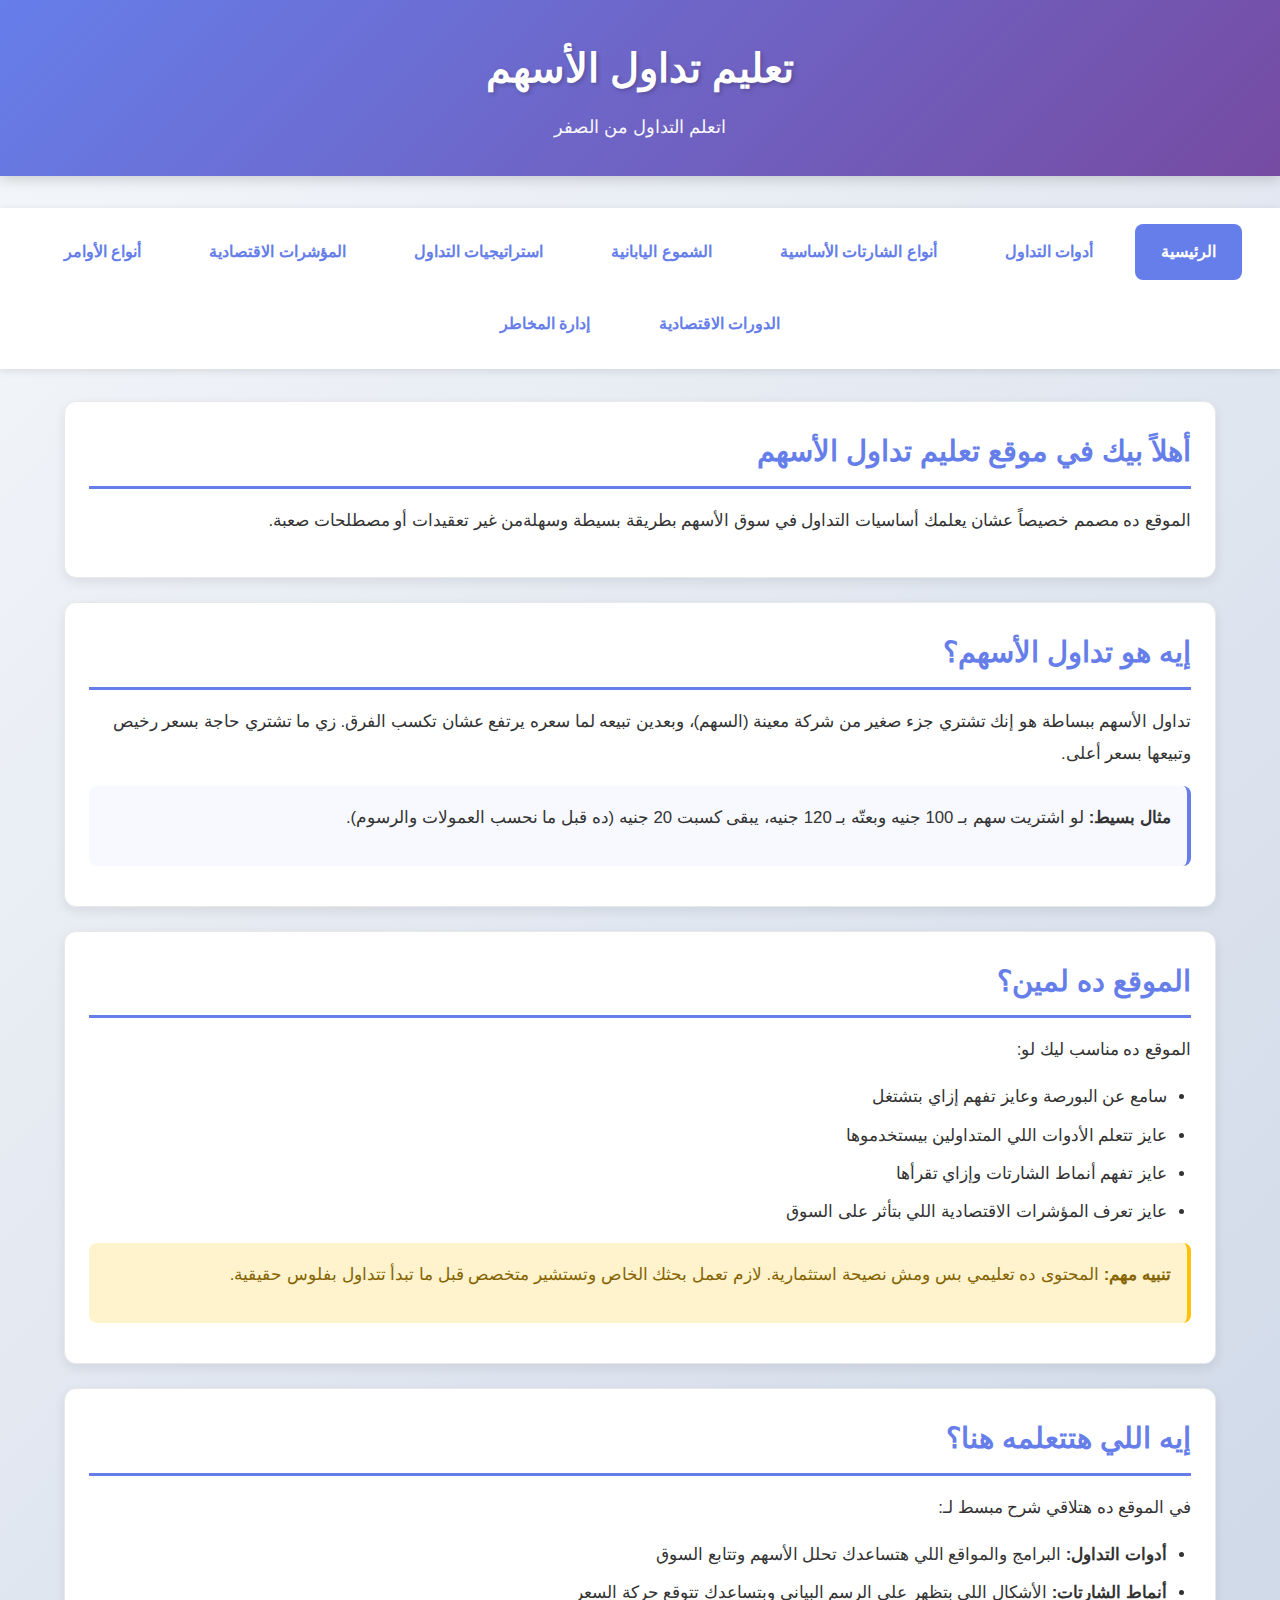
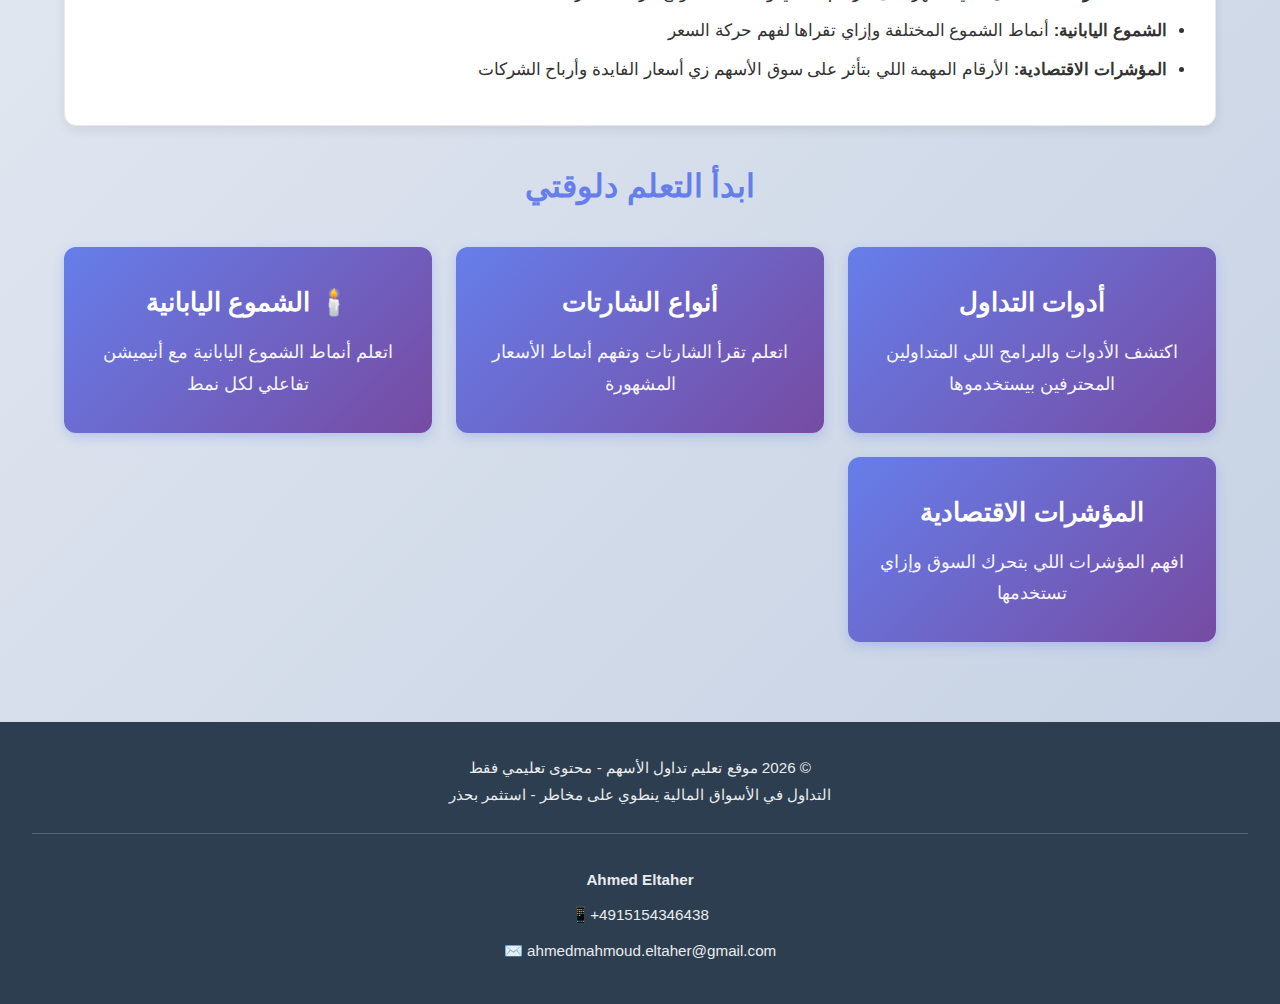
<file: index.html>
<!DOCTYPE html>
<html lang="ar" dir="rtl">
<head>
    <meta charset="UTF-8">
    <meta name="viewport" content="width=device-width, initial-scale=1.0">
    <title>تعليم تداول الأسهم - الصفحة الرئيسية</title>
    <link rel="stylesheet" href="assets/css/styles.css">
</head>
<body>
    <header>
        <h1>تعليم تداول الأسهم</h1>
        <p>اتعلم التداول من الصفر</p>
    </header>

    <nav>
      <ul>
            <li><a href="index.html"  class="active">الرئيسية</a></li>
            <li><a href="tools.html">أدوات التداول</a></li>
            <li><a href="trading-charts.html">أنواع الشارتات الأساسية</a></li>
            <li><a href="candlesticks.html">الشموع اليابانية</a></li>
            <li><a href="strategies.html">استراتيجيات التداول</a></li>
            <li><a href="indicators.html">المؤشرات الاقتصادية</a></li>           
            <li><a href="orders.html">أنواع الأوامر</a></li>
            <li><a href="cycles-hub.html">الدورات الاقتصادية</a></li>
            <li><a href="risk-management.html">إدارة المخاطر</a></li>
        </ul>
    </nav>

    <div class="container">
        <div class="card">
            <h2>أهلاً بيك في موقع تعليم تداول الأسهم</h2>
            <p>الموقع ده مصمم خصيصاً عشان يعلمك أساسيات التداول في سوق الأسهم بطريقة بسيطة وسهلةمن غير تعقيدات أو مصطلحات صعبة.</p>
        </div>

        <div class="card">
            <h2>إيه هو تداول الأسهم؟</h2>
            <p>تداول الأسهم ببساطة هو إنك تشتري جزء صغير من شركة معينة (السهم)، وبعدين تبيعه لما سعره يرتفع عشان تكسب الفرق. زي ما تشتري حاجة بسعر رخيص وتبيعها بسعر أعلى.</p>
            
            <div class="highlight-box">
                <p><strong>مثال بسيط:</strong> لو اشتريت سهم بـ 100 جنيه وبعتّه بـ 120 جنيه، يبقى كسبت 20 جنيه (ده قبل ما نحسب العمولات والرسوم).</p>
            </div>
        </div>

        <div class="card">
            <h2>الموقع ده لمين؟</h2>
            <p>الموقع ده مناسب ليك لو:</p>
            <ul>
                <li>سامع عن البورصة وعايز تفهم إزاي بتشتغل</li>
                <li>عايز تتعلم الأدوات اللي المتداولين بيستخدموها</li>
                <li>عايز تفهم أنماط الشارتات وإزاي تقرأها</li>
                <li>عايز تعرف المؤشرات الاقتصادية اللي بتأثر على السوق</li>
            </ul>
            
            <div class="note-box">
                <p><strong>تنبيه مهم:</strong> المحتوى ده تعليمي بس ومش نصيحة استثمارية. لازم تعمل بحثك الخاص وتستشير متخصص قبل ما تبدأ تتداول بفلوس حقيقية.</p>
            </div>
        </div>

        <div class="card">
            <h2>إيه اللي هتتعلمه هنا؟</h2>
            <p>في الموقع ده هتلاقي شرح مبسط لـ:</p>
            <ul>
                <li><strong>أدوات التداول:</strong> البرامج والمواقع اللي هتساعدك تحلل الأسهم وتتابع السوق</li>
                <li><strong>أنماط الشارتات:</strong> الأشكال اللي بتظهر على الرسم البياني وبتساعدك تتوقع حركة السعر</li>
                <li><strong>الشموع اليابانية:</strong> أنماط الشموع المختلفة وإزاي تقراها لفهم حركة السعر</li>
                <li><strong>المؤشرات الاقتصادية:</strong> الأرقام المهمة اللي بتأثر على سوق الأسهم زي أسعار الفايدة وأرباح الشركات</li>
            </ul>
        </div>

        <h2 style="text-align: center; color: #667eea; margin: 2rem 0 1rem 0; font-size: 2rem;">ابدأ التعلم دلوقتي</h2>
        
        <div class="nav-cards">
            <a href="tools.html" class="nav-card">
                <h3>أدوات التداول</h3>
                <p>اكتشف الأدوات والبرامج اللي المتداولين المحترفين بيستخدموها</p>
            </a>

            <a href="trading-charts.html" class="nav-card">
                <h3>أنواع الشارتات</h3>
                <p>اتعلم تقرأ الشارتات وتفهم أنماط الأسعار المشهورة</p>
            </a>

            <a href="candlesticks.html" class="nav-card">
                <h3>🕯️ الشموع اليابانية</h3>
                <p>اتعلم أنماط الشموع اليابانية مع أنيميشن تفاعلي لكل نمط</p>
            </a>

            <a href="indicators.html" class="nav-card">
                <h3>المؤشرات الاقتصادية</h3>
                <p>افهم المؤشرات اللي بتحرك السوق وإزاي تستخدمها</p>
            </a>
        </div>
    </div>

    <footer>
        <p>© 2026 موقع تعليم تداول الأسهم - محتوى تعليمي فقط</p>
        <p>التداول في الأسواق المالية ينطوي على مخاطر - استثمر بحذر</p>
        <div style="margin-top: 1.5rem; padding-top: 1.5rem; border-top: 1px solid rgba(255,255,255,0.2);">
            <p style="margin: 0.5rem 0;"><strong>Ahmed Eltaher</strong></p>
            <p style="margin: 0.5rem 0;">
                <a href="https://wa.me/+4915154346438" target="_blank" style="color: white; text-decoration: none;">
                    4915154346438+📱
                </a>
            </p>
            <p style="margin: 0.5rem 0;">
                <a href="mailto:ahmedmahmoud.eltaher@gmail.com" style="color: white; text-decoration: none;">
                    ahmedmahmoud.eltaher@gmail.com ✉️
                </a>
            </p>
        </div>
    </footer>

    <script src="assets/js/main.js"></script>
</body>
</html>
</file>
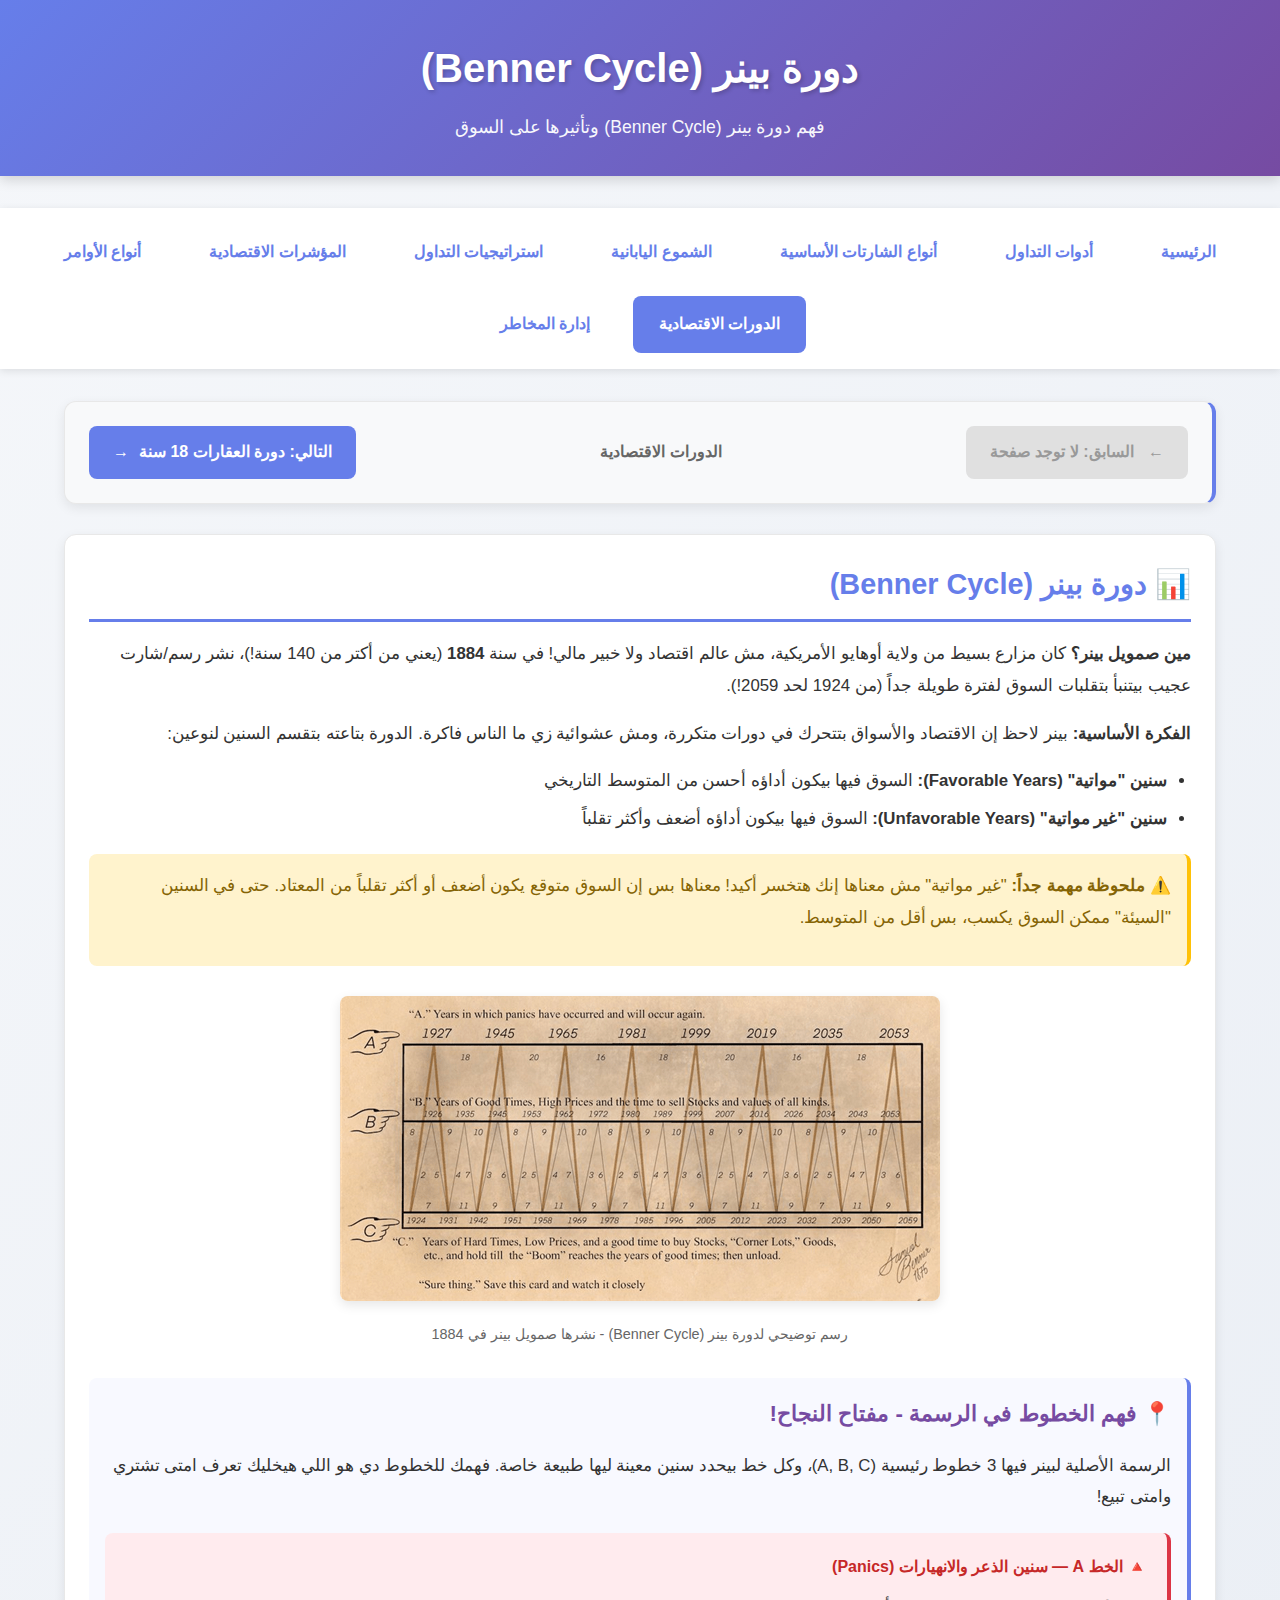
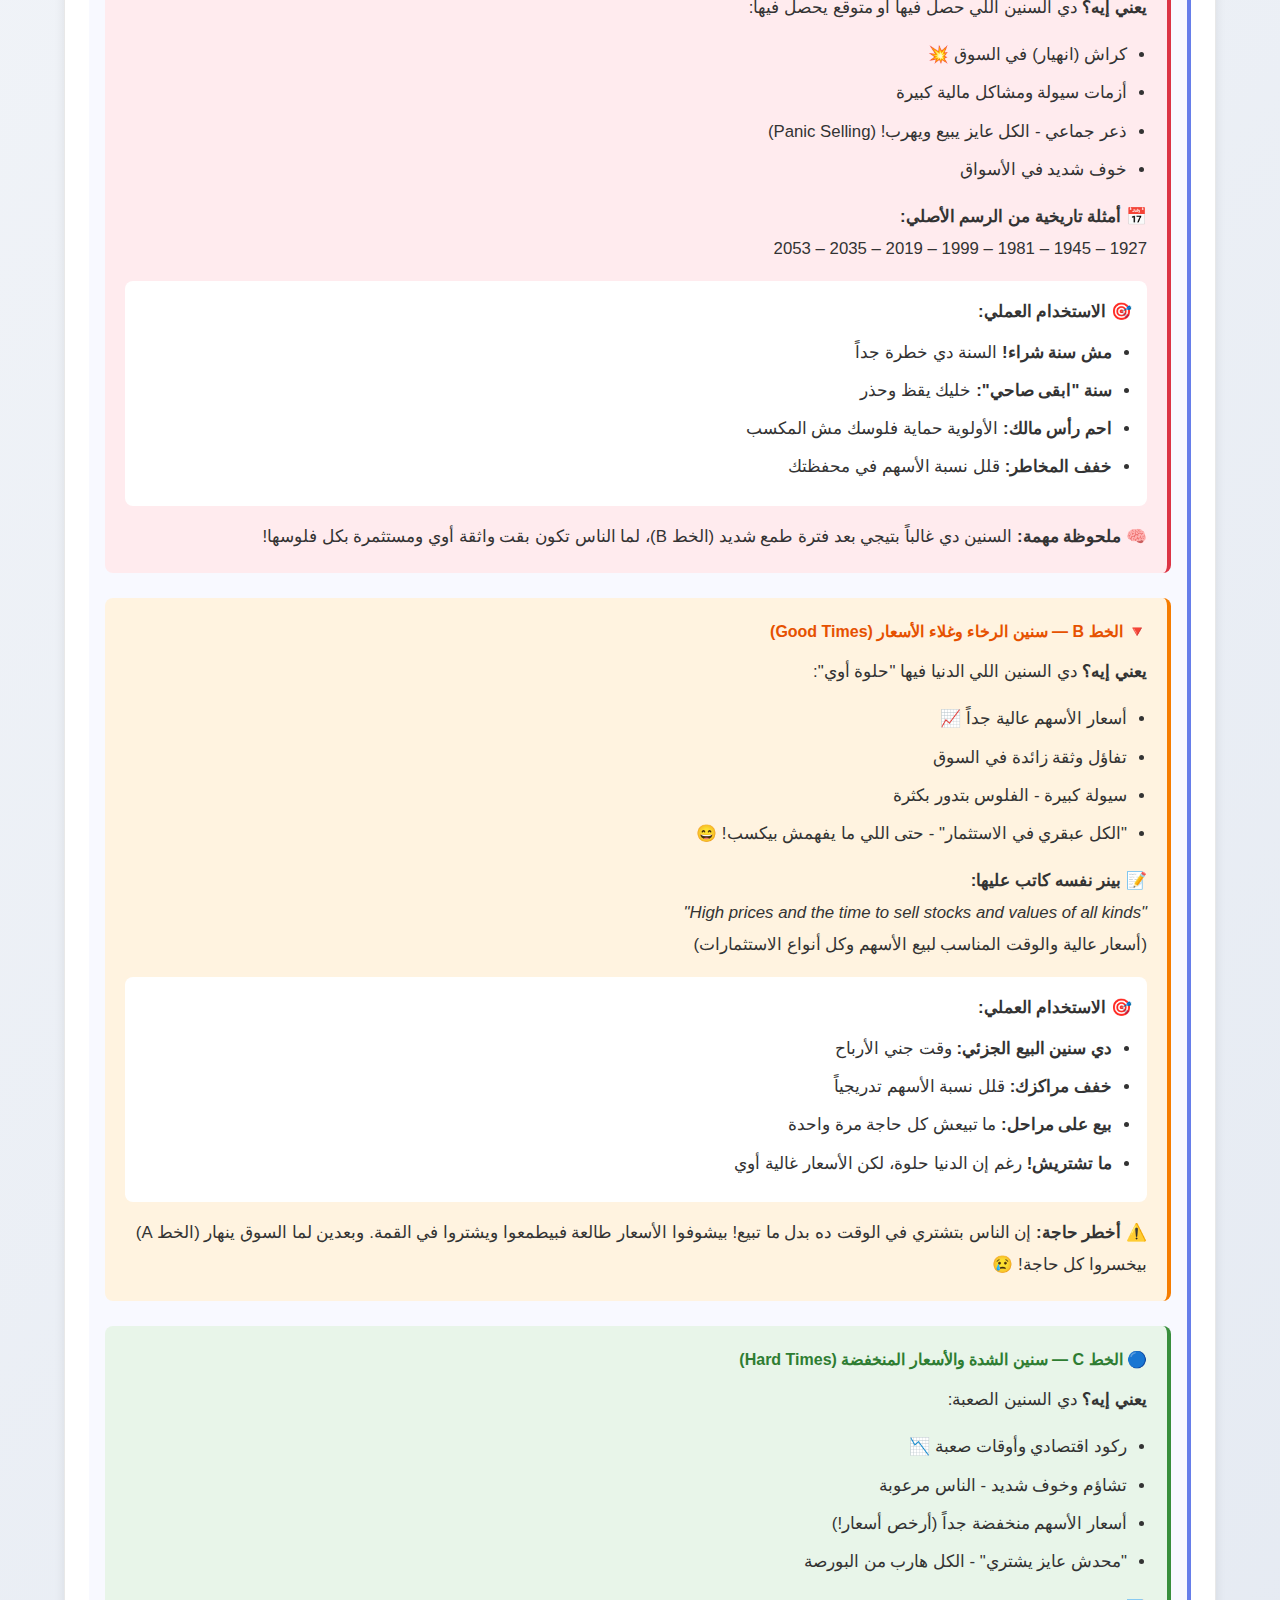
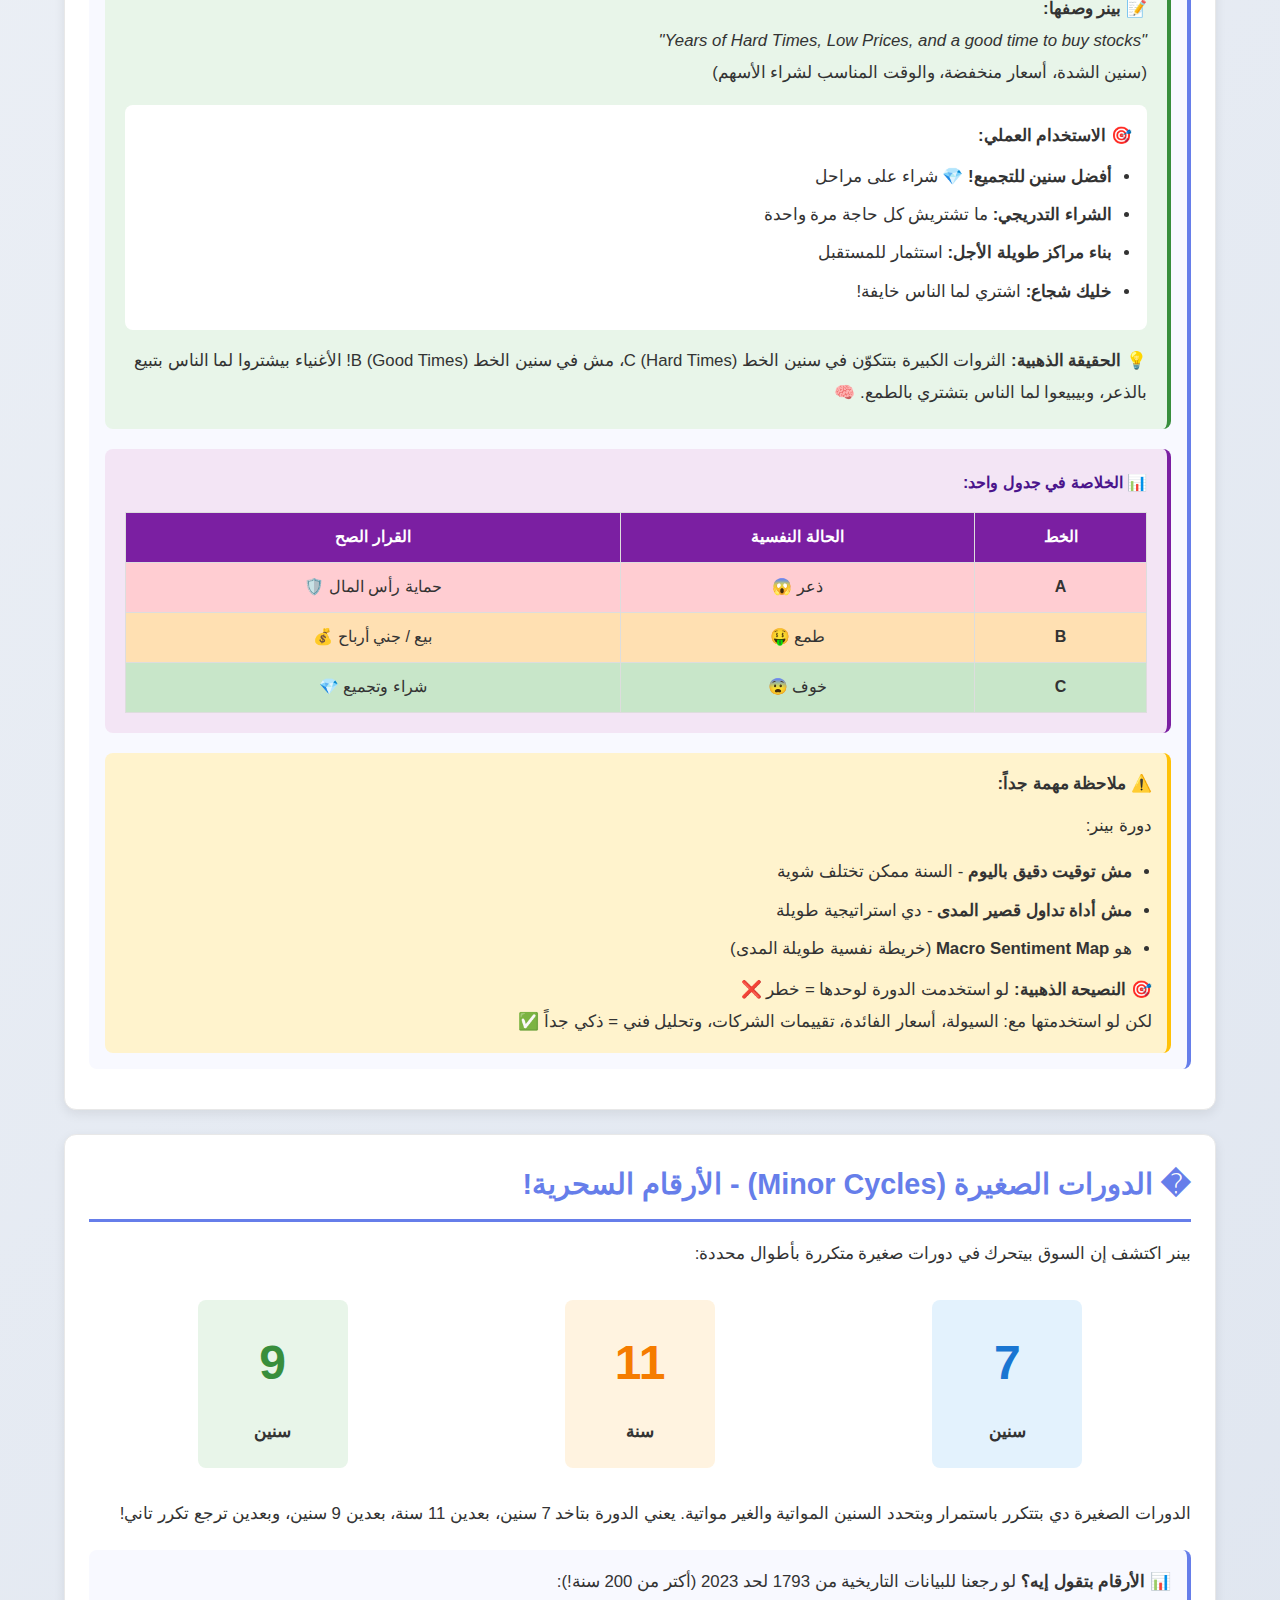
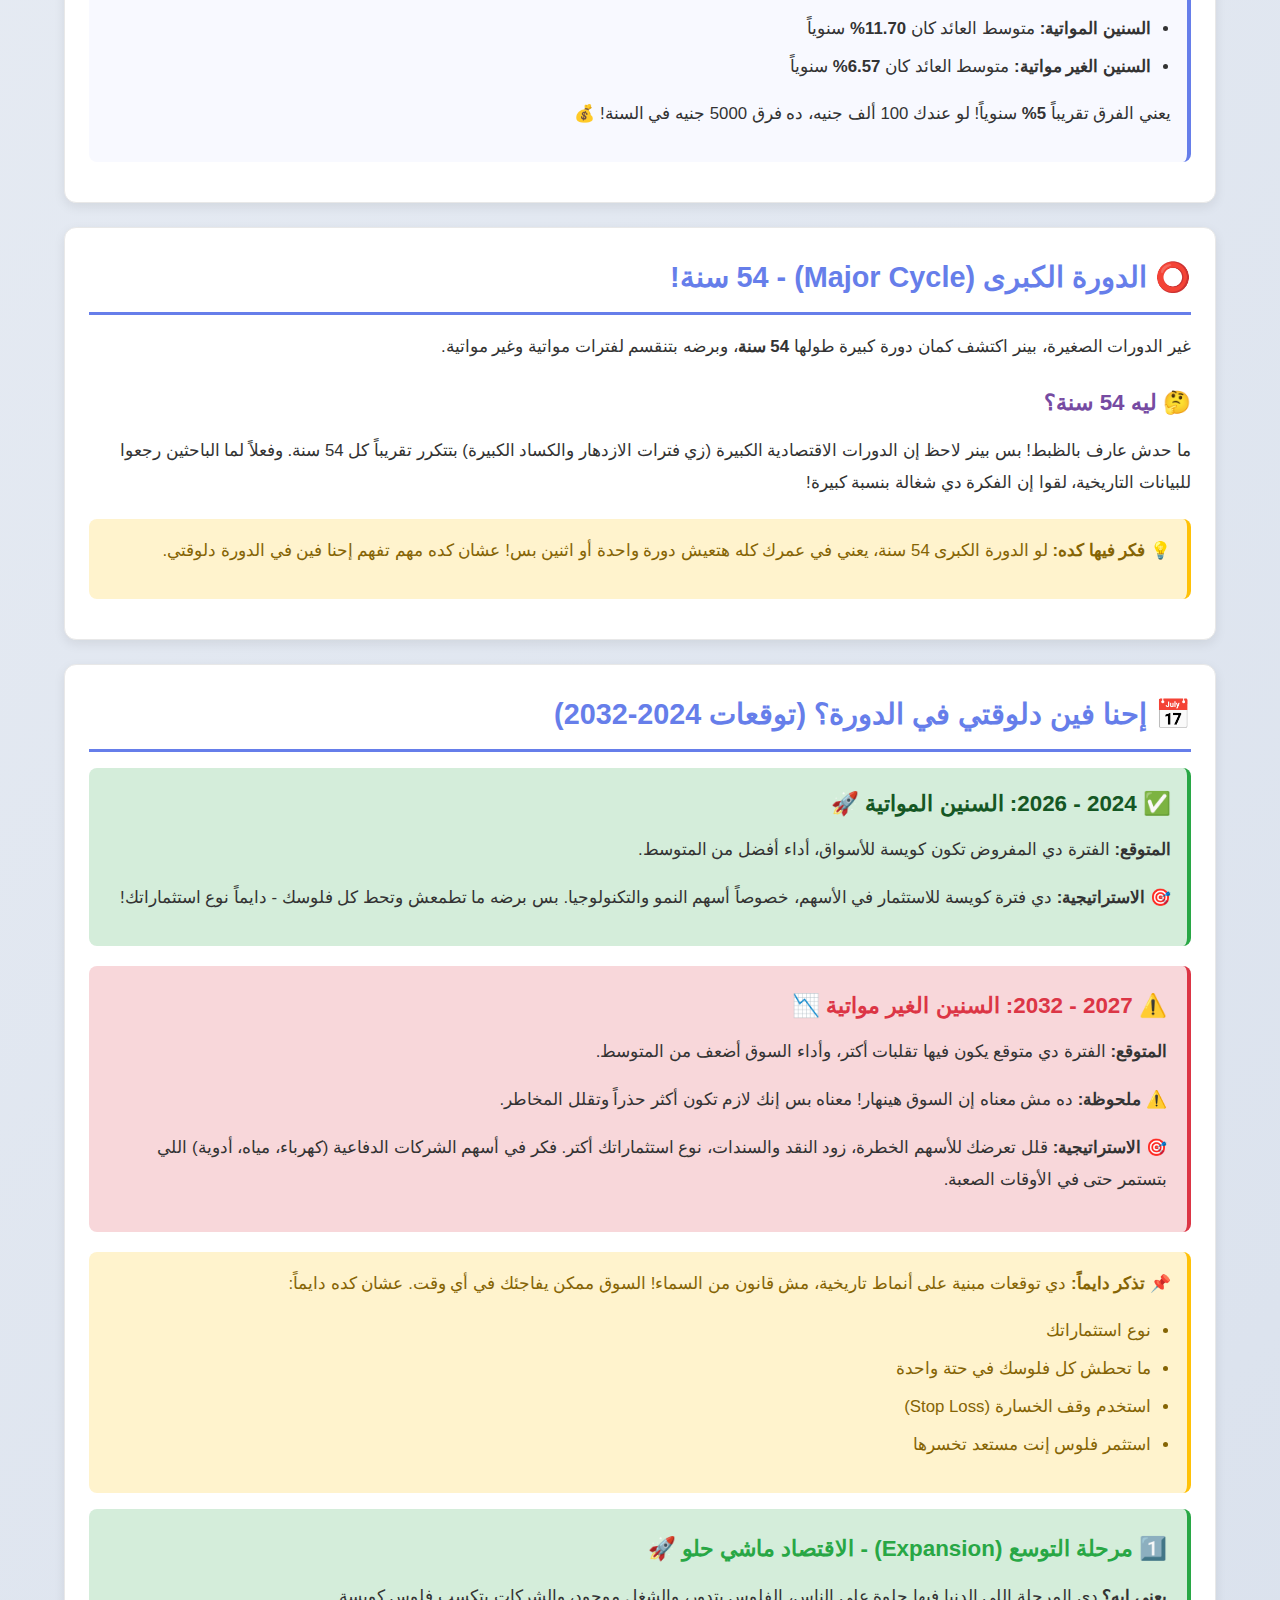
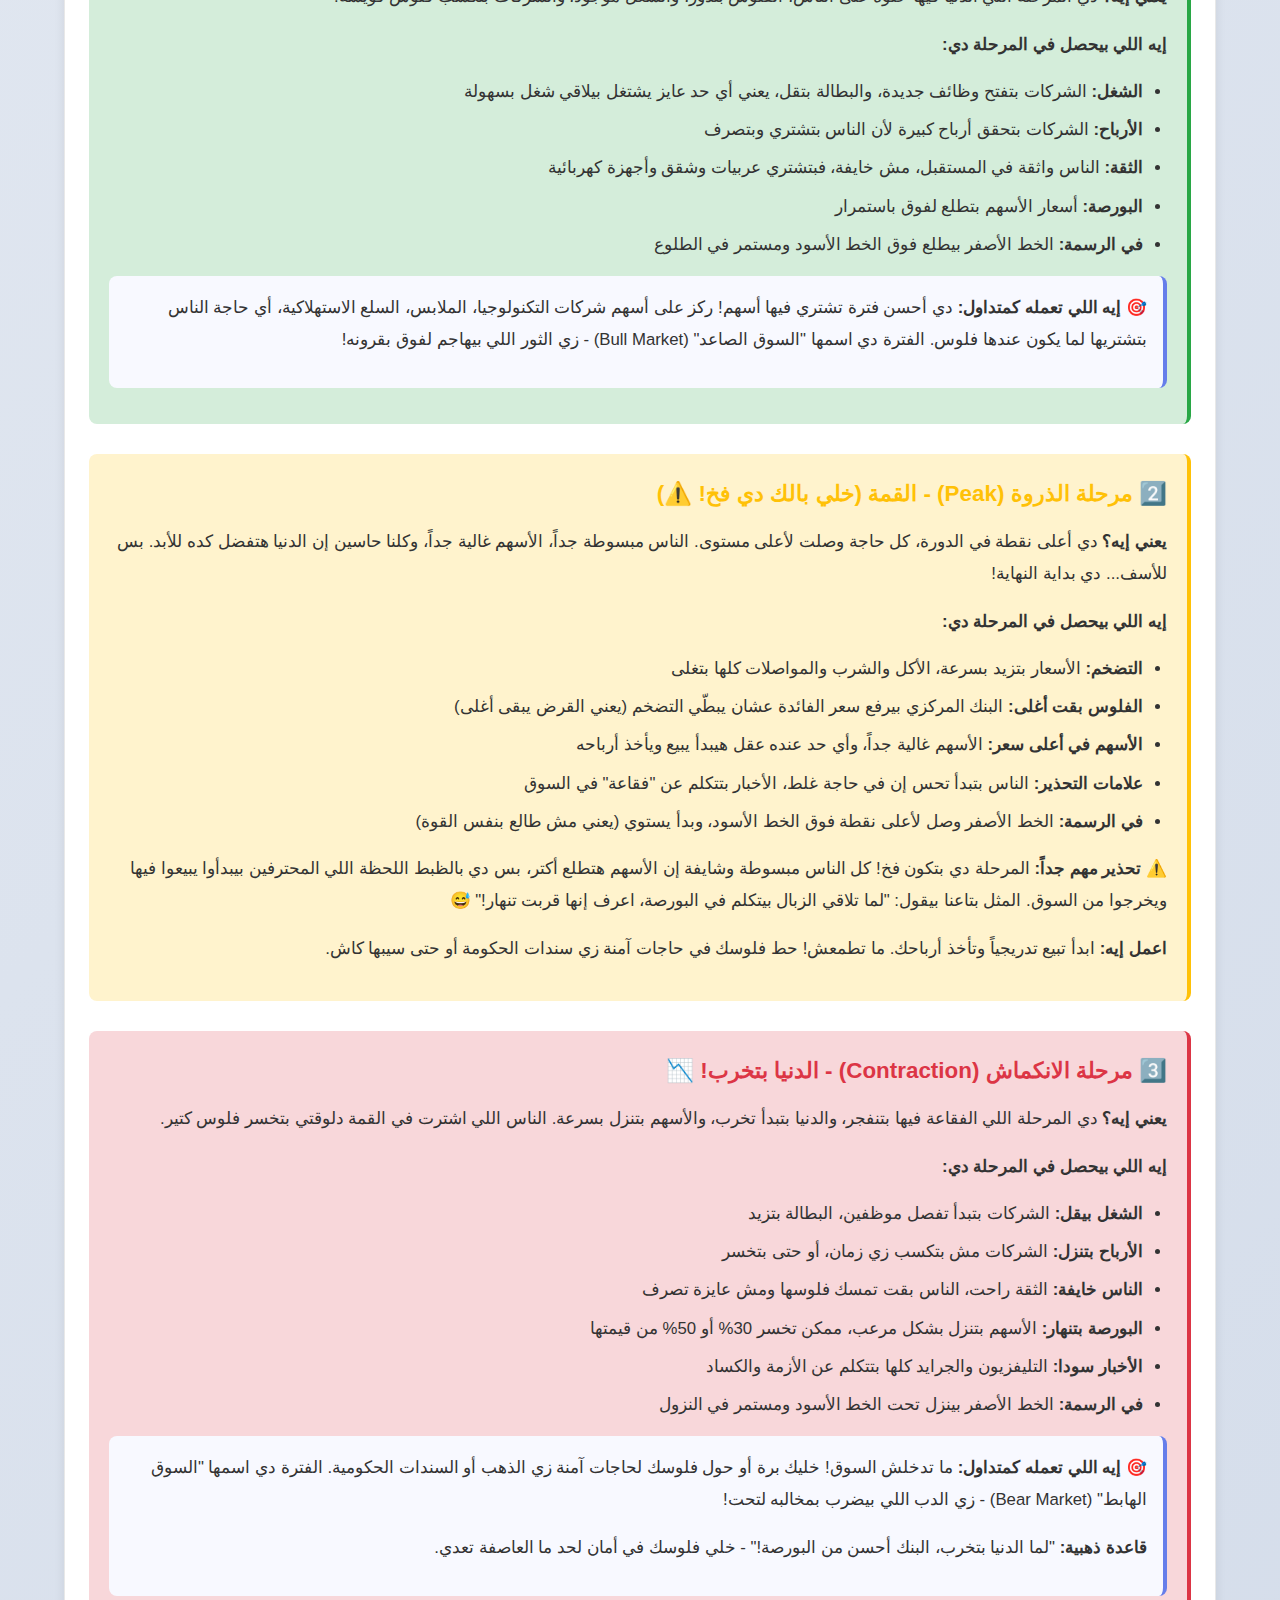
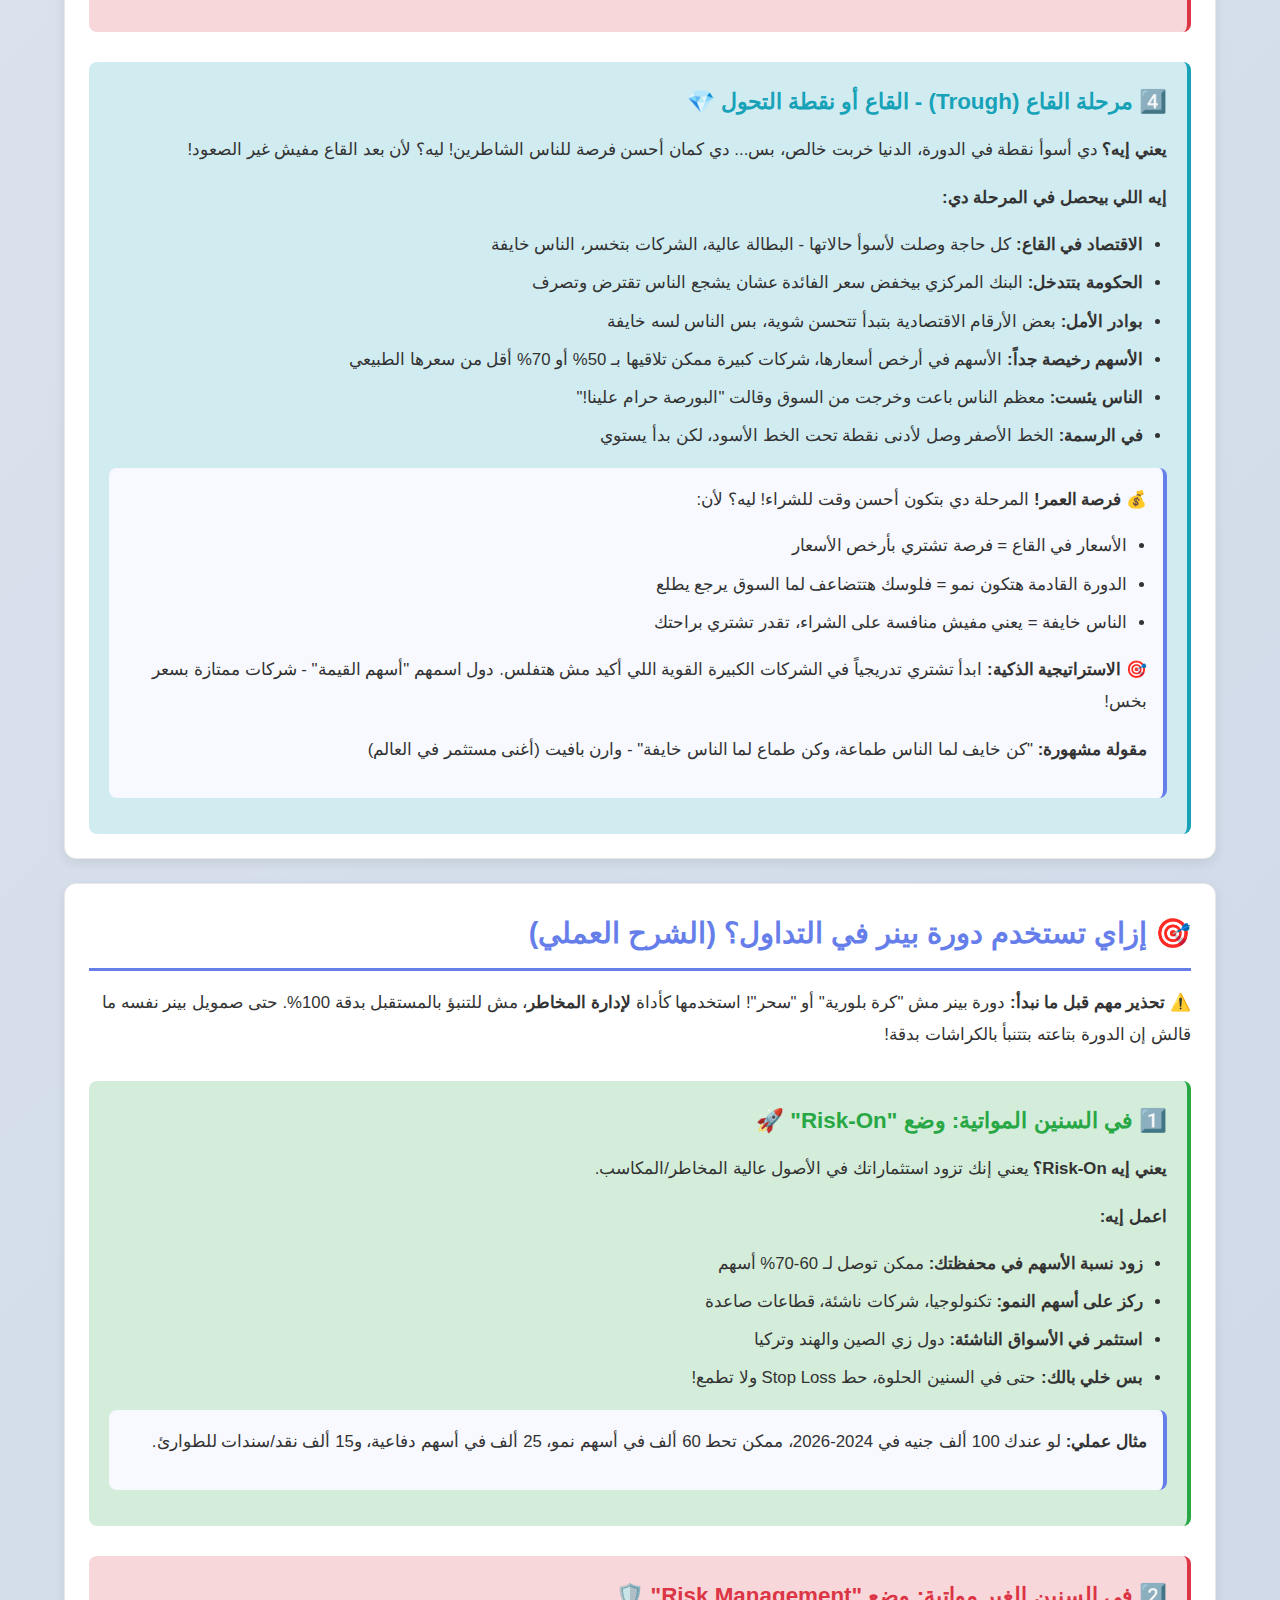
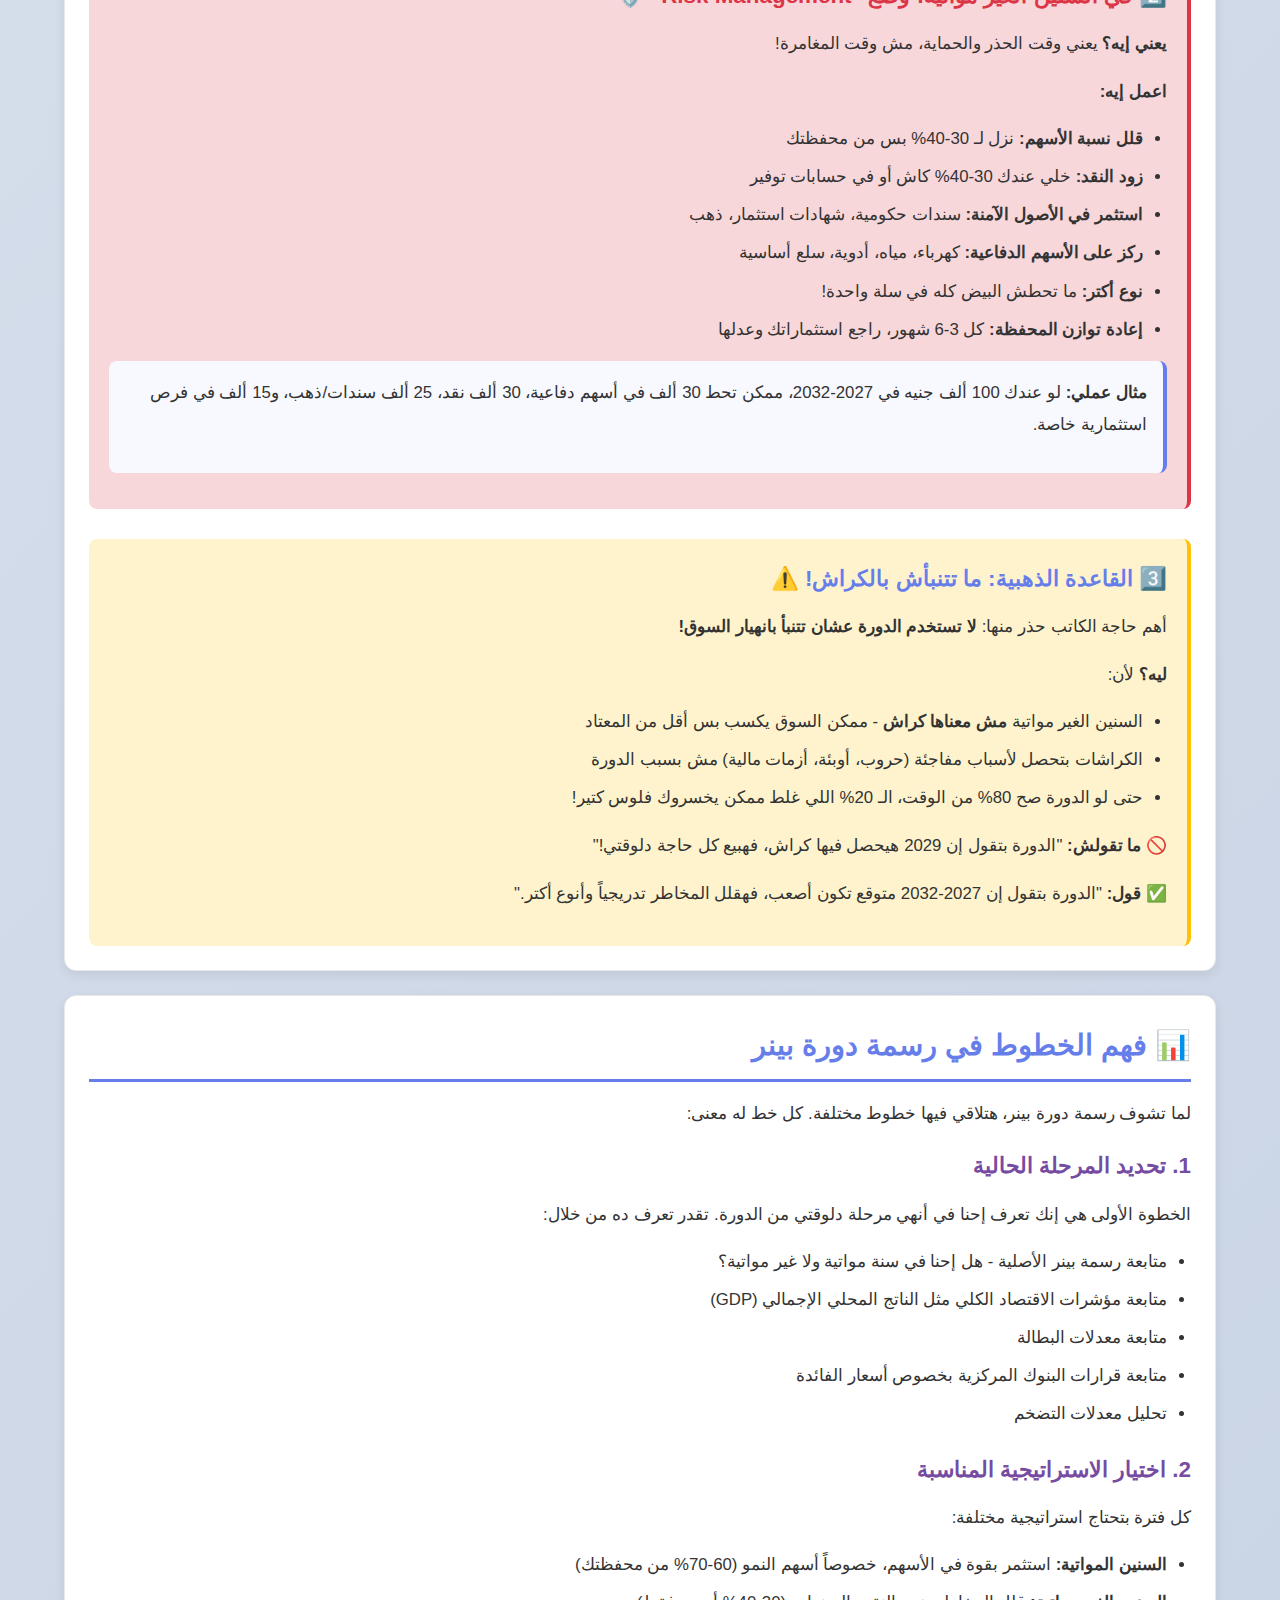
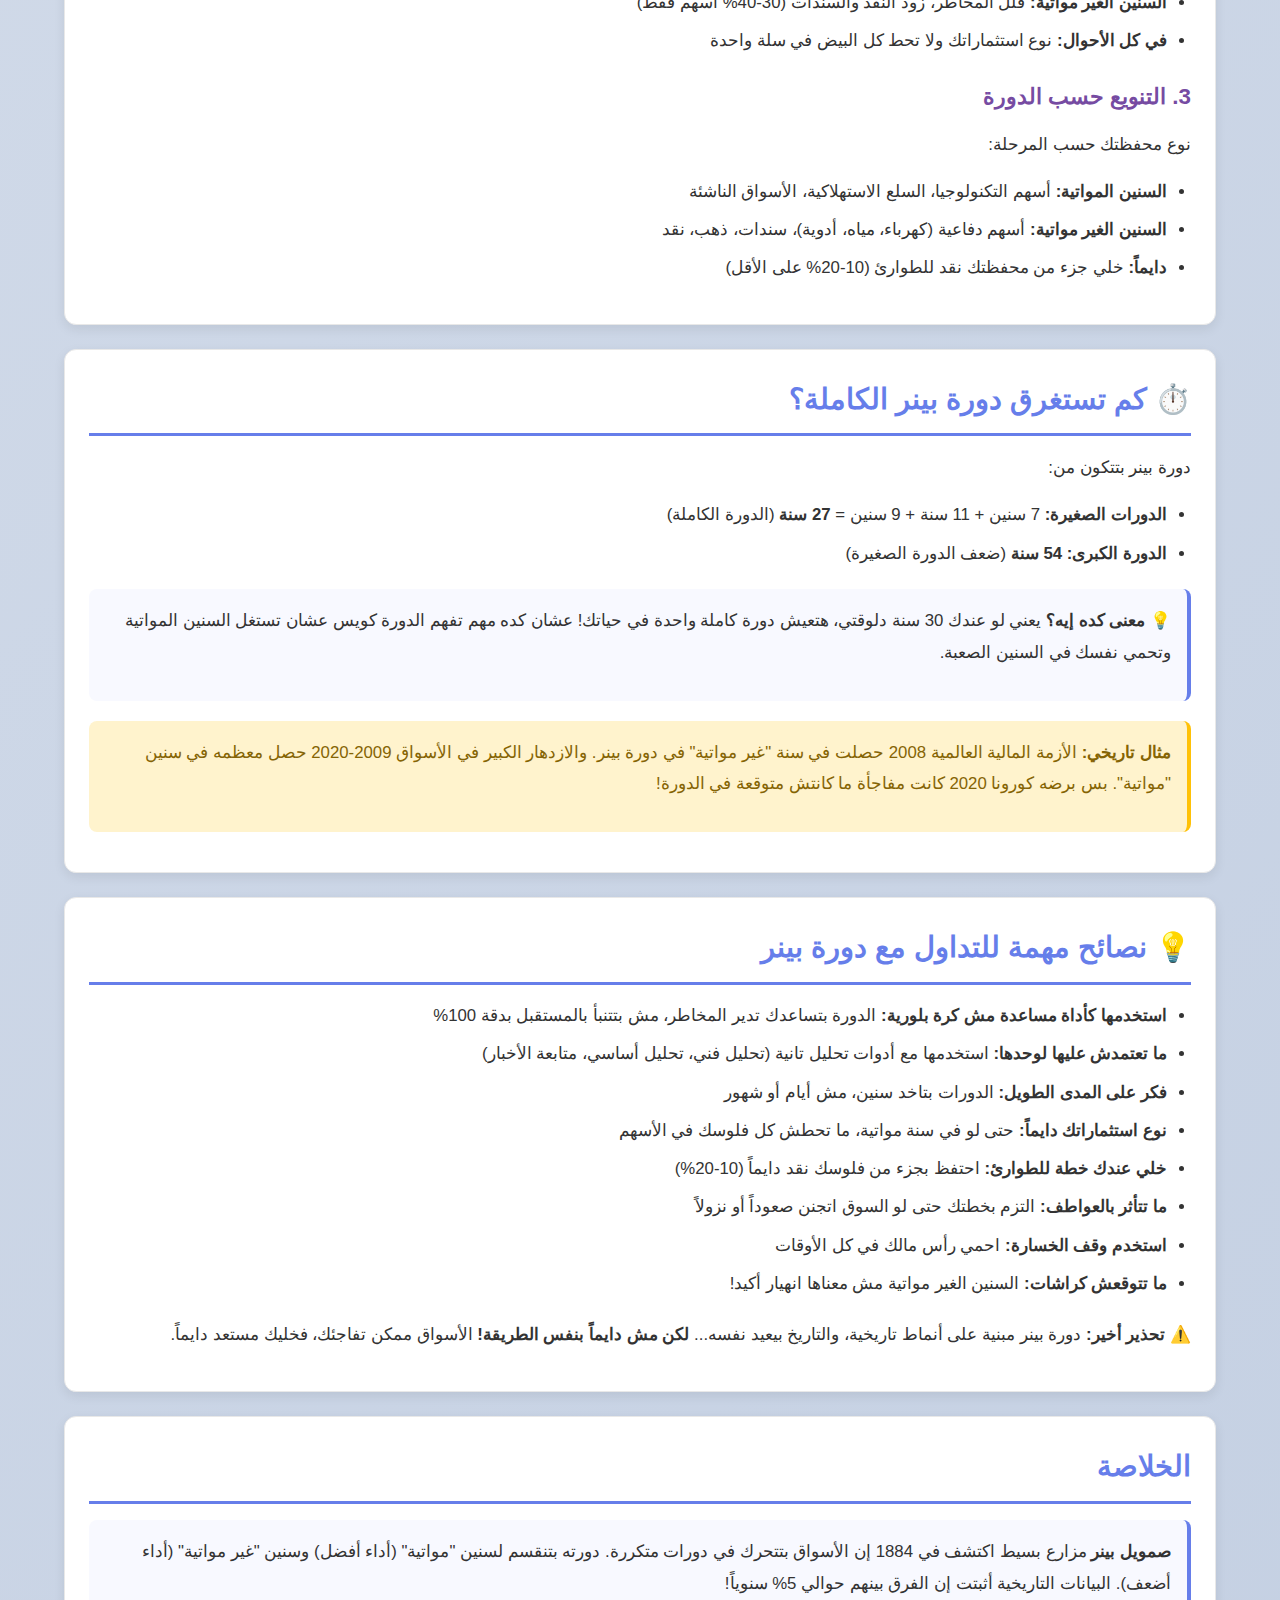
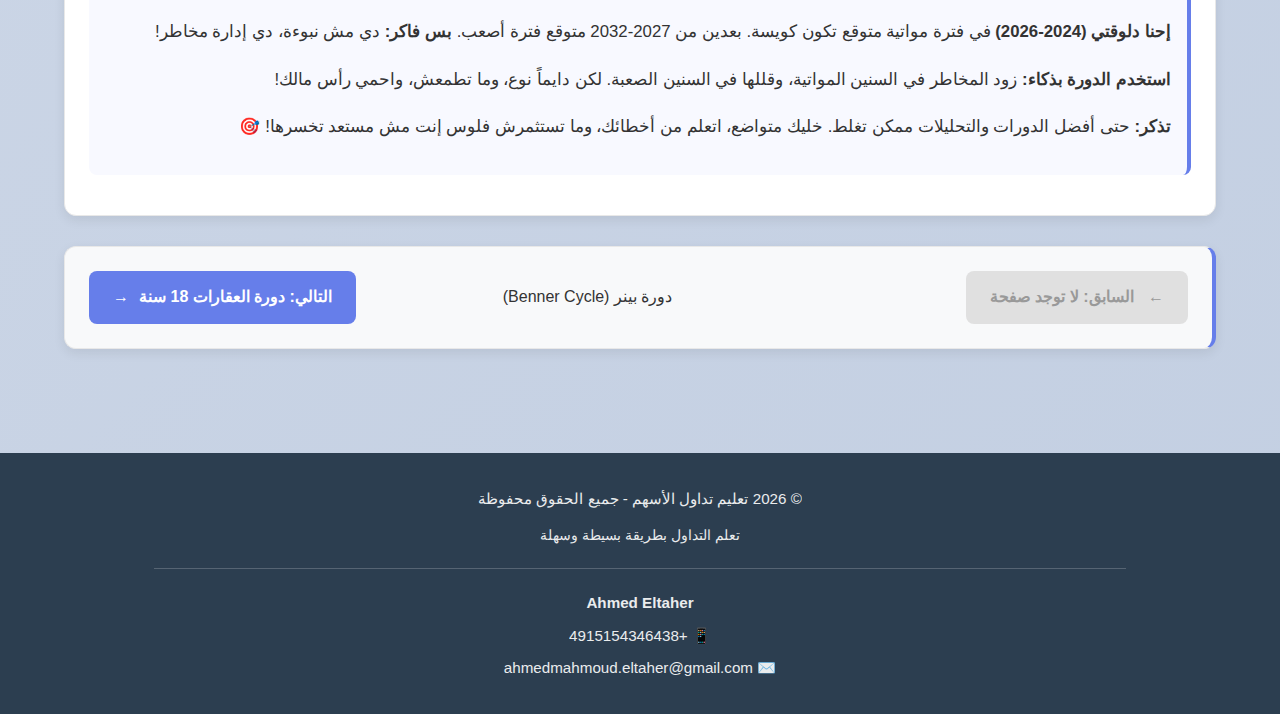
<file: Banner-cycles.html>
<!DOCTYPE html>
<html lang="ar" dir="rtl">
<head>
    <meta charset="UTF-8">
    <meta name="viewport" content="width=device-width, initial-scale=1.0">
    <title>الدورات الاقتصادية - دورة بينر (Benner Cycle)</title>
    <link rel="stylesheet" href="assets/css/styles.css">
</head>
<body>
    <header>
        <h1>دورة بينر (Benner Cycle)</h1>
        <p>فهم دورة بينر (Benner Cycle) وتأثيرها على السوق</p>
    </header>

    <nav>
        <ul>
            <li><a href="index.html">الرئيسية</a></li>
            <li><a href="tools.html">أدوات التداول</a></li>
            <li><a href="trading-charts.html">أنواع الشارتات الأساسية</a></li>
            <li><a href="candlesticks.html">الشموع اليابانية</a></li>
            <li><a href="strategies.html">استراتيجيات التداول</a></li>
            <li><a href="indicators.html">المؤشرات الاقتصادية</a></li>
            <li><a href="orders.html">أنواع الأوامر</a></li>
            <li><a href="economic-cycles.html" class="active">الدورات الاقتصادية</a></li>             
            <li><a href="risk-management.html">إدارة المخاطر</a></li>
        </ul>
    </nav>

    <div class="container">
        <!-- Navigation -->
        <div class="card" style="background: #f8f9fa; border-right: 4px solid #667eea; margin-bottom: 30px;">
            <div style="display: flex; justify-content: space-between; align-items: center; flex-wrap: wrap; gap: 15px;">
                <div style="padding: 12px 24px; background: #e0e0e0; color: #999; border-radius: 8px; font-weight: bold; cursor: not-allowed;">
                    <span style="margin-left: 10px;">←</span>
                    السابق: لا توجد صفحة
                </div>
                <span style="color: #666; font-weight: bold;">الدورات الاقتصادية</span>
                <a href="real-estate-cycle.html" style="display: inline-flex; align-items: center; padding: 12px 24px; background: #667eea; color: white; text-decoration: none; border-radius: 8px; font-weight: bold; transition: background 0.3s;">
                    التالي: دورة العقارات 18 سنة
                    <span style="margin-right: 10px;">→</span>
                </a>
            </div>
        </div>

        <div class="card">
            <h2>📊 دورة بينر (Benner Cycle)</h2>
            <p><strong>مين صمويل بينر؟</strong> كان مزارع بسيط من ولاية أوهايو الأمريكية، مش عالم اقتصاد ولا خبير مالي! في سنة <strong>1884</strong> (يعني من أكتر من 140 سنة!)، نشر رسم/شارت عجيب بيتنبأ بتقلبات السوق لفترة طويلة جداً (من 1924 لحد 2059!).</p>
            
            <p style="margin-top: 15px;"><strong>الفكرة الأساسية:</strong> بينر لاحظ إن الاقتصاد والأسواق بتتحرك في دورات متكررة، ومش عشوائية زي ما الناس فاكرة. الدورة بتاعته بتقسم السنين لنوعين:</p>
            <ul>
                <li><strong>سنين "مواتية" (Favorable Years):</strong> السوق فيها بيكون أداؤه أحسن من المتوسط التاريخي</li>
                <li><strong>سنين "غير مواتية" (Unfavorable Years):</strong> السوق فيها بيكون أداؤه أضعف وأكثر تقلباً</li>
            </ul>

            <div class="note-box" style="margin-top: 20px;">
                <p><strong>⚠️ ملحوظة مهمة جداً:</strong> "غير مواتية" مش معناها إنك هتخسر أكيد! معناها بس إن السوق متوقع يكون أضعف أو أكثر تقلباً من المعتاد. حتى في السنين "السيئة" ممكن السوق يكسب، بس أقل من المتوسط.</p>
            </div>
            
            <div class="image-container" style="text-align: center; margin: 30px 0;">
                <img src="resources/Banner cycle.png" alt="دورة بينر الاقتصادية" style="max-width: 100%; height: auto; border-radius: 8px; box-shadow: 0 4px 12px rgba(0,0,0,0.1); margin: 20px auto; display: block;">
                <p style="text-align: center; color: #666; font-size: 0.9rem; margin-top: 10px;">رسم توضيحي لدورة بينر (Benner Cycle) - نشرها صمويل بينر في 1884</p>
            </div>

            <div class="highlight-box" style="margin-top: 30px;">
                <h3 style="margin-bottom: 15px;">📍 فهم الخطوط في الرسمة - مفتاح النجاح!</h3>
                
                <p style="margin-bottom: 20px;">الرسمة الأصلية لبينر فيها 3 خطوط رئيسية (A, B, C)، وكل خط بيحدد سنين معينة ليها طبيعة خاصة. فهمك للخطوط دي هو اللي هيخليك تعرف امتى تشتري وامتى تبيع!</p>

                <div style="margin-bottom: 25px; padding: 20px; background: #ffebee; border-radius: 8px; border-right: 4px solid #dc3545;">
                    <h4 style="color: #c62828; margin-bottom: 10px;">🔺 الخط A — سنين الذعر والانهيارات (Panics)</h4>
                    <p><strong>يعني إيه؟</strong> دي السنين اللي حصل فيها أو متوقع يحصل فيها:</p>
                    <ul style="margin-top: 10px; margin-right: 20px;">
                        <li>كراش (انهيار) في السوق 💥</li>
                        <li>أزمات سيولة ومشاكل مالية كبيرة</li>
                        <li>ذعر جماعي - الكل عايز يبيع ويهرب! (Panic Selling)</li>
                        <li>خوف شديد في الأسواق</li>
                    </ul>
                    
                    <p style="margin-top: 15px;"><strong>📅 أمثلة تاريخية من الرسم الأصلي:</strong><br>
                    1927 – 1945 – 1981 – 1999 – 2019 – 2035 – 2053</p>
                    
                    <div style="background: #fff; padding: 15px; border-radius: 8px; margin-top: 15px;">
                        <p style="margin: 0;"><strong>🎯 الاستخدام العملي:</strong></p>
                        <ul style="margin-top: 10px; margin-right: 20px; margin-bottom: 0;">
                            <li><strong>مش سنة شراء!</strong> السنة دي خطرة جداً</li>
                            <li><strong>سنة "ابقى صاحي":</strong> خليك يقظ وحذر</li>
                            <li><strong>احم رأس مالك:</strong> الأولوية حماية فلوسك مش المكسب</li>
                            <li><strong>خفف المخاطر:</strong> قلل نسبة الأسهم في محفظتك</li>
                        </ul>
                    </div>
                    
                    <p style="margin-top: 15px; margin-bottom: 0;"><strong>🧠 ملحوظة مهمة:</strong> السنين دي غالباً بتيجي بعد فترة طمع شديد (الخط B)، لما الناس تكون بقت واثقة أوي ومستثمرة بكل فلوسها!</p>
                </div>

                <div style="margin-bottom: 25px; padding: 20px; background: #fff3e0; border-radius: 8px; border-right: 4px solid #f57c00;">
                    <h4 style="color: #e65100; margin-bottom: 10px;">🔻 الخط B — سنين الرخاء وغلاء الأسعار (Good Times)</h4>
                    <p><strong>يعني إيه؟</strong> دي السنين اللي الدنيا فيها "حلوة أوي":</p>
                    <ul style="margin-top: 10px; margin-right: 20px;">
                        <li>أسعار الأسهم عالية جداً 📈</li>
                        <li>تفاؤل وثقة زائدة في السوق</li>
                        <li>سيولة كبيرة - الفلوس بتدور بكثرة</li>
                        <li>"الكل عبقري في الاستثمار" - حتى اللي ما يفهمش بيكسب! 😄</li>
                    </ul>
                    
                    <p style="margin-top: 15px;"><strong>📝 بينر نفسه كاتب عليها:</strong><br>
                    <em>"High prices and the time to sell stocks and values of all kinds"</em><br>
                    (أسعار عالية والوقت المناسب لبيع الأسهم وكل أنواع الاستثمارات)</p>
                    
                    <div style="background: #fff; padding: 15px; border-radius: 8px; margin-top: 15px;">
                        <p style="margin: 0;"><strong>🎯 الاستخدام العملي:</strong></p>
                        <ul style="margin-top: 10px; margin-right: 20px; margin-bottom: 0;">
                            <li><strong>دي سنين البيع الجزئي:</strong> وقت جني الأرباح</li>
                            <li><strong>خفف مراكزك:</strong> قلل نسبة الأسهم تدريجياً</li>
                            <li><strong>بيع على مراحل:</strong> ما تبيعش كل حاجة مرة واحدة</li>
                            <li><strong>ما تشتريش!</strong> رغم إن الدنيا حلوة، لكن الأسعار غالية أوي</li>
                        </ul>
                    </div>
                    
                    <p style="margin-top: 15px; margin-bottom: 0;"><strong>⚠️ أخطر حاجة:</strong> إن الناس بتشتري في الوقت ده بدل ما تبيع! بيشوفوا الأسعار طالعة فبيطمعوا ويشتروا في القمة. وبعدين لما السوق ينهار (الخط A) بيخسروا كل حاجة! 😢</p>
                </div>

                <div style="margin-bottom: 20px; padding: 20px; background: #e8f5e9; border-radius: 8px; border-right: 4px solid #388e3c;">
                    <h4 style="color: #2e7d32; margin-bottom: 10px;">🔵 الخط C — سنين الشدة والأسعار المنخفضة (Hard Times)</h4>
                    <p><strong>يعني إيه؟</strong> دي السنين الصعبة:</p>
                    <ul style="margin-top: 10px; margin-right: 20px;">
                        <li>ركود اقتصادي وأوقات صعبة 📉</li>
                        <li>تشاؤم وخوف شديد - الناس مرعوبة</li>
                        <li>أسعار الأسهم منخفضة جداً (أرخص أسعار!)</li>
                        <li>"محدش عايز يشتري" - الكل هارب من البورصة</li>
                    </ul>
                    
                    <p style="margin-top: 15px;"><strong>📝 بينر وصفها:</strong><br>
                    <em>"Years of Hard Times, Low Prices, and a good time to buy stocks"</em><br>
                    (سنين الشدة، أسعار منخفضة، والوقت المناسب لشراء الأسهم)</p>
                    
                    <div style="background: #fff; padding: 15px; border-radius: 8px; margin-top: 15px;">
                        <p style="margin: 0;"><strong>🎯 الاستخدام العملي:</strong></p>
                        <ul style="margin-top: 10px; margin-right: 20px; margin-bottom: 0;">
                            <li><strong>أفضل سنين للتجميع! 💎</strong> شراء على مراحل</li>
                            <li><strong>الشراء التدريجي:</strong> ما تشتريش كل حاجة مرة واحدة</li>
                            <li><strong>بناء مراكز طويلة الأجل:</strong> استثمار للمستقبل</li>
                            <li><strong>خليك شجاع:</strong> اشتري لما الناس خايفة!</li>
                        </ul>
                    </div>
                    
                    <p style="margin-top: 15px; margin-bottom: 0;"><strong>💡 الحقيقة الذهبية:</strong> الثروات الكبيرة بتتكوّن في سنين الخط C (Hard Times)، مش في سنين الخط B (Good Times)! الأغنياء بيشتروا لما الناس بتبيع بالذعر، وبيبيعوا لما الناس بتشتري بالطمع. 🧠</p>
                </div>

                <div style="background: #f3e5f5; padding: 20px; border-radius: 8px; border-right: 4px solid #7b1fa2;">
                    <h4 style="color: #4a148c; margin-bottom: 15px;">📊 الخلاصة في جدول واحد:</h4>
                    <table style="width: 100%; border-collapse: collapse; margin-top: 10px;">
                        <thead>
                            <tr style="background: #7b1fa2; color: white;">
                                <th style="padding: 10px; text-align: center; border: 1px solid #ddd;">الخط</th>
                                <th style="padding: 10px; text-align: center; border: 1px solid #ddd;">الحالة النفسية</th>
                                <th style="padding: 10px; text-align: center; border: 1px solid #ddd;">القرار الصح</th>
                            </tr>
                        </thead>
                        <tbody>
                            <tr style="background: #ffcdd2;">
                                <td style="padding: 10px; text-align: center; border: 1px solid #ddd; font-weight: bold;">A</td>
                                <td style="padding: 10px; text-align: center; border: 1px solid #ddd;">ذعر 😱</td>
                                <td style="padding: 10px; text-align: center; border: 1px solid #ddd;">حماية رأس المال 🛡️</td>
                            </tr>
                            <tr style="background: #ffe0b2;">
                                <td style="padding: 10px; text-align: center; border: 1px solid #ddd; font-weight: bold;">B</td>
                                <td style="padding: 10px; text-align: center; border: 1px solid #ddd;">طمع 🤑</td>
                                <td style="padding: 10px; text-align: center; border: 1px solid #ddd;">بيع / جني أرباح 💰</td>
                            </tr>
                            <tr style="background: #c8e6c9;">
                                <td style="padding: 10px; text-align: center; border: 1px solid #ddd; font-weight: bold;">C</td>
                                <td style="padding: 10px; text-align: center; border: 1px solid #ddd;">خوف 😨</td>
                                <td style="padding: 10px; text-align: center; border: 1px solid #ddd;">شراء وتجميع 💎</td>
                            </tr>
                        </tbody>
                    </table>
                </div>

                <div style="background: #fff3cd; padding: 15px; border-radius: 8px; border-right: 4px solid #ffc107; margin-top: 20px;">
                    <p style="margin: 0;"><strong>⚠️ ملاحظة مهمة جداً:</strong></p>
                    <p style="margin-top: 10px;">دورة بينر:</p>
                    <ul style="margin-top: 5px; margin-right: 20px; margin-bottom: 10px;">
                        <li><strong>مش توقيت دقيق باليوم</strong> - السنة ممكن تختلف شوية</li>
                        <li><strong>مش أداة تداول قصير المدى</strong> - دي استراتيجية طويلة</li>
                        <li>هو <strong>Macro Sentiment Map</strong> (خريطة نفسية طويلة المدى)</li>
                    </ul>
                    <p style="margin: 0;"><strong>🎯 النصيحة الذهبية:</strong> لو استخدمت الدورة لوحدها = خطر ❌<br>
                    لكن لو استخدمتها مع: السيولة، أسعار الفائدة، تقييمات الشركات، وتحليل فني = ذكي جداً ✅</p>
                </div>
            </div>
        </div>

        <div class="card">
            <h2>� الدورات الصغيرة (Minor Cycles) - الأرقام السحرية!</h2>
            <p>بينر اكتشف إن السوق بيتحرك في دورات صغيرة متكررة بأطوال محددة:</p>
            
            <div style="display: flex; justify-content: space-around; margin: 20px 0; flex-wrap: wrap;">
                <div style="text-align: center; padding: 20px; background: #e3f2fd; border-radius: 8px; margin: 10px; min-width: 150px;">
                    <h3 style="color: #1976d2; font-size: 3rem; margin: 0;">7</h3>
                    <p style="margin: 10px 0 0 0; font-weight: bold;">سنين</p>
                </div>
                <div style="text-align: center; padding: 20px; background: #fff3e0; border-radius: 8px; margin: 10px; min-width: 150px;">
                    <h3 style="color: #f57c00; font-size: 3rem; margin: 0;">11</h3>
                    <p style="margin: 10px 0 0 0; font-weight: bold;">سنة</p>
                </div>
                <div style="text-align: center; padding: 20px; background: #e8f5e9; border-radius: 8px; margin: 10px; min-width: 150px;">
                    <h3 style="color: #388e3c; font-size: 3rem; margin: 0;">9</h3>
                    <p style="margin: 10px 0 0 0; font-weight: bold;">سنين</p>
                </div>
            </div>

            <p>الدورات الصغيرة دي بتتكرر باستمرار وبتحدد السنين المواتية والغير مواتية. يعني الدورة بتاخد 7 سنين، بعدين 11 سنة، بعدين 9 سنين، وبعدين ترجع تكرر تاني!</p>

            <div class="highlight-box" style="margin-top: 20px;">
                <p><strong>📊 الأرقام بتقول إيه؟</strong> لو رجعنا للبيانات التاريخية من 1793 لحد 2023 (أكتر من 200 سنة!):</p>
                <ul style="margin-top: 10px; margin-right: 20px;">
                    <li><strong>السنين المواتية:</strong> متوسط العائد كان <strong>11.70%</strong> سنوياً</li>
                    <li><strong>السنين الغير مواتية:</strong> متوسط العائد كان <strong>6.57%</strong> سنوياً</li>
                </ul>
                <p style="margin-top: 15px;">يعني الفرق تقريباً <strong>5%</strong> سنوياً! لو عندك 100 ألف جنيه، ده فرق 5000 جنيه في السنة! 💰</p>
            </div>
        </div>

        <div class="card">
            <h2>⭕ الدورة الكبرى (Major Cycle) - 54 سنة!</h2>
            <p>غير الدورات الصغيرة، بينر اكتشف كمان دورة كبيرة طولها <strong>54 سنة</strong>، وبرضه بتنقسم لفترات مواتية وغير مواتية.</p>
            
            <div class="strategy-section" style="margin-top: 20px;">
                <h3>🤔 ليه 54 سنة؟</h3>
                <p>ما حدش عارف بالظبط! بس بينر لاحظ إن الدورات الاقتصادية الكبيرة (زي فترات الازدهار والكساد الكبيرة) بتتكرر تقريباً كل 54 سنة. وفعلاً لما الباحثين رجعوا للبيانات التاريخية، لقوا إن الفكرة دي شغالة بنسبة كبيرة!</p>
            </div>

            <div class="note-box" style="margin-top: 20px;">
                <p><strong>💡 فكر فيها كده:</strong> لو الدورة الكبرى 54 سنة، يعني في عمرك كله هتعيش دورة واحدة أو اثنين بس! عشان كده مهم تفهم إحنا فين في الدورة دلوقتي.</p>
            </div>
        </div>

        <div class="card">
            <h2>📅 إحنا فين دلوقتي في الدورة؟ (توقعات 2024-2032)</h2>
            
            <div class="highlight-box" style="background: #d4edda; border-right: 4px solid #28a745;">
                <h3 style="color: #155724; margin-bottom: 10px;">✅ 2024 - 2026: السنين المواتية 🚀</h3>
                <p><strong>المتوقع:</strong> الفترة دي المفروض تكون كويسة للأسواق، أداء أفضل من المتوسط.</p>
                <p style="margin-top: 10px;"><strong>🎯 الاستراتيجية:</strong> دي فترة كويسة للاستثمار في الأسهم، خصوصاً أسهم النمو والتكنولوجيا. بس برضه ما تطمعش وتحط كل فلوسك - دايماً نوع استثماراتك!</p>
            </div>

            <div class="warning-box" style="margin-top: 20px; background: #f8d7da; padding: 20px; border-radius: 8px; border-right: 4px solid #dc3545;">
                <h3 style="color: #dc3545; margin-bottom: 10px;">⚠️ 2027 - 2032: السنين الغير مواتية 📉</h3>
                <p><strong>المتوقع:</strong> الفترة دي متوقع يكون فيها تقلبات أكتر، وأداء السوق أضعف من المتوسط.</p>
                <p style="margin-top: 10px;"><strong>⚠️ ملحوظة:</strong> ده مش معناه إن السوق هينهار! معناه بس إنك لازم تكون أكثر حذراً وتقلل المخاطر.</p>
                <p style="margin-top: 10px;"><strong>🎯 الاستراتيجية:</strong> قلل تعرضك للأسهم الخطرة، زود النقد والسندات، نوع استثماراتك أكتر. فكر في أسهم الشركات الدفاعية (كهرباء، مياه، أدوية) اللي بتستمر حتى في الأوقات الصعبة.</p>
            </div>

            <div class="note-box" style="margin-top: 20px;">
                <p><strong>📌 تذكر دايماً:</strong> دي توقعات مبنية على أنماط تاريخية، مش قانون من السماء! السوق ممكن يفاجئك في أي وقت. عشان كده دايماً:</p>
                <ul style="margin-top: 10px; margin-right: 20px;">
                    <li>نوع استثماراتك</li>
                    <li>ما تحطش كل فلوسك في حتة واحدة</li>
                    <li>استخدم وقف الخسارة (Stop Loss)</li>
                    <li>استثمر فلوس إنت مستعد تخسرها</li>
                </ul>
            </div>
            
            <div class="strategy-section" style="background: #d4edda; padding: 20px; border-radius: 8px; border-right: 4px solid #28a745;">
                <h3 style="color: #28a745;">1️⃣ مرحلة التوسع (Expansion) - الاقتصاد ماشي حلو 🚀</h3>
                <p><strong>يعني إيه؟</strong> دي المرحلة اللي الدنيا فيها حلوة على الناس، الفلوس بتدور، والشغل موجود، والشركات بتكسب فلوس كويسة.</p>
                
                <p style="margin-top: 15px;"><strong>إيه اللي بيحصل في المرحلة دي:</strong></p>
                <ul>
                    <li><strong>الشغل:</strong> الشركات بتفتح وظائف جديدة، والبطالة بتقل، يعني أي حد عايز يشتغل بيلاقي شغل بسهولة</li>
                    <li><strong>الأرباح:</strong> الشركات بتحقق أرباح كبيرة لأن الناس بتشتري وبتصرف</li>
                    <li><strong>الثقة:</strong> الناس واثقة في المستقبل، مش خايفة، فبتشتري عربيات وشقق وأجهزة كهربائية</li>
                    <li><strong>البورصة:</strong> أسعار الأسهم بتطلع لفوق باستمرار</li>
                    <li><strong>في الرسمة:</strong> الخط الأصفر بيطلع فوق الخط الأسود ومستمر في الطلوع</li>
                </ul>
                
                <div class="highlight-box">
                    <p><strong>🎯 إيه اللي تعمله كمتداول:</strong> دي أحسن فترة تشتري فيها أسهم! ركز على أسهم شركات التكنولوجيا، الملابس، السلع الاستهلاكية، أي حاجة الناس بتشتريها لما يكون عندها فلوس. الفترة دي اسمها "السوق الصاعد" (Bull Market) - زي الثور اللي بيهاجم لفوق بقرونه!</p>
                </div>
            </div>

            <div class="strategy-section" style="margin-top: 30px; background: #fff3cd; padding: 20px; border-radius: 8px; border-right: 4px solid #ffc107;">
                <h3 style="color: #ffc107;">2️⃣ مرحلة الذروة (Peak) - القمة (خلي بالك دي فخ! ⚠️)</h3>
                <p><strong>يعني إيه؟</strong> دي أعلى نقطة في الدورة، كل حاجة وصلت لأعلى مستوى. الناس مبسوطة جداً، الأسهم غالية جداً، وكلنا حاسين إن الدنيا هتفضل كده للأبد. بس للأسف... دي بداية النهاية!</p>
                
                <p style="margin-top: 15px;"><strong>إيه اللي بيحصل في المرحلة دي:</strong></p>
                <ul>
                    <li><strong>التضخم:</strong> الأسعار بتزيد بسرعة، الأكل والشرب والمواصلات كلها بتغلى</li>
                    <li><strong>الفلوس بقت أغلى:</strong> البنك المركزي بيرفع سعر الفائدة عشان يبطّي التضخم (يعني القرض يبقى أغلى)</li>
                    <li><strong>الأسهم في أعلى سعر:</strong> الأسهم غالية جداً، وأي حد عنده عقل هيبدأ يبيع ويأخذ أرباحه</li>
                    <li><strong>علامات التحذير:</strong> الناس بتبدأ تحس إن في حاجة غلط، الأخبار بتتكلم عن "فقاعة" في السوق</li>
                    <li><strong>في الرسمة:</strong> الخط الأصفر وصل لأعلى نقطة فوق الخط الأسود، وبدأ يستوي (يعني مش طالع بنفس القوة)</li>
                </ul>
                
                <div class="warning-box">
                    <p><strong>⚠️ تحذير مهم جداً:</strong> المرحلة دي بتكون فخ! كل الناس مبسوطة وشايفة إن الأسهم هتطلع أكتر، بس دي بالظبط اللحظة اللي المحترفين بيبدأوا يبيعوا فيها ويخرجوا من السوق. المثل بتاعنا بيقول: "لما تلاقي الزبال بيتكلم في البورصة، اعرف إنها قربت تنهار!" 😅</p>
                    <p style="margin-top: 10px;"><strong>اعمل إيه:</strong> ابدأ تبيع تدريجياً وتأخذ أرباحك. ما تطمعش! حط فلوسك في حاجات آمنة زي سندات الحكومة أو حتى سيبها كاش.</p>
                </div>
            </div>

            <div class="strategy-section" style="margin-top: 30px; background: #f8d7da; padding: 20px; border-radius: 8px; border-right: 4px solid #dc3545;">
                <h3 style="color: #dc3545;">3️⃣ مرحلة الانكماش (Contraction) - الدنيا بتخرب! 📉</h3>
                <p><strong>يعني إيه؟</strong> دي المرحلة اللي الفقاعة فيها بتنفجر، والدنيا بتبدأ تخرب، والأسهم بتنزل بسرعة. الناس اللي اشترت في القمة دلوقتي بتخسر فلوس كتير.</p>
                
                <p style="margin-top: 15px;"><strong>إيه اللي بيحصل في المرحلة دي:</strong></p>
                <ul>
                    <li><strong>الشغل بيقل:</strong> الشركات بتبدأ تفصل موظفين، البطالة بتزيد</li>
                    <li><strong>الأرباح بتنزل:</strong> الشركات مش بتكسب زي زمان، أو حتى بتخسر</li>
                    <li><strong>الناس خايفة:</strong> الثقة راحت، الناس بقت تمسك فلوسها ومش عايزة تصرف</li>
                    <li><strong>البورصة بتنهار:</strong> الأسهم بتنزل بشكل مرعب، ممكن تخسر 30% أو 50% من قيمتها</li>
                    <li><strong>الأخبار سودا:</strong> التليفزيون والجرايد كلها بتتكلم عن الأزمة والكساد</li>
                    <li><strong>في الرسمة:</strong> الخط الأصفر بينزل تحت الخط الأسود ومستمر في النزول</li>
                </ul>
                
                <div class="highlight-box">
                    <p><strong>🎯 إيه اللي تعمله كمتداول:</strong> ما تدخلش السوق! خليك برة أو حول فلوسك لحاجات آمنة زي الذهب أو السندات الحكومية. الفترة دي اسمها "السوق الهابط" (Bear Market) - زي الدب اللي بيضرب بمخالبه لتحت!</p>
                    <p style="margin-top: 10px;"><strong>قاعدة ذهبية:</strong> "لما الدنيا بتخرب، البنك أحسن من البورصة!" - خلي فلوسك في أمان لحد ما العاصفة تعدي.</p>
                </div>
            </div>

            <div class="strategy-section" style="margin-top: 30px; background: #d1ecf1; padding: 20px; border-radius: 8px; border-right: 4px solid #17a2b8;">
                <h3 style="color: #17a2b8;">4️⃣ مرحلة القاع (Trough) - القاع أو نقطة التحول 💎</h3>
                <p><strong>يعني إيه؟</strong> دي أسوأ نقطة في الدورة، الدنيا خربت خالص، بس... دي كمان أحسن فرصة للناس الشاطرين! ليه؟ لأن بعد القاع مفيش غير الصعود!</p>
                
                <p style="margin-top: 15px;"><strong>إيه اللي بيحصل في المرحلة دي:</strong></p>
                <ul>
                    <li><strong>الاقتصاد في القاع:</strong> كل حاجة وصلت لأسوأ حالاتها - البطالة عالية، الشركات بتخسر، الناس خايفة</li>
                    <li><strong>الحكومة بتتدخل:</strong> البنك المركزي بيخفض سعر الفائدة عشان يشجع الناس تقترض وتصرف</li>
                    <li><strong>بوادر الأمل:</strong> بعض الأرقام الاقتصادية بتبدأ تتحسن شوية، بس الناس لسه خايفة</li>
                    <li><strong>الأسهم رخيصة جداً:</strong> الأسهم في أرخص أسعارها، شركات كبيرة ممكن تلاقيها بـ 50% أو 70% أقل من سعرها الطبيعي</li>
                    <li><strong>الناس يئست:</strong> معظم الناس باعت وخرجت من السوق وقالت "البورصة حرام علينا!"</li>
                    <li><strong>في الرسمة:</strong> الخط الأصفر وصل لأدنى نقطة تحت الخط الأسود، لكن بدأ يستوي</li>
                </ul>
                
                <div class="highlight-box">
                    <p><strong>💰 فرصة العمر!</strong> المرحلة دي بتكون أحسن وقت للشراء! ليه؟ لأن:</p>
                    <ul style="margin-top: 10px; margin-right: 20px;">
                        <li>الأسعار في القاع = فرصة تشتري بأرخص الأسعار</li>
                        <li>الدورة القادمة هتكون نمو = فلوسك هتتضاعف لما السوق يرجع يطلع</li>
                        <li>الناس خايفة = يعني مفيش منافسة على الشراء، تقدر تشتري براحتك</li>
                    </ul>
                    <p style="margin-top: 15px;"><strong>🎯 الاستراتيجية الذكية:</strong> ابدأ تشتري تدريجياً في الشركات الكبيرة القوية اللي أكيد مش هتفلس. دول اسمهم "أسهم القيمة" - شركات ممتازة بسعر بخس!</p>
                    <p style="margin-top: 10px;"><strong>مقولة مشهورة:</strong> "كن خايف لما الناس طماعة، وكن طماع لما الناس خايفة" - وارن بافيت (أغنى مستثمر في العالم)</p>
                </div>
            </div>
        </div>

        <div class="card">
            <h2>🎯 إزاي تستخدم دورة بينر في التداول؟ (الشرح العملي)</h2>
            
            <div class="warning-box" style="margin-bottom: 30px;">
                <p><strong>⚠️ تحذير مهم قبل ما نبدأ:</strong> دورة بينر مش "كرة بلورية" أو "سحر"! استخدمها كأداة <strong>لإدارة المخاطر</strong>، مش للتنبؤ بالمستقبل بدقة 100%. حتى صمويل بينر نفسه ما قالش إن الدورة بتاعته بتتنبأ بالكراشات بدقة!</p>
            </div>

            <div class="strategy-section" style="background: #d4edda; padding: 20px; border-radius: 8px; border-right: 4px solid #28a745;">
                <h3 style="color: #28a745;">1️⃣ في السنين المواتية: وضع "Risk-On" 🚀</h3>
                <p><strong>يعني إيه Risk-On؟</strong> يعني إنك تزود استثماراتك في الأصول عالية المخاطر/المكاسب.</p>
                
                <p style="margin-top: 15px;"><strong>اعمل إيه:</strong></p>
                <ul>
                    <li><strong>زود نسبة الأسهم في محفظتك:</strong> ممكن توصل لـ 60-70% أسهم</li>
                    <li><strong>ركز على أسهم النمو:</strong> تكنولوجيا، شركات ناشئة، قطاعات صاعدة</li>
                    <li><strong>استثمر في الأسواق الناشئة:</strong> دول زي الصين والهند وتركيا</li>
                    <li><strong>بس خلي بالك:</strong> حتى في السنين الحلوة، حط Stop Loss ولا تطمع!</li>
                </ul>
                
                <div class="highlight-box" style="margin-top: 15px;">
                    <p><strong>مثال عملي:</strong> لو عندك 100 ألف جنيه في 2024-2026، ممكن تحط 60 ألف في أسهم نمو، 25 ألف في أسهم دفاعية، و15 ألف نقد/سندات للطوارئ.</p>
                </div>
            </div>

            <div class="strategy-section" style="margin-top: 30px; background: #f8d7da; padding: 20px; border-radius: 8px; border-right: 4px solid #dc3545;">
                <h3 style="color: #dc3545;">2️⃣ في السنين الغير مواتية: وضع "Risk Management" 🛡️</h3>
                <p><strong>يعني إيه؟</strong> يعني وقت الحذر والحماية، مش وقت المغامرة!</p>
                
                <p style="margin-top: 15px;"><strong>اعمل إيه:</strong></p>
                <ul>
                    <li><strong>قلل نسبة الأسهم:</strong> نزل لـ 30-40% بس من محفظتك</li>
                    <li><strong>زود النقد:</strong> خلي عندك 30-40% كاش أو في حسابات توفير</li>
                    <li><strong>استثمر في الأصول الآمنة:</strong> سندات حكومية، شهادات استثمار، ذهب</li>
                    <li><strong>ركز على الأسهم الدفاعية:</strong> كهرباء، مياه، أدوية، سلع أساسية</li>
                    <li><strong>نوع أكتر:</strong> ما تحطش البيض كله في سلة واحدة!</li>
                    <li><strong>إعادة توازن المحفظة:</strong> كل 3-6 شهور، راجع استثماراتك وعدلها</li>
                </ul>
                
                <div class="highlight-box" style="margin-top: 15px;">
                    <p><strong>مثال عملي:</strong> لو عندك 100 ألف جنيه في 2027-2032، ممكن تحط 30 ألف في أسهم دفاعية، 30 ألف نقد، 25 ألف سندات/ذهب، و15 ألف في فرص استثمارية خاصة.</p>
                </div>
            </div>

            <div class="strategy-section" style="margin-top: 30px; background: #fff3cd; padding: 20px; border-radius: 8px; border-right: 4px solid #ffc107;">
                <h3 style="color: #667eea;">3️⃣ القاعدة الذهبية: ما تتنبأش بالكراش! ⚠️</h3>
                <p>أهم حاجة الكاتب حذر منها: <strong>لا تستخدم الدورة عشان تتنبأ بانهيار السوق!</strong></p>
                
                <p style="margin-top: 15px;"><strong>ليه؟</strong> لأن:</p>
                <ul>
                    <li>السنين الغير مواتية <strong>مش معناها كراش</strong> - ممكن السوق يكسب بس أقل من المعتاد</li>
                    <li>الكراشات بتحصل لأسباب مفاجئة (حروب، أوبئة، أزمات مالية) مش بسبب الدورة</li>
                    <li>حتى لو الدورة صح 80% من الوقت، الـ 20% اللي غلط ممكن يخسروك فلوس كتير!</li>
                </ul>
                
                <div class="warning-box" style="margin-top: 15px;">
                    <p><strong>🚫 ما تقولش:</strong> "الدورة بتقول إن 2029 هيحصل فيها كراش، فهبيع كل حاجة دلوقتي!"</p>
                    <p style="margin-top: 10px;"><strong>✅ قول:</strong> "الدورة بتقول إن 2027-2032 متوقع تكون أصعب، فهقلل المخاطر تدريجياً وأنوع أكتر."</p>
                </div>
            </div>
        </div>

        <div class="card">
            <h2>📊 فهم الخطوط في رسمة دورة بينر</h2>
            <p>لما تشوف رسمة دورة بينر، هتلاقي فيها خطوط مختلفة. كل خط له معنى:</p>
            
            <div class="strategy-section">
                <h3>1. تحديد المرحلة الحالية</h3>
                <p>الخطوة الأولى هي إنك تعرف إحنا في أنهي مرحلة دلوقتي من الدورة. تقدر تعرف ده من خلال:</p>
                <ul>
                    <li>متابعة رسمة بينر الأصلية - هل إحنا في سنة مواتية ولا غير مواتية؟</li>
                    <li>متابعة مؤشرات الاقتصاد الكلي مثل الناتج المحلي الإجمالي (GDP)</li>
                    <li>متابعة معدلات البطالة</li>
                    <li>متابعة قرارات البنوك المركزية بخصوص أسعار الفائدة</li>
                    <li>تحليل معدلات التضخم</li>
                </ul>
            </div>

            <div class="strategy-section" style="margin-top: 20px;">
                <h3>2. اختيار الاستراتيجية المناسبة</h3>
                <p>كل فترة بتحتاج استراتيجية مختلفة:</p>
                <ul>
                    <li><strong>السنين المواتية:</strong> استثمر بقوة في الأسهم، خصوصاً أسهم النمو (60-70% من محفظتك)</li>
                    <li><strong>السنين الغير مواتية:</strong> قلل المخاطر، زود النقد والسندات (30-40% أسهم فقط)</li>
                    <li><strong>في كل الأحوال:</strong> نوع استثماراتك ولا تحط كل البيض في سلة واحدة</li>
                </ul>
            </div>

            <div class="strategy-section" style="margin-top: 20px;">
                <h3>3. التنويع حسب الدورة</h3>
                <p>نوع محفظتك حسب المرحلة:</p>
                <ul>
                    <li><strong>السنين المواتية:</strong> أسهم التكنولوجيا، السلع الاستهلاكية، الأسواق الناشئة</li>
                    <li><strong>السنين الغير مواتية:</strong> أسهم دفاعية (كهرباء، مياه، أدوية)، سندات، ذهب، نقد</li>
                    <li><strong>دايماً:</strong> خلي جزء من محفظتك نقد للطوارئ (10-20% على الأقل)</li>
                </ul>
            </div>
        </div>

        <div class="card">
            <h2>⏱️ كم تستغرق دورة بينر الكاملة؟</h2>
            <p>دورة بينر بتتكون من:</p>
            <ul>
                <li><strong>الدورات الصغيرة:</strong> 7 سنين + 11 سنة + 9 سنين = <strong>27 سنة</strong> (الدورة الكاملة)</li>
                <li><strong>الدورة الكبرى:</strong> <strong>54 سنة</strong> (ضعف الدورة الصغيرة)</li>
            </ul>
            
            <div class="highlight-box" style="margin-top: 20px;">
                <p><strong>💡 معنى كده إيه؟</strong> يعني لو عندك 30 سنة دلوقتي، هتعيش دورة كاملة واحدة في حياتك! عشان كده مهم تفهم الدورة كويس عشان تستغل السنين المواتية وتحمي نفسك في السنين الصعبة.</p>
            </div>

            <div class="note-box" style="margin-top: 20px;">
                <p><strong>مثال تاريخي:</strong> الأزمة المالية العالمية 2008 حصلت في سنة "غير مواتية" في دورة بينر. والازدهار الكبير في الأسواق 2009-2020 حصل معظمه في سنين "مواتية". بس برضه كورونا 2020 كانت مفاجأة ما كانتش متوقعة في الدورة!</p>
            </div>
        </div>

        <div class="card">
            <h2>💡 نصائح مهمة للتداول مع دورة بينر</h2>
            <ul>
                <li><strong>استخدمها كأداة مساعدة مش كرة بلورية:</strong> الدورة بتساعدك تدير المخاطر، مش بتتنبأ بالمستقبل بدقة 100%</li>
                <li><strong>ما تعتمدش عليها لوحدها:</strong> استخدمها مع أدوات تحليل تانية (تحليل فني، تحليل أساسي، متابعة الأخبار)</li>
                <li><strong>فكر على المدى الطويل:</strong> الدورات بتاخد سنين، مش أيام أو شهور</li>
                <li><strong>نوع استثماراتك دايماً:</strong> حتى لو في سنة مواتية، ما تحطش كل فلوسك في الأسهم</li>
                <li><strong>خلي عندك خطة للطوارئ:</strong> احتفظ بجزء من فلوسك نقد دايماً (10-20%)</li>
                <li><strong>ما تتأثر بالعواطف:</strong> التزم بخطتك حتى لو السوق اتجنن صعوداً أو نزولاً</li>
                <li><strong>استخدم وقف الخسارة:</strong> احمي رأس مالك في كل الأوقات</li>
                <li><strong>ما تتوقعش كراشات:</strong> السنين الغير مواتية مش معناها انهيار أكيد!</li>
            </ul>
            
            <div class="warning-box" style="margin-top: 20px;">
                <p><strong>⚠️ تحذير أخير:</strong> دورة بينر مبنية على أنماط تاريخية، والتاريخ بيعيد نفسه... <strong>لكن مش دايماً بنفس الطريقة!</strong> الأسواق ممكن تفاجئك، فخليك مستعد دايماً.</p>
            </div>
        </div>

        <div class="card">
            <h2>الخلاصة</h2>
            <div class="highlight-box">
                <p><strong>صمويل بينر</strong> مزارع بسيط اكتشف في 1884 إن الأسواق بتتحرك في دورات متكررة. دورته بتنقسم لسنين "مواتية" (أداء أفضل) وسنين "غير مواتية" (أداء أضعف). البيانات التاريخية أثبتت إن الفرق بينهم حوالي 5% سنوياً!</p>
                
                <p style="margin-top: 15px;"><strong>إحنا دلوقتي (2024-2026)</strong> في فترة مواتية متوقع تكون كويسة. بعدين من 2027-2032 متوقع فترة أصعب. <strong>بس فاكر:</strong> دي مش نبوءة، دي إدارة مخاطر!</p>
                
                <p style="margin-top: 15px;"><strong>استخدم الدورة بذكاء:</strong> زود المخاطر في السنين المواتية، وقللها في السنين الصعبة. لكن دايماً نوع، وما تطمعش، واحمي رأس مالك!</p>
                
                <p style="margin-top: 15px;"><strong>تذكر:</strong> حتى أفضل الدورات والتحليلات ممكن تغلط. خليك متواضع، اتعلم من أخطائك، وما تستثمرش فلوس إنت مش مستعد تخسرها! 🎯</p>
            </div>
        </div>

        <!-- Navigation -->
        <div class="card" style="background: #f8f9fa; border-right: 4px solid #667eea; margin-top: 30px;">
            <div style="display: flex; justify-content: space-between; align-items: center; flex-wrap: wrap; gap: 15px;">
                <div style="padding: 12px 24px; background: #e0e0e0; color: #999; border-radius: 8px; font-weight: bold; cursor: not-allowed;">
                    <span style="margin-left: 10px;">←</span>
                    السابق: لا توجد صفحة
                </div>
                <span style="color: #666; font-weight: bold;"></span>دورة بينر (Benner Cycle)</span>
                <a href="real-estate-cycle.html" style="display: inline-flex; align-items: center; padding: 12px 24px; background: #667eea; color: white; text-decoration: none; border-radius: 8px; font-weight: bold; transition: background 0.3s;">
                    التالي: دورة العقارات 18 سنة
                    <span style="margin-right: 10px;">→</span>
                </a>
            </div>
        </div>

    </div>

    <footer style="background: #2c3e50; color: white; text-align: center; padding: 2rem; margin-top: 3rem;">
        <p>&copy; 2026 تعليم تداول الأسهم - جميع الحقوق محفوظة</p>
        <p style="margin-top: 10px; font-size: 0.9rem;">تعلم التداول بطريقة بسيطة وسهلة</p>
        <hr style="border: none; border-top: 1px solid rgba(255,255,255,0.2); margin: 20px auto; width: 80%;">
        <p style="margin-top: 15px; font-weight: bold;">Ahmed Eltaher</p>
        <p style="margin-top: 5px;">📱 +4915154346438</p>
        <p style="margin-top: 5px;">✉️ ahmedmahmoud.eltaher@gmail.com</p>
    </footer>

</body>
</html>
</file>
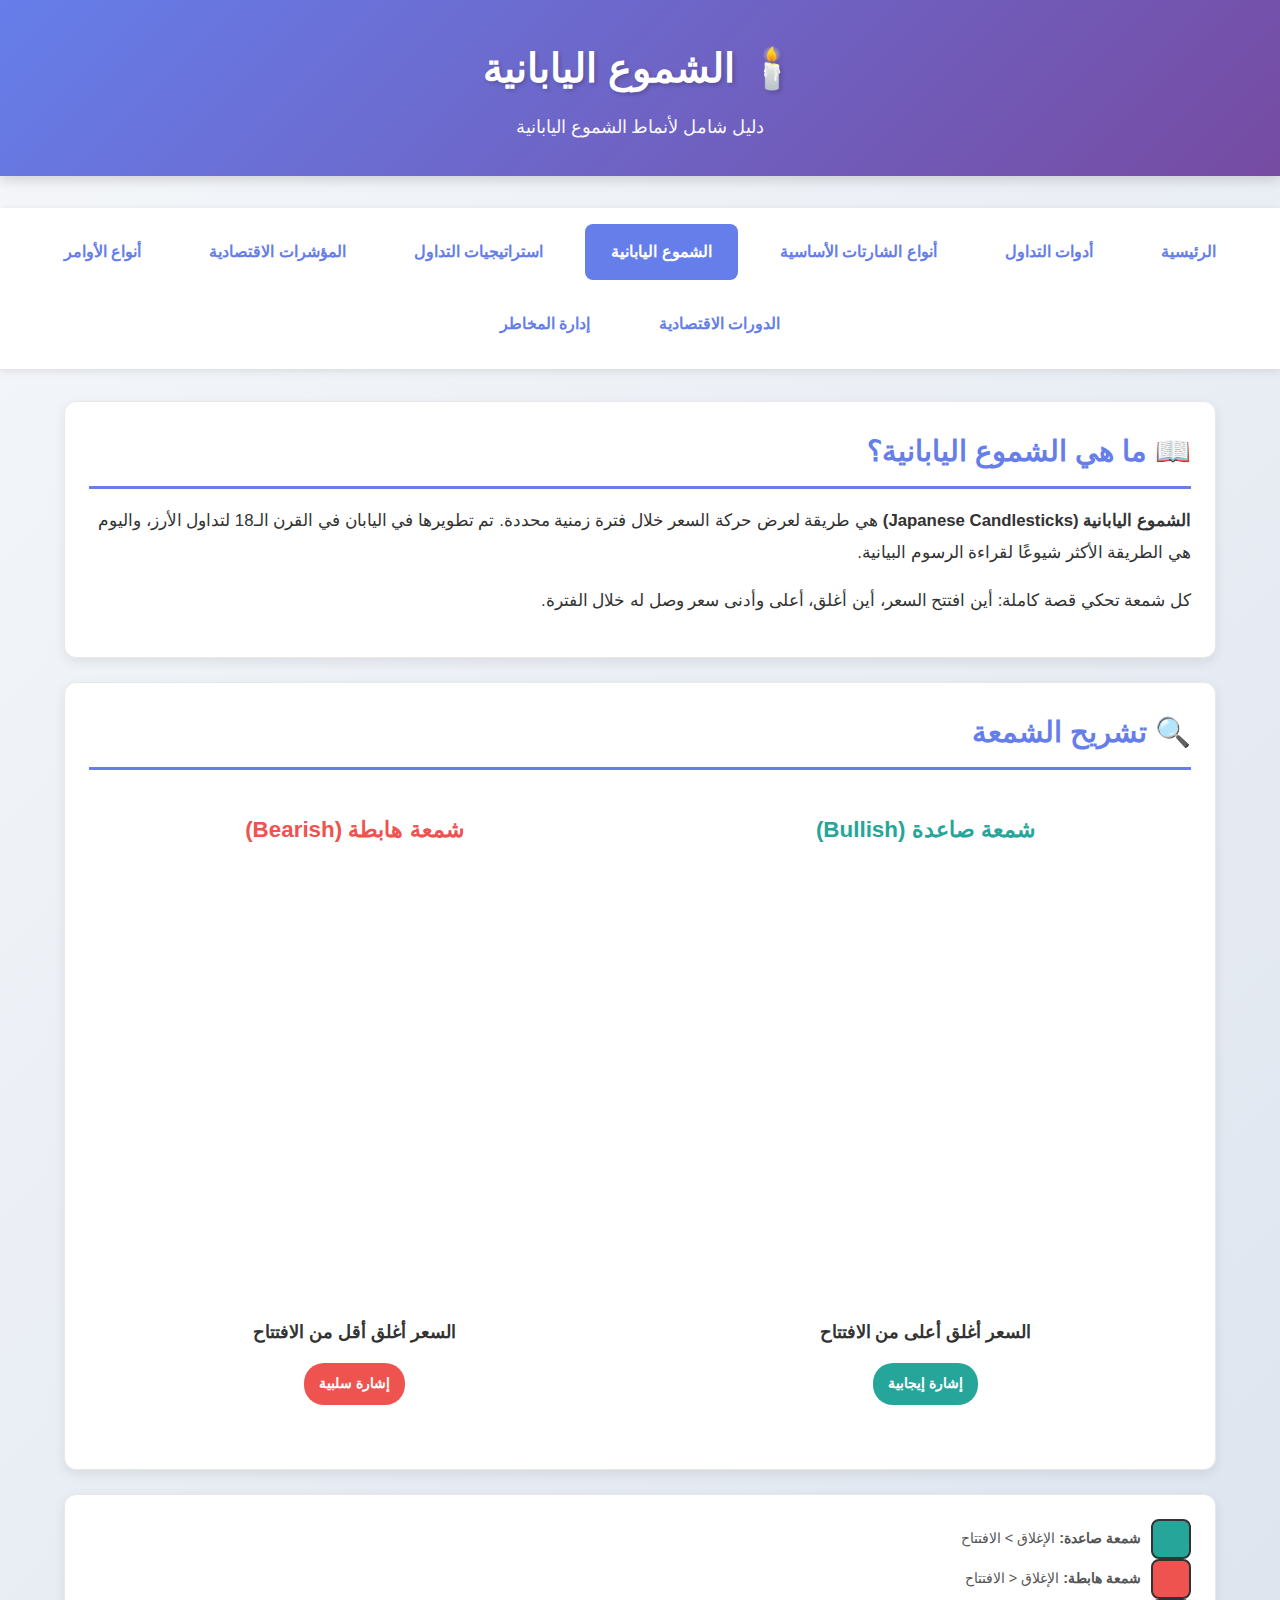
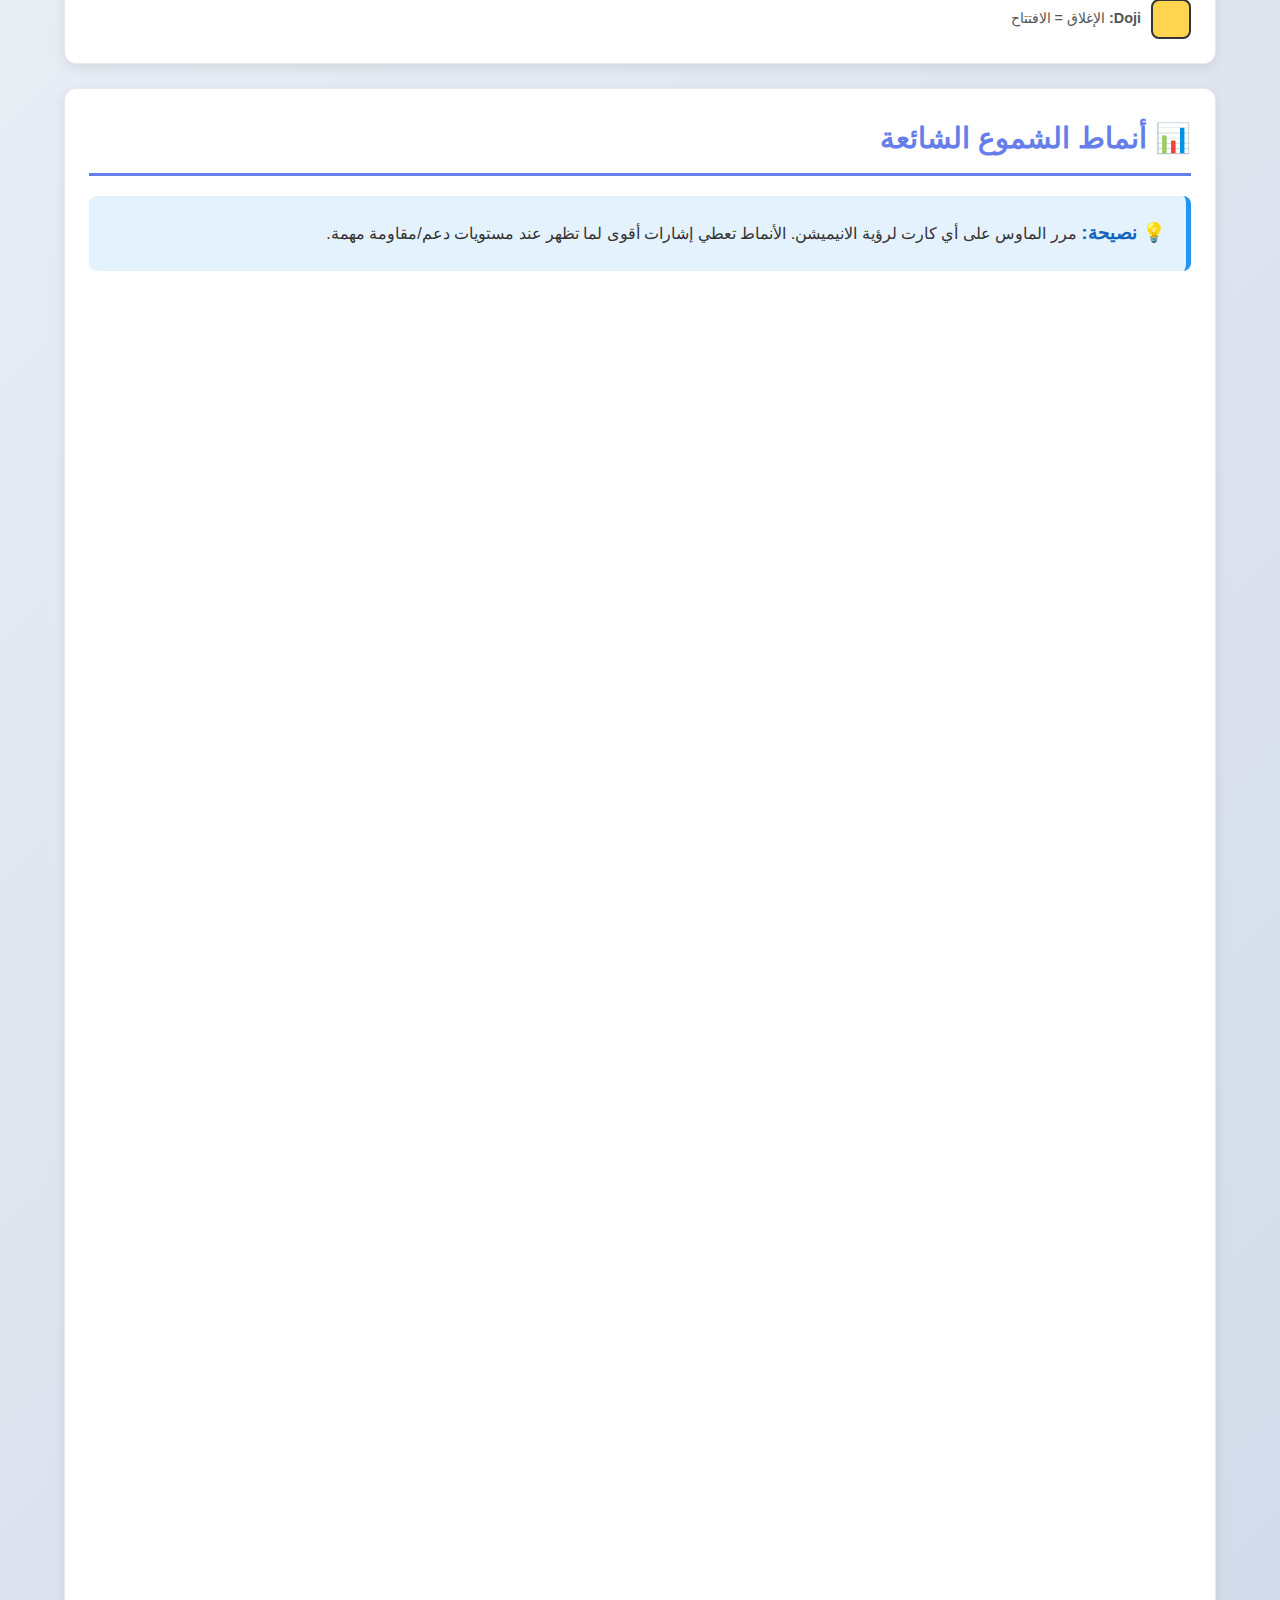
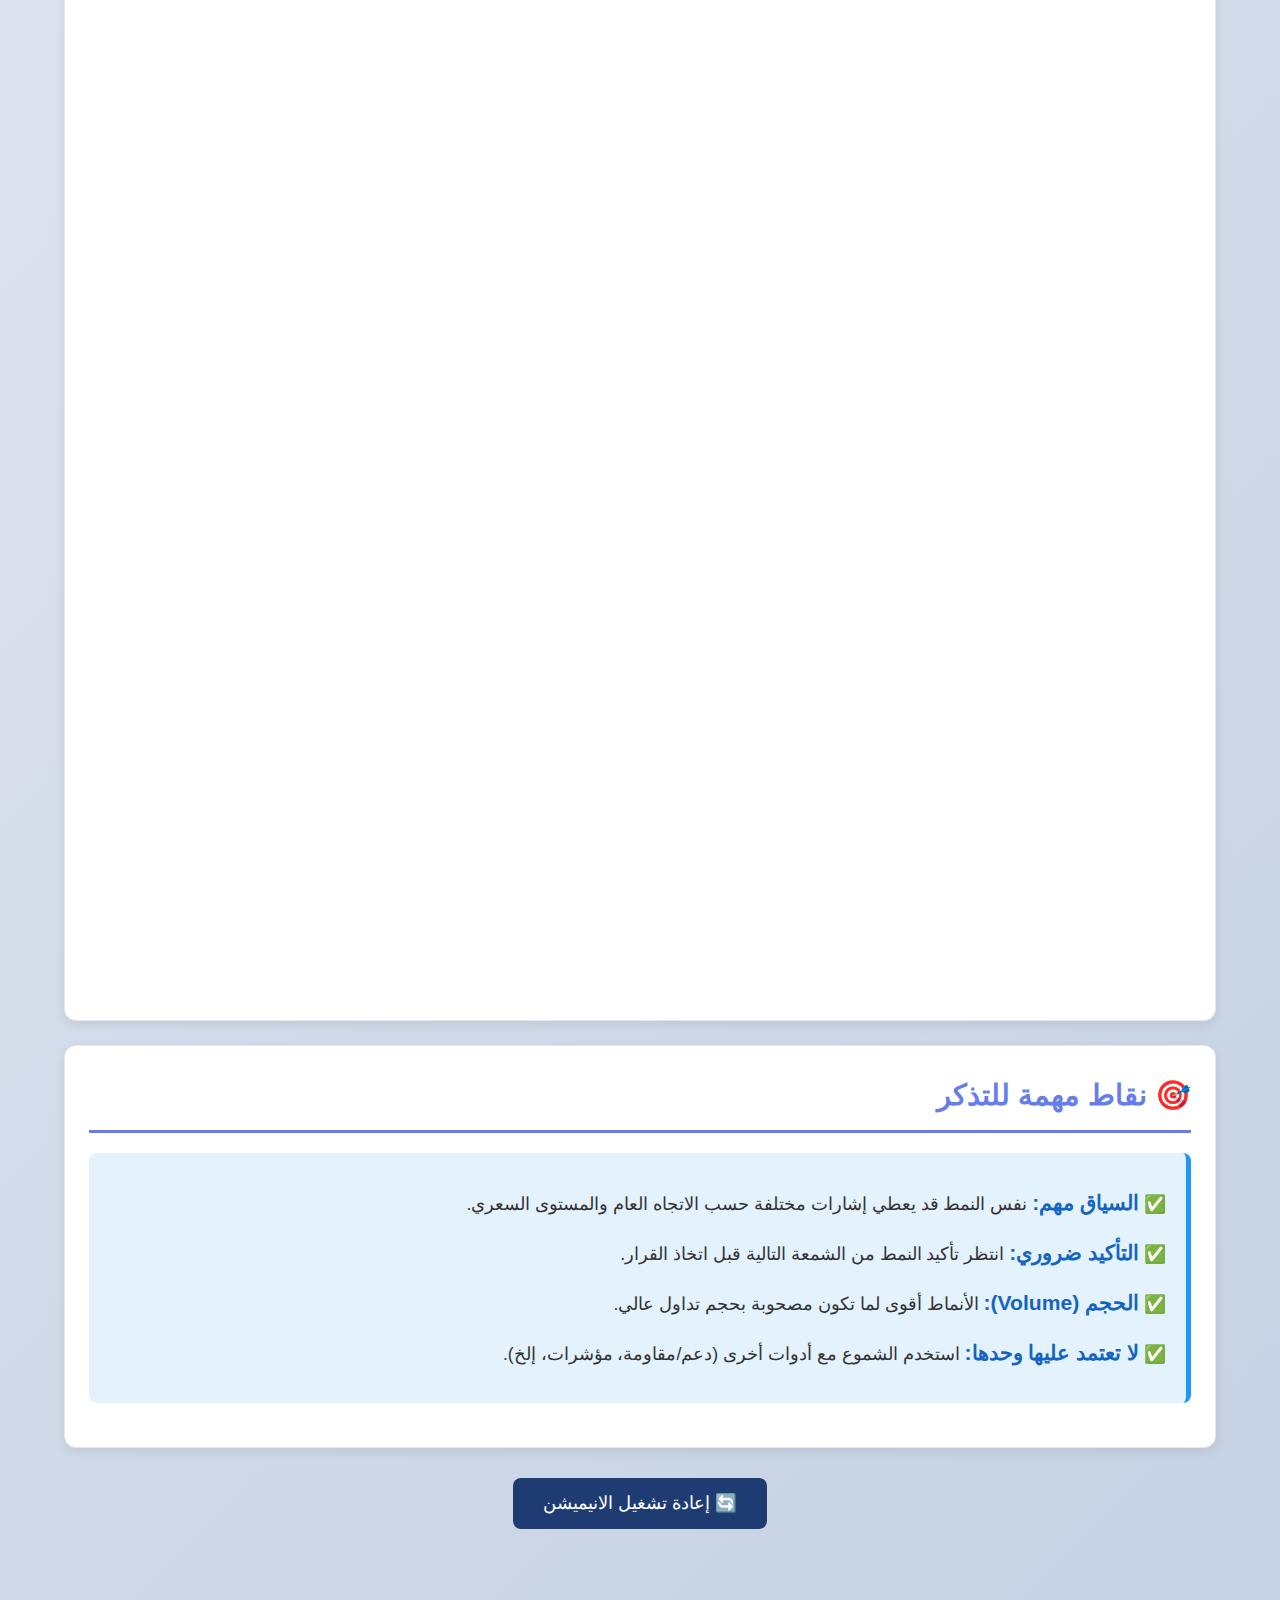
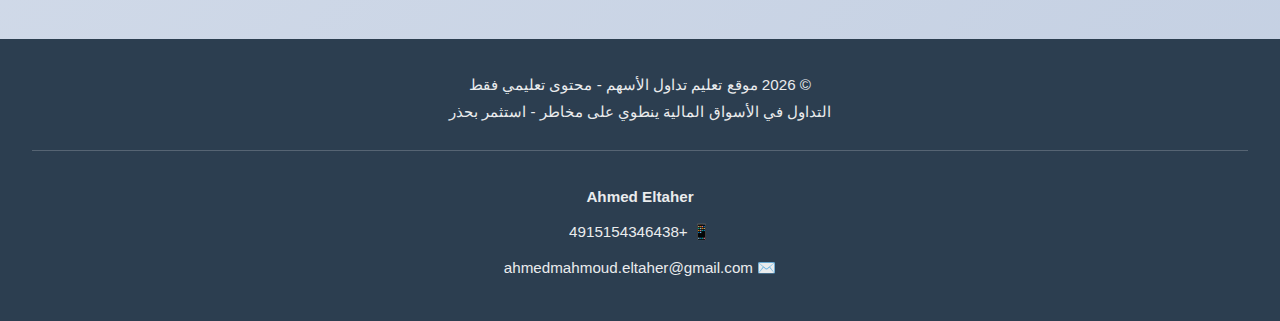
<file: candlesticks.html>
<!DOCTYPE html>
<html lang="ar" dir="rtl">
<head>
    <meta charset="UTF-8">
    <meta name="viewport" content="width=device-width, initial-scale=1.0">
    <title>الشموع اليابانية - تعليم تداول الأسهم</title>
    <link rel="stylesheet" href="assets/css/styles.css">
    <style>

        /* Candlestick Anatomy */
        .anatomy-container {
            display: flex;
            justify-content: space-around;
            align-items: center;
            margin: 40px 0;
            flex-wrap: wrap;
            gap: 40px;
        }

        .candle-anatomy {
            text-align: center;
        }

        .candle-svg {
            width: 200px;
            height: 400px;
            margin: 20px auto;
        }

        .candle-part {
            animation: fadeInUp 1s ease-out forwards;
            opacity: 0;
        }

        @keyframes fadeInUp {
            to {
                opacity: 1;
                transform: translateY(0);
            }
        }

        .candle-part:nth-child(1) { animation-delay: 0.2s; }
        .candle-part:nth-child(2) { animation-delay: 0.5s; }
        .candle-part:nth-child(3) { animation-delay: 0.8s; }
        .candle-part:nth-child(4) { animation-delay: 1.1s; }

        .label {
            font-size: 1.1em;
            font-weight: bold;
            margin: 5px 0;
        }

        /* Candlestick Patterns Grid */
        .patterns-grid {
            display: grid;
            grid-template-columns: repeat(auto-fit, minmax(320px, 1fr));
            gap: 30px;
            margin: 30px 0;
        }

        .pattern-card {
            background: white;
            border: 2px solid #e0e0e0;
            border-radius: 15px;
            padding: 25px;
            box-shadow: 0 4px 15px rgba(0, 0, 0, 0.1);
            transition: transform 0.3s, box-shadow 0.3s;
            cursor: pointer;
        }

        .pattern-card:hover {
            transform: translateY(-5px);
            box-shadow: 0 8px 25px rgba(0, 0, 0, 0.15);
            border-color: #2a5298;
        }

        .pattern-card h4 {
            color: #1e3c72;
            font-size: 1.4em;
            margin-bottom: 15px;
            text-align: center;
        }

        .candle-container {
            display: flex;
            justify-content: center;
            align-items: flex-end;
            height: 250px;
            margin: 20px 0;
            background: linear-gradient(to top, #f8f9fa 0%, transparent 100%);
            border-radius: 10px;
            padding: 20px;
        }

        .candle {
            position: relative;
            margin: 0 5px;
            animation: growCandle 1.5s ease-out forwards;
            transform-origin: bottom;
        }

        @keyframes growCandle {
            from {
                transform: scaleY(0);
                opacity: 0;
            }
            to {
                transform: scaleY(1);
                opacity: 1;
            }
        }

        .candle-wick {
            width: 2px;
            background: #333;
            margin: 0 auto;
            animation: growWick 1s ease-out forwards;
            transform-origin: bottom;
        }

        @keyframes growWick {
            from {
                transform: scaleY(0);
            }
            to {
                transform: scaleY(1);
            }
        }

        .candle-body {
            width: 30px;
            border: 2px solid;
            animation: expandBody 1s ease-out 0.3s forwards;
            transform-origin: bottom;
            transform: scaleY(0);
        }

        @keyframes expandBody {
            to {
                transform: scaleY(1);
            }
        }

        .bullish {
            background: #26a69a;
            border-color: #00897b;
        }

        .bearish {
            background: #ef5350;
            border-color: #c62828;
        }

        .neutral {
            background: #ffd54f;
            border-color: #ffa000;
        }

        .description {
            font-size: 1.05em;
            color: #555;
            margin-top: 15px;
            text-align: center;
            line-height: 1.6;
        }

        .signal-badge {
            display: inline-block;
            padding: 8px 15px;
            border-radius: 20px;
            font-size: 0.9em;
            font-weight: bold;
            margin-top: 10px;
        }

        .bullish-signal {
            background: #26a69a;
            color: white;
        }

        .bearish-signal {
            background: #ef5350;
            color: white;
        }

        .neutral-signal {
            background: #ffd54f;
            color: #333;
        }

        /* Interactive Legend */
        .legend {
            background: #f8f9fa;
            padding: 25px;
            border-radius: 12px;
            margin: 30px 0;
            display: flex;
            justify-content: space-around;
            flex-wrap: wrap;
            gap: 20px;
        }

        .legend-item {
            display: flex;
            align-items: center;
            gap: 10px;
        }

        .color-box {
            width: 40px;
            height: 40px;
            border-radius: 8px;
            border: 2px solid #333;
        }

        .info-box {
            background: #e3f2fd;
            border-right: 5px solid #2196f3;
            padding: 20px;
            margin: 20px 0;
            border-radius: 8px;
        }

        .info-box strong {
            color: #1565c0;
            font-size: 1.2em;
        }

        /* Animation Controls */
        .controls {
            text-align: center;
            margin: 30px 0;
        }

        .btn {
            background: #1e3c72;
            color: white;
            border: none;
            padding: 15px 30px;
            font-size: 1.1em;
            border-radius: 8px;
            cursor: pointer;
            margin: 0 10px;
            transition: all 0.3s;
        }

        .btn:hover {
            background: #2a5298;
            transform: translateY(-2px);
            box-shadow: 0 4px 12px rgba(0, 0, 0, 0.2);
        }

        /* Responsive */
        @media (max-width: 768px) {
            h1 {
                font-size: 2em;
            }
            
            h2 {
                font-size: 1.6em;
            }
            
            .patterns-grid {
                grid-template-columns: 1fr;
            }
        }
    </style>
</head>
<body>
    <header>
        <h1>🕯️ الشموع اليابانية</h1>
        <p>دليل شامل لأنماط الشموع اليابانية</p>
    </header>

    <nav>
        <ul>
            <li><a href="index.html">الرئيسية</a></li>
            <li><a href="tools.html">أدوات التداول</a></li>
            <li><a href="trading-charts.html">أنواع الشارتات الأساسية</a></li>
            <li><a href="candlesticks.html" class="active">الشموع اليابانية</a></li>
            <li><a href="strategies.html">استراتيجيات التداول</a></li>
            <li><a href="indicators.html">المؤشرات الاقتصادية</a></li>            
            <li><a href="orders.html">أنواع الأوامر</a></li>
            <li><a href="cycles-hub.html">الدورات الاقتصادية</a></li>
            <li><a href="risk-management.html">إدارة المخاطر</a></li>
        </ul>
    </nav>

    <div class="container">

        <!-- Introduction -->
        <div class="card">
            <h2>📖 ما هي الشموع اليابانية؟</h2>
            <p>
                <strong>الشموع اليابانية (Japanese Candlesticks)</strong> هي طريقة لعرض حركة السعر خلال فترة زمنية محددة. 
                تم تطويرها في اليابان في القرن الـ18 لتداول الأرز، واليوم هي الطريقة الأكثر شيوعًا لقراءة الرسوم البيانية.
            </p>
            <p>
                كل شمعة تحكي قصة كاملة: أين افتتح السعر، أين أغلق، أعلى وأدنى سعر وصل له خلال الفترة.
            </p>
        </div>

        <!-- Candlestick Anatomy -->
        <div class="card">
            <h2>🔍 تشريح الشمعة</h2>
        <div class="anatomy-container">
            <!-- Bullish Candle -->
            <div class="candle-anatomy">
                <h3 style="color: #26a69a;">شمعة صاعدة (Bullish)</h3>
                <svg class="candle-svg" viewBox="0 0 100 200">
                    <!-- Upper Wick -->
                    <line class="candle-part" x1="50" y1="10" x2="50" y2="60" 
                          stroke="#333" stroke-width="2" 
                          style="transform: translateY(20px);"/>
                    <!-- Body -->
                    <rect class="candle-part" x="30" y="60" width="40" height="80" 
                          fill="#26a69a" stroke="#00897b" stroke-width="2"
                          style="transform: translateY(20px);"/>
                    <!-- Lower Wick -->
                    <line class="candle-part" x1="50" y1="140" x2="50" y2="180" 
                          stroke="#333" stroke-width="2"
                          style="transform: translateY(20px);"/>
                    
                    <!-- Labels -->
                    <text class="candle-part" x="75" y="15" font-size="10" fill="#666">أعلى سعر</text>
                    <text class="candle-part" x="75" y="65" font-size="10" fill="#666">الإغلاق</text>
                    <text class="candle-part" x="75" y="135" font-size="10" fill="#666">الافتتاح</text>
                    <text class="candle-part" x="75" y="185" font-size="10" fill="#666">أدنى سعر</text>
                </svg>
                <div class="label">السعر أغلق أعلى من الافتتاح</div>
                <span class="signal-badge bullish-signal">إشارة إيجابية</span>
            </div>

            <!-- Bearish Candle -->
            <div class="candle-anatomy">
                <h3 style="color: #ef5350;">شمعة هابطة (Bearish)</h3>
                <svg class="candle-svg" viewBox="0 0 100 200">
                    <!-- Upper Wick -->
                    <line class="candle-part" x1="50" y1="10" x2="50" y2="60" 
                          stroke="#333" stroke-width="2"
                          style="transform: translateY(20px);"/>
                    <!-- Body -->
                    <rect class="candle-part" x="30" y="60" width="40" height="80" 
                          fill="#ef5350" stroke="#c62828" stroke-width="2"
                          style="transform: translateY(20px);"/>
                    <!-- Lower Wick -->
                    <line class="candle-part" x1="50" y1="140" x2="50" y2="180" 
                          stroke="#333" stroke-width="2"
                          style="transform: translateY(20px);"/>
                    
                    <!-- Labels -->
                    <text class="candle-part" x="75" y="15" font-size="10" fill="#666">أعلى سعر</text>
                    <text class="candle-part" x="75" y="65" font-size="10" fill="#666">الافتتاح</text>
                    <text class="candle-part" x="75" y="135" font-size="10" fill="#666">الإغلاق</text>
                    <text class="candle-part" x="75" y="185" font-size="10" fill="#666">أدنى سعر</text>
                </svg>
                <div class="label">السعر أغلق أقل من الافتتاح</div>
                <span class="signal-badge bearish-signal">إشارة سلبية</span>
            </div>
        </div>
        </div>

        <!-- Legend -->
        <div class="card">
            <div class="legend-item">
                <div class="color-box bullish"></div>
                <span><strong>شمعة صاعدة:</strong> الإغلاق > الافتتاح</span>
            </div>
            <div class="legend-item">
                <div class="color-box bearish"></div>
                <span><strong>شمعة هابطة:</strong> الإغلاق < الافتتاح</span>
            </div>
            <div class="legend-item">
                <div class="color-box neutral"></div>
                <span><strong>Doji:</strong> الإغلاق = الافتتاح</span>
            </div>
        </div>

        <!-- Patterns Section -->
        <div class="card">
            <h2>📊 أنماط الشموع الشائعة</h2>

        <div class="info-box">
            <strong>💡 نصيحة:</strong>
            مرر الماوس على أي كارت لرؤية الانيميشن. الأنماط تعطي إشارات أقوى لما تظهر عند مستويات دعم/مقاومة مهمة.
        </div>

        <div class="patterns-grid">
            <!-- Doji -->
            <div class="pattern-card">
                <h4>Doji - الدوجي</h4>
                <div class="candle-container">
                    <div class="candle" style="animation-delay: 0s;">
                        <div class="candle-wick" style="height: 100px;"></div>
                        <div class="candle-body neutral" style="height: 5px; width: 30px;"></div>
                        <div class="candle-wick" style="height: 80px;"></div>
                    </div>
                </div>
                <div class="description">
                    سعر الإغلاق = سعر الافتتاح. يدل على تردد السوق وإمكانية انعكاس الاتجاه.
                </div>
                <span class="signal-badge neutral-signal">حيادي / انعكاس محتمل</span>
            </div>

            <!-- Hammer -->
            <div class="pattern-card">
                <h4>Hammer - المطرقة</h4>
                <div class="candle-container">
                    <div class="candle" style="animation-delay: 0s;">
                        <div class="candle-wick" style="height: 20px;"></div>
                        <div class="candle-body bullish" style="height: 40px; width: 30px;"></div>
                        <div class="candle-wick" style="height: 120px;"></div>
                    </div>
                </div>
                <div class="description">
                    جسم صغير في الأعلى مع ذيل طويل للأسفل. يظهر بعد هبوط ويشير لانعكاس صعودي.
                </div>
                <span class="signal-badge bullish-signal">صعودي</span>
            </div>

            <!-- Shooting Star -->
            <div class="pattern-card">
                <h4>Shooting Star - النجم الساقط</h4>
                <div class="candle-container">
                    <div class="candle" style="animation-delay: 0s;">
                        <div class="candle-wick" style="height: 120px;"></div>
                        <div class="candle-body bearish" style="height: 40px; width: 30px;"></div>
                        <div class="candle-wick" style="height: 20px;"></div>
                    </div>
                </div>
                <div class="description">
                    جسم صغير في الأسفل مع ذيل طويل للأعلى. يظهر بعد صعود ويشير لانعكاس هبوطي.
                </div>
                <span class="signal-badge bearish-signal">هبوطي</span>
            </div>

            <!-- Bullish Engulfing -->
            <div class="pattern-card">
                <h4>Bullish Engulfing - الابتلاع الصعودي</h4>
                <div class="candle-container">
                    
                    <div class="candle" style="animation-delay: 0.3s;">
                        <div class="candle-wick" style="height: 15px;"></div>
                        <div class="candle-body bullish" style="height: 100px; width: 30px;"></div>
                        <div class="candle-wick" style="height: 15px;"></div>
                    </div>
                    <div class="candle" style="animation-delay: 0s;">
                        <div class="candle-wick" style="height: 20px;"></div>
                        <div class="candle-body bearish" style="height: 60px; width: 25px;"></div>
                        <div class="candle-wick" style="height: 20px;"></div>
                    </div>
                </div>
                <div class="description">
                    شمعة صاعدة كبيرة "تبتلع" الشمعة الهابطة السابقة بالكامل. إشارة انعكاس صعودي قوية.
                </div>
                <span class="signal-badge bullish-signal">صعودي قوي</span>
            </div>

            <!-- Bearish Engulfing -->
            <div class="pattern-card">
                <h4>Bearish Engulfing - الابتلاع الهبوطي</h4>
                <div class="candle-container">
                    
                    <div class="candle" style="animation-delay: 0.3s;">
                        <div class="candle-wick" style="height: 15px;"></div>
                        <div class="candle-body bearish" style="height: 100px; width: 30px;"></div>
                        <div class="candle-wick" style="height: 15px;"></div>
                    </div>
                    <div class="candle" style="animation-delay: 0s;">
                        <div class="candle-wick" style="height: 20px;"></div>
                        <div class="candle-body bullish" style="height: 60px; width: 25px;"></div>
                        <div class="candle-wick" style="height: 20px;"></div>
                    </div>
                </div>
                <div class="description">
                    شمعة هابطة كبيرة "تبتلع" الشمعة الصاعدة السابقة بالكامل. إشارة انعكاس هبوطي قوية.
                </div>
                <span class="signal-badge bearish-signal">هبوطي قوي</span>
            </div>

            <!-- Morning Star -->
            <div class="pattern-card">
                <h4>Morning Star - نجمة الصباح</h4>
                <div class="candle-container">
                   <div class="candle" style="animation-delay: 0.6s;">
                        <div class="candle-wick" style="height: 10px;"></div>
                        <div class="candle-body bullish" style="height: 80px; width: 25px;"></div>
                        <div class="candle-wick" style="height: 10px;"></div>
                    </div>

                    <div class="candle" style="animation-delay: 0.3s;">
                        <div class="candle-wick" style="height: 35px;"></div>
                        <div class="candle-body neutral" style="height: 20px; width: 20px;"></div>
                        <div class="candle-wick" style="height: 35px;"></div>
                    </div>
                    
                     <div class="candle" style="animation-delay: 0s;">
                        <div class="candle-wick" style="height: 10px;"></div>
                        <div class="candle-body bearish" style="height: 80px; width: 25px;"></div>
                        <div class="candle-wick" style="height: 10px;"></div>
                    </div>
                </div>
                <div class="description">
                    ثلاث شموع: هابطة، صغيرة (doji)، ثم صاعدة قوية. إشارة انعكاس صعودي بعد هبوط.
                </div>
                <span class="signal-badge bullish-signal">صعودي قوي</span>
            </div>

            <!-- Evening Star -->
            <div class="pattern-card">
                <h4>Evening Star - نجمة المساء</h4>
                <div class="candle-container">
                    <div class="candle" style="animation-delay: 0.6s;">
                        <div class="candle-wick" style="height: 10px;"></div>
                        <div class="candle-body bearish" style="height: 80px; width: 25px;"></div>
                        <div class="candle-wick" style="height: 10px;"></div>
                    </div>
                    
                    <div class="candle" style="animation-delay: 0.3s;">
                        <div class="candle-wick" style="height: 35px;"></div>
                        <div class="candle-body neutral" style="height: 20px; width: 20px;"></div>
                        <div class="candle-wick" style="height: 35px;"></div>
                    </div>

                    <div class="candle" style="animation-delay: 0s;">
                        <div class="candle-wick" style="height: 10px;"></div>
                        <div class="candle-body bullish" style="height: 80px; width: 25px;"></div>
                        <div class="candle-wick" style="height: 10px;"></div>
                    </div>
                </div>
                <div class="description">
                    ثلاث شموع: صاعدة، صغيرة (doji)، ثم هابطة قوية. إشارة انعكاس هبوطي بعد صعود.
                </div>
                <span class="signal-badge bearish-signal">هبوطي قوي</span>
            </div>

            <!-- Piercing Line -->
            <div class="pattern-card">
                <h4>Piercing Line - الخط الثاقب</h4>
                <div class="candle-container">
                   
                    <div class="candle" style="animation-delay: 0.3s;">
                        <div class="candle-wick" style="height: 25px;"></div>
                        <div class="candle-body bullish" style="height: 80px; width: 28px;"></div>
                        <div class="candle-wick" style="height: 10px;"></div>
                    </div>
                     <div class="candle" style="animation-delay: 0s;">
                        <div class="candle-wick" style="height: 15px;"></div>
                        <div class="candle-body bearish" style="height: 90px; width: 28px;"></div>
                        <div class="candle-wick" style="height: 15px;"></div>
                    </div>
                </div>
                <div class="description">
                    الشمعة الصاعدة تخترق منتصف الشمعة الهابطة السابقة. إشارة انعكاس صعودي.
                </div>
                <span class="signal-badge bullish-signal">صعودي</span>
            </div>

            <!-- Dark Cloud Cover -->
            <div class="pattern-card">
                <h4>Dark Cloud Cover - الغيمة السوداء</h4>
                <div class="candle-container">
                   
                    <div class="candle" style="animation-delay: 0.3s;">
                        <div class="candle-wick" style="height: 10px;"></div>
                        <div class="candle-body bearish" style="height: 80px; width: 28px;"></div>
                        <div class="candle-wick" style="height: 25px;"></div>
                    </div>

                     <div class="candle" style="animation-delay: 0s;">
                        <div class="candle-wick" style="height: 15px;"></div>
                        <div class="candle-body bullish" style="height: 90px; width: 28px;"></div>
                        <div class="candle-wick" style="height: 15px;"></div>
                    </div>
                </div>
                <div class="description">
                    الشمعة الهابطة تخترق منتصف الشمعة الصاعدة السابقة. إشارة انعكاس هبوطي.
                </div>
                <span class="signal-badge bearish-signal">هبوطي</span>
            </div>

            <!-- Spinning Top -->
            <div class="pattern-card">
                <h4>Spinning Top - القمة الدوارة</h4>
                <div class="candle-container">
                    <div class="candle" style="animation-delay: 0s;">
                        <div class="candle-wick" style="height: 70px;"></div>
                        <div class="candle-body neutral" style="height: 30px; width: 25px;"></div>
                        <div class="candle-wick" style="height: 70px;"></div>
                    </div>
                </div>
                <div class="description">
                    جسم صغير مع ذيول طويلة من الجهتين. يدل على تردد وتساوي قوى العرض والطلب.
                </div>
                <span class="signal-badge neutral-signal">حيادي / تردد</span>
            </div>

            <!-- Marubozu Bullish -->
            <div class="pattern-card">
                <h4>Marubozu Bullish - ماروبوزو صعودي</h4>
                <div class="candle-container">
                    <div class="candle" style="animation-delay: 0s;">
                        <div class="candle-body bullish" style="height: 140px; width: 32px;"></div>
                    </div>
                </div>
                <div class="description">
                    شمعة بلا ذيول! افتتح عند الأدنى وأغلق عند الأعلى. زخم شرائي قوي جدًا.
                </div>
                <span class="signal-badge bullish-signal">صعودي قوي جدًا</span>
            </div>

            <!-- Marubozu Bearish -->
            <div class="pattern-card">
                <h4>Marubozu Bearish - ماروبوزو هبوطي</h4>
                <div class="candle-container">
                    <div class="candle" style="animation-delay: 0s;">
                        <div class="candle-body bearish" style="height: 140px; width: 32px;"></div>
                    </div>
                </div>
                <div class="description">
                    شمعة بلا ذيول! افتتح عند الأعلى وأغلق عند الأدنى. ضغط بيعي قوي جدًا.
                </div>
                <span class="signal-badge bearish-signal">هبوطي قوي جدًا</span>
            </div>
        </div>
        </div>

        <!-- Key Points -->
        <div class="card">
            <h2>🎯 نقاط مهمة للتذكر</h2>
        <div class="info-box">
            <p style="font-size: 1.1em; margin: 10px 0;">
                ✅ <strong>السياق مهم:</strong> نفس النمط قد يعطي إشارات مختلفة حسب الاتجاه العام والمستوى السعري.
            </p>
            <p style="font-size: 1.1em; margin: 10px 0;">
                ✅ <strong>التأكيد ضروري:</strong> انتظر تأكيد النمط من الشمعة التالية قبل اتخاذ القرار.
            </p>
            <p style="font-size: 1.1em; margin: 10px 0;">
                ✅ <strong>الحجم (Volume):</strong> الأنماط أقوى لما تكون مصحوبة بحجم تداول عالي.
            </p>
            <p style="font-size: 1.1em; margin: 10px 0;">
                ✅ <strong>لا تعتمد عليها وحدها:</strong> استخدم الشموع مع أدوات أخرى (دعم/مقاومة، مؤشرات، إلخ).
            </p>
        </div>
        </div>

        <!-- Animation Controls -->
        <div class="controls">
            <button class="btn" onclick="restartAnimations()">🔄 إعادة تشغيل الانيميشن</button>
        </div>
    </div>

    <footer>
        <p>© 2026 موقع تعليم تداول الأسهم - محتوى تعليمي فقط</p>
        <p>التداول في الأسواق المالية ينطوي على مخاطر - استثمر بحذر</p>
        <div style="margin-top: 1.5rem; padding-top: 1.5rem; border-top: 1px solid rgba(255,255,255,0.2);">
            <p style="margin: 0.5rem 0;"><strong>Ahmed Eltaher</strong></p>
            <p style="margin: 0.5rem 0;">
                <a href="https://wa.me/4915154346438" target="_blank" style="color: white; text-decoration: none;">
                    📱 +4915154346438
                </a>
            </p>
            <p style="margin: 0.5rem 0;">
                <a href="mailto:ahmedmahmoud.eltaher@gmail.com" style="color: white; text-decoration: none;">
                    ✉️ ahmedmahmoud.eltaher@gmail.com
                </a>
            </p>
        </div>
    </footer>

    <script src="assets/js/main.js"></script>
    <script>
        // Restart all animations
        function restartAnimations() {
            const cards = document.querySelectorAll('.pattern-card');
            cards.forEach(card => {
                const candles = card.querySelectorAll('.candle, .candle-body, .candle-wick');
                candles.forEach(element => {
                    element.style.animation = 'none';
                    element.offsetHeight; // Trigger reflow
                    element.style.animation = null;
                });
            });
        }

        // Add hover effect to restart animation on each card
        document.querySelectorAll('.pattern-card').forEach(card => {
            card.addEventListener('mouseenter', function() {
                const candles = this.querySelectorAll('.candle, .candle-body, .candle-wick');
                candles.forEach(element => {
                    element.style.animation = 'none';
                    element.offsetHeight;
                    element.style.animation = null;
                });
            });
        });

        // Smooth scroll to patterns section
        window.addEventListener('load', () => {
            const observer = new IntersectionObserver((entries) => {
                entries.forEach(entry => {
                    if (entry.isIntersecting) {
                        entry.target.style.opacity = '1';
                        entry.target.style.transform = 'translateY(0)';
                    }
                });
            }, { threshold: 0.1 });

            document.querySelectorAll('.pattern-card').forEach(card => {
                card.style.opacity = '0';
                card.style.transform = 'translateY(20px)';
                card.style.transition = 'all 0.6s ease-out';
                observer.observe(card);
            });
        });
    </script>
</body>
</html>
</file>
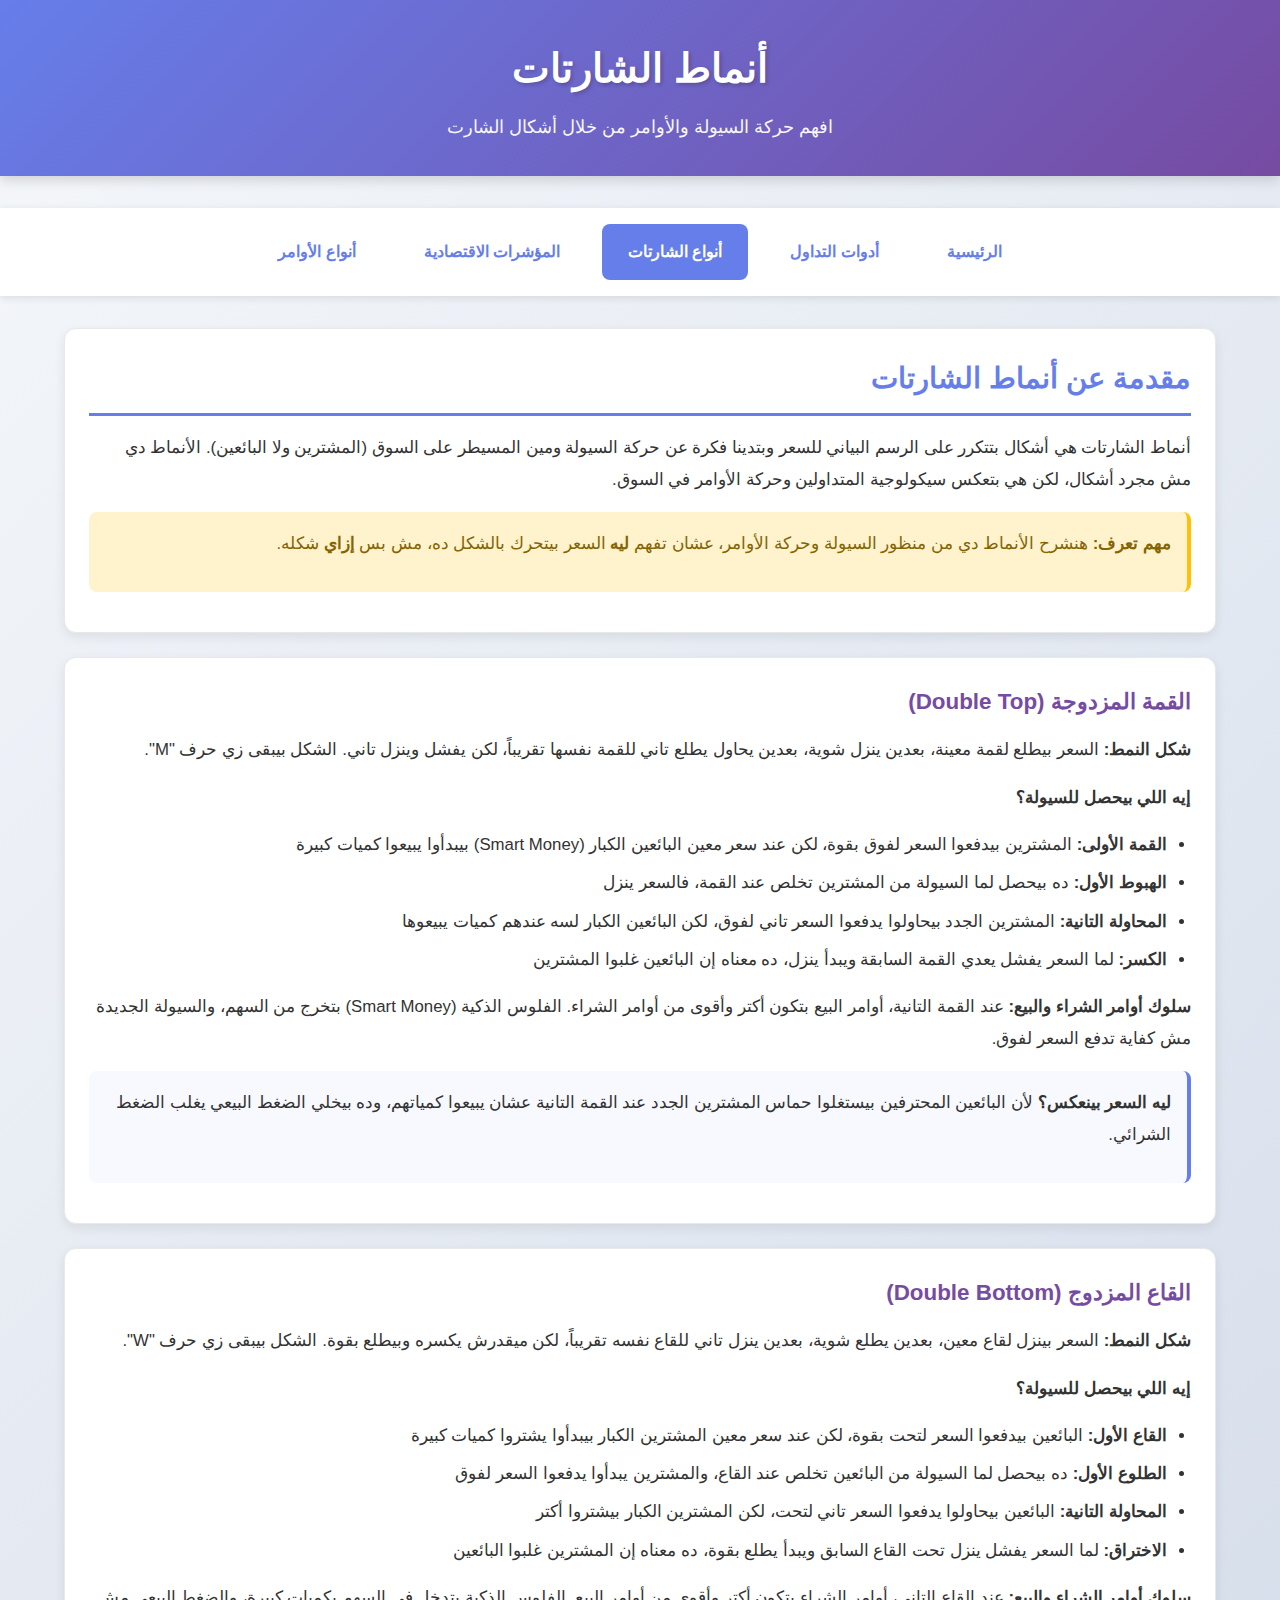
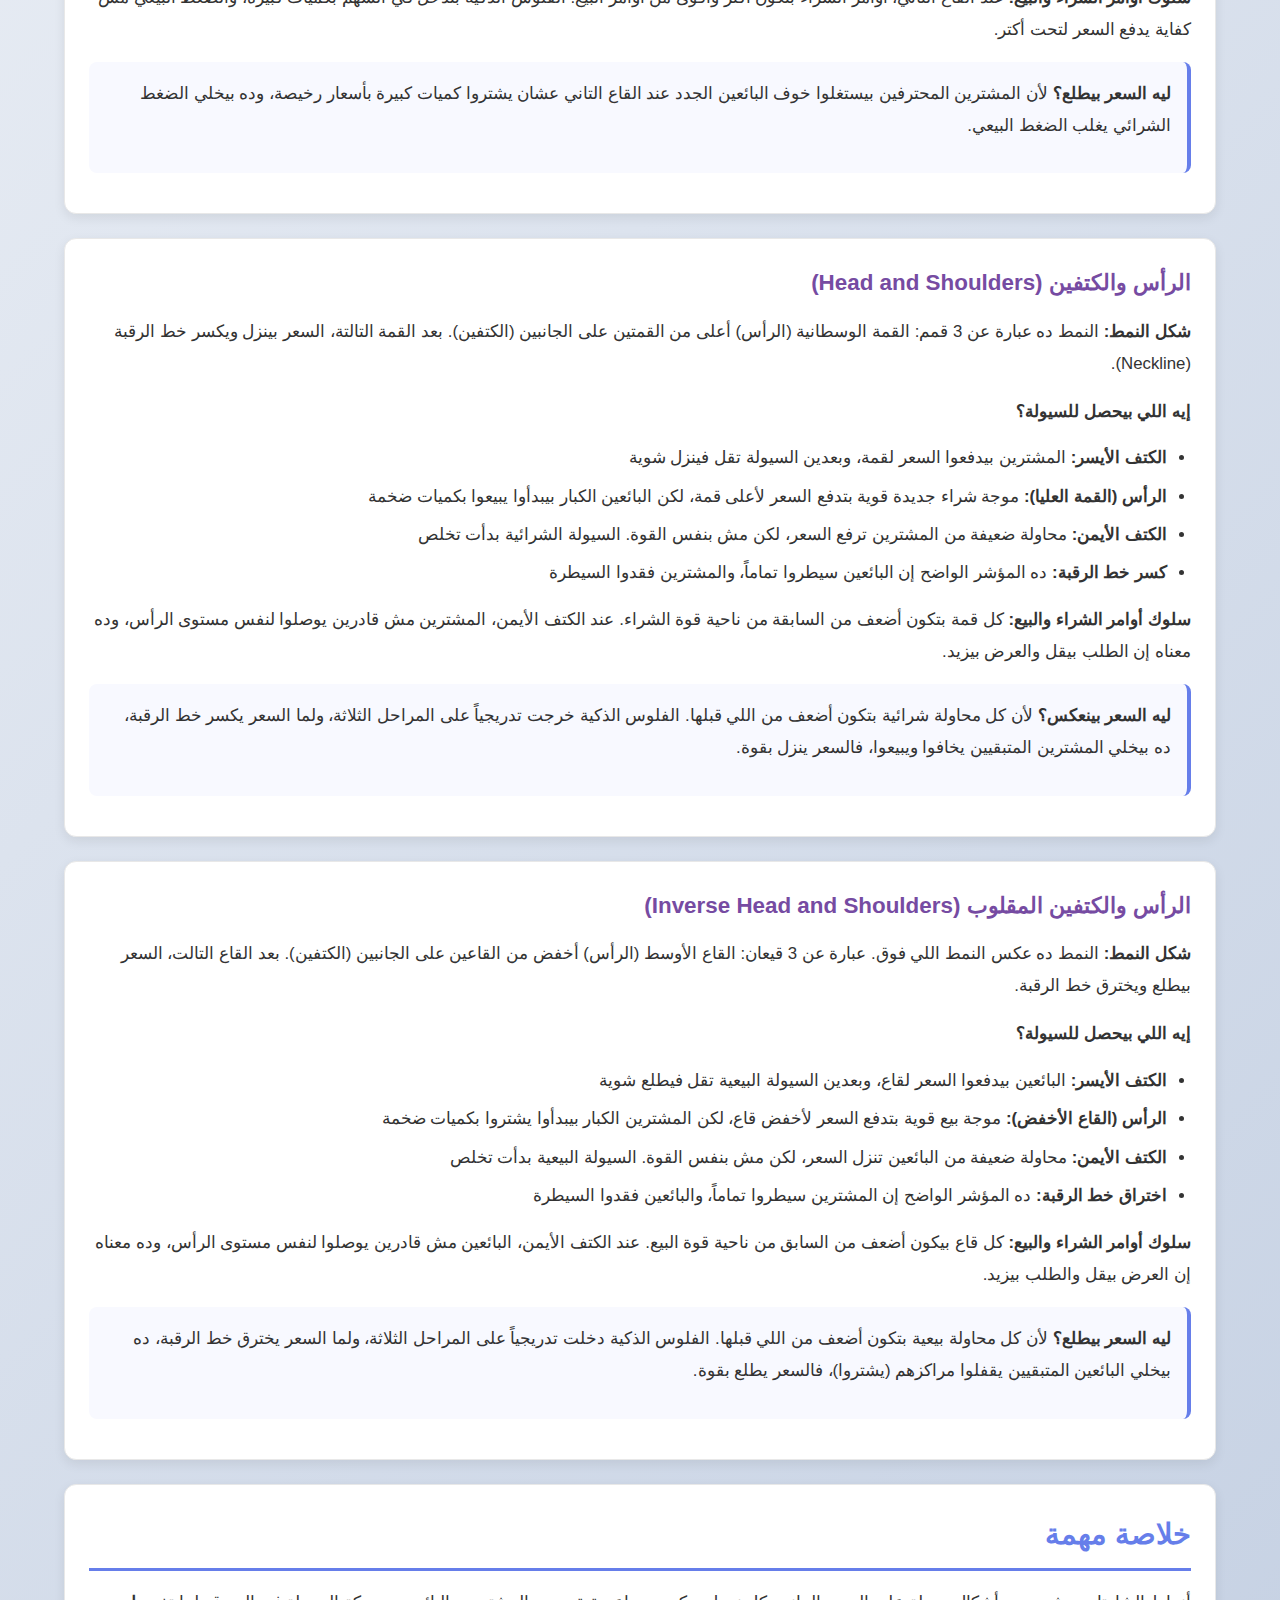
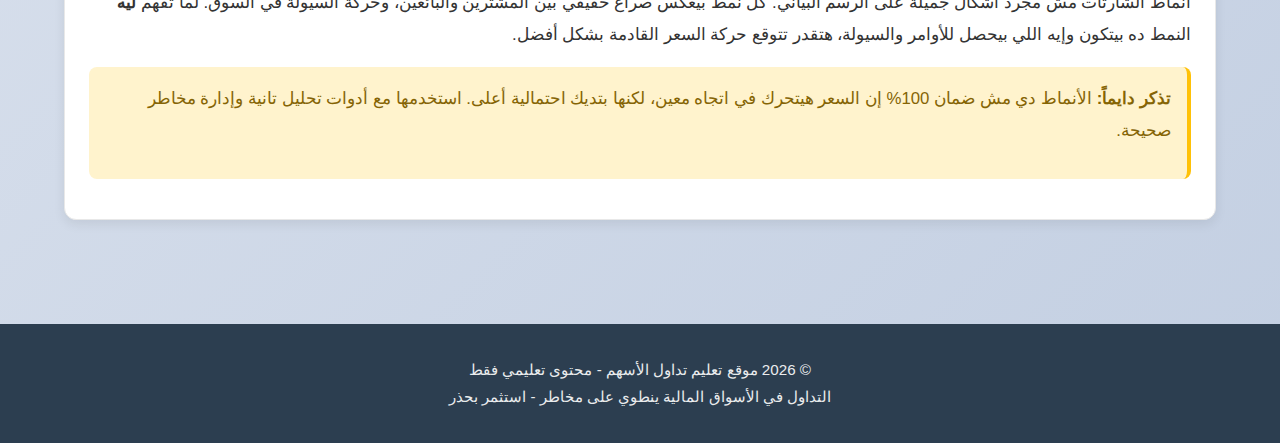
<file: charts.html>
<!DOCTYPE html>
<html lang="ar" dir="rtl">
<head>
    <meta charset="UTF-8">
    <meta name="viewport" content="width=device-width, initial-scale=1.0">
    <title>أنواع الشارتات - تعليم تداول الأسهم</title>
    <link rel="stylesheet" href="assets/css/styles.css">
</head>
<body>
    <header>
        <h1>أنماط الشارتات</h1>
        <p>افهم حركة السيولة والأوامر من خلال أشكال الشارت</p>
    </header>

    <nav>
        <ul>
            <li><a href="index.html">الرئيسية</a></li>
            <li><a href="tools.html">أدوات التداول</a></li>
            <li><a href="charts.html" class="active">أنواع الشارتات</a></li>
            <li><a href="indicators.html">المؤشرات الاقتصادية</a></li>
            <li><a href="orders.html">أنواع الأوامر</a></li>
        </ul>
    </nav>

    <div class="container">
        <div class="card">
            <h2>مقدمة عن أنماط الشارتات</h2>
            <p>أنماط الشارتات هي أشكال بتتكرر على الرسم البياني للسعر وبتدينا فكرة عن حركة السيولة ومين المسيطر على السوق (المشترين ولا البائعين). الأنماط دي مش مجرد أشكال، لكن هي بتعكس سيكولوجية المتداولين وحركة الأوامر في السوق.</p>
            
            <div class="note-box">
                <p><strong>مهم تعرف:</strong> هنشرح الأنماط دي من منظور السيولة وحركة الأوامر، عشان تفهم <strong>ليه</strong> السعر بيتحرك بالشكل ده، مش بس <strong>إزاي</strong> شكله.</p>
            </div>
        </div>

        <div class="card">
            <h3>القمة المزدوجة (Double Top)</h3>
            
            <p><strong>شكل النمط:</strong> السعر بيطلع لقمة معينة، بعدين ينزل شوية، بعدين يحاول يطلع تاني للقمة نفسها تقريباً، لكن يفشل وينزل تاني. الشكل بيبقى زي حرف "M".</p>
            
            <p><strong>إيه اللي بيحصل للسيولة؟</strong></p>
            <ul>
                <li><strong>القمة الأولى:</strong> المشترين بيدفعوا السعر لفوق بقوة، لكن عند سعر معين البائعين الكبار (Smart Money) بيبدأوا يبيعوا كميات كبيرة</li>
                <li><strong>الهبوط الأول:</strong> ده بيحصل لما السيولة من المشترين تخلص عند القمة، فالسعر ينزل</li>
                <li><strong>المحاولة التانية:</strong> المشترين الجدد بيحاولوا يدفعوا السعر تاني لفوق، لكن البائعين الكبار لسه عندهم كميات يبيعوها</li>
                <li><strong>الكسر:</strong> لما السعر يفشل يعدي القمة السابقة ويبدأ ينزل، ده معناه إن البائعين غلبوا المشترين</li>
            </ul>
            
            <p><strong>سلوك أوامر الشراء والبيع:</strong> عند القمة التانية، أوامر البيع بتكون أكتر وأقوى من أوامر الشراء. الفلوس الذكية (Smart Money) بتخرج من السهم، والسيولة الجديدة مش كفاية تدفع السعر لفوق.</p>
            
            <div class="highlight-box">
                <p><strong>ليه السعر بينعكس؟</strong> لأن البائعين المحترفين بيستغلوا حماس المشترين الجدد عند القمة التانية عشان يبيعوا كمياتهم، وده بيخلي الضغط البيعي يغلب الضغط الشرائي.</p>
            </div>
        </div>

        <div class="card">
            <h3>القاع المزدوج (Double Bottom)</h3>
            
            <p><strong>شكل النمط:</strong> السعر بينزل لقاع معين، بعدين يطلع شوية، بعدين ينزل تاني للقاع نفسه تقريباً، لكن ميقدرش يكسره وبيطلع بقوة. الشكل بيبقى زي حرف "W".</p>
            
            <p><strong>إيه اللي بيحصل للسيولة؟</strong></p>
            <ul>
                <li><strong>القاع الأول:</strong> البائعين بيدفعوا السعر لتحت بقوة، لكن عند سعر معين المشترين الكبار بيبدأوا يشتروا كميات كبيرة</li>
                <li><strong>الطلوع الأول:</strong> ده بيحصل لما السيولة من البائعين تخلص عند القاع، والمشترين يبدأوا يدفعوا السعر لفوق</li>
                <li><strong>المحاولة التانية:</strong> البائعين بيحاولوا يدفعوا السعر تاني لتحت، لكن المشترين الكبار بيشتروا أكتر</li>
                <li><strong>الاختراق:</strong> لما السعر يفشل ينزل تحت القاع السابق ويبدأ يطلع بقوة، ده معناه إن المشترين غلبوا البائعين</li>
            </ul>
            
            <p><strong>سلوك أوامر الشراء والبيع:</strong> عند القاع التاني، أوامر الشراء بتكون أكتر وأقوى من أوامر البيع. الفلوس الذكية بتدخل في السهم بكميات كبيرة، والضغط البيعي مش كفاية يدفع السعر لتحت أكتر.</p>
            
            <div class="highlight-box">
                <p><strong>ليه السعر بيطلع؟</strong> لأن المشترين المحترفين بيستغلوا خوف البائعين الجدد عند القاع التاني عشان يشتروا كميات كبيرة بأسعار رخيصة، وده بيخلي الضغط الشرائي يغلب الضغط البيعي.</p>
            </div>
        </div>

        <div class="card">
            <h3>الرأس والكتفين (Head and Shoulders)</h3>
            
            <p><strong>شكل النمط:</strong> النمط ده عبارة عن 3 قمم: القمة الوسطانية (الرأس) أعلى من القمتين على الجانبين (الكتفين). بعد القمة التالتة، السعر بينزل ويكسر خط الرقبة (Neckline).</p>
            
            <p><strong>إيه اللي بيحصل للسيولة؟</strong></p>
            <ul>
                <li><strong>الكتف الأيسر:</strong> المشترين بيدفعوا السعر لقمة، وبعدين السيولة تقل فينزل شوية</li>
                <li><strong>الرأس (القمة العليا):</strong> موجة شراء جديدة قوية بتدفع السعر لأعلى قمة، لكن البائعين الكبار بيبدأوا يبيعوا بكميات ضخمة</li>
                <li><strong>الكتف الأيمن:</strong> محاولة ضعيفة من المشترين ترفع السعر، لكن مش بنفس القوة. السيولة الشرائية بدأت تخلص</li>
                <li><strong>كسر خط الرقبة:</strong> ده المؤشر الواضح إن البائعين سيطروا تماماً، والمشترين فقدوا السيطرة</li>
            </ul>
            
            <p><strong>سلوك أوامر الشراء والبيع:</strong> كل قمة بتكون أضعف من السابقة من ناحية قوة الشراء. عند الكتف الأيمن، المشترين مش قادرين يوصلوا لنفس مستوى الرأس، وده معناه إن الطلب بيقل والعرض بيزيد.</p>
            
            <div class="highlight-box">
                <p><strong>ليه السعر بينعكس؟</strong> لأن كل محاولة شرائية بتكون أضعف من اللي قبلها. الفلوس الذكية خرجت تدريجياً على المراحل الثلاثة، ولما السعر يكسر خط الرقبة، ده بيخلي المشترين المتبقيين يخافوا ويبيعوا، فالسعر ينزل بقوة.</p>
            </div>
        </div>

        <div class="card">
            <h3>الرأس والكتفين المقلوب (Inverse Head and Shoulders)</h3>
            
            <p><strong>شكل النمط:</strong> النمط ده عكس النمط اللي فوق. عبارة عن 3 قيعان: القاع الأوسط (الرأس) أخفض من القاعين على الجانبين (الكتفين). بعد القاع التالت، السعر بيطلع ويخترق خط الرقبة.</p>
            
            <p><strong>إيه اللي بيحصل للسيولة؟</strong></p>
            <ul>
                <li><strong>الكتف الأيسر:</strong> البائعين بيدفعوا السعر لقاع، وبعدين السيولة البيعية تقل فيطلع شوية</li>
                <li><strong>الرأس (القاع الأخفض):</strong> موجة بيع قوية بتدفع السعر لأخفض قاع، لكن المشترين الكبار بيبدأوا يشتروا بكميات ضخمة</li>
                <li><strong>الكتف الأيمن:</strong> محاولة ضعيفة من البائعين تنزل السعر، لكن مش بنفس القوة. السيولة البيعية بدأت تخلص</li>
                <li><strong>اختراق خط الرقبة:</strong> ده المؤشر الواضح إن المشترين سيطروا تماماً، والبائعين فقدوا السيطرة</li>
            </ul>
            
            <p><strong>سلوك أوامر الشراء والبيع:</strong> كل قاع بيكون أضعف من السابق من ناحية قوة البيع. عند الكتف الأيمن، البائعين مش قادرين يوصلوا لنفس مستوى الرأس، وده معناه إن العرض بيقل والطلب بيزيد.</p>
            
            <div class="highlight-box">
                <p><strong>ليه السعر بيطلع؟</strong> لأن كل محاولة بيعية بتكون أضعف من اللي قبلها. الفلوس الذكية دخلت تدريجياً على المراحل الثلاثة، ولما السعر يخترق خط الرقبة، ده بيخلي البائعين المتبقيين يقفلوا مراكزهم (يشتروا)، فالسعر يطلع بقوة.</p>
            </div>
        </div>

        <div class="card">
            <h2>خلاصة مهمة</h2>
            <p>أنماط الشارتات مش مجرد أشكال جميلة على الرسم البياني. كل نمط بيعكس صراع حقيقي بين المشترين والبائعين، وحركة السيولة في السوق. لما تفهم <strong>ليه</strong> النمط ده بيتكون وإيه اللي بيحصل للأوامر والسيولة، هتقدر تتوقع حركة السعر القادمة بشكل أفضل.</p>
            
            <div class="note-box">
                <p><strong>تذكر دايماً:</strong> الأنماط دي مش ضمان 100% إن السعر هيتحرك في اتجاه معين، لكنها بتديك احتمالية أعلى. استخدمها مع أدوات تحليل تانية وإدارة مخاطر صحيحة.</p>
            </div>
        </div>
    </div>

    <footer>
        <p>© 2026 موقع تعليم تداول الأسهم - محتوى تعليمي فقط</p>
        <p>التداول في الأسواق المالية ينطوي على مخاطر - استثمر بحذر</p>
    </footer>

    <script src="assets/js/main.js"></script>
</body>
</html>
</file>
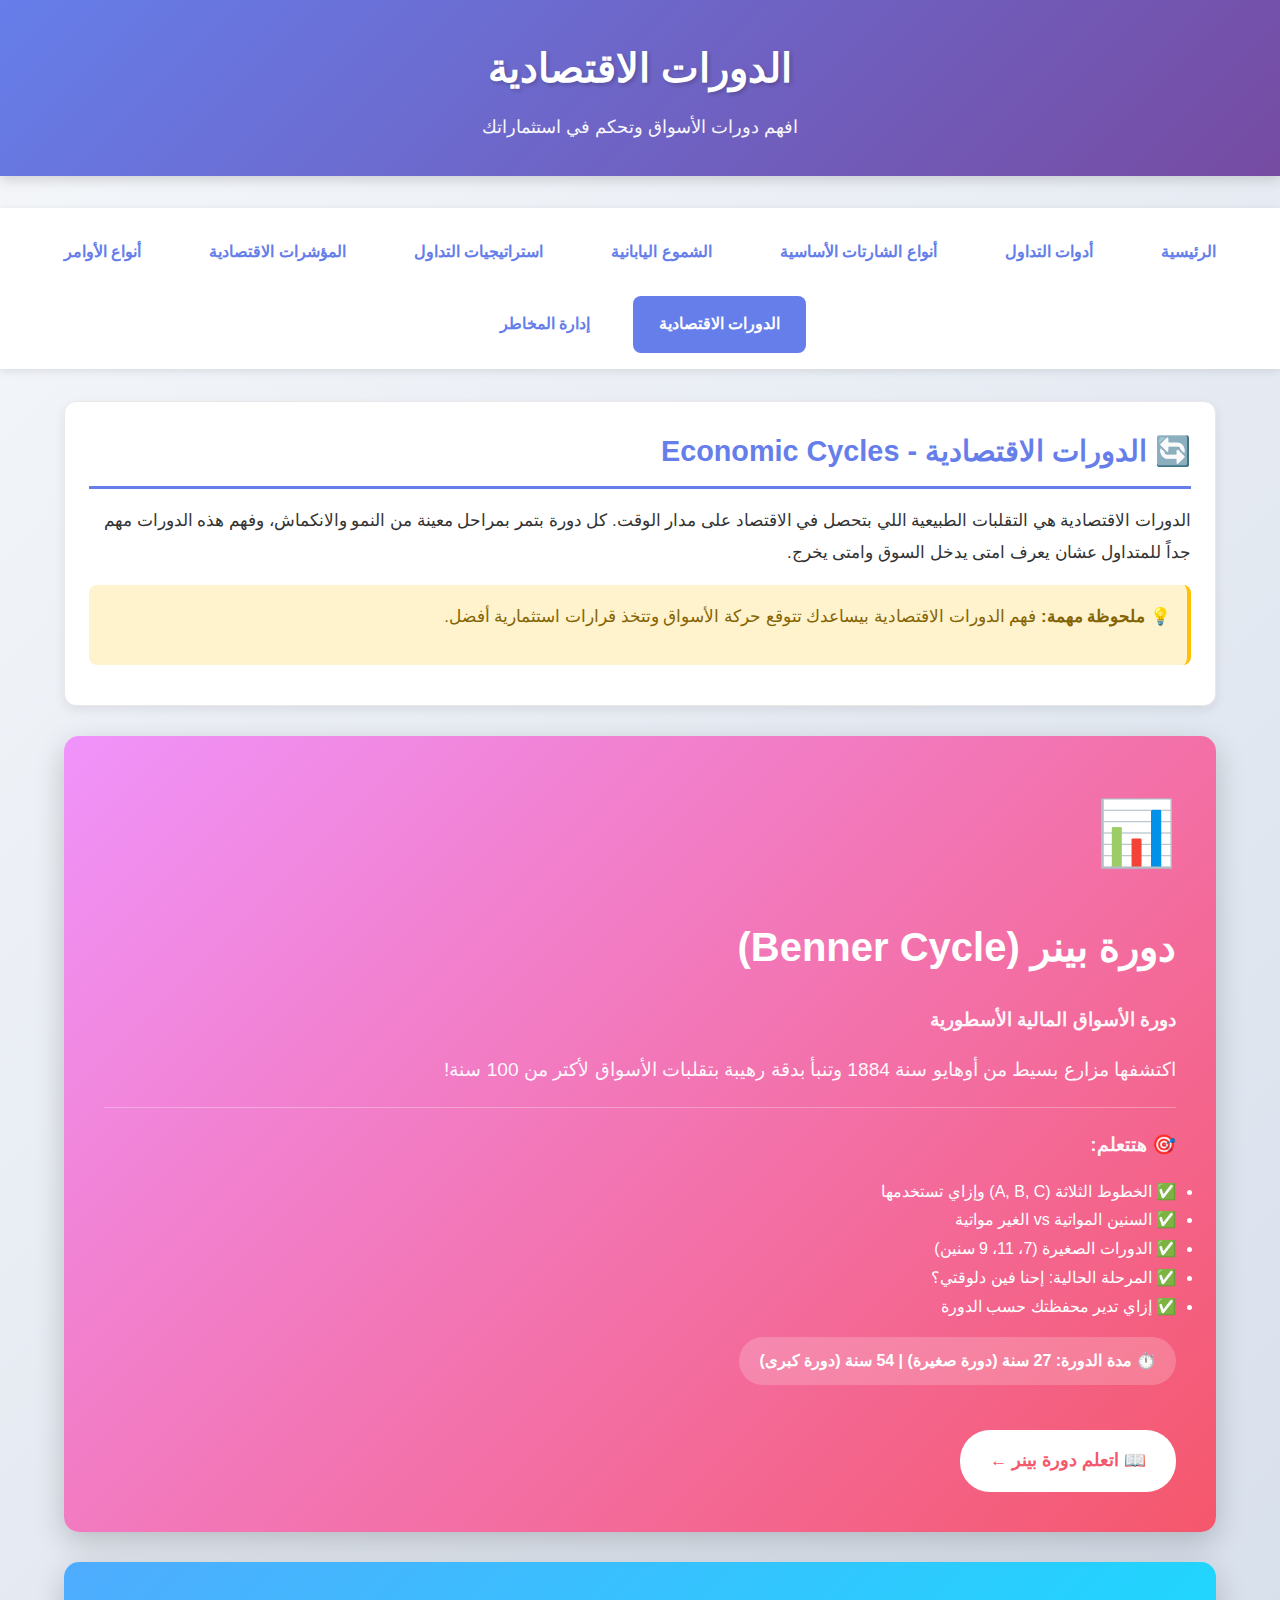
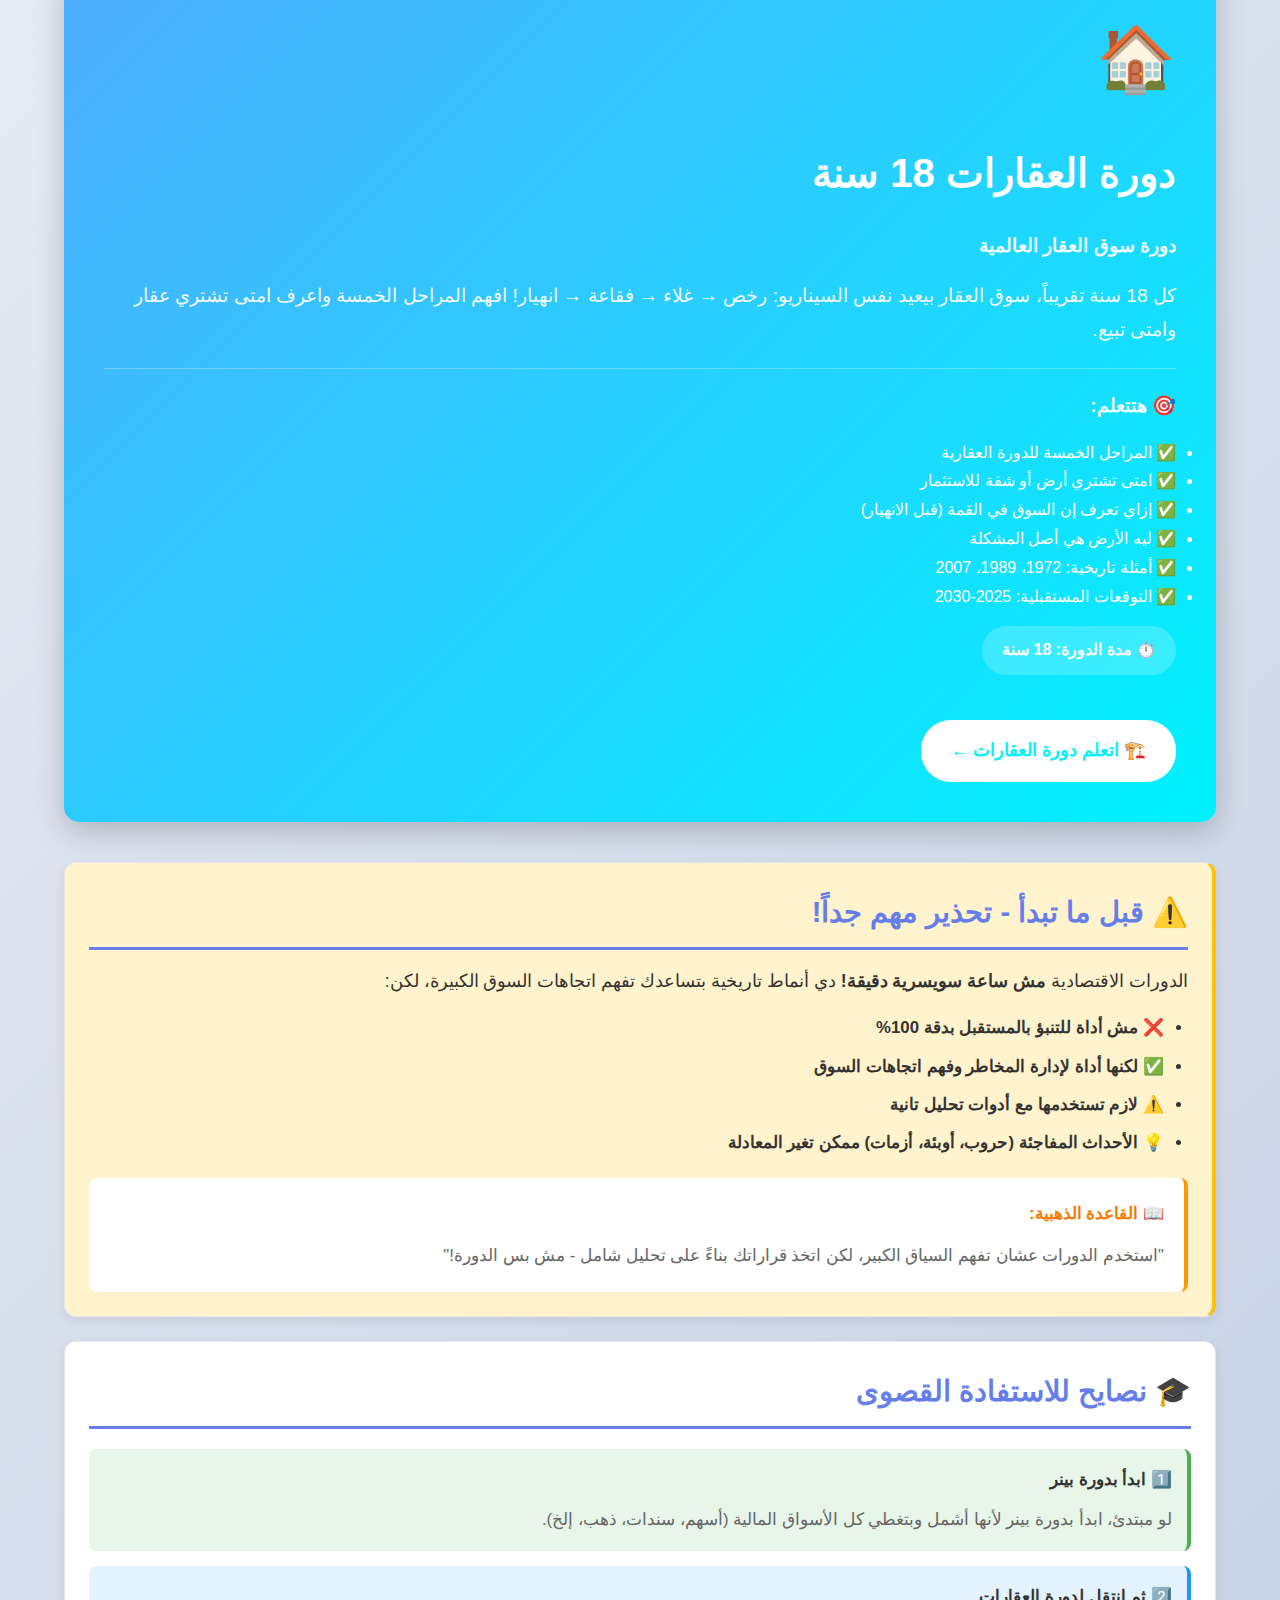
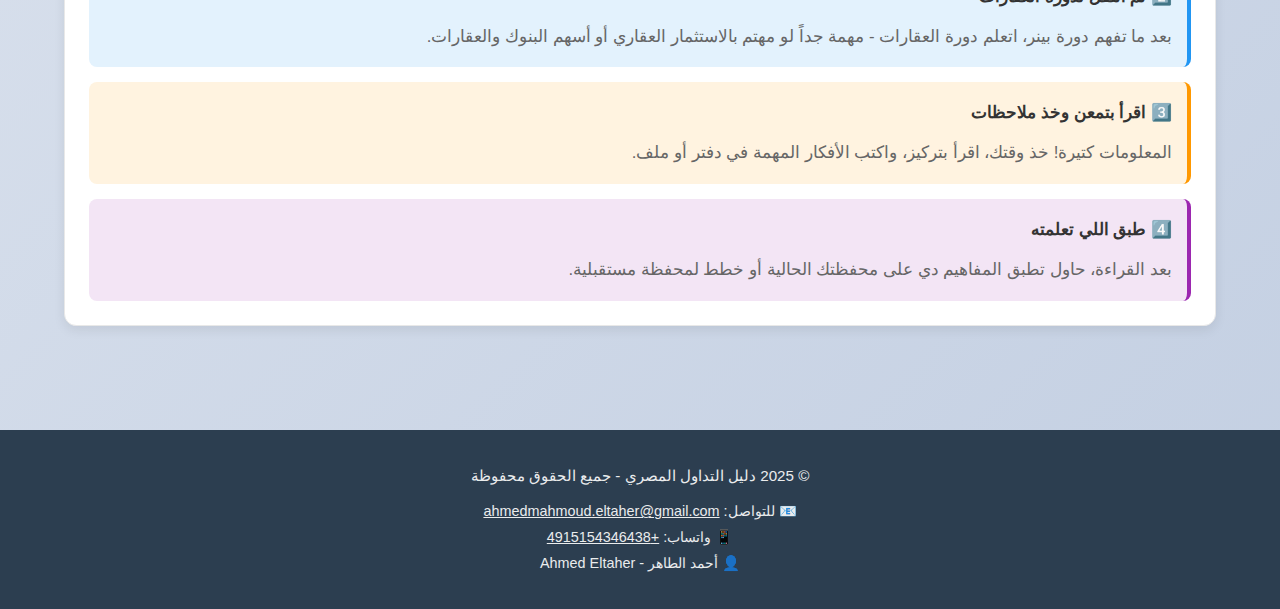
<file: cycles-hub.html>
<!DOCTYPE html>
<html lang="ar" dir="rtl">
<head>
    <meta charset="UTF-8">
    <meta name="viewport" content="width=device-width, initial-scale=1.0">
    <title>الدورات الاقتصادية - Economic Cycles Hub</title>
    <link rel="stylesheet" href="assets/css/styles.css">
    <style>
        .entry-card {
            background: linear-gradient(135deg, #667eea 0%, #764ba2 100%);
            border-radius: 15px;
            padding: 40px;
            margin: 30px 0;
            box-shadow: 0 10px 30px rgba(0,0,0,0.2);
            transition: transform 0.3s ease, box-shadow 0.3s ease;
            cursor: pointer;
            color: white;
            text-decoration: none;
            display: block;
        }
        
        .entry-card:hover {
            transform: translateY(-10px);
            box-shadow: 0 15px 40px rgba(0,0,0,0.3);
        }
        
        .entry-card.benner {
            background: linear-gradient(135deg, #f093fb 0%, #f5576c 100%);
        }
        
        .entry-card.real-estate {
            background: linear-gradient(135deg, #4facfe 0%, #00f2fe 100%);
        }
        
        .entry-card h2 {
            font-size: 2.5rem;
            margin-bottom: 20px;
            color: white;
        }
        
        .entry-card p {
            font-size: 1.2rem;
            line-height: 1.8;
            color: rgba(255,255,255,0.95);
            margin-bottom: 15px;
        }
        
        .entry-card .icon {
            font-size: 4rem;
            margin-bottom: 20px;
            display: block;
        }
        
        .entry-card .duration {
            background: rgba(255,255,255,0.2);
            padding: 10px 20px;
            border-radius: 25px;
            display: inline-block;
            margin-top: 15px;
            font-weight: bold;
        }
        
        .entry-card .cta {
            background: white;
            color: #764ba2;
            padding: 15px 30px;
            border-radius: 30px;
            display: inline-block;
            margin-top: 20px;
            font-weight: bold;
            font-size: 1.1rem;
        }
        
        .entry-card.benner .cta {
            color: #f5576c;
        }
        
        .entry-card.real-estate .cta {
            color: #00f2fe;
        }
        
        @media (max-width: 768px) {
            .entry-card h2 {
                font-size: 1.8rem;
            }
            
            .entry-card p {
                font-size: 1rem;
            }
            
            .entry-card .icon {
                font-size: 3rem;
            }
        }
    </style>
</head>
<body>
    <header>
        <h1>الدورات الاقتصادية</h1>
        <p>افهم دورات الأسواق وتحكم في استثماراتك</p>
    </header>

    <nav>
        <ul>
            <li><a href="index.html">الرئيسية</a></li>
            <li><a href="tools.html">أدوات التداول</a></li>
            <li><a href="trading-charts.html">أنواع الشارتات الأساسية</a></li>
            <li><a href="candlesticks.html">الشموع اليابانية</a></li>
            <li><a href="strategies.html">استراتيجيات التداول</a></li>
            <li><a href="indicators.html">المؤشرات الاقتصادية</a></li>
            <li><a href="orders.html">أنواع الأوامر</a></li>
            <li><a href="cycles-hub.html" class="active">الدورات الاقتصادية</a></li>
            <li><a href="risk-management.html">إدارة المخاطر</a></li>

        </ul>
    </nav>

    <div class="container">
        <div class="card">
            <h2>🔄 الدورات الاقتصادية - Economic Cycles</h2>
            <p>الدورات الاقتصادية هي التقلبات الطبيعية اللي بتحصل في الاقتصاد على مدار الوقت. كل دورة بتمر بمراحل معينة من النمو والانكماش، وفهم هذه الدورات مهم جداً للمتداول عشان يعرف امتى يدخل السوق وامتى يخرج.</p>
            
            <div class="note-box">
                <p><strong>💡 ملحوظة مهمة:</strong> فهم الدورات الاقتصادية بيساعدك تتوقع حركة الأسواق وتتخذ قرارات استثمارية أفضل.</p>
            </div>
        </div>

        <!-- Benner Cycle Entry Point -->
        <a href="Banner-cycles.html" class="entry-card benner">
            <span class="icon">📊</span>
            <h2>دورة بينر (Benner Cycle)</h2>
            <p><strong>دورة الأسواق المالية الأسطورية</strong></p>
            <p>اكتشفها مزارع بسيط من أوهايو سنة 1884 وتنبأ بدقة رهيبة بتقلبات الأسواق لأكتر من 100 سنة!</p>
            
            <div style="margin-top: 20px; padding-top: 20px; border-top: 1px solid rgba(255,255,255,0.3);">
                <p><strong>🎯 هتتعلم:</strong></p>
                <ul style="margin-top: 10px; text-align: right;">
                    <li>✅ الخطوط الثلاثة (A, B, C) وإزاي تستخدمها</li>
                    <li>✅ السنين المواتية vs الغير مواتية</li>
                    <li>✅ الدورات الصغيرة (7، 11، 9 سنين)</li>
                    <li>✅ المرحلة الحالية: إحنا فين دلوقتي؟</li>
                    <li>✅ إزاي تدير محفظتك حسب الدورة</li>
                </ul>
            </div>
            
            <span class="duration">⏱️ مدة الدورة: 27 سنة (دورة صغيرة) | 54 سنة (دورة كبرى)</span>
            
            <div style="margin-top: 25px;">
                <span class="cta">📖 اتعلم دورة بينر ←</span>
            </div>
        </a>

        <!-- Real Estate Cycle Entry Point -->
        <a href="real-estate-cycle.html" class="entry-card real-estate">
            <span class="icon">🏠</span>
            <h2>دورة العقارات 18 سنة</h2>
            <p><strong>دورة سوق العقار العالمية</strong></p>
            <p>كل 18 سنة تقريباً، سوق العقار بيعيد نفس السيناريو: رخص → غلاء → فقاعة → انهيار! افهم المراحل الخمسة واعرف امتى تشتري عقار وامتى تبيع.</p>
            
            <div style="margin-top: 20px; padding-top: 20px; border-top: 1px solid rgba(255,255,255,0.3);">
                <p><strong>🎯 هتتعلم:</strong></p>
                <ul style="margin-top: 10px; text-align: right;">
                    <li>✅ المراحل الخمسة للدورة العقارية</li>
                    <li>✅ امتى تشتري أرض أو شقة للاستثمار</li>
                    <li>✅ إزاي تعرف إن السوق في القمة (قبل الانهيار)</li>
                    <li>✅ ليه الأرض هي أصل المشكلة</li>
                    <li>✅ أمثلة تاريخية: 1972، 1989، 2007</li>
                    <li>✅ التوقعات المستقبلية: 2025-2030</li>
                </ul>
            </div>
            
            <span class="duration">⏱️ مدة الدورة: 18 سنة</span>
            
            <div style="margin-top: 25px;">
                <span class="cta">🏗️ اتعلم دورة العقارات ←</span>
            </div>
        </a>

        <div class="card" style="background: #fff3cd; border-right: 4px solid #ffc107; margin-top: 40px;">
            <h2>⚠️ قبل ما تبدأ - تحذير مهم جداً!</h2>
            <p style="font-size: 1.1rem; line-height: 1.8;">الدورات الاقتصادية <strong>مش ساعة سويسرية دقيقة!</strong> دي أنماط تاريخية بتساعدك تفهم اتجاهات السوق الكبيرة، لكن:</p>
            
            <ul style="margin-top: 15px; font-size: 1.05rem;">
                <li><strong>❌ مش أداة للتنبؤ بالمستقبل بدقة 100%</strong></li>
                <li><strong>✅ لكنها أداة لإدارة المخاطر وفهم اتجاهات السوق</strong></li>
                <li><strong>⚠️ لازم تستخدمها مع أدوات تحليل تانية</strong></li>
                <li><strong>💡 الأحداث المفاجئة (حروب، أوبئة، أزمات) ممكن تغير المعادلة</strong></li>
            </ul>
            
            <div style="background: #fff; padding: 20px; border-radius: 8px; margin-top: 20px; border-right: 4px solid #ff9800;">
                <p style="margin: 0; font-weight: bold; color: #f57c00;">📖 القاعدة الذهبية:</p>
                <p style="margin-top: 10px; margin-bottom: 0; color: #666;">"استخدم الدورات عشان تفهم السياق الكبير، لكن اتخذ قراراتك بناءً على تحليل شامل - مش بس الدورة!"</p>
            </div>
        </div>

        <div class="card">
            <h2>🎓 نصايح للاستفادة القصوى</h2>
            <div style="margin-top: 20px;">
                <div style="padding: 15px; background: #e8f5e9; border-radius: 8px; margin-bottom: 15px; border-right: 4px solid #4caf50;">
                    <p style="margin: 0; font-size: 1.05rem;"><strong>1️⃣ ابدأ بدورة بينر</strong></p>
                    <p style="margin-top: 8px; color: #666; margin-bottom: 0;">لو مبتدئ، ابدأ بدورة بينر لأنها أشمل وبتغطي كل الأسواق المالية (أسهم، سندات، ذهب، إلخ).</p>
                </div>

                <div style="padding: 15px; background: #e3f2fd; border-radius: 8px; margin-bottom: 15px; border-right: 4px solid #2196f3;">
                    <p style="margin: 0; font-size: 1.05rem;"><strong>2️⃣ ثم انتقل لدورة العقارات</strong></p>
                    <p style="margin-top: 8px; color: #666; margin-bottom: 0;">بعد ما تفهم دورة بينر، اتعلم دورة العقارات - مهمة جداً لو مهتم بالاستثمار العقاري أو أسهم البنوك والعقارات.</p>
                </div>

                <div style="padding: 15px; background: #fff3e0; border-radius: 8px; margin-bottom: 15px; border-right: 4px solid #ff9800;">
                    <p style="margin: 0; font-size: 1.05rem;"><strong>3️⃣ اقرأ بتمعن وخذ ملاحظات</strong></p>
                    <p style="margin-top: 8px; color: #666; margin-bottom: 0;">المعلومات كتيرة! خذ وقتك، اقرأ بتركيز، واكتب الأفكار المهمة في دفتر أو ملف.</p>
                </div>

                <div style="padding: 15px; background: #f3e5f5; border-radius: 8px; border-right: 4px solid #9c27b0;">
                    <p style="margin: 0; font-size: 1.05rem;"><strong>4️⃣ طبق اللي تعلمته</strong></p>
                    <p style="margin-top: 8px; color: #666; margin-bottom: 0;">بعد القراءة، حاول تطبق المفاهيم دي على محفظتك الحالية أو خطط لمحفظة مستقبلية.</p>
                </div>
            </div>
        </div>

        
    </div>

    <footer>
        <p>&copy; 2025 دليل التداول المصري - جميع الحقوق محفوظة</p>
        <p style="margin-top: 10px; font-size: 0.9rem;">
            📧 للتواصل: <a href="mailto:ahmedmahmoud.eltaher@gmail.com" style="color: #fff;">ahmedmahmoud.eltaher@gmail.com</a><br>
            📱 واتساب: <a href="https://wa.me/4915154346438" style="color: #fff;">+4915154346438</a><br>
            👤 أحمد الطاهر - Ahmed Eltaher
        </p>
    </footer>
</body>
</html>
</file>
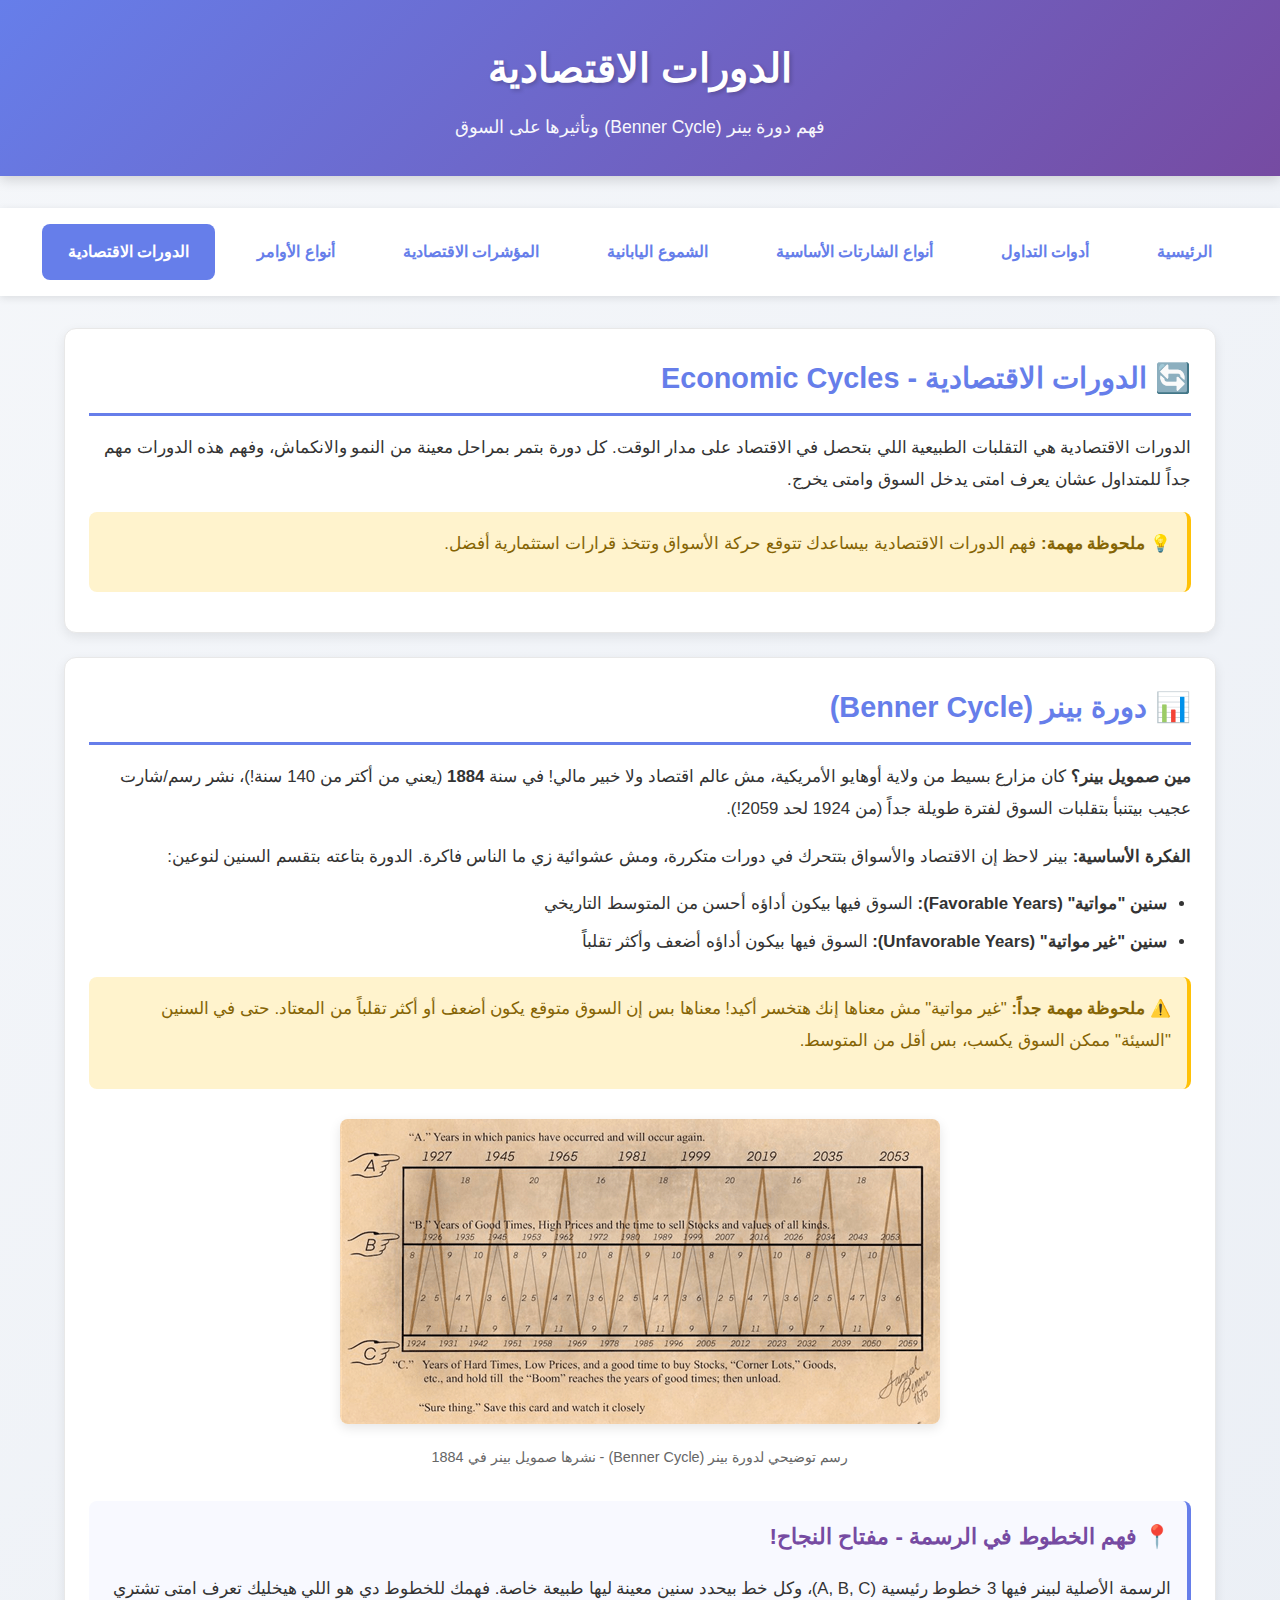
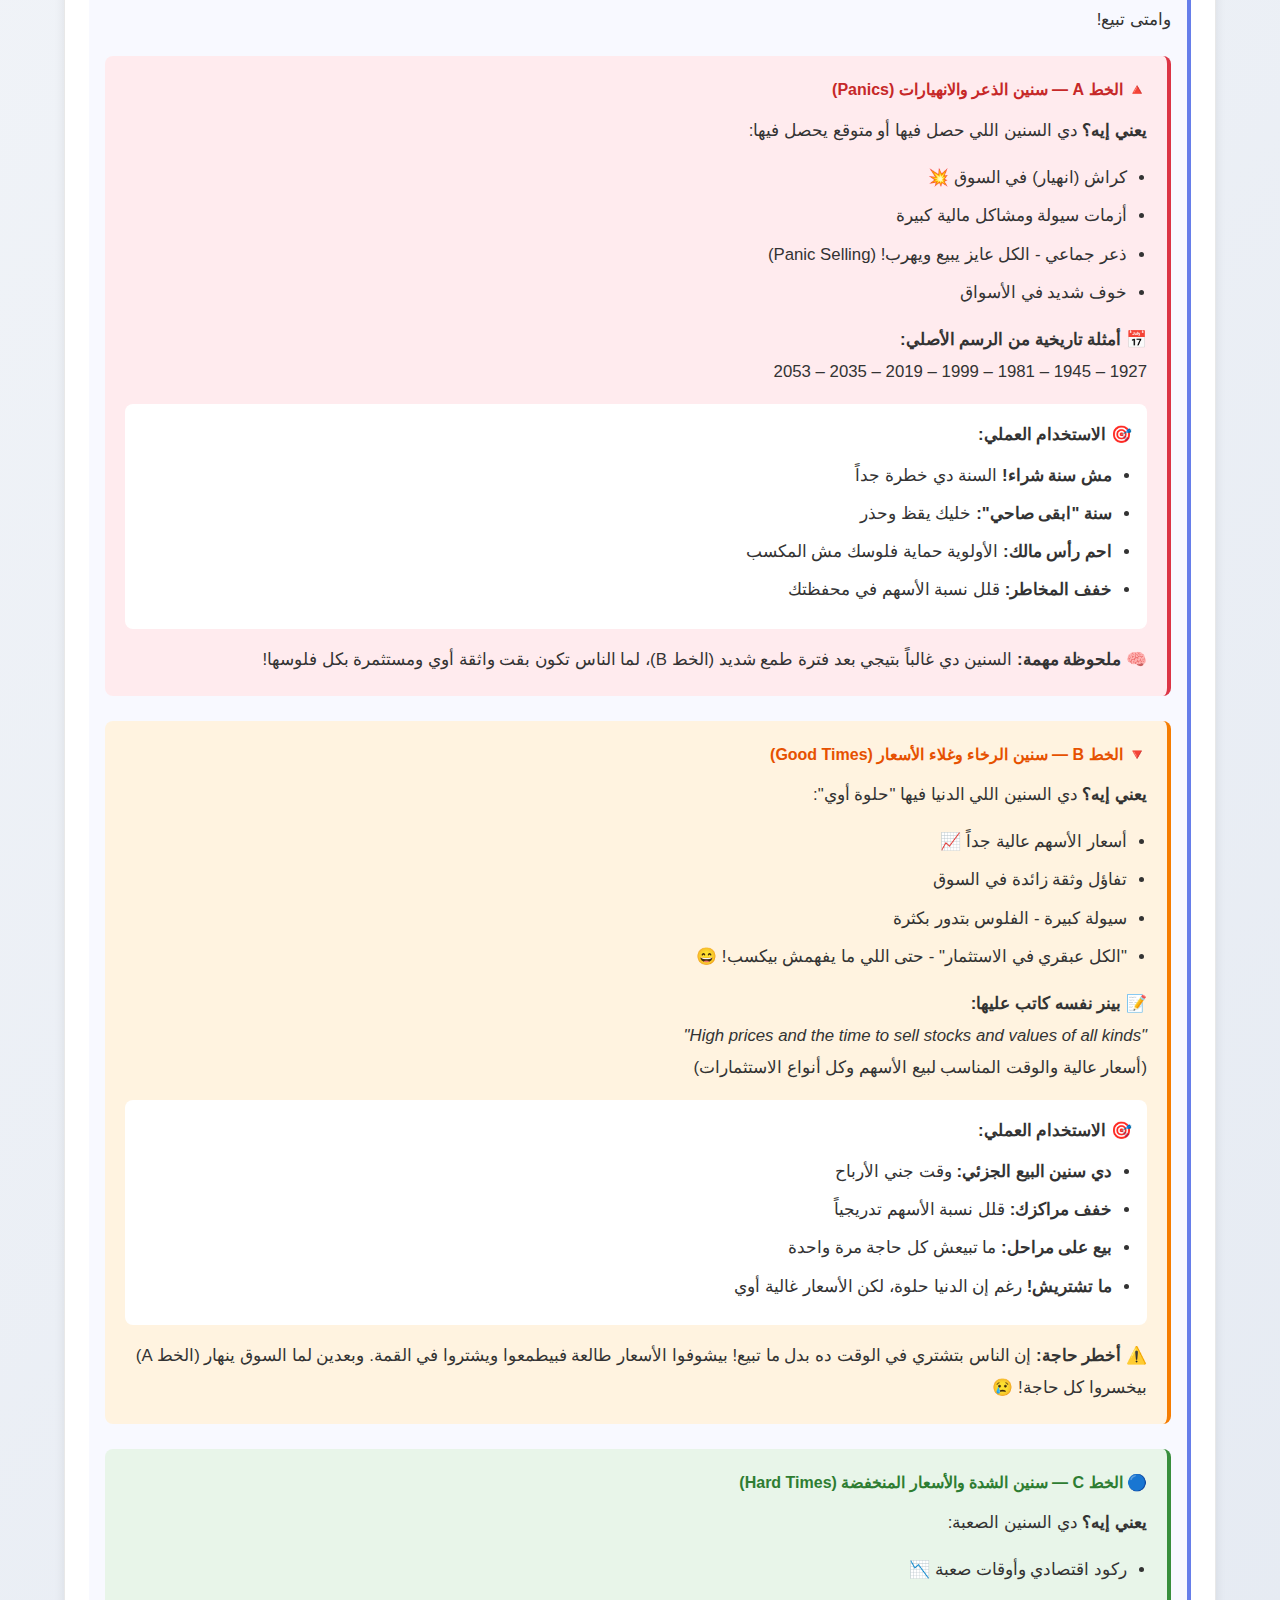
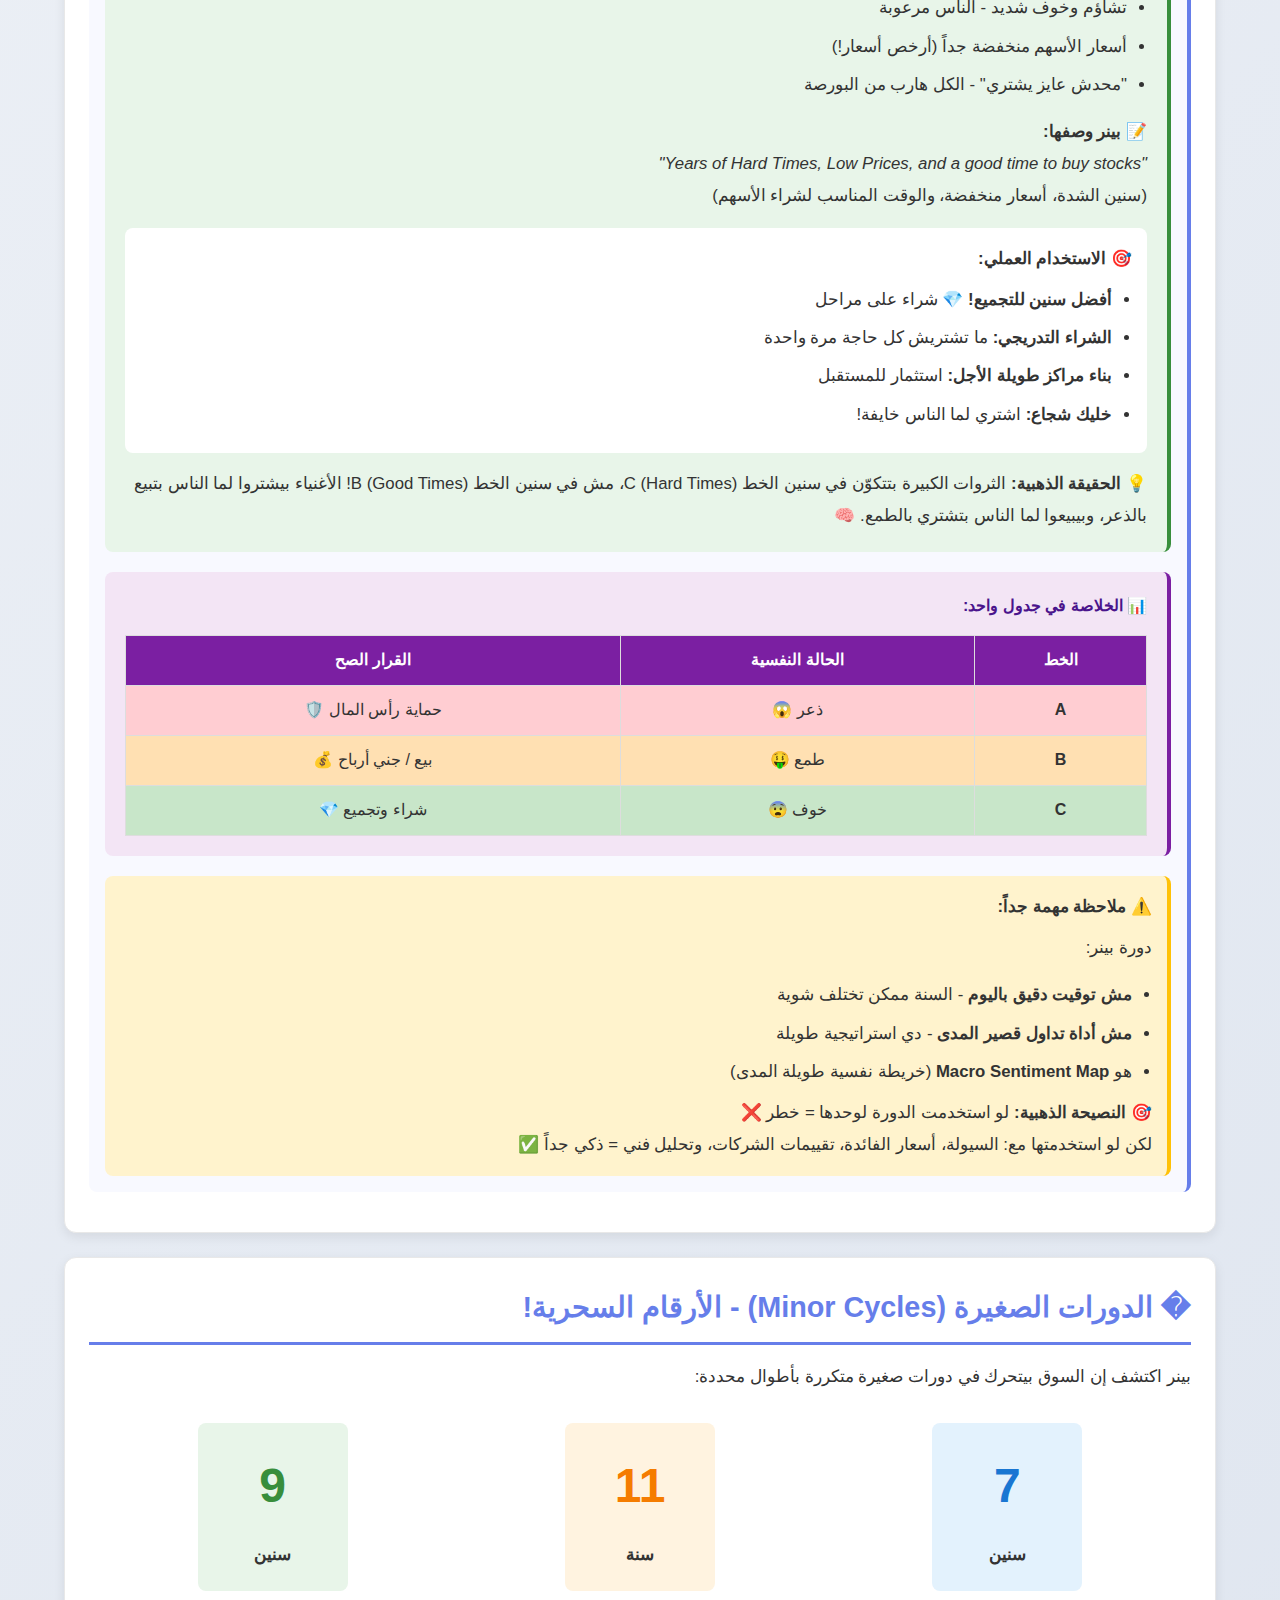
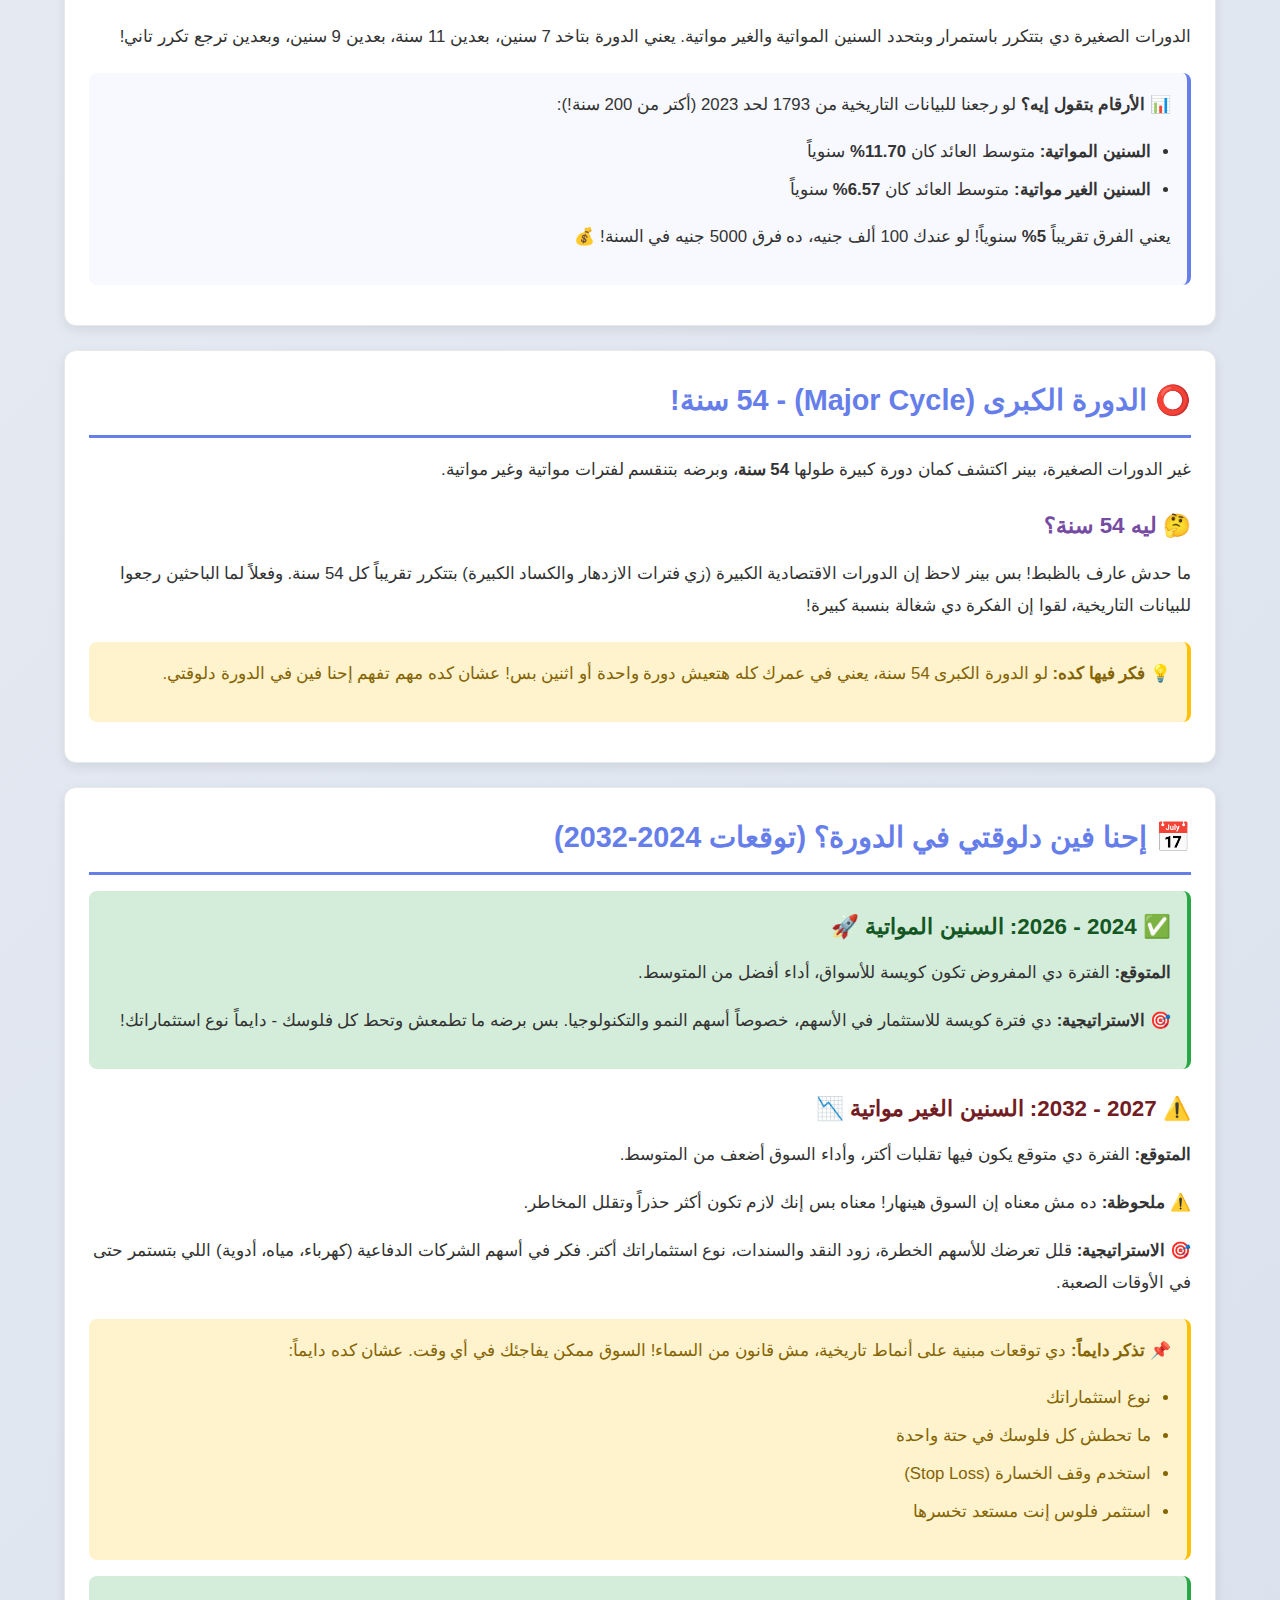
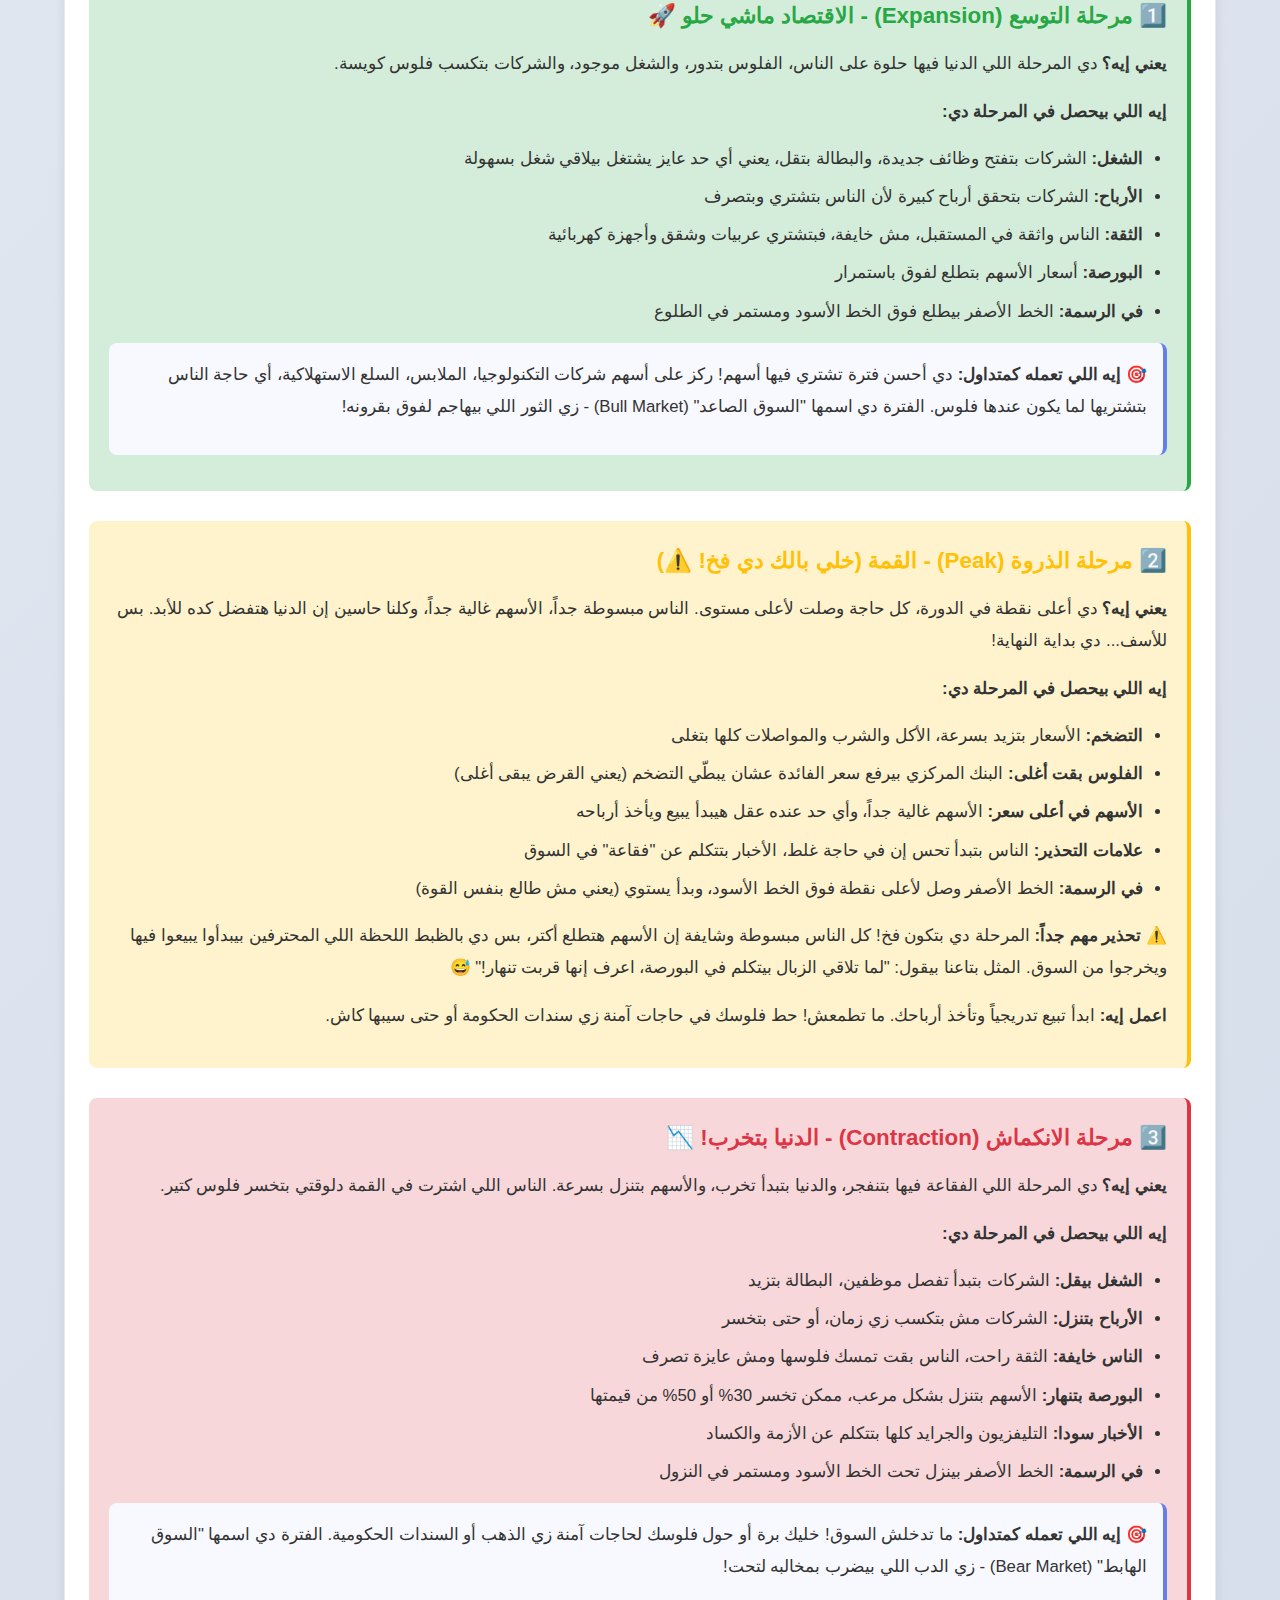
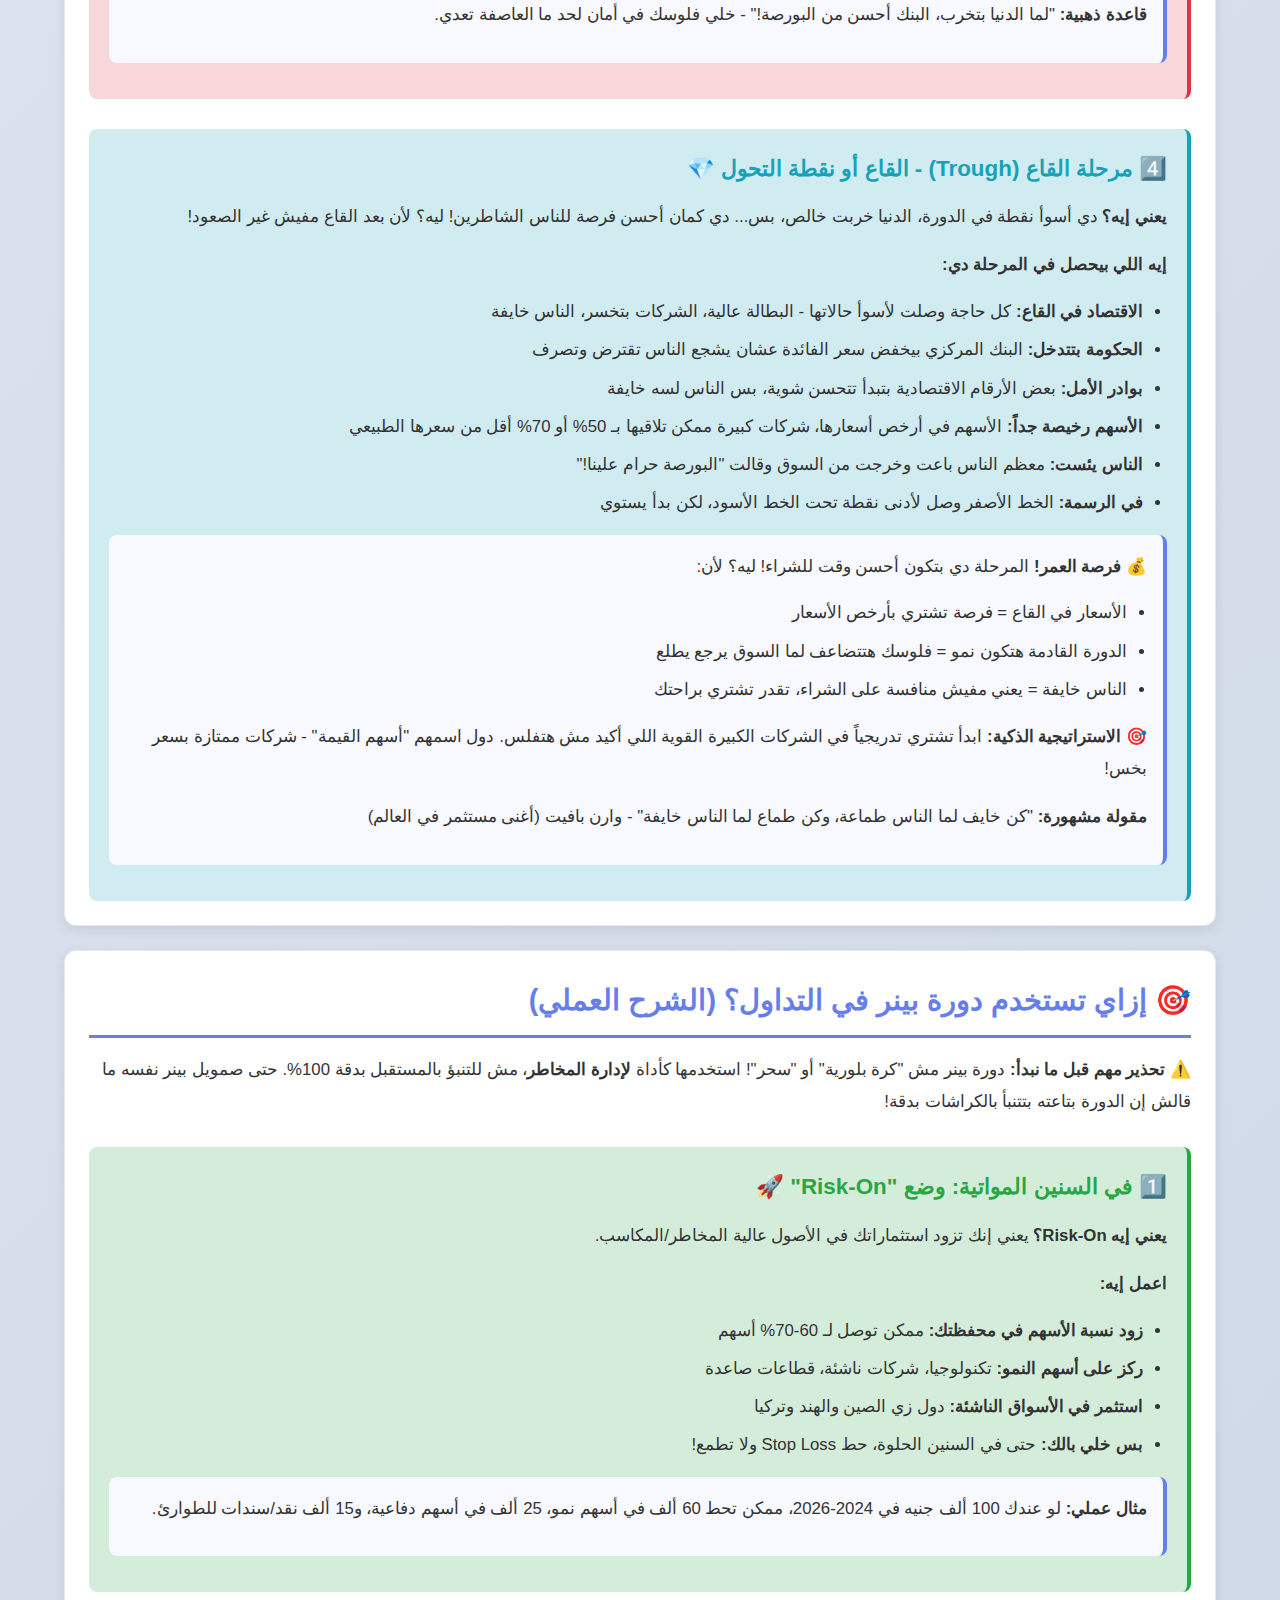
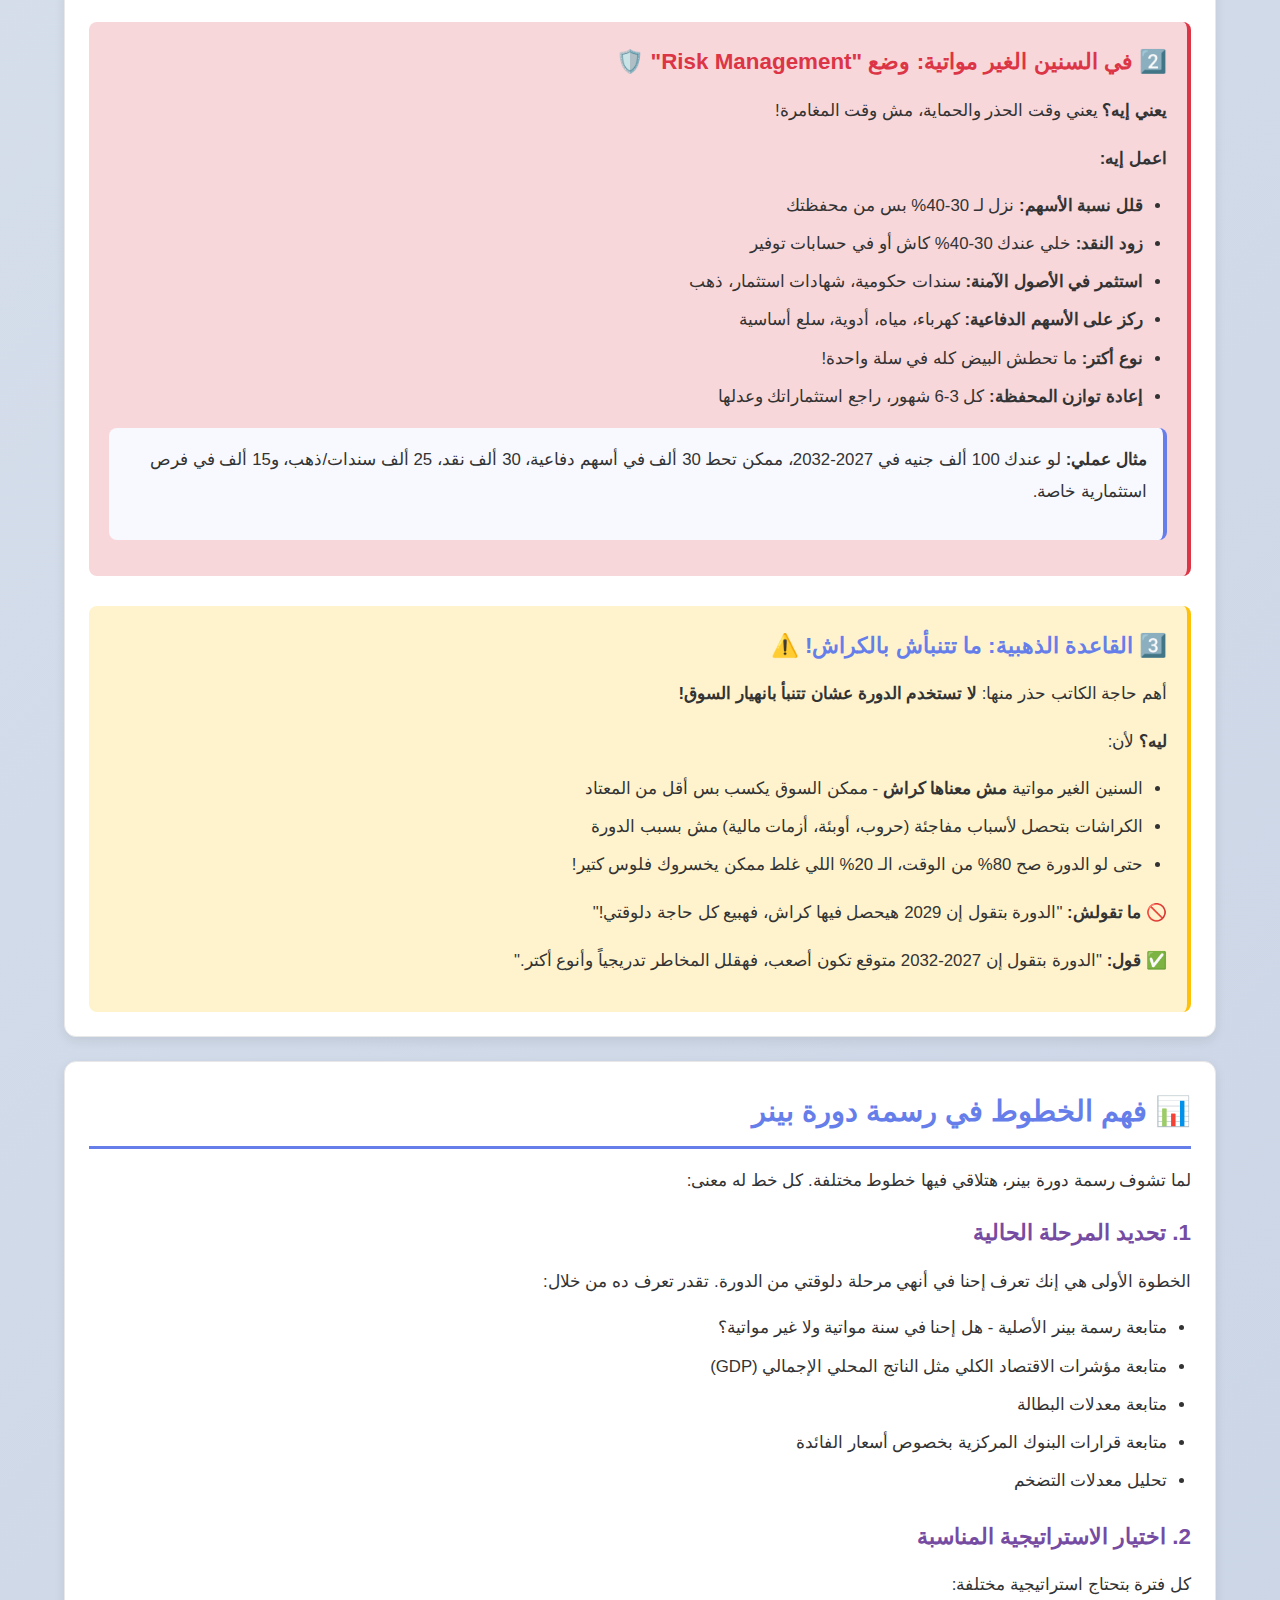
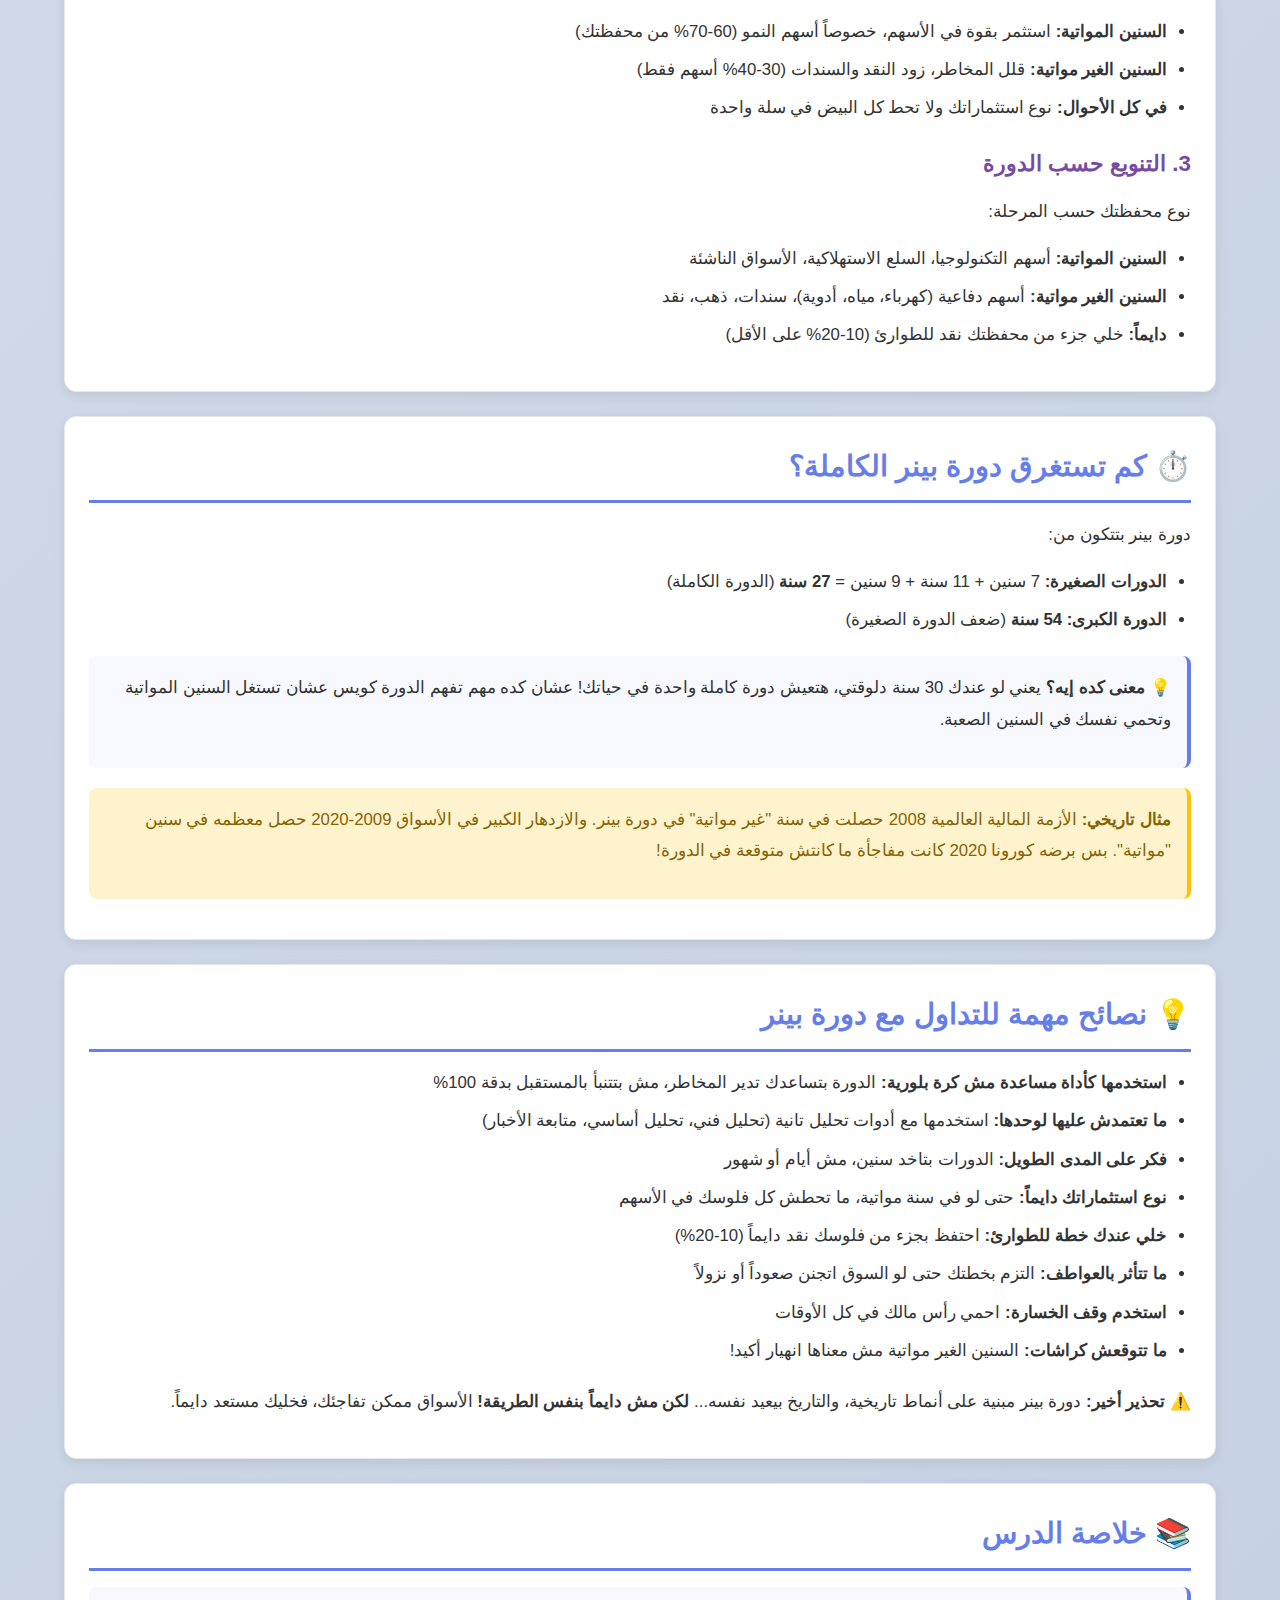
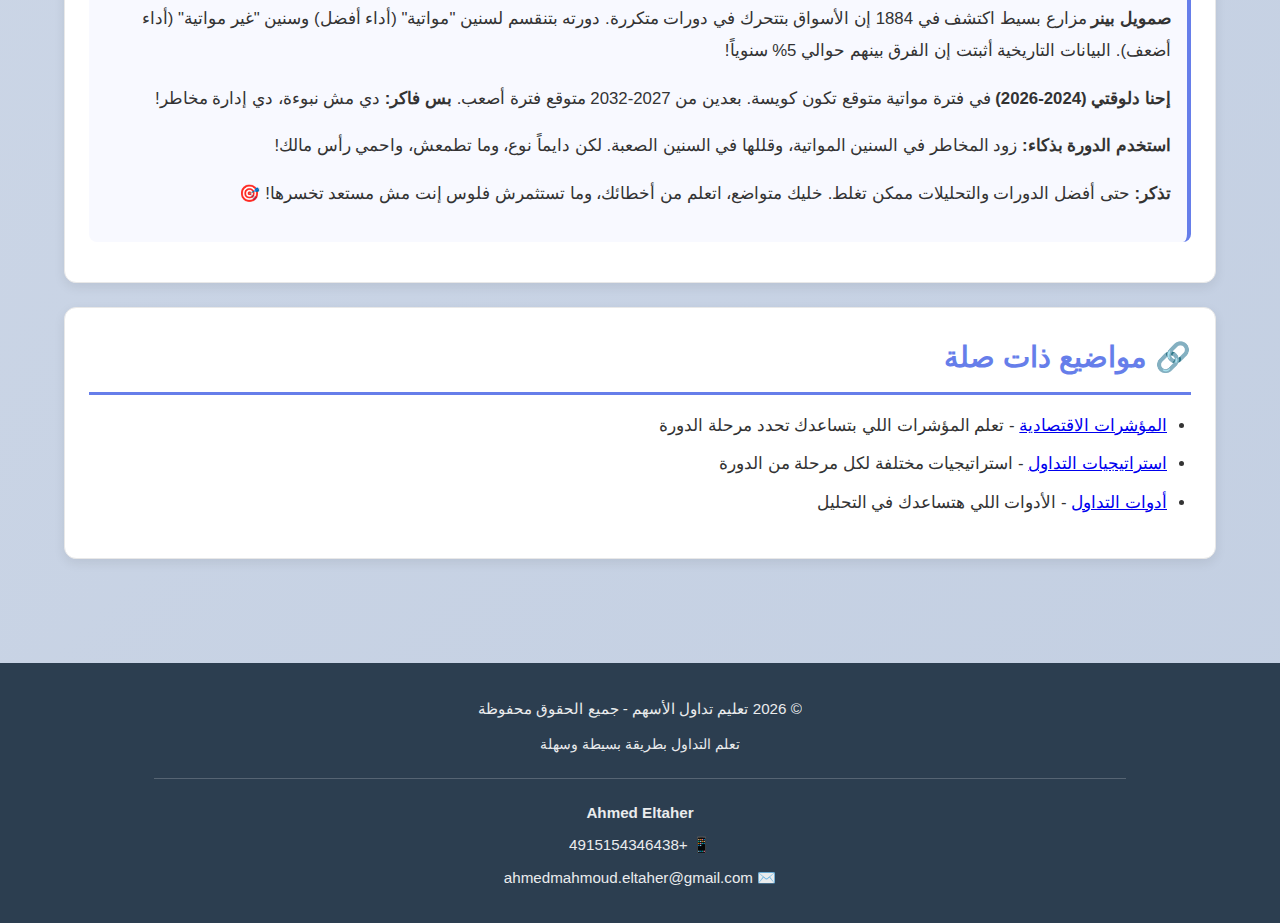
<file: economic-cycles.html>
<!DOCTYPE html>
<html lang="ar" dir="rtl">
<head>
    <meta charset="UTF-8">
    <meta name="viewport" content="width=device-width, initial-scale=1.0">
    <title>الدورات الاقتصادية - دورة بينر (Benner Cycle)</title>
    <link rel="stylesheet" href="assets/css/styles.css">
</head>
<body>
    <header>
        <h1>الدورات الاقتصادية</h1>
        <p>فهم دورة بينر (Benner Cycle) وتأثيرها على السوق</p>
    </header>

    <nav>
        <ul>
            <li><a href="index.html">الرئيسية</a></li>
            <li><a href="tools.html">أدوات التداول</a></li>
            <li><a href="trading-charts.html">أنواع الشارتات الأساسية</a></li>
            <li><a href="candlesticks.html">الشموع اليابانية</a></li>
            <li><a href="indicators.html">المؤشرات الاقتصادية</a></li>
            <li><a href="orders.html">أنواع الأوامر</a></li>
            <li><a href="economic-cycles.html" class="active">الدورات الاقتصادية</a></li>
        </ul>
    </nav>

    <div class="container">
        <div class="card">
            <h2>🔄 الدورات الاقتصادية - Economic Cycles</h2>
            <p>الدورات الاقتصادية هي التقلبات الطبيعية اللي بتحصل في الاقتصاد على مدار الوقت. كل دورة بتمر بمراحل معينة من النمو والانكماش، وفهم هذه الدورات مهم جداً للمتداول عشان يعرف امتى يدخل السوق وامتى يخرج.</p>
            
            <div class="note-box">
                <p><strong>💡 ملحوظة مهمة:</strong> فهم الدورات الاقتصادية بيساعدك تتوقع حركة الأسواق وتتخذ قرارات استثمارية أفضل.</p>
            </div>
        </div>

        <div class="card">
            <h2>📊 دورة بينر (Benner Cycle)</h2>
            <p><strong>مين صمويل بينر؟</strong> كان مزارع بسيط من ولاية أوهايو الأمريكية، مش عالم اقتصاد ولا خبير مالي! في سنة <strong>1884</strong> (يعني من أكتر من 140 سنة!)، نشر رسم/شارت عجيب بيتنبأ بتقلبات السوق لفترة طويلة جداً (من 1924 لحد 2059!).</p>
            
            <p style="margin-top: 15px;"><strong>الفكرة الأساسية:</strong> بينر لاحظ إن الاقتصاد والأسواق بتتحرك في دورات متكررة، ومش عشوائية زي ما الناس فاكرة. الدورة بتاعته بتقسم السنين لنوعين:</p>
            <ul>
                <li><strong>سنين "مواتية" (Favorable Years):</strong> السوق فيها بيكون أداؤه أحسن من المتوسط التاريخي</li>
                <li><strong>سنين "غير مواتية" (Unfavorable Years):</strong> السوق فيها بيكون أداؤه أضعف وأكثر تقلباً</li>
            </ul>

            <div class="note-box" style="margin-top: 20px;">
                <p><strong>⚠️ ملحوظة مهمة جداً:</strong> "غير مواتية" مش معناها إنك هتخسر أكيد! معناها بس إن السوق متوقع يكون أضعف أو أكثر تقلباً من المعتاد. حتى في السنين "السيئة" ممكن السوق يكسب، بس أقل من المتوسط.</p>
            </div>
            
            <div class="image-container" style="text-align: center; margin: 30px 0;">
                <img src="resources/Banner cycle.png" alt="دورة بينر الاقتصادية" style="max-width: 100%; height: auto; border-radius: 8px; box-shadow: 0 4px 12px rgba(0,0,0,0.1); margin: 20px auto; display: block;">
                <p style="text-align: center; color: #666; font-size: 0.9rem; margin-top: 10px;">رسم توضيحي لدورة بينر (Benner Cycle) - نشرها صمويل بينر في 1884</p>
            </div>

            <div class="highlight-box" style="margin-top: 30px;">
                <h3 style="margin-bottom: 15px;">📍 فهم الخطوط في الرسمة - مفتاح النجاح!</h3>
                
                <p style="margin-bottom: 20px;">الرسمة الأصلية لبينر فيها 3 خطوط رئيسية (A, B, C)، وكل خط بيحدد سنين معينة ليها طبيعة خاصة. فهمك للخطوط دي هو اللي هيخليك تعرف امتى تشتري وامتى تبيع!</p>

                <div style="margin-bottom: 25px; padding: 20px; background: #ffebee; border-radius: 8px; border-right: 4px solid #dc3545;">
                    <h4 style="color: #c62828; margin-bottom: 10px;">🔺 الخط A — سنين الذعر والانهيارات (Panics)</h4>
                    <p><strong>يعني إيه؟</strong> دي السنين اللي حصل فيها أو متوقع يحصل فيها:</p>
                    <ul style="margin-top: 10px; margin-right: 20px;">
                        <li>كراش (انهيار) في السوق 💥</li>
                        <li>أزمات سيولة ومشاكل مالية كبيرة</li>
                        <li>ذعر جماعي - الكل عايز يبيع ويهرب! (Panic Selling)</li>
                        <li>خوف شديد في الأسواق</li>
                    </ul>
                    
                    <p style="margin-top: 15px;"><strong>📅 أمثلة تاريخية من الرسم الأصلي:</strong><br>
                    1927 – 1945 – 1981 – 1999 – 2019 – 2035 – 2053</p>
                    
                    <div style="background: #fff; padding: 15px; border-radius: 8px; margin-top: 15px;">
                        <p style="margin: 0;"><strong>🎯 الاستخدام العملي:</strong></p>
                        <ul style="margin-top: 10px; margin-right: 20px; margin-bottom: 0;">
                            <li><strong>مش سنة شراء!</strong> السنة دي خطرة جداً</li>
                            <li><strong>سنة "ابقى صاحي":</strong> خليك يقظ وحذر</li>
                            <li><strong>احم رأس مالك:</strong> الأولوية حماية فلوسك مش المكسب</li>
                            <li><strong>خفف المخاطر:</strong> قلل نسبة الأسهم في محفظتك</li>
                        </ul>
                    </div>
                    
                    <p style="margin-top: 15px; margin-bottom: 0;"><strong>🧠 ملحوظة مهمة:</strong> السنين دي غالباً بتيجي بعد فترة طمع شديد (الخط B)، لما الناس تكون بقت واثقة أوي ومستثمرة بكل فلوسها!</p>
                </div>

                <div style="margin-bottom: 25px; padding: 20px; background: #fff3e0; border-radius: 8px; border-right: 4px solid #f57c00;">
                    <h4 style="color: #e65100; margin-bottom: 10px;">🔻 الخط B — سنين الرخاء وغلاء الأسعار (Good Times)</h4>
                    <p><strong>يعني إيه؟</strong> دي السنين اللي الدنيا فيها "حلوة أوي":</p>
                    <ul style="margin-top: 10px; margin-right: 20px;">
                        <li>أسعار الأسهم عالية جداً 📈</li>
                        <li>تفاؤل وثقة زائدة في السوق</li>
                        <li>سيولة كبيرة - الفلوس بتدور بكثرة</li>
                        <li>"الكل عبقري في الاستثمار" - حتى اللي ما يفهمش بيكسب! 😄</li>
                    </ul>
                    
                    <p style="margin-top: 15px;"><strong>📝 بينر نفسه كاتب عليها:</strong><br>
                    <em>"High prices and the time to sell stocks and values of all kinds"</em><br>
                    (أسعار عالية والوقت المناسب لبيع الأسهم وكل أنواع الاستثمارات)</p>
                    
                    <div style="background: #fff; padding: 15px; border-radius: 8px; margin-top: 15px;">
                        <p style="margin: 0;"><strong>🎯 الاستخدام العملي:</strong></p>
                        <ul style="margin-top: 10px; margin-right: 20px; margin-bottom: 0;">
                            <li><strong>دي سنين البيع الجزئي:</strong> وقت جني الأرباح</li>
                            <li><strong>خفف مراكزك:</strong> قلل نسبة الأسهم تدريجياً</li>
                            <li><strong>بيع على مراحل:</strong> ما تبيعش كل حاجة مرة واحدة</li>
                            <li><strong>ما تشتريش!</strong> رغم إن الدنيا حلوة، لكن الأسعار غالية أوي</li>
                        </ul>
                    </div>
                    
                    <p style="margin-top: 15px; margin-bottom: 0;"><strong>⚠️ أخطر حاجة:</strong> إن الناس بتشتري في الوقت ده بدل ما تبيع! بيشوفوا الأسعار طالعة فبيطمعوا ويشتروا في القمة. وبعدين لما السوق ينهار (الخط A) بيخسروا كل حاجة! 😢</p>
                </div>

                <div style="margin-bottom: 20px; padding: 20px; background: #e8f5e9; border-radius: 8px; border-right: 4px solid #388e3c;">
                    <h4 style="color: #2e7d32; margin-bottom: 10px;">🔵 الخط C — سنين الشدة والأسعار المنخفضة (Hard Times)</h4>
                    <p><strong>يعني إيه؟</strong> دي السنين الصعبة:</p>
                    <ul style="margin-top: 10px; margin-right: 20px;">
                        <li>ركود اقتصادي وأوقات صعبة 📉</li>
                        <li>تشاؤم وخوف شديد - الناس مرعوبة</li>
                        <li>أسعار الأسهم منخفضة جداً (أرخص أسعار!)</li>
                        <li>"محدش عايز يشتري" - الكل هارب من البورصة</li>
                    </ul>
                    
                    <p style="margin-top: 15px;"><strong>📝 بينر وصفها:</strong><br>
                    <em>"Years of Hard Times, Low Prices, and a good time to buy stocks"</em><br>
                    (سنين الشدة، أسعار منخفضة، والوقت المناسب لشراء الأسهم)</p>
                    
                    <div style="background: #fff; padding: 15px; border-radius: 8px; margin-top: 15px;">
                        <p style="margin: 0;"><strong>🎯 الاستخدام العملي:</strong></p>
                        <ul style="margin-top: 10px; margin-right: 20px; margin-bottom: 0;">
                            <li><strong>أفضل سنين للتجميع! 💎</strong> شراء على مراحل</li>
                            <li><strong>الشراء التدريجي:</strong> ما تشتريش كل حاجة مرة واحدة</li>
                            <li><strong>بناء مراكز طويلة الأجل:</strong> استثمار للمستقبل</li>
                            <li><strong>خليك شجاع:</strong> اشتري لما الناس خايفة!</li>
                        </ul>
                    </div>
                    
                    <p style="margin-top: 15px; margin-bottom: 0;"><strong>💡 الحقيقة الذهبية:</strong> الثروات الكبيرة بتتكوّن في سنين الخط C (Hard Times)، مش في سنين الخط B (Good Times)! الأغنياء بيشتروا لما الناس بتبيع بالذعر، وبيبيعوا لما الناس بتشتري بالطمع. 🧠</p>
                </div>

                <div style="background: #f3e5f5; padding: 20px; border-radius: 8px; border-right: 4px solid #7b1fa2;">
                    <h4 style="color: #4a148c; margin-bottom: 15px;">📊 الخلاصة في جدول واحد:</h4>
                    <table style="width: 100%; border-collapse: collapse; margin-top: 10px;">
                        <thead>
                            <tr style="background: #7b1fa2; color: white;">
                                <th style="padding: 10px; text-align: center; border: 1px solid #ddd;">الخط</th>
                                <th style="padding: 10px; text-align: center; border: 1px solid #ddd;">الحالة النفسية</th>
                                <th style="padding: 10px; text-align: center; border: 1px solid #ddd;">القرار الصح</th>
                            </tr>
                        </thead>
                        <tbody>
                            <tr style="background: #ffcdd2;">
                                <td style="padding: 10px; text-align: center; border: 1px solid #ddd; font-weight: bold;">A</td>
                                <td style="padding: 10px; text-align: center; border: 1px solid #ddd;">ذعر 😱</td>
                                <td style="padding: 10px; text-align: center; border: 1px solid #ddd;">حماية رأس المال 🛡️</td>
                            </tr>
                            <tr style="background: #ffe0b2;">
                                <td style="padding: 10px; text-align: center; border: 1px solid #ddd; font-weight: bold;">B</td>
                                <td style="padding: 10px; text-align: center; border: 1px solid #ddd;">طمع 🤑</td>
                                <td style="padding: 10px; text-align: center; border: 1px solid #ddd;">بيع / جني أرباح 💰</td>
                            </tr>
                            <tr style="background: #c8e6c9;">
                                <td style="padding: 10px; text-align: center; border: 1px solid #ddd; font-weight: bold;">C</td>
                                <td style="padding: 10px; text-align: center; border: 1px solid #ddd;">خوف 😨</td>
                                <td style="padding: 10px; text-align: center; border: 1px solid #ddd;">شراء وتجميع 💎</td>
                            </tr>
                        </tbody>
                    </table>
                </div>

                <div style="background: #fff3cd; padding: 15px; border-radius: 8px; border-right: 4px solid #ffc107; margin-top: 20px;">
                    <p style="margin: 0;"><strong>⚠️ ملاحظة مهمة جداً:</strong></p>
                    <p style="margin-top: 10px;">دورة بينر:</p>
                    <ul style="margin-top: 5px; margin-right: 20px; margin-bottom: 10px;">
                        <li><strong>مش توقيت دقيق باليوم</strong> - السنة ممكن تختلف شوية</li>
                        <li><strong>مش أداة تداول قصير المدى</strong> - دي استراتيجية طويلة</li>
                        <li>هو <strong>Macro Sentiment Map</strong> (خريطة نفسية طويلة المدى)</li>
                    </ul>
                    <p style="margin: 0;"><strong>🎯 النصيحة الذهبية:</strong> لو استخدمت الدورة لوحدها = خطر ❌<br>
                    لكن لو استخدمتها مع: السيولة، أسعار الفائدة، تقييمات الشركات، وتحليل فني = ذكي جداً ✅</p>
                </div>
            </div>
        </div>

        <div class="card">
            <h2>� الدورات الصغيرة (Minor Cycles) - الأرقام السحرية!</h2>
            <p>بينر اكتشف إن السوق بيتحرك في دورات صغيرة متكررة بأطوال محددة:</p>
            
            <div style="display: flex; justify-content: space-around; margin: 20px 0; flex-wrap: wrap;">
                <div style="text-align: center; padding: 20px; background: #e3f2fd; border-radius: 8px; margin: 10px; min-width: 150px;">
                    <h3 style="color: #1976d2; font-size: 3rem; margin: 0;">7</h3>
                    <p style="margin: 10px 0 0 0; font-weight: bold;">سنين</p>
                </div>
                <div style="text-align: center; padding: 20px; background: #fff3e0; border-radius: 8px; margin: 10px; min-width: 150px;">
                    <h3 style="color: #f57c00; font-size: 3rem; margin: 0;">11</h3>
                    <p style="margin: 10px 0 0 0; font-weight: bold;">سنة</p>
                </div>
                <div style="text-align: center; padding: 20px; background: #e8f5e9; border-radius: 8px; margin: 10px; min-width: 150px;">
                    <h3 style="color: #388e3c; font-size: 3rem; margin: 0;">9</h3>
                    <p style="margin: 10px 0 0 0; font-weight: bold;">سنين</p>
                </div>
            </div>

            <p>الدورات الصغيرة دي بتتكرر باستمرار وبتحدد السنين المواتية والغير مواتية. يعني الدورة بتاخد 7 سنين، بعدين 11 سنة، بعدين 9 سنين، وبعدين ترجع تكرر تاني!</p>

            <div class="highlight-box" style="margin-top: 20px;">
                <p><strong>📊 الأرقام بتقول إيه؟</strong> لو رجعنا للبيانات التاريخية من 1793 لحد 2023 (أكتر من 200 سنة!):</p>
                <ul style="margin-top: 10px; margin-right: 20px;">
                    <li><strong>السنين المواتية:</strong> متوسط العائد كان <strong>11.70%</strong> سنوياً</li>
                    <li><strong>السنين الغير مواتية:</strong> متوسط العائد كان <strong>6.57%</strong> سنوياً</li>
                </ul>
                <p style="margin-top: 15px;">يعني الفرق تقريباً <strong>5%</strong> سنوياً! لو عندك 100 ألف جنيه، ده فرق 5000 جنيه في السنة! 💰</p>
            </div>
        </div>

        <div class="card">
            <h2>⭕ الدورة الكبرى (Major Cycle) - 54 سنة!</h2>
            <p>غير الدورات الصغيرة، بينر اكتشف كمان دورة كبيرة طولها <strong>54 سنة</strong>، وبرضه بتنقسم لفترات مواتية وغير مواتية.</p>
            
            <div class="strategy-section" style="margin-top: 20px;">
                <h3>🤔 ليه 54 سنة؟</h3>
                <p>ما حدش عارف بالظبط! بس بينر لاحظ إن الدورات الاقتصادية الكبيرة (زي فترات الازدهار والكساد الكبيرة) بتتكرر تقريباً كل 54 سنة. وفعلاً لما الباحثين رجعوا للبيانات التاريخية، لقوا إن الفكرة دي شغالة بنسبة كبيرة!</p>
            </div>

            <div class="note-box" style="margin-top: 20px;">
                <p><strong>💡 فكر فيها كده:</strong> لو الدورة الكبرى 54 سنة، يعني في عمرك كله هتعيش دورة واحدة أو اثنين بس! عشان كده مهم تفهم إحنا فين في الدورة دلوقتي.</p>
            </div>
        </div>

        <div class="card">
            <h2>📅 إحنا فين دلوقتي في الدورة؟ (توقعات 2024-2032)</h2>
            
            <div class="highlight-box" style="background: #d4edda; border-right: 4px solid #28a745;">
                <h3 style="color: #155724; margin-bottom: 10px;">✅ 2024 - 2026: السنين المواتية 🚀</h3>
                <p><strong>المتوقع:</strong> الفترة دي المفروض تكون كويسة للأسواق، أداء أفضل من المتوسط.</p>
                <p style="margin-top: 10px;"><strong>🎯 الاستراتيجية:</strong> دي فترة كويسة للاستثمار في الأسهم، خصوصاً أسهم النمو والتكنولوجيا. بس برضه ما تطمعش وتحط كل فلوسك - دايماً نوع استثماراتك!</p>
            </div>

            <div class="warning-box" style="margin-top: 20px;">
                <h3 style="color: #721c24; margin-bottom: 10px;">⚠️ 2027 - 2032: السنين الغير مواتية 📉</h3>
                <p><strong>المتوقع:</strong> الفترة دي متوقع يكون فيها تقلبات أكتر، وأداء السوق أضعف من المتوسط.</p>
                <p style="margin-top: 10px;"><strong>⚠️ ملحوظة:</strong> ده مش معناه إن السوق هينهار! معناه بس إنك لازم تكون أكثر حذراً وتقلل المخاطر.</p>
                <p style="margin-top: 10px;"><strong>🎯 الاستراتيجية:</strong> قلل تعرضك للأسهم الخطرة، زود النقد والسندات، نوع استثماراتك أكتر. فكر في أسهم الشركات الدفاعية (كهرباء، مياه، أدوية) اللي بتستمر حتى في الأوقات الصعبة.</p>
            </div>

            <div class="note-box" style="margin-top: 20px;">
                <p><strong>📌 تذكر دايماً:</strong> دي توقعات مبنية على أنماط تاريخية، مش قانون من السماء! السوق ممكن يفاجئك في أي وقت. عشان كده دايماً:</p>
                <ul style="margin-top: 10px; margin-right: 20px;">
                    <li>نوع استثماراتك</li>
                    <li>ما تحطش كل فلوسك في حتة واحدة</li>
                    <li>استخدم وقف الخسارة (Stop Loss)</li>
                    <li>استثمر فلوس إنت مستعد تخسرها</li>
                </ul>
            </div>
            
            <div class="strategy-section" style="background: #d4edda; padding: 20px; border-radius: 8px; border-right: 4px solid #28a745;">
                <h3 style="color: #28a745;">1️⃣ مرحلة التوسع (Expansion) - الاقتصاد ماشي حلو 🚀</h3>
                <p><strong>يعني إيه؟</strong> دي المرحلة اللي الدنيا فيها حلوة على الناس، الفلوس بتدور، والشغل موجود، والشركات بتكسب فلوس كويسة.</p>
                
                <p style="margin-top: 15px;"><strong>إيه اللي بيحصل في المرحلة دي:</strong></p>
                <ul>
                    <li><strong>الشغل:</strong> الشركات بتفتح وظائف جديدة، والبطالة بتقل، يعني أي حد عايز يشتغل بيلاقي شغل بسهولة</li>
                    <li><strong>الأرباح:</strong> الشركات بتحقق أرباح كبيرة لأن الناس بتشتري وبتصرف</li>
                    <li><strong>الثقة:</strong> الناس واثقة في المستقبل، مش خايفة، فبتشتري عربيات وشقق وأجهزة كهربائية</li>
                    <li><strong>البورصة:</strong> أسعار الأسهم بتطلع لفوق باستمرار</li>
                    <li><strong>في الرسمة:</strong> الخط الأصفر بيطلع فوق الخط الأسود ومستمر في الطلوع</li>
                </ul>
                
                <div class="highlight-box">
                    <p><strong>🎯 إيه اللي تعمله كمتداول:</strong> دي أحسن فترة تشتري فيها أسهم! ركز على أسهم شركات التكنولوجيا، الملابس، السلع الاستهلاكية، أي حاجة الناس بتشتريها لما يكون عندها فلوس. الفترة دي اسمها "السوق الصاعد" (Bull Market) - زي الثور اللي بيهاجم لفوق بقرونه!</p>
                </div>
            </div>

            <div class="strategy-section" style="margin-top: 30px; background: #fff3cd; padding: 20px; border-radius: 8px; border-right: 4px solid #ffc107;">
                <h3 style="color: #ffc107;">2️⃣ مرحلة الذروة (Peak) - القمة (خلي بالك دي فخ! ⚠️)</h3>
                <p><strong>يعني إيه؟</strong> دي أعلى نقطة في الدورة، كل حاجة وصلت لأعلى مستوى. الناس مبسوطة جداً، الأسهم غالية جداً، وكلنا حاسين إن الدنيا هتفضل كده للأبد. بس للأسف... دي بداية النهاية!</p>
                
                <p style="margin-top: 15px;"><strong>إيه اللي بيحصل في المرحلة دي:</strong></p>
                <ul>
                    <li><strong>التضخم:</strong> الأسعار بتزيد بسرعة، الأكل والشرب والمواصلات كلها بتغلى</li>
                    <li><strong>الفلوس بقت أغلى:</strong> البنك المركزي بيرفع سعر الفائدة عشان يبطّي التضخم (يعني القرض يبقى أغلى)</li>
                    <li><strong>الأسهم في أعلى سعر:</strong> الأسهم غالية جداً، وأي حد عنده عقل هيبدأ يبيع ويأخذ أرباحه</li>
                    <li><strong>علامات التحذير:</strong> الناس بتبدأ تحس إن في حاجة غلط، الأخبار بتتكلم عن "فقاعة" في السوق</li>
                    <li><strong>في الرسمة:</strong> الخط الأصفر وصل لأعلى نقطة فوق الخط الأسود، وبدأ يستوي (يعني مش طالع بنفس القوة)</li>
                </ul>
                
                <div class="warning-box">
                    <p><strong>⚠️ تحذير مهم جداً:</strong> المرحلة دي بتكون فخ! كل الناس مبسوطة وشايفة إن الأسهم هتطلع أكتر، بس دي بالظبط اللحظة اللي المحترفين بيبدأوا يبيعوا فيها ويخرجوا من السوق. المثل بتاعنا بيقول: "لما تلاقي الزبال بيتكلم في البورصة، اعرف إنها قربت تنهار!" 😅</p>
                    <p style="margin-top: 10px;"><strong>اعمل إيه:</strong> ابدأ تبيع تدريجياً وتأخذ أرباحك. ما تطمعش! حط فلوسك في حاجات آمنة زي سندات الحكومة أو حتى سيبها كاش.</p>
                </div>
            </div>

            <div class="strategy-section" style="margin-top: 30px; background: #f8d7da; padding: 20px; border-radius: 8px; border-right: 4px solid #dc3545;">
                <h3 style="color: #dc3545;">3️⃣ مرحلة الانكماش (Contraction) - الدنيا بتخرب! 📉</h3>
                <p><strong>يعني إيه؟</strong> دي المرحلة اللي الفقاعة فيها بتنفجر، والدنيا بتبدأ تخرب، والأسهم بتنزل بسرعة. الناس اللي اشترت في القمة دلوقتي بتخسر فلوس كتير.</p>
                
                <p style="margin-top: 15px;"><strong>إيه اللي بيحصل في المرحلة دي:</strong></p>
                <ul>
                    <li><strong>الشغل بيقل:</strong> الشركات بتبدأ تفصل موظفين، البطالة بتزيد</li>
                    <li><strong>الأرباح بتنزل:</strong> الشركات مش بتكسب زي زمان، أو حتى بتخسر</li>
                    <li><strong>الناس خايفة:</strong> الثقة راحت، الناس بقت تمسك فلوسها ومش عايزة تصرف</li>
                    <li><strong>البورصة بتنهار:</strong> الأسهم بتنزل بشكل مرعب، ممكن تخسر 30% أو 50% من قيمتها</li>
                    <li><strong>الأخبار سودا:</strong> التليفزيون والجرايد كلها بتتكلم عن الأزمة والكساد</li>
                    <li><strong>في الرسمة:</strong> الخط الأصفر بينزل تحت الخط الأسود ومستمر في النزول</li>
                </ul>
                
                <div class="highlight-box">
                    <p><strong>🎯 إيه اللي تعمله كمتداول:</strong> ما تدخلش السوق! خليك برة أو حول فلوسك لحاجات آمنة زي الذهب أو السندات الحكومية. الفترة دي اسمها "السوق الهابط" (Bear Market) - زي الدب اللي بيضرب بمخالبه لتحت!</p>
                    <p style="margin-top: 10px;"><strong>قاعدة ذهبية:</strong> "لما الدنيا بتخرب، البنك أحسن من البورصة!" - خلي فلوسك في أمان لحد ما العاصفة تعدي.</p>
                </div>
            </div>

            <div class="strategy-section" style="margin-top: 30px; background: #d1ecf1; padding: 20px; border-radius: 8px; border-right: 4px solid #17a2b8;">
                <h3 style="color: #17a2b8;">4️⃣ مرحلة القاع (Trough) - القاع أو نقطة التحول 💎</h3>
                <p><strong>يعني إيه؟</strong> دي أسوأ نقطة في الدورة، الدنيا خربت خالص، بس... دي كمان أحسن فرصة للناس الشاطرين! ليه؟ لأن بعد القاع مفيش غير الصعود!</p>
                
                <p style="margin-top: 15px;"><strong>إيه اللي بيحصل في المرحلة دي:</strong></p>
                <ul>
                    <li><strong>الاقتصاد في القاع:</strong> كل حاجة وصلت لأسوأ حالاتها - البطالة عالية، الشركات بتخسر، الناس خايفة</li>
                    <li><strong>الحكومة بتتدخل:</strong> البنك المركزي بيخفض سعر الفائدة عشان يشجع الناس تقترض وتصرف</li>
                    <li><strong>بوادر الأمل:</strong> بعض الأرقام الاقتصادية بتبدأ تتحسن شوية، بس الناس لسه خايفة</li>
                    <li><strong>الأسهم رخيصة جداً:</strong> الأسهم في أرخص أسعارها، شركات كبيرة ممكن تلاقيها بـ 50% أو 70% أقل من سعرها الطبيعي</li>
                    <li><strong>الناس يئست:</strong> معظم الناس باعت وخرجت من السوق وقالت "البورصة حرام علينا!"</li>
                    <li><strong>في الرسمة:</strong> الخط الأصفر وصل لأدنى نقطة تحت الخط الأسود، لكن بدأ يستوي</li>
                </ul>
                
                <div class="highlight-box">
                    <p><strong>💰 فرصة العمر!</strong> المرحلة دي بتكون أحسن وقت للشراء! ليه؟ لأن:</p>
                    <ul style="margin-top: 10px; margin-right: 20px;">
                        <li>الأسعار في القاع = فرصة تشتري بأرخص الأسعار</li>
                        <li>الدورة القادمة هتكون نمو = فلوسك هتتضاعف لما السوق يرجع يطلع</li>
                        <li>الناس خايفة = يعني مفيش منافسة على الشراء، تقدر تشتري براحتك</li>
                    </ul>
                    <p style="margin-top: 15px;"><strong>🎯 الاستراتيجية الذكية:</strong> ابدأ تشتري تدريجياً في الشركات الكبيرة القوية اللي أكيد مش هتفلس. دول اسمهم "أسهم القيمة" - شركات ممتازة بسعر بخس!</p>
                    <p style="margin-top: 10px;"><strong>مقولة مشهورة:</strong> "كن خايف لما الناس طماعة، وكن طماع لما الناس خايفة" - وارن بافيت (أغنى مستثمر في العالم)</p>
                </div>
            </div>
        </div>

        <div class="card">
            <h2>🎯 إزاي تستخدم دورة بينر في التداول؟ (الشرح العملي)</h2>
            
            <div class="warning-box" style="margin-bottom: 30px;">
                <p><strong>⚠️ تحذير مهم قبل ما نبدأ:</strong> دورة بينر مش "كرة بلورية" أو "سحر"! استخدمها كأداة <strong>لإدارة المخاطر</strong>، مش للتنبؤ بالمستقبل بدقة 100%. حتى صمويل بينر نفسه ما قالش إن الدورة بتاعته بتتنبأ بالكراشات بدقة!</p>
            </div>

            <div class="strategy-section" style="background: #d4edda; padding: 20px; border-radius: 8px; border-right: 4px solid #28a745;">
                <h3 style="color: #28a745;">1️⃣ في السنين المواتية: وضع "Risk-On" 🚀</h3>
                <p><strong>يعني إيه Risk-On؟</strong> يعني إنك تزود استثماراتك في الأصول عالية المخاطر/المكاسب.</p>
                
                <p style="margin-top: 15px;"><strong>اعمل إيه:</strong></p>
                <ul>
                    <li><strong>زود نسبة الأسهم في محفظتك:</strong> ممكن توصل لـ 60-70% أسهم</li>
                    <li><strong>ركز على أسهم النمو:</strong> تكنولوجيا، شركات ناشئة، قطاعات صاعدة</li>
                    <li><strong>استثمر في الأسواق الناشئة:</strong> دول زي الصين والهند وتركيا</li>
                    <li><strong>بس خلي بالك:</strong> حتى في السنين الحلوة، حط Stop Loss ولا تطمع!</li>
                </ul>
                
                <div class="highlight-box" style="margin-top: 15px;">
                    <p><strong>مثال عملي:</strong> لو عندك 100 ألف جنيه في 2024-2026، ممكن تحط 60 ألف في أسهم نمو، 25 ألف في أسهم دفاعية، و15 ألف نقد/سندات للطوارئ.</p>
                </div>
            </div>

            <div class="strategy-section" style="margin-top: 30px; background: #f8d7da; padding: 20px; border-radius: 8px; border-right: 4px solid #dc3545;">
                <h3 style="color: #dc3545;">2️⃣ في السنين الغير مواتية: وضع "Risk Management" 🛡️</h3>
                <p><strong>يعني إيه؟</strong> يعني وقت الحذر والحماية، مش وقت المغامرة!</p>
                
                <p style="margin-top: 15px;"><strong>اعمل إيه:</strong></p>
                <ul>
                    <li><strong>قلل نسبة الأسهم:</strong> نزل لـ 30-40% بس من محفظتك</li>
                    <li><strong>زود النقد:</strong> خلي عندك 30-40% كاش أو في حسابات توفير</li>
                    <li><strong>استثمر في الأصول الآمنة:</strong> سندات حكومية، شهادات استثمار، ذهب</li>
                    <li><strong>ركز على الأسهم الدفاعية:</strong> كهرباء، مياه، أدوية، سلع أساسية</li>
                    <li><strong>نوع أكتر:</strong> ما تحطش البيض كله في سلة واحدة!</li>
                    <li><strong>إعادة توازن المحفظة:</strong> كل 3-6 شهور، راجع استثماراتك وعدلها</li>
                </ul>
                
                <div class="highlight-box" style="margin-top: 15px;">
                    <p><strong>مثال عملي:</strong> لو عندك 100 ألف جنيه في 2027-2032، ممكن تحط 30 ألف في أسهم دفاعية، 30 ألف نقد، 25 ألف سندات/ذهب، و15 ألف في فرص استثمارية خاصة.</p>
                </div>
            </div>

            <div class="strategy-section" style="margin-top: 30px; background: #fff3cd; padding: 20px; border-radius: 8px; border-right: 4px solid #ffc107;">
                <h3 style="color: #667eea;">3️⃣ القاعدة الذهبية: ما تتنبأش بالكراش! ⚠️</h3>
                <p>أهم حاجة الكاتب حذر منها: <strong>لا تستخدم الدورة عشان تتنبأ بانهيار السوق!</strong></p>
                
                <p style="margin-top: 15px;"><strong>ليه؟</strong> لأن:</p>
                <ul>
                    <li>السنين الغير مواتية <strong>مش معناها كراش</strong> - ممكن السوق يكسب بس أقل من المعتاد</li>
                    <li>الكراشات بتحصل لأسباب مفاجئة (حروب، أوبئة، أزمات مالية) مش بسبب الدورة</li>
                    <li>حتى لو الدورة صح 80% من الوقت، الـ 20% اللي غلط ممكن يخسروك فلوس كتير!</li>
                </ul>
                
                <div class="warning-box" style="margin-top: 15px;">
                    <p><strong>🚫 ما تقولش:</strong> "الدورة بتقول إن 2029 هيحصل فيها كراش، فهبيع كل حاجة دلوقتي!"</p>
                    <p style="margin-top: 10px;"><strong>✅ قول:</strong> "الدورة بتقول إن 2027-2032 متوقع تكون أصعب، فهقلل المخاطر تدريجياً وأنوع أكتر."</p>
                </div>
            </div>
        </div>

        <div class="card">
            <h2>📊 فهم الخطوط في رسمة دورة بينر</h2>
            <p>لما تشوف رسمة دورة بينر، هتلاقي فيها خطوط مختلفة. كل خط له معنى:</p>
            
            <div class="strategy-section">
                <h3>1. تحديد المرحلة الحالية</h3>
                <p>الخطوة الأولى هي إنك تعرف إحنا في أنهي مرحلة دلوقتي من الدورة. تقدر تعرف ده من خلال:</p>
                <ul>
                    <li>متابعة رسمة بينر الأصلية - هل إحنا في سنة مواتية ولا غير مواتية؟</li>
                    <li>متابعة مؤشرات الاقتصاد الكلي مثل الناتج المحلي الإجمالي (GDP)</li>
                    <li>متابعة معدلات البطالة</li>
                    <li>متابعة قرارات البنوك المركزية بخصوص أسعار الفائدة</li>
                    <li>تحليل معدلات التضخم</li>
                </ul>
            </div>

            <div class="strategy-section" style="margin-top: 20px;">
                <h3>2. اختيار الاستراتيجية المناسبة</h3>
                <p>كل فترة بتحتاج استراتيجية مختلفة:</p>
                <ul>
                    <li><strong>السنين المواتية:</strong> استثمر بقوة في الأسهم، خصوصاً أسهم النمو (60-70% من محفظتك)</li>
                    <li><strong>السنين الغير مواتية:</strong> قلل المخاطر، زود النقد والسندات (30-40% أسهم فقط)</li>
                    <li><strong>في كل الأحوال:</strong> نوع استثماراتك ولا تحط كل البيض في سلة واحدة</li>
                </ul>
            </div>

            <div class="strategy-section" style="margin-top: 20px;">
                <h3>3. التنويع حسب الدورة</h3>
                <p>نوع محفظتك حسب المرحلة:</p>
                <ul>
                    <li><strong>السنين المواتية:</strong> أسهم التكنولوجيا، السلع الاستهلاكية، الأسواق الناشئة</li>
                    <li><strong>السنين الغير مواتية:</strong> أسهم دفاعية (كهرباء، مياه، أدوية)، سندات، ذهب، نقد</li>
                    <li><strong>دايماً:</strong> خلي جزء من محفظتك نقد للطوارئ (10-20% على الأقل)</li>
                </ul>
            </div>
        </div>

        <div class="card">
            <h2>⏱️ كم تستغرق دورة بينر الكاملة؟</h2>
            <p>دورة بينر بتتكون من:</p>
            <ul>
                <li><strong>الدورات الصغيرة:</strong> 7 سنين + 11 سنة + 9 سنين = <strong>27 سنة</strong> (الدورة الكاملة)</li>
                <li><strong>الدورة الكبرى:</strong> <strong>54 سنة</strong> (ضعف الدورة الصغيرة)</li>
            </ul>
            
            <div class="highlight-box" style="margin-top: 20px;">
                <p><strong>💡 معنى كده إيه؟</strong> يعني لو عندك 30 سنة دلوقتي، هتعيش دورة كاملة واحدة في حياتك! عشان كده مهم تفهم الدورة كويس عشان تستغل السنين المواتية وتحمي نفسك في السنين الصعبة.</p>
            </div>

            <div class="note-box" style="margin-top: 20px;">
                <p><strong>مثال تاريخي:</strong> الأزمة المالية العالمية 2008 حصلت في سنة "غير مواتية" في دورة بينر. والازدهار الكبير في الأسواق 2009-2020 حصل معظمه في سنين "مواتية". بس برضه كورونا 2020 كانت مفاجأة ما كانتش متوقعة في الدورة!</p>
            </div>
        </div>

        <div class="card">
            <h2>💡 نصائح مهمة للتداول مع دورة بينر</h2>
            <ul>
                <li><strong>استخدمها كأداة مساعدة مش كرة بلورية:</strong> الدورة بتساعدك تدير المخاطر، مش بتتنبأ بالمستقبل بدقة 100%</li>
                <li><strong>ما تعتمدش عليها لوحدها:</strong> استخدمها مع أدوات تحليل تانية (تحليل فني، تحليل أساسي، متابعة الأخبار)</li>
                <li><strong>فكر على المدى الطويل:</strong> الدورات بتاخد سنين، مش أيام أو شهور</li>
                <li><strong>نوع استثماراتك دايماً:</strong> حتى لو في سنة مواتية، ما تحطش كل فلوسك في الأسهم</li>
                <li><strong>خلي عندك خطة للطوارئ:</strong> احتفظ بجزء من فلوسك نقد دايماً (10-20%)</li>
                <li><strong>ما تتأثر بالعواطف:</strong> التزم بخطتك حتى لو السوق اتجنن صعوداً أو نزولاً</li>
                <li><strong>استخدم وقف الخسارة:</strong> احمي رأس مالك في كل الأوقات</li>
                <li><strong>ما تتوقعش كراشات:</strong> السنين الغير مواتية مش معناها انهيار أكيد!</li>
            </ul>
            
            <div class="warning-box" style="margin-top: 20px;">
                <p><strong>⚠️ تحذير أخير:</strong> دورة بينر مبنية على أنماط تاريخية، والتاريخ بيعيد نفسه... <strong>لكن مش دايماً بنفس الطريقة!</strong> الأسواق ممكن تفاجئك، فخليك مستعد دايماً.</p>
            </div>
        </div>

        <div class="card">
            <h2>📚 خلاصة الدرس</h2>
            <div class="highlight-box">
                <p><strong>صمويل بينر</strong> مزارع بسيط اكتشف في 1884 إن الأسواق بتتحرك في دورات متكررة. دورته بتنقسم لسنين "مواتية" (أداء أفضل) وسنين "غير مواتية" (أداء أضعف). البيانات التاريخية أثبتت إن الفرق بينهم حوالي 5% سنوياً!</p>
                
                <p style="margin-top: 15px;"><strong>إحنا دلوقتي (2024-2026)</strong> في فترة مواتية متوقع تكون كويسة. بعدين من 2027-2032 متوقع فترة أصعب. <strong>بس فاكر:</strong> دي مش نبوءة، دي إدارة مخاطر!</p>
                
                <p style="margin-top: 15px;"><strong>استخدم الدورة بذكاء:</strong> زود المخاطر في السنين المواتية، وقللها في السنين الصعبة. لكن دايماً نوع، وما تطمعش، واحمي رأس مالك!</p>
                
                <p style="margin-top: 15px;"><strong>تذكر:</strong> حتى أفضل الدورات والتحليلات ممكن تغلط. خليك متواضع، اتعلم من أخطائك، وما تستثمرش فلوس إنت مش مستعد تخسرها! 🎯</p>
            </div>
        </div>

        <div class="card">
            <h2>🔗 مواضيع ذات صلة</h2>
            <ul>
                <li><a href="indicators.html">المؤشرات الاقتصادية</a> - تعلم المؤشرات اللي بتساعدك تحدد مرحلة الدورة</li>
                <li><a href="strategies.html">استراتيجيات التداول</a> - استراتيجيات مختلفة لكل مرحلة من الدورة</li>
                <li><a href="tools.html">أدوات التداول</a> - الأدوات اللي هتساعدك في التحليل</li>
            </ul>
        </div>
    </div>

    <footer style="background: #2c3e50; color: white; text-align: center; padding: 2rem; margin-top: 3rem;">
        <p>&copy; 2026 تعليم تداول الأسهم - جميع الحقوق محفوظة</p>
        <p style="margin-top: 10px; font-size: 0.9rem;">تعلم التداول بطريقة بسيطة وسهلة</p>
        <hr style="border: none; border-top: 1px solid rgba(255,255,255,0.2); margin: 20px auto; width: 80%;">
        <p style="margin-top: 15px; font-weight: bold;">Ahmed Eltaher</p>
        <p style="margin-top: 5px;">📱 +4915154346438</p>
        <p style="margin-top: 5px;">✉️ ahmedmahmoud.eltaher@gmail.com</p>
    </footer>

</body>
</html>
</file>
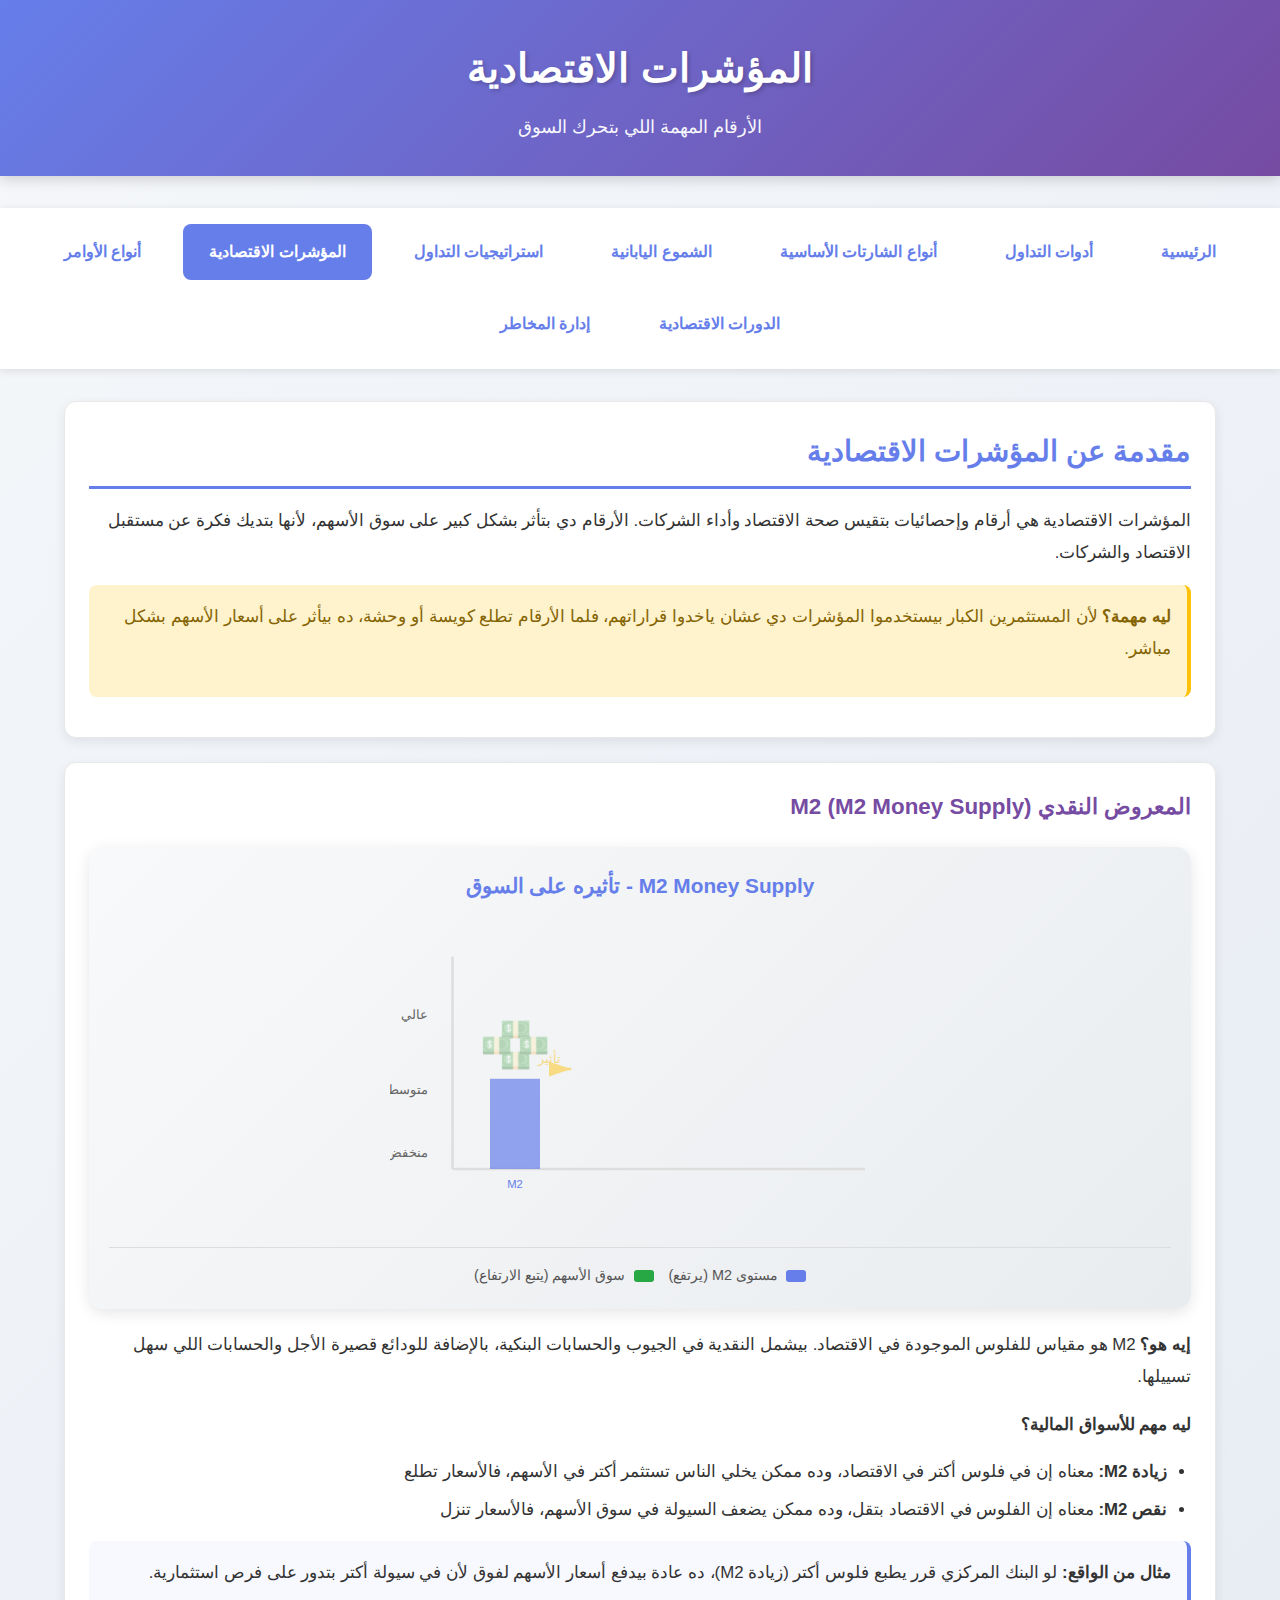
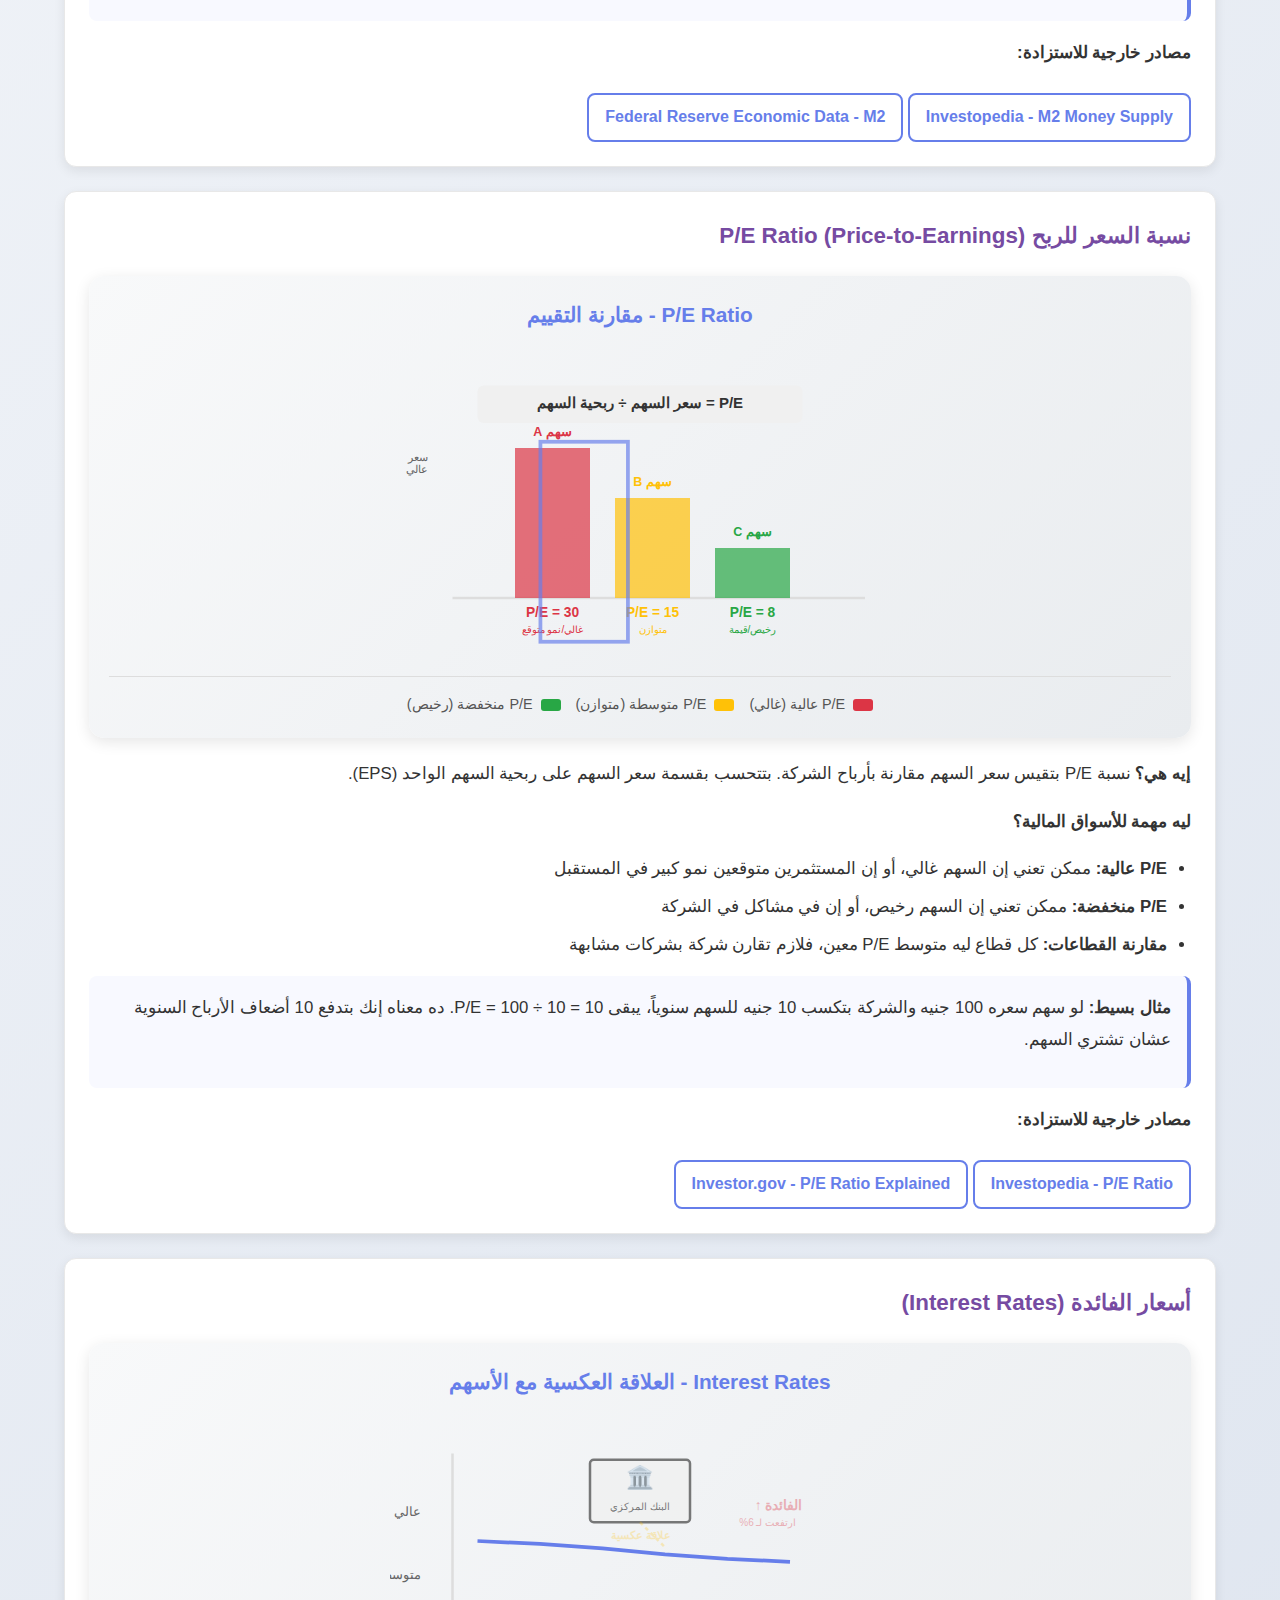
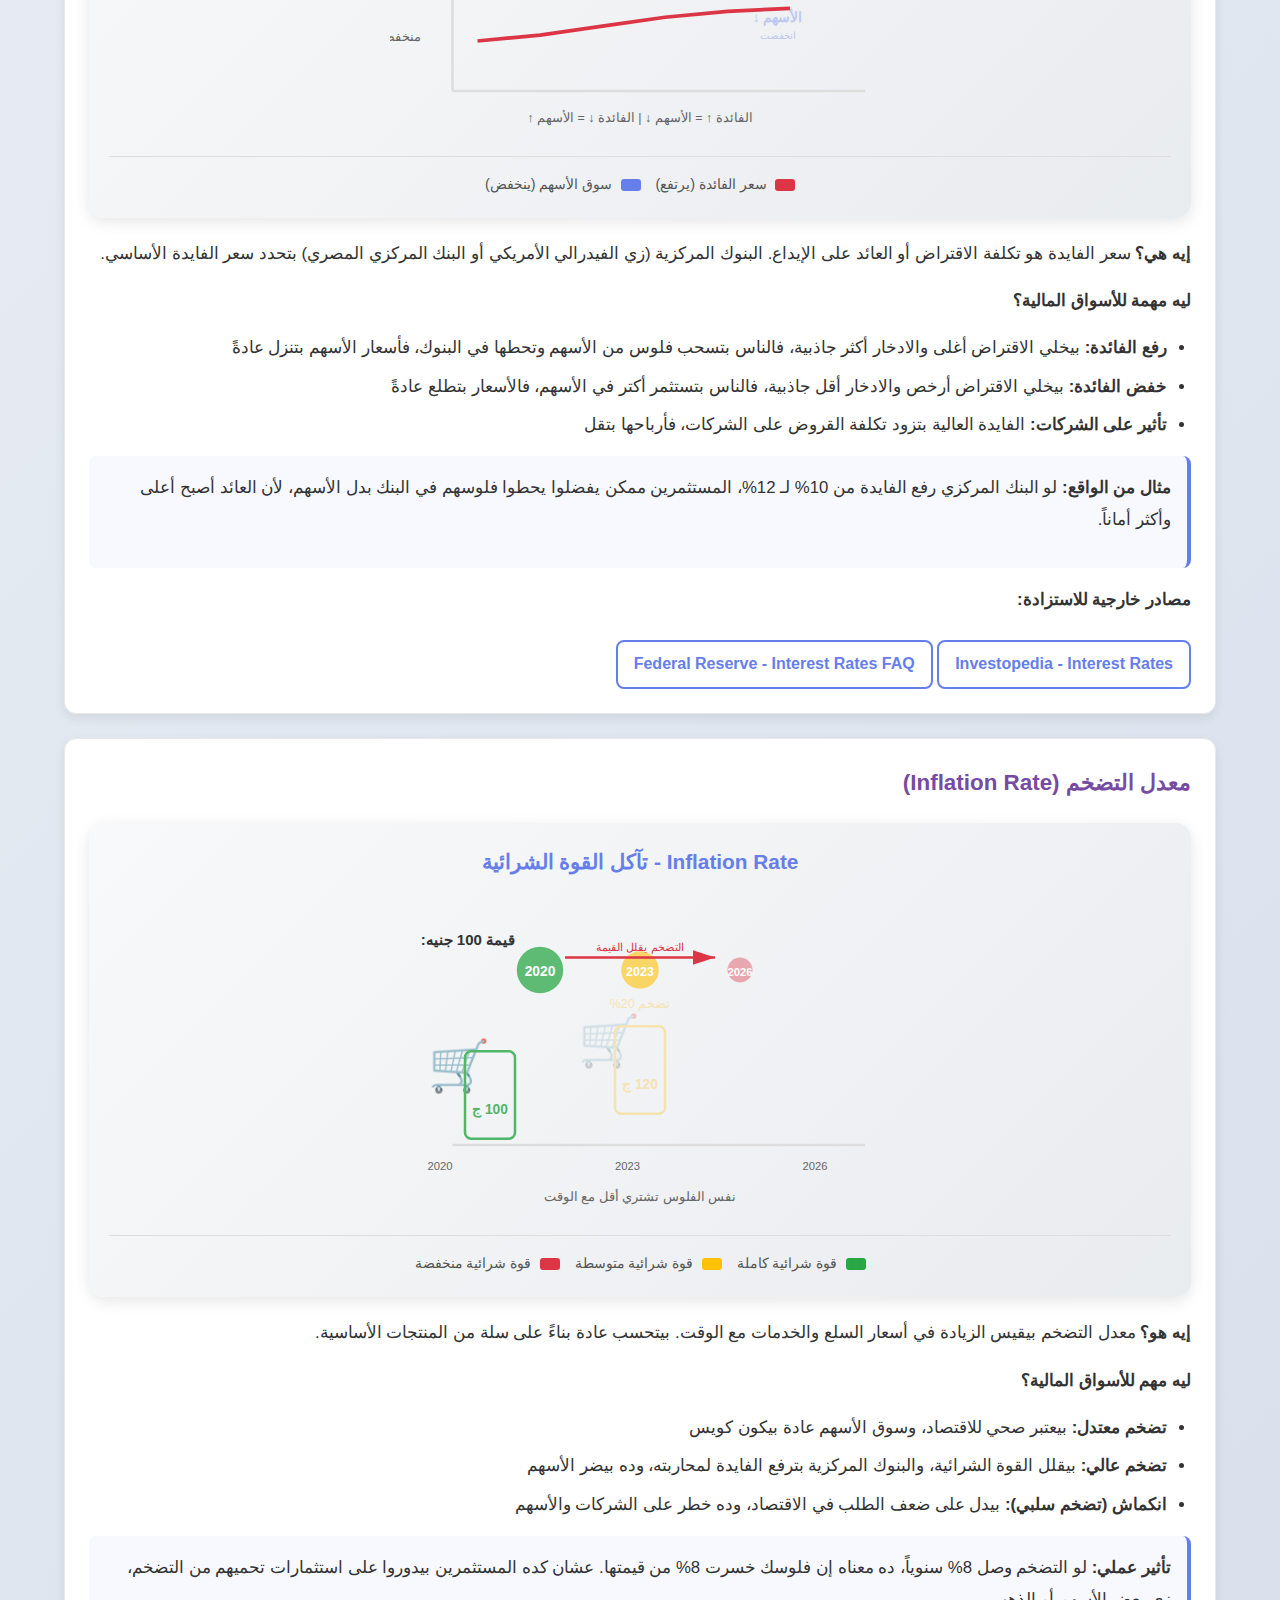
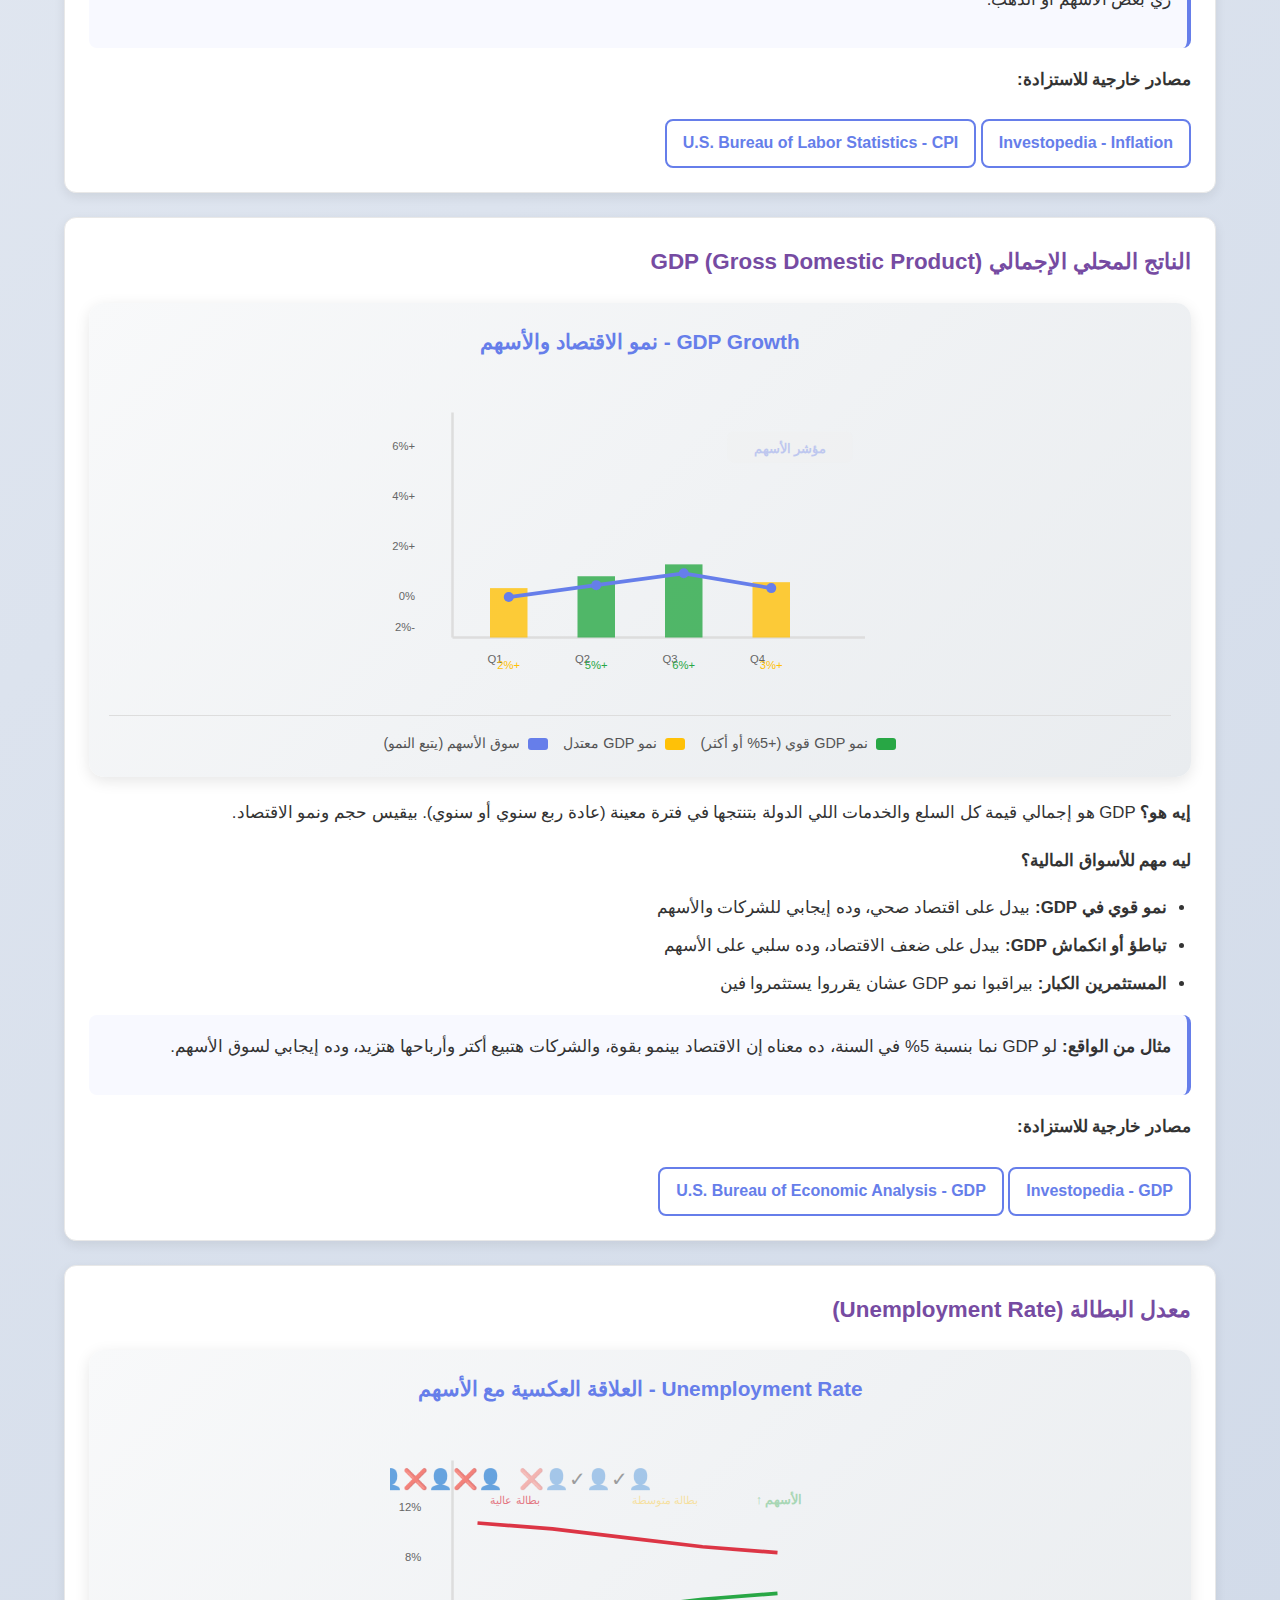
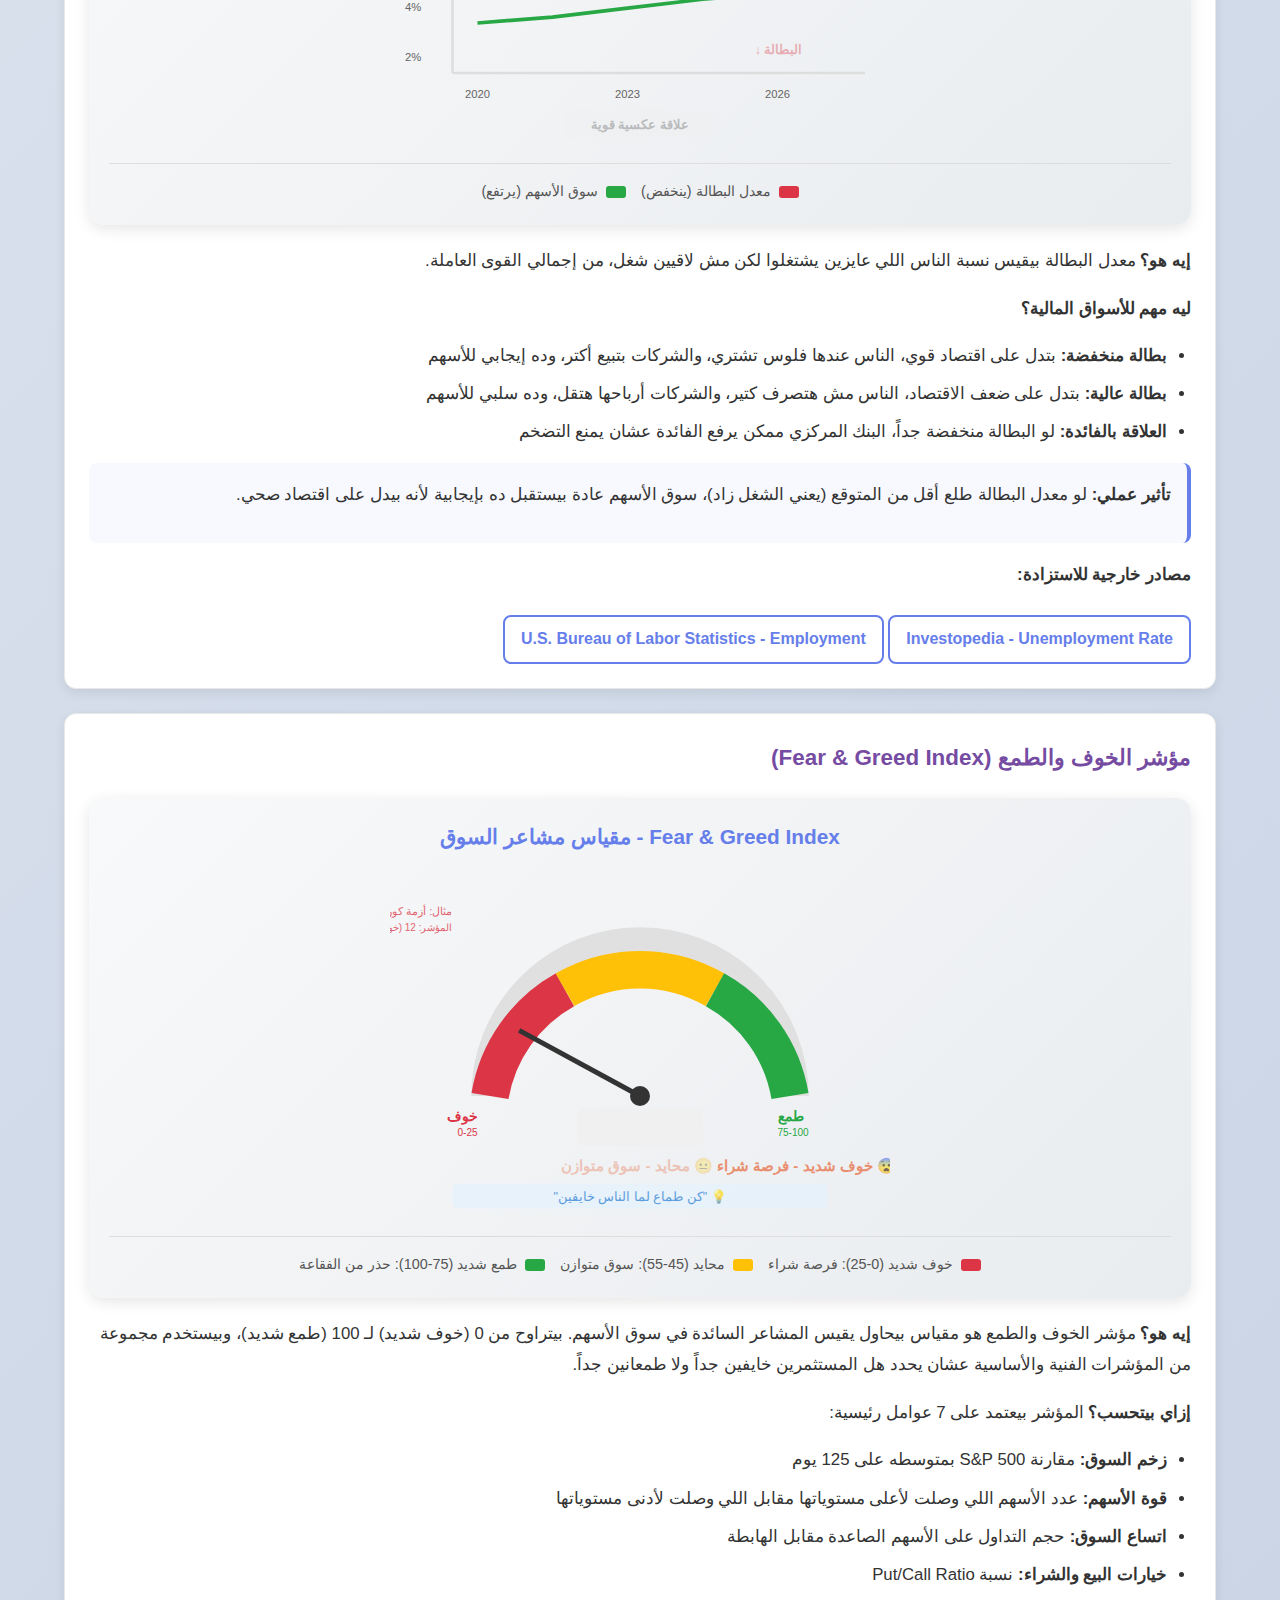
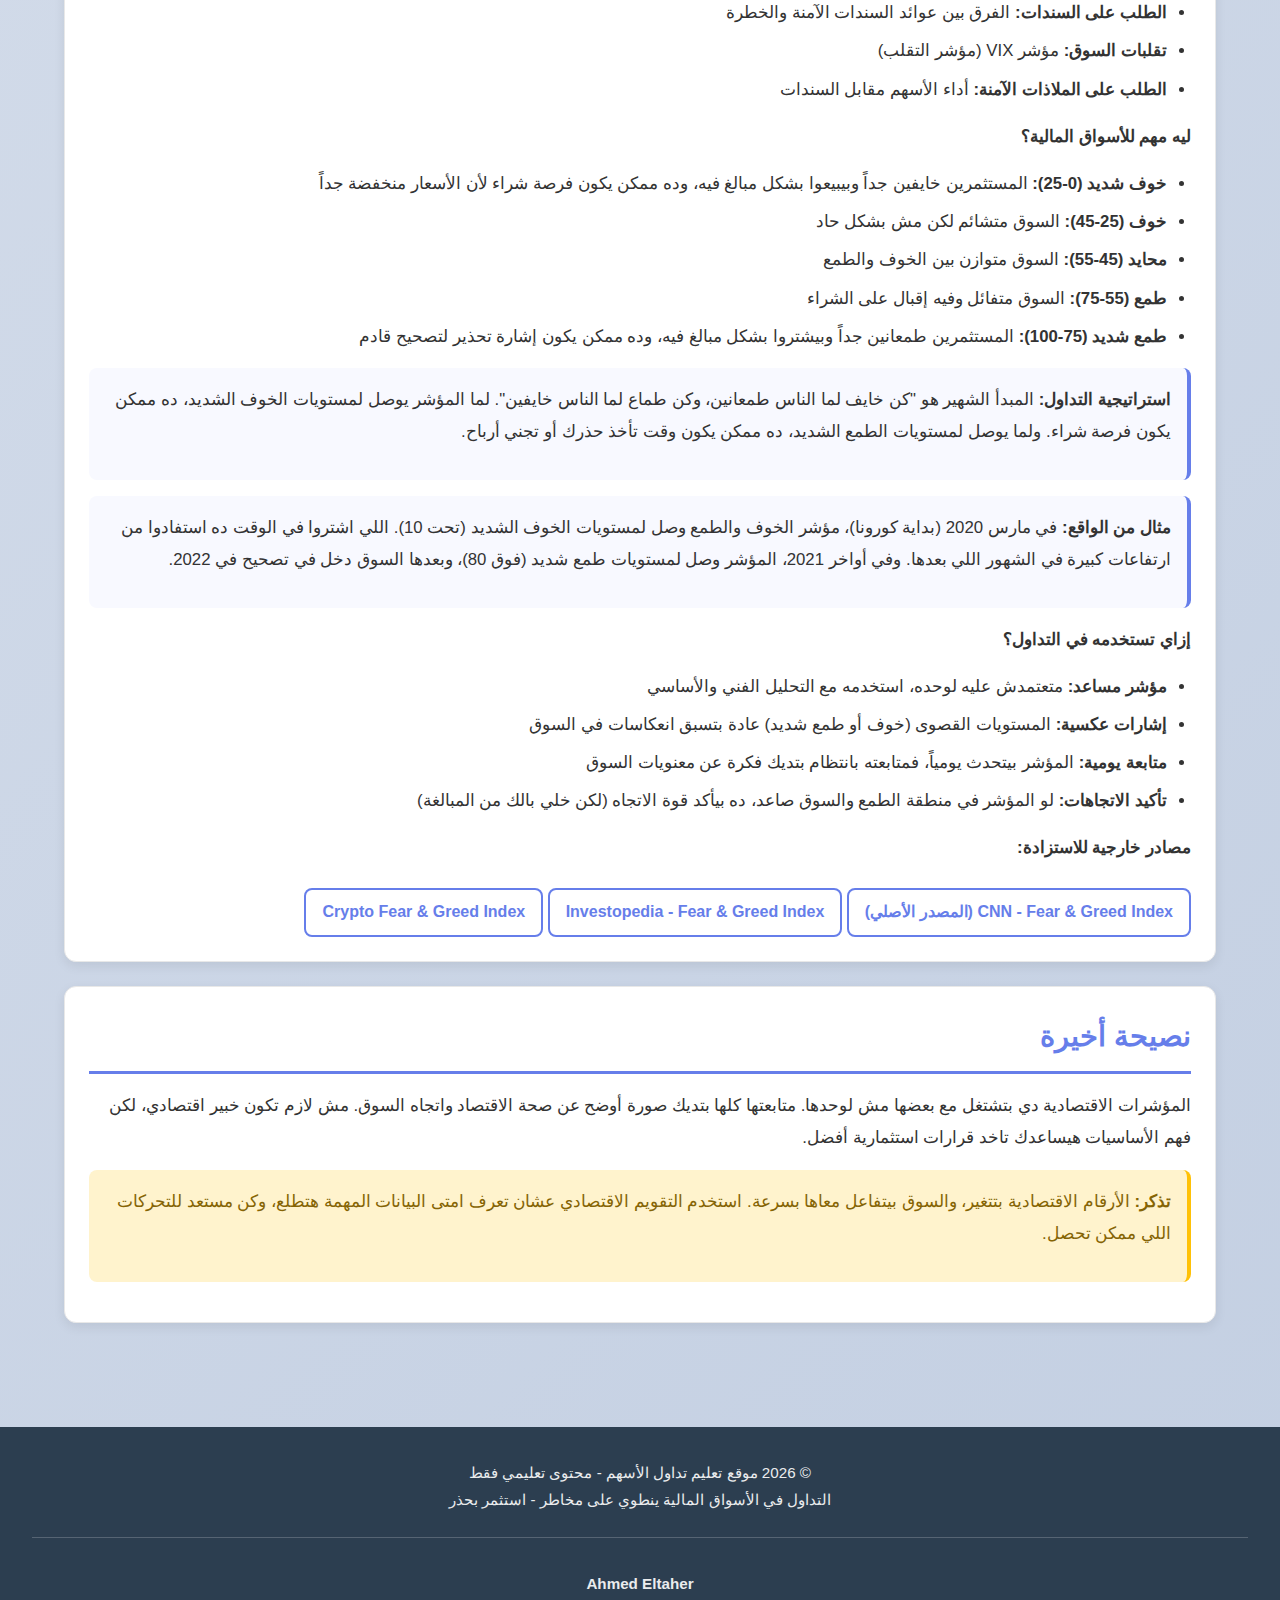
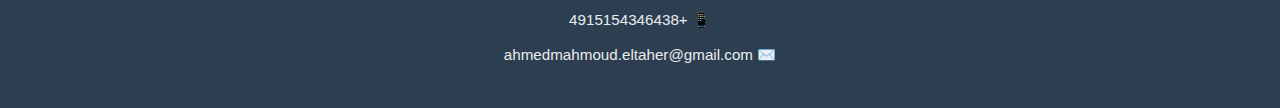
<file: indicators.html>
<!DOCTYPE html>
<html lang="ar" dir="rtl">
<head>
    <meta charset="UTF-8">
    <meta name="viewport" content="width=device-width, initial-scale=1.0">
    <title>المؤشرات الاقتصادية - تعليم تداول الأسهم</title>
    <link rel="stylesheet" href="assets/css/styles.css">
</head>
<body>
    <header>
        <h1>المؤشرات الاقتصادية</h1>
        <p>الأرقام المهمة اللي بتحرك السوق</p>
    </header>

    <nav>
        <ul>
            <li><a href="index.html">الرئيسية</a></li>
            <li><a href="tools.html">أدوات التداول</a></li>
            <li><a href="trading-charts.html">أنواع الشارتات الأساسية</a></li>
            <li><a href="candlesticks.html">الشموع اليابانية</a></li>
            <li><a href="strategies.html">استراتيجيات التداول</a></li>
            <li><a href="indicators.html" class="active">المؤشرات الاقتصادية</a></li>
            <li><a href="orders.html">أنواع الأوامر</a></li>
            <li><a href="cycles-hub.html">الدورات الاقتصادية</a></li>
            <li><a href="risk-management.html">إدارة المخاطر</a></li>
        </ul>
    </nav>

    <div class="container">
        <div class="card">
            <h2>مقدمة عن المؤشرات الاقتصادية</h2>
            <p>المؤشرات الاقتصادية هي أرقام وإحصائيات بتقيس صحة الاقتصاد وأداء الشركات. الأرقام دي بتأثر بشكل كبير على سوق الأسهم، لأنها بتديك فكرة عن مستقبل الاقتصاد والشركات.</p>
            
            <div class="note-box">
                <p><strong>ليه مهمة؟</strong> لأن المستثمرين الكبار بيستخدموا المؤشرات دي عشان ياخدوا قراراتهم، فلما الأرقام تطلع كويسة أو وحشة، ده بيأثر على أسعار الأسهم بشكل مباشر.</p>
            </div>
        </div>

        <div class="card">
            <h3>المعروض النقدي M2 (M2 Money Supply)</h3>
            
            <div class="animated-chart">
                <div class="chart-title">M2 Money Supply - تأثيره على السوق</div>
                <svg class="order-chart" viewBox="0 0 400 250" xmlns="http://www.w3.org/2000/svg">
                    <!-- Grid -->
                    <line x1="50" y1="30" x2="50" y2="200" stroke="#ddd" stroke-width="2"/>
                    <line x1="50" y1="200" x2="380" y2="200" stroke="#ddd" stroke-width="2"/>
                    
                    <!-- Labels -->
                    <text x="30" y="80" font-size="10" fill="#666">عالي</text>
                    <text x="30" y="140" font-size="10" fill="#666">متوسط</text>
                    <text x="30" y="190" font-size="10" fill="#666">منخفض</text>
                    
                    <!-- M2 Increasing Animation -->
                    <rect x="80" y="150" width="40" height="50" fill="#667eea" opacity="0.7">
                        <animate attributeName="y" values="150;80;150" dur="6s" repeatCount="indefinite"/>
                        <animate attributeName="height" values="50;120;50" dur="6s" repeatCount="indefinite"/>
                    </rect>
                    <text x="100" y="215" font-size="9" fill="#667eea" text-anchor="middle">M2</text>
                    
                    <!-- Stock Market Response -->
                    <polyline points="150,140 200,120 250,90 300,80 350,85" fill="none" stroke="#28a745" stroke-width="3" opacity="0">
                        <animate attributeName="opacity" values="0;0;1;1;0" dur="6s" repeatCount="indefinite"/>
                    </polyline>
                    
                    <!-- Arrows -->
                    <g opacity="0">
                        <animate attributeName="opacity" values="0;1;1;0" dur="6s" repeatCount="indefinite"/>
                        <line x1="130" y1="120" x2="145" y2="120" stroke="#ffc107" stroke-width="2" marker-end="url(#arrow-m2)"/>
                        <text x="137" y="115" font-size="10" fill="#ffc107">تأثير</text>
                    </g>
                    
                    <text x="250" y="70" font-size="11" fill="#28a745" font-weight="bold" opacity="0">
                        <animate attributeName="opacity" values="0;0;0;1;0" dur="6s" repeatCount="indefinite"/>
                        سوق الأسهم يرتفع
                    </text>
                    
                    <!-- Money Icons -->
                    <g opacity="0">
                        <animate attributeName="opacity" values="1;0;0;0;1" dur="6s" repeatCount="indefinite"/>
                        <text x="100" y="120" font-size="20" text-anchor="middle">💵</text>
                        <text x="100" y="95" font-size="20" text-anchor="middle">💵</text>
                        <text x="85" y="108" font-size="20" text-anchor="middle">💵</text>
                        <text x="115" y="108" font-size="20" text-anchor="middle">💵</text>
                    </g>
                    
                    <defs>
                        <marker id="arrow-m2" markerWidth="10" markerHeight="10" refX="9" refY="3" orient="auto">
                            <polygon points="0,0 0,6 9,3" fill="#ffc107"/>
                        </marker>
                    </defs>
                </svg>
                <div class="chart-legend">
                    <span class="legend-item"><span class="legend-color" style="background:#667eea;"></span> مستوى M2 (يرتفع)</span>
                    <span class="legend-item"><span class="legend-color" style="background:#28a745;"></span> سوق الأسهم (يتبع الارتفاع)</span>
                </div>
            </div>
            
            <p><strong>إيه هو؟</strong> M2 هو مقياس للفلوس الموجودة في الاقتصاد. بيشمل النقدية في الجيوب والحسابات البنكية، بالإضافة للودائع قصيرة الأجل والحسابات اللي سهل تسييلها.</p>
            
            <p><strong>ليه مهم للأسواق المالية؟</strong></p>
            <ul>
                <li><strong>زيادة M2:</strong> معناه إن في فلوس أكتر في الاقتصاد، وده ممكن يخلي الناس تستثمر أكتر في الأسهم، فالأسعار تطلع</li>
                <li><strong>نقص M2:</strong> معناه إن الفلوس في الاقتصاد بتقل، وده ممكن يضعف السيولة في سوق الأسهم، فالأسعار تنزل</li>
            </ul>
            
            <div class="highlight-box">
                <p><strong>مثال من الواقع:</strong> لو البنك المركزي قرر يطبع فلوس أكتر (زيادة M2)، ده عادة بيدفع أسعار الأسهم لفوق لأن في سيولة أكتر بتدور على فرص استثمارية.</p>
            </div>
            
            <p><strong>مصادر خارجية للاستزادة:</strong></p>
            <a href="https://www.investopedia.com/terms/m/m2.asp" target="_blank" class="external-link">Investopedia - M2 Money Supply</a>
            <a href="https://fred.stlouisfed.org/series/M2SL" target="_blank" class="external-link">Federal Reserve Economic Data - M2</a>
        </div>

        <div class="card">
            <h3>نسبة السعر للربح P/E Ratio (Price-to-Earnings)</h3>
            
            <div class="animated-chart">
                <div class="chart-title">P/E Ratio - مقارنة التقييم</div>
                <svg class="order-chart" viewBox="0 0 400 250" xmlns="http://www.w3.org/2000/svg">
                    <!-- Grid -->
                    <line x1="50" y1="200" x2="380" y2="200" stroke="#ddd" stroke-width="2"/>
                    
                    <!-- Stock A: High P/E -->
                    <g>
                        <rect x="100" y="80" width="60" height="120" fill="#dc3545" opacity="0.7"/>
                        <text x="130" y="70" font-size="10" fill="#dc3545" font-weight="bold" text-anchor="middle">سهم A</text>
                        <text x="130" y="215" font-size="11" fill="#dc3545" font-weight="bold" text-anchor="middle">P/E = 30</text>
                        <text x="130" y="228" font-size="8" fill="#dc3545" text-anchor="middle">غالي/نمو متوقع</text>
                    </g>
                    
                    <!-- Stock B: Moderate P/E -->
                    <g>
                        <rect x="180" y="120" width="60" height="80" fill="#ffc107" opacity="0.7"/>
                        <text x="210" y="110" font-size="10" fill="#ffc107" font-weight="bold" text-anchor="middle">سهم B</text>
                        <text x="210" y="215" font-size="11" fill="#ffc107" font-weight="bold" text-anchor="middle">P/E = 15</text>
                        <text x="210" y="228" font-size="8" fill="#ffc107" text-anchor="middle">متوازن</text>
                    </g>
                    
                    <!-- Stock C: Low P/E -->
                    <g>
                        <rect x="260" y="160" width="60" height="40" fill="#28a745" opacity="0.7"/>
                        <text x="290" y="150" font-size="10" fill="#28a745" font-weight="bold" text-anchor="middle">سهم C</text>
                        <text x="290" y="215" font-size="11" fill="#28a745" font-weight="bold" text-anchor="middle">P/E = 8</text>
                        <text x="290" y="228" font-size="8" fill="#28a745" text-anchor="middle">رخيص/قيمة</text>
                    </g>
                    
                    <!-- Price Label -->
                    <text x="30" y="90" font-size="9" fill="#666">سعر</text>
                    <text x="30" y="100" font-size="9" fill="#666">عالي</text>
                    
                    <!-- Animation: Highlight each stock -->
                    <rect x="95" y="75" width="70" height="160" fill="none" stroke="#667eea" stroke-width="3" opacity="0">
                        <animate attributeName="opacity" values="1;0;0;1" dur="9s" repeatCount="indefinite"/>
                        <animate attributeName="x" values="95;175;255;95" dur="9s" repeatCount="indefinite"/>
                        <animate attributeName="width" values="70;70;70;70" dur="9s" repeatCount="indefinite"/>
                    </rect>
                    
                    <!-- Formula -->
                    <rect x="70" y="30" width="260" height="30" fill="#f0f0f0" rx="5"/>
                    <text x="200" y="48" font-size="12" fill="#333" text-anchor="middle" font-weight="bold">
                        P/E = سعر السهم ÷ ربحية السهم
                    </text>
                </svg>
                <div class="chart-legend">
                    <span class="legend-item"><span class="legend-color" style="background:#dc3545;"></span> P/E عالية (غالي)</span>
                    <span class="legend-item"><span class="legend-color" style="background:#ffc107;"></span> P/E متوسطة (متوازن)</span>
                    <span class="legend-item"><span class="legend-color" style="background:#28a745;"></span> P/E منخفضة (رخيص)</span>
                </div>
            </div>
            
            <p><strong>إيه هي؟</strong> نسبة P/E بتقيس سعر السهم مقارنة بأرباح الشركة. بتتحسب بقسمة سعر السهم على ربحية السهم الواحد (EPS).</p>
            
            <p><strong>ليه مهمة للأسواق المالية؟</strong></p>
            <ul>
                <li><strong>P/E عالية:</strong> ممكن تعني إن السهم غالي، أو إن المستثمرين متوقعين نمو كبير في المستقبل</li>
                <li><strong>P/E منخفضة:</strong> ممكن تعني إن السهم رخيص، أو إن في مشاكل في الشركة</li>
                <li><strong>مقارنة القطاعات:</strong> كل قطاع ليه متوسط P/E معين، فلازم تقارن شركة بشركات مشابهة</li>
            </ul>
            
            <div class="highlight-box">
                <p><strong>مثال بسيط:</strong> لو سهم سعره 100 جنيه والشركة بتكسب 10 جنيه للسهم سنوياً، يبقى P/E = 100 ÷ 10 = 10. ده معناه إنك بتدفع 10 أضعاف الأرباح السنوية عشان تشتري السهم.</p>
            </div>
            
            <p><strong>مصادر خارجية للاستزادة:</strong></p>
            <a href="https://www.investopedia.com/terms/p/price-earningsratio.asp" target="_blank" class="external-link">Investopedia - P/E Ratio</a>
            <a href="https://www.investor.gov/introduction-investing/investing-basics/glossary/price-earnings-ratio" target="_blank" class="external-link">Investor.gov - P/E Ratio Explained</a>
        </div>

        <div class="card">
            <h3>أسعار الفائدة (Interest Rates)</h3>
            
            <div class="animated-chart">
                <div class="chart-title">Interest Rates - العلاقة العكسية مع الأسهم</div>
                <svg class="order-chart" viewBox="0 0 400 260" xmlns="http://www.w3.org/2000/svg">
                    <!-- Grid -->
                    <line x1="50" y1="30" x2="50" y2="220" stroke="#ddd" stroke-width="2"/>
                    <line x1="50" y1="220" x2="380" y2="220" stroke="#ddd" stroke-width="2"/>
                    
                    <!-- Interest Rate Line (Going Up) -->
                    <polyline points="70,180 120,160 170,130 220,100 270,80 320,70" fill="none" stroke="#dc3545" stroke-width="3">
                        <animate attributeName="points" 
                                 values="70,180 120,180 170,180 220,180 270,180 320,180;
                                         70,180 120,160 170,130 220,100 270,80 320,70;
                                         70,180 120,180 170,180 220,180 270,180 320,180" 
                                 dur="8s" repeatCount="indefinite"/>
                    </polyline>
                    
                    <!-- Stock Market Line (Going Down) -->
                    <polyline points="70,100 120,100 170,100 220,100 270,100 320,100" fill="none" stroke="#667eea" stroke-width="3">
                        <animate attributeName="points" 
                                 values="70,100 120,100 170,100 220,100 270,100 320,100;
                                         70,100 120,110 170,125 220,145 270,160 320,170;
                                         70,100 120,100 170,100 220,100 270,100 320,100" 
                                 dur="8s" repeatCount="indefinite"/>
                    </polyline>
                    
                    <!-- Labels -->
                    <text x="25" y="80" font-size="10" fill="#666">عالي</text>
                    <text x="25" y="130" font-size="10" fill="#666">متوسط</text>
                    <text x="25" y="180" font-size="10" fill="#666">منخفض</text>
                    
                    <!-- Interest Rate Label -->
                    <g opacity="0">
                        <animate attributeName="opacity" values="0;1;1;0" dur="8s" repeatCount="indefinite"/>
                        <text x="330" y="75" font-size="11" fill="#dc3545" font-weight="bold">الفائدة ↑</text>
                        <text x="325" y="88" font-size="8" fill="#dc3545">ارتفعت لـ 6%</text>
                    </g>
                    
                    <!-- Stock Market Label -->
                    <g opacity="0">
                        <animate attributeName="opacity" values="0;1;1;0" dur="8s" repeatCount="indefinite"/>
                        <text x="330" y="165" font-size="11" fill="#667eea" font-weight="bold">الأسهم ↓</text>
                        <text x="325" y="178" font-size="8" fill="#667eea">انخفضت</text>
                    </g>
                    
                    <!-- Central Bank Icon -->
                    <g opacity="0">
                        <animate attributeName="opacity" values="1;0;0;1" dur="8s" repeatCount="indefinite"/>
                        <rect x="160" y="35" width="80" height="50" fill="#f0f0f0" stroke="#333" stroke-width="2" rx="3"/>
                        <text x="200" y="55" font-size="18" text-anchor="middle">🏛️</text>
                        <text x="200" y="75" font-size="8" text-anchor="middle" fill="#333">البنك المركزي</text>
                    </g>
                    
                    <!-- Arrows showing inverse relationship -->
                    <g opacity="0">
                        <animate attributeName="opacity" values="0;0.7;0.7;0" dur="8s" repeatCount="indefinite"/>
                        <line x1="200" y1="85" x2="220" y2="105" stroke="#ffc107" stroke-width="2" stroke-dasharray="3,3"/>
                        <text x="225" y="98" font-size="9" fill="#ffc107" font-weight="bold">علاقة عكسية</text>
                    </g>
                    
                    <text x="200" y="245" font-size="10" fill="#666" text-anchor="middle">الفائدة ↑ = الأسهم ↓  |  الفائدة ↓ = الأسهم ↑</text>
                </svg>
                <div class="chart-legend">
                    <span class="legend-item"><span class="legend-color" style="background:#dc3545;"></span> سعر الفائدة (يرتفع)</span>
                    <span class="legend-item"><span class="legend-color" style="background:#667eea;"></span> سوق الأسهم (ينخفض)</span>
                </div>
            </div>
            
            <p><strong>إيه هي؟</strong> سعر الفايدة هو تكلفة الاقتراض أو العائد على الإيداع. البنوك المركزية (زي الفيدرالي الأمريكي أو البنك المركزي المصري) بتحدد سعر الفايدة الأساسي.</p>
            
            <p><strong>ليه مهمة للأسواق المالية؟</strong></p>
            <ul>
                <li><strong>رفع الفائدة:</strong> بيخلي الاقتراض أغلى والادخار أكثر جاذبية، فالناس بتسحب فلوس من الأسهم وتحطها في البنوك، فأسعار الأسهم بتنزل عادةً</li>
                <li><strong>خفض الفائدة:</strong> بيخلي الاقتراض أرخص والادخار أقل جاذبية، فالناس بتستثمر أكتر في الأسهم، فالأسعار بتطلع عادةً</li>
                <li><strong>تأثير على الشركات:</strong> الفايدة العالية بتزود تكلفة القروض على الشركات، فأرباحها بتقل</li>
            </ul>
            
            <div class="highlight-box">
                <p><strong>مثال من الواقع:</strong> لو البنك المركزي رفع الفايدة من 10% لـ 12%، المستثمرين ممكن يفضلوا يحطوا فلوسهم في البنك بدل الأسهم، لأن العائد أصبح أعلى وأكثر أماناً.</p>
            </div>
            
            <p><strong>مصادر خارجية للاستزادة:</strong></p>
            <a href="https://www.investopedia.com/terms/i/interestrate.asp" target="_blank" class="external-link">Investopedia - Interest Rates</a>
            <a href="https://www.federalreserve.gov/faqs/interest-rates.htm" target="_blank" class="external-link">Federal Reserve - Interest Rates FAQ</a>
        </div>

        <div class="card">
            <h3>معدل التضخم (Inflation Rate)</h3>
            
            <div class="animated-chart">
                <div class="chart-title">Inflation Rate - تآكل القوة الشرائية</div>
                <svg class="order-chart" viewBox="0 0 400 260" xmlns="http://www.w3.org/2000/svg">
                    <!-- Timeline -->
                    <line x1="50" y1="200" x2="380" y2="200" stroke="#ddd" stroke-width="2"/>
                    <text x="50" y="220" font-size="9" fill="#666">2020</text>
                    <text x="200" y="220" font-size="9" fill="#666">2023</text>
                    <text x="350" y="220" font-size="9" fill="#666">2026</text>
                    
                    <!-- Shopping basket getting more expensive -->
                    <g opacity="1">
                        <animate attributeName="opacity" values="1;0.3;0.3;1" dur="10s" repeatCount="indefinite"/>
                        <text x="80" y="150" font-size="40">🛒</text>
                        <text x="80" y="175" font-size="11" fill="#28a745" font-weight="bold" text-anchor="middle">100 ج</text>
                        <rect x="60" y="125" width="40" height="70" fill="none" stroke="#28a745" stroke-width="2" rx="5"/>
                    </g>
                    
                    <g opacity="0">
                        <animate attributeName="opacity" values="0;1;1;0" dur="10s" repeatCount="indefinite"/>
                        <text x="200" y="130" font-size="40">🛒</text>
                        <text x="200" y="155" font-size="11" fill="#ffc107" font-weight="bold" text-anchor="middle">120 ج</text>
                        <rect x="180" y="105" width="40" height="70" fill="none" stroke="#ffc107" stroke-width="2" rx="5"/>
                        <text x="200" y="90" font-size="10" fill="#ffc107" text-anchor="middle">تضخم 20%</text>
                    </g>
                    
                    <g opacity="0">
                        <animate attributeName="opacity" values="0;0;1;1" dur="10s" repeatCount="indefinite"/>
                        <text x="320" y="110" font-size="40">🛒</text>
                        <text x="320" y="135" font-size="11" fill="#dc3545" font-weight="bold" text-anchor="middle">145 ج</text>
                        <rect x="300" y="85" width="40" height="70" fill="none" stroke="#dc3545" stroke-width="2" rx="5"/>
                        <text x="320" y="70" font-size="10" fill="#dc3545" text-anchor="middle">تضخم 45%</text>
                    </g>
                    
                    <!-- Money value decreasing -->
                    <g>
                        <text x="100" y="40" font-size="12" fill="#333" font-weight="bold">قيمة 100 جنيه:</text>
                        
                        <circle cx="120" cy="60" r="20" fill="#28a745" opacity="0.8">
                            <animate attributeName="r" values="20;15;10;20" dur="10s" repeatCount="indefinite"/>
                            <animate attributeName="opacity" values="0.8;0.6;0.4;0.8" dur="10s" repeatCount="indefinite"/>
                        </circle>
                        <text x="120" y="65" font-size="11" fill="white" font-weight="bold" text-anchor="middle">2020</text>
                        
                        <circle cx="200" cy="60" r="15" fill="#ffc107" opacity="0.6">
                            <animate attributeName="r" values="15;15;10;15" dur="10s" repeatCount="indefinite"/>
                        </circle>
                        <text x="200" y="65" font-size="10" fill="white" font-weight="bold" text-anchor="middle">2023</text>
                        
                        <circle cx="280" cy="60" r="10" fill="#dc3545" opacity="0.4">
                            <animate attributeName="r" values="10;10;10;10" dur="10s" repeatCount="indefinite"/>
                        </circle>
                        <text x="280" y="65" font-size="9" fill="white" font-weight="bold" text-anchor="middle">2026</text>
                    </g>
                    
                    <!-- Inflation arrow -->
                    <line x1="140" y1="50" x2="260" y2="50" stroke="#dc3545" stroke-width="2" marker-end="url(#arrow-inflation)"/>
                    <text x="200" y="45" font-size="9" fill="#dc3545" text-anchor="middle">التضخم يقلل القيمة</text>
                    
                    <text x="200" y="245" font-size="10" fill="#666" text-anchor="middle">نفس الفلوس تشتري أقل مع الوقت</text>
                    
                    <defs>
                        <marker id="arrow-inflation" markerWidth="10" markerHeight="10" refX="9" refY="3" orient="auto">
                            <polygon points="0,0 0,6 9,3" fill="#dc3545"/>
                        </marker>
                    </defs>
                </svg>
                <div class="chart-legend">
                    <span class="legend-item"><span class="legend-color" style="background:#28a745;"></span> قوة شرائية كاملة</span>
                    <span class="legend-item"><span class="legend-color" style="background:#ffc107;"></span> قوة شرائية متوسطة</span>
                    <span class="legend-item"><span class="legend-color" style="background:#dc3545;"></span> قوة شرائية منخفضة</span>
                </div>
            </div>
            
            <p><strong>إيه هو؟</strong> معدل التضخم بيقيس الزيادة في أسعار السلع والخدمات مع الوقت. بيتحسب عادة بناءً على سلة من المنتجات الأساسية.</p>
            
            <p><strong>ليه مهم للأسواق المالية؟</strong></p>
            <ul>
                <li><strong>تضخم معتدل:</strong> بيعتبر صحي للاقتصاد، وسوق الأسهم عادة بيكون كويس</li>
                <li><strong>تضخم عالي:</strong> بيقلل القوة الشرائية، والبنوك المركزية بترفع الفايدة لمحاربته، وده بيضر الأسهم</li>
                <li><strong>انكماش (تضخم سلبي):</strong> بيدل على ضعف الطلب في الاقتصاد، وده خطر على الشركات والأسهم</li>
            </ul>
            
            <div class="highlight-box">
                <p><strong>تأثير عملي:</strong> لو التضخم وصل 8% سنوياً، ده معناه إن فلوسك خسرت 8% من قيمتها. عشان كده المستثمرين بيدوروا على استثمارات تحميهم من التضخم، زي بعض الأسهم أو الذهب.</p>
            </div>
            
            <p><strong>مصادر خارجية للاستزادة:</strong></p>
            <a href="https://www.investopedia.com/terms/i/inflation.asp" target="_blank" class="external-link">Investopedia - Inflation</a>
            <a href="https://www.bls.gov/cpi/" target="_blank" class="external-link">U.S. Bureau of Labor Statistics - CPI</a>
        </div>

        <div class="card">
            <h3>الناتج المحلي الإجمالي GDP (Gross Domestic Product)</h3>
            
            <div class="animated-chart">
                <div class="chart-title">GDP Growth - نمو الاقتصاد والأسهم</div>
                <svg class="order-chart" viewBox="0 0 400 260" xmlns="http://www.w3.org/2000/svg">
                    <!-- Grid -->
                    <line x1="50" y1="30" x2="50" y2="210" stroke="#ddd" stroke-width="2"/>
                    <line x1="50" y1="210" x2="380" y2="210" stroke="#ddd" stroke-width="2"/>
                    
                    <!-- Y-axis labels -->
                    <text x="20" y="60" font-size="9" fill="#666">+6%</text>
                    <text x="20" y="100" font-size="9" fill="#666">+4%</text>
                    <text x="20" y="140" font-size="9" fill="#666">+2%</text>
                    <text x="20" y="180" font-size="9" fill="#666">0%</text>
                    <text x="20" y="205" font-size="9" fill="#666">-2%</text>
                    
                    <!-- Quarters -->
                    <text x="90" y="230" font-size="9" fill="#666">Q1</text>
                    <text x="160" y="230" font-size="9" fill="#666">Q2</text>
                    <text x="230" y="230" font-size="9" fill="#666">Q3</text>
                    <text x="300" y="230" font-size="9" fill="#666">Q4</text>
                    
                    <!-- GDP Bars -->
                    <rect x="80" y="140" width="30" height="70" fill="#ffc107" opacity="0.8">
                        <animate attributeName="y" values="180;140;180" dur="8s" repeatCount="indefinite"/>
                        <animate attributeName="height" values="30;70;30" dur="8s" repeatCount="indefinite"/>
                    </rect>
                    <text x="95" y="235" font-size="9" fill="#ffc107" text-anchor="middle">+2%</text>
                    
                    <rect x="150" y="100" width="30" height="110" fill="#28a745" opacity="0.8">
                        <animate attributeName="y" values="180;100;180" dur="8s" repeatCount="indefinite"/>
                        <animate attributeName="height" values="30;110;30" dur="8s" repeatCount="indefinite"/>
                    </rect>
                    <text x="165" y="235" font-size="9" fill="#28a745" text-anchor="middle">+5%</text>
                    
                    <rect x="220" y="60" width="30" height="150" fill="#28a745" opacity="0.8">
                        <animate attributeName="y" values="180;60;180" dur="8s" repeatCount="indefinite"/>
                        <animate attributeName="height" values="30;150;30" dur="8s" repeatCount="indefinite"/>
                    </rect>
                    <text x="235" y="235" font-size="9" fill="#28a745" text-anchor="middle">+6%</text>
                    
                    <rect x="290" y="120" width="30" height="90" fill="#ffc107" opacity="0.8">
                        <animate attributeName="y" values="180;120;180" dur="8s" repeatCount="indefinite"/>
                        <animate attributeName="height" values="30;90;30" dur="8s" repeatCount="indefinite"/>
                    </rect>
                    <text x="305" y="235" font-size="9" fill="#ffc107" text-anchor="middle">+3%</text>
                    
                    <!-- Stock Market Line -->
                    <polyline points="95,170 165,130 235,90 305,140" fill="none" stroke="#667eea" stroke-width="3">
                        <animate attributeName="points" 
                                 values="95,180 165,180 235,180 305,180;
                                         95,170 165,130 235,90 305,140;
                                         95,180 165,180 235,180 305,180" 
                                 dur="8s" repeatCount="indefinite"/>
                    </polyline>
                    
                    <!-- Stock Market Points -->
                    <circle cx="95" cy="170" r="4" fill="#667eea">
                        <animate attributeName="cy" values="180;170;180" dur="8s" repeatCount="indefinite"/>
                    </circle>
                    <circle cx="165" cy="130" r="4" fill="#667eea">
                        <animate attributeName="cy" values="180;130;180" dur="8s" repeatCount="indefinite"/>
                    </circle>
                    <circle cx="235" cy="90" r="4" fill="#667eea">
                        <animate attributeName="cy" values="180;90;180" dur="8s" repeatCount="indefinite"/>
                    </circle>
                    <circle cx="305" cy="140" r="4" fill="#667eea">
                        <animate attributeName="cy" values="180;140;180" dur="8s" repeatCount="indefinite"/>
                    </circle>
                    
                    <!-- Labels -->
                    <text x="200" y="25" font-size="11" fill="#28a745" font-weight="bold" text-anchor="middle" opacity="0">
                        <animate attributeName="opacity" values="0;0;1;0" dur="8s" repeatCount="indefinite"/>
                        نمو قوي في الاقتصاد = أسهم صاعدة
                    </text>
                    
                    <rect x="270" y="45" width="100" height="25" fill="#f0f0f0" rx="5" opacity="0">
                        <animate attributeName="opacity" values="0;0.9;0.9;0" dur="8s" repeatCount="indefinite"/>
                    </rect>
                    <text x="320" y="62" font-size="10" fill="#667eea" font-weight="bold" text-anchor="middle" opacity="0">
                        <animate attributeName="opacity" values="0;1;1;0" dur="8s" repeatCount="indefinite"/>
                        مؤشر الأسهم
                    </text>
                </svg>
                <div class="chart-legend">
                    <span class="legend-item"><span class="legend-color" style="background:#28a745;"></span> نمو GDP قوي (+5% أو أكثر)</span>
                    <span class="legend-item"><span class="legend-color" style="background:#ffc107;"></span> نمو GDP معتدل</span>
                    <span class="legend-item"><span class="legend-color" style="background:#667eea;"></span> سوق الأسهم (يتبع النمو)</span>
                </div>
            </div>
            
            <p><strong>إيه هو؟</strong> GDP هو إجمالي قيمة كل السلع والخدمات اللي الدولة بتنتجها في فترة معينة (عادة ربع سنوي أو سنوي). بيقيس حجم ونمو الاقتصاد.</p>
            
            <p><strong>ليه مهم للأسواق المالية؟</strong></p>
            <ul>
                <li><strong>نمو قوي في GDP:</strong> بيدل على اقتصاد صحي، وده إيجابي للشركات والأسهم</li>
                <li><strong>تباطؤ أو انكماش GDP:</strong> بيدل على ضعف الاقتصاد، وده سلبي على الأسهم</li>
                <li><strong>المستثمرين الكبار:</strong> بيراقبوا نمو GDP عشان يقرروا يستثمروا فين</li>
            </ul>
            
            <div class="highlight-box">
                <p><strong>مثال من الواقع:</strong> لو GDP نما بنسبة 5% في السنة، ده معناه إن الاقتصاد بينمو بقوة، والشركات هتبيع أكتر وأرباحها هتزيد، وده إيجابي لسوق الأسهم.</p>
            </div>
            
            <p><strong>مصادر خارجية للاستزادة:</strong></p>
            <a href="https://www.investopedia.com/terms/g/gdp.asp" target="_blank" class="external-link">Investopedia - GDP</a>
            <a href="https://www.bea.gov/data/gdp" target="_blank" class="external-link">U.S. Bureau of Economic Analysis - GDP</a>
        </div>

        <div class="card">
            <h3>معدل البطالة (Unemployment Rate)</h3>
            
            <div class="animated-chart">
                <div class="chart-title">Unemployment Rate - العلاقة العكسية مع الأسهم</div>
                <svg class="order-chart" viewBox="0 0 400 260" xmlns="http://www.w3.org/2000/svg">
                    <!-- Grid -->
                    <line x1="50" y1="30" x2="50" y2="200" stroke="#ddd" stroke-width="2"/>
                    <line x1="50" y1="200" x2="380" y2="200" stroke="#ddd" stroke-width="2"/>
                    
                    <!-- Y-axis -->
                    <text x="25" y="70" font-size="9" fill="#666">12%</text>
                    <text x="25" y="110" font-size="9" fill="#666">8%</text>
                    <text x="25" y="150" font-size="9" fill="#666">4%</text>
                    <text x="25" y="190" font-size="9" fill="#666">2%</text>
                    
                    <!-- Unemployment Line (Going Down) -->
                    <polyline points="70,80 130,100 190,130 250,160 310,180" fill="none" stroke="#dc3545" stroke-width="3">
                        <animate attributeName="points" 
                                 values="70,80 130,80 190,80 250,80 310,80;
                                         70,80 130,100 190,130 250,160 310,180;
                                         70,80 130,80 190,80 250,80 310,80" 
                                 dur="8s" repeatCount="indefinite"/>
                    </polyline>
                    
                    <!-- Stock Market Line (Going Up) -->
                    <polyline points="70,160 130,140 190,110 250,80 310,60" fill="none" stroke="#28a745" stroke-width="3">
                        <animate attributeName="points" 
                                 values="70,160 130,160 190,160 250,160 310,160;
                                         70,160 130,140 190,110 250,80 310,60;
                                         70,160 130,160 190,160 250,160 310,160" 
                                 dur="8s" repeatCount="indefinite"/>
                    </polyline>
                    
                    <!-- Time labels -->
                    <text x="70" y="220" font-size="9" fill="#666" text-anchor="middle">2020</text>
                    <text x="190" y="220" font-size="9" fill="#666" text-anchor="middle">2023</text>
                    <text x="310" y="220" font-size="9" fill="#666" text-anchor="middle">2026</text>
                    
                    <!-- People icons showing employment improving -->
                    <g opacity="0">
                        <animate attributeName="opacity" values="1;0;0;1" dur="8s" repeatCount="indefinite"/>
                        <text x="90" y="50" font-size="16">👤❌👤❌👤❌</text>
                        <text x="100" y="65" font-size="9" fill="#dc3545" text-anchor="middle">بطالة عالية</text>
                    </g>
                    
                    <g opacity="0">
                        <animate attributeName="opacity" values="0;1;1;0" dur="8s" repeatCount="indefinite"/>
                        <text x="210" y="50" font-size="16">👤✓👤✓👤❌</text>
                        <text x="220" y="65" font-size="9" fill="#ffc107" text-anchor="middle">بطالة متوسطة</text>
                    </g>
                    
                    <g opacity="0">
                        <animate attributeName="opacity" values="0;0;1;1" dur="8s" repeatCount="indefinite"/>
                        <text x="270" y="30" font-size="16">👤✓👤✓👤✓</text>
                        <text x="280" y="45" font-size="9" fill="#28a745" text-anchor="middle">توظيف كامل</text>
                    </g>
                    
                    <!-- Labels -->
                    <text x="330" y="185" font-size="10" fill="#dc3545" font-weight="bold" opacity="0">
                        <animate attributeName="opacity" values="0;1;1;0" dur="8s" repeatCount="indefinite"/>
                        البطالة ↓
                    </text>
                    
                    <text x="330" y="65" font-size="10" fill="#28a745" font-weight="bold" opacity="0">
                        <animate attributeName="opacity" values="0;1;1;0" dur="8s" repeatCount="indefinite"/>
                        الأسهم ↑
                    </text>
                    
                    <!-- Relationship indicator -->
                    <g opacity="0">
                        <animate attributeName="opacity" values="0;0.8;0.8;0" dur="8s" repeatCount="indefinite"/>
                        <rect x="140" y="230" width="120" height="22" fill="#f0f0f0" rx="5"/>
                        <text x="200" y="245" font-size="10" fill="#333" font-weight="bold" text-anchor="middle">علاقة عكسية قوية</text>
                    </g>
                </svg>
                <div class="chart-legend">
                    <span class="legend-item"><span class="legend-color" style="background:#dc3545;"></span> معدل البطالة (ينخفض)</span>
                    <span class="legend-item"><span class="legend-color" style="background:#28a745;"></span> سوق الأسهم (يرتفع)</span>
                </div>
            </div>
            
            <p><strong>إيه هو؟</strong> معدل البطالة بيقيس نسبة الناس اللي عايزين يشتغلوا لكن مش لاقيين شغل، من إجمالي القوى العاملة.</p>
            
            <p><strong>ليه مهم للأسواق المالية؟</strong></p>
            <ul>
                <li><strong>بطالة منخفضة:</strong> بتدل على اقتصاد قوي، الناس عندها فلوس تشتري، والشركات بتبيع أكتر، وده إيجابي للأسهم</li>
                <li><strong>بطالة عالية:</strong> بتدل على ضعف الاقتصاد، الناس مش هتصرف كتير، والشركات أرباحها هتقل، وده سلبي للأسهم</li>
                <li><strong>العلاقة بالفائدة:</strong> لو البطالة منخفضة جداً، البنك المركزي ممكن يرفع الفائدة عشان يمنع التضخم</li>
            </ul>
            
            <div class="highlight-box">
                <p><strong>تأثير عملي:</strong> لو معدل البطالة طلع أقل من المتوقع (يعني الشغل زاد)، سوق الأسهم عادة بيستقبل ده بإيجابية لأنه بيدل على اقتصاد صحي.</p>
            </div>
            
            <p><strong>مصادر خارجية للاستزادة:</strong></p>
            <a href="https://www.investopedia.com/terms/u/unemploymentrate.asp" target="_blank" class="external-link">Investopedia - Unemployment Rate</a>
            <a href="https://www.bls.gov/cps/" target="_blank" class="external-link">U.S. Bureau of Labor Statistics - Employment</a>
        </div>

        <div class="card">
            <h3>مؤشر الخوف والطمع (Fear & Greed Index)</h3>
            
            <div class="animated-chart">
                <div class="chart-title">Fear & Greed Index - مقياس مشاعر السوق</div>
                <svg class="order-chart" viewBox="0 0 400 280" xmlns="http://www.w3.org/2000/svg">
                    <!-- Semi-circle gauge -->
                    <path d="M 80 180 A 120 120 0 0 1 320 180" fill="none" stroke="#e0e0e0" stroke-width="30"/>
                    
                    <!-- Fear section (red) -->
                    <path d="M 80 180 A 120 120 0 0 1 140 95" fill="none" stroke="#dc3545" stroke-width="30"/>
                    
                    <!-- Neutral section (yellow) -->
                    <path d="M 140 95 A 120 120 0 0 1 260 95" fill="none" stroke="#ffc107" stroke-width="30"/>
                    
                    <!-- Greed section (green) -->
                    <path d="M 260 95 A 120 120 0 0 1 320 180" fill="none" stroke="#28a745" stroke-width="30"/>
                    
                    <!-- Needle -->
                    <line x1="200" y1="180" x2="200" y2="70" stroke="#333" stroke-width="4">
                        <animateTransform attributeName="transform"
                                          type="rotate"
                                          values="-90 200 180; 0 200 180; 90 200 180; 0 200 180; -90 200 180"
                                          dur="12s"
                                          repeatCount="indefinite"/>
                    </line>
                    <circle cx="200" cy="180" r="8" fill="#333"/>
                    
                    <!-- Labels -->
                    <text x="70" y="200" font-size="11" fill="#dc3545" font-weight="bold">خوف</text>
                    <text x="70" y="212" font-size="8" fill="#dc3545">0-25</text>
                    
                    <text x="190" y="75" font-size="11" fill="#ffc107" font-weight="bold" text-anchor="middle">محايد</text>
                    <text x="190" y="87" font-size="8" fill="#ffc107" text-anchor="middle">45-55</text>
                    
                    <text x="310" y="200" font-size="11" fill="#28a745" font-weight="bold" text-anchor="end">طمع</text>
                    <text x="310" y="212" font-size="8" fill="#28a745" text-anchor="end">75-100</text>
                    
                    <!-- Current reading -->
                    <rect x="150" y="190" width="100" height="30" fill="#f0f0f0" rx="5"/>
                    <text x="200" y="208" font-size="14" fill="#333" font-weight="bold" text-anchor="middle">
                        <animate attributeName="fill" values="#dc3545;#ffc107;#28a745;#ffc107;#dc3545" dur="12s" repeatCount="indefinite"/>
                        <animate values="25;50;75;50;25" dur="12s" repeatCount="indefinite">25</animate>
                    </text>
                    
                    <!-- Status text -->
                    <text x="200" y="240" font-size="12" font-weight="bold" text-anchor="middle">
                        <animate attributeName="fill" values="#dc3545;#ffc107;#28a745;#ffc107;#dc3545" dur="12s" repeatCount="indefinite"/>
                        <tspan>
                            <animate attributeName="opacity" values="1;0;0;0;1" dur="12s" repeatCount="indefinite"/>
                            😨 خوف شديد - فرصة شراء
                        </tspan>
                        <tspan opacity="0">
                            <animate attributeName="opacity" values="0;1;0;0;0" dur="12s" repeatCount="indefinite"/>
                            😐 محايد - سوق متوازن
                        </tspan>
                        <tspan opacity="0">
                            <animate attributeName="opacity" values="0;0;1;0;0" dur="12s" repeatCount="indefinite"/>
                            🤑 طمع شديد - خطر فقاعة
                        </tspan>
                    </text>
                    
                    <!-- Strategy advice -->
                    <rect x="50" y="250" width="300" height="20" fill="#e3f2fd" rx="5" opacity="0">
                        <animate attributeName="opacity" values="1;0;0;0;1" dur="12s" repeatCount="indefinite"/>
                    </rect>
                    <text x="200" y="264" font-size="10" fill="#1976d2" text-anchor="middle" opacity="0">
                        <animate attributeName="opacity" values="1;0;0;0;1" dur="12s" repeatCount="indefinite"/>
                        💡 "كن طماع لما الناس خايفين"
                    </text>
                    
                    <rect x="50" y="250" width="300" height="20" fill="#fff3e0" rx="5" opacity="0">
                        <animate attributeName="opacity" values="0;0;1;0;0" dur="12s" repeatCount="indefinite"/>
                    </rect>
                    <text x="200" y="264" font-size="10" fill="#ff6f00" text-anchor="middle" opacity="0">
                        <animate attributeName="opacity" values="0;0;1;0;0" dur="12s" repeatCount="indefinite"/>
                        ⚠️ "كن خايف لما الناس طمعانين"
                    </text>
                    
                    <!-- Market examples -->
                    <g opacity="0">
                        <animate attributeName="opacity" values="1;0;0;1" dur="12s" repeatCount="indefinite"/>
                        <text x="50" y="35" font-size="9" fill="#dc3545">مثال: أزمة كورونا مارس 2020</text>
                        <text x="50" y="48" font-size="8" fill="#dc3545">المؤشر: 12 (خوف شديد) ← فرصة ذهبية</text>
                    </g>
                    
                    <g opacity="0">
                        <animate attributeName="opacity" values="0;0;1;0" dur="12s" repeatCount="indefinite"/>
                        <text x="230" y="35" font-size="9" fill="#28a745">مثال: نهاية 2021</text>
                        <text x="230" y="48" font-size="8" fill="#28a745">المؤشر: 85 (طمع) ← تصحيح قادم</text>
                    </g>
                </svg>
                <div class="chart-legend">
                    <span class="legend-item"><span class="legend-color" style="background:#dc3545;"></span> خوف شديد (0-25): فرصة شراء</span>
                    <span class="legend-item"><span class="legend-color" style="background:#ffc107;"></span> محايد (45-55): سوق متوازن</span>
                    <span class="legend-item"><span class="legend-color" style="background:#28a745;"></span> طمع شديد (75-100): حذر من الفقاعة</span>
                </div>
            </div>
            
            <p><strong>إيه هو؟</strong> مؤشر الخوف والطمع هو مقياس بيحاول يقيس المشاعر السائدة في سوق الأسهم. بيتراوح من 0 (خوف شديد) لـ 100 (طمع شديد)، وبيستخدم مجموعة من المؤشرات الفنية والأساسية عشان يحدد هل المستثمرين خايفين جداً ولا طمعانين جداً.</p>
            
            <p><strong>إزاي بيتحسب؟</strong> المؤشر بيعتمد على 7 عوامل رئيسية:</p>
            <ul>
                <li><strong>زخم السوق:</strong> مقارنة S&P 500 بمتوسطه على 125 يوم</li>
                <li><strong>قوة الأسهم:</strong> عدد الأسهم اللي وصلت لأعلى مستوياتها مقابل اللي وصلت لأدنى مستوياتها</li>
                <li><strong>اتساع السوق:</strong> حجم التداول على الأسهم الصاعدة مقابل الهابطة</li>
                <li><strong>خيارات البيع والشراء:</strong> نسبة Put/Call Ratio</li>
                <li><strong>الطلب على السندات:</strong> الفرق بين عوائد السندات الآمنة والخطرة</li>
                <li><strong>تقلبات السوق:</strong> مؤشر VIX (مؤشر التقلب)</li>
                <li><strong>الطلب على الملاذات الآمنة:</strong> أداء الأسهم مقابل السندات</li>
            </ul>
            
            <p><strong>ليه مهم للأسواق المالية؟</strong></p>
            <ul>
                <li><strong>خوف شديد (0-25):</strong> المستثمرين خايفين جداً وبيبيعوا بشكل مبالغ فيه، وده ممكن يكون فرصة شراء لأن الأسعار منخفضة جداً</li>
                <li><strong>خوف (25-45):</strong> السوق متشائم لكن مش بشكل حاد</li>
                <li><strong>محايد (45-55):</strong> السوق متوازن بين الخوف والطمع</li>
                <li><strong>طمع (55-75):</strong> السوق متفائل وفيه إقبال على الشراء</li>
                <li><strong>طمع شديد (75-100):</strong> المستثمرين طمعانين جداً وبيشتروا بشكل مبالغ فيه، وده ممكن يكون إشارة تحذير لتصحيح قادم</li>
            </ul>
            
            <div class="highlight-box">
                <p><strong>استراتيجية التداول:</strong> المبدأ الشهير هو "كن خايف لما الناس طمعانين، وكن طماع لما الناس خايفين". لما المؤشر يوصل لمستويات الخوف الشديد، ده ممكن يكون فرصة شراء. ولما يوصل لمستويات الطمع الشديد، ده ممكن يكون وقت تأخذ حذرك أو تجني أرباح.</p>
            </div>
            
            <div class="highlight-box">
                <p><strong>مثال من الواقع:</strong> في مارس 2020 (بداية كورونا)، مؤشر الخوف والطمع وصل لمستويات الخوف الشديد (تحت 10). اللي اشتروا في الوقت ده استفادوا من ارتفاعات كبيرة في الشهور اللي بعدها. وفي أواخر 2021، المؤشر وصل لمستويات طمع شديد (فوق 80)، وبعدها السوق دخل في تصحيح في 2022.</p>
            </div>
            
            <p><strong>إزاي تستخدمه في التداول؟</strong></p>
            <ul>
                <li><strong>مؤشر مساعد:</strong> متعتمدش عليه لوحده، استخدمه مع التحليل الفني والأساسي</li>
                <li><strong>إشارات عكسية:</strong> المستويات القصوى (خوف أو طمع شديد) عادة بتسبق انعكاسات في السوق</li>
                <li><strong>متابعة يومية:</strong> المؤشر بيتحدث يومياً، فمتابعته بانتظام بتديك فكرة عن معنويات السوق</li>
                <li><strong>تأكيد الاتجاهات:</strong> لو المؤشر في منطقة الطمع والسوق صاعد، ده بيأكد قوة الاتجاه (لكن خلي بالك من المبالغة)</li>
            </ul>
            
            <p><strong>مصادر خارجية للاستزادة:</strong></p>
            <a href="https://www.cnn.com/markets/fear-and-greed" target="_blank" class="external-link">CNN - Fear & Greed Index (المصدر الأصلي)</a>
            <a href="https://www.investopedia.com/terms/f/fear-and-greed-index.asp" target="_blank" class="external-link">Investopedia - Fear & Greed Index</a>
            <a href="https://www.alternative.me/crypto/fear-and-greed-index/" target="_blank" class="external-link">Crypto Fear & Greed Index</a>
        </div>

        <div class="card">
            <h2>نصيحة أخيرة</h2>
            <p>المؤشرات الاقتصادية دي بتشتغل مع بعضها مش لوحدها. متابعتها كلها بتديك صورة أوضح عن صحة الاقتصاد واتجاه السوق. مش لازم تكون خبير اقتصادي، لكن فهم الأساسيات هيساعدك تاخد قرارات استثمارية أفضل.</p>
            
            <div class="note-box">
                <p><strong>تذكر:</strong> الأرقام الاقتصادية بتتغير، والسوق بيتفاعل معاها بسرعة. استخدم التقويم الاقتصادي عشان تعرف امتى البيانات المهمة هتطلع، وكن مستعد للتحركات اللي ممكن تحصل.</p>
            </div>
        </div>
    </div>

    <footer>
        <p>© 2026 موقع تعليم تداول الأسهم - محتوى تعليمي فقط</p>
        <p>التداول في الأسواق المالية ينطوي على مخاطر - استثمر بحذر</p>
        <div style="margin-top: 1.5rem; padding-top: 1.5rem; border-top: 1px solid rgba(255,255,255,0.2);">
            <p style="margin: 0.5rem 0;"><strong>Ahmed Eltaher</strong></p>
            <p style="margin: 0.5rem 0;">
                <a href="https://wa.me/4915154346438" target="_blank" style="color: white; text-decoration: none;">
                    📱 +4915154346438
                </a>
            </p>
            <p style="margin: 0.5rem 0;">
                <a href="mailto:ahmedmahmoud.eltaher@gmail.com" style="color: white; text-decoration: none;">
                    ✉️ ahmedmahmoud.eltaher@gmail.com
                </a>
            </p>
        </div>
    </footer>

    <script src="assets/js/main.js"></script>
</body>
</html>
</file>
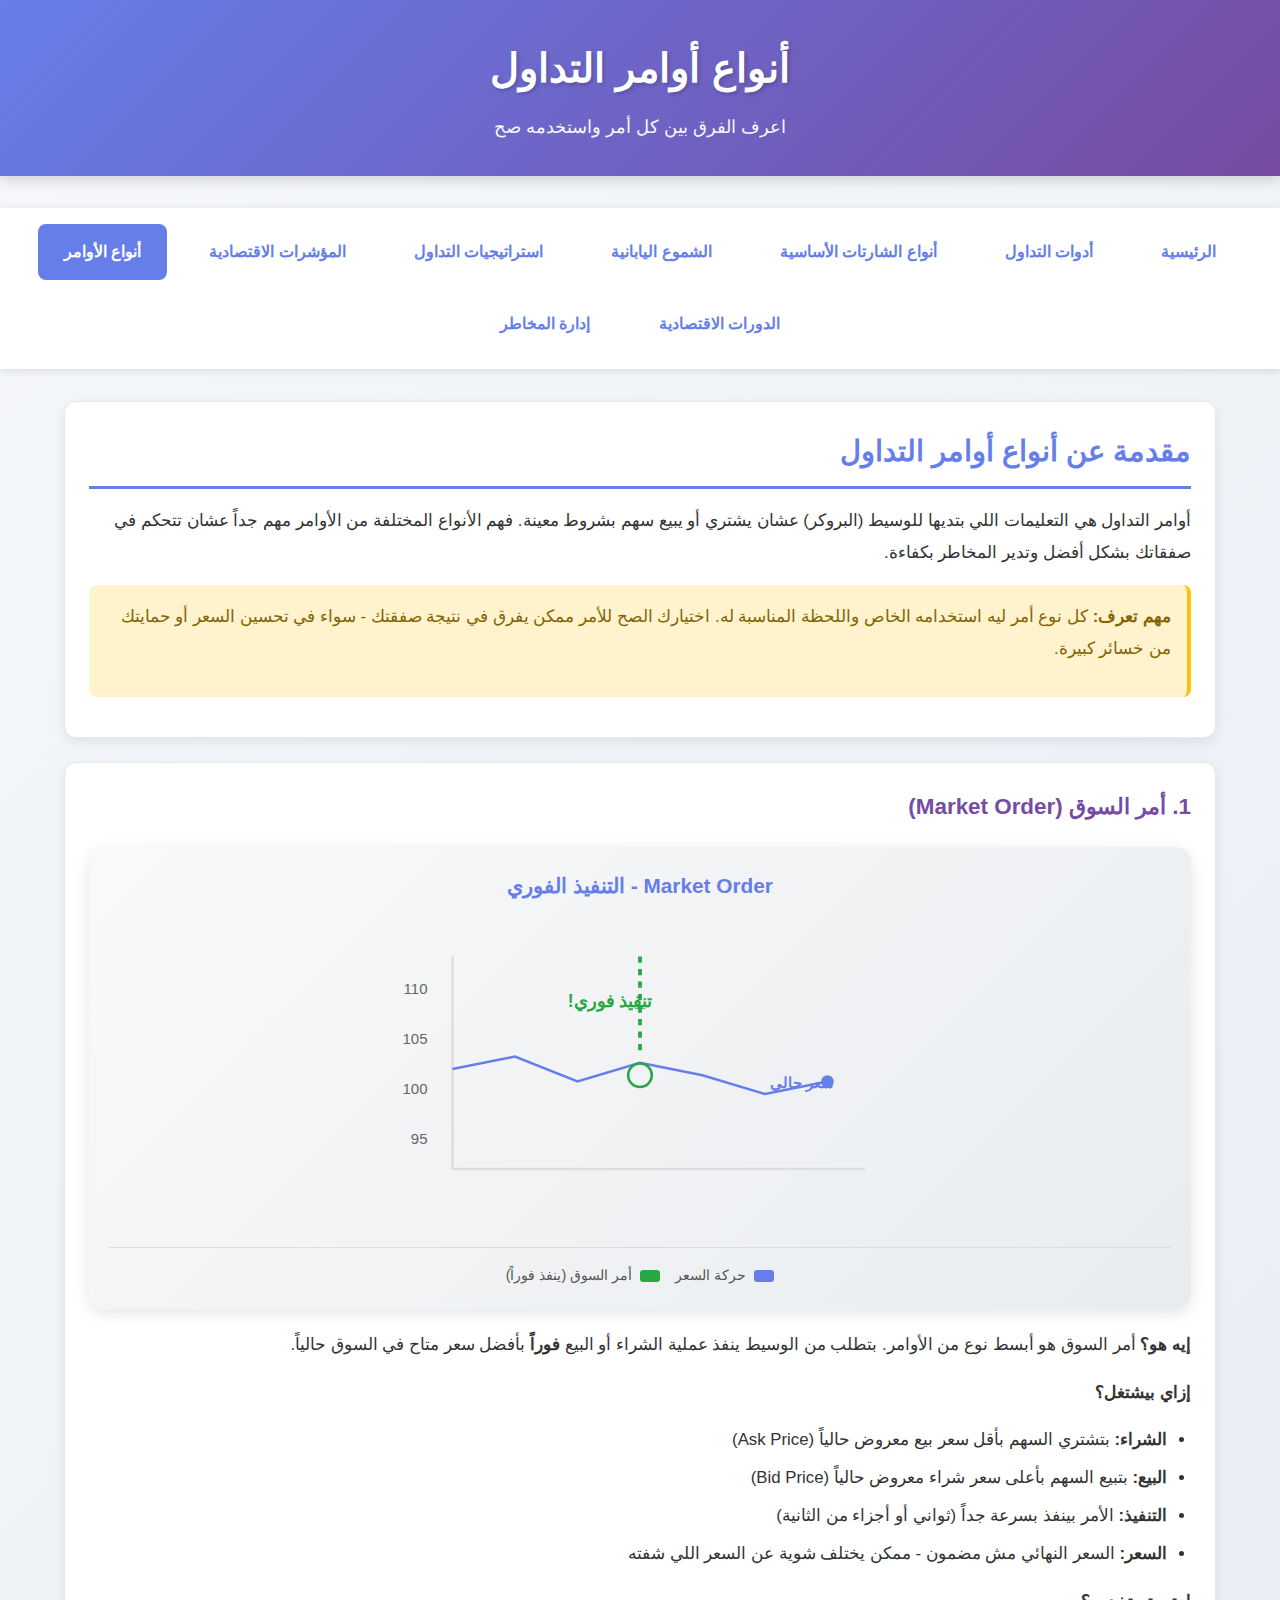
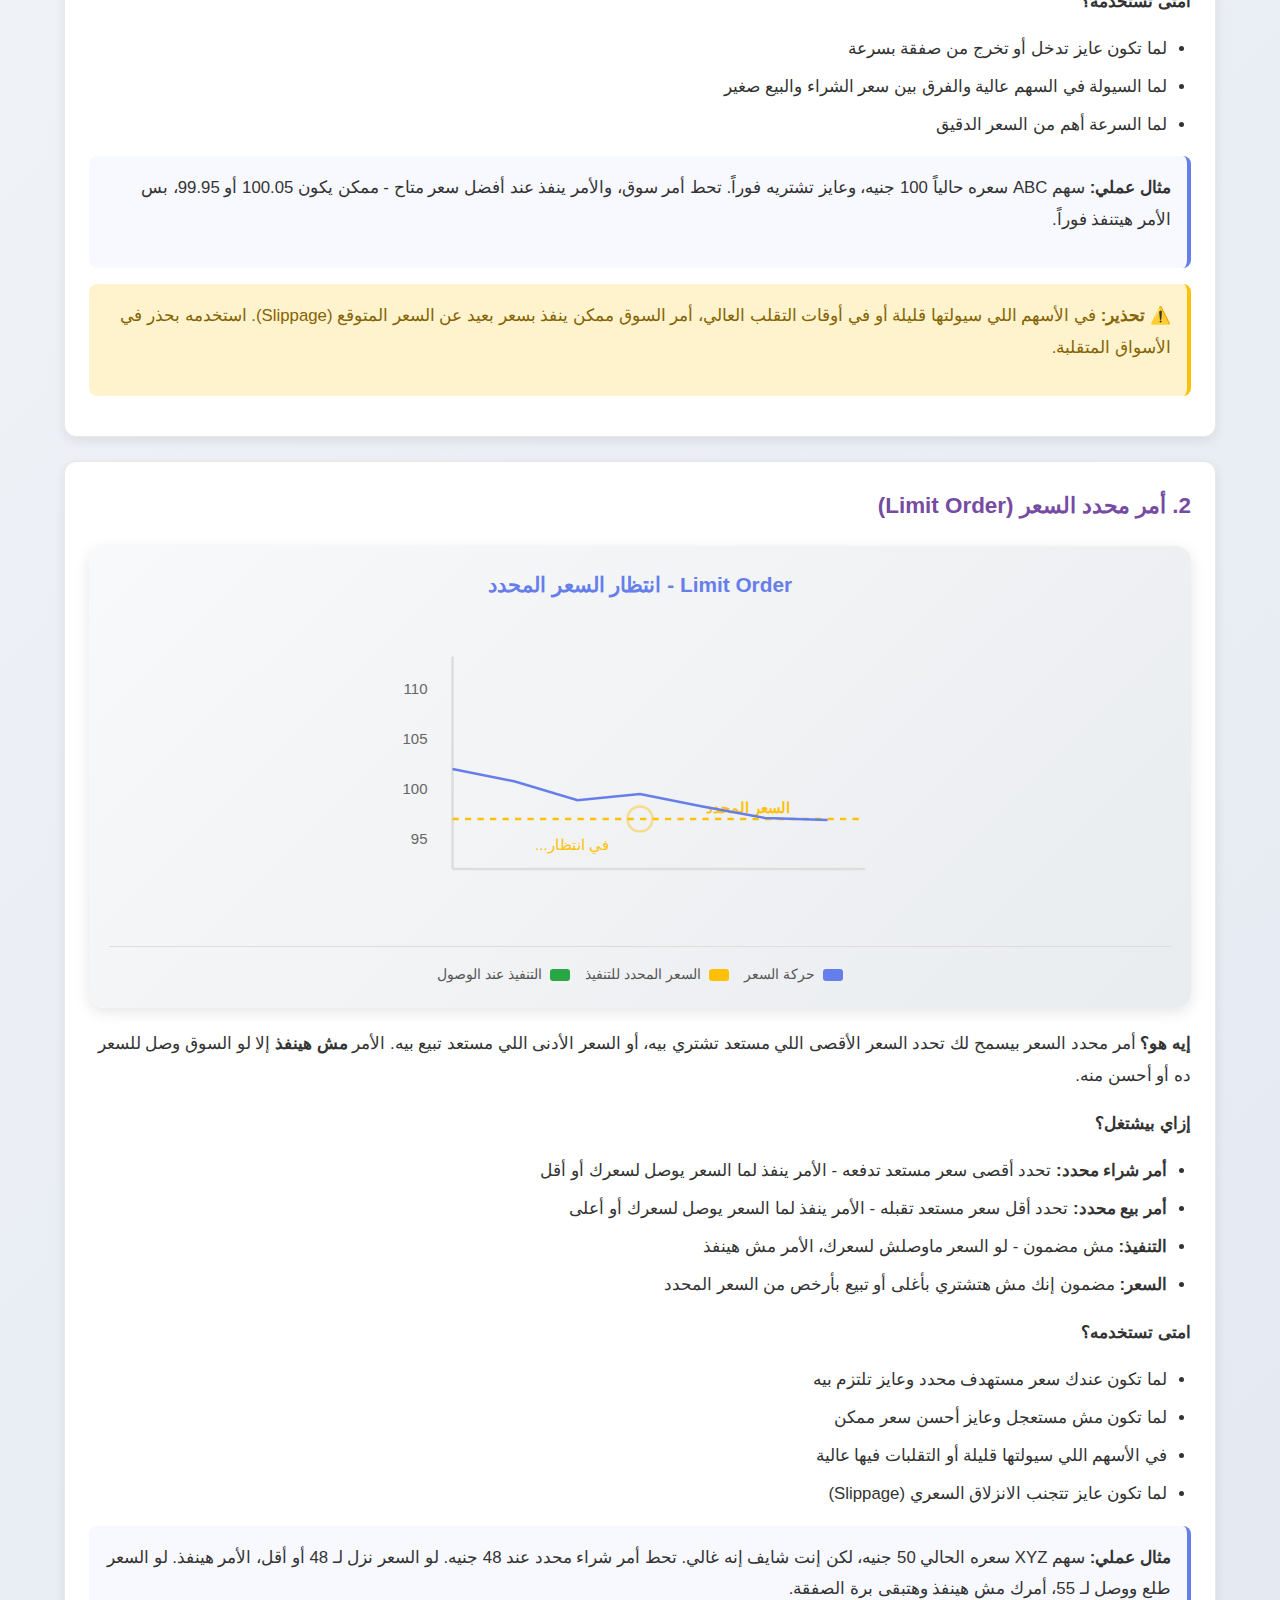
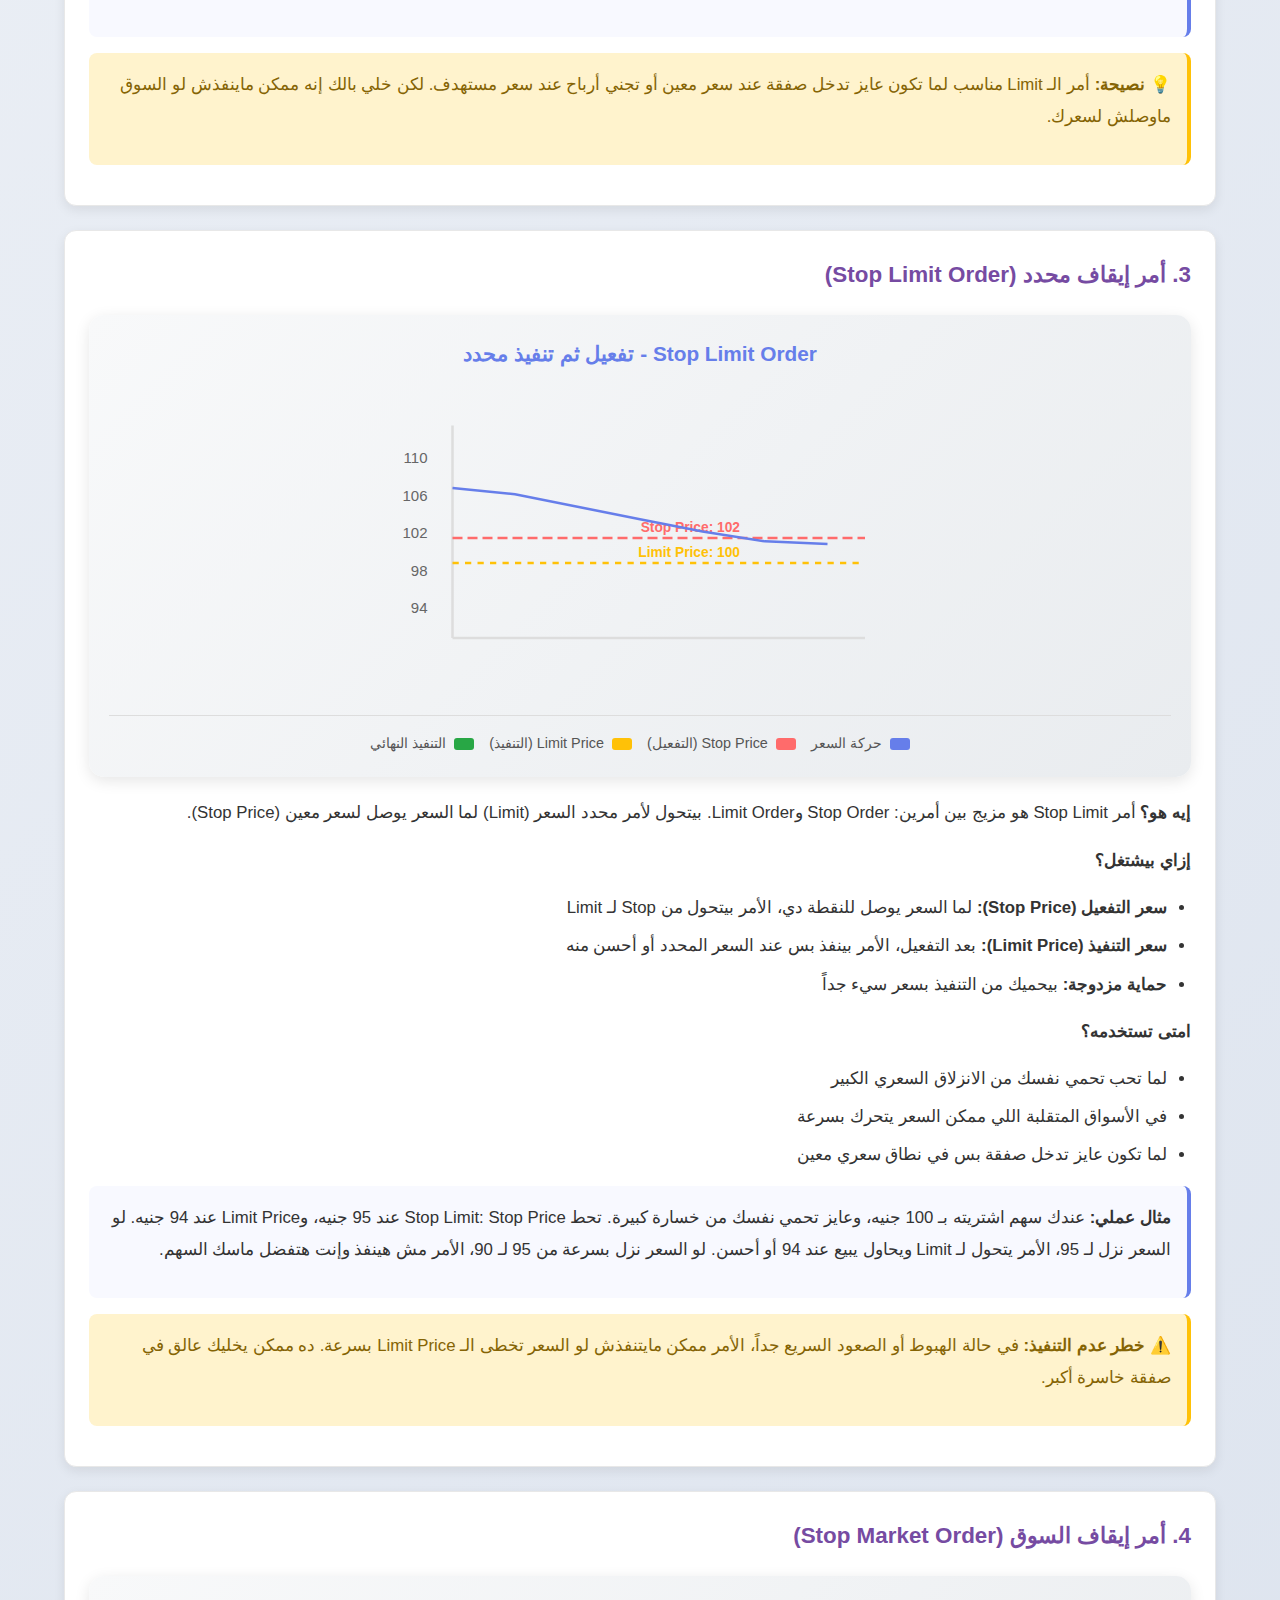
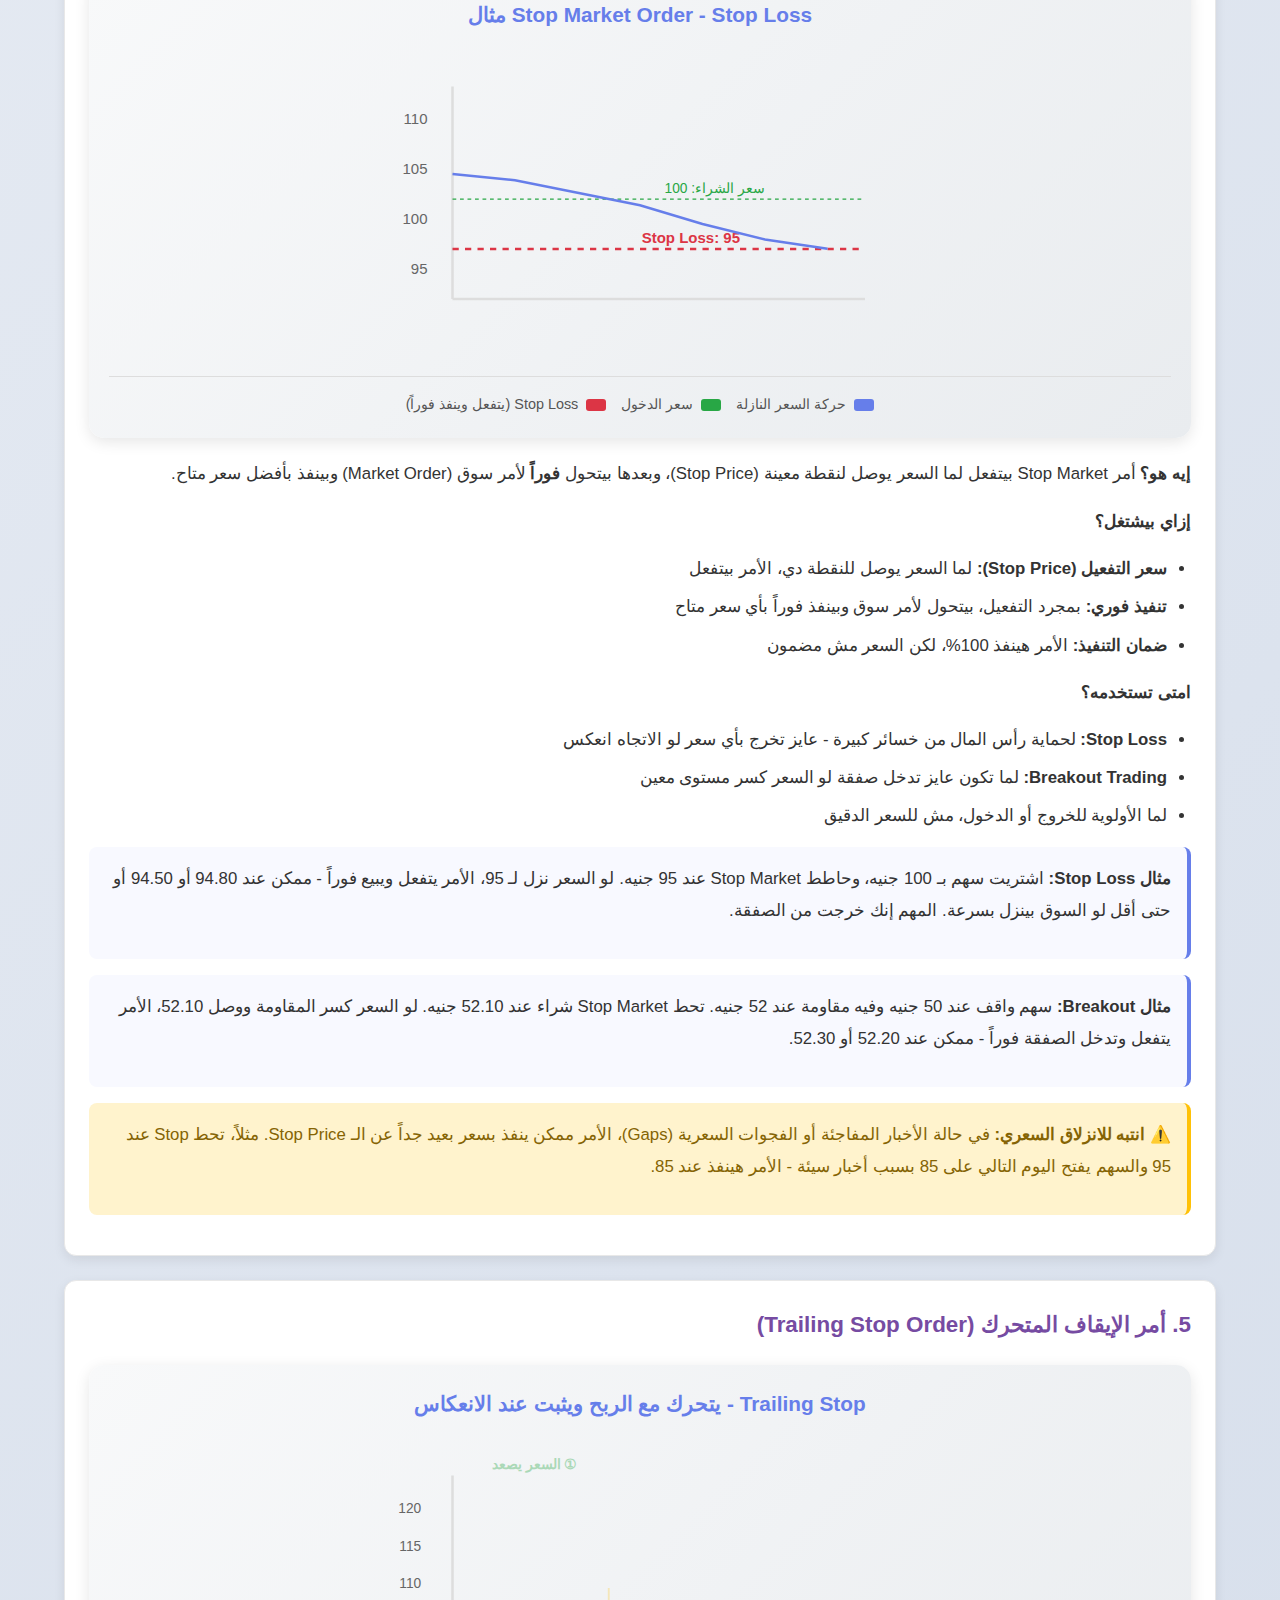
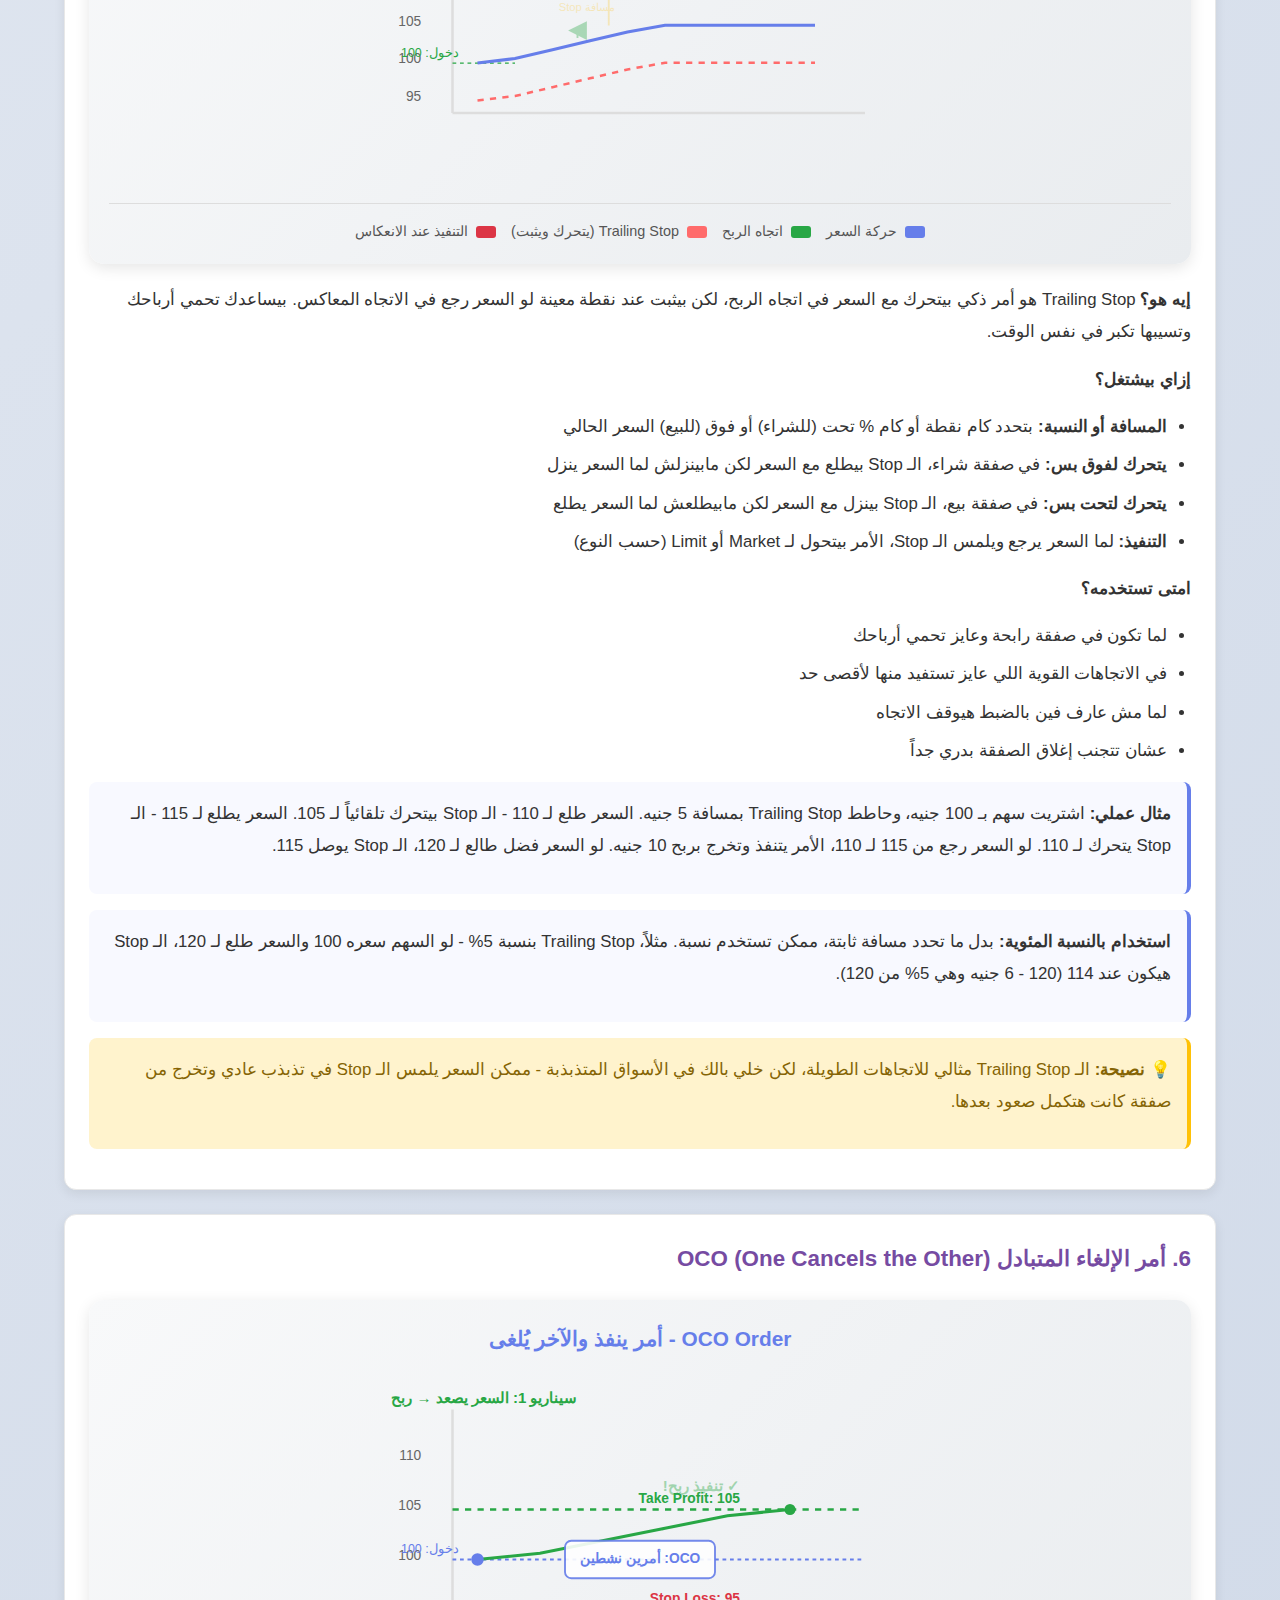
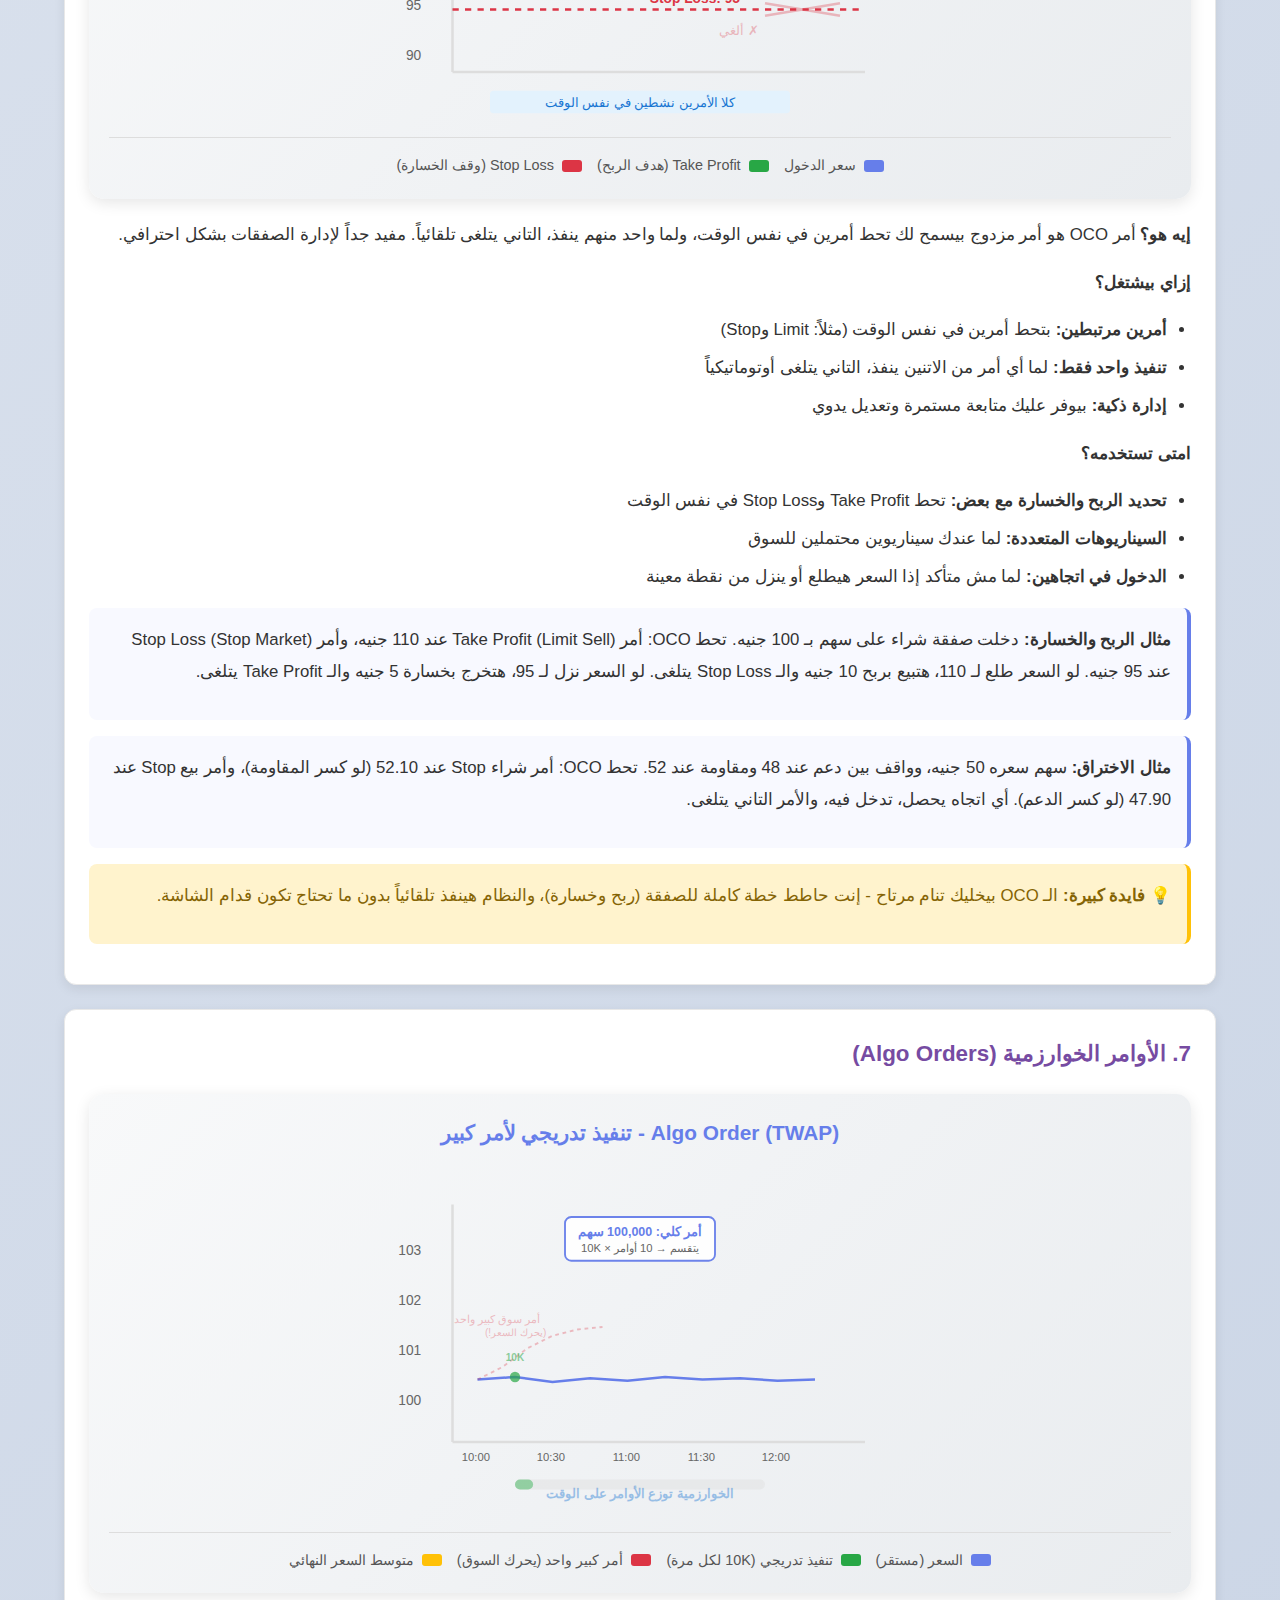
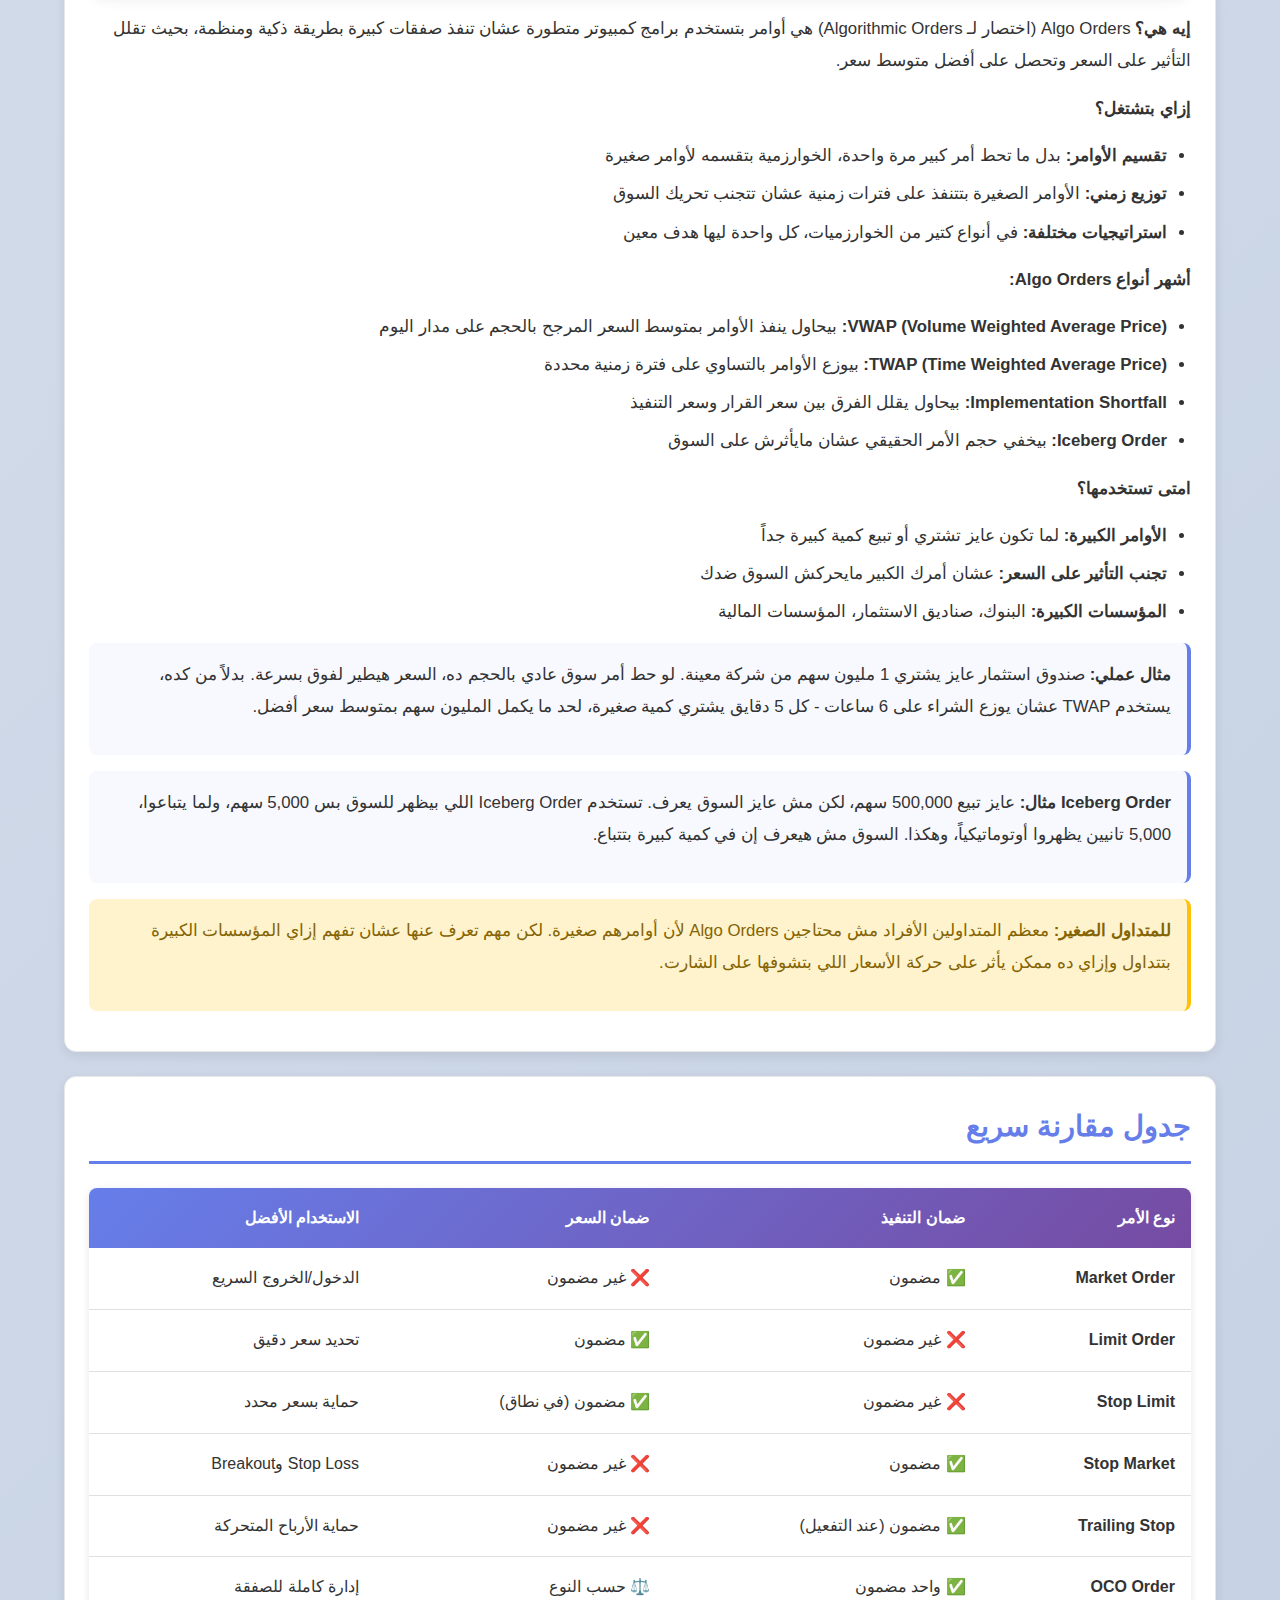
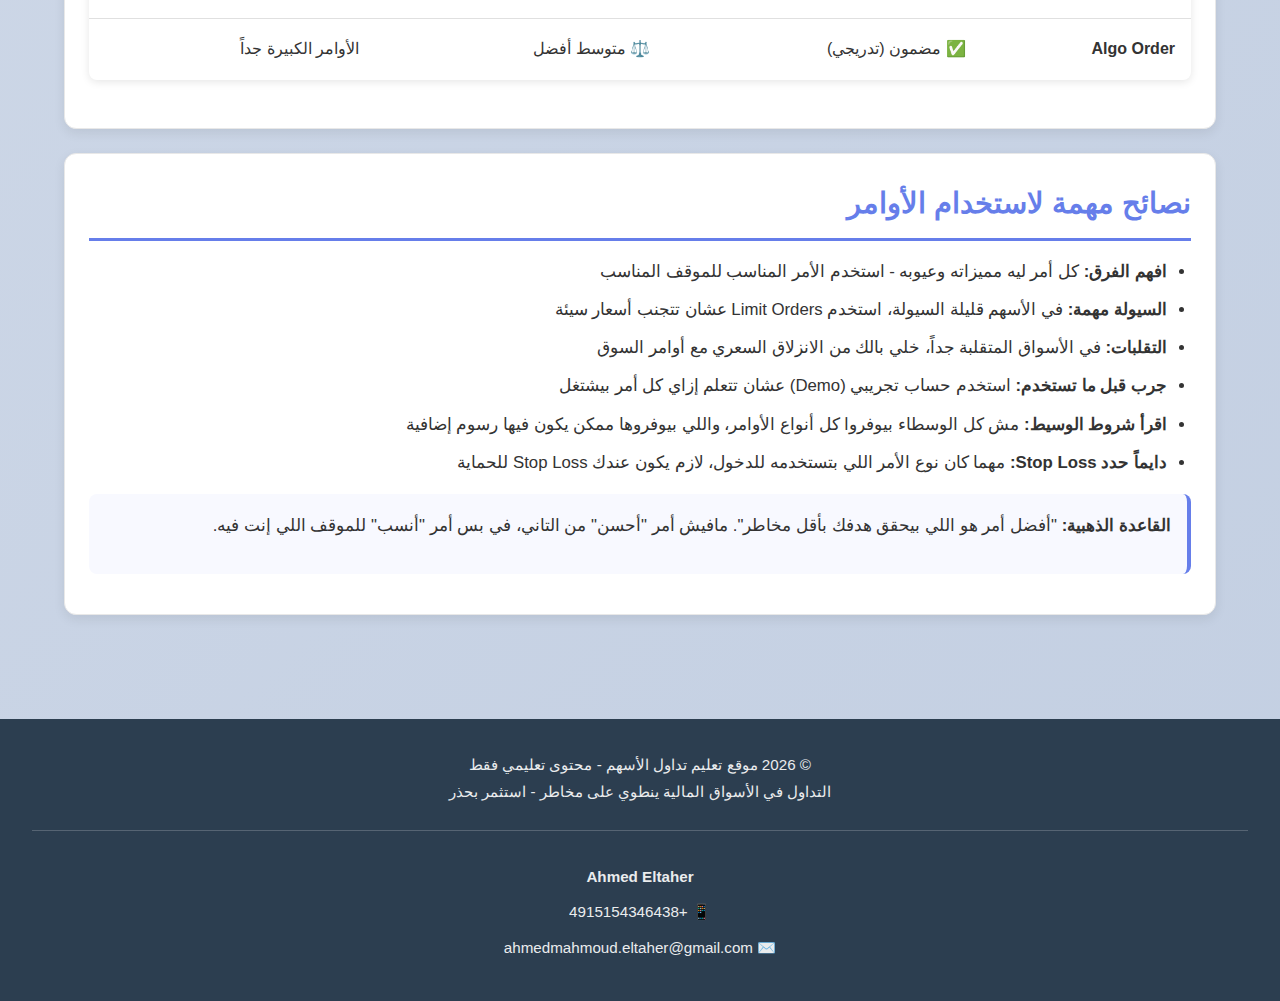
<file: orders.html>
<!DOCTYPE html>
<html lang="ar" dir="rtl">
<head>
    <meta charset="UTF-8">
    <meta name="viewport" content="width=device-width, initial-scale=1.0">
    <title>أنواع أوامر التداول - تعليم تداول الأسهم</title>
    <link rel="stylesheet" href="assets/css/styles.css">
</head>
<body>
    <header>
        <h1>أنواع أوامر التداول</h1>
        <p>اعرف الفرق بين كل أمر واستخدمه صح</p>
    </header>

    <nav>
        <ul>
            <li><a href="index.html">الرئيسية</a></li>
            <li><a href="tools.html">أدوات التداول</a></li>
            <li><a href="trading-charts.html">أنواع الشارتات الأساسية</a></li>
            <li><a href="candlesticks.html">الشموع اليابانية</a></li>
            <li><a href="strategies.html">استراتيجيات التداول</a></li>
            <li><a href="indicators.html">المؤشرات الاقتصادية</a></li>
            <li><a href="orders.html" class="active">أنواع الأوامر</a></li>
            <li><a href="cycles-hub.html">الدورات الاقتصادية</a></li>
            <li><a href="risk-management.html">إدارة المخاطر</a></li>
        </ul>
    </nav>

    <div class="container">
        <div class="card">
            <h2>مقدمة عن أنواع أوامر التداول</h2>
            <p>أوامر التداول هي التعليمات اللي بتديها للوسيط (البروكر) عشان يشتري أو يبيع سهم بشروط معينة. فهم الأنواع المختلفة من الأوامر مهم جداً عشان تتحكم في صفقاتك بشكل أفضل وتدير المخاطر بكفاءة.</p>
            
            <div class="note-box">
                <p><strong>مهم تعرف:</strong> كل نوع أمر ليه استخدامه الخاص واللحظة المناسبة له. اختيارك الصح للأمر ممكن يفرق في نتيجة صفقتك - سواء في تحسين السعر أو حمايتك من خسائر كبيرة.</p>
            </div>
        </div>

        <div class="card">
            <h3>1. أمر السوق (Market Order)</h3>
            
            <div class="animated-chart">
                <div class="chart-title">Market Order - التنفيذ الفوري</div>
                <svg class="order-chart" viewBox="0 0 400 250" xmlns="http://www.w3.org/2000/svg">
                    <!-- Grid Lines -->
                    <line x1="50" y1="30" x2="50" y2="200" stroke="#ddd" stroke-width="2"/>
                    <line x1="50" y1="200" x2="380" y2="200" stroke="#ddd" stroke-width="2"/>
                    
                    <!-- Price Labels -->
                    <text x="30" y="60" font-size="12" fill="#666">110</text>
                    <text x="30" y="100" font-size="12" fill="#666">105</text>
                    <text x="30" y="140" font-size="12" fill="#666">100</text>
                    <text x="30" y="180" font-size="12" fill="#666">95</text>
                    
                    <!-- Price Line -->
                    <polyline class="price-line" points="50,120 100,110 150,130 200,115 250,125 300,140 350,130" 
                              fill="none" stroke="#667eea" stroke-width="2"/>
                    
                    <!-- Current Price Marker -->
                    <circle class="current-price" cx="350" cy="130" r="5" fill="#667eea"/>
                    <text x="355" y="135" font-size="12" fill="#667eea" font-weight="bold">سعر حالي</text>
                    
                    <!-- Market Order Arrow -->
                    <g class="market-order-arrow">
                        <line x1="200" y1="30" x2="200" y2="125" stroke="#28a745" stroke-width="3" stroke-dasharray="5,5">
                            <animate attributeName="y2" from="30" to="125" dur="1.5s" repeatCount="indefinite"/>
                        </line>
                        <polygon points="200,125 195,115 205,115" fill="#28a745">
                            <animate attributeName="points" 
                                     values="200,30 195,40 205,40;200,125 195,115 205,115;200,30 195,40 205,40" 
                                     dur="1.5s" repeatCount="indefinite"/>
                        </polygon>
                        <text x="210" y="70" font-size="14" fill="#28a745" font-weight="bold">تنفيذ فوري!</text>
                    </g>
                    
                    <!-- Execution Point -->
                    <circle class="execution-point" cx="200" cy="125" r="8" fill="none" stroke="#28a745" stroke-width="2">
                        <animate attributeName="r" values="8;12;8" dur="1s" repeatCount="indefinite"/>
                    </circle>
                </svg>
                <div class="chart-legend">
                    <span class="legend-item"><span class="legend-color" style="background:#667eea;"></span> حركة السعر</span>
                    <span class="legend-item"><span class="legend-color" style="background:#28a745;"></span> أمر السوق (ينفذ فوراً)</span>
                </div>
            </div>
            
            <p><strong>إيه هو؟</strong> أمر السوق هو أبسط نوع من الأوامر. بتطلب من الوسيط ينفذ عملية الشراء أو البيع <strong>فوراً</strong> بأفضل سعر متاح في السوق حالياً.</p>
            
            <p><strong>إزاي بيشتغل؟</strong></p>
            <ul>
                <li><strong>الشراء:</strong> بتشتري السهم بأقل سعر بيع معروض حالياً (Ask Price)</li>
                <li><strong>البيع:</strong> بتبيع السهم بأعلى سعر شراء معروض حالياً (Bid Price)</li>
                <li><strong>التنفيذ:</strong> الأمر بينفذ بسرعة جداً (ثواني أو أجزاء من الثانية)</li>
                <li><strong>السعر:</strong> السعر النهائي مش مضمون - ممكن يختلف شوية عن السعر اللي شفته</li>
            </ul>
            
            <p><strong>امتى تستخدمه؟</strong></p>
            <ul>
                <li>لما تكون عايز تدخل أو تخرج من صفقة بسرعة</li>
                <li>لما السيولة في السهم عالية والفرق بين سعر الشراء والبيع صغير</li>
                <li>لما السرعة أهم من السعر الدقيق</li>
            </ul>
            
            <div class="highlight-box">
                <p><strong>مثال عملي:</strong> سهم ABC سعره حالياً 100 جنيه، وعايز تشتريه فوراً. تحط أمر سوق، والأمر ينفذ عند أفضل سعر متاح - ممكن يكون 100.05 أو 99.95، بس الأمر هيتنفذ فوراً.</p>
            </div>
            
            <div class="note-box">
                <p><strong>⚠️ تحذير:</strong> في الأسهم اللي سيولتها قليلة أو في أوقات التقلب العالي، أمر السوق ممكن ينفذ بسعر بعيد عن السعر المتوقع (Slippage). استخدمه بحذر في الأسواق المتقلبة.</p>
            </div>
        </div>

        <div class="card">
            <h3>2. أمر محدد السعر (Limit Order)</h3>
            
            <div class="animated-chart">
                <div class="chart-title">Limit Order - انتظار السعر المحدد</div>
                <svg class="order-chart" viewBox="0 0 400 250" xmlns="http://www.w3.org/2000/svg">
                    <!-- Grid Lines -->
                    <line x1="50" y1="30" x2="50" y2="200" stroke="#ddd" stroke-width="2"/>
                    <line x1="50" y1="200" x2="380" y2="200" stroke="#ddd" stroke-width="2"/>
                    
                    <!-- Price Labels -->
                    <text x="30" y="60" font-size="12" fill="#666">110</text>
                    <text x="30" y="100" font-size="12" fill="#666">105</text>
                    <text x="30" y="140" font-size="12" fill="#666">100</text>
                    <text x="30" y="180" font-size="12" fill="#666">95</text>
                    
                    <!-- Limit Price Line -->
                    <line x1="50" y1="160" x2="380" y2="160" stroke="#ffc107" stroke-width="2" stroke-dasharray="5,5"/>
                    <text x="320" y="155" font-size="12" fill="#ffc107" font-weight="bold">السعر المحدد</text>
                    
                    <!-- Price Line with Animation -->
                    <polyline class="price-line-limit" points="50,120 100,130 150,145 200,140 250,150 300,158 350,165" 
                              fill="none" stroke="#667eea" stroke-width="2">
                        <animate attributeName="points" 
                                 values="50,120 100,130 150,145 200,140 250,150 300,158 350,165;
                                         50,120 100,130 150,145 200,140 250,150 300,160 350,158;
                                         50,120 100,130 150,145 200,140 250,150 300,158 350,165" 
                                 dur="4s" repeatCount="indefinite"/>
                    </polyline>
                    
                    <!-- Waiting Order Icon -->
                    <g class="limit-order-waiting">
                        <circle cx="200" cy="160" r="10" fill="none" stroke="#ffc107" stroke-width="2">
                            <animate attributeName="opacity" values="1;0.3;1" dur="2s" repeatCount="indefinite"/>
                        </circle>
                        <text x="175" y="185" font-size="12" fill="#ffc107">في انتظار...</text>
                    </g>
                    
                    <!-- Execution Point when price touches limit -->
                    <circle cx="300" cy="160" r="8" fill="#28a745" opacity="0">
                        <animate attributeName="opacity" values="0;0;0;1;1;0" dur="4s" repeatCount="indefinite"/>
                        <animate attributeName="r" values="8;12;8" dur="1s" repeatCount="indefinite"/>
                    </circle>
                    <text x="280" y="175" font-size="12" fill="#28a745" font-weight="bold" opacity="0">
                        <animate attributeName="opacity" values="0;0;0;1;1;0" dur="4s" repeatCount="indefinite"/>
                        تنفيذ!
                    </text>
                </svg>
                <div class="chart-legend">
                    <span class="legend-item"><span class="legend-color" style="background:#667eea;"></span> حركة السعر</span>
                    <span class="legend-item"><span class="legend-color" style="background:#ffc107;"></span> السعر المحدد للتنفيذ</span>
                    <span class="legend-item"><span class="legend-color" style="background:#28a745;"></span> التنفيذ عند الوصول</span>
                </div>
            </div>
            
            <p><strong>إيه هو؟</strong> أمر محدد السعر بيسمح لك تحدد السعر الأقصى اللي مستعد تشتري بيه، أو السعر الأدنى اللي مستعد تبيع بيه. الأمر <strong>مش هينفذ</strong> إلا لو السوق وصل للسعر ده أو أحسن منه.</p>
            
            <p><strong>إزاي بيشتغل؟</strong></p>
            <ul>
                <li><strong>أمر شراء محدد:</strong> تحدد أقصى سعر مستعد تدفعه - الأمر ينفذ لما السعر يوصل لسعرك أو أقل</li>
                <li><strong>أمر بيع محدد:</strong> تحدد أقل سعر مستعد تقبله - الأمر ينفذ لما السعر يوصل لسعرك أو أعلى</li>
                <li><strong>التنفيذ:</strong> مش مضمون - لو السعر ماوصلش لسعرك، الأمر مش هينفذ</li>
                <li><strong>السعر:</strong> مضمون إنك مش هتشتري بأغلى أو تبيع بأرخص من السعر المحدد</li>
            </ul>
            
            <p><strong>امتى تستخدمه؟</strong></p>
            <ul>
                <li>لما تكون عندك سعر مستهدف محدد وعايز تلتزم بيه</li>
                <li>لما تكون مش مستعجل وعايز أحسن سعر ممكن</li>
                <li>في الأسهم اللي سيولتها قليلة أو التقلبات فيها عالية</li>
                <li>لما تكون عايز تتجنب الانزلاق السعري (Slippage)</li>
            </ul>
            
            <div class="highlight-box">
                <p><strong>مثال عملي:</strong> سهم XYZ سعره الحالي 50 جنيه، لكن إنت شايف إنه غالي. تحط أمر شراء محدد عند 48 جنيه. لو السعر نزل لـ 48 أو أقل، الأمر هينفذ. لو السعر طلع ووصل لـ 55، أمرك مش هينفذ وهتبقى برة الصفقة.</p>
            </div>
            
            <div class="note-box">
                <p><strong>💡 نصيحة:</strong> أمر الـ Limit مناسب لما تكون عايز تدخل صفقة عند سعر معين أو تجني أرباح عند سعر مستهدف. لكن خلي بالك إنه ممكن ماينفذش لو السوق ماوصلش لسعرك.</p>
            </div>
        </div>

        <div class="card">
            <h3>3. أمر إيقاف محدد (Stop Limit Order)</h3>
            
            <div class="animated-chart">
                <div class="chart-title">Stop Limit Order - تفعيل ثم تنفيذ محدد</div>
                <svg class="order-chart" viewBox="0 0 400 250" xmlns="http://www.w3.org/2000/svg">
                    <!-- Grid Lines -->
                    <line x1="50" y1="30" x2="50" y2="200" stroke="#ddd" stroke-width="2"/>
                    <line x1="50" y1="200" x2="380" y2="200" stroke="#ddd" stroke-width="2"/>
                    
                    <!-- Price Labels -->
                    <text x="30" y="60" font-size="12" fill="#666">110</text>
                    <text x="30" y="90" font-size="12" fill="#666">106</text>
                    <text x="30" y="120" font-size="12" fill="#666">102</text>
                    <text x="30" y="150" font-size="12" fill="#666">98</text>
                    <text x="30" y="180" font-size="12" fill="#666">94</text>
                    
                    <!-- Stop Price Line (orange) -->
                    <line x1="50" y1="120" x2="380" y2="120" stroke="#ff6b6b" stroke-width="2" stroke-dasharray="8,4"/>
                    <text x="280" y="115" font-size="11" fill="#ff6b6b" font-weight="bold">Stop Price: 102</text>
                    
                    <!-- Limit Price Line (green) -->
                    <line x1="50" y1="140" x2="380" y2="140" stroke="#ffc107" stroke-width="2" stroke-dasharray="5,5"/>
                    <text x="280" y="135" font-size="11" fill="#ffc107" font-weight="bold">Limit Price: 100</text>
                    
                    <!-- Price Line Animation (going down) -->
                    <polyline class="price-line-stop-limit" points="50,80 100,85 150,95 200,105 250,118 300,128 350,138" 
                              fill="none" stroke="#667eea" stroke-width="2">
                        <animate attributeName="points" 
                                 values="50,80 100,85 150,95 200,105 250,110 300,115 350,110;
                                         50,80 100,85 150,95 200,105 250,118 300,128 350,135;
                                         50,80 100,85 150,95 200,105 250,118 300,130 350,140;
                                         50,80 100,85 150,95 200,105 250,118 300,128 350,135;
                                         50,80 100,85 150,95 200,105 250,110 300,115 350,110" 
                                 dur="8s" repeatCount="indefinite"/>
                    </polyline>
                    
                    <!-- Stage 1: Stop Trigger Animation -->
                    <g class="stop-limit-stage1">
                        <circle cx="250" cy="120" r="0" fill="#ff6b6b" opacity="0.6">
                            <animate attributeName="r" values="0;0;12;12;0" dur="8s" repeatCount="indefinite"/>
                        </circle>
                        <text x="220" y="105" font-size="11" fill="#ff6b6b" font-weight="bold" opacity="0">
                            <animate attributeName="opacity" values="0;0;1;1;0" dur="8s" repeatCount="indefinite"/>
                            ① تفعيل!
                        </text>
                    </g>
                    
                    <!-- Stage 2: Waiting for Limit -->
                    <g class="stop-limit-stage2">
                        <circle cx="280" cy="140" r="8" fill="none" stroke="#ffc107" stroke-width="2" opacity="0">
                            <animate attributeName="opacity" values="0;0;0;1;1;1;0" dur="8s" repeatCount="indefinite"/>
                            <animate attributeName="r" values="8;10;8" dur="1.5s" repeatCount="indefinite"/>
                        </circle>
                        <text x="250" y="160" font-size="11" fill="#ffc107" opacity="0">
                            <animate attributeName="opacity" values="0;0;0;1;1;1;0" dur="8s" repeatCount="indefinite"/>
                            ② انتظار السعر المحدد...
                        </text>
                    </g>
                    
                    <!-- Stage 3: Execution at Limit Price -->
                    <g class="stop-limit-stage3">
                        <circle cx="320" cy="140" r="0" fill="#28a745">
                            <animate attributeName="r" values="0;0;0;0;0;15;0" dur="8s" repeatCount="indefinite"/>
                        </circle>
                        <text x="290" y="165" font-size="12" fill="#28a745" font-weight="bold" opacity="0">
                            <animate attributeName="opacity" values="0;0;0;0;0;1;1;0" dur="8s" repeatCount="indefinite"/>
                            ③ تنفيذ!
                        </text>
                    </g>
                    
                    <!-- Arrow showing process flow -->
                    <g opacity="0">
                        <animate attributeName="opacity" values="0;0;0.5;0.5;0.5;0.5;0" dur="8s" repeatCount="indefinite"/>
                        <line x1="250" y1="125" x2="280" y2="135" stroke="#666" stroke-width="1" stroke-dasharray="2,2"/>
                        <line x1="290" y1="145" x2="315" y2="145" stroke="#666" stroke-width="1" stroke-dasharray="2,2"/>
                    </g>
                </svg>
                <div class="chart-legend">
                    <span class="legend-item"><span class="legend-color" style="background:#667eea;"></span> حركة السعر</span>
                    <span class="legend-item"><span class="legend-color" style="background:#ff6b6b;"></span> Stop Price (التفعيل)</span>
                    <span class="legend-item"><span class="legend-color" style="background:#ffc107;"></span> Limit Price (التنفيذ)</span>
                    <span class="legend-item"><span class="legend-color" style="background:#28a745;"></span> التنفيذ النهائي</span>
                </div>
            </div>
            
            <p><strong>إيه هو؟</strong> أمر Stop Limit هو مزيج بين أمرين: Stop Order وLimit Order. بيتحول لأمر محدد السعر (Limit) لما السعر يوصل لسعر معين (Stop Price).</p>
            
            <p><strong>إزاي بيشتغل؟</strong></p>
            <ul>
                <li><strong>سعر التفعيل (Stop Price):</strong> لما السعر يوصل للنقطة دي، الأمر بيتحول من Stop لـ Limit</li>
                <li><strong>سعر التنفيذ (Limit Price):</strong> بعد التفعيل، الأمر بينفذ بس عند السعر المحدد أو أحسن منه</li>
                <li><strong>حماية مزدوجة:</strong> بيحميك من التنفيذ بسعر سيء جداً</li>
            </ul>
            
            <p><strong>امتى تستخدمه؟</strong></p>
            <ul>
                <li>لما تحب تحمي نفسك من الانزلاق السعري الكبير</li>
                <li>في الأسواق المتقلبة اللي ممكن السعر يتحرك بسرعة</li>
                <li>لما تكون عايز تدخل صفقة بس في نطاق سعري معين</li>
            </ul>
            
            <div class="highlight-box">
                <p><strong>مثال عملي:</strong> عندك سهم اشتريته بـ 100 جنيه، وعايز تحمي نفسك من خسارة كبيرة. تحط Stop Limit: Stop Price عند 95 جنيه، وLimit Price عند 94 جنيه. لو السعر نزل لـ 95، الأمر يتحول لـ Limit ويحاول يبيع عند 94 أو أحسن. لو السعر نزل بسرعة من 95 لـ 90، الأمر مش هينفذ وإنت هتفضل ماسك السهم.</p>
            </div>
            
            <div class="note-box">
                <p><strong>⚠️ خطر عدم التنفيذ:</strong> في حالة الهبوط أو الصعود السريع جداً، الأمر ممكن مايتنفذش لو السعر تخطى الـ Limit Price بسرعة. ده ممكن يخليك عالق في صفقة خاسرة أكبر.</p>
            </div>
        </div>

        <div class="card">
            <h3>4. أمر إيقاف السوق (Stop Market Order)</h3>
            
            <div class="animated-chart">
                <div class="chart-title">Stop Market Order - Stop Loss مثال</div>
                <svg class="order-chart" viewBox="0 0 400 250" xmlns="http://www.w3.org/2000/svg">
                    <!-- Grid Lines -->
                    <line x1="50" y1="30" x2="50" y2="200" stroke="#ddd" stroke-width="2"/>
                    <line x1="50" y1="200" x2="380" y2="200" stroke="#ddd" stroke-width="2"/>
                    
                    <!-- Price Labels -->
                    <text x="30" y="60" font-size="12" fill="#666">110</text>
                    <text x="30" y="100" font-size="12" fill="#666">105</text>
                    <text x="30" y="140" font-size="12" fill="#666">100</text>
                    <text x="30" y="180" font-size="12" fill="#666">95</text>
                    
                    <!-- Entry Price -->
                    <line x1="50" y1="120" x2="380" y2="120" stroke="#28a745" stroke-width="1" stroke-dasharray="3,3"/>
                    <text x="300" y="115" font-size="11" fill="#28a745">سعر الشراء: 100</text>
                    
                    <!-- Stop Price Line -->
                    <line x1="50" y1="160" x2="380" y2="160" stroke="#dc3545" stroke-width="2" stroke-dasharray="5,5"/>
                    <text x="280" y="155" font-size="12" fill="#dc3545" font-weight="bold">Stop Loss: 95</text>
                    
                    <!-- Price Line Going Down -->
                    <polyline class="price-line-stop" points="50,100 100,105 150,115 200,125 250,140 300,150 350,165" 
                              fill="none" stroke="#667eea" stroke-width="2">
                        <animate attributeName="points" 
                                 values="50,100 100,105 150,115 200,125 250,140 300,150 350,155;
                                         50,100 100,105 150,115 200,125 250,140 300,155 350,165;
                                         50,100 100,105 150,115 200,125 250,140 300,150 350,155" 
                                 dur="5s" repeatCount="indefinite"/>
                    </polyline>
                    
                    <!-- Stop Trigger Animation -->
                    <g class="stop-trigger">
                        <circle cx="300" cy="160" r="0" fill="#dc3545">
                            <animate attributeName="r" values="0;0;15;0" dur="5s" repeatCount="indefinite"/>
                        </circle>
                        <text x="260" y="185" font-size="13" fill="#dc3545" font-weight="bold" opacity="0">
                            <animate attributeName="opacity" values="0;0;1;1;0" dur="5s" repeatCount="indefinite"/>
                            تفعيل + تنفيذ فوري!
                        </text>
                    </g>
                    
                    <!-- Arrow showing exit -->
                    <line x1="320" y1="160" x2="320" y2="195" stroke="#dc3545" stroke-width="2" opacity="0">
                        <animate attributeName="opacity" values="0;0;1;1;0" dur="5s" repeatCount="indefinite"/>
                    </line>
                    <polygon points="320,195 315,185 325,185" fill="#dc3545" opacity="0">
                        <animate attributeName="opacity" values="0;0;1;1;0" dur="5s" repeatCount="indefinite"/>
                    </polygon>
                    <text x="295" y="215" font-size="11" fill="#dc3545" opacity="0">
                        <animate attributeName="opacity" values="0;0;1;1;0" dur="5s" repeatCount="indefinite"/>
                        خروج من الصفقة
                    </text>
                </svg>
                <div class="chart-legend">
                    <span class="legend-item"><span class="legend-color" style="background:#667eea;"></span> حركة السعر النازلة</span>
                    <span class="legend-item"><span class="legend-color" style="background:#28a745;"></span> سعر الدخول</span>
                    <span class="legend-item"><span class="legend-color" style="background:#dc3545;"></span> Stop Loss (يتفعل وينفذ فوراً)</span>
                </div>
            </div>
            
            <p><strong>إيه هو؟</strong> أمر Stop Market بيتفعل لما السعر يوصل لنقطة معينة (Stop Price)، وبعدها بيتحول <strong>فوراً</strong> لأمر سوق (Market Order) وبينفذ بأفضل سعر متاح.</p>
            
            <p><strong>إزاي بيشتغل؟</strong></p>
            <ul>
                <li><strong>سعر التفعيل (Stop Price):</strong> لما السعر يوصل للنقطة دي، الأمر بيتفعل</li>
                <li><strong>تنفيذ فوري:</strong> بمجرد التفعيل، بيتحول لأمر سوق وبينفذ فوراً بأي سعر متاح</li>
                <li><strong>ضمان التنفيذ:</strong> الأمر هينفذ 100%، لكن السعر مش مضمون</li>
            </ul>
            
            <p><strong>امتى تستخدمه؟</strong></p>
            <ul>
                <li><strong>Stop Loss:</strong> لحماية رأس المال من خسائر كبيرة - عايز تخرج بأي سعر لو الاتجاه انعكس</li>
                <li><strong>Breakout Trading:</strong> لما تكون عايز تدخل صفقة لو السعر كسر مستوى معين</li>
                <li>لما الأولوية للخروج أو الدخول، مش للسعر الدقيق</li>
            </ul>
            
            <div class="highlight-box">
                <p><strong>مثال Stop Loss:</strong> اشتريت سهم بـ 100 جنيه، وحاطط Stop Market عند 95 جنيه. لو السعر نزل لـ 95، الأمر يتفعل ويبيع فوراً - ممكن عند 94.80 أو 94.50 أو حتى أقل لو السوق بينزل بسرعة. المهم إنك خرجت من الصفقة.</p>
            </div>
            
            <div class="highlight-box">
                <p><strong>مثال Breakout:</strong> سهم واقف عند 50 جنيه وفيه مقاومة عند 52 جنيه. تحط Stop Market شراء عند 52.10 جنيه. لو السعر كسر المقاومة ووصل 52.10، الأمر يتفعل وتدخل الصفقة فوراً - ممكن عند 52.20 أو 52.30.</p>
            </div>
            
            <div class="note-box">
                <p><strong>⚠️ انتبه للانزلاق السعري:</strong> في حالة الأخبار المفاجئة أو الفجوات السعرية (Gaps)، الأمر ممكن ينفذ بسعر بعيد جداً عن الـ Stop Price. مثلاً، تحط Stop عند 95 والسهم يفتح اليوم التالي على 85 بسبب أخبار سيئة - الأمر هينفذ عند 85.</p>
            </div>
        </div>

        <div class="card">
            <h3>5. أمر الإيقاف المتحرك (Trailing Stop Order)</h3>
            
            <div class="animated-chart">
                <div class="chart-title">Trailing Stop - يتحرك مع الربح ويثبت عند الانعكاس</div>
                <svg class="order-chart" viewBox="0 0 400 280" xmlns="http://www.w3.org/2000/svg">
                    <!-- Grid Lines -->
                    <line x1="50" y1="30" x2="50" y2="220" stroke="#ddd" stroke-width="2"/>
                    <line x1="50" y1="220" x2="380" y2="220" stroke="#ddd" stroke-width="2"/>
                    
                    <!-- Price Labels -->
                    <text x="25" y="60" font-size="11" fill="#666">120</text>
                    <text x="25" y="90" font-size="11" fill="#666">115</text>
                    <text x="25" y="120" font-size="11" fill="#666">110</text>
                    <text x="25" y="150" font-size="11" fill="#666">105</text>
                    <text x="25" y="180" font-size="11" fill="#666">100</text>
                    <text x="25" y="210" font-size="11" fill="#666">95</text>
                    
                    <!-- Entry Price Line -->
                    <line x1="50" y1="180" x2="100" y2="180" stroke="#28a745" stroke-width="1" stroke-dasharray="3,3"/>
                    <text x="55" y="175" font-size="10" fill="#28a745">دخول: 100</text>
                    
                    <!-- Price Line - Going Up then Down -->
                    <polyline class="price-line-trailing" 
                              points="70,180 100,170 130,140 160,120 190,100 220,90 250,95 280,110 310,125 340,140" 
                              fill="none" stroke="#667eea" stroke-width="2.5">
                        <animate attributeName="points" 
                                 values="70,180 100,180 130,180 160,180 190,180 220,180 250,180 280,180 310,180 340,180;
                                         70,180 100,170 130,150 160,130 190,110 220,95 250,95 280,95 310,95 340,95;
                                         70,180 100,170 130,140 160,120 190,100 220,90 250,95 280,110 310,125 340,140;
                                         70,180 100,170 130,140 160,120 190,100 220,90 250,95 280,110 310,125 340,140" 
                                 dur="10s" repeatCount="indefinite"/>
                    </polyline>
                    
                    <!-- Trailing Stop Line - Moves up with price, stays fixed when price drops -->
                    <polyline class="trailing-stop-line" 
                              points="70,210 100,210 130,210 160,210 190,210 220,210 250,210 280,210 310,210 340,210" 
                              fill="none" stroke="#ff6b6b" stroke-width="2" stroke-dasharray="5,5">
                        <animate attributeName="points" 
                                 values="70,210 100,210 130,210 160,210 190,210 220,210 250,210 280,210 310,210 340,210;
                                         70,210 100,200 130,180 160,160 190,140 220,125 250,125 280,125 310,125 340,125;
                                         70,210 100,200 130,170 160,150 190,130 220,120 250,120 280,120 310,120 340,120;
                                         70,210 100,200 130,170 160,150 190,130 220,120 250,120 280,120 310,120 340,120" 
                                 dur="10s" repeatCount="indefinite"/>
                    </polyline>
                    
                    <!-- Stage Labels -->
                    <g class="stage-label-1" opacity="0">
                        <animate attributeName="opacity" values="0;1;1;0" dur="10s" repeatCount="indefinite"/>
                        <text x="150" y="25" font-size="11" fill="#28a745" font-weight="bold">① السعر يصعد</text>
                        <line x1="150" y1="160" x2="150" y2="135" stroke="#28a745" stroke-width="1.5" marker-end="url(#arrowup)">
                            <animate attributeName="y2" values="160;135;135" dur="10s" repeatCount="indefinite"/>
                        </line>
                    </g>
                    
                    <g class="stage-label-2" opacity="0">
                        <animate attributeName="opacity" values="0;0;1;1;0" dur="10s" repeatCount="indefinite"/>
                        <text x="200" y="25" font-size="11" fill="#ff6b6b" font-weight="bold">② Stop يتحرك لفوق</text>
                        <line x1="200" y1="180" x2="200" y2="145" stroke="#ff6b6b" stroke-width="1.5">
                            <animate attributeName="y1" values="210;140;130" dur="10s" repeatCount="indefinite"/>
                            <animate attributeName="y2" values="205;135;125" dur="10s" repeatCount="indefinite"/>
                        </line>
                    </g>
                    
                    <g class="stage-label-3" opacity="0">
                        <animate attributeName="opacity" values="0;0;0;1;1" dur="10s" repeatCount="indefinite"/>
                        <text x="270" y="25" font-size="11" fill="#dc3545" font-weight="bold">③ السعر يرجع ويلمس Stop</text>
                    </g>
                    
                    <!-- Price reaches highest point marker -->
                    <circle cx="220" cy="90" r="0" fill="#28a745" opacity="0.5">
                        <animate attributeName="r" values="0;0;8;8;0" dur="10s" repeatCount="indefinite"/>
                    </circle>
                    <text x="225" y="88" font-size="10" fill="#28a745" font-weight="bold" opacity="0">
                        <animate attributeName="opacity" values="0;0;1;1;0" dur="10s" repeatCount="indefinite"/>
                        أعلى سعر: 115
                    </text>
                    
                    <!-- Execution Point -->
                    <g class="execution-trailing" opacity="0">
                        <animate attributeName="opacity" values="0;0;0;1;1" dur="10s" repeatCount="indefinite"/>
                        <circle cx="340" cy="140" r="0" fill="#dc3545">
                            <animate attributeName="r" values="0;0;0;15;0" dur="10s" repeatCount="indefinite"/>
                        </circle>
                        <text x="310" y="165" font-size="12" fill="#dc3545" font-weight="bold" opacity="0">
                            <animate attributeName="opacity" values="0;0;0;1;1" dur="10s" repeatCount="indefinite"/>
                            تنفيذ البيع!
                        </text>
                        <text x="300" y="250" font-size="11" fill="#28a745" font-weight="bold">
                            ربح محمي: ~10 نقاط
                        </text>
                    </g>
                    
                    <!-- Distance indicator -->
                    <g opacity="0">
                        <animate attributeName="opacity" values="0;0.7;0.7;0" dur="10s" repeatCount="indefinite"/>
                        <line x1="175" y1="120" x2="175" y2="150" stroke="#ffc107" stroke-width="1.5"/>
                        <text x="180" y="138" font-size="9" fill="#ffc107">مسافة Stop</text>
                    </g>
                    
                    <!-- Arrow markers definition -->
                    <defs>
                        <marker id="arrowup" markerWidth="10" markerHeight="10" refX="5" refY="5" orient="auto">
                            <polygon points="5,0 10,10 0,10" fill="#28a745"/>
                        </marker>
                    </defs>
                </svg>
                <div class="chart-legend">
                    <span class="legend-item"><span class="legend-color" style="background:#667eea;"></span> حركة السعر</span>
                    <span class="legend-item"><span class="legend-color" style="background:#28a745;"></span> اتجاه الربح</span>
                    <span class="legend-item"><span class="legend-color" style="background:#ff6b6b;"></span> Trailing Stop (يتحرك ويثبت)</span>
                    <span class="legend-item"><span class="legend-color" style="background:#dc3545;"></span> التنفيذ عند الانعكاس</span>
                </div>
            </div>
            
            <p><strong>إيه هو؟</strong> Trailing Stop هو أمر ذكي بيتحرك مع السعر في اتجاه الربح، لكن بيثبت عند نقطة معينة لو السعر رجع في الاتجاه المعاكس. بيساعدك تحمي أرباحك وتسيبها تكبر في نفس الوقت.</p>
            
            <p><strong>إزاي بيشتغل؟</strong></p>
            <ul>
                <li><strong>المسافة أو النسبة:</strong> بتحدد كام نقطة أو كام % تحت (للشراء) أو فوق (للبيع) السعر الحالي</li>
                <li><strong>يتحرك لفوق بس:</strong> في صفقة شراء، الـ Stop بيطلع مع السعر لكن مابينزلش لما السعر ينزل</li>
                <li><strong>يتحرك لتحت بس:</strong> في صفقة بيع، الـ Stop بينزل مع السعر لكن مابيطلعش لما السعر يطلع</li>
                <li><strong>التنفيذ:</strong> لما السعر يرجع ويلمس الـ Stop، الأمر بيتحول لـ Market أو Limit (حسب النوع)</li>
            </ul>
            
            <p><strong>امتى تستخدمه؟</strong></p>
            <ul>
                <li>لما تكون في صفقة رابحة وعايز تحمي أرباحك</li>
                <li>في الاتجاهات القوية اللي عايز تستفيد منها لأقصى حد</li>
                <li>لما مش عارف فين بالضبط هيوقف الاتجاه</li>
                <li>عشان تتجنب إغلاق الصفقة بدري جداً</li>
            </ul>
            
            <div class="highlight-box">
                <p><strong>مثال عملي:</strong> اشتريت سهم بـ 100 جنيه، وحاطط Trailing Stop بمسافة 5 جنيه. السعر طلع لـ 110 - الـ Stop بيتحرك تلقائياً لـ 105. السعر يطلع لـ 115 - الـ Stop يتحرك لـ 110. لو السعر رجع من 115 لـ 110، الأمر يتنفذ وتخرج بربح 10 جنيه. لو السعر فضل طالع لـ 120، الـ Stop يوصل 115.</p>
            </div>
            
            <div class="highlight-box">
                <p><strong>استخدام بالنسبة المئوية:</strong> بدل ما تحدد مسافة ثابتة، ممكن تستخدم نسبة. مثلاً، Trailing Stop بنسبة 5% - لو السهم سعره 100 والسعر طلع لـ 120، الـ Stop هيكون عند 114 (120 - 6 جنيه وهي 5% من 120).</p>
            </div>
            
            <div class="note-box">
                <p><strong>💡 نصيحة:</strong> الـ Trailing Stop مثالي للاتجاهات الطويلة، لكن خلي بالك في الأسواق المتذبذبة - ممكن السعر يلمس الـ Stop في تذبذب عادي وتخرج من صفقة كانت هتكمل صعود بعدها.</p>
            </div>
        </div>

        <div class="card">
            <h3>6. أمر الإلغاء المتبادل OCO (One Cancels the Other)</h3>
            
            <div class="animated-chart">
                <div class="chart-title">OCO Order - أمر ينفذ والآخر يُلغى</div>
                <svg class="order-chart" viewBox="0 0 400 280" xmlns="http://www.w3.org/2000/svg">
                    <!-- Grid Lines -->
                    <line x1="50" y1="30" x2="50" y2="240" stroke="#ddd" stroke-width="2"/>
                    <line x1="50" y1="240" x2="380" y2="240" stroke="#ddd" stroke-width="2"/>
                    
                    <!-- Price Labels -->
                    <text x="25" y="70" font-size="11" fill="#666">110</text>
                    <text x="25" y="110" font-size="11" fill="#666">105</text>
                    <text x="25" y="150" font-size="11" fill="#666">100</text>
                    <text x="25" y="190" font-size="11" fill="#666">95</text>
                    <text x="25" y="230" font-size="11" fill="#666">90</text>
                    
                    <!-- Entry Price Line -->
                    <line x1="50" y1="150" x2="380" y2="150" stroke="#667eea" stroke-width="1.5" stroke-dasharray="3,3"/>
                    <text x="55" y="145" font-size="10" fill="#667eea">دخول: 100</text>
                    
                    <!-- Take Profit Line -->
                    <line x1="50" y1="110" x2="380" y2="110" stroke="#28a745" stroke-width="2" stroke-dasharray="5,5"/>
                    <text x="280" y="105" font-size="11" fill="#28a745" font-weight="bold">Take Profit: 105</text>
                    
                    <!-- Stop Loss Line -->
                    <line x1="50" y1="190" x2="380" y2="190" stroke="#dc3545" stroke-width="2" stroke-dasharray="5,5"/>
                    <text x="280" y="185" font-size="11" fill="#dc3545" font-weight="bold">Stop Loss: 95</text>
                    
                    <!-- Scenario 1: Price goes UP to Take Profit -->
                    <g class="scenario-1">
                        <polyline points="70,150 120,145 170,135 220,125 270,115 320,110" 
                                  fill="none" stroke="#28a745" stroke-width="2.5" opacity="0">
                            <animate attributeName="opacity" values="1;1;0;0" dur="12s" repeatCount="indefinite"/>
                        </polyline>
                        
                        <!-- Take Profit Execution -->
                        <circle cx="320" cy="110" r="0" fill="#28a745">
                            <animate attributeName="r" values="0;15;0;0" dur="12s" repeatCount="indefinite"/>
                        </circle>
                        <text x="280" y="95" font-size="12" fill="#28a745" font-weight="bold" opacity="0">
                            <animate attributeName="opacity" values="0;1;1;0;0" dur="12s" repeatCount="indefinite"/>
                            ✓ تنفيذ ربح!
                        </text>
                        
                        <!-- Stop Loss Cancelled -->
                        <g opacity="0">
                            <animate attributeName="opacity" values="0;0.8;0.8;0;0" dur="12s" repeatCount="indefinite"/>
                            <line x1="300" y1="185" x2="360" y2="195" stroke="#dc3545" stroke-width="2"/>
                            <line x1="300" y1="195" x2="360" y2="185" stroke="#dc3545" stroke-width="2"/>
                            <text x="295" y="210" font-size="10" fill="#dc3545">✗ ألغي</text>
                        </g>
                        
                        <text x="150" y="25" font-size="12" fill="#28a745" font-weight="bold" opacity="0">
                            <animate attributeName="opacity" values="1;1;0;0" dur="12s" repeatCount="indefinite"/>
                            سيناريو 1: السعر يصعد → ربح 5%
                        </text>
                    </g>
                    
                    <!-- Scenario 2: Price goes DOWN to Stop Loss -->
                    <g class="scenario-2">
                        <polyline points="70,150 120,155 170,165 220,175 270,185 320,190" 
                                  fill="none" stroke="#dc3545" stroke-width="2.5" opacity="0">
                            <animate attributeName="opacity" values="0;0;0;1;1;0" dur="12s" repeatCount="indefinite"/>
                        </polyline>
                        
                        <!-- Stop Loss Execution -->
                        <circle cx="320" cy="190" r="0" fill="#dc3545">
                            <animate attributeName="r" values="0;0;0;15;0;0" dur="12s" repeatCount="indefinite"/>
                        </circle>
                        <text x="270" y="205" font-size="12" fill="#dc3545" font-weight="bold" opacity="0">
                            <animate attributeName="opacity" values="0;0;0;1;1;0" dur="12s" repeatCount="indefinite"/>
                            ✓ تنفيذ حماية!
                        </text>
                        
                        <!-- Take Profit Cancelled -->
                        <g opacity="0">
                            <animate attributeName="opacity" values="0;0;0;0.8;0.8;0" dur="12s" repeatCount="indefinite"/>
                            <line x1="300" y1="105" x2="360" y2="115" stroke="#28a745" stroke-width="2"/>
                            <line x1="300" y1="115" x2="360" y2="105" stroke="#28a745" stroke-width="2"/>
                            <text x="295" y="90" font-size="10" fill="#28a745">✗ ألغي</text>
                        </g>
                        
                        <text x="145" y="25" font-size="12" fill="#dc3545" font-weight="bold" opacity="0">
                            <animate attributeName="opacity" values="0;0;0;1;1;0" dur="12s" repeatCount="indefinite"/>
                            سيناريو 2: السعر ينزل → خسارة 5%
                        </text>
                    </g>
                    
                    <!-- Starting Point Marker -->
                    <circle cx="70" cy="150" r="5" fill="#667eea">
                        <animate attributeName="opacity" values="1;1;1;1;1;1" dur="12s" repeatCount="indefinite"/>
                    </circle>
                    
                    <!-- OCO Label -->
                    <rect x="140" y="135" width="120" height="30" fill="#fff" stroke="#667eea" stroke-width="1.5" rx="5" opacity="0.9"/>
                    <text x="200" y="153" font-size="11" fill="#667eea" font-weight="bold" text-anchor="middle">OCO: أمرين نشطين</text>
                    
                    <!-- Info boxes -->
                    <g opacity="0">
                        <animate attributeName="opacity" values="1;1;0;0;0;0;1" dur="12s" repeatCount="indefinite"/>
                        <rect x="80" y="255" width="240" height="18" fill="#e3f2fd" rx="3"/>
                        <text x="200" y="268" font-size="10" fill="#1976d2" text-anchor="middle">كلا الأمرين نشطين في نفس الوقت</text>
                    </g>
                </svg>
                <div class="chart-legend">
                    <span class="legend-item"><span class="legend-color" style="background:#667eea;"></span> سعر الدخول</span>
                    <span class="legend-item"><span class="legend-color" style="background:#28a745;"></span> Take Profit (هدف الربح)</span>
                    <span class="legend-item"><span class="legend-color" style="background:#dc3545;"></span> Stop Loss (وقف الخسارة)</span>
                </div>
            </div>
            
            <p><strong>إيه هو؟</strong> أمر OCO هو أمر مزدوج بيسمح لك تحط أمرين في نفس الوقت، ولما واحد منهم ينفذ، التاني يتلغى تلقائياً. مفيد جداً لإدارة الصفقات بشكل احترافي.</p>
            
            <p><strong>إزاي بيشتغل؟</strong></p>
            <ul>
                <li><strong>أمرين مرتبطين:</strong> بتحط أمرين في نفس الوقت (مثلاً: Limit وStop)</li>
                <li><strong>تنفيذ واحد فقط:</strong> لما أي أمر من الاتنين ينفذ، التاني يتلغى أوتوماتيكياً</li>
                <li><strong>إدارة ذكية:</strong> بيوفر عليك متابعة مستمرة وتعديل يدوي</li>
            </ul>
            
            <p><strong>امتى تستخدمه؟</strong></p>
            <ul>
                <li><strong>تحديد الربح والخسارة مع بعض:</strong> تحط Take Profit وStop Loss في نفس الوقت</li>
                <li><strong>السيناريوهات المتعددة:</strong> لما عندك سيناريوين محتملين للسوق</li>
                <li><strong>الدخول في اتجاهين:</strong> لما مش متأكد إذا السعر هيطلع أو ينزل من نقطة معينة</li>
            </ul>
            
            <div class="highlight-box">
                <p><strong>مثال الربح والخسارة:</strong> دخلت صفقة شراء على سهم بـ 100 جنيه. تحط OCO: أمر Take Profit (Limit Sell) عند 110 جنيه، وأمر Stop Loss (Stop Market) عند 95 جنيه. لو السعر طلع لـ 110، هتبيع بربح 10 جنيه والـ Stop Loss يتلغى. لو السعر نزل لـ 95، هتخرج بخسارة 5 جنيه والـ Take Profit يتلغى.</p>
            </div>
            
            <div class="highlight-box">
                <p><strong>مثال الاختراق:</strong> سهم سعره 50 جنيه، وواقف بين دعم عند 48 ومقاومة عند 52. تحط OCO: أمر شراء Stop عند 52.10 (لو كسر المقاومة)، وأمر بيع Stop عند 47.90 (لو كسر الدعم). أي اتجاه يحصل، تدخل فيه، والأمر التاني يتلغى.</p>
            </div>
            
            <div class="note-box">
                <p><strong>💡 فايدة كبيرة:</strong> الـ OCO بيخليك تنام مرتاح - إنت حاطط خطة كاملة للصفقة (ربح وخسارة)، والنظام هينفذ تلقائياً بدون ما تحتاج تكون قدام الشاشة.</p>
            </div>
        </div>

        <div class="card">
            <h3>7. الأوامر الخوارزمية (Algo Orders)</h3>
            
            <div class="animated-chart">
                <div class="chart-title">Algo Order (TWAP) - تنفيذ تدريجي لأمر كبير</div>
                <svg class="order-chart" viewBox="0 0 400 280" xmlns="http://www.w3.org/2000/svg">
                    <!-- Grid Lines -->
                    <line x1="50" y1="30" x2="50" y2="220" stroke="#ddd" stroke-width="2"/>
                    <line x1="50" y1="220" x2="380" y2="220" stroke="#ddd" stroke-width="2"/>
                    
                    <!-- Price Labels -->
                    <text x="25" y="70" font-size="11" fill="#666">103</text>
                    <text x="25" y="110" font-size="11" fill="#666">102</text>
                    <text x="25" y="150" font-size="11" fill="#666">101</text>
                    <text x="25" y="190" font-size="11" fill="#666">100</text>
                    
                    <!-- Time Labels -->
                    <text x="80" y="235" font-size="9" fill="#666">10:00</text>
                    <text x="140" y="235" font-size="9" fill="#666">10:30</text>
                    <text x="200" y="235" font-size="9" fill="#666">11:00</text>
                    <text x="260" y="235" font-size="9" fill="#666">11:30</text>
                    <text x="320" y="235" font-size="9" fill="#666">12:00</text>
                    
                    <!-- Price Line (stable with Algo) -->
                    <polyline points="70,170 100,168 130,172 160,169 190,171 220,168 250,170 280,169 310,171 340,170" 
                              fill="none" stroke="#667eea" stroke-width="2"/>
                    
                    <!-- Comparison: Large Market Order Impact (shown in background) -->
                    <g opacity="0">
                        <animate attributeName="opacity" values="0.3;0.3;0;0;0;0" dur="16s" repeatCount="indefinite"/>
                        <polyline points="70,170 90,160 110,145 130,135 150,130 170,128" 
                                  fill="none" stroke="#dc3545" stroke-width="1.5" stroke-dasharray="3,3"/>
                        <text x="120" y="125" font-size="9" fill="#dc3545">أمر سوق كبير واحد</text>
                        <text x="125" y="135" font-size="8" fill="#dc3545">(يحرك السعر!)</text>
                    </g>
                    
                    <!-- Algo Order Executions (Small batches) -->
                    <!-- Execution 1 -->
                    <g class="algo-exec-1">
                        <circle cx="100" cy="168" r="0" fill="#28a745" opacity="0.7">
                            <animate attributeName="r" values="0;8;8;8;8;8;8;8" dur="16s" repeatCount="indefinite"/>
                        </circle>
                        <text x="100" y="155" font-size="8" fill="#28a745" font-weight="bold" text-anchor="middle" opacity="0">
                            <animate attributeName="opacity" values="0;1;1;1;1;1;1;1" dur="16s" repeatCount="indefinite"/>
                            10K
                        </text>
                    </g>
                    
                    <!-- Execution 2 -->
                    <g class="algo-exec-2">
                        <circle cx="130" cy="172" r="0" fill="#28a745" opacity="0.7">
                            <animate attributeName="r" values="0;0;8;8;8;8;8;8" dur="16s" repeatCount="indefinite"/>
                        </circle>
                        <text x="130" y="159" font-size="8" fill="#28a745" font-weight="bold" text-anchor="middle" opacity="0">
                            <animate attributeName="opacity" values="0;0;1;1;1;1;1;1" dur="16s" repeatCount="indefinite"/>
                            10K
                        </text>
                    </g>
                    
                    <!-- Execution 3 -->
                    <g class="algo-exec-3">
                        <circle cx="160" cy="169" r="0" fill="#28a745" opacity="0.7">
                            <animate attributeName="r" values="0;0;0;8;8;8;8;8" dur="16s" repeatCount="indefinite"/>
                        </circle>
                        <text x="160" y="156" font-size="8" fill="#28a745" font-weight="bold" text-anchor="middle" opacity="0">
                            <animate attributeName="opacity" values="0;0;0;1;1;1;1;1" dur="16s" repeatCount="indefinite"/>
                            10K
                        </text>
                    </g>
                    
                    <!-- Execution 4 -->
                    <g class="algo-exec-4">
                        <circle cx="190" cy="171" r="0" fill="#28a745" opacity="0.7">
                            <animate attributeName="r" values="0;0;0;0;8;8;8;8" dur="16s" repeatCount="indefinite"/>
                        </circle>
                        <text x="190" y="158" font-size="8" fill="#28a745" font-weight="bold" text-anchor="middle" opacity="0">
                            <animate attributeName="opacity" values="0;0;0;0;1;1;1;1" dur="16s" repeatCount="indefinite"/>
                            10K
                        </text>
                    </g>
                    
                    <!-- Execution 5 -->
                    <g class="algo-exec-5">
                        <circle cx="220" cy="168" r="0" fill="#28a745" opacity="0.7">
                            <animate attributeName="r" values="0;0;0;0;0;8;8;8" dur="16s" repeatCount="indefinite"/>
                        </circle>
                        <text x="220" y="155" font-size="8" fill="#28a745" font-weight="bold" text-anchor="middle" opacity="0">
                            <animate attributeName="opacity" values="0;0;0;0;0;1;1;1" dur="16s" repeatCount="indefinite"/>
                            10K
                        </text>
                    </g>
                    
                    <!-- Execution 6 -->
                    <g class="algo-exec-6">
                        <circle cx="250" cy="170" r="0" fill="#28a745" opacity="0.7">
                            <animate attributeName="r" values="0;0;0;0;0;0;8;8" dur="16s" repeatCount="indefinite"/>
                        </circle>
                        <text x="250" y="157" font-size="8" fill="#28a745" font-weight="bold" text-anchor="middle" opacity="0">
                            <animate attributeName="opacity" values="0;0;0;0;0;0;1;1" dur="16s" repeatCount="indefinite"/>
                            10K
                        </text>
                    </g>
                    
                    <!-- Execution 7 -->
                    <g class="algo-exec-7">
                        <circle cx="280" cy="169" r="0" fill="#28a745" opacity="0.7">
                            <animate attributeName="r" values="0;0;0;0;0;0;0;8" dur="16s" repeatCount="indefinite"/>
                        </circle>
                        <text x="280" y="156" font-size="8" fill="#28a745" font-weight="bold" text-anchor="middle" opacity="0">
                            <animate attributeName="opacity" values="0;0;0;0;0;0;0;1" dur="16s" repeatCount="indefinite"/>
                            10K
                        </text>
                    </g>
                    
                    <!-- Total Order Label -->
                    <rect x="140" y="40" width="120" height="35" fill="#fff" stroke="#667eea" stroke-width="1.5" rx="5" opacity="0.95"/>
                    <text x="200" y="55" font-size="10" fill="#667eea" font-weight="bold" text-anchor="middle">أمر كلي: 100,000 سهم</text>
                    <text x="200" y="68" font-size="9" fill="#666" text-anchor="middle">يتقسم → 10 أوامر × 10K</text>
                    
                    <!-- Progress Bar -->
                    <g opacity="0">
                        <animate attributeName="opacity" values="0;0.9;0.9;0.9;0.9;0.9;0.9;0.9" dur="16s" repeatCount="indefinite"/>
                        <rect x="100" y="250" width="200" height="8" fill="#e0e0e0" rx="4"/>
                        <rect x="100" y="250" width="0" height="8" fill="#28a745" rx="4">
                            <animate attributeName="width" values="0;28;56;84;112;140;168;200" dur="16s" repeatCount="indefinite"/>
                        </rect>
                        <text x="200" y="245" font-size="9" fill="#28a745" font-weight="bold" text-anchor="middle" opacity="0">
                            <animate attributeName="opacity" values="0;0;0;0;0;0;0;1" dur="16s" repeatCount="indefinite"/>
                            ✓ تم تنفيذ 70,000 سهم
                        </text>
                    </g>
                    
                    <!-- Average Price Indicator -->
                    <g opacity="0">
                        <animate attributeName="opacity" values="0;0;0;0;0;0;0;1" dur="16s" repeatCount="indefinite"/>
                        <line x1="100" y1="169" x2="280" y2="169" stroke="#ffc107" stroke-width="2" stroke-dasharray="3,3"/>
                        <text x="290" y="172" font-size="10" fill="#ffc107" font-weight="bold">متوسط: 101.0</text>
                    </g>
                    
                    <!-- Info Messages -->
                    <text x="200" y="265" font-size="10" fill="#1976d2" font-weight="bold" text-anchor="middle" opacity="0">
                        <animate attributeName="opacity" values="1;0;0;0;0;0;0;0;1" dur="16s" repeatCount="indefinite"/>
                        الخوارزمية توزع الأوامر على الوقت
                    </text>
                </svg>
                <div class="chart-legend">
                    <span class="legend-item"><span class="legend-color" style="background:#667eea;"></span> السعر (مستقر)</span>
                    <span class="legend-item"><span class="legend-color" style="background:#28a745;"></span> تنفيذ تدريجي (10K لكل مرة)</span>
                    <span class="legend-item"><span class="legend-color" style="background:#dc3545;"></span> أمر كبير واحد (يحرك السوق)</span>
                    <span class="legend-item"><span class="legend-color" style="background:#ffc107;"></span> متوسط السعر النهائي</span>
                </div>
            </div>
            
            <p><strong>إيه هي؟</strong> Algo Orders (اختصار لـ Algorithmic Orders) هي أوامر بتستخدم برامج كمبيوتر متطورة عشان تنفذ صفقات كبيرة بطريقة ذكية ومنظمة، بحيث تقلل التأثير على السعر وتحصل على أفضل متوسط سعر.</p>
            
            <p><strong>إزاي بتشتغل؟</strong></p>
            <ul>
                <li><strong>تقسيم الأوامر:</strong> بدل ما تحط أمر كبير مرة واحدة، الخوارزمية بتقسمه لأوامر صغيرة</li>
                <li><strong>توزيع زمني:</strong> الأوامر الصغيرة بتتنفذ على فترات زمنية عشان تتجنب تحريك السوق</li>
                <li><strong>استراتيجيات مختلفة:</strong> في أنواع كتير من الخوارزميات، كل واحدة ليها هدف معين</li>
            </ul>
            
            <p><strong>أشهر أنواع Algo Orders:</strong></p>
            <ul>
                <li><strong>VWAP (Volume Weighted Average Price):</strong> بيحاول ينفذ الأوامر بمتوسط السعر المرجح بالحجم على مدار اليوم</li>
                <li><strong>TWAP (Time Weighted Average Price):</strong> بيوزع الأوامر بالتساوي على فترة زمنية محددة</li>
                <li><strong>Implementation Shortfall:</strong> بيحاول يقلل الفرق بين سعر القرار وسعر التنفيذ</li>
                <li><strong>Iceberg Order:</strong> بيخفي حجم الأمر الحقيقي عشان مايأثرش على السوق</li>
            </ul>
            
            <p><strong>امتى تستخدمها؟</strong></p>
            <ul>
                <li><strong>الأوامر الكبيرة:</strong> لما تكون عايز تشتري أو تبيع كمية كبيرة جداً</li>
                <li><strong>تجنب التأثير على السعر:</strong> عشان أمرك الكبير مايحركش السوق ضدك</li>
                <li><strong>المؤسسات الكبيرة:</strong> البنوك، صناديق الاستثمار، المؤسسات المالية</li>
            </ul>
            
            <div class="highlight-box">
                <p><strong>مثال عملي:</strong> صندوق استثمار عايز يشتري 1 مليون سهم من شركة معينة. لو حط أمر سوق عادي بالحجم ده، السعر هيطير لفوق بسرعة. بدلاً من كده، يستخدم TWAP عشان يوزع الشراء على 6 ساعات - كل 5 دقايق يشتري كمية صغيرة، لحد ما يكمل المليون سهم بمتوسط سعر أفضل.</p>
            </div>
            
            <div class="highlight-box">
                <p><strong>Iceberg Order مثال:</strong> عايز تبيع 500,000 سهم، لكن مش عايز السوق يعرف. تستخدم Iceberg Order اللي بيظهر للسوق بس 5,000 سهم، ولما يتباعوا، 5,000 تانيين يظهروا أوتوماتيكياً، وهكذا. السوق مش هيعرف إن في كمية كبيرة بتتباع.</p>
            </div>
            
            <div class="note-box">
                <p><strong>للمتداول الصغير:</strong> معظم المتداولين الأفراد مش محتاجين Algo Orders لأن أوامرهم صغيرة. لكن مهم تعرف عنها عشان تفهم إزاي المؤسسات الكبيرة بتتداول وإزاي ده ممكن يأثر على حركة الأسعار اللي بتشوفها على الشارت.</p>
            </div>
        </div>

        <div class="card">
            <h2>جدول مقارنة سريع</h2>
            
            <table class="comparison-table">
                <thead>
                    <tr>
                        <th>نوع الأمر</th>
                        <th>ضمان التنفيذ</th>
                        <th>ضمان السعر</th>
                        <th>الاستخدام الأفضل</th>
                    </tr>
                </thead>
                <tbody>
                    <tr>
                        <td><strong>Market Order</strong></td>
                        <td>✅ مضمون</td>
                        <td>❌ غير مضمون</td>
                        <td>الدخول/الخروج السريع</td>
                    </tr>
                    <tr>
                        <td><strong>Limit Order</strong></td>
                        <td>❌ غير مضمون</td>
                        <td>✅ مضمون</td>
                        <td>تحديد سعر دقيق</td>
                    </tr>
                    <tr>
                        <td><strong>Stop Limit</strong></td>
                        <td>❌ غير مضمون</td>
                        <td>✅ مضمون (في نطاق)</td>
                        <td>حماية بسعر محدد</td>
                    </tr>
                    <tr>
                        <td><strong>Stop Market</strong></td>
                        <td>✅ مضمون</td>
                        <td>❌ غير مضمون</td>
                        <td>Stop Loss وBreakout</td>
                    </tr>
                    <tr>
                        <td><strong>Trailing Stop</strong></td>
                        <td>✅ مضمون (عند التفعيل)</td>
                        <td>❌ غير مضمون</td>
                        <td>حماية الأرباح المتحركة</td>
                    </tr>
                    <tr>
                        <td><strong>OCO Order</strong></td>
                        <td>✅ واحد مضمون</td>
                        <td>⚖️ حسب النوع</td>
                        <td>إدارة كاملة للصفقة</td>
                    </tr>
                    <tr>
                        <td><strong>Algo Order</strong></td>
                        <td>✅ مضمون (تدريجي)</td>
                        <td>⚖️ متوسط أفضل</td>
                        <td>الأوامر الكبيرة جداً</td>
                    </tr>
                </tbody>
            </table>
        </div>

        <div class="card">
            <h2>نصائح مهمة لاستخدام الأوامر</h2>
            
            <ul>
                <li><strong>افهم الفرق:</strong> كل أمر ليه مميزاته وعيوبه - استخدم الأمر المناسب للموقف المناسب</li>
                <li><strong>السيولة مهمة:</strong> في الأسهم قليلة السيولة، استخدم Limit Orders عشان تتجنب أسعار سيئة</li>
                <li><strong>التقلبات:</strong> في الأسواق المتقلبة جداً، خلي بالك من الانزلاق السعري مع أوامر السوق</li>
                <li><strong>جرب قبل ما تستخدم:</strong> استخدم حساب تجريبي (Demo) عشان تتعلم إزاي كل أمر بيشتغل</li>
                <li><strong>اقرأ شروط الوسيط:</strong> مش كل الوسطاء بيوفروا كل أنواع الأوامر، واللي بيوفروها ممكن يكون فيها رسوم إضافية</li>
                <li><strong>دايماً حدد Stop Loss:</strong> مهما كان نوع الأمر اللي بتستخدمه للدخول، لازم يكون عندك Stop Loss للحماية</li>
            </ul>
            
            <div class="highlight-box">
                <p><strong>القاعدة الذهبية:</strong> "أفضل أمر هو اللي بيحقق هدفك بأقل مخاطر". مافيش أمر "أحسن" من التاني، في بس أمر "أنسب" للموقف اللي إنت فيه.</p>
            </div>
        </div>
    </div>

    <footer>
        <p>© 2026 موقع تعليم تداول الأسهم - محتوى تعليمي فقط</p>
        <p>التداول في الأسواق المالية ينطوي على مخاطر - استثمر بحذر</p>
        <div style="margin-top: 1.5rem; padding-top: 1.5rem; border-top: 1px solid rgba(255,255,255,0.2);">
            <p style="margin: 0.5rem 0;"><strong>Ahmed Eltaher</strong></p>
            <p style="margin: 0.5rem 0;">
                <a href="https://wa.me/4915154346438" target="_blank" style="color: white; text-decoration: none;">
                    📱 +4915154346438
                </a>
            </p>
            <p style="margin: 0.5rem 0;">
                <a href="mailto:ahmedmahmoud.eltaher@gmail.com" style="color: white; text-decoration: none;">
                    ✉️ ahmedmahmoud.eltaher@gmail.com
                </a>
            </p>
        </div>
    </footer>

    <script src="assets/js/main.js"></script>
</body>
</html>
</file>
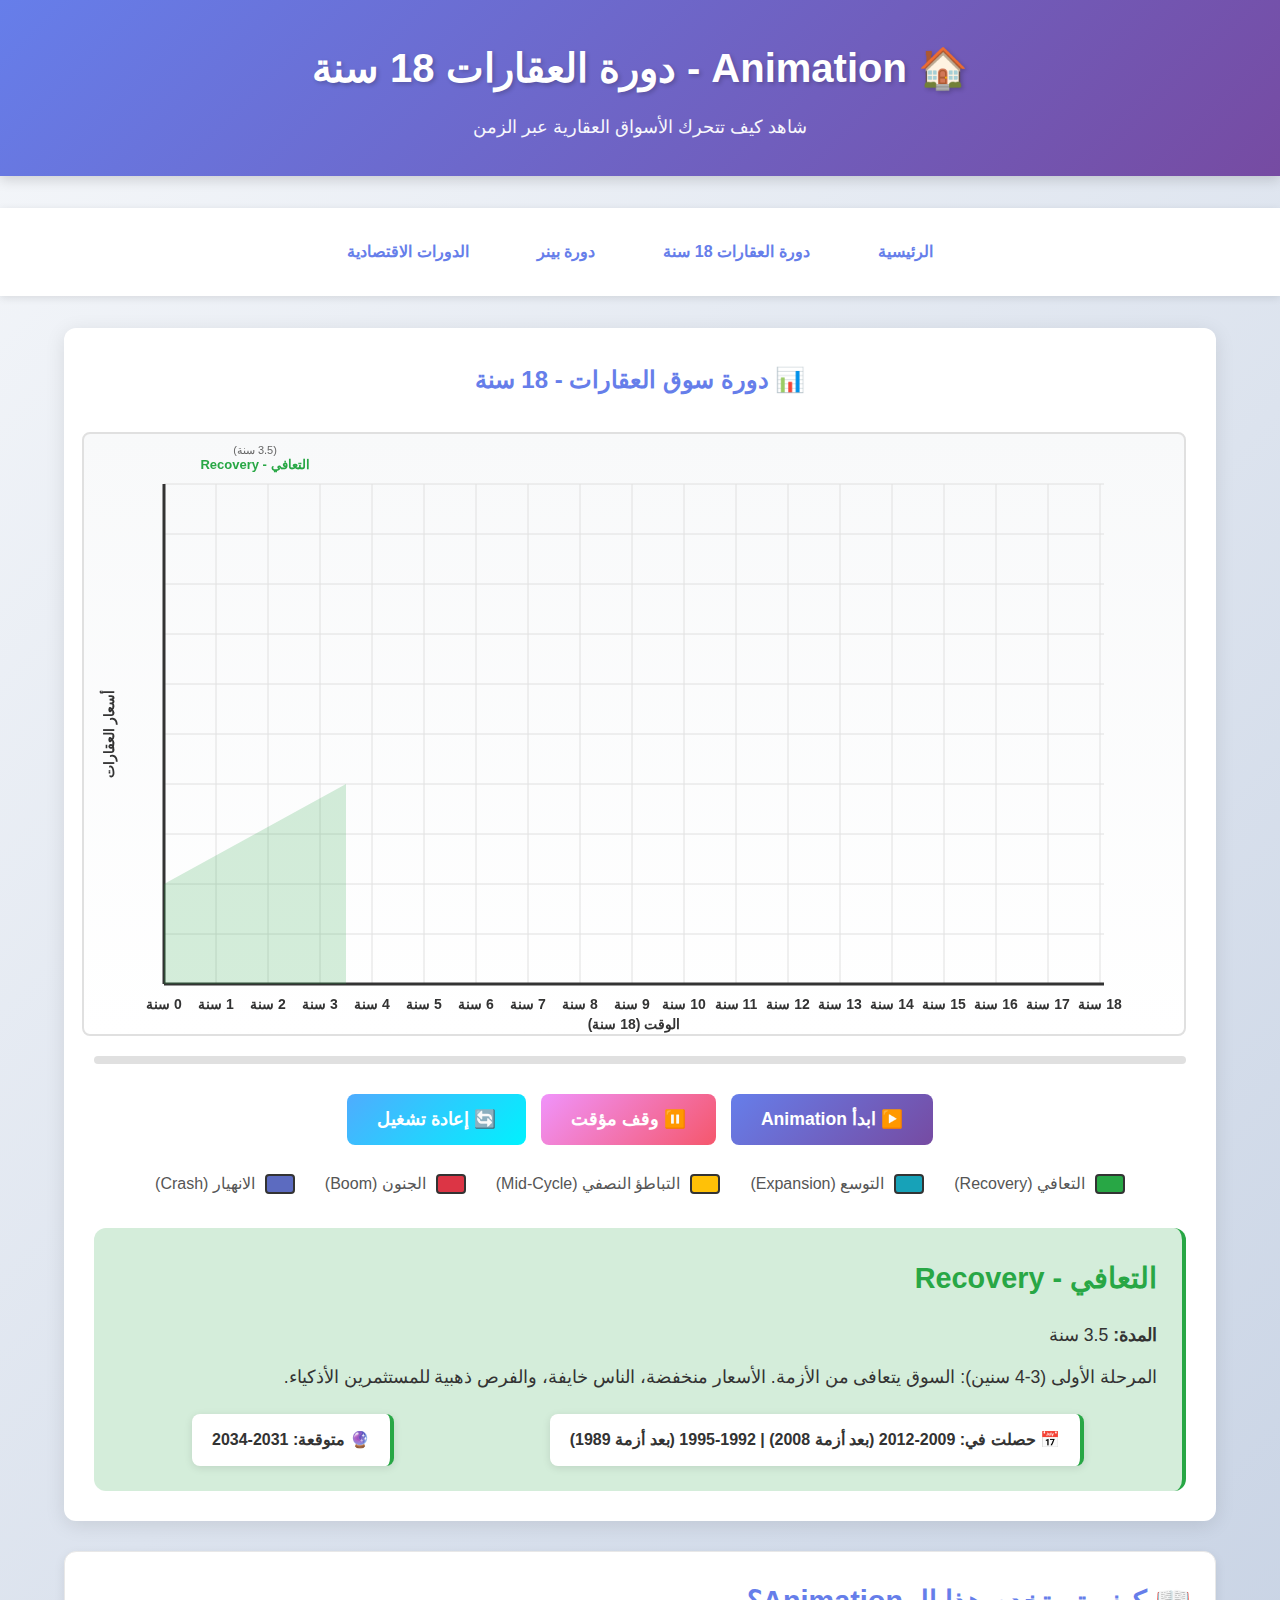
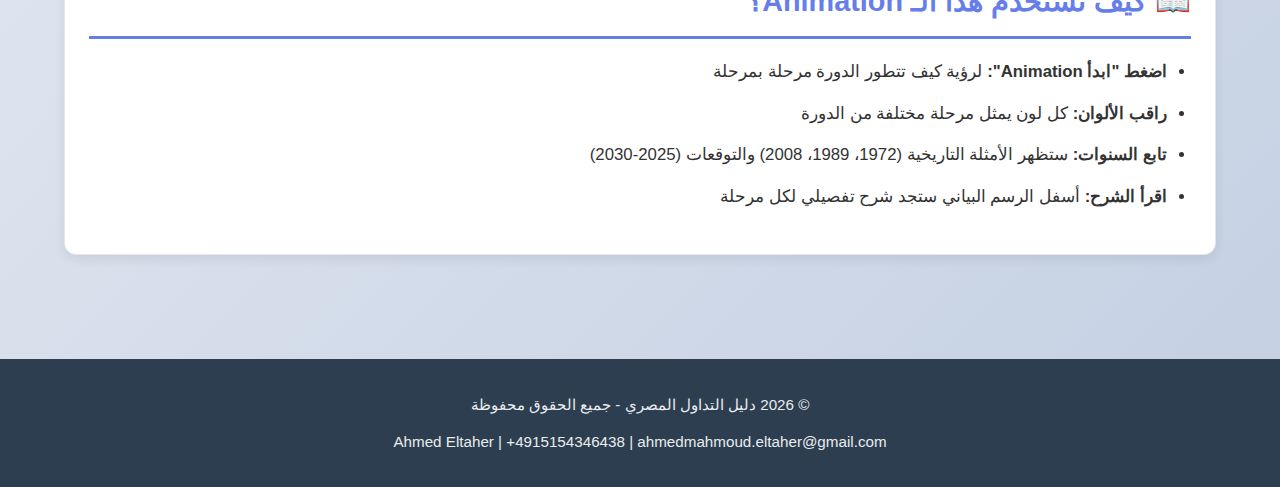
<file: real-estate-animation.html>
<!DOCTYPE html>
<html lang="ar" dir="rtl">
<head>
    <meta charset="UTF-8">
    <meta name="viewport" content="width=device-width, initial-scale=1.0">
    <title>Animation - دورة العقارات 18 سنة</title>
    <link rel="stylesheet" href="assets/css/styles.css">
    <style>
        .animation-container {
            background: white;
            border-radius: 12px;
            padding: 30px;
            margin: 30px auto;
            max-width: 1200px;
            box-shadow: 0 4px 20px rgba(0,0,0,0.1);
        }
        
        canvas {
            border: 2px solid #e0e0e0;
            border-radius: 8px;
            display: block;
            margin: 0 auto;
            cursor: pointer;
            background: linear-gradient(to bottom, #f8f9fa 0%, #ffffff 100%);
        }
        
        .controls {
            text-align: center;
            margin-top: 30px;
            display: flex;
            justify-content: center;
            gap: 15px;
            flex-wrap: wrap;
        }
        
        .btn {
            padding: 15px 30px;
            font-size: 1.1rem;
            font-weight: bold;
            border: none;
            border-radius: 8px;
            cursor: pointer;
            transition: all 0.3s;
            color: white;
            min-width: 150px;
        }
        
        .btn-primary {
            background: linear-gradient(135deg, #667eea 0%, #764ba2 100%);
        }
        
        .btn-primary:hover {
            transform: translateY(-2px);
            box-shadow: 0 6px 20px rgba(102, 126, 234, 0.4);
        }
        
        .btn-secondary {
            background: linear-gradient(135deg, #f093fb 0%, #f5576c 100%);
        }
        
        .btn-secondary:hover {
            transform: translateY(-2px);
            box-shadow: 0 6px 20px rgba(245, 87, 108, 0.4);
        }
        
        .btn-success {
            background: linear-gradient(135deg, #4facfe 0%, #00f2fe 100%);
        }
        
        .btn-success:hover {
            transform: translateY(-2px);
            box-shadow: 0 6px 20px rgba(79, 172, 254, 0.4);
        }
        
        .phase-info {
            margin-top: 30px;
            padding: 25px;
            border-radius: 12px;
            min-height: 200px;
            transition: all 0.5s;
        }
        
        .phase-info h3 {
            font-size: 1.8rem;
            margin-bottom: 15px;
        }
        
        .phase-info p {
            font-size: 1.1rem;
            line-height: 1.8;
            margin-bottom: 10px;
        }
        
        .timeline {
            display: flex;
            justify-content: space-around;
            margin-top: 20px;
            flex-wrap: wrap;
            gap: 10px;
        }
        
        .timeline-item {
            background: white;
            padding: 12px 20px;
            border-radius: 8px;
            font-weight: bold;
            box-shadow: 0 2px 8px rgba(0,0,0,0.1);
        }
        
        .progress-bar {
            width: 100%;
            height: 8px;
            background: #e0e0e0;
            border-radius: 4px;
            margin-top: 20px;
            overflow: hidden;
        }
        
        .progress-fill {
            height: 100%;
            background: linear-gradient(90deg, #667eea 0%, #764ba2 100%);
            width: 0%;
            transition: width 0.3s;
        }
        
        .legend {
            display: flex;
            justify-content: center;
            gap: 30px;
            margin-top: 25px;
            flex-wrap: wrap;
        }
        
        .legend-item {
            display: flex;
            align-items: center;
            gap: 10px;
            font-size: 1rem;
        }
        
        .legend-color {
            width: 30px;
            height: 20px;
            border-radius: 4px;
            border: 2px solid #333;
        }
    </style>
</head>
<body>
    <header>
        <h1>🏠 Animation - دورة العقارات 18 سنة</h1>
        <p>شاهد كيف تتحرك الأسواق العقارية عبر الزمن</p>
    </header>

    <nav>
        <ul>
            <li><a href="index.html">الرئيسية</a></li>
            <li><a href="real-estate-cycle.html">دورة العقارات 18 سنة</a></li>
            <li><a href="Banner-cycles.html">دورة بينر</a></li>
            <li><a href="cycles-hub.html">الدورات الاقتصادية</a></li>
        </ul>
    </nav>

    <div class="container">
        <div class="animation-container">
            <h2 style="text-align: center; color: #667eea; margin-bottom: 30px;">
                📊 دورة سوق العقارات - 18 سنة
            </h2>
            
            <canvas id="cycleCanvas" width="1100" height="600"></canvas>
            
            <div class="progress-bar">
                <div class="progress-fill" id="progressBar"></div>
            </div>
            
            <div class="controls">
                <button class="btn btn-primary" onclick="startAnimation()">▶️ ابدأ Animation</button>
                <button class="btn btn-secondary" onclick="pauseAnimation()">⏸️ وقف مؤقت</button>
                <button class="btn btn-success" onclick="resetAnimation()">🔄 إعادة تشغيل</button>
            </div>
            
            <div class="legend">
                <div class="legend-item">
                    <div class="legend-color" style="background: #28a745;"></div>
                    <span>التعافي (Recovery)</span>
                </div>
                <div class="legend-item">
                    <div class="legend-color" style="background: #17a2b8;"></div>
                    <span>التوسع (Expansion)</span>
                </div>
                <div class="legend-item">
                    <div class="legend-color" style="background: #ffc107;"></div>
                    <span>التباطؤ النصفي (Mid-Cycle)</span>
                </div>
                <div class="legend-item">
                    <div class="legend-color" style="background: #dc3545;"></div>
                    <span>الجنون (Boom)</span>
                </div>
                <div class="legend-item">
                    <div class="legend-color" style="background: #5c6bc0;"></div>
                    <span>الانهيار (Crash)</span>
                </div>
            </div>
            
            <div id="phaseInfo" class="phase-info" style="background: #f8f9fa; border-right: 4px solid #667eea;">
                <h3>👆 اضغط "ابدأ Animation" لبدء العرض</h3>
                <p>سيتم عرض المراحل الخمسة لدورة العقارات 18 سنة مع الأمثلة التاريخية والتوقعات المستقبلية.</p>
            </div>
        </div>

        <div class="card" style="margin-top: 30px;">
            <h2>📖 كيف تستخدم هذا الـ Animation؟</h2>
            <ul style="font-size: 1.1rem; line-height: 2;">
                <li><strong>اضغط "ابدأ Animation":</strong> لرؤية كيف تتطور الدورة مرحلة بمرحلة</li>
                <li><strong>راقب الألوان:</strong> كل لون يمثل مرحلة مختلفة من الدورة</li>
                <li><strong>تابع السنوات:</strong> ستظهر الأمثلة التاريخية (1972، 1989، 2008) والتوقعات (2025-2030)</li>
                <li><strong>اقرأ الشرح:</strong> أسفل الرسم البياني ستجد شرح تفصيلي لكل مرحلة</li>
            </ul>
        </div>
    </div>

    <footer>
        <p>&copy; 2026 دليل التداول المصري - جميع الحقوق محفوظة</p>
        <p style="margin-top: 10px;">Ahmed Eltaher | +4915154346438 | ahmedmahmoud.eltaher@gmail.com</p>
    </footer>

    <script>
        const canvas = document.getElementById('cycleCanvas');
        const ctx = canvas.getContext('2d');
        
        let animationFrame = 0;
        let maxFrames = 550;
        let isPlaying = false;
        let animationId = null;
        let currentPhase = 0;
        
        // مراحل الدورة - 18 سنة إجمالي
        const phases = [
            {
                name: "التعافي - Recovery",
                duration: 3.5, // سنين
                color: "#28a745",
                background: "#d4edda",
                borderColor: "#28a745",
                description: "المرحلة الأولى (3-4 سنين): السوق يتعافى من الأزمة. الأسعار منخفضة، الناس خايفة، والفرص ذهبية للمستثمرين الأذكياء.",
                examples: "📅 حصلت في: 2009-2012 (بعد أزمة 2008) | 1992-1995 (بعد أزمة 1989)",
                future: "🔮 متوقعة: 2031-2034"
            },
            {
                name: "التوسع - Expansion",
                duration: 6.5, // سنين
                color: "#17a2b8",
                background: "#d1ecf1",
                borderColor: "#17a2b8",
                description: "المرحلة الثانية (6-7 سنين): الاقتصاد ينمو، القروض سهلة، الأسعار تطلع بثبات. الكل بيشتري ومتفائل. استثمار آمن نسبياً.",
                examples: "📅 حصلت في: 2013-2019 | 1996-2002",
                future: "🔮 متوقعة: 2035-2041"
            },
            {
                name: "التباطؤ النصفي - Mid-Cycle Slowdown",
                duration: 1.5, // سنين
                color: "#ffc107",
                background: "#fff3cd",
                borderColor: "#ffc107",
                description: "المرحلة الثالثة (1-2 سنة): تباطؤ مؤقت - الأسعار تستقر أو تنزل قليلاً. مرحلة خادعة! الناس تظن الأزمة عدّت، لكن دي مجرد بروفة.",
                examples: "📅 حصلت في: 2019 (تباطؤ قبل كورونا) | 2003-2004",
                future: "🔮 متوقعة: 2042-2043"
            },
            {
                name: "الجنون - Boom / Winner's Curse",
                duration: 2.5, // سنين
                color: "#dc3545",
                background: "#f8d7da",
                borderColor: "#dc3545",
                description: "المرحلة الرابعة (2-3 سنين): 💣 أخطر مرحلة! الأسعار تطير، الكل بيشتري بجنون، 'العقار لا ينهار'. الطمع في ذروته. المحترفين بيبيعوا والمبتدئين بيشتروا!",
                examples: "📅 حصلت في: 2005-2007 (قبل أزمة 2008) | 1987-1989",
                future: "🔮 متوقعة: 2024-2026 ⚠️"
            },
            {
                name: "الانهيار - Crash & Recession",
                duration: 4, // سنين
                color: "#5c6bc0",
                background: "#e8eaf6",
                borderColor: "#5c6bc0",
                description: "المرحلة الخامسة (3-4 سنين): الفقاعة تنفجر! 💥 الأسعار تنهار، القروض تتوقف، الناس تبيع بالخسارة. لكن... هنا فرصة الأغنياء! اللي معاه كاش يشتري بأرخص الأسعار.",
                examples: "📅 حصلت في: 2008-2011 (الأزمة العالمية) | 1990-1993",
                future: "🔮 متوقعة: 2027-2030"
            }
        ];
        
        function drawChart() {
            // مسح Canvas
            ctx.clearRect(0, 0, canvas.width, canvas.height);
            
            // رسم المحاور والشبكة
            drawGrid();
            drawAxes();
            
            // رسم منحنى الدورة
            drawCycle();
            
            // رسم النقطة الحالية والمعلومات
            drawCurrentPoint();
            
            // رسم أسماء المراحل
            drawPhaseLabels();
        }
        
        function drawGrid() {
            ctx.strokeStyle = '#e0e0e0';
            ctx.lineWidth = 1;
            
            // خطوط أفقية
            for (let i = 0; i <= 10; i++) {
                const y = 50 + (i * 50);
                ctx.beginPath();
                ctx.moveTo(80, y);
                ctx.lineTo(1020, y);
                ctx.stroke();
            }
            
            // خطوط رأسية
            for (let i = 0; i <= 18; i++) {
                const x = 80 + (i * 52);
                ctx.beginPath();
                ctx.moveTo(x, 50);
                ctx.lineTo(x, 550);
                ctx.stroke();
            }
        }
        
        function drawAxes() {
            ctx.strokeStyle = '#333';
            ctx.lineWidth = 3;
            ctx.font = 'bold 14px Arial';
            ctx.fillStyle = '#333';
            ctx.textAlign = 'center';
            
            // المحور الأفقي (الزمن - 18 سنة)
            ctx.beginPath();
            ctx.moveTo(80, 550);
            ctx.lineTo(1020, 550);
            ctx.stroke();
            
            // أرقام السنوات
            for (let i = 0; i <= 18; i++) {
                const x = 80 + (i * 52);
                ctx.fillText(i + ' سنة', x, 575);
            }
            
            // المحور الرأسي (السعر)
            ctx.beginPath();
            ctx.moveTo(80, 50);
            ctx.lineTo(80, 550);
            ctx.stroke();
            
            // عنوان المحور الرأسي
            ctx.save();
            ctx.translate(30, 300);
            ctx.rotate(-Math.PI / 2);
            ctx.fillText('أسعار العقارات', 0, 0);
            ctx.restore();
            
            // عنوان المحور الأفقي
            ctx.fillText('الوقت (18 سنة)', 550, 595);
        }
        
        function drawCycle() {
            let x = 80;
            let y = 450; // نبدأ من مستوى منخفض (بعد أزمة)
            let yearsPassed = 0;
            
            phases.forEach((phase, index) => {
                const startX = x;
                const startY = y;
                const endX = x + (phase.duration * 52);
                
                // حساب نقطة النهاية لكل مرحلة
                let endY;
                if (index === 0) { // Recovery
                    endY = 350;
                } else if (index === 1) { // Expansion
                    endY = 200;
                } else if (index === 2) { // Mid-Cycle Slowdown
                    endY = 250;
                } else if (index === 3) { // Boom
                    endY = 100;
                } else { // Crash
                    endY = 450;
                }
                
                // رسم المنحنى
                const segments = 50;
                const frameProgress = Math.min(animationFrame / maxFrames, 1);
                const phaseStart = yearsPassed / 18;
                const phaseEnd = (yearsPassed + phase.duration) / 18;
                
                ctx.strokeStyle = phase.color;
                ctx.lineWidth = 4;
                ctx.beginPath();
                ctx.moveTo(startX, startY);
                
                for (let i = 0; i <= segments; i++) {
                    const t = i / segments;
                    const currentX = startX + t * (endX - startX);
                    const currentY = startY + t * (endY - startY);
                    
                    const globalProgress = phaseStart + (phaseEnd - phaseStart) * t;
                    
                    if (globalProgress <= frameProgress) {
                        ctx.lineTo(currentX, currentY);
                    }
                }
                
                ctx.stroke();
                
                // تعبئة المساحة تحت المنحنى (إذا كان Animation وصل لهذه المرحلة)
                if (frameProgress >= phaseEnd || (frameProgress >= phaseStart && index === currentPhase)) {
                    ctx.globalAlpha = 0.2;
                    ctx.fillStyle = phase.color;
                    ctx.beginPath();
                    ctx.moveTo(startX, startY);
                    
                    for (let i = 0; i <= segments; i++) {
                        const t = i / segments;
                        const currentX = startX + t * (endX - startX);
                        const currentY = startY + t * (endY - startY);
                        ctx.lineTo(currentX, currentY);
                    }
                    
                    ctx.lineTo(endX, 550);
                    ctx.lineTo(startX, 550);
                    ctx.closePath();
                    ctx.fill();
                    ctx.globalAlpha = 1;
                }
                
                x = endX;
                y = endY;
                yearsPassed += phase.duration;
            });
        }
        
        function drawPhaseLabels() {
            ctx.font = 'bold 13px Arial';
            ctx.textAlign = 'center';
            
            let x = 80;
            let yearsPassed = 0;
            
            phases.forEach((phase, index) => {
                const phaseWidth = phase.duration * 52;
                const centerX = x + phaseWidth / 2;
                
                // عرض التسمية فقط إذا وصل Animation لهذه المرحلة
                const frameProgress = animationFrame / maxFrames;
                const phaseStart = yearsPassed / 18;
                
                if (frameProgress >= phaseStart) {
                    ctx.fillStyle = phase.color;
                    ctx.fillText(phase.name, centerX, 35);
                    
                    // عرض المدة
                    ctx.font = '11px Arial';
                    ctx.fillStyle = '#666';
                    ctx.fillText(`(${phase.duration} سنة)`, centerX, 20);
                    ctx.font = 'bold 13px Arial';
                }
                
                x += phaseWidth;
                yearsPassed += phase.duration;
            });
        }
        
        function drawCurrentPoint() {
            const frameProgress = animationFrame / maxFrames;
            
            // حساب الموقع الحالي
            let yearsPassed = 0;
            let currentX = 80;
            let currentY = 450;
            
            for (let i = 0; i < phases.length; i++) {
                const phase = phases[i];
                const phaseStart = yearsPassed / 18;
                const phaseEnd = (yearsPassed + phase.duration) / 18;
                
                if (frameProgress >= phaseStart && frameProgress <= phaseEnd) {
                    currentPhase = i;
                    
                    // حساب الموقع داخل المرحلة
                    const phaseProgress = (frameProgress - phaseStart) / (phaseEnd - phaseStart);
                    
                    let startY, endY;
                    if (i === 0) {
                        startY = 450; endY = 350;
                    } else if (i === 1) {
                        startY = 350; endY = 200;
                    } else if (i === 2) {
                        startY = 200; endY = 250;
                    } else if (i === 3) {
                        startY = 250; endY = 100;
                    } else {
                        startY = 100; endY = 450;
                    }
                    
                    currentX = 80 + (yearsPassed + phase.duration * phaseProgress) * 52;
                    currentY = startY + phaseProgress * (endY - startY);
                    
                    break;
                }
                
                yearsPassed += phase.duration;
                
                // تحديث Y للمرحلة التالية
                if (i === 0) currentY = 350;
                else if (i === 1) currentY = 200;
                else if (i === 2) currentY = 250;
                else if (i === 3) currentY = 100;
                else currentY = 450;
            }
            
            // رسم نقطة ساطعة
            if (isPlaying) {
                ctx.beginPath();
                ctx.arc(currentX, currentY, 8, 0, Math.PI * 2);
                ctx.fillStyle = phases[currentPhase].color;
                ctx.fill();
                
                // دائرة خارجية متوهجة
                ctx.beginPath();
                ctx.arc(currentX, currentY, 15, 0, Math.PI * 2);
                ctx.strokeStyle = phases[currentPhase].color;
                ctx.lineWidth = 3;
                ctx.globalAlpha = 0.5;
                ctx.stroke();
                ctx.globalAlpha = 1;
            }
            
            // تحديث معلومات المرحلة
            updatePhaseInfo();
        }
        
        function updatePhaseInfo() {
            const infoBox = document.getElementById('phaseInfo');
            const phase = phases[currentPhase];
            
            infoBox.style.background = phase.background;
            infoBox.style.borderRightColor = phase.borderColor;
            
            infoBox.innerHTML = `
                <h3 style="color: ${phase.color};">${phase.name}</h3>
                <p><strong>المدة:</strong> ${phase.duration} سنة</p>
                <p>${phase.description}</p>
                <div class="timeline">
                    <div class="timeline-item" style="border-right: 4px solid ${phase.color};">
                        ${phase.examples}
                    </div>
                    <div class="timeline-item" style="border-right: 4px solid ${phase.color};">
                        ${phase.future}
                    </div>
                </div>
            `;
            
            // تحديث progress bar
            const progressBar = document.getElementById('progressBar');
            progressBar.style.width = (animationFrame / maxFrames * 100) + '%';
        }
        
        function animate() {
            if (!isPlaying) return;
            
            drawChart();
            
            animationFrame++;
            if (animationFrame > maxFrames) {
                animationFrame = maxFrames;
                isPlaying = false;
            }
            
            if (isPlaying) {
                animationId = requestAnimationFrame(animate);
            }
        }
        
        function startAnimation() {
            if (animationFrame >= maxFrames) {
                animationFrame = 0;
            }
            isPlaying = true;
            animate();
        }
        
        function pauseAnimation() {
            isPlaying = false;
            if (animationId) {
                cancelAnimationFrame(animationId);
            }
        }
        
        function resetAnimation() {
            pauseAnimation();
            animationFrame = 0;
            currentPhase = 0;
            drawChart();
            
            const infoBox = document.getElementById('phaseInfo');
            infoBox.style.background = '#f8f9fa';
            infoBox.style.borderRightColor = '#667eea';
            infoBox.innerHTML = `
                <h3>👆 اضغط "ابدأ Animation" لبدء العرض</h3>
                <p>سيتم عرض المراحل الخمسة لدورة العقارات 18 سنة مع الأمثلة التاريخية والتوقعات المستقبلية.</p>
            `;
            
            document.getElementById('progressBar').style.width = '0%';
        }
        
        // رسم الشارت الأولي
        drawChart();
    </script>
</body>
</html>
</file>
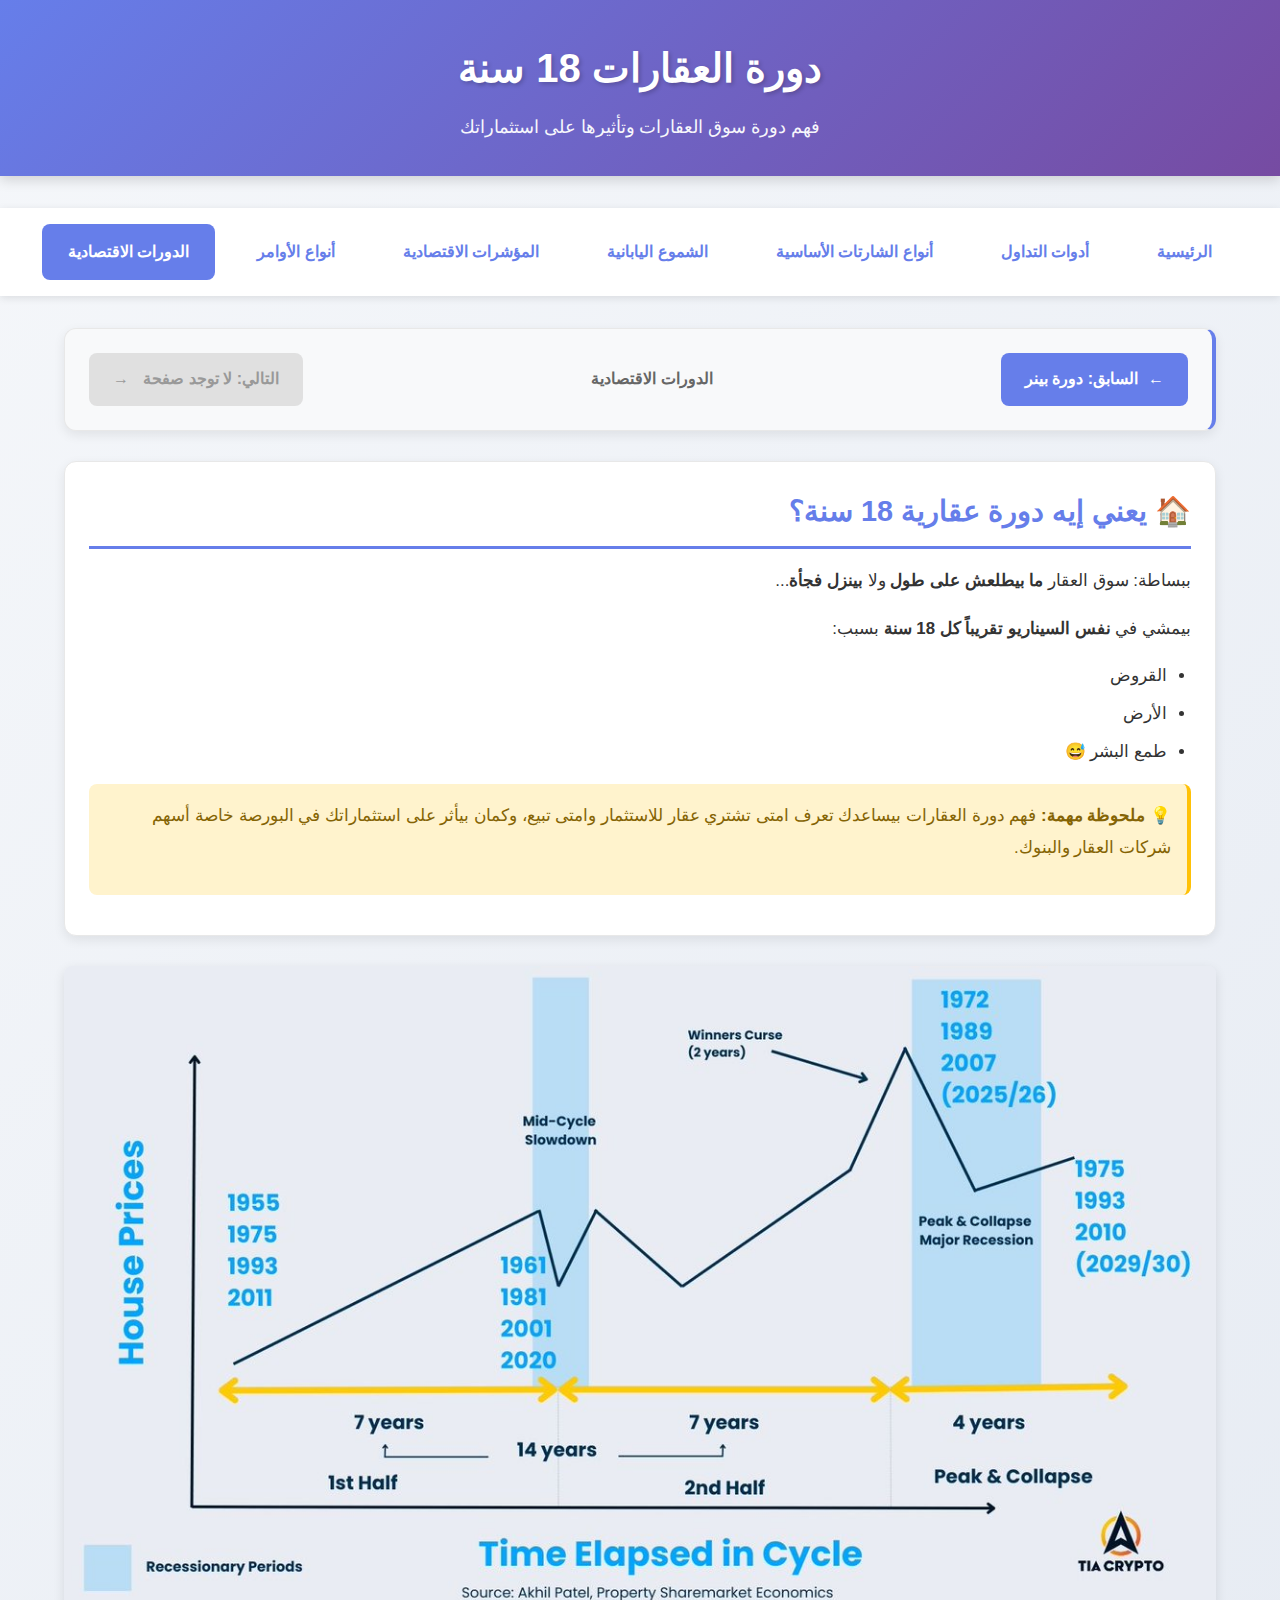
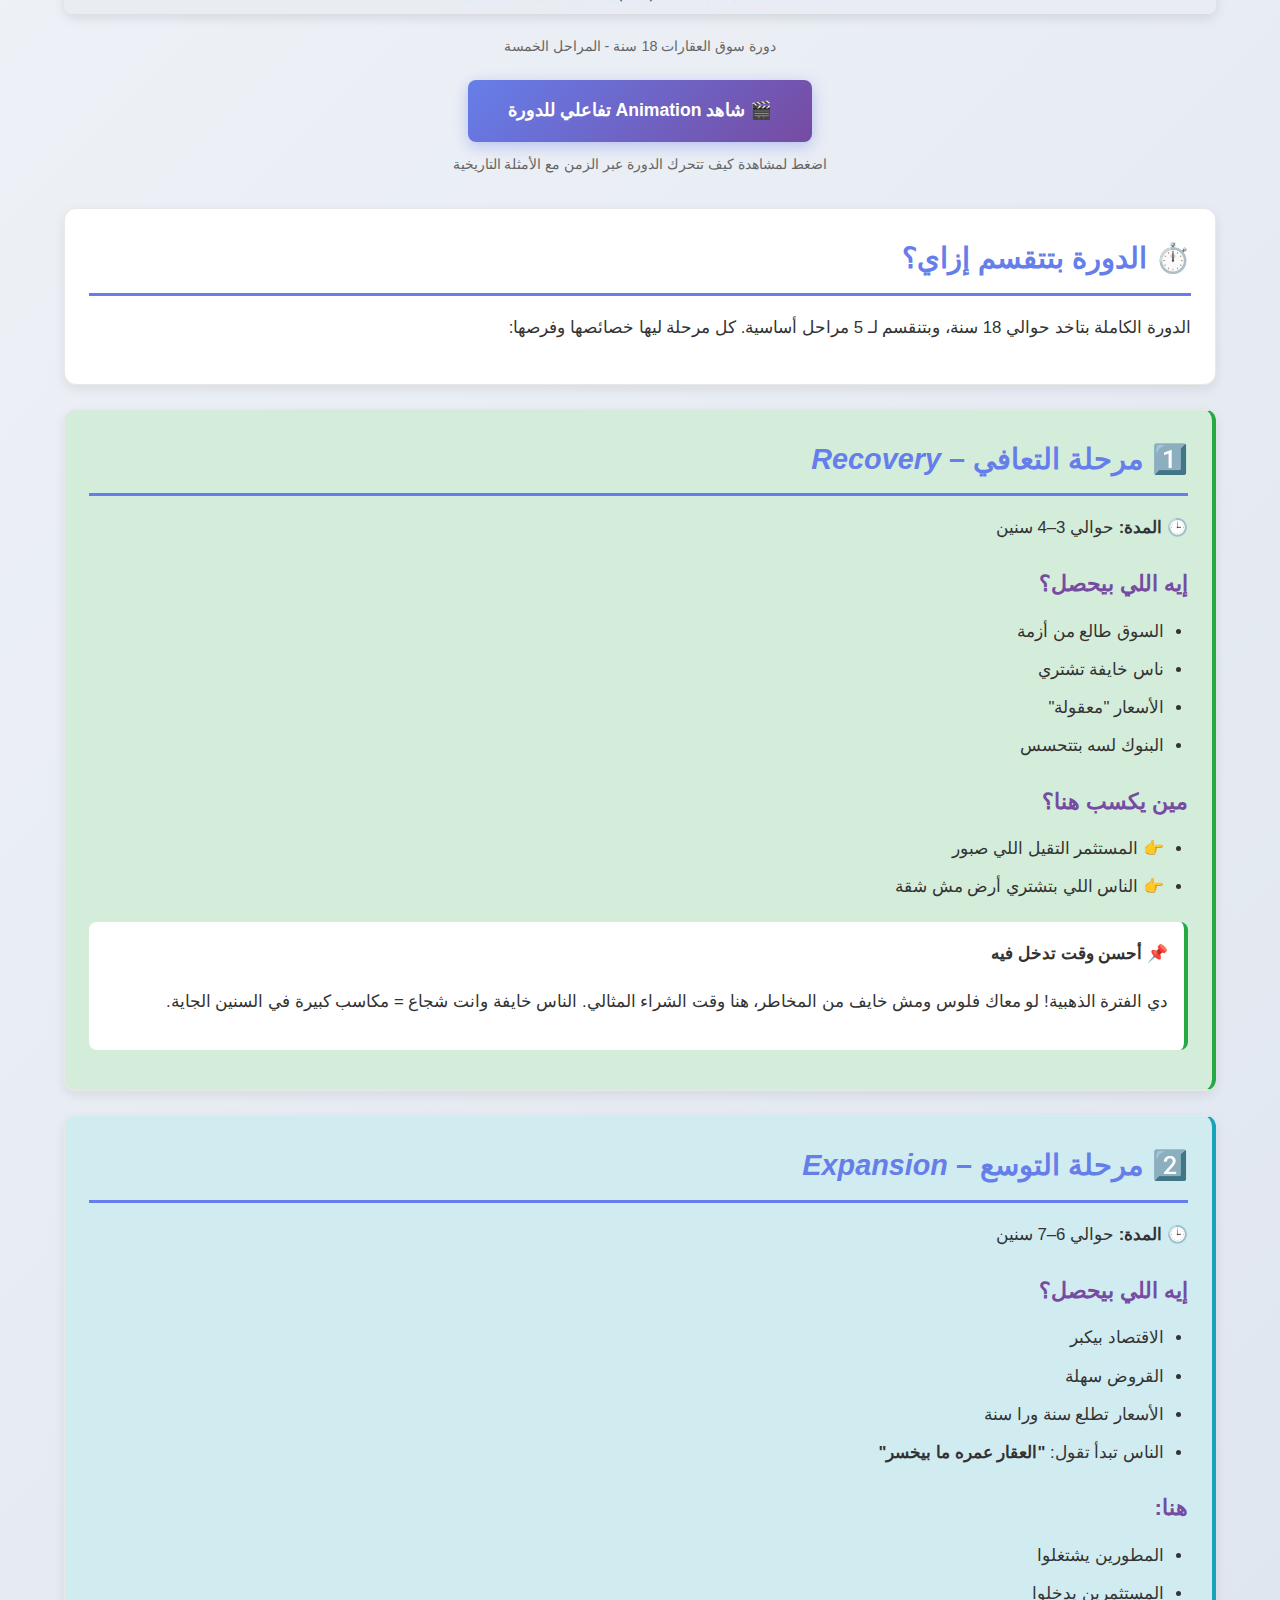
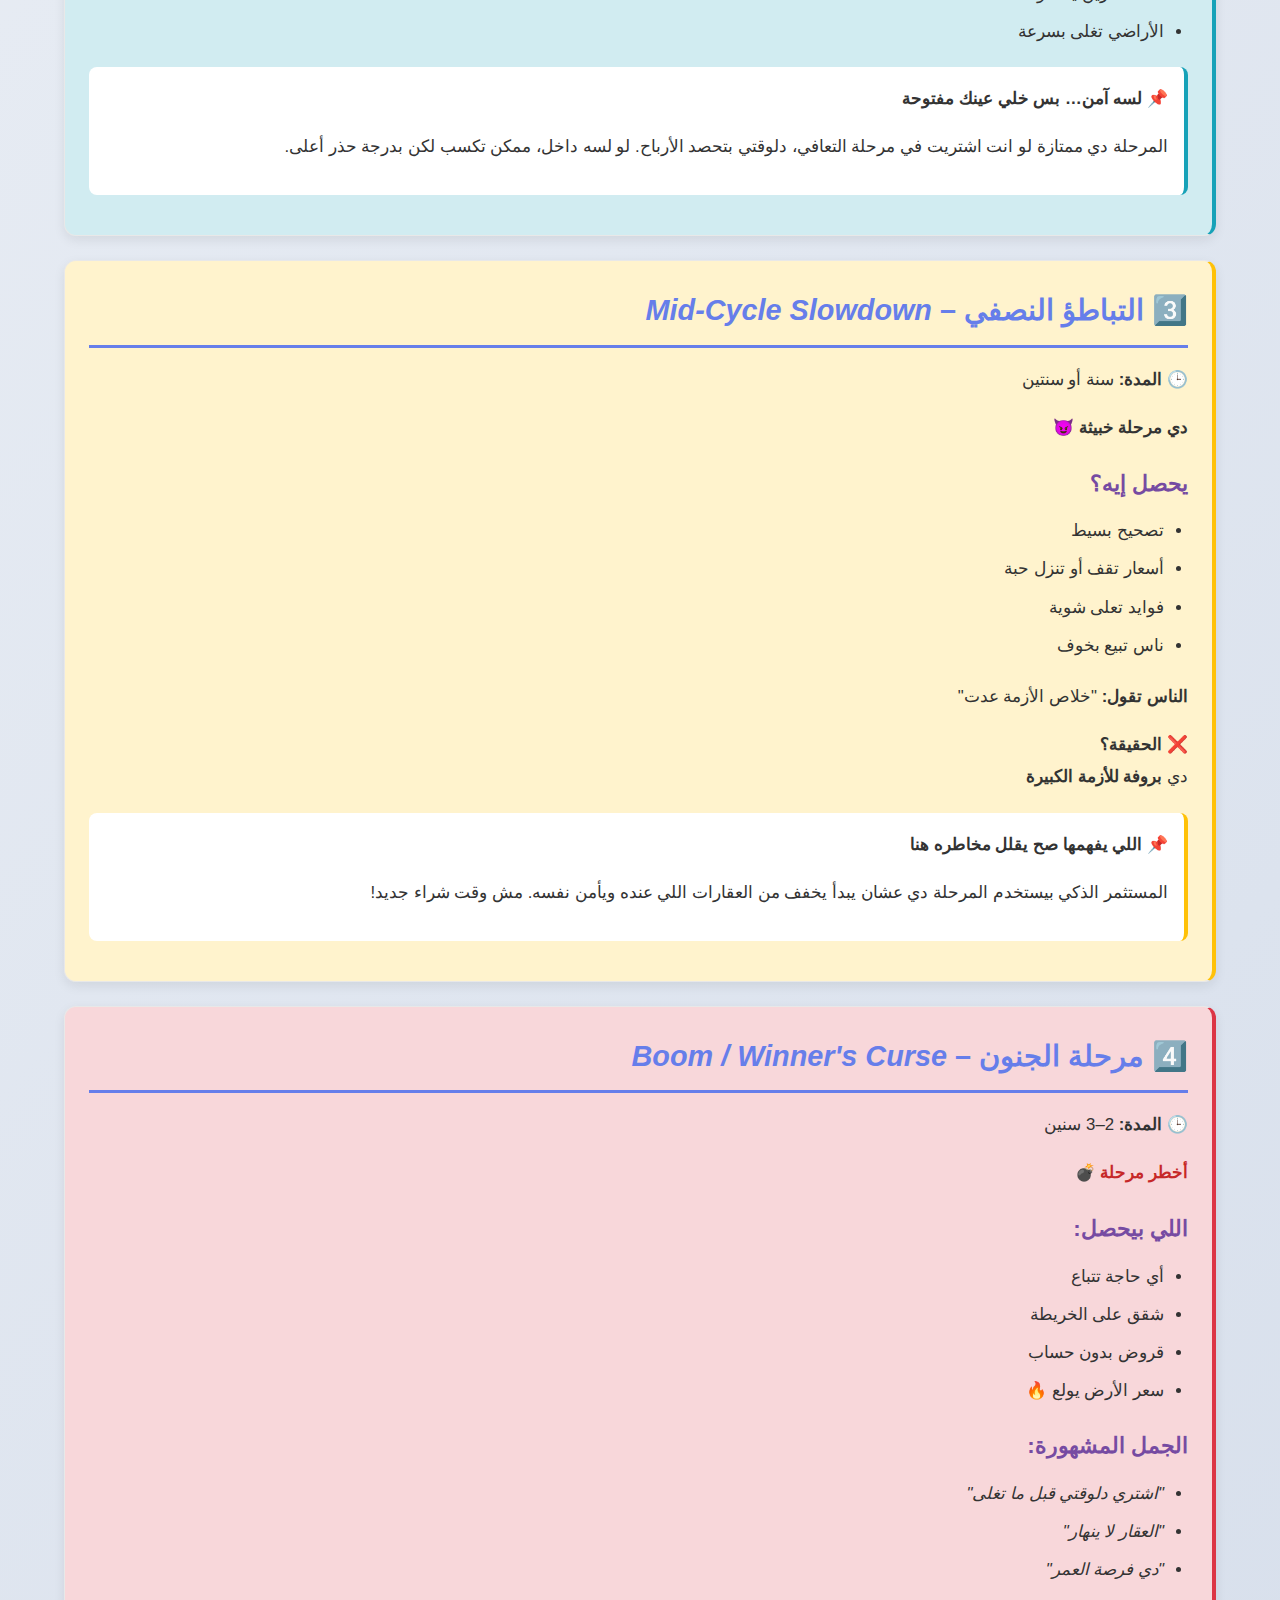
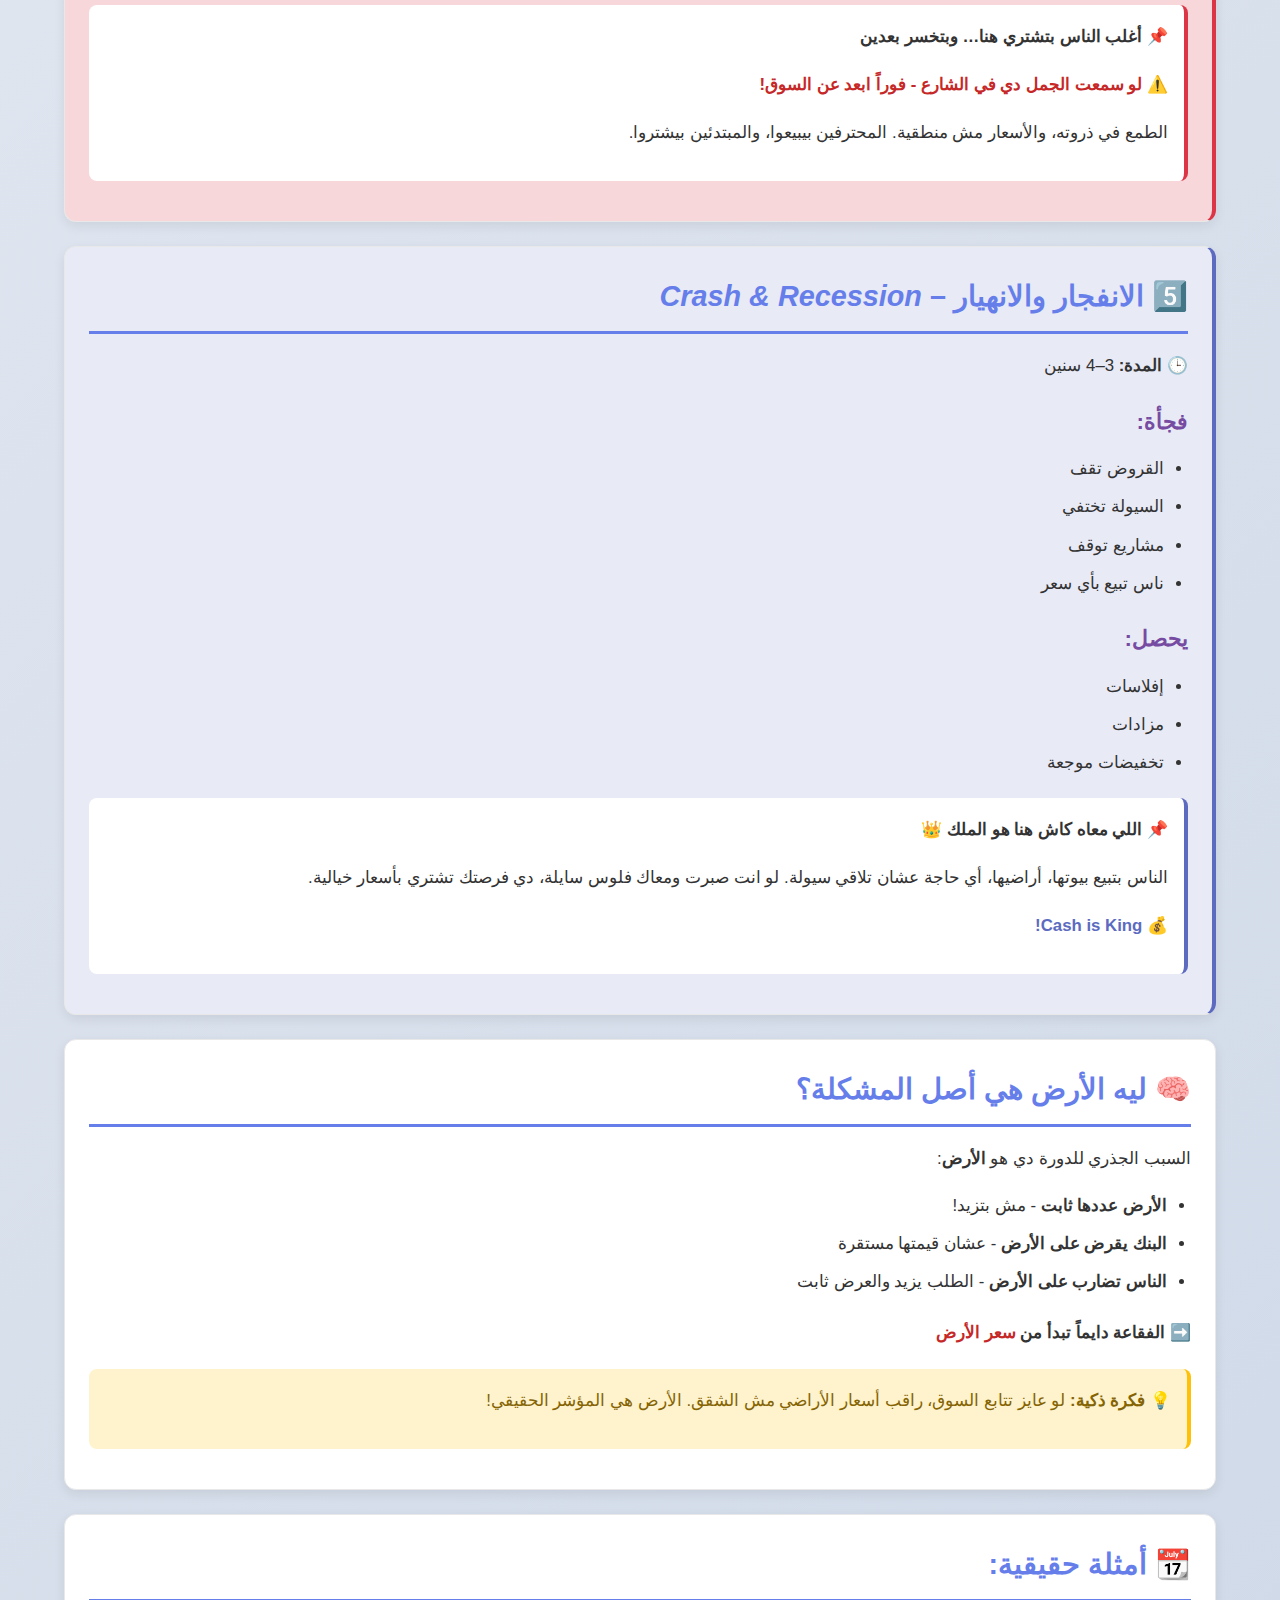
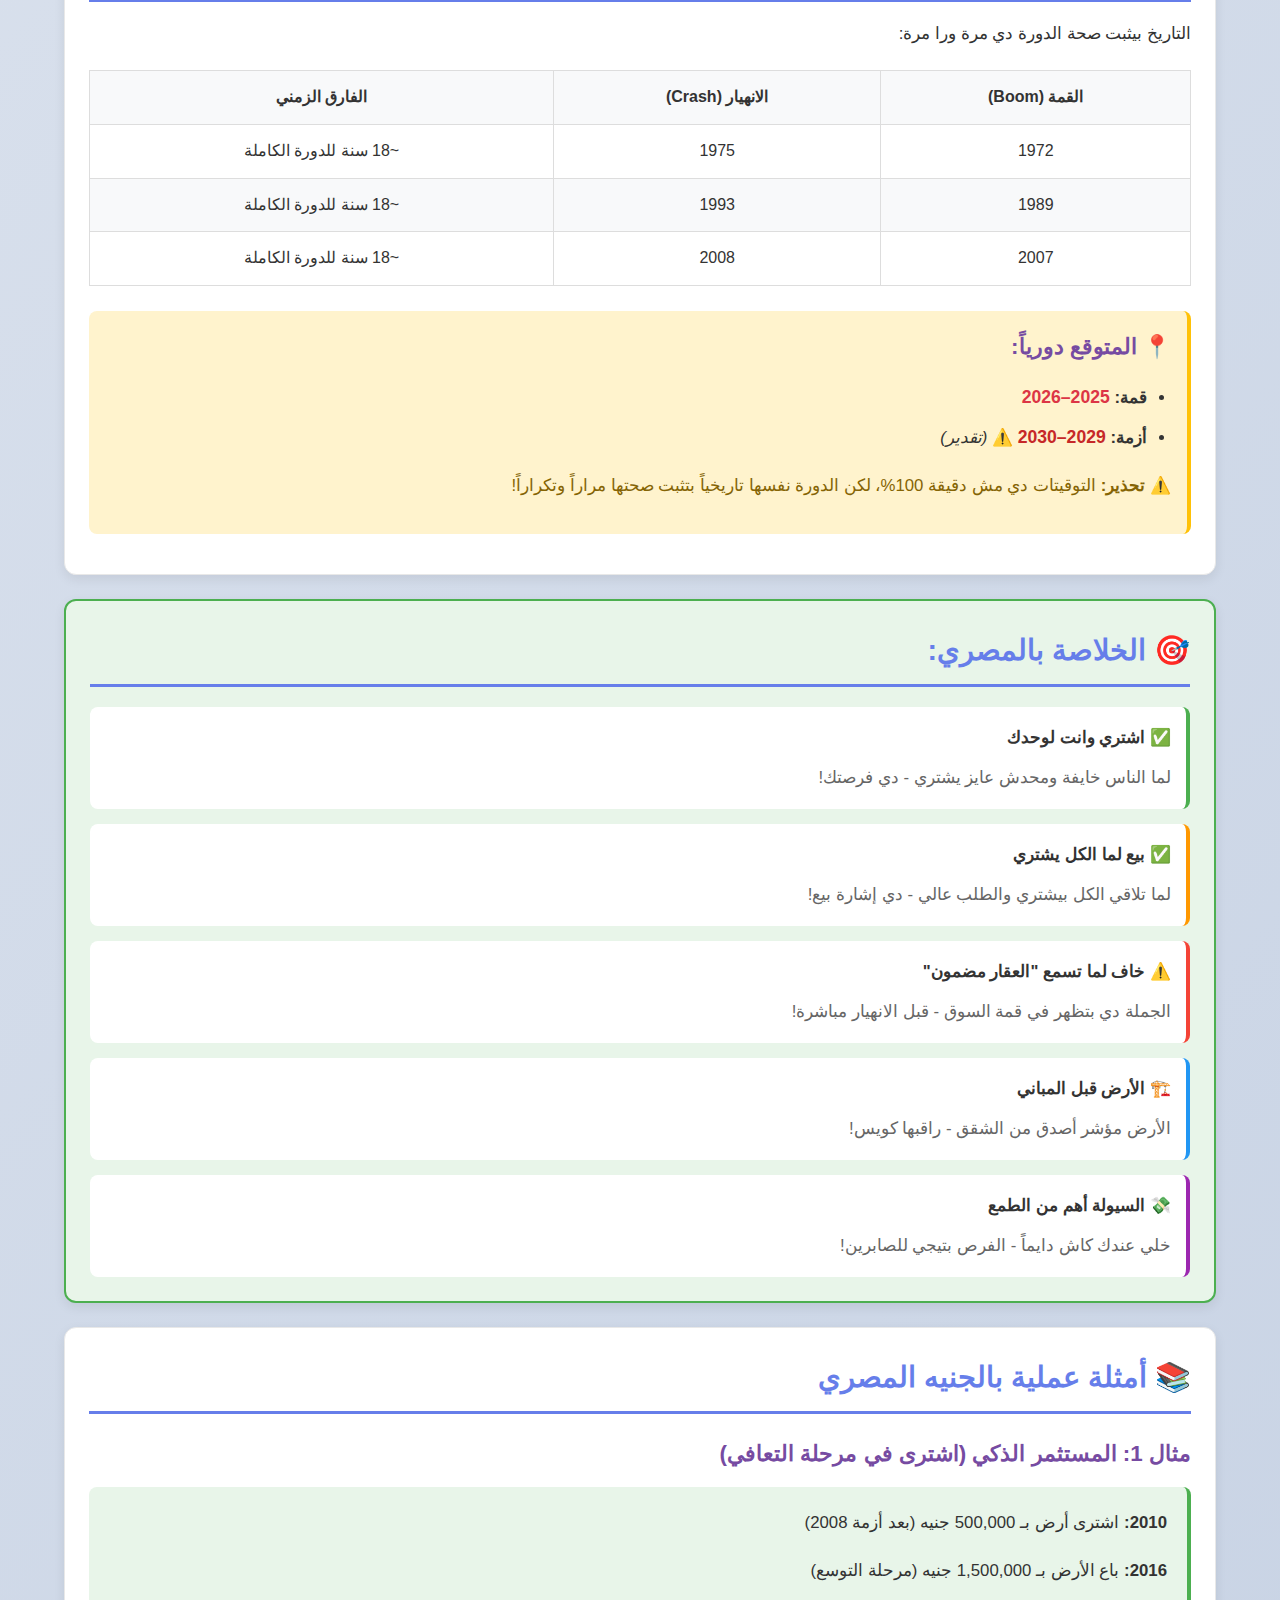
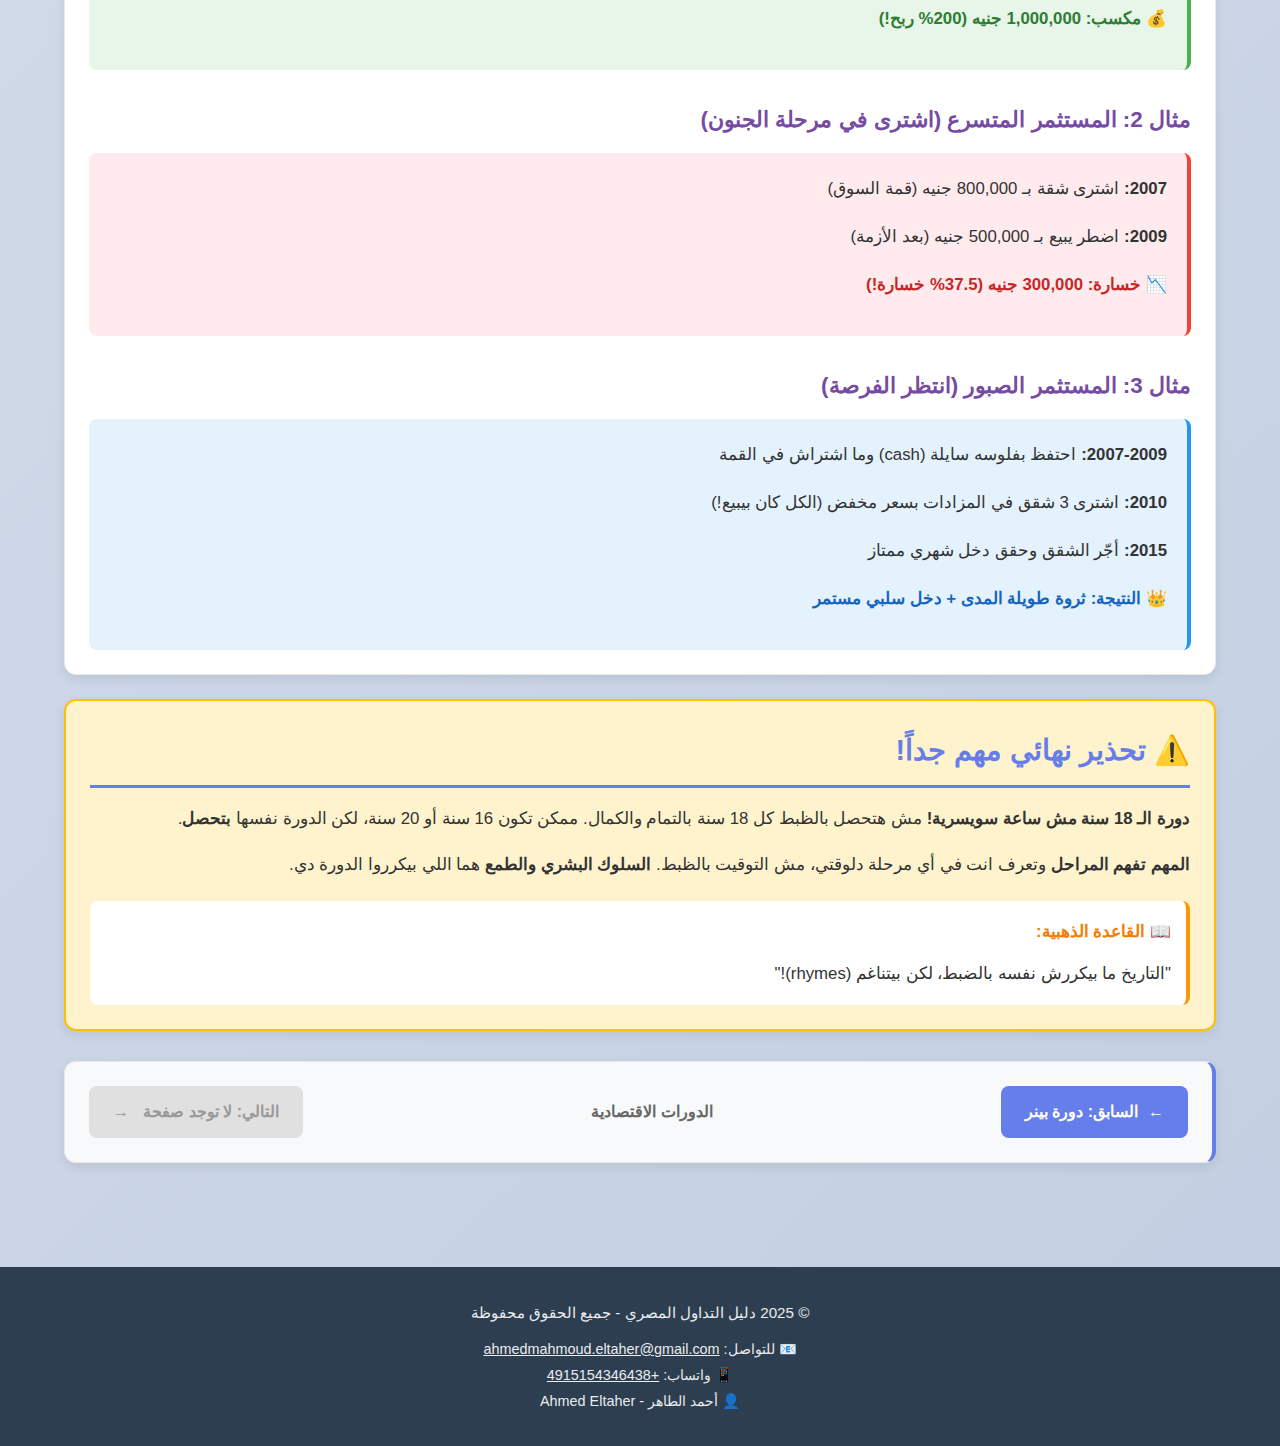
<file: real-estate-cycle.html>
<!DOCTYPE html>
<html lang="ar" dir="rtl">
<head>
    <meta charset="UTF-8">
    <meta name="viewport" content="width=device-width, initial-scale=1.0">
    <title>دورة العقارات 18 سنة - 18 Years Real Estate Cycle</title>
    <link rel="stylesheet" href="assets/css/styles.css">
</head>
<body>
    <header>
        <h1>دورة العقارات 18 سنة</h1>
        <p>فهم دورة سوق العقارات وتأثيرها على استثماراتك</p>
    </header>

    <nav>
        <ul>
            <li><a href="index.html">الرئيسية</a></li>
            <li><a href="tools.html">أدوات التداول</a></li>
            <li><a href="trading-charts.html">أنواع الشارتات الأساسية</a></li>
            <li><a href="candlesticks.html">الشموع اليابانية</a></li>
            <li><a href="indicators.html">المؤشرات الاقتصادية</a></li>
            <li><a href="orders.html">أنواع الأوامر</a></li>
            <li><a href="cycles-hub.html" class="active">الدورات الاقتصادية</a></li>
        </ul>
    </nav>

    <div class="container">
        <!-- Navigation -->
        <div class="card" style="background: #f8f9fa; border-right: 4px solid #667eea; margin-bottom: 30px;">
            <div style="display: flex; justify-content: space-between; align-items: center; flex-wrap: wrap; gap: 15px;">
                <a href="Banner-cycles.html" style="display: inline-flex; align-items: center; padding: 12px 24px; background: #667eea; color: white; text-decoration: none; border-radius: 8px; font-weight: bold; transition: background 0.3s;">
                    <span style="margin-left: 10px;">←</span>
                    السابق: دورة بينر
                </a>
                <span style="color: #666; font-weight: bold;">الدورات الاقتصادية</span>
                <div style="padding: 12px 24px; background: #e0e0e0; color: #999; border-radius: 8px; font-weight: bold; cursor: not-allowed;">
                    التالي: لا توجد صفحة
                    <span style="margin-right: 10px;">→</span>
                </div>
            </div>
        </div>

        <div class="card">
            <h2>🏠 يعني إيه دورة عقارية 18 سنة؟</h2>
            <p>ببساطة: سوق العقار <strong>ما بيطلعش على طول</strong> ولا <strong>بينزل فجأة</strong>...</p>
            <p>بيمشي في <strong>نفس السيناريو تقريباً كل 18 سنة</strong> بسبب:</p>
            <ul>
                <li>القروض</li>
                <li>الأرض</li>
                <li>طمع البشر 😅</li>
            </ul>
            
            <div class="note-box">
                <p><strong>💡 ملحوظة مهمة:</strong> فهم دورة العقارات بيساعدك تعرف امتى تشتري عقار للاستثمار وامتى تبيع، وكمان بيأثر على استثماراتك في البورصة خاصة أسهم شركات العقار والبنوك.</p>
            </div>
        </div>

        <div class="image-container" style="text-align: center; margin: 30px 0;">
            <img src="resources/18-real-estate.jpg" alt="دورة العقارات 18 سنة" style="max-width: 100%; height: auto; border-radius: 8px; box-shadow: 0 4px 12px rgba(0,0,0,0.1); margin: 20px auto; display: block;">
            <p style="text-align: center; color: #666; font-size: 0.9rem; margin-top: 10px;">دورة سوق العقارات 18 سنة - المراحل الخمسة</p>
            
            <!-- زر لمشاهدة Animation -->
            <div style="margin-top: 20px;">
                <a href="real-estate-animation.html" style="display: inline-block; padding: 15px 40px; background: linear-gradient(135deg, #667eea 0%, #764ba2 100%); color: white; text-decoration: none; border-radius: 8px; font-weight: bold; font-size: 1.1rem; box-shadow: 0 4px 15px rgba(102, 126, 234, 0.4); transition: all 0.3s;">
                    🎬 شاهد Animation تفاعلي للدورة
                </a>
                <p style="color: #666; font-size: 0.9rem; margin-top: 10px;">اضغط لمشاهدة كيف تتحرك الدورة عبر الزمن مع الأمثلة التاريخية</p>
            </div>
        </div>

        <div class="card">
            <h2>⏱️ الدورة بتتقسم إزاي؟</h2>
            <p>الدورة الكاملة بتاخد حوالي 18 سنة، وبتنقسم لـ 5 مراحل أساسية. كل مرحلة ليها خصائصها وفرصها:</p>
        </div>

        <div class="card" style="background: #d4edda; border-right: 4px solid #28a745;">
            <h2>1️⃣ مرحلة التعافي – <em>Recovery</em></h2>
            <p><strong>🕒 المدة:</strong> حوالي 3–4 سنين</p>
            
            <h3 style="margin-top: 20px;">إيه اللي بيحصل؟</h3>
            <ul>
                <li>السوق طالع من أزمة</li>
                <li>ناس خايفة تشتري</li>
                <li>الأسعار "معقولة"</li>
                <li>البنوك لسه بتتحسس</li>
            </ul>

            <h3 style="margin-top: 20px;">مين يكسب هنا؟</h3>
            <ul>
                <li>👉 المستثمر التقيل اللي صبور</li>
                <li>👉 الناس اللي بتشتري أرض مش شقة</li>
            </ul>

            <div class="highlight-box" style="margin-top: 20px; background: #fff; border-right: 4px solid #28a745;">
                <p><strong>📌 أحسن وقت تدخل فيه</strong></p>
                <p>دي الفترة الذهبية! لو معاك فلوس ومش خايف من المخاطر، هنا وقت الشراء المثالي. الناس خايفة وانت شجاع = مكاسب كبيرة في السنين الجاية.</p>
            </div>
        </div>

        <div class="card" style="background: #d1ecf1; border-right: 4px solid #17a2b8;">
            <h2>2️⃣ مرحلة التوسع – <em>Expansion</em></h2>
            <p><strong>🕒 المدة:</strong> حوالي 6–7 سنين</p>
            
            <h3 style="margin-top: 20px;">إيه اللي بيحصل؟</h3>
            <ul>
                <li>الاقتصاد بيكبر</li>
                <li>القروض سهلة</li>
                <li>الأسعار تطلع سنة ورا سنة</li>
                <li>الناس تبدأ تقول: <strong>"العقار عمره ما بيخسر"</strong></li>
            </ul>

            <h3 style="margin-top: 20px;">هنا:</h3>
            <ul>
                <li>المطورين يشتغلوا</li>
                <li>المستثمرين يدخلوا</li>
                <li>الأراضي تغلى بسرعة</li>
            </ul>

            <div class="highlight-box" style="margin-top: 20px; background: #fff; border-right: 4px solid #17a2b8;">
                <p><strong>📌 لسه آمن… بس خلي عينك مفتوحة</strong></p>
                <p>المرحلة دي ممتازة لو انت اشتريت في مرحلة التعافي، دلوقتي بتحصد الأرباح. لو لسه داخل، ممكن تكسب لكن بدرجة حذر أعلى.</p>
            </div>
        </div>

        <div class="card" style="background: #fff3cd; border-right: 4px solid #ffc107;">
            <h2>3️⃣ التباطؤ النصفي – <em>Mid-Cycle Slowdown</em></h2>
            <p><strong>🕒 المدة:</strong> سنة أو سنتين</p>
            
            <p style="margin-top: 15px;"><strong>دي مرحلة خبيثة 😈</strong></p>

            <h3 style="margin-top: 20px;">يحصل إيه؟</h3>
            <ul>
                <li>تصحيح بسيط</li>
                <li>أسعار تقف أو تنزل حبة</li>
                <li>فوايد تعلى شوية</li>
                <li>ناس تبيع بخوف</li>
            </ul>

            <p style="margin-top: 20px;"><strong>الناس تقول:</strong> "خلاص الأزمة عدت"</p>
            
            <p style="margin-top: 10px;"><strong>❌ الحقيقة؟</strong><br>
            دي <strong>بروفة للأزمة الكبيرة</strong></p>

            <div class="highlight-box" style="margin-top: 20px; background: #fff; border-right: 4px solid #ffc107;">
                <p><strong>📌 اللي يفهمها صح يقلل مخاطره هنا</strong></p>
                <p>المستثمر الذكي بيستخدم المرحلة دي عشان يبدأ يخفف من العقارات اللي عنده ويأمن نفسه. مش وقت شراء جديد!</p>
            </div>
        </div>

        <div class="card" style="background: #f8d7da; border-right: 4px solid #dc3545;">
            <h2>4️⃣ مرحلة الجنون – <em>Boom / Winner's Curse</em></h2>
            <p><strong>🕒 المدة:</strong> 2–3 سنين</p>
            
            <p style="margin-top: 15px; color: #c62828;"><strong>أخطر مرحلة 💣</strong></p>

            <h3 style="margin-top: 20px;">اللي بيحصل:</h3>
            <ul>
                <li>أي حاجة تتباع</li>
                <li>شقق على الخريطة</li>
                <li>قروض بدون حساب</li>
                <li>سعر الأرض يولع 🔥</li>
            </ul>

            <h3 style="margin-top: 20px;">الجمل المشهورة:</h3>
            <ul>
                <li><em>"اشتري دلوقتي قبل ما تغلى"</em></li>
                <li><em>"العقار لا ينهار"</em></li>
                <li><em>"دي فرصة العمر"</em></li>
            </ul>

            <div class="highlight-box" style="margin-top: 20px; background: #fff; border-right: 4px solid #dc3545;">
                <p><strong>📌 أغلب الناس بتشتري هنا… وبتخسر بعدين</strong></p>
                <p style="color: #c62828; font-weight: bold; margin-top: 10px;">⚠️ لو سمعت الجمل دي في الشارع - فوراً ابعد عن السوق!</p>
                <p style="margin-top: 10px;">الطمع في ذروته، والأسعار مش منطقية. المحترفين بيبيعوا، والمبتدئين بيشتروا.</p>
            </div>
        </div>

        <div class="card" style="background: #e8eaf6; border-right: 4px solid #5c6bc0;">
            <h2>5️⃣ الانفجار والانهيار – <em>Crash & Recession</em></h2>
            <p><strong>🕒 المدة:</strong> 3–4 سنين</p>
            
            <h3 style="margin-top: 20px;">فجأة:</h3>
            <ul>
                <li>القروض تقف</li>
                <li>السيولة تختفي</li>
                <li>مشاريع توقف</li>
                <li>ناس تبيع بأي سعر</li>
            </ul>

            <h3 style="margin-top: 20px;">يحصل:</h3>
            <ul>
                <li>إفلاسات</li>
                <li>مزادات</li>
                <li>تخفيضات موجعة</li>
            </ul>

            <div class="highlight-box" style="margin-top: 20px; background: #fff; border-right: 4px solid #5c6bc0;">
                <p><strong>📌 اللي معاه كاش هنا هو الملك 👑</strong></p>
                <p style="margin-top: 10px;">الناس بتبيع بيوتها، أراضيها، أي حاجة عشان تلاقي سيولة. لو انت صبرت ومعاك فلوس سايلة، دي فرصتك تشتري بأسعار خيالية.</p>
                <p style="margin-top: 10px; font-weight: bold; color: #5c6bc0;">💰 Cash is King!</p>
            </div>
        </div>

        <div class="card">
            <h2>🧠 ليه الأرض هي أصل المشكلة؟</h2>
            <p>السبب الجذري للدورة دي هو <strong>الأرض</strong>:</p>
            <ul>
                <li><strong>الأرض عددها ثابت</strong> - مش بتزيد!</li>
                <li><strong>البنك يقرض على الأرض</strong> - عشان قيمتها مستقرة</li>
                <li><strong>الناس تضارب على الأرض</strong> - الطلب يزيد والعرض ثابت</li>
            </ul>
            
            <p style="margin-top: 20px; font-weight: bold;">➡️ الفقاعة دايماً تبدأ من <span style="color: #c62828;">سعر الأرض</span></p>
            
            <div class="note-box" style="margin-top: 20px;">
                <p><strong>💡 فكرة ذكية:</strong> لو عايز تتابع السوق، راقب أسعار الأراضي مش الشقق. الأرض هي المؤشر الحقيقي!</p>
            </div>
        </div>

        <div class="card">
            <h2>📆 أمثلة حقيقية:</h2>
            <p>التاريخ بيثبت صحة الدورة دي مرة ورا مرة:</p>
            
            <table style="width: 100%; border-collapse: collapse; margin-top: 20px;">
                <thead>
                    <tr style="background: #f8f9fa;">
                        <th style="padding: 12px; border: 1px solid #ddd; text-align: center;">القمة (Boom)</th>
                        <th style="padding: 12px; border: 1px solid #ddd; text-align: center;">الانهيار (Crash)</th>
                        <th style="padding: 12px; border: 1px solid #ddd; text-align: center;">الفارق الزمني</th>
                    </tr>
                </thead>
                <tbody>
                    <tr>
                        <td style="padding: 12px; border: 1px solid #ddd; text-align: center;">1972</td>
                        <td style="padding: 12px; border: 1px solid #ddd; text-align: center;">1975</td>
                        <td style="padding: 12px; border: 1px solid #ddd; text-align: center;">~18 سنة للدورة الكاملة</td>
                    </tr>
                    <tr style="background: #f8f9fa;">
                        <td style="padding: 12px; border: 1px solid #ddd; text-align: center;">1989</td>
                        <td style="padding: 12px; border: 1px solid #ddd; text-align: center;">1993</td>
                        <td style="padding: 12px; border: 1px solid #ddd; text-align: center;">~18 سنة للدورة الكاملة</td>
                    </tr>
                    <tr>
                        <td style="padding: 12px; border: 1px solid #ddd; text-align: center;">2007</td>
                        <td style="padding: 12px; border: 1px solid #ddd; text-align: center;">2008</td>
                        <td style="padding: 12px; border: 1px solid #ddd; text-align: center;">~18 سنة للدورة الكاملة</td>
                    </tr>
                </tbody>
            </table>

            <div class="highlight-box" style="margin-top: 25px; background: #fff3cd; border-right: 4px solid #ffc107;">
                <h3 style="margin-bottom: 15px;">📍 المتوقع دورياً:</h3>
                <ul>
                    <li><strong>قمة:</strong> <span style="font-size: 1.1rem; color: #dc3545; font-weight: bold;">2025–2026</span></li>
                    <li><strong>أزمة:</strong> <span style="font-size: 1.1rem; color: #c62828; font-weight: bold;">2029–2030</span> ⚠️ <em>(تقدير)</em></li>
                </ul>
                <p style="margin-top: 15px; color: #856404;"><strong>⚠️ تحذير:</strong> التوقيتات دي مش دقيقة 100%، لكن الدورة نفسها تاريخياً بتثبت صحتها مراراً وتكراراً!</p>
            </div>
        </div>

        <div class="card" style="background: #e8f5e9; border: 2px solid #4caf50;">
            <h2>🎯 الخلاصة بالمصري:</h2>
            <div style="margin-top: 20px;">
                <div style="padding: 15px; background: #fff; border-radius: 8px; margin-bottom: 15px; border-right: 4px solid #4caf50;">
                    <p style="margin: 0; font-size: 1.05rem;"><strong>✅ اشتري وانت لوحدك</strong></p>
                    <p style="margin-top: 8px; color: #666; margin-bottom: 0;">لما الناس خايفة ومحدش عايز يشتري - دي فرصتك!</p>
                </div>

                <div style="padding: 15px; background: #fff; border-radius: 8px; margin-bottom: 15px; border-right: 4px solid #ff9800;">
                    <p style="margin: 0; font-size: 1.05rem;"><strong>✅ بيع لما الكل يشتري</strong></p>
                    <p style="margin-top: 8px; color: #666; margin-bottom: 0;">لما تلاقي الكل بيشتري والطلب عالي - دي إشارة بيع!</p>
                </div>

                <div style="padding: 15px; background: #fff; border-radius: 8px; margin-bottom: 15px; border-right: 4px solid #f44336;">
                    <p style="margin: 0; font-size: 1.05rem;"><strong>⚠️ خاف لما تسمع "العقار مضمون"</strong></p>
                    <p style="margin-top: 8px; color: #666; margin-bottom: 0;">الجملة دي بتظهر في قمة السوق - قبل الانهيار مباشرة!</p>
                </div>

                <div style="padding: 15px; background: #fff; border-radius: 8px; margin-bottom: 15px; border-right: 4px solid #2196f3;">
                    <p style="margin: 0; font-size: 1.05rem;"><strong>🏗️ الأرض قبل المباني</strong></p>
                    <p style="margin-top: 8px; color: #666; margin-bottom: 0;">الأرض مؤشر أصدق من الشقق - راقبها كويس!</p>
                </div>

                <div style="padding: 15px; background: #fff; border-radius: 8px; border-right: 4px solid #9c27b0;">
                    <p style="margin: 0; font-size: 1.05rem;"><strong>💸 السيولة أهم من الطمع</strong></p>
                    <p style="margin-top: 8px; color: #666; margin-bottom: 0;">خلي عندك كاش دايماً - الفرص بتيجي للصابرين!</p>
                </div>
            </div>
        </div>

        <div class="card">
            <h2>📚 أمثلة عملية بالجنيه المصري</h2>
            
            <div style="margin-top: 20px;">
                <h3>مثال 1: المستثمر الذكي (اشترى في مرحلة التعافي)</h3>
                <div style="background: #e8f5e9; padding: 20px; border-radius: 8px; margin-top: 10px; border-right: 4px solid #4caf50;">
                    <p><strong>2010:</strong> اشترى أرض بـ 500,000 جنيه (بعد أزمة 2008)</p>
                    <p style="margin-top: 10px;"><strong>2016:</strong> باع الأرض بـ 1,500,000 جنيه (مرحلة التوسع)</p>
                    <p style="margin-top: 10px; color: #2e7d32; font-weight: bold;">💰 مكسب: 1,000,000 جنيه (200% ربح!)</p>
                </div>
            </div>

            <div style="margin-top: 30px;">
                <h3>مثال 2: المستثمر المتسرع (اشترى في مرحلة الجنون)</h3>
                <div style="background: #ffebee; padding: 20px; border-radius: 8px; margin-top: 10px; border-right: 4px solid #f44336;">
                    <p><strong>2007:</strong> اشترى شقة بـ 800,000 جنيه (قمة السوق)</p>
                    <p style="margin-top: 10px;"><strong>2009:</strong> اضطر يبيع بـ 500,000 جنيه (بعد الأزمة)</p>
                    <p style="margin-top: 10px; color: #c62828; font-weight: bold;">📉 خسارة: 300,000 جنيه (37.5% خسارة!)</p>
                </div>
            </div>

            <div style="margin-top: 30px;">
                <h3>مثال 3: المستثمر الصبور (انتظر الفرصة)</h3>
                <div style="background: #e3f2fd; padding: 20px; border-radius: 8px; margin-top: 10px; border-right: 4px solid #2196f3;">
                    <p><strong>2007-2009:</strong> احتفظ بفلوسه سايلة (cash) وما اشتراش في القمة</p>
                    <p style="margin-top: 10px;"><strong>2010:</strong> اشترى 3 شقق في المزادات بسعر مخفض (الكل كان بيبيع!)</p>
                    <p style="margin-top: 10px;"><strong>2015:</strong> أجّر الشقق وحقق دخل شهري ممتاز</p>
                    <p style="margin-top: 10px; color: #1565c0; font-weight: bold;">👑 النتيجة: ثروة طويلة المدى + دخل سلبي مستمر</p>
                </div>
            </div>
        </div>

        <div class="card" style="background: #fff3cd; border: 2px solid #ffc107;">
            <h2>⚠️ تحذير نهائي مهم جداً!</h2>
            <p style="font-size: 1.05rem; line-height: 1.8;">
                <strong>دورة الـ 18 سنة مش ساعة سويسرية!</strong> مش هتحصل بالظبط كل 18 سنة بالتمام والكمال. ممكن تكون 16 سنة أو 20 سنة، لكن الدورة نفسها <strong>بتحصل</strong>.
            </p>
            <p style="margin-top: 15px; font-size: 1.05rem; line-height: 1.8;">
                <strong>المهم تفهم المراحل</strong> وتعرف انت في أي مرحلة دلوقتي، مش التوقيت بالظبط. <strong>السلوك البشري والطمع</strong> هما اللي بيكرروا الدورة دي.
            </p>
            
            <div style="margin-top: 20px; padding: 15px; background: #fff; border-radius: 8px; border-right: 4px solid #ff9800;">
                <p style="margin: 0; font-weight: bold; color: #f57c00;">📖 القاعدة الذهبية:</p>
                <p style="margin-top: 10px; margin-bottom: 0;">"التاريخ ما بيكررش نفسه بالضبط، لكن بيتناغم (rhymes)!"</p>
            </div>
        </div>

        <!-- Navigation -->
        <div class="card" style="background: #f8f9fa; border-right: 4px solid #667eea; margin-top: 30px;">
            <div style="display: flex; justify-content: space-between; align-items: center; flex-wrap: wrap; gap: 15px;">
                <a href="Banner-cycles.html" style="display: inline-flex; align-items: center; padding: 12px 24px; background: #667eea; color: white; text-decoration: none; border-radius: 8px; font-weight: bold; transition: background 0.3s;">
                    <span style="margin-left: 10px;">←</span>
                    السابق: دورة بينر
                </a>
                <span style="color: #666; font-weight: bold;">الدورات الاقتصادية</span>
                <div style="padding: 12px 24px; background: #e0e0e0; color: #999; border-radius: 8px; font-weight: bold; cursor: not-allowed;">
                    التالي: لا توجد صفحة
                    <span style="margin-right: 10px;">→</span>
                </div>
            </div>
        </div>
    </div>

    <footer>
        <p>&copy; 2025 دليل التداول المصري - جميع الحقوق محفوظة</p>
        <p style="margin-top: 10px; font-size: 0.9rem;">
            📧 للتواصل: <a href="mailto:ahmedmahmoud.eltaher@gmail.com" style="color: #fff;">ahmedmahmoud.eltaher@gmail.com</a><br>
            📱 واتساب: <a href="https://wa.me/4915154346438" style="color: #fff;">+4915154346438</a><br>
            👤 أحمد الطاهر - Ahmed Eltaher
        </p>
    </footer>
</body>
</html>
</file>
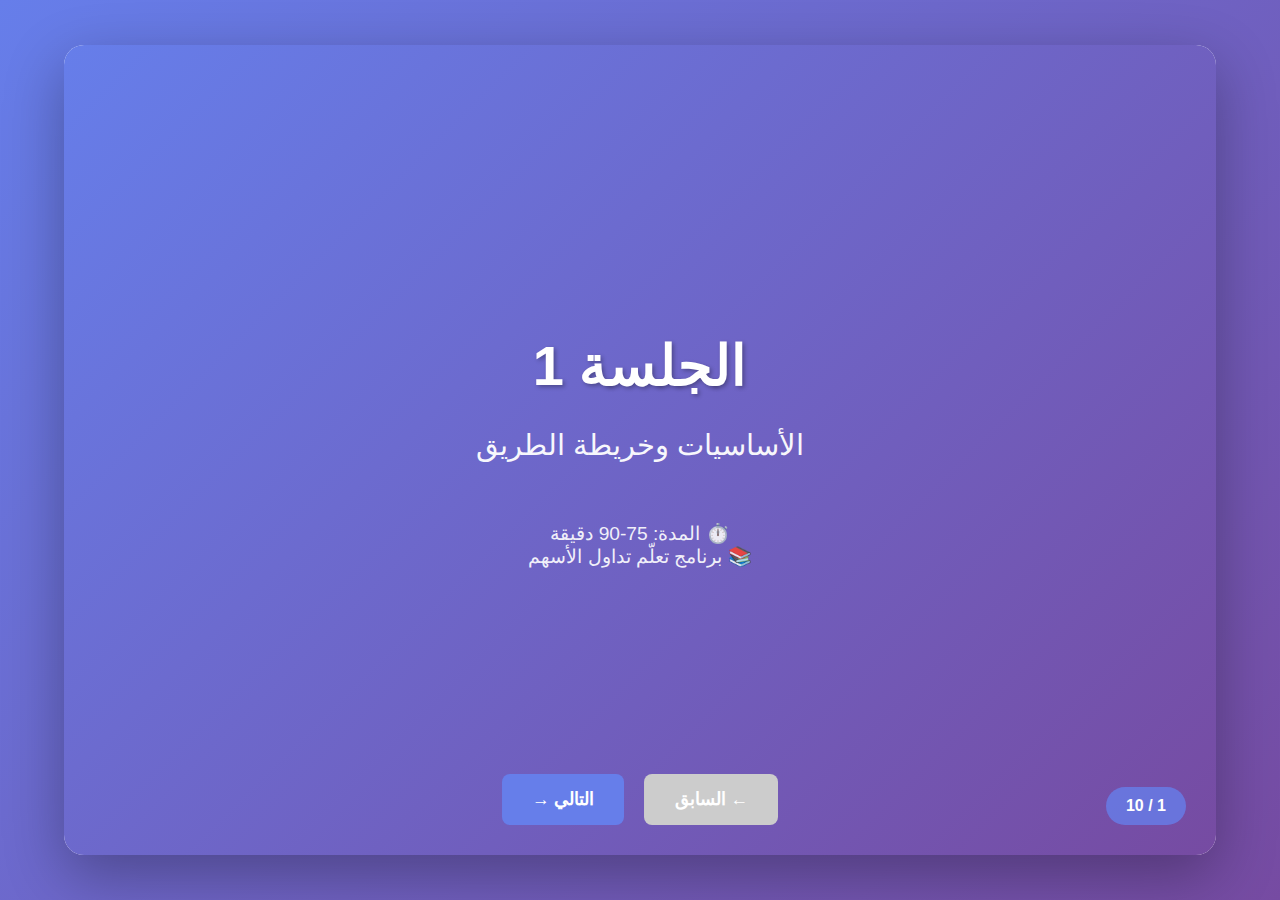
<file: session1.html>
<!DOCTYPE html>
<html lang="ar" dir="rtl">
<head>
    <meta charset="UTF-8">
    <meta name="viewport" content="width=device-width, initial-scale=1.0">
    <title>الجلسة 1 — الأساسيات وخريطة الطريق</title>
    <style>
        * {
            margin: 0;
            padding: 0;
            box-sizing: border-box;
        }

        body {
            font-family: 'Segoe UI', Tahoma, Geneva, Verdana, sans-serif;
            background: linear-gradient(135deg, #667eea 0%, #764ba2 100%);
            height: 100vh;
            display: flex;
            justify-content: center;
            align-items: center;
            overflow: hidden;
        }

        .presentation-container {
            width: 90%;
            max-width: 1200px;
            height: 90vh;
            background: white;
            border-radius: 20px;
            box-shadow: 0 20px 60px rgba(0, 0, 0, 0.3);
            position: relative;
            overflow: hidden;
        }

        .slide {
            width: 100%;
            height: 100%;
            display: none;
            padding: 60px 80px;
            position: absolute;
            top: 0;
            left: 0;
            animation: slideIn 0.5s ease-out;
        }

        .slide.active {
            display: flex;
            flex-direction: column;
            justify-content: center;
        }

        @keyframes slideIn {
            from {
                opacity: 0;
                transform: translateX(-50px);
            }
            to {
                opacity: 1;
                transform: translateX(0);
            }
        }

        /* Slide 1: Cover */
        .slide.cover {
            background: linear-gradient(135deg, #667eea 0%, #764ba2 100%);
            color: white;
            text-align: center;
            justify-content: center;
        }

        .slide.cover h1 {
            font-size: 3.5em;
            margin-bottom: 30px;
            text-shadow: 2px 2px 4px rgba(0, 0, 0, 0.3);
        }

        .slide.cover .subtitle {
            font-size: 1.8em;
            margin-bottom: 20px;
            opacity: 0.95;
        }

        .slide.cover .session-info {
            font-size: 1.2em;
            margin-top: 40px;
            opacity: 0.9;
        }

        /* Regular Slides */
        .slide h2 {
            color: #667eea;
            font-size: 2.5em;
            margin-bottom: 40px;
            border-bottom: 4px solid #667eea;
            padding-bottom: 15px;
        }

        .slide h3 {
            color: #764ba2;
            font-size: 1.8em;
            margin-bottom: 25px;
            margin-top: 30px;
        }

        .slide ul {
            list-style: none;
            padding: 0;
        }

        .slide li {
            font-size: 1.3em;
            margin: 20px 0;
            padding-right: 40px;
            position: relative;
            line-height: 1.6;
        }

        .slide li:before {
            content: "●";
            color: #667eea;
            font-size: 1.5em;
            position: absolute;
            right: 0;
            top: -2px;
        }

        .objectives-box {
            background: linear-gradient(135deg, #f5f7fa 0%, #c3cfe2 100%);
            padding: 30px;
            border-radius: 15px;
            margin: 20px 0;
        }

        .objectives-box li {
            font-size: 1.4em;
            margin: 25px 0;
        }

        .agenda-box {
            background: #f8f9ff;
            padding: 25px;
            border-radius: 12px;
            border-right: 5px solid #667eea;
        }

        .agenda-box .agenda-item {
            background: white;
            padding: 20px;
            margin: 15px 0;
            border-radius: 8px;
            box-shadow: 0 2px 8px rgba(0, 0, 0, 0.1);
        }

        .agenda-item strong {
            color: #764ba2;
            font-size: 1.2em;
        }

        .terms-grid {
            display: grid;
            grid-template-columns: 1fr 1fr;
            gap: 25px;
            margin-top: 30px;
        }

        .term-card {
            background: linear-gradient(135deg, #667eea 0%, #764ba2 100%);
            color: white;
            padding: 25px;
            border-radius: 12px;
            box-shadow: 0 4px 12px rgba(0, 0, 0, 0.2);
        }

        .term-card h4 {
            font-size: 1.5em;
            margin-bottom: 12px;
            border-bottom: 2px solid rgba(255, 255, 255, 0.3);
            padding-bottom: 8px;
        }

        .term-card p {
            font-size: 1.1em;
            line-height: 1.5;
        }

        .framework-flow {
            display: flex;
            align-items: center;
            justify-content: space-between;
            margin: 40px 0;
            flex-wrap: wrap;
        }

        .framework-step {
            background: linear-gradient(135deg, #667eea 0%, #764ba2 100%);
            color: white;
            padding: 25px;
            border-radius: 12px;
            text-align: center;
            flex: 1;
            margin: 10px;
            min-width: 150px;
            box-shadow: 0 4px 12px rgba(0, 0, 0, 0.2);
        }

        .framework-step:not(:last-child):after {
            content: "←";
            font-size: 2em;
            color: #667eea;
            margin: 0 10px;
        }

        .exercise-box {
            background: #fff3cd;
            border: 3px solid #ffc107;
            border-radius: 12px;
            padding: 30px;
            margin: 20px 0;
        }

        .exercise-box h3 {
            color: #856404;
            margin-bottom: 20px;
        }

        .homework-box {
            background: #d1ecf1;
            border: 3px solid #17a2b8;
            border-radius: 12px;
            padding: 30px;
            margin: 20px 0;
        }

        .homework-box h3 {
            color: #0c5460;
            margin-bottom: 20px;
        }

        /* Navigation */
        .navigation {
            position: absolute;
            bottom: 30px;
            left: 50%;
            transform: translateX(-50%);
            display: flex;
            gap: 20px;
            z-index: 10;
        }

        .nav-btn {
            background: #667eea;
            color: white;
            border: none;
            padding: 15px 30px;
            font-size: 1.1em;
            border-radius: 8px;
            cursor: pointer;
            transition: all 0.3s;
            font-weight: bold;
        }

        .nav-btn:hover {
            background: #764ba2;
            transform: translateY(-2px);
            box-shadow: 0 4px 12px rgba(0, 0, 0, 0.3);
        }

        .nav-btn:disabled {
            background: #ccc;
            cursor: not-allowed;
            transform: none;
        }

        .slide-counter {
            position: absolute;
            bottom: 30px;
            right: 30px;
            background: rgba(102, 126, 234, 0.8);
            color: white;
            padding: 10px 20px;
            border-radius: 20px;
            font-size: 1em;
            font-weight: bold;
        }

        .warning-box {
            background: #f8d7da;
            border: 2px solid #dc3545;
            border-radius: 8px;
            padding: 20px;
            margin: 20px 0;
            color: #721c24;
        }

        .warning-box strong {
            display: block;
            margin-bottom: 10px;
            font-size: 1.2em;
        }
    </style>
</head>
<body>
    <div class="presentation-container">
        <!-- Slide 1: Cover -->
        <div class="slide cover active">
            <h1>الجلسة 1</h1>
            <div class="subtitle">الأساسيات وخريطة الطريق</div>
            <div class="session-info">
                <p>⏱️ المدة: 75-90 دقيقة</p>
                <p>📚 برنامج تعلّم تداول الأسهم</p>
            </div>
        </div>

        <!-- Slide 2: Objectives -->
        <div class="slide">
            <h2>🎯 أهداف الجلسة</h2>
            <div class="objectives-box">
                <ul>
                    <li>تفهم يعني إيه تداول أسهم وليه الأسعار بتتحرك</li>
                    <li>تفرّق بين "تعلم" و"نصيحة استثمارية"</li>
                    <li>تبني أساس قوي لرحلة التعلم</li>
                </ul>
            </div>
            <div class="warning-box">
                <strong>⚠️ تنبيه مهم:</strong>
                المحتوى تعليمي فقط وليس نصيحة استثمارية. التداول ينطوي على مخاطر.
            </div>
        </div>

        <!-- Slide 3: Agenda -->
        <div class="slide">
            <h2>📋 أجندة الجلسة</h2>
            <div class="agenda-box">
                <div class="agenda-item">
                    <strong>1) تعريف تداول الأسهم + مثال الربح/الخسارة</strong>
                    <p>⏱️ 15 دقيقة</p>
                </div>
                <div class="agenda-item">
                    <strong>2) مصطلحات سريعة</strong>
                    <p>سهم، سيولة، سبريد، تقلب</p>
                    <p>⏱️ 20 دقيقة</p>
                </div>
                <div class="agenda-item">
                    <strong>3) إطار عمل بسيط للتعلم</strong>
                    <p>أدوات → شارت → مؤشرات → أوامر → تطبيق</p>
                    <p>⏱️ 20 دقيقة</p>
                </div>
                <div class="agenda-item">
                    <strong>4) تمرين عملي</strong>
                    <p>اختيار سهمين وتدوين الأسباب</p>
                    <p>⏱️ 15 دقيقة</p>
                </div>
            </div>
        </div>

        <!-- Slide 4: What is Stock Trading -->
        <div class="slide">
            <h2>💹 ما هو تداول الأسهم؟</h2>
            <h3>التعريف:</h3>
            <ul>
                <li>شراء وبيع حصص ملكية في شركات مساهمة</li>
                <li>الهدف: تحقيق ربح من فرق السعر</li>
                <li>يتم في أسواق منظمة (البورصات)</li>
            </ul>
            <h3>مثال بسيط:</h3>
            <ul>
                <li>اشتريت 100 سهم بسعر 50 جنيه = 5,000 جنيه</li>
                <li>بعت 100 سهم بسعر 55 جنيه = 5,500 جنيه</li>
                <li>الربح = 500 جنيه (قبل العمولات)</li>
                <li>⚠️ لو السعر نزل لـ 45؟ خسارة 500 جنيه!</li>
            </ul>
        </div>

        <!-- Slide 5: Why Prices Move -->
        <div class="slide">
            <h2>📊 ليه الأسعار بتتحرك؟</h2>
            <ul>
                <li><strong>العرض والطلب:</strong> لما الطلب يزيد عن العرض، السعر يرتفع</li>
                <li><strong>الأخبار:</strong> نتائج الشركات، أخبار اقتصادية، أحداث عالمية</li>
                <li><strong>السيولة:</strong> حجم التداول والمتداولين</li>
                <li><strong>المعنويات (Sentiment):</strong> خوف وطمع المستثمرين</li>
                <li><strong>التحليل:</strong> الفني والأساسي يؤثران على القرارات</li>
            </ul>
        </div>

        <!-- Slide 6: Key Terms -->
        <div class="slide">
            <h2>📖 مصطلحات أساسية</h2>
            <div class="terms-grid">
                <div class="term-card">
                    <h4>السهم (Stock)</h4>
                    <p>حصة ملكية في شركة. لما تشتري سهم، بتبقى شريك (ولو بجزء صغير) في الشركة دي.</p>
                </div>
                <div class="term-card">
                    <h4>السيولة (Liquidity)</h4>
                    <p>سهولة بيع وشراء السهم. كل ما السيولة أعلى، كل ما تقدر تدخل وتخرج بسرعة.</p>
                </div>
                <div class="term-card">
                    <h4>السبريد (Spread)</h4>
                    <p>الفرق بين سعر الشراء (Ask) وسعر البيع (Bid). كل ما السبريد أقل، كل ما أفضل.</p>
                </div>
                <div class="term-card">
                    <h4>التقلب (Volatility)</h4>
                    <p>مدى تحرك السعر صعودًا وهبوطًا. تقلب عالي = فرصة أكبر لكن مخاطرة أكبر.</p>
                </div>
            </div>
        </div>

        <!-- Slide 7: Learning Framework -->
        <div class="slide">
            <h2>🗺️ إطار عمل التعلم</h2>
            <h3>الرحلة من الصفر للتطبيق:</h3>
            <div class="framework-flow">
                <div class="framework-step">
                    <h4>1</h4>
                    <p>أدوات</p>
                </div>
                <div class="framework-step">
                    <h4>2</h4>
                    <p>شارت</p>
                </div>
                <div class="framework-step">
                    <h4>3</h4>
                    <p>مؤشرات</p>
                </div>
                <div class="framework-step">
                    <h4>4</h4>
                    <p>أوامر</p>
                </div>
                <div class="framework-step">
                    <h4>5</h4>
                    <p>تطبيق</p>
                </div>
            </div>
            <ul>
                <li>كل خطوة بتبني على اللي قبلها</li>
                <li>مش محتاج تحفظ، محتاج تفهم وتطبق</li>
                <li>الممارسة هي المفتاح للتعلم</li>
            </ul>
        </div>

        <!-- Slide 8: Exercise -->
        <div class="slide">
            <h2>✏️ تمرين الجلسة</h2>
            <div class="exercise-box">
                <h3>🎯 المطلوب:</h3>
                <ul>
                    <li>اختار سهمين من السوق المصري (أو أي سوق تفضله)</li>
                    <li>دوّن ليه اخترت كل سهم (بدون تحليل معقد)</li>
                    <li>ممكن يكون السبب: شركة معروفة، قطاع واعد، سعر معقول، إلخ</li>
                    <li>⚠️ <strong>مهم جدًا:</strong> لا تشتري أي حاجة فعليًا!</li>
                </ul>
                <h3>الهدف من التمرين:</h3>
                <p style="font-size: 1.2em; margin-top: 15px;">تبدأ تفكر كمتداول وتسأل نفسك "ليه؟" قبل أي قرار</p>
            </div>
        </div>

        <!-- Slide 9: Homework -->
        <div class="slide">
            <h2>📚 الواجب المنزلي</h2>
            <div class="homework-box">
                <h3>المهمة الأولى (10 دقائق):</h3>
                <ul>
                    <li>اقرأ أقسام "إيه اللي هتتعلمه هنا؟" من الموقع</li>
                    <li>الرابط: <a href="https://egy-trader.github.io/Egy-Trader/index.html" target="_blank">egy-trader.github.io</a></li>
                </ul>
                <h3>المهمة الثانية (10 دقائق):</h3>
                <ul>
                    <li>اعمل قائمة بأهدافك من التداول</li>
                    <li>هل هدفك استثمار طويل الأجل؟</li>
                    <li>ولا تداول قصير الأجل؟</li>
                    <li>ولا تعلم المهارة بشكل عام؟</li>
                </ul>
            </div>
        </div>

        <!-- Slide 10: Closing -->
        <div class="slide cover">
            <h1>🎉 انتهت الجلسة الأولى</h1>
            <div class="subtitle">استعد للجلسة الثانية: أدوات التداول</div>
            <div class="session-info" style="margin-top: 60px;">
                <p>📌 راجع ملاحظاتك</p>
                <p>✅ اعمل الواجب</p>
                <p>🚀 استعد للجلسة القادمة</p>
                <p style="margin-top: 40px; font-size: 0.9em; opacity: 0.8;">
                    المصدر: Egy-Trader - محتوى تعليمي فقط
                </p>
            </div>
        </div>

        <!-- Navigation -->
        <div class="navigation">
            <button class="nav-btn" id="prevBtn" onclick="changeSlide(-1)">← السابق</button>
            <button class="nav-btn" id="nextBtn" onclick="changeSlide(1)">التالي →</button>
        </div>

        <!-- Slide Counter -->
        <div class="slide-counter">
            <span id="currentSlide">1</span> / <span id="totalSlides">10</span>
        </div>
    </div>

    <script>
        let currentSlide = 0;
        const slides = document.querySelectorAll('.slide');
        const totalSlides = slides.length;

        document.getElementById('totalSlides').textContent = totalSlides;

        function showSlide(n) {
            if (n >= totalSlides) {
                currentSlide = totalSlides - 1;
            } else if (n < 0) {
                currentSlide = 0;
            } else {
                currentSlide = n;
            }

            slides.forEach(slide => slide.classList.remove('active'));
            slides[currentSlide].classList.add('active');

            document.getElementById('currentSlide').textContent = currentSlide + 1;

            // Update button states
            document.getElementById('prevBtn').disabled = currentSlide === 0;
            document.getElementById('nextBtn').disabled = currentSlide === totalSlides - 1;
        }

        function changeSlide(direction) {
            showSlide(currentSlide + direction);
        }

        // Keyboard navigation
        document.addEventListener('keydown', (e) => {
            if (e.key === 'ArrowLeft' || e.key === 'ArrowRight') {
                changeSlide(e.key === 'ArrowLeft' ? 1 : -1); // Reversed for RTL
            }
        });

        // Initialize
        showSlide(0);
    </script>
</body>
</html>
</file>
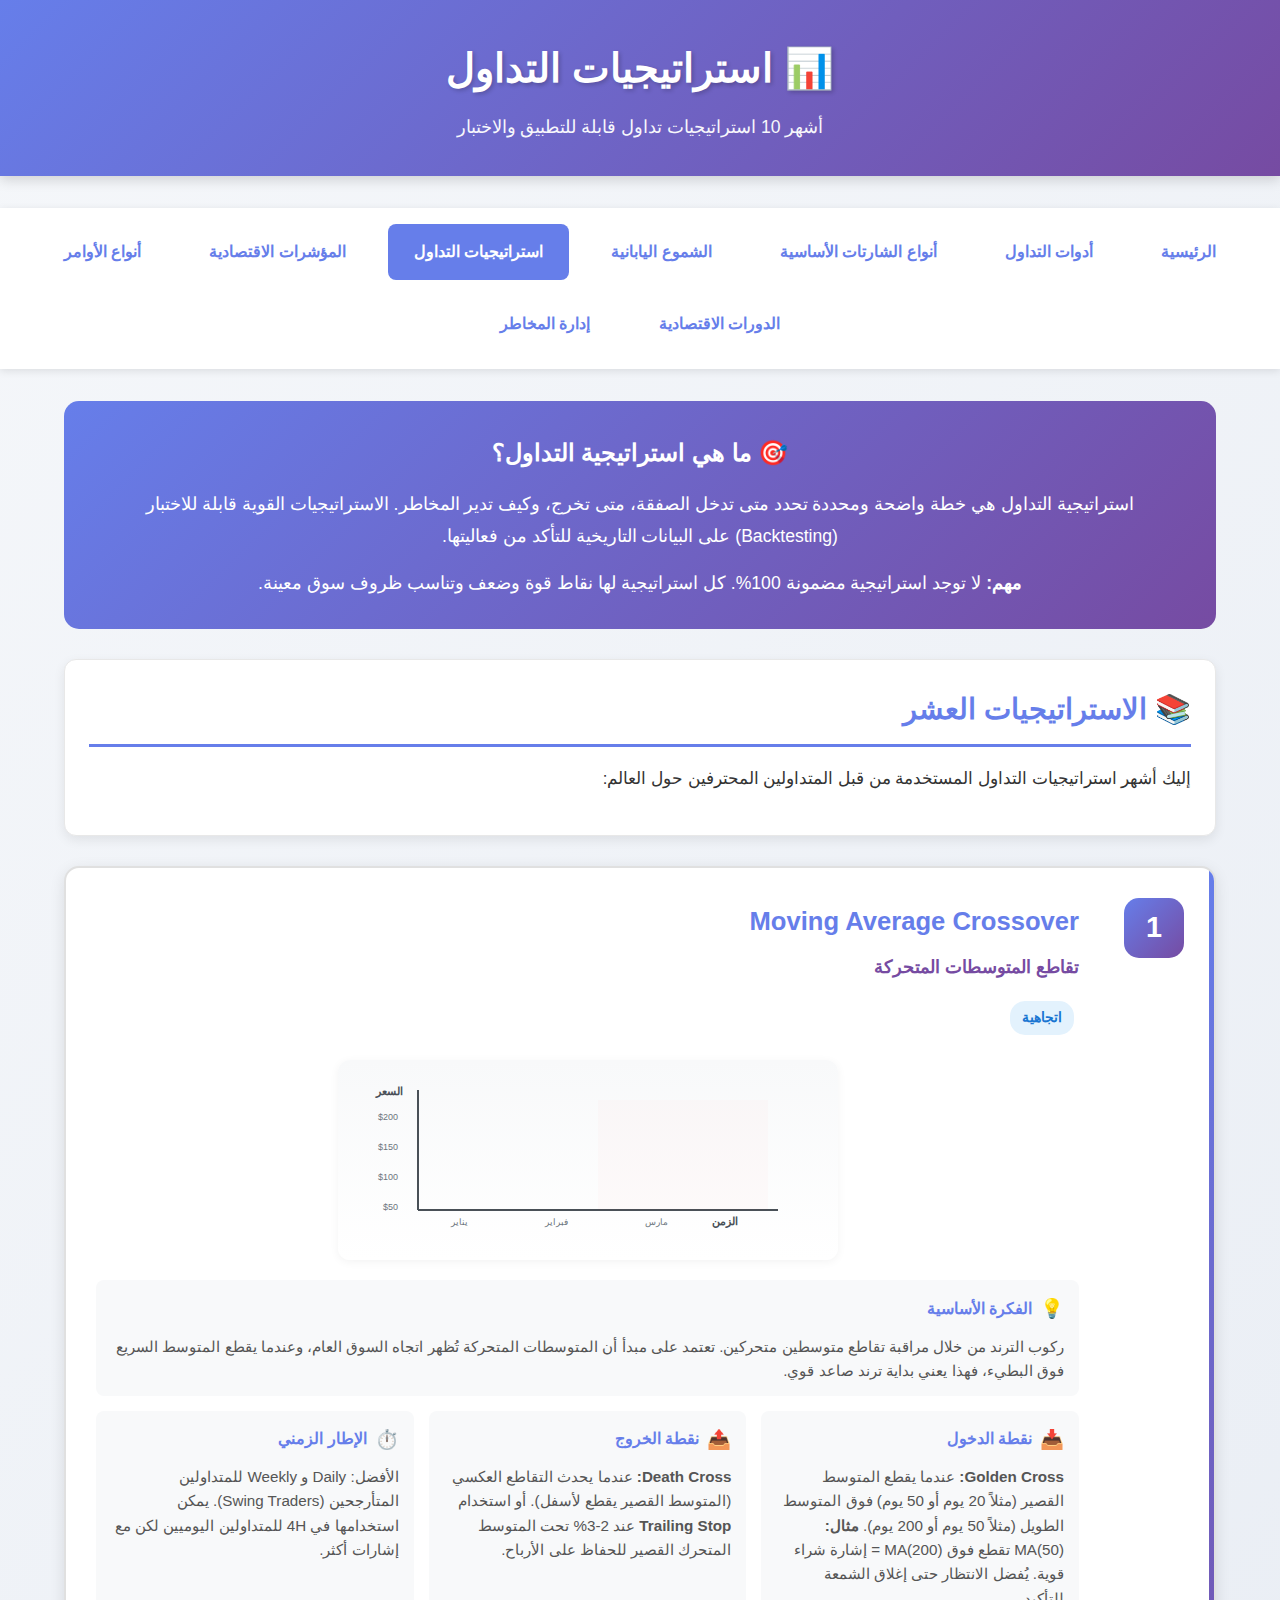
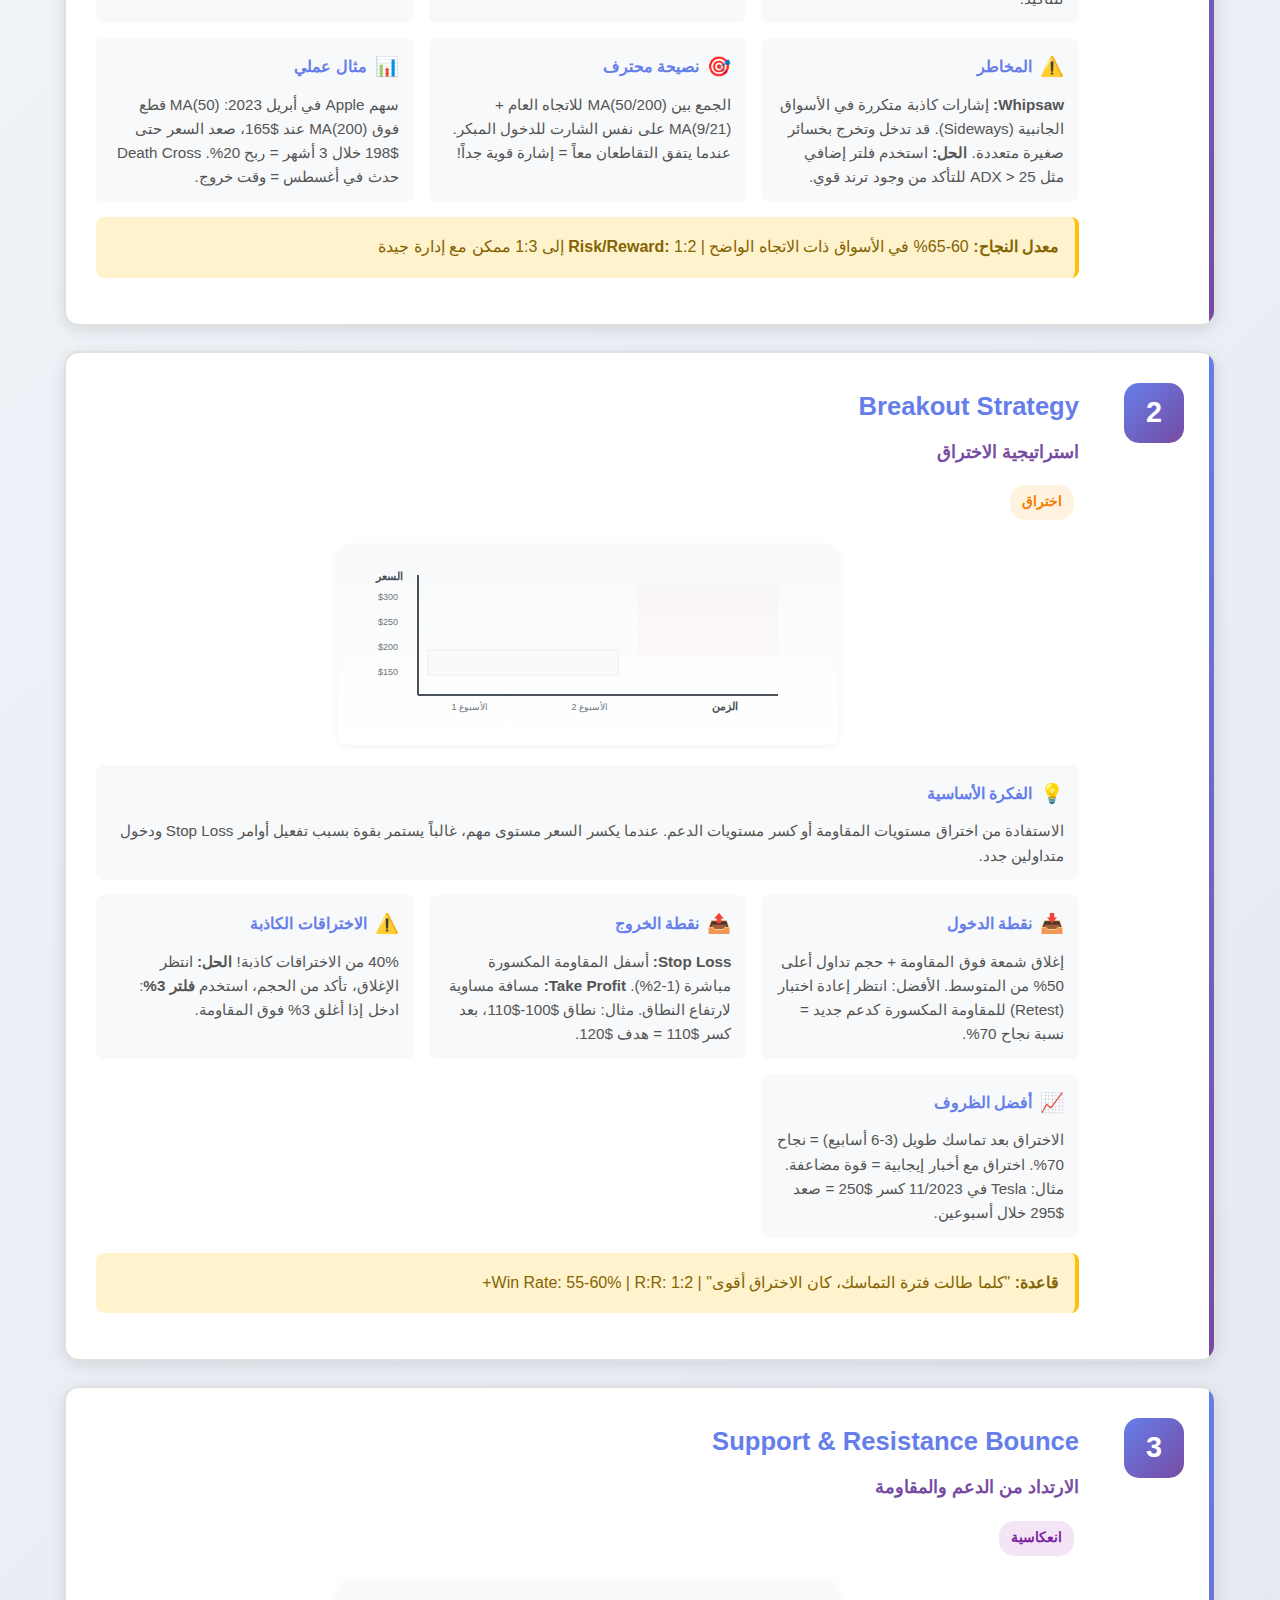
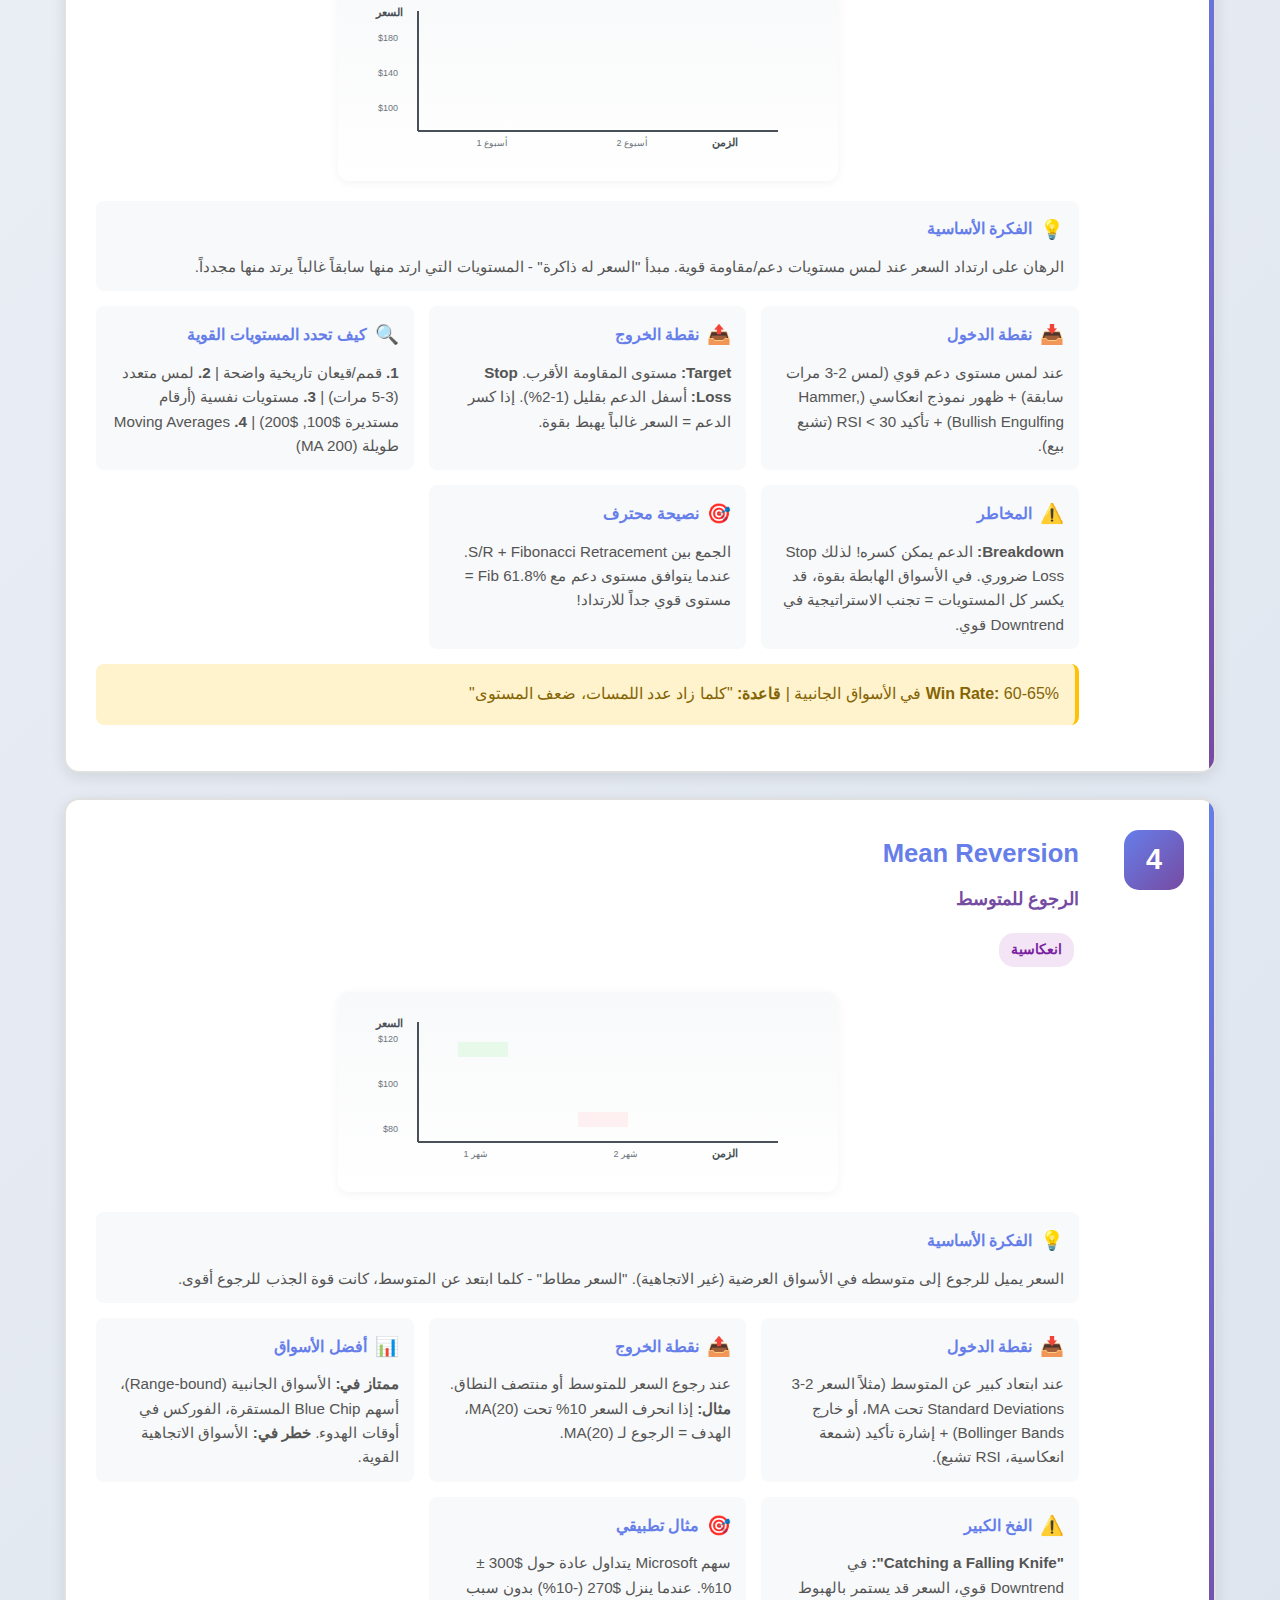
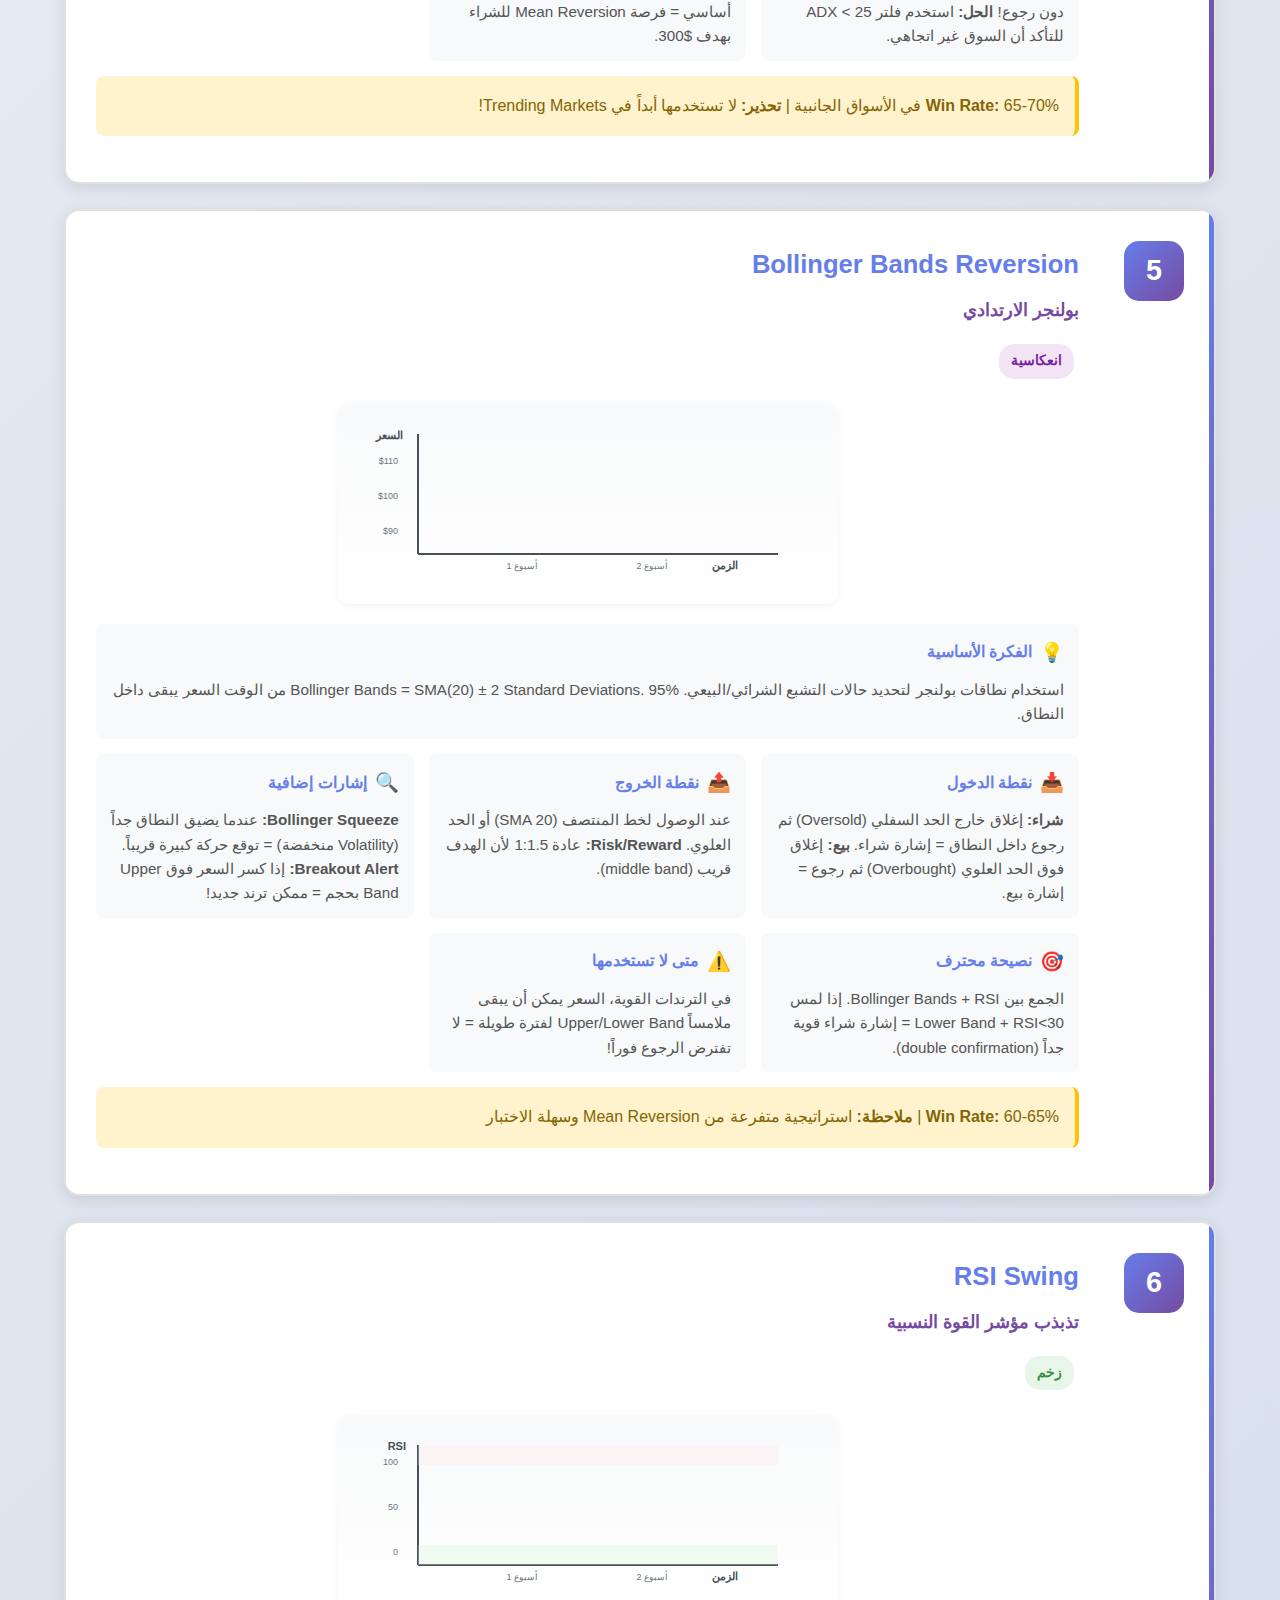
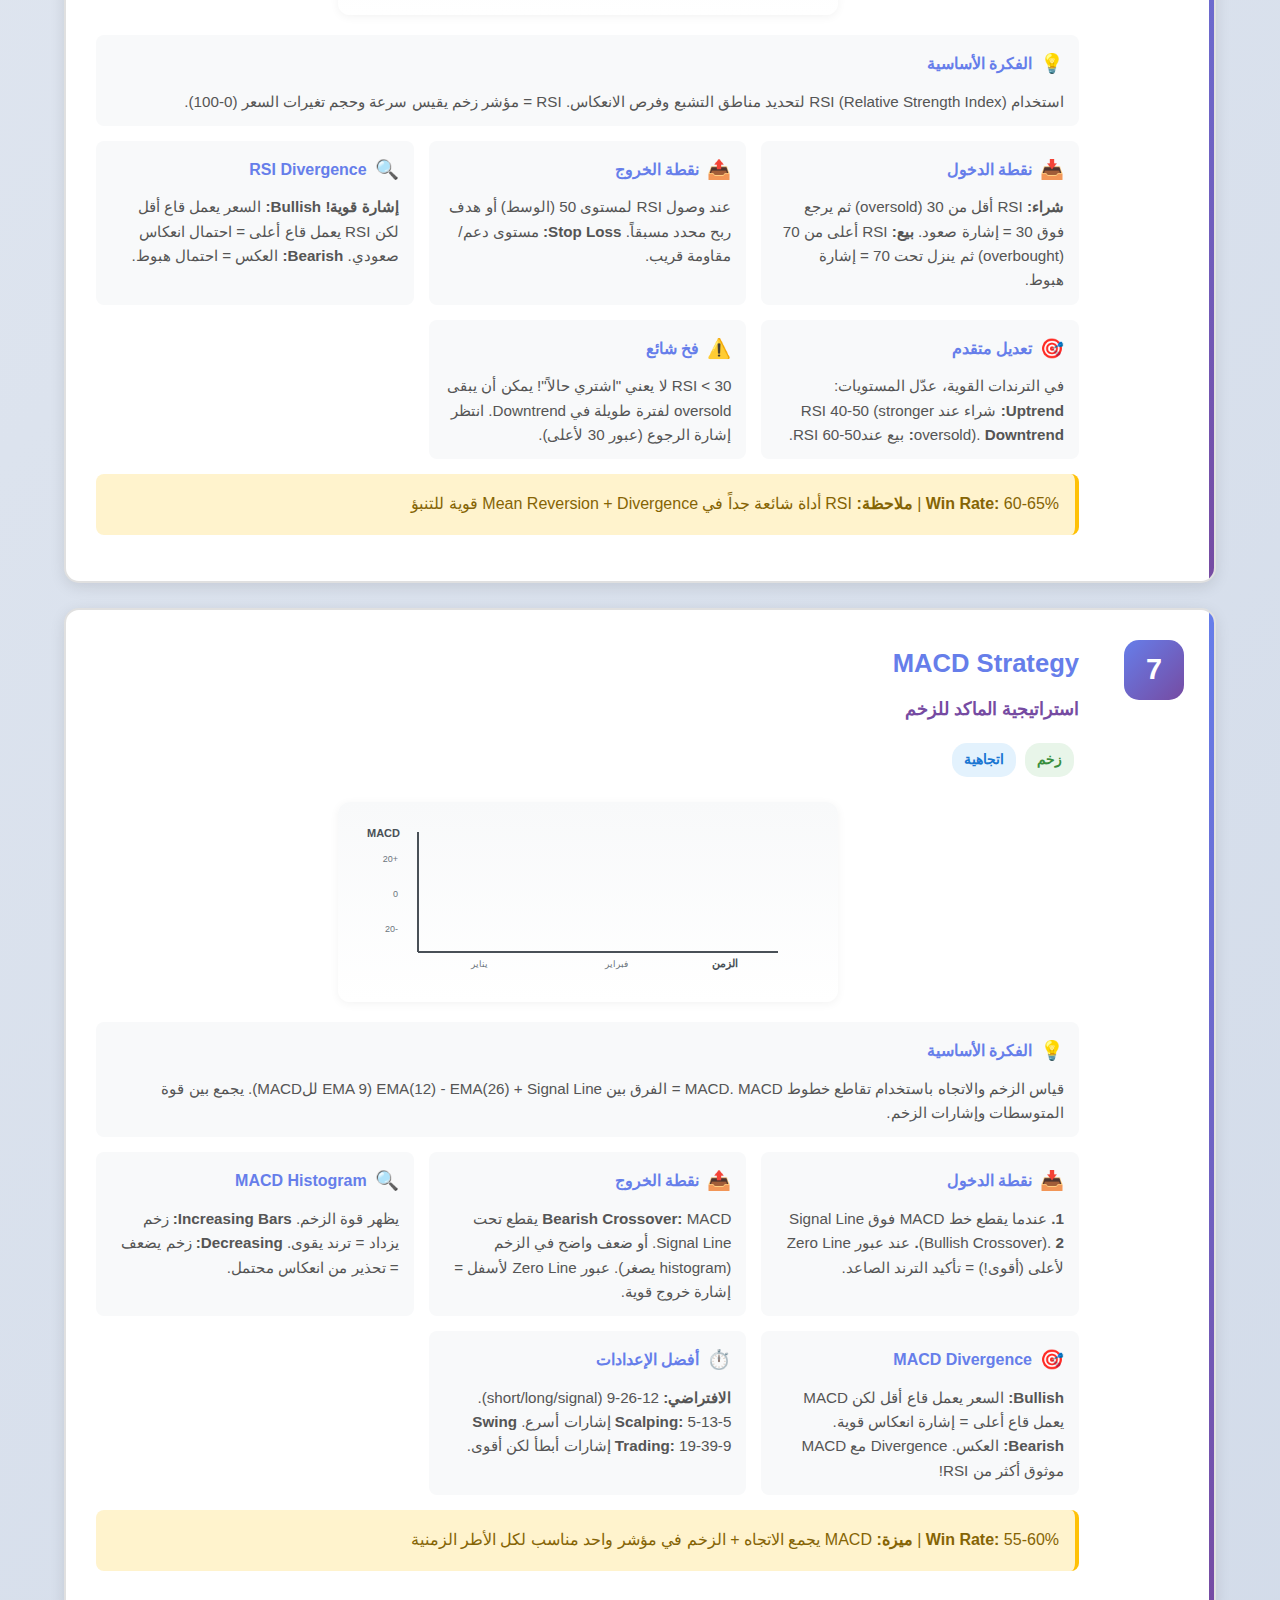
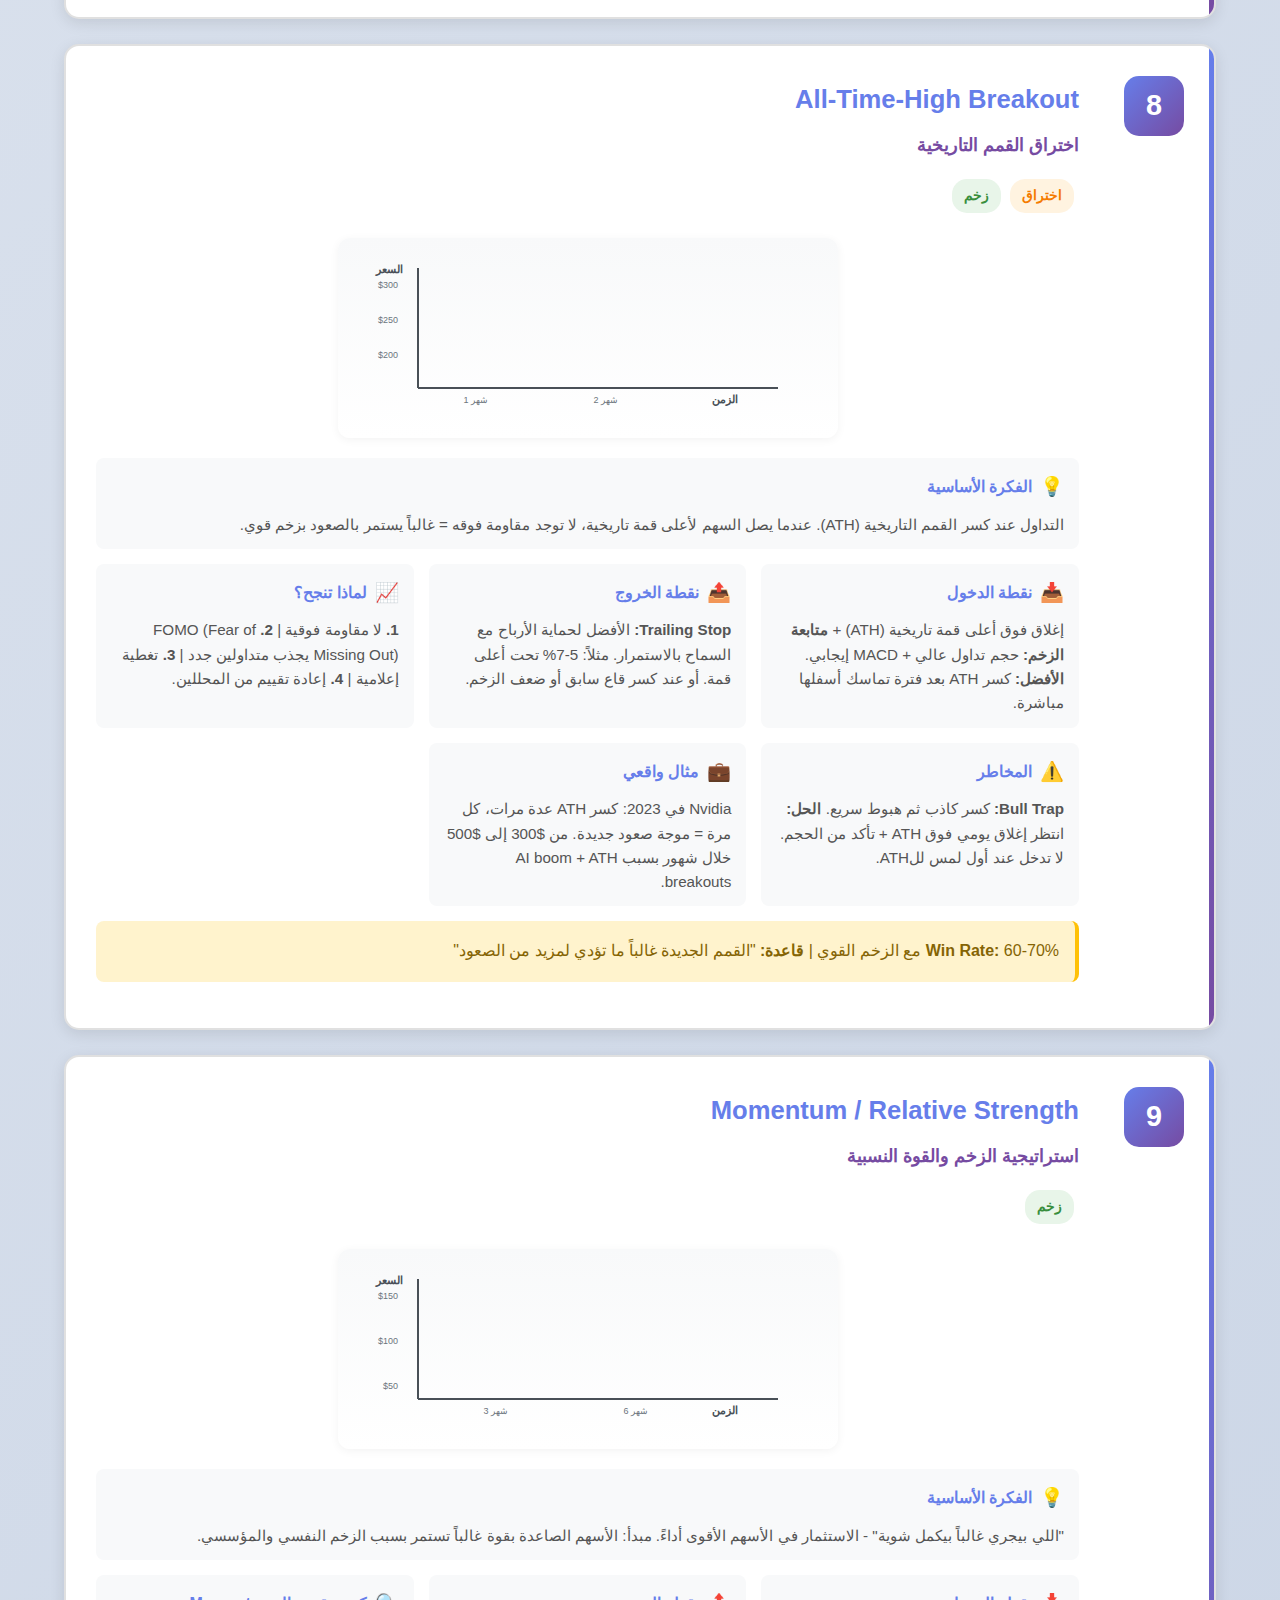
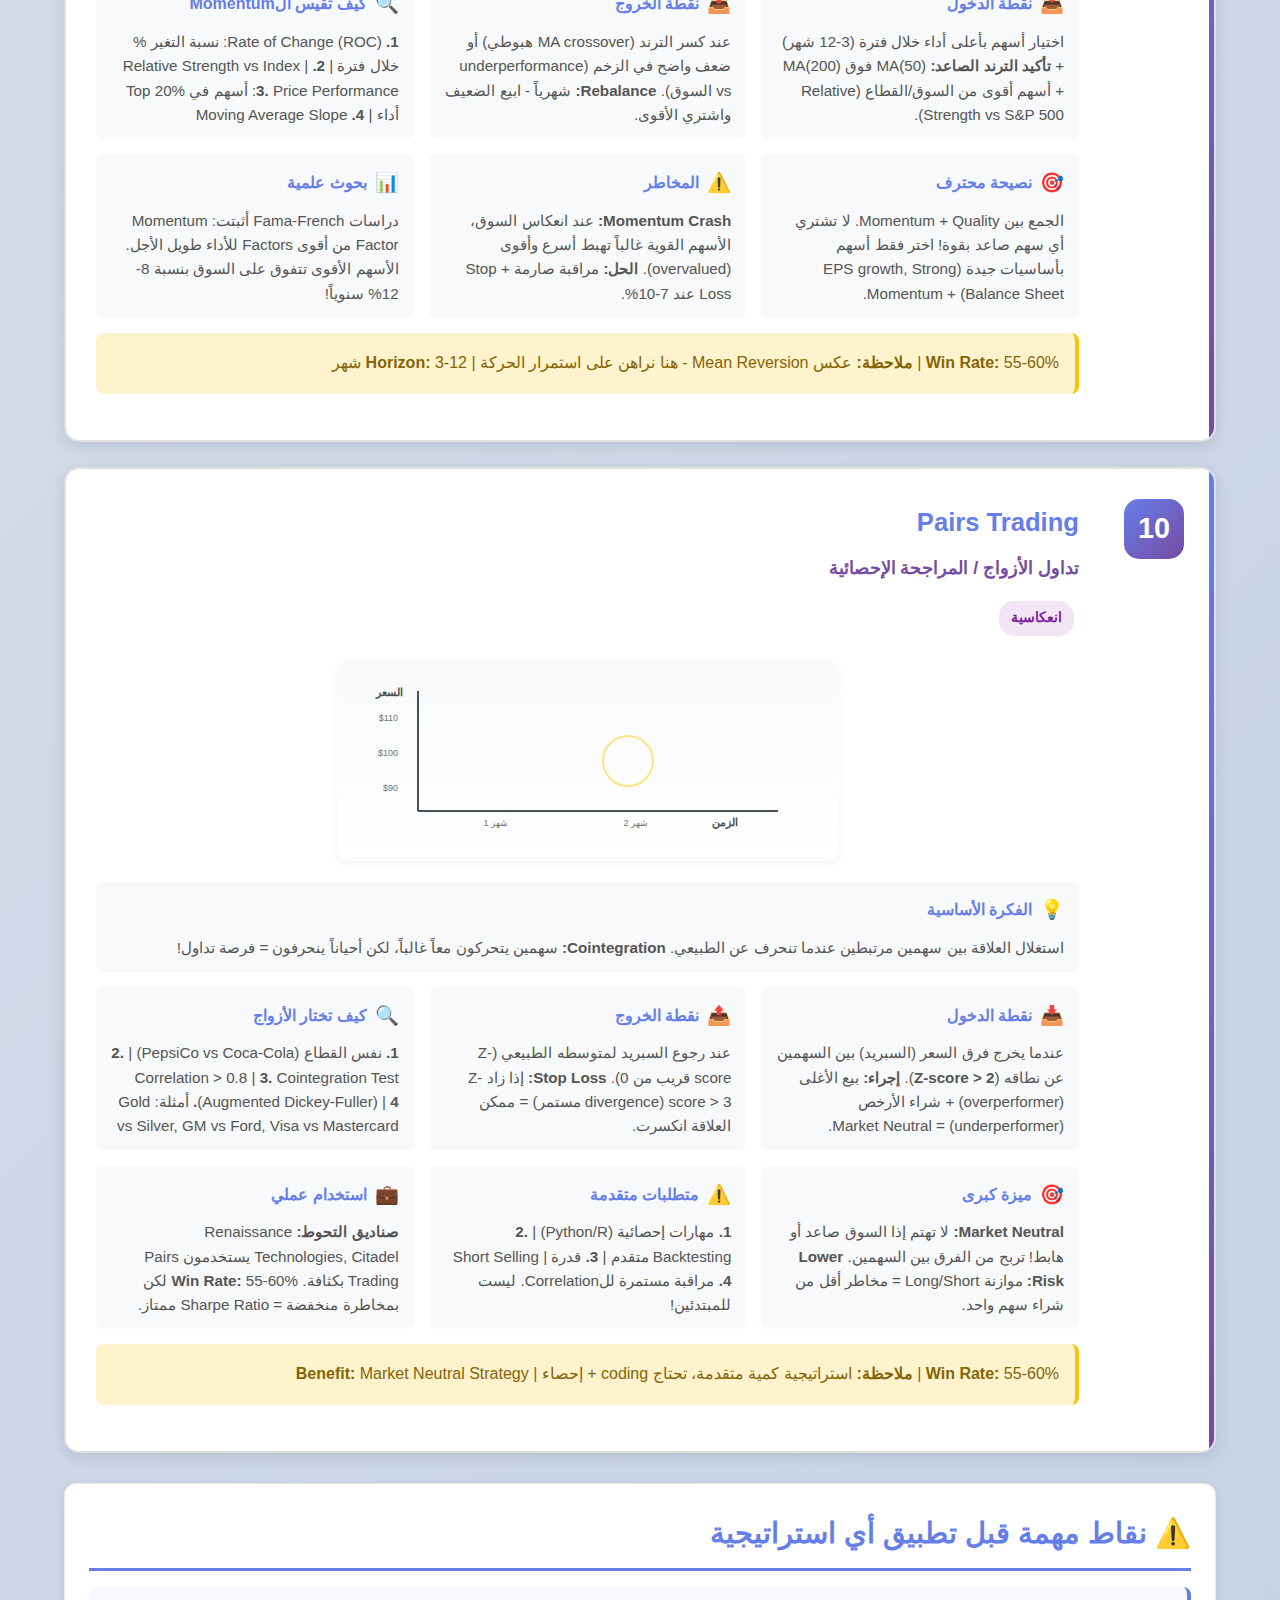
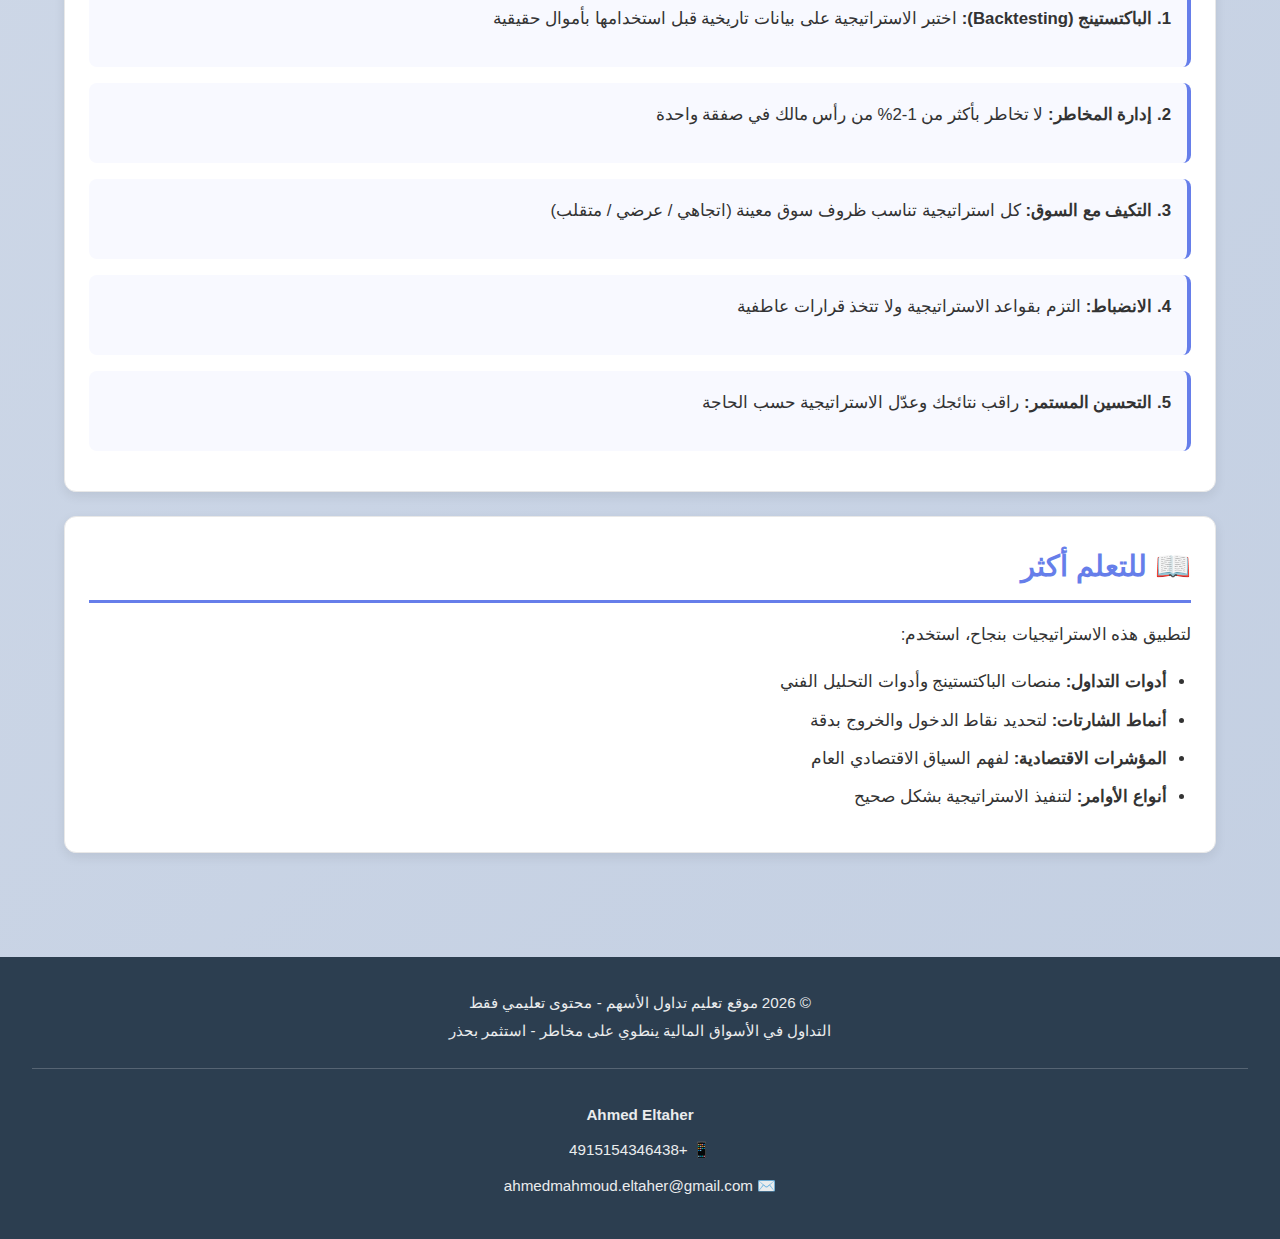
<file: strategies.html>
<!DOCTYPE html>
<html lang="ar" dir="rtl">
<head>
    <meta charset="UTF-8">
    <meta name="viewport" content="width=device-width, initial-scale=1.0">
    <title>استراتيجيات التداول - تعليم تداول الأسهم</title>
    <link rel="stylesheet" href="assets/css/styles.css">
    <style>
        .strategy-grid {
            display: flex;
            flex-direction: column;
            gap: 25px;
            margin: 30px 0;
        }

        .strategy-card {
            background: white;
            border: 2px solid #e0e0e0;
            border-radius: 15px;
            padding: 30px;
            box-shadow: 0 4px 15px rgba(0, 0, 0, 0.1);
            transition: all 0.3s ease;
            position: relative;
            overflow: hidden;
            display: grid;
            grid-template-columns: 80px 1fr;
            gap: 25px;
            align-items: start;
        }

        .strategy-card::before {
            content: '';
            position: absolute;
            top: 0;
            right: 0;
            width: 5px;
            height: 100%;
            background: linear-gradient(135deg, #667eea 0%, #764ba2 100%);
            transition: width 0.3s ease;
        }

        .strategy-card:hover {
            transform: translateY(-5px);
            box-shadow: 0 8px 25px rgba(0, 0, 0, 0.15);
            border-color: #667eea;
        }

        .strategy-card:hover::before {
            width: 100%;
            opacity: 0.05;
        }

        .strategy-number {
            display: flex;
            align-items: center;
            justify-content: center;
            background: linear-gradient(135deg, #667eea 0%, #764ba2 100%);
            color: white;
            width: 60px;
            height: 60px;
            border-radius: 15px;
            font-size: 1.8em;
            font-weight: bold;
            flex-shrink: 0;
        }

        .strategy-content {
            flex: 1;
        }

        .strategy-header {
            margin-bottom: 20px;
        }

        .strategy-title {
            color: #667eea;
            font-size: 1.6em;
            font-weight: bold;
            margin: 0 0 8px 0;
        }

        .strategy-subtitle {
            color: #764ba2;
            font-size: 1.1em;
            margin: 0 0 12px 0;
            font-weight: 600;
        }

        .strategy-details {
            display: grid;
            grid-template-columns: repeat(auto-fit, minmax(280px, 1fr));
            gap: 15px;
            margin-top: 15px;
        }

        .strategy-section {
            margin: 0;
            padding: 12px 15px;
            background: #f8f9fa;
            border-radius: 8px;
        }

        .strategy-section h4 {
            color: #667eea;
            font-size: 1em;
            margin: 0 0 8px 0;
            display: flex;
            align-items: center;
            gap: 8px;
        }

        .strategy-section p {
            color: #555;
            line-height: 1.6;
            margin: 0;
            font-size: 0.95em;
        }

        .icon {
            font-size: 1.2em;
        }

        .badge {
            display: inline-block;
            padding: 5px 12px;
            border-radius: 15px;
            font-size: 0.85em;
            font-weight: bold;
            margin: 5px 5px 5px 0;
        }

        .badge-trend {
            background: #e3f2fd;
            color: #1976d2;
        }

        .badge-reversal {
            background: #f3e5f5;
            color: #7b1fa2;
        }

        .badge-momentum {
            background: #e8f5e9;
            color: #388e3c;
        }

        .badge-breakout {
            background: #fff3e0;
            color: #f57c00;
        }

        /* Strategy Chart Animations */
        .strategy-chart {
            width: 100%;
            max-width: 500px;
            height: 200px;
            margin: 20px auto;
            background: linear-gradient(to bottom, #f8f9fa 0%, #ffffff 100%);
            border-radius: 12px;
            padding: 20px;
            box-shadow: 0 2px 10px rgba(0,0,0,0.05);
            position: relative;
            overflow: visible;
        }

        .chart-line {
            stroke-width: 3;
            fill: none;
            stroke-linecap: round;
            stroke-linejoin: round;
        }

        .price-line {
            stroke: #667eea;
            stroke-dasharray: 1000;
            stroke-dashoffset: 1000;
            animation: drawLine 3s ease-out forwards;
        }

        .ma-line {
            stroke: #ff6b6b;
            stroke-width: 2;
            opacity: 0;
            animation: fadeIn 2s ease-out 1s forwards;
        }

        .signal-line {
            stroke: #51cf66;
            stroke-width: 2;
            opacity: 0;
            animation: fadeIn 2s ease-out 1.5s forwards;
        }

        .chart-candle {
            opacity: 0;
            animation: popIn 0.5s ease-out forwards;
        }

        .chart-arrow {
            opacity: 0;
            animation: bounceIn 0.8s ease-out forwards;
        }

        .support-line, .resistance-line {
            stroke: #dee2e6;
            stroke-width: 2;
            stroke-dasharray: 5, 5;
            opacity: 0;
            animation: fadeIn 1s ease-out 0.5s forwards;
        }

        .breakout-highlight {
            fill: #ffd43b;
            opacity: 0;
            animation: pulse 2s ease-out 2s infinite;
        }

        @keyframes drawLine {
            to {
                stroke-dashoffset: 0;
            }
        }

        @keyframes fadeIn {
            to {
                opacity: 1;
            }
        }

        @keyframes popIn {
            0% {
                opacity: 0;
                transform: scale(0);
            }
            50% {
                transform: scale(1.1);
            }
            100% {
                opacity: 1;
                transform: scale(1);
            }
        }

        @keyframes bounceIn {
            0% {
                opacity: 0;
                transform: translateY(-20px);
            }
            60% {
                opacity: 1;
                transform: translateY(5px);
            }
            100% {
                transform: translateY(0);
            }
        }

        @keyframes pulse {
            0%, 100% {
                opacity: 0.3;
            }
            50% {
                opacity: 0.6;
            }
        }

        @keyframes slideUp {
            from {
                opacity: 0;
                transform: translateY(20px);
            }
            to {
                opacity: 1;
                transform: translateY(0);
            }
        }

        .strategy-card:hover .chart-line,
        .strategy-card:hover .chart-candle,
        .strategy-card:hover .chart-arrow {
            animation-play-state: running;
        }

        .intro-box {
            background: linear-gradient(135deg, #667eea 0%, #764ba2 100%);
            color: white;
            padding: 30px;
            border-radius: 15px;
            margin: 30px 0;
            text-align: center;
        }

        .intro-box h2 {
            color: white;
            border: none;
            margin: 0 0 15px 0;
            padding: 0;
        }

        .intro-box p {
            font-size: 1.1em;
            line-height: 1.8;
        }

        @media (max-width: 768px) {
            .strategy-card {
                grid-template-columns: 1fr;
                text-align: center;
            }
            
            .strategy-number {
                margin: 0 auto;
            }

            .strategy-details {
                grid-template-columns: 1fr;
            }
        }
    </style>
</head>
<body>
    <header>
        <h1>📊 استراتيجيات التداول</h1>
        <p>أشهر 10 استراتيجيات تداول قابلة للتطبيق والاختبار</p>
    </header>

    <nav>
        <ul>
            <li><a href="index.html">الرئيسية</a></li>
            <li><a href="tools.html">أدوات التداول</a></li>
            <li><a href="trading-charts.html">أنواع الشارتات الأساسية</a></li>
            <li><a href="candlesticks.html">الشموع اليابانية</a></li>
            <li><a href="strategies.html" class="active">استراتيجيات التداول</a></li>
            <li><a href="indicators.html">المؤشرات الاقتصادية</a></li>            
            <li><a href="orders.html">أنواع الأوامر</a></li>
            <li><a href="cycles-hub.html">الدورات الاقتصادية</a></li>
            <li><a href="risk-management.html">إدارة المخاطر</a></li>
        </ul>
    </nav>

    <div class="container">
        <div class="intro-box">
            <h2>🎯 ما هي استراتيجية التداول؟</h2>
            <p>
                استراتيجية التداول هي خطة واضحة ومحددة تحدد متى تدخل الصفقة، متى تخرج، وكيف تدير المخاطر. 
                الاستراتيجيات القوية قابلة للاختبار (Backtesting) على البيانات التاريخية للتأكد من فعاليتها.
            </p>
            <p style="margin-top: 15px;">
                <strong>مهم:</strong> لا توجد استراتيجية مضمونة 100%. كل استراتيجية لها نقاط قوة وضعف وتناسب ظروف سوق معينة.
            </p>
        </div>

        <div class="card">
            <h2>📚 الاستراتيجيات العشر</h2>
            <p>إليك أشهر استراتيجيات التداول المستخدمة من قبل المتداولين المحترفين حول العالم:</p>
        </div>

        <div class="strategy-grid">
            <!-- Strategy 1: Moving Average Crossover -->
            <div class="strategy-card">
                <div class="strategy-number">1</div>
                <div class="strategy-content">
                    <div class="strategy-header">
                        <h3 class="strategy-title">Moving Average Crossover</h3>
                        <p class="strategy-subtitle">تقاطع المتوسطات المتحركة</p>
                        <div>
                            <span class="badge badge-trend">اتجاهية</span>
                        </div>
                    </div>

                    <!-- Animated Chart for MA Crossover -->
                    <div class="strategy-chart">
                        <svg width="100%" height="100%" viewBox="0 0 400 160" xmlns="http://www.w3.org/2000/svg">
                            <!-- Y-axis (Price) -->
                            <line x1="30" y1="10" x2="30" y2="130" stroke="#495057" stroke-width="2"/>
                            <text x="15" y="15" font-size="11" fill="#495057" font-weight="bold">السعر</text>
                            <text x="10" y="40" font-size="9" fill="#6c757d">$200</text>
                            <text x="10" y="70" font-size="9" fill="#6c757d">$150</text>
                            <text x="10" y="100" font-size="9" fill="#6c757d">$100</text>
                            <text x="10" y="130" font-size="9" fill="#6c757d">$50</text>
                            
                            <!-- X-axis (Time) -->
                            <line x1="30" y1="130" x2="390" y2="130" stroke="#495057" stroke-width="2"/>
                            <text x="350" y="145" font-size="11" fill="#495057" font-weight="bold">الزمن</text>
                            <text x="80" y="145" font-size="9" fill="#6c757d">يناير</text>
                            <text x="180" y="145" font-size="9" fill="#6c757d">فبراير</text>
                            <text x="280" y="145" font-size="9" fill="#6c757d">مارس</text>
                            
                            <!-- Price Line -->
                            <path class="chart-line price-line" d="M 40 100 Q 80 110, 110 85 T 180 75 Q 230 55, 280 38 T 390 28" style="animation-delay: 0s;"/>
                            <text x="370" y="25" font-size="10" fill="#667eea" font-weight="bold" opacity="0" style="animation: fadeIn 1s ease-out 0.5s forwards;">السعر</text>
                            
                            <!-- MA Short (50) -->
                            <path class="chart-line ma-line" d="M 40 105 Q 90 108, 130 90 T 210 70 Q 260 55, 310 43 T 390 35" style="animation-delay: 1s;"/>
                            <text x="360" y="38" font-size="10" fill="#ff6b6b" font-weight="bold" opacity="0" style="animation: fadeIn 1s ease-out 1.5s forwards;">MA(50)</text>
                            
                            <!-- MA Long (200) -->
                            <path class="chart-line signal-line" d="M 40 110 Q 110 105, 150 95 T 230 80 Q 280 70, 330 60 T 390 50" style="animation-delay: 1.5s;"/>
                            <text x="355" y="53" font-size="10" fill="#51cf66" font-weight="bold" opacity="0" style="animation: fadeIn 1s ease-out 2s forwards;">MA(200)</text>
                            
                            <!-- Golden Cross Point -->
                            <circle cx="210" cy="70" r="8" fill="#51cf66" class="chart-arrow" style="animation-delay: 2.5s;"/>
                            <text x="210" y="60" text-anchor="middle" font-size="12" fill="#51cf66" font-weight="bold" class="chart-arrow" style="animation-delay: 2.5s;">Golden Cross</text>
                            
                            <!-- Buy Zone (after crossover) -->
            <rect x="210" y="20" width="170" height="110" fill="#e74c3c" opacity="0" style="animation: fadeIn 1s ease-out 3s forwards; opacity: 0.02;"/>
                            <circle cx="210" cy="88" r="6" fill="#e74c3c" class="chart-arrow" style="animation-delay: 3.2s;"/>
                            <path d="M 210 85 L 210 100" stroke="#c92a2a" stroke-width="3" class="chart-arrow" style="animation-delay: 3.2s;"/>
                            <path d="M 205 95 L 210 100 L 215 95" fill="#c92a2a" class="chart-arrow" style="animation-delay: 3.2s;"/>
                            <text x="210" y="115" text-anchor="middle" font-size="10" fill="#c92a2a" font-weight="bold" class="chart-arrow" style="animation-delay: 3.2s;">اشتري</text>
                        </svg>
                    </div>
                    
                    <div class="strategy-section" style="margin-bottom: 15px;">
                        <h4><span class="icon">💡</span> الفكرة الأساسية</h4>
                        <p>ركوب الترند من خلال مراقبة تقاطع متوسطين متحركين. تعتمد على مبدأ أن المتوسطات المتحركة تُظهر اتجاه السوق العام، وعندما يقطع المتوسط السريع فوق البطيء، فهذا يعني بداية ترند صاعد قوي.</p>
                    </div>

                    <div class="strategy-details">
                        <div class="strategy-section">
                            <h4><span class="icon">📥</span> نقطة الدخول</h4>
                            <p><strong>Golden Cross:</strong> عندما يقطع المتوسط القصير (مثلاً 20 يوم أو 50 يوم) فوق المتوسط الطويل (مثلاً 50 يوم أو 200 يوم). <strong>مثال:</strong> MA(50) تقطع فوق MA(200) = إشارة شراء قوية. يُفضل الانتظار حتى إغلاق الشمعة للتأكيد.</p>
                        </div>

                        <div class="strategy-section">
                            <h4><span class="icon">📤</span> نقطة الخروج</h4>
                            <p><strong>Death Cross:</strong> عندما يحدث التقاطع العكسي (المتوسط القصير يقطع لأسفل). أو استخدام <strong>Trailing Stop</strong> عند 2-3% تحت المتوسط المتحرك القصير للحفاظ على الأرباح.</p>
                        </div>

                        <div class="strategy-section">
                            <h4><span class="icon">⏱️</span> الإطار الزمني</h4>
                            <p>الأفضل: Daily و Weekly للمتداولين المتأرجحين (Swing Traders). يمكن استخدامها في 4H للمتداولين اليوميين لكن مع إشارات أكثر.</p>
                        </div>

                        <div class="strategy-section">
                            <h4><span class="icon">⚠️</span> المخاطر</h4>
                            <p><strong>Whipsaw:</strong> إشارات كاذبة متكررة في الأسواق الجانبية (Sideways). قد تدخل وتخرج بخسائر صغيرة متعددة. <strong>الحل:</strong> استخدم فلتر إضافي مثل ADX > 25 للتأكد من وجود ترند قوي.</p>
                        </div>

                        <div class="strategy-section">
                            <h4><span class="icon">🎯</span> نصيحة محترف</h4>
                            <p>الجمع بين MA(50/200) للاتجاه العام + MA(9/21) على نفس الشارت للدخول المبكر. عندما يتفق التقاطعان معاً = إشارة قوية جداً!</p>
                        </div>

                        <div class="strategy-section">
                            <h4><span class="icon">📊</span> مثال عملي</h4>
                            <p>سهم Apple في أبريل 2023: MA(50) قطع فوق MA(200) عند $165، صعد السعر حتى $198 خلال 3 أشهر = ربح 20%. Death Cross حدث في أغسطس = وقت خروج.</p>
                        </div>
                    </div>

                    <div class="note-box" style="margin-top: 15px;">
                        <p><strong>معدل النجاح:</strong> 60-65% في الأسواق ذات الاتجاه الواضح | <strong>Risk/Reward:</strong> 1:2 إلى 1:3 ممكن مع إدارة جيدة</p>
                    </div>
                </div>
            </div>

            <!-- Strategy 2: Breakout -->
            <div class="strategy-card">
                <div class="strategy-number">2</div>
                <div class="strategy-content">
                    <div class="strategy-header">
                        <h3 class="strategy-title">Breakout Strategy</h3>
                        <p class="strategy-subtitle">استراتيجية الاختراق</p>
                        <div><span class="badge badge-breakout">اختراق</span></div>
                    </div>

                    <!-- Animated Chart for Breakout -->
                    <div class="strategy-chart">
                        <svg width="100%" height="100%" viewBox="0 0 400 160" xmlns="http://www.w3.org/2000/svg">
                            <!-- Y-axis -->
                            <line x1="30" y1="10" x2="30" y2="130" stroke="#495057" stroke-width="2"/>
                            <text x="15" y="15" font-size="11" fill="#495057" font-weight="bold">السعر</text>
                            <text x="10" y="35" font-size="9" fill="#6c757d">$300</text>
                            <text x="10" y="60" font-size="9" fill="#6c757d">$250</text>
                            <text x="10" y="85" font-size="9" fill="#6c757d">$200</text>
                            <text x="10" y="110" font-size="9" fill="#6c757d">$150</text>
                            
                            <!-- X-axis -->
                            <line x1="30" y1="130" x2="390" y2="130" stroke="#495057" stroke-width="2"/>
                            <text x="350" y="145" font-size="11" fill="#495057" font-weight="bold">الزمن</text>
                            <text x="100" y="145" font-size="9" fill="#6c757d">الأسبوع 1</text>
                            <text x="220" y="145" font-size="9" fill="#6c757d">الأسبوع 2</text>
                            
                            <!-- Consolidation Zone -->
                            <rect x="40" y="85" width="190" height="25" fill="#f8f9fa" stroke="#dee2e6" stroke-width="1" opacity="0" style="animation: fadeIn 1s ease-out 0.3s forwards; opacity: 0.5;"/>
                            <text x="135" y="102" text-anchor="middle" font-size="10" fill="#6c757d" opacity="0" style="animation: fadeIn 1s ease-out 0.3s forwards;">منطقة التماسك</text>
                            
                            <!-- Resistance Line -->
                            <line class="resistance-line" x1="30" y1="60" x2="330" y2="60" style="stroke: #e74c3c;"/>
                            <text x="240" y="50" font-size="12" fill="#e74c3c" font-weight="bold" opacity="0" style="animation: fadeIn 1s ease-out 0.5s forwards;">خط المقاومة $250</text>
                            
                            <!-- Price consolidation then breakout -->
                            <path class="chart-line price-line" d="M 40 100 L 70 108 L 100 95 L 130 103 L 160 97 L 190 100 L 220 88 L 250 80 Q 280 60, 320 48 L 390 38" style="animation-delay: 0.5s;"/>
                            <text x="360" y="35" font-size="10" fill="#667eea" font-weight="bold" opacity="0" style="animation: fadeIn 1s ease-out 1s forwards;">السعر</text>
                            
                            <!-- Breakout highlight -->
                            <circle cx="250" cy="80" r="12" class="breakout-highlight" style="animation-delay: 2.5s;"/>
                            <path d="M 250 65 L 255 50 L 245 50 Z" fill="#e74c3c" class="chart-arrow" style="animation-delay: 3s;"/>
                            <text x="250" y="45" text-anchor="middle" font-size="12" fill="#c92a2a" font-weight="bold" class="chart-arrow" style="animation-delay: 3s;">Breakout!</text>
                            
                            <!-- Buy Zone (after breakout) -->
            <rect x="250" y="20" width="140" height="70" fill="#e74c3c" opacity="0" style="animation: fadeIn 1s ease-out 3.2s forwards; opacity: 0.02;"/>
                            <circle cx="270" cy="78" r="6" fill="#e74c3c" class="chart-arrow" style="animation-delay: 3.5s;"/>
                            <path d="M 270 75 L 270 90" stroke="#c92a2a" stroke-width="3" class="chart-arrow" style="animation-delay: 3.5s;"/>
                            <path d="M 265 85 L 270 90 L 275 85" fill="#c92a2a" class="chart-arrow" style="animation-delay: 3.5s;"/>
                            <text x="270" y="105" text-anchor="middle" font-size="10" fill="#c92a2a" font-weight="bold" class="chart-arrow" style="animation-delay: 3.5s;">اشتري</text>
                        </svg>
                    </div>
                    
                    <div class="strategy-section" style="margin-bottom: 15px;">
                        <h4><span class="icon">💡</span> الفكرة الأساسية</h4>
                        <p>الاستفادة من اختراق مستويات المقاومة أو كسر مستويات الدعم. عندما يكسر السعر مستوى مهم، غالباً يستمر بقوة بسبب تفعيل أوامر Stop Loss ودخول متداولين جدد.</p>
                    </div>

                    <div class="strategy-details">
                        <div class="strategy-section">
                            <h4><span class="icon">📥</span> نقطة الدخول</h4>
                            <p>إغلاق شمعة فوق المقاومة + حجم تداول أعلى 50% من المتوسط. الأفضل: انتظر إعادة اختبار (Retest) للمقاومة المكسورة كدعم جديد = نسبة نجاح 70%.</p>
                        </div>

                        <div class="strategy-section">
                            <h4><span class="icon">📤</span> نقطة الخروج</h4>
                            <p><strong>Stop Loss:</strong> أسفل المقاومة المكسورة مباشرة (1-2%). <strong>Take Profit:</strong> مسافة مساوية لارتفاع النطاق. مثال: نطاق $100-$110، بعد كسر $110 = هدف $120.</p>
                        </div>

                        <div class="strategy-section">
                            <h4><span class="icon">⚠️</span> الاختراقات الكاذبة</h4>
                            <p>40% من الاختراقات كاذبة! <strong>الحل:</strong> انتظر الإغلاق، تأكد من الحجم، استخدم <strong>فلتر 3%</strong>: ادخل إذا أغلق 3% فوق المقاومة.</p>
                        </div>

                        <div class="strategy-section">
                            <h4><span class="icon">📈</span> أفضل الظروف</h4>
                            <p>الاختراق بعد تماسك طويل (3-6 أسابيع) = نجاح 70%. اختراق مع أخبار إيجابية = قوة مضاعفة. مثال: Tesla في 11/2023 كسر $250 = صعد $295 خلال أسبوعين.</p>
                        </div>
                    </div>

                    <div class="note-box" style="margin-top: 15px;">
                        <p><strong>قاعدة:</strong> "كلما طالت فترة التماسك، كان الاختراق أقوى" | Win Rate: 55-60% | R:R: 1:2+</p>
                    </div>
                </div>
            </div>

            <!--Strategy 3: Support & Resistance Bounce -->
            <div class="strategy-card">
                <div class="strategy-number">3</div>
                <div class="strategy-content">
                    <div class="strategy-header">
                        <h3 class="strategy-title">Support & Resistance Bounce</h3>
                        <p class="strategy-subtitle">الارتداد من الدعم والمقاومة</p>
                        <div><span class="badge badge-reversal">انعكاسية</span></div>
                    </div>

                    <!-- Animated Chart for S/R Bounce -->
                    <div class="strategy-chart">
                        <svg width="100%" height="100%" viewBox="0 0 400 160" xmlns="http://www.w3.org/2000/svg">
                            <!-- Y-axis -->
                            <line x1="30" y1="10" x2="30" y2="130" stroke="#495057" stroke-width="2"/>
                            <text x="15" y="15" font-size="11" fill="#495057" font-weight="bold">السعر</text>
                            <text x="10" y="40" font-size="9" fill="#6c757d">$180</text>
                            <text x="10" y="75" font-size="9" fill="#6c757d">$140</text>
                            <text x="10" y="110" font-size="9" fill="#6c757d">$100</text>
                            
                            <!-- X-axis -->
                            <line x1="30" y1="130" x2="390" y2="130" stroke="#495057" stroke-width="2"/>
                            <text x="350" y="145" font-size="11" fill="#495057" font-weight="bold">الزمن</text>
                            <text x="120" y="145" font-size="9" fill="#6c757d">أسبوع 1</text>
                            <text x="260" y="145" font-size="9" fill="#6c757d">أسبوع 2</text>
                            
                            <!-- Support Line -->
                            <line class="support-line" x1="30" y1="110" x2="390" y2="110" style="stroke: #51cf66; stroke-width: 2;"/>
                            <text x="300" y="125" font-size="12" fill="#c92a2a" font-weight="bold" opacity="0" style="animation: fadeIn 1s ease-out 0.5s forwards;">خط الدعم $100</text>
                            
                            <!-- Resistance Line -->
                            <line class="resistance-line" x1="30" y1="40" x2="390" y2="40" style="stroke: #e74c3c; stroke-width: 2;"/>
                            <text x="280" y="30" font-size="12" fill="#e74c3c" font-weight="bold" opacity="0" style="animation: fadeIn 1s ease-out 0.5s forwards;">خط المقاومة $180</text>
                            
                            <!-- Price bouncing between S/R -->
                            <path class="chart-line price-line" d="M 40 75 Q 70 48, 100 42 Q 140 108, 180 105 Q 220 48, 260 40 Q 300 103, 340 108 Q 370 58, 390 48" style="animation-delay: 0.8s;"/>
                            <text x="370" y="55" font-size="10" fill="#667eea" font-weight="bold" opacity="0" style="animation: fadeIn 1s ease-out 1.5s forwards;">السعر</text>
                            
                            <!-- Buy Signal at Support -->
            <circle cx="180" cy="105" r="8" fill="#e74c3c" class="chart-arrow" style="animation-delay: 2.5s;"/>
            <path d="M 180 105 L 180 88" stroke="#c92a2a" stroke-width="3" class="chart-arrow" style="animation-delay: 2.5s;"/>
            <path d="M 175 93 L 180 88 L 185 93" fill="#c92a2a" class="chart-arrow" style="animation-delay: 2.5s;"/>
            <text x="180" y="80" text-anchor="middle" font-size="10" fill="#c92a2a" font-weight="bold" class="chart-arrow" style="animation-delay: 2.5s;">اشتري عند الدعم</text>
                            <!-- Sell Signal at Resistance -->
                            <circle cx="260" cy="40" r="8" fill="#2f9e44" class="chart-arrow" style="animation-delay: 3s;"/>
                            <path d="M 260 40 L 260 55" stroke="#51cf66" stroke-width="3" class="chart-arrow" style="animation-delay: 3s;"/>
                            <path d="M 255 50 L 260 55 L 265 50" fill="#2f9e44" class="chart-arrow" style="animation-delay: 3s;"/>
                            <text x="260" y="70" text-anchor="middle" font-size="10" fill="#51cf66" font-weight="bold" class="chart-arrow" style="animation-delay: 3s;">بيع عند المقاومة</text>
                        </svg>
                    </div>
                    
                    <div class="strategy-section" style="margin-bottom: 15px;">
                        <h4><span class="icon">💡</span> الفكرة الأساسية</h4>
                        <p>الرهان على ارتداد السعر عند لمس مستويات دعم/مقاومة قوية. مبدأ "السعر له ذاكرة" - المستويات التي ارتد منها سابقاً غالباً يرتد منها مجدداً.</p>
                    </div>

                    <div class="strategy-details">
                        <div class="strategy-section">
                            <h4><span class="icon">📥</span> نقطة الدخول</h4>
                            <p>عند لمس مستوى دعم قوي (لمس 2-3 مرات سابقة) + ظهور نموذج انعكاسي (Hammer, Bullish Engulfing) + تأكيد RSI < 30 (تشبع بيع).</p>
                        </div>

                        <div class="strategy-section">
                            <h4><span class="icon">📤</span> نقطة الخروج</h4>
                            <p><strong>Target:</strong> مستوى المقاومة الأقرب. <strong>Stop Loss:</strong> أسفل الدعم بقليل (1-2%). إذا كسر الدعم = السعر غالباً يهبط بقوة.</p>
                        </div>

                        <div class="strategy-section">
                            <h4><span class="icon">🔍</span> كيف تحدد المستويات القوية</h4>
                            <p><strong>1.</strong> قمم/قيعان تاريخية واضحة | <strong>2.</strong> لمس متعدد (3-5 مرات) | <strong>3.</strong> مستويات نفسية (أرقام مستديرة $100, $200) | <strong>4.</strong> Moving Averages طويلة (MA 200)</p>
                        </div>

                        <div class="strategy-section">
                            <h4><span class="icon">⚠️</span> المخاطر</h4>
                            <p><strong>Breakdown:</strong> الدعم يمكن كسره! لذلك Stop Loss ضروري. في الأسواق الهابطة بقوة، قد يكسر كل المستويات = تجنب الاستراتيجية في Downtrend قوي.</p>
                        </div>

                        <div class="strategy-section">
                            <h4><span class="icon">🎯</span> نصيحة محترف</h4>
                            <p>الجمع بين S/R + Fibonacci Retracement. عندما يتوافق مستوى دعم مع Fib 61.8% = مستوى قوي جداً للارتداد!</p>
                        </div>
                    </div>

                    <div class="note-box" style="margin-top: 15px;">
                        <p><strong>Win Rate:</strong> 60-65% في الأسواق الجانبية | <strong>قاعدة:</strong> "كلما زاد عدد اللمسات، ضعف المستوى"</p>
                    </div>
                </div>
            </div>

            <!-- Strategy 4: Mean Reversion -->
            <div class="strategy-card">
                <div class="strategy-number">4</div>
                <div class="strategy-content">
                    <div class="strategy-header">
                        <h3 class="strategy-title">Mean Reversion</h3>
                        <p class="strategy-subtitle">الرجوع للمتوسط</p>
                        <div><span class="badge badge-reversal">انعكاسية</span></div>
                    </div>

                    <!-- Animated Chart for Mean Reversion -->
                    <div class="strategy-chart">
                        <svg width="100%" height="100%" viewBox="0 0 400 160" xmlns="http://www.w3.org/2000/svg">
                            <!-- Y-axis -->
                            <line x1="30" y1="10" x2="30" y2="130" stroke="#495057" stroke-width="2"/>
                            <text x="15" y="15" font-size="11" fill="#495057" font-weight="bold">السعر</text>
                            <text x="10" y="30" font-size="9" fill="#6c757d">$120</text>
                            <text x="10" y="75" font-size="9" fill="#6c757d">$100</text>
                            <text x="10" y="120" font-size="9" fill="#6c757d">$80</text>
                            
                            <!-- X-axis -->
                            <line x1="30" y1="130" x2="390" y2="130" stroke="#495057" stroke-width="2"/>
                            <text x="350" y="145" font-size="11" fill="#495057" font-weight="bold">الزمن</text>
                            <text x="100" y="145" font-size="9" fill="#6c757d">شهر 1</text>
                            <text x="250" y="145" font-size="9" fill="#6c757d">شهر 2</text>
                            
                            <!-- Mean Line -->
                            <line x1="30" y1="75" x2="390" y2="75" stroke="#667eea" stroke-width="2" stroke-dasharray="5,5" opacity="0" style="animation: fadeIn 1s ease-out 0.3s forwards;"/>
                            <text x="310" y="70" font-size="12" fill="#667eea" font-weight="bold" opacity="0" style="animation: fadeIn 1s ease-out 0.5s forwards;">خط المتوسط $100</text>
                            
                            <!-- Price oscillating around mean -->
                            <path class="chart-line price-line" d="M 40 75 Q 70 35, 100 40 Q 130 75, 160 70 Q 190 110, 220 105 Q 250 75, 280 70 Q 310 95, 340 90 Q 370 75, 390 75" style="animation-delay: 0.5s;"/>
                            <text x="370" y="68" font-size="10" fill="#667eea" font-weight="bold" opacity="0" style="animation: fadeIn 1s ease-out 1s forwards;">السعر</text>
                            
                            <!-- Overbought Zone -->
                            <rect x="70" y="30" width="50" height="15" fill="#d3f9d8" opacity="0" style="animation: fadeIn 1s ease-out 2.5s forwards; opacity: 0.5;"/>
<circle cx="100" cy="40" r="6" fill="#2f9e44" class="chart-arrow" style="animation-delay: 2.5s;"/>
            <text x="100" y="25" text-anchor="middle" font-size="10" fill="#51cf66" font-weight="bold" class="chart-arrow" style="animation-delay: 2.5s;">بيع - Overbought</text>
            <path d="M 100 45 L 100 60" stroke="#51cf66" stroke-width="3" class="chart-arrow" style="animation-delay: 2.7s;"/>
                            <path d="M 95 55 L 100 60 L 105 55" fill="#2f9e44" class="chart-arrow" style="animation-delay: 2.7s;"/>
                            
                            <!-- Oversold Zone -->
                            <rect x="190" y="100" width="50" height="15" fill="#ffe3e3" opacity="0" style="animation: fadeIn 1s ease-out 3s forwards; opacity: 0.5;"/>
                            <circle cx="220" cy="105" r="6" fill="#e74c3c" class="chart-arrow" style="animation-delay: 3s;"/>
                            <text x="220" y="95" text-anchor="middle" font-size="10" fill="#c92a2a" font-weight="bold" class="chart-arrow" style="animation-delay: 3s;">اشتري - Oversold</text>
                            <path d="M 220 100 L 220 85" stroke="#c92a2a" stroke-width="3" class="chart-arrow" style="animation-delay: 3.2s;"/>
                            <path d="M 215 90 L 220 85 L 225 90" fill="#c92a2a" class="chart-arrow" style="animation-delay: 3.2s;"/>
                        </svg>
                    </div>
                    
                    <div class="strategy-section" style="margin-bottom: 15px;">
                        <h4><span class="icon">💡</span> الفكرة الأساسية</h4>
                        <p>السعر يميل للرجوع إلى متوسطه في الأسواق العرضية (غير الاتجاهية). "السعر مطاط" - كلما ابتعد عن المتوسط، كانت قوة الجذب للرجوع أقوى.</p>
                    </div>

                    <div class="strategy-details">
                        <div class="strategy-section">
                            <h4><span class="icon">📥</span> نقطة الدخول</h4>
                            <p>عند ابتعاد كبير عن المتوسط (مثلاً السعر 2-3 Standard Deviations تحت MA، أو خارج Bollinger Bands) + إشارة تأكيد (شمعة انعكاسية، RSI تشبع).</p>
                        </div>

                        <div class="strategy-section">
                            <h4><span class="icon">📤</span> نقطة الخروج</h4>
                            <p>عند رجوع السعر للمتوسط أو منتصف النطاق. <strong>مثال:</strong> إذا انحرف السعر 10% تحت MA(20)، الهدف = الرجوع لـ MA(20).</p>
                        </div>

                        <div class="strategy-section">
                            <h4><span class="icon">📊</span> أفضل الأسواق</h4>
                            <p><strong>ممتاز في:</strong> الأسواق الجانبية (Range-bound)، أسهم Blue Chip المستقرة، الفوركس في أوقات الهدوء. <strong>خطر في:</strong> الأسواق الاتجاهية القوية.</p>
                        </div>

                        <div class="strategy-section">
                            <h4><span class="icon">⚠️</span> الفخ الكبير</h4>
                            <p><strong>"Catching a Falling Knife":</strong> في Downtrend قوي، السعر قد يستمر بالهبوط دون رجوع! <strong>الحل:</strong> استخدم فلتر ADX < 25 للتأكد أن السوق غير اتجاهي.</p>
                        </div>

                        <div class="strategy-section">
                            <h4><span class="icon">🎯</span> مثال تطبيقي</h4>
                            <p>سهم Microsoft يتداول عادة حول $300 ± 10%. عندما ينزل $270 (-10%) بدون سبب أساسي = فرصة Mean Reversion للشراء بهدف $300.</p>
                        </div>
                    </div>

                    <div class="note-box" style="margin-top: 15px;">
                        <p><strong>Win Rate:</strong> 65-70% في الأسواق الجانبية | <strong>تحذير:</strong> لا تستخدمها أبداً في Trending Markets!</p>
                    </div>
                </div>
            </div>

            <!-- Strategy 5: Bollinger Bands Reversion -->
            <div class="strategy-card">
                <div class="strategy-number">5</div>
                <div class="strategy-content">
                    <div class="strategy-header">
                        <h3 class="strategy-title">Bollinger Bands Reversion</h3>
                        <p class="strategy-subtitle">بولنجر الارتدادي</p>
                        <div><span class="badge badge-reversal">انعكاسية</span></div>
                    </div>

                    <!-- Animated Chart for Bollinger Bands -->
                    <div class="strategy-chart">
                        <svg width="100%" height="100%" viewBox="0 0 400 160" xmlns="http://www.w3.org/2000/svg">
                            <!-- Y-axis -->
                            <line x1="30" y1="10" x2="30" y2="130" stroke="#495057" stroke-width="2"/>
                            <text x="15" y="15" font-size="11" fill="#495057" font-weight="bold">السعر</text>
                            <text x="10" y="40" font-size="9" fill="#6c757d">$110</text>
                            <text x="10" y="75" font-size="9" fill="#6c757d">$100</text>
                            <text x="10" y="110" font-size="9" fill="#6c757d">$90</text>
                            
                            <!-- X-axis -->
                            <line x1="30" y1="130" x2="390" y2="130" stroke="#495057" stroke-width="2"/>
                            <text x="350" y="145" font-size="11" fill="#495057" font-weight="bold">الزمن</text>
                            <text x="150" y="145" font-size="9" fill="#6c757d">أسبوع 1</text>
                            <text x="280" y="145" font-size="9" fill="#6c757d">أسبوع 2</text>
                            
                            <!-- Upper Band -->
                            <path d="M 40 40 Q 120 35, 220 38 T 390 42" stroke="#e74c3c" stroke-width="2" fill="none" opacity="0" style="animation: fadeIn 1s ease-out 0.5s forwards;"/>
                            <text x="340" y="35" font-size="10" fill="#e74c3c" font-weight="bold" opacity="0" style="animation: fadeIn 1s ease-out 0.5s forwards;">Upper Band</text>
                            
                            <!-- Middle (SMA) -->
                            <path d="M 40 75 Q 120 72, 220 75 T 390 77" stroke="#667eea" stroke-width="2" fill="none" opacity="0" style="animation: fadeIn 1s ease-out 0.7s forwards;"/>
                            <text x="340" y="70" font-size="10" fill="#667eea" font-weight="bold" opacity="0" style="animation: fadeIn 1s ease-out 0.7s forwards;">SMA(20)</text>
                            
                            <!-- Lower Band -->
                            <path d="M 40 110 Q 120 108, 220 112 T 390 115" stroke="#51cf66" stroke-width="2" fill="none" opacity="0" style="animation: fadeIn 1s ease-out 0.9s forwards;"/>
                            <text x="340" y="120" font-size="10" fill="#51cf66" font-weight="bold" opacity="0" style="animation: fadeIn 1s ease-out 0.9s forwards;">Lower Band</text>
                            
                            <!-- Price touching bands -->
                            <path class="chart-line price-line" d="M 40 75 Q 70 45, 100 40 Q 140 75, 180 72 Q 220 108, 260 110 Q 300 75, 340 73 Q 370 50, 390 45" style="animation-delay: 1.2s;"/>
                            <text x="370" y="50" font-size="10" fill="#495057" font-weight="bold" opacity="0" style="animation: fadeIn 1s ease-out 1.5s forwards;">السعر</text>
                            
                            <!-- Sell at Upper Band -->
            <circle cx="100" cy="40" r="6" fill="#2f9e44" class="chart-arrow" style="animation-delay: 2.5s;"/>
            <path d="M 100 45 L 100 60" stroke="#51cf66" stroke-width="3" class="chart-arrow" style="animation-delay: 2.5s;"/>
            <path d="M 95 55 L 100 60 L 105 55" fill="#2f9e44" class="chart-arrow" style="animation-delay: 2.5s;"/>
            <text x="100" y="25" text-anchor="middle" font-size="10" fill="#51cf66" font-weight="bold" class="chart-arrow" style="animation-delay: 2.5s;">بيع</text>
                            <!-- Buy at Lower Band -->
                            <circle cx="260" cy="110" r="6" fill="#e74c3c" class="chart-arrow" style="animation-delay: 3s;"/>
                            <path d="M 260 105 L 260 90" stroke="#c92a2a" stroke-width="3" class="chart-arrow" style="animation-delay: 3s;"/>
                            <path d="M 255 95 L 260 90 L 265 95" fill="#c92a2a" class="chart-arrow" style="animation-delay: 3s;"/>
                            <text x="260" y="85" text-anchor="middle" font-size="10" fill="#c92a2a" font-weight="bold" class="chart-arrow" style="animation-delay: 3s;">اشتري</text>
                        </svg>
                    </div>
                    
                    <div class="strategy-section" style="margin-bottom: 15px;">
                        <h4><span class="icon">💡</span> الفكرة الأساسية</h4>
                        <p>استخدام نطاقات بولنجر لتحديد حالات التشبع الشرائي/البيعي. Bollinger Bands = SMA(20) ± 2 Standard Deviations. 95% من الوقت السعر يبقى داخل النطاق.</p>
                    </div>

                    <div class="strategy-details">
                        <div class="strategy-section">
                            <h4><span class="icon">📥</span> نقطة الدخول</h4>
                            <p><strong>شراء:</strong> إغلاق خارج الحد السفلي (Oversold) ثم رجوع داخل النطاق = إشارة شراء. <strong>بيع:</strong> إغلاق فوق الحد العلوي (Overbought) ثم رجوع = إشارة بيع.</p>
                        </div>

                        <div class="strategy-section">
                            <h4><span class="icon">📤</span> نقطة الخروج</h4>
                            <p>عند الوصول لخط المنتصف (SMA 20) أو الحد العلوي. <strong>Risk/Reward:</strong> عادة 1:1.5 لأن الهدف قريب (middle band).</p>
                        </div>

                        <div class="strategy-section">
                            <h4><span class="icon">🔍</span> إشارات إضافية</h4>
                            <p><strong>Bollinger Squeeze:</strong> عندما يضيق النطاق جداً (Volatility منخفضة) = توقع حركة كبيرة قريباً. <strong>Breakout Alert:</strong> إذا كسر السعر فوق Upper Band بحجم = ممكن ترند جديد!</p>
                        </div>

                        <div class="strategy-section">
                            <h4><span class="icon">🎯</span> نصيحة محترف</h4>
                            <p>الجمع بين Bollinger Bands + RSI. إذا لمس Lower Band + RSI<30 = إشارة شراء قوية جداً (double confirmation).</p>
                        </div>

                        <div class="strategy-section">
                            <h4><span class="icon">⚠️</span> متى لا تستخدمها</h4>
                            <p>في الترندات القوية، السعر يمكن أن يبقى ملامساً Upper/Lower Band لفترة طويلة = لا تفترض الرجوع فوراً!</p>
                        </div>
                    </div>

                    <div class="note-box" style="margin-top: 15px;">
                        <p><strong>Win Rate:</strong> 60-65% | <strong>ملاحظة:</strong> استراتيجية متفرعة من Mean Reversion وسهلة الاختبار</p>
                    </div>
                </div>
            </div>

            <!-- Strategy 6: RSI Swing -->
            <div class="strategy-card">
                <div class="strategy-number">6</div>
                <div class="strategy-content">
                    <div class="strategy-header">
                        <h3 class="strategy-title">RSI Swing</h3>
                        <p class="strategy-subtitle">تذبذب مؤشر القوة النسبية</p>
                        <div><span class="badge badge-momentum">زخم</span></div>
                    </div>

                    <!-- Animated Chart for RSI -->
                    <div class="strategy-chart">
                        <svg width="100%" height="100%" viewBox="0 0 400 160" xmlns="http://www.w3.org/2000/svg">
                            <!-- Y-axis -->
                            <line x1="30" y1="10" x2="30" y2="130" stroke="#495057" stroke-width="2"/>
                            <text x="18" y="15" font-size="11" fill="#495057" font-weight="bold">RSI</text>
                            <text x="10" y="30" font-size="9" fill="#6c757d">100</text>
                            <text x="10" y="75" font-size="9" fill="#6c757d">50</text>
                            <text x="10" y="120" font-size="9" fill="#6c757d">0</text>
                            
                            <!-- X-axis -->
                            <line x1="30" y1="130" x2="390" y2="130" stroke="#495057" stroke-width="2"/>
                            <text x="350" y="145" font-size="11" fill="#495057" font-weight="bold">الزمن</text>
                            <text x="150" y="145" font-size="9" fill="#6c757d">أسبوع 1</text>
                            <text x="280" y="145" font-size="9" fill="#6c757d">أسبوع 2</text>
                            
                            <!-- Overbought Zone -->
                            <rect x="30" y="10" width="360" height="20" fill="#ffe3e3" opacity="0" style="animation: fadeIn 1s ease-out 0.3s forwards; opacity: 0.3;"/>
                            <line x1="30" y1="30" x2="390" y2="30" stroke="#e74c3c" stroke-width="2" stroke-dasharray="3,3" opacity="0" style="animation: fadeIn 1s ease-out 0.3s forwards;"/>
                            <text x="350" y="25" font-size="11" fill="#e74c3c" font-weight="bold" opacity="0" style="animation: fadeIn 1s ease-out 0.3s forwards;">70 - Overbought</text>
                            
                            <!-- Neutral Zone -->
                            <line x1="30" y1="75" x2="390" y2="75" stroke="#667eea" stroke-width="1" stroke-dasharray="3,3" opacity="0" style="animation: fadeIn 1s ease-out 0.5s forwards;"/>
                            <text x="360" y="70" font-size="10" fill="#667eea" opacity="0" style="animation: fadeIn 1s ease-out 0.5s forwards;">50</text>
                            
                            <!-- Oversold Zone -->
                            <rect x="30" y="110" width="360" height="20" fill="#d3f9d8" opacity="0" style="animation: fadeIn 1s ease-out 0.7s forwards; opacity: 0.3;"/>
                            <line x1="30" y1="120" x2="390" y2="120" stroke="#51cf66" stroke-width="2" stroke-dasharray="3,3" opacity="0" style="animation: fadeIn 1s ease-out 0.7s forwards;"/>
                            <text x="350" y="115" font-size="11" fill="#51cf66" font-weight="bold" opacity="0" style="animation: fadeIn 1s ease-out 0.7s forwards;">30 - Oversold</text>
                            
                            <!-- RSI Line -->
                            <path class="chart-line price-line" d="M 40 75 Q 70 35, 100 25 Q 140 70, 180 75 Q 220 115, 260 122 Q 300 80, 340 75 Q 370 40, 390 30" style="animation-delay: 1s;"/>
                            <text x="370" y="35" font-size="10" fill="#667eea" font-weight="bold" opacity="0" style="animation: fadeIn 1s ease-out 1.5s forwards;">خط RSI</text>
                            
                            <!-- Sell Signal (Overbought) -->
            <circle cx="100" cy="25" r="6" fill="#2f9e44" class="chart-arrow" style="animation-delay: 2.5s;"/>
            <path d="M 100 30 L 100 45" stroke="#51cf66" stroke-width="3" class="chart-arrow" style="animation-delay: 2.5s;"/>
            <path d="M 95 40 L 100 45 L 105 40" fill="#2f9e44" class="chart-arrow" style="animation-delay: 2.5s;"/>
            <text x="100" y="60" text-anchor="middle" font-size="10" fill="#51cf66" font-weight="bold" class="chart-arrow" style="animation-delay: 2.5s;">بيع</text>
                            <!-- Buy Signal (Oversold) -->
                            <circle cx="260" cy="122" r="6" fill="#e74c3c" class="chart-arrow" style="animation-delay: 3s;"/>
                            <path d="M 260 117 L 260 102" stroke="#c92a2a" stroke-width="3" class="chart-arrow" style="animation-delay: 3s;"/>
                            <path d="M 255 107 L 260 102 L 265 107" fill="#c92a2a" class="chart-arrow" style="animation-delay: 3s;"/>
                            <text x="260" y="95" text-anchor="middle" font-size="10" fill="#c92a2a" font-weight="bold" class="chart-arrow" style="animation-delay: 3s;">اشتري</text>
                        </svg>
                    </div>
                    
                    <div class="strategy-section" style="margin-bottom: 15px;">
                        <h4><span class="icon">💡</span> الفكرة الأساسية</h4>
                        <p>استخدام RSI (Relative Strength Index) لتحديد مناطق التشبع وفرص الانعكاس. RSI = مؤشر زخم يقيس سرعة وحجم تغيرات السعر (0-100).</p>
                    </div>

                    <div class="strategy-details">
                        <div class="strategy-section">
                            <h4><span class="icon">📥</span> نقطة الدخول</h4>
                            <p><strong>شراء:</strong> RSI أقل من 30 (oversold) ثم يرجع فوق 30 = إشارة صعود. <strong>بيع:</strong> RSI أعلى من 70 (overbought) ثم ينزل تحت 70 = إشارة هبوط.</p>
                        </div>

                        <div class="strategy-section">
                            <h4><span class="icon">📤</span> نقطة الخروج</h4>
                            <p>عند وصول RSI لمستوى 50 (الوسط) أو هدف ربح محدد مسبقاً. <strong>Stop Loss:</strong> مستوى دعم/مقاومة قريب.</p>
                        </div>

                        <div class="strategy-section">
                            <h4><span class="icon">🔍</span> RSI Divergence</h4>
                            <p><strong>إشارة قوية!</strong> <strong>Bullish:</strong> السعر يعمل قاع أقل لكن RSI يعمل قاع أعلى = احتمال انعكاس صعودي. <strong>Bearish:</strong> العكس = احتمال هبوط.</p>
                        </div>

                        <div class="strategy-section">
                            <h4><span class="icon">🎯</span> تعديل متقدم</h4>
                            <p>في الترندات القوية، عدّل المستويات: <strong>Uptrend:</strong> شراء عند RSI 40-50 (stronger oversold). <strong>Downtrend:</strong> بيع عندRSI 60-50.</p>
                        </div>

                        <div class="strategy-section">
                            <h4><span class="icon">⚠️</span> فخ شائع</h4>
                            <p>RSI < 30 لا يعني "اشتري حالاً"! يمكن أن يبقى oversold لفترة طويلة في Downtrend. انتظر إشارة الرجوع (عبور 30 لأعلى).</p>
                        </div>
                    </div>

                    <div class="note-box" style="margin-top: 15px;">
                        <p><strong>Win Rate:</strong> 60-65% | <strong>ملاحظة:</strong> RSI أداة شائعة جداً في Mean Reversion + Divergence قوية للتنبؤ</p>
                    </div>
                </div>
            </div>

            <!-- Strategy 7: MACD Trend/Momentum -->
            <div class="strategy-card">
                <div class="strategy-number">7</div>
                <div class="strategy-content">
                    <div class="strategy-header">
                        <h3 class="strategy-title">MACD Strategy</h3>
                        <p class="strategy-subtitle">استراتيجية الماكد للزخم</p>
                        <div>
                            <span class="badge badge-momentum">زخم</span>
                            <span class="badge badge-trend">اتجاهية</span>
                        </div>
                    </div>

                    <!-- Animated Chart for MACD -->
                    <div class="strategy-chart">
                        <svg width="100%" height="100%" viewBox="0 0 400 160" xmlns="http://www.w3.org/2000/svg">
                            <!-- Y-axis -->
                            <line x1="30" y1="10" x2="30" y2="130" stroke="#495057" stroke-width="2"/>
                            <text x="12" y="15" font-size="11" fill="#495057" font-weight="bold">MACD</text>
                            <text x="10" y="40" font-size="9" fill="#6c757d">+20</text>
                            <text x="10" y="75" font-size="9" fill="#6c757d">0</text>
                            <text x="10" y="110" font-size="9" fill="#6c757d">-20</text>
                            
                            <!-- X-axis -->
                            <line x1="30" y1="130" x2="390" y2="130" stroke="#495057" stroke-width="2"/>
                            <text x="350" y="145" font-size="11" fill="#495057" font-weight="bold">الزمن</text>
                            <text x="100" y="145" font-size="9" fill="#6c757d">يناير</text>
                            <text x="240" y="145" font-size="9" fill="#6c757d">فبراير</text>
                            
                            <!-- Zero Line -->
                            <line x1="30" y1="75" x2="390" y2="75" stroke="#adb5bd" stroke-width="1" opacity="0" style="animation: fadeIn 1s ease-out 0.3s forwards;"/>
                            <text x="10" y="72" font-size="10" fill="#adb5bd" opacity="0" style="animation: fadeIn 1s ease-out 0.3s forwards;">0</text>
                            <!-- MACD Line -->
                            <path class="chart-line price-line" d="M 40 90 Q 80 95, 120 80 Q 170 65, 220 50 Q 270 55, 320 45 T 390 40" style="stroke: #667eea; animation-delay: 0.5s;"/>
                            <!-- Signal Line -->
                            <path class="chart-line ma-line" d="M 40 95 Q 90 98, 130 85 Q 180 70, 230 60 Q 280 62, 330 55 T 390 50" style="stroke: #ff6b6b; animation-delay: 1s;"/>
                            <!-- Histogram bars -->
                            <rect x="100" y="75" width="4" height="8" fill="#e74c3c" class="chart-candle" style="animation-delay: 1.5s;"/>
                            <rect x="140" y="70" width="4" height="12" fill="#e74c3c" class="chart-candle" style="animation-delay: 1.6s;"/>
                            <rect x="180" y="68" width="4" height="15" fill="#e74c3c" class="chart-candle" style="animation-delay: 1.7s;"/>
                            <rect x="220" y="65" width="4" height="18" fill="#e74c3c" class="chart-candle" style="animation-delay: 1.8s;"/>
                            <!-- Crossover point -->
                            <circle cx="120" cy="80" r="6" fill="#e74c3c" class="chart-arrow" style="animation-delay: 2.5s;"/>
                            <text x="120" y="65" text-anchor="middle" font-size="10" fill="#c92a2a" class="chart-arrow" style="animation-delay: 2.5s;">Crossover</text>
                        </svg>
                    </div>
                    
                    <div class="strategy-section" style="margin-bottom: 15px;">
                        <h4><span class="icon">💡</span> الفكرة الأساسية</h4>
                        <p>قياس الزخم والاتجاه باستخدام تقاطع خطوط MACD. MACD = الفرق بين EMA(12) - EMA(26) + Signal Line (EMA 9 للMACD). يجمع بين قوة المتوسطات وإشارات الزخم.</p>
                    </div>

                    <div class="strategy-details">
                        <div class="strategy-section">
                            <h4><span class="icon">📥</span> نقطة الدخول</h4>
                            <p><strong>1.</strong> عندما يقطع خط MACD فوق Signal Line (Bullish Crossover). <strong>2.</strong> عند عبور Zero Line لأعلى (أقوى!) = تأكيد الترند الصاعد.</p>
                        </div>

                        <div class="strategy-section">
                            <h4><span class="icon">📤</span> نقطة الخروج</h4>
                            <p><strong>Bearish Crossover:</strong> MACD يقطع تحت Signal Line. أو ضعف واضح في الزخم (histogram يصغر). عبور Zero Line لأسفل = إشارة خروج قوية.</p>
                        </div>

                        <div class="strategy-section">
                            <h4><span class="icon">🔍</span> MACD Histogram</h4>
                            <p>يظهر قوة الزخم. <strong>Increasing Bars:</strong> زخم يزداد = ترند يقوى. <strong>Decreasing:</strong> زخم يضعف = تحذير من انعكاس محتمل.</p>
                        </div>

                        <div class="strategy-section">
                            <h4><span class="icon">🎯</span> MACD Divergence</h4>
                            <p><strong>Bullish:</strong> السعر يعمل قاع أقل لكن MACD يعمل قاع أعلى = إشارة انعكاس قوية. <strong>Bearish:</strong> العكس. Divergence مع MACD موثوق أكثر من RSI!</p>
                        </div>

                        <div class="strategy-section">
                            <h4><span class="icon">⏱️</span> أفضل الإعدادات</h4>
                            <p><strong>الافتراضي:</strong> 12-26-9 (short/long/signal). <strong>Scalping:</strong> 5-13-5 إشارات أسرع. <strong>Swing Trading:</strong> 19-39-9 إشارات أبطأ لكن أقوى.</p>
                        </div>
                    </div>

                    <div class="note-box" style="margin-top: 15px;">
                        <p><strong>Win Rate:</strong> 55-60% | <strong>ميزة:</strong> MACD يجمع الاتجاه + الزخم في مؤشر واحد مناسب لكل الأطر الزمنية</p>
                    </div>
                </div>
            </div>

            <!-- Strategy 8: All-Time-High Breakout -->
            <div class="strategy-card">
                <div class="strategy-number">8</div>
                <div class="strategy-content">
                    <div class="strategy-header">
                        <h3 class="strategy-title">All-Time-High Breakout</h3>
                        <p class="strategy-subtitle">اختراق القمم التاريخية</p>
                        <div>
                            <span class="badge badge-breakout">اختراق</span>
                            <span class="badge badge-momentum">زخم</span>
                        </div>
                    </div>

                    <!-- Animated Chart for ATH Breakout -->
                    <div class="strategy-chart">
                        <svg width="100%" height="100%" viewBox="0 0 400 160" xmlns="http://www.w3.org/2000/svg">
                            <!-- Y-axis -->
                            <line x1="30" y1="10" x2="30" y2="130" stroke="#495057" stroke-width="2"/>
                            <text x="15" y="15" font-size="11" fill="#495057" font-weight="bold">السعر</text>
                            <text x="10" y="30" font-size="9" fill="#6c757d">$300</text>
                            <text x="10" y="65" font-size="9" fill="#6c757d">$250</text>
                            <text x="10" y="100" font-size="9" fill="#6c757d">$200</text>
                            
                            <!-- X-axis -->
                            <line x1="30" y1="130" x2="390" y2="130" stroke="#495057" stroke-width="2"/>
                            <text x="350" y="145" font-size="11" fill="#495057" font-weight="bold">الزمن</text>
                            <text x="100" y="145" font-size="9" fill="#6c757d">شهر 1</text>
                            <text x="230" y="145" font-size="9" fill="#6c757d">شهر 2</text>
                            
                            <!-- Previous ATH Line -->
                            <line x1="30" y1="65" x2="270" y2="65" stroke="#e74c3c" stroke-width="2" stroke-dasharray="5,5" opacity="0" style="animation: fadeIn 1s ease-out 0.5s forwards;"/>
                            <text x="190" y="55" font-size="12" fill="#e74c3c" opacity="0" style="animation: fadeIn 1s ease-out 0.5s forwards;">ATH سابق</text>
                            <!-- Price approaching and breaking ATH -->
                            <path class="chart-line price-line" d="M 40 105 Q 70 100, 100 88 Q 140 75, 180 70 Q 220 66, 260 63 Q 300 40, 340 30 L 390 20" style="animation-delay: 0.8s;"/>
                            <!-- Breakout burst effect -->
                            <circle cx="270" cy="63" r="15" fill="#ffd43b" opacity="0" style="animation: pulse 1.5s ease-out 2.5s infinite;"/>
                            <path d="M 270 50 L 275 35 L 265 35 Z" fill="#e74c3c" class="chart-arrow" style="animation-delay: 2.8s;"/>
                            <text x="270" y="30" text-anchor="middle" font-size="12" fill="#c92a2a" class="chart-arrow" style="animation-delay: 2.8s;">New ATH!</text>
                            <!-- Volume bars (shifted down near x-axis) -->
                            <rect x="260" y="115" width="8" height="15" fill="#667eea" class="chart-candle" style="animation-delay: 2.5s;"/>
                            <rect x="270" y="105" width="8" height="25" fill="#667eea" class="chart-candle" style="animation-delay: 2.6s;"/>
                        </svg>
                    </div>
                    
                    <div class="strategy-section" style="margin-bottom: 15px;">
                        <h4><span class="icon">💡</span> الفكرة الأساسية</h4>
                        <p>التداول عند كسر القمم التاريخية (ATH). عندما يصل السهم لأعلى قمة تاريخية، لا توجد مقاومة فوقه = غالباً يستمر بالصعود بزخم قوي.</p>
                    </div>

                    <div class="strategy-details">
                        <div class="strategy-section">
                            <h4><span class="icon">📥</span> نقطة الدخول</h4>
                            <p>إغلاق فوق أعلى قمة تاريخية (ATH) + <strong>متابعة الزخم:</strong> حجم تداول عالي + MACD إيجابي. <strong>الأفضل:</strong> كسر ATH بعد فترة تماسك أسفلها مباشرة.</p>
                        </div>

                        <div class="strategy-section">
                            <h4><span class="icon">📤</span> نقطة الخروج</h4>
                            <p><strong>Trailing Stop:</strong> الأفضل لحماية الأرباح مع السماح بالاستمرار. مثلاً: 5-7% تحت أعلى قمة. أو عند كسر قاع سابق أو ضعف الزخم.</p>
                        </div>

                        <div class="strategy-section">
                            <h4><span class="icon">📈</span> لماذا تنجح؟</h4>
                            <p><strong>1.</strong> لا مقاومة فوقية | <strong>2.</strong> FOMO (Fear of Missing Out) يجذب متداولين جدد | <strong>3.</strong> تغطية إعلامية | <strong>4.</strong> إعادة تقييم من المحللين.</p>
                        </div>

                        <div class="strategy-section">
                            <h4><span class="icon">⚠️</span> المخاطر</h4>
                            <p><strong>Bull Trap:</strong> كسر كاذب ثم هبوط سريع. <strong>الحل:</strong> انتظر إغلاق يومي فوق ATH + تأكد من الحجم. لا تدخل عند أول لمس للATH.</p>
                        </div>

                        <div class="strategy-section">
                            <h4><span class="icon">💼</span> مثال واقعي</h4>
                            <p>Nvidia في 2023: كسر ATH عدة مرات، كل مرة = موجة صعود جديدة. من $300 إلى $500 خلال شهور بسبب AI boom + ATH breakouts.</p>
                        </div>
                    </div>

                    <div class="note-box" style="margin-top: 15px;">
                        <p><strong>Win Rate:</strong> 60-70% مع الزخم القوي | <strong>قاعدة:</strong> "القمم الجديدة غالباً ما تؤدي لمزيد من الصعود"</p>
                    </div>
                </div>
            </div>

            <!-- Strategy 9: Momentum / Relative Strength -->
            <div class="strategy-card">
                <div class="strategy-number">9</div>
                <div class="strategy-content">
                    <div class="strategy-header">
                        <h3 class="strategy-title">Momentum / Relative Strength</h3>
                        <p class="strategy-subtitle">استراتيجية الزخم والقوة النسبية</p>
                        <div><span class="badge badge-momentum">زخم</span></div>
                    </div>

                    <!-- Animated Chart for Momentum -->
                    <div class="strategy-chart">
                        <svg width="100%" height="100%" viewBox="0 0 400 160" xmlns="http://www.w3.org/2000/svg">
                            <!-- Y-axis -->
                            <line x1="30" y1="10" x2="30" y2="130" stroke="#495057" stroke-width="2"/>
                            <text x="15" y="15" font-size="11" fill="#495057" font-weight="bold">السعر</text>
                            <text x="10" y="30" font-size="9" fill="#6c757d">$150</text>
                            <text x="10" y="75" font-size="9" fill="#6c757d">$100</text>
                            <text x="10" y="120" font-size="9" fill="#6c757d">$50</text>
                            
                            <!-- X-axis -->
                            <line x1="30" y1="130" x2="390" y2="130" stroke="#495057" stroke-width="2"/>
                            <text x="350" y="145" font-size="11" fill="#495057" font-weight="bold">الزمن</text>
                            <text x="120" y="145" font-size="9" fill="#6c757d">شهر 3</text>
                            <text x="260" y="145" font-size="9" fill="#6c757d">شهر 6</text>
                            
                            <!-- Market Index (S&P 500) -->
                            <path d="M 40 105 Q 120 100, 220 95 T 390 90" stroke="#adb5bd" stroke-width="2" fill="none" opacity="0" style="animation: fadeIn 1s ease-out 0.5s forwards;"/>
                            <text x="330" y="85" font-size="10" fill="#adb5bd" opacity="0" style="animation: fadeIn 1s ease-out 0.5s forwards;">السوق</text>
                            <!-- Strong momentum stock -->
                            <path class="chart-line price-line" d="M 40 110 Q 120 90, 220 65 T 390 30" style="stroke: #e74c3c; stroke-width: 3; animation-delay: 0.8s;"/>
                            <text x="315" y="25" font-size="10" fill="#c92a2a" opacity="0" style="animation: fadeIn 1s ease-out 2s forwards;">سهم قوي</text>
                            <!-- Momentum arrows -->
                            <path d="M 170 70 L 175 55" stroke="#c92a2a" stroke-width="3" class="chart-arrow" style="animation-delay: 2.5s;"/>
                            <path d="M 170 65 L 175 55 L 165 60" fill="#e74c3c" class="chart-arrow" style="animation-delay: 2.5s;"/>
                            <path d="M 280 48 L 285 33" stroke="#c92a2a" stroke-width="3" class="chart-arrow" style="animation-delay: 2.8s;"/>
                            <path d="M 280 43 L 285 33 L 275 38" fill="#e74c3c" class="chart-arrow" style="animation-delay: 2.8s;"/>
                        </svg>
                    </div>
                    
                    <div class="strategy-section" style="margin-bottom: 15px;">
                        <h4><span class="icon">💡</span> الفكرة الأساسية</h4>
                        <p>"اللي بيجري غالباً بيكمل شوية" - الاستثمار في الأسهم الأقوى أداءً. مبدأ: الأسهم الصاعدة بقوة غالباً تستمر بسبب الزخم النفسي والمؤسسي.</p>
                    </div>

                    <div class="strategy-details">
                        <div class="strategy-section">
                            <h4><span class="icon">📥</span> نقطة الدخول</h4>
                            <p>اختيار أسهم بأعلى أداء خلال فترة (3-12 شهر) + <strong>تأكيد الترند الصاعد:</strong> MA(50) فوق MA(200) + أسهم أقوى من السوق/القطاع (Relative Strength vs S&P 500).</p>
                        </div>

                        <div class="strategy-section">
                            <h4><span class="icon">📤</span> نقطة الخروج</h4>
                            <p>عند كسر الترند (MA crossover هبوطي) أو ضعف واضح في الزخم (underperformance vs السوق). <strong>Rebalance:</strong> شهرياً - ابيع الضعيف واشتري الأقوى.</p>
                        </div>

                        <div class="strategy-section">
                            <h4><span class="icon">🔍</span> كيف تقيس الMomentum</h4>
                            <p><strong>1.</strong> Rate of Change (ROC): نسبة التغير % خلال فترة | <strong>2.</strong> Relative Strength vs Index | <strong>3.</strong> Price Performance: أسهم في Top 20% أداء | <strong>4.</strong> Moving Average Slope</p>
                        </div>

                        <div class="strategy-section">
                            <h4><span class="icon">🎯</span> نصيحة محترف</h4>
                            <p>الجمع بين Momentum + Quality. لا تشتري أي سهم صاعد بقوة! اختر فقط أسهم بأساسيات جيدة (EPS growth, Strong Balance Sheet) + Momentum.</p>
                        </div>

                        <div class="strategy-section">
                            <h4><span class="icon">⚠️</span> المخاطر</h4>
                            <p><strong>Momentum Crash:</strong> عند انعكاس السوق، الأسهم القوية غالباً تهبط أسرع وأقوى (overvalued). <strong>الحل:</strong> مراقبة صارمة + Stop Loss عند 7-10%.</p>
                        </div>

                        <div class="strategy-section">
                            <h4><span class="icon">📊</span> بحوث علمية</h4>
                            <p>دراسات Fama-French أثبتت: Momentum Factor من أقوى Factors للأداء طويل الأجل. الأسهم الأقوى تتفوق على السوق بنسبة 8-12% سنوياً!</p>
                        </div>
                    </div>

                    <div class="note-box" style="margin-top: 15px;">
                        <p><strong>Win Rate:</strong> 55-60% | <strong>ملاحظة:</strong> عكس Mean Reversion - هنا نراهن على استمرار الحركة | <strong>Horizon:</strong> 3-12 شهر</p>
                    </div>
                </div>
            </div>

            <!-- Strategy 10: Pairs Trading -->
            <div class="strategy-card">
                <div class="strategy-number">10</div>
                <div class="strategy-content">
                    <div class="strategy-header">
                        <h3 class="strategy-title">Pairs Trading</h3>
                        <p class="strategy-subtitle">تداول الأزواج / المراجحة الإحصائية</p>
                        <div><span class="badge badge-reversal">انعكاسية</span></div>
                    </div>

                    <!-- Animated Chart for Pairs Trading -->
                    <div class="strategy-chart">
                        <svg width="100%" height="100%" viewBox="0 0 400 160" xmlns="http://www.w3.org/2000/svg">
                            <!-- Y-axis -->
                            <line x1="30" y1="10" x2="30" y2="130" stroke="#495057" stroke-width="2"/>
                            <text x="15" y="15" font-size="11" fill="#495057" font-weight="bold">السعر</text>
                            <text x="10" y="40" font-size="9" fill="#6c757d">$110</text>
                            <text x="10" y="75" font-size="9" fill="#6c757d">$100</text>
                            <text x="10" y="110" font-size="9" fill="#6c757d">$90</text>
                            
                            <!-- X-axis -->
                            <line x1="30" y1="130" x2="390" y2="130" stroke="#495057" stroke-width="2"/>
                            <text x="350" y="145" font-size="11" fill="#495057" font-weight="bold">الزمن</text>
                            <text x="120" y="145" font-size="9" fill="#6c757d">شهر 1</text>
                            <text x="260" y="145" font-size="9" fill="#6c757d">شهر 2</text>
                            
                            <!-- Stock A -->
                            <path class="chart-line price-line" d="M 40 70 Q 100 75, 170 70 Q 240 65, 310 70 T 390 72" style="stroke: #667eea; animation-delay: 0.5s;"/>
                            <text x="360" y="65" font-size="10" fill="#667eea" opacity="0" style="animation: fadeIn 1s ease-out 1.5s forwards;">سهم A</text>
                            <!-- Stock B (diverging then converging) -->
                            <path class="chart-line ma-line" d="M 40 75 Q 100 78, 170 85 Q 240 95, 310 80 T 390 75" style="stroke: #ff6b6b; animation-delay: 1s;"/>
                            <text x="360" y="80" font-size="10" fill="#ff6b6b" opacity="0" style="animation: fadeIn 1s ease-out 2s forwards;">سهم B</text>
                            <!-- Spread highlights -->
                            <circle cx="240" cy="80" r="25" fill="none" stroke="#ffd43b" stroke-width="2" class="chart-arrow" style="animation-delay: 2.5s; opacity: 0.6;"/>
                            <text x="240" y="120" text-anchor="middle" font-size="10" fill="#ffd43b" class="chart-arrow" style="animation-delay: 2.8s;">انحراف</text>
                            <circle cx="310" cy="75" r="8" fill="#e74c3c" class="chart-arrow" style="animation-delay: 3.2s;"/>
                            <text x="310" y="60" text-anchor="middle" font-size="10" fill="#c92a2a" class="chart-arrow" style="animation-delay: 3.2s;">رجوع</text>
                        </svg>
                    </div>
                    
                    <div class="strategy-section" style="margin-bottom: 15px;">
                        <h4><span class="icon">💡</span> الفكرة الأساسية</h4>
                        <p>استغلال العلاقة بين سهمين مرتبطين عندما تنحرف عن الطبيعي. <strong>Cointegration:</strong> سهمين يتحركون معاً غالباً، لكن أحياناً ينحرفون = فرصة تداول!</p>
                    </div>

                    <div class="strategy-details">
                        <div class="strategy-section">
                            <h4><span class="icon">📥</span> نقطة الدخول</h4>
                            <p>عندما يخرج فرق السعر (السبريد) بين السهمين عن نطاقه (<strong>Z-score > 2</strong>). <strong>إجراء:</strong> بيع الأغلى (overperformer) + شراء الأرخص (underperformer) = Market Neutral.</p>
                        </div>

                        <div class="strategy-section">
                            <h4><span class="icon">📤</span> نقطة الخروج</h4>
                            <p>عند رجوع السبريد لمتوسطه الطبيعي (Z-score قريب من 0). <strong>Stop Loss:</strong> إذا زاد Z-score > 3 (divergence مستمر) = ممكن العلاقة انكسرت.</p>
                        </div>

                        <div class="strategy-section">
                            <h4><span class="icon">🔍</span> كيف تختار الأزواج</h4>
                            <p><strong>1.</strong> نفس القطاع (PepsiCo vs Coca-Cola) | <strong>2.</strong> Correlation > 0.8 | <strong>3.</strong> Cointegration Test (Augmented Dickey-Fuller) | <strong>4.</strong> أمثلة: Gold vs Silver, GM vs Ford, Visa vs Mastercard</p>
                        </div>

                        <div class="strategy-section">
                            <h4><span class="icon">🎯</span> ميزة كبرى</h4>
                            <p><strong>Market Neutral:</strong> لا تهتم إذا السوق صاعد أو هابط! تربح من الفرق بين السهمين. <strong>Lower Risk:</strong> موازنة Long/Short = مخاطر أقل من شراء سهم واحد.</p>
                        </div>

                        <div class="strategy-section">
                            <h4><span class="icon">⚠️</span> متطلبات متقدمة</h4>
                            <p><strong>1.</strong> مهارات إحصائية (Python/R) | <strong>2.</strong> Backtesting متقدم | <strong>3.</strong> قدرة Short Selling | <strong>4.</strong> مراقبة مستمرة للCorrelation. ليست للمبتدئين!</p>
                        </div>

                        <div class="strategy-section">
                            <h4><span class="icon">💼</span> استخدام عملي</h4>
                            <p><strong>صناديق التحوط:</strong> Renaissance Technologies, Citadel يستخدمون Pairs Trading بكثافة. <strong>Win Rate:</strong> 55-60% لكن بمخاطرة منخفضة = Sharpe Ratio ممتاز.</p>
                        </div>
                    </div>

                    <div class="note-box" style="margin-top: 15px;">
                        <p><strong>Win Rate:</strong> 55-60% | <strong>ملاحظة:</strong> استراتيجية كمية متقدمة، تحتاج coding + إحصاء | <strong>Benefit:</strong> Market Neutral Strategy</p>
                    </div>
                </div>
            </div>
        </div>

        <!-- Important Notes -->
        <div class="card">
            <h2>⚠️ نقاط مهمة قبل تطبيق أي استراتيجية</h2>
            <div class="highlight-box">
                <p><strong>1. الباكتستينج (Backtesting):</strong> اختبر الاستراتيجية على بيانات تاريخية قبل استخدامها بأموال حقيقية</p>
            </div>
            <div class="highlight-box">
                <p><strong>2. إدارة المخاطر:</strong> لا تخاطر بأكثر من 1-2% من رأس مالك في صفقة واحدة</p>
            </div>
            <div class="highlight-box">
                <p><strong>3. التكيف مع السوق:</strong> كل استراتيجية تناسب ظروف سوق معينة (اتجاهي / عرضي / متقلب)</p>
            </div>
            <div class="highlight-box">
                <p><strong>4. الانضباط:</strong> التزم بقواعد الاستراتيجية ولا تتخذ قرارات عاطفية</p>
            </div>
            <div class="highlight-box">
                <p><strong>5. التحسين المستمر:</strong> راقب نتائجك وعدّل الاستراتيجية حسب الحاجة</p>
            </div>
        </div>

        <!-- Resources -->
        <div class="card">
            <h2>📖 للتعلم أكثر</h2>
            <p>لتطبيق هذه الاستراتيجيات بنجاح، استخدم:</p>
            <ul>
                <li><strong>أدوات التداول:</strong> منصات الباكتستينج وأدوات التحليل الفني</li>
                <li><strong>أنماط الشارتات:</strong> لتحديد نقاط الدخول والخروج بدقة</li>
                <li><strong>المؤشرات الاقتصادية:</strong> لفهم السياق الاقتصادي العام</li>
                <li><strong>أنواع الأوامر:</strong> لتنفيذ الاستراتيجية بشكل صحيح</li>
            </ul>
        </div>
    </div>

    <footer>
        <p>© 2026 موقع تعليم تداول الأسهم - محتوى تعليمي فقط</p>
        <p>التداول في الأسواق المالية ينطوي على مخاطر - استثمر بحذر</p>
        <div style="margin-top: 1.5rem; padding-top: 1.5rem; border-top: 1px solid rgba(255,255,255,0.2);">
            <p style="margin: 0.5rem 0;"><strong>Ahmed Eltaher</strong></p>
            <p style="margin: 0.5rem 0;">
                <a href="https://wa.me/4915154346438" target="_blank" style="color: white; text-decoration: none;">
                    📱 +4915154346438
                </a>
            </p>
            <p style="margin: 0.5rem 0;">
                <a href="mailto:ahmedmahmoud.eltaher@gmail.com" style="color: white; text-decoration: none;">
                    ✉️ ahmedmahmoud.eltaher@gmail.com
                </a>
            </p>
        </div>
    </footer>

    <script src="assets/js/main.js"></script>
</body>
</html>
</file>
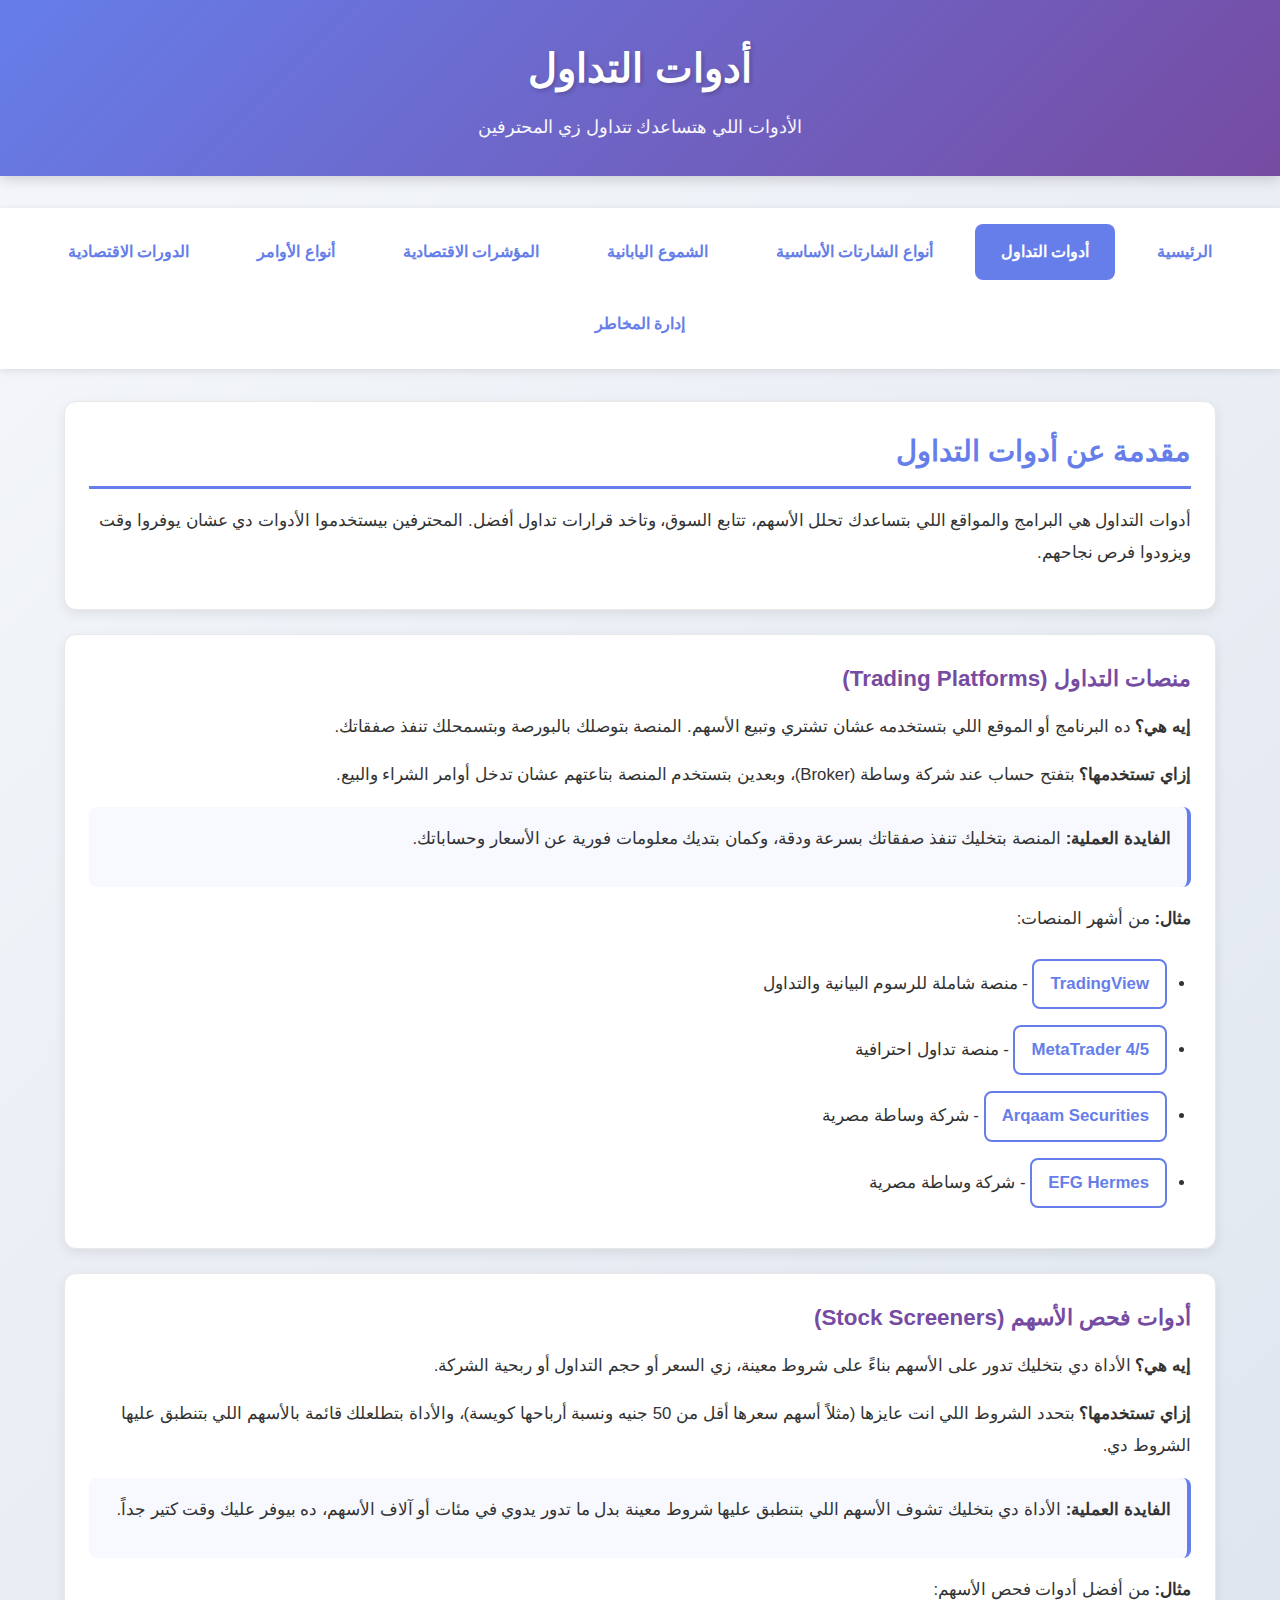
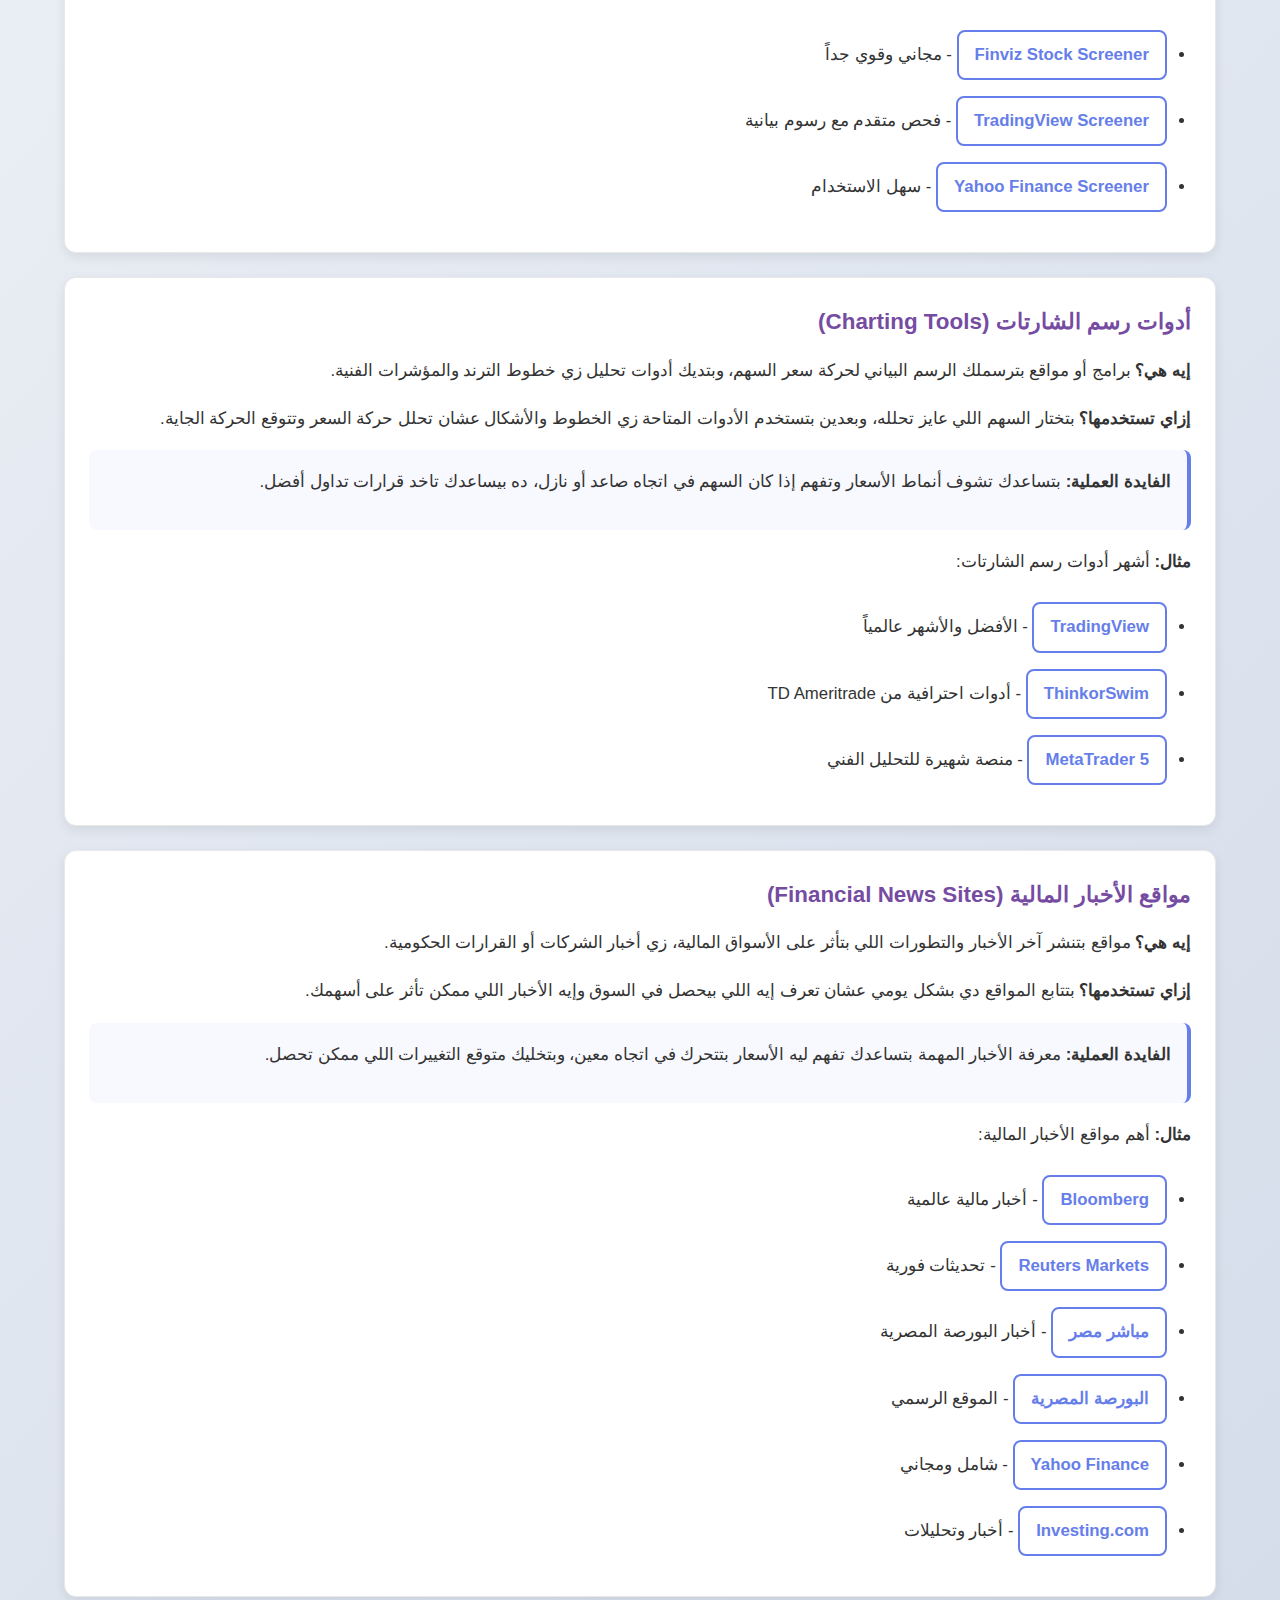
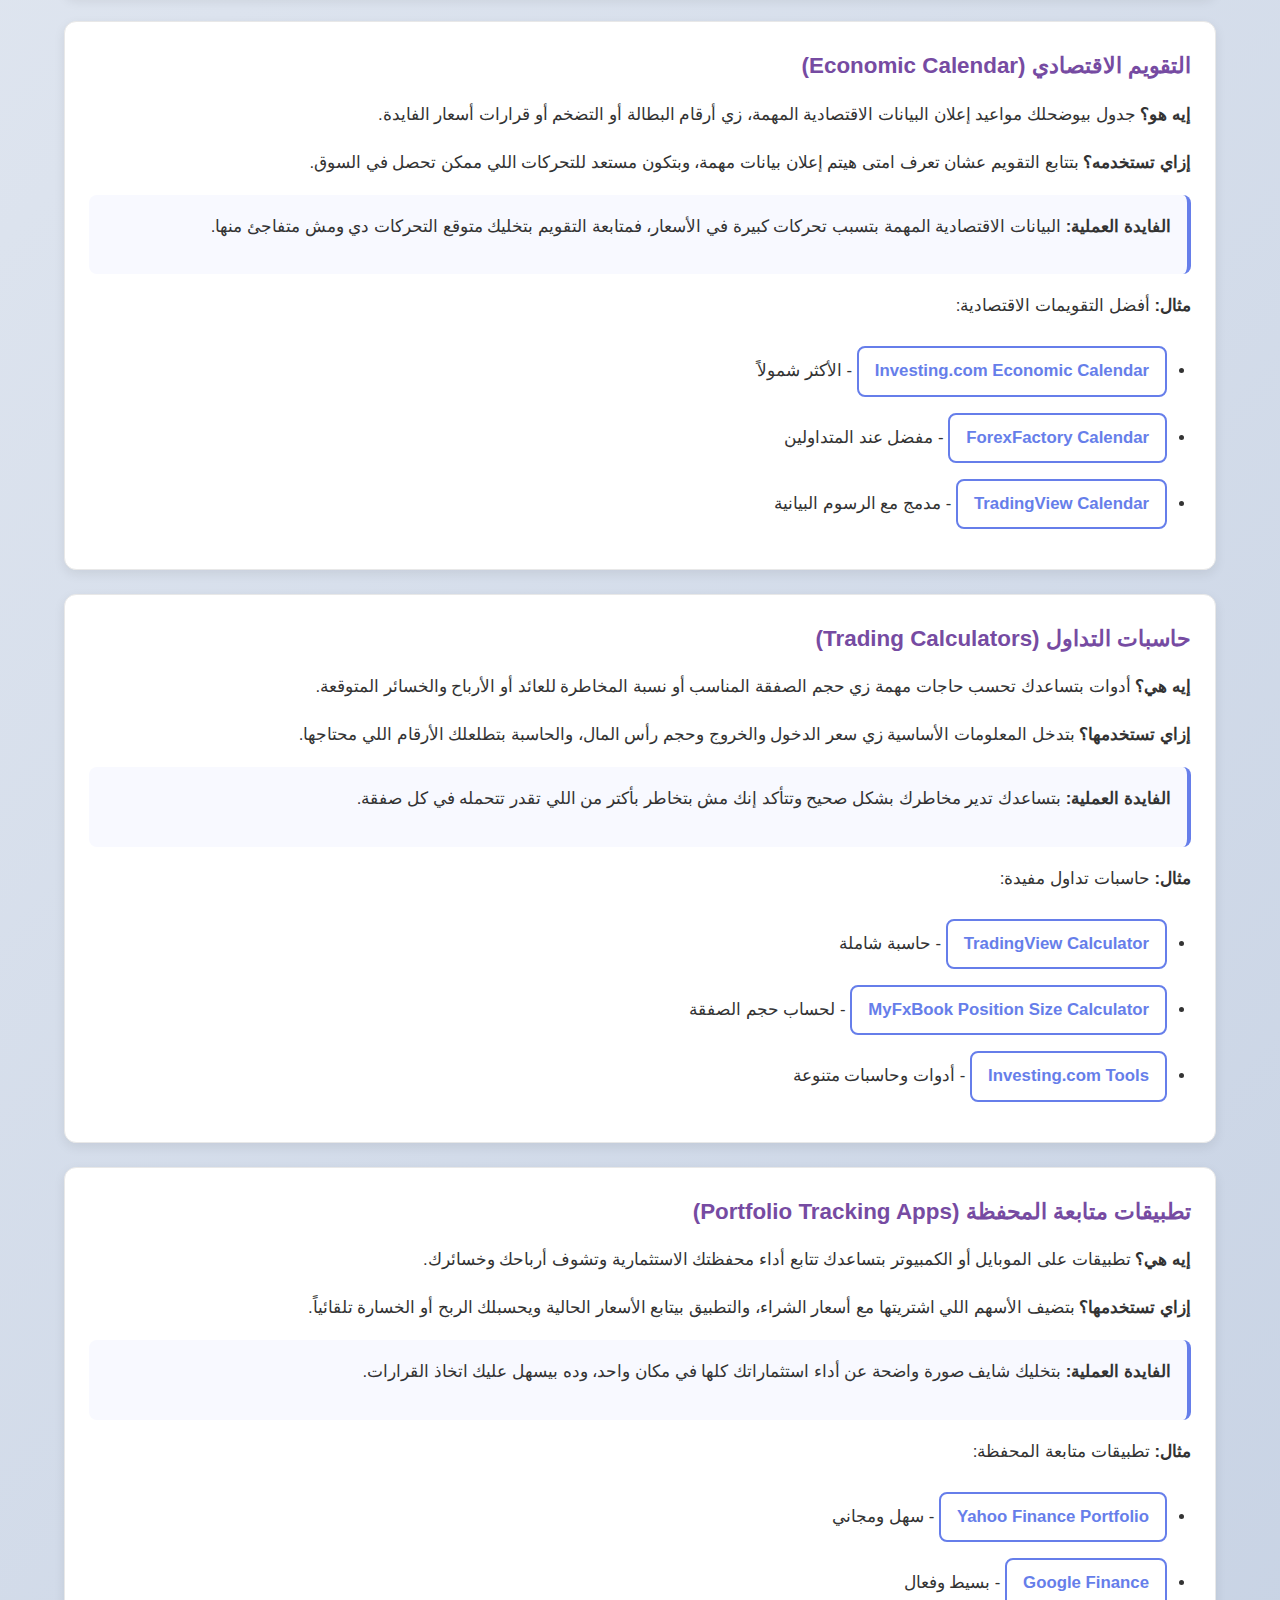
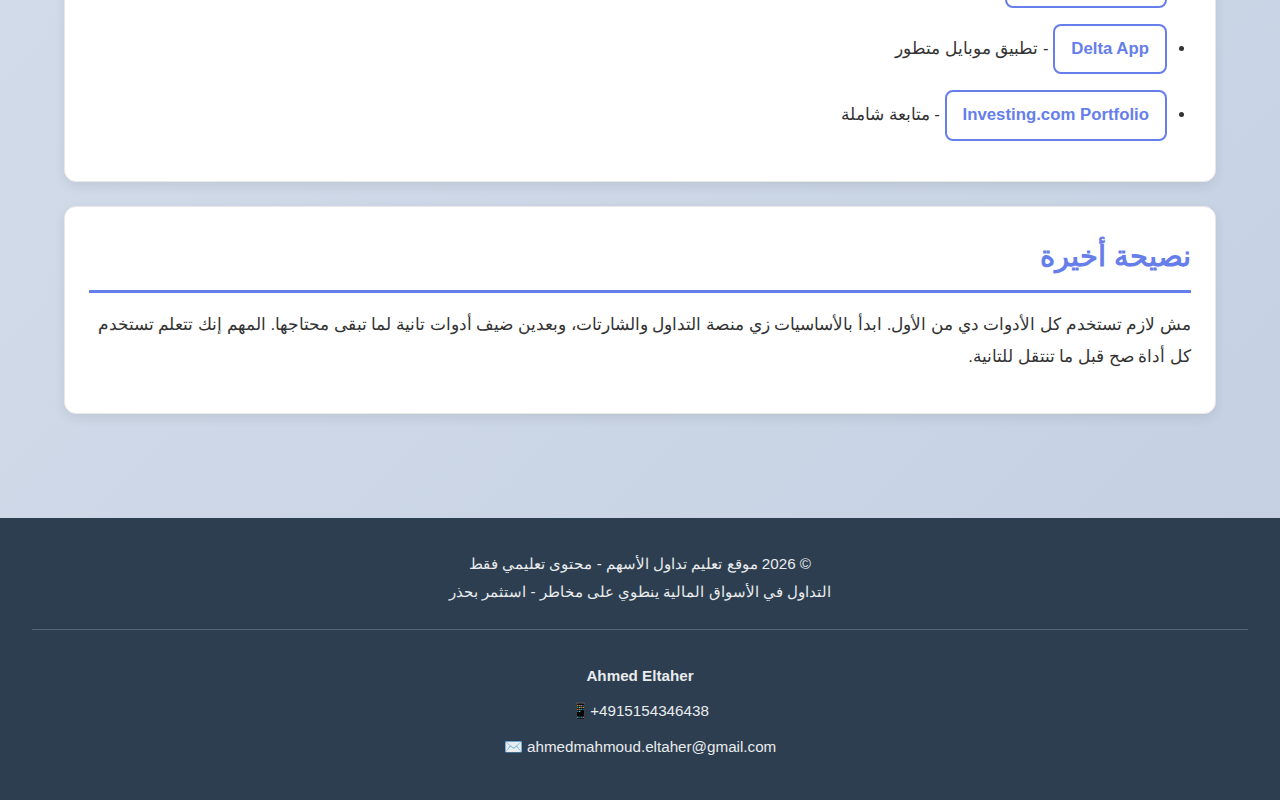
<file: tools.html>
<!DOCTYPE html>
<html lang="ar" dir="rtl">
<head>
    <meta charset="UTF-8">
    <meta name="viewport" content="width=device-width, initial-scale=1.0">
    <title>أدوات التداول - تعليم تداول الأسهم</title>
    <link rel="stylesheet" href="assets/css/styles.css">
</head>
<body>
    <header>
        <h1>أدوات التداول</h1>
        <p>الأدوات اللي هتساعدك تتداول زي المحترفين</p>
    </header>

    <nav>
        <ul>
            <li><a href="index.html">الرئيسية</a></li>
            <li><a href="tools.html" class="active">أدوات التداول</a></li>
            <li><a href="trading-charts.html">أنواع الشارتات الأساسية</a></li>
            <li><a href="candlesticks.html">الشموع اليابانية</a></li>
            <li><a href="indicators.html">المؤشرات الاقتصادية</a></li>            
            <li><a href="orders.html">أنواع الأوامر</a></li>
            <li><a href="cycles-hub.html">الدورات الاقتصادية</a></li>
            <li><a href="risk-management.html">إدارة المخاطر</a></li>
        </ul>
    </nav>

    <div class="container">
        <div class="card">
            <h2>مقدمة عن أدوات التداول</h2>
            <p>أدوات التداول هي البرامج والمواقع اللي بتساعدك تحلل الأسهم، تتابع السوق، وتاخد قرارات تداول أفضل. المحترفين بيستخدموا الأدوات دي عشان يوفروا وقت ويزودوا فرص نجاحهم.</p>
        </div>

        <div class="card">
            <h3>منصات التداول (Trading Platforms)</h3>
            <p><strong>إيه هي؟</strong> ده البرنامج أو الموقع اللي بتستخدمه عشان تشتري وتبيع الأسهم. المنصة بتوصلك بالبورصة وبتسمحلك تنفذ صفقاتك.</p>
            
            <p><strong>إزاي تستخدمها؟</strong> بتفتح حساب عند شركة وساطة (Broker)، وبعدين بتستخدم المنصة بتاعتهم عشان تدخل أوامر الشراء والبيع.</p>
            
            <div class="highlight-box">
                <p><strong>الفايدة العملية:</strong> المنصة بتخليك تنفذ صفقاتك بسرعة ودقة، وكمان بتديك معلومات فورية عن الأسعار وحساباتك.</p>
            </div>
            
            <p><strong>مثال:</strong> من أشهر المنصات:</p>
            <ul>
                <li><a href="https://www.tradingview.com" target="_blank" class="external-link">TradingView</a> - منصة شاملة للرسوم البيانية والتداول</li>
                <li><a href="https://www.metatrader4.com" target="_blank" class="external-link">MetaTrader 4/5</a> - منصة تداول احترافية</li>
                <li><a href="https://www.arqaam.com" target="_blank" class="external-link">Arqaam Securities</a> - شركة وساطة مصرية</li>
                <li><a href="https://www.efghermes.com" target="_blank" class="external-link">EFG Hermes</a> - شركة وساطة مصرية</li>
            </ul>
        </div>

        <div class="card">
            <h3>أدوات فحص الأسهم (Stock Screeners)</h3>
            <p><strong>إيه هي؟</strong> الأداة دي بتخليك تدور على الأسهم بناءً على شروط معينة، زي السعر أو حجم التداول أو ربحية الشركة.</p>
            
            <p><strong>إزاي تستخدمها؟</strong> بتحدد الشروط اللي انت عايزها (مثلاً أسهم سعرها أقل من 50 جنيه ونسبة أرباحها كويسة)، والأداة بتطلعلك قائمة بالأسهم اللي بتنطبق عليها الشروط دي.</p>
            
            <div class="highlight-box">
                <p><strong>الفايدة العملية:</strong> الأداة دي بتخليك تشوف الأسهم اللي بتنطبق عليها شروط معينة بدل ما تدور يدوي في مئات أو آلاف الأسهم، ده بيوفر عليك وقت كتير جداً.</p>
            </div>
            
            <p><strong>مثال:</strong> من أفضل أدوات فحص الأسهم:</p>
            <ul>
                <li><a href="https://finviz.com/screener.ashx" target="_blank" class="external-link">Finviz Stock Screener</a> - مجاني وقوي جداً</li>
                <li><a href="https://www.tradingview.com/screener/" target="_blank" class="external-link">TradingView Screener</a> - فحص متقدم مع رسوم بيانية</li>
                <li><a href="https://finance.yahoo.com/screener" target="_blank" class="external-link">Yahoo Finance Screener</a> - سهل الاستخدام</li>
            </ul>
        </div>

        <div class="card">
            <h3>أدوات رسم الشارتات (Charting Tools)</h3>
            <p><strong>إيه هي؟</strong> برامج أو مواقع بترسملك الرسم البياني لحركة سعر السهم، وبتديك أدوات تحليل زي خطوط الترند والمؤشرات الفنية.</p>
            
            <p><strong>إزاي تستخدمها؟</strong> بتختار السهم اللي عايز تحلله، وبعدين بتستخدم الأدوات المتاحة زي الخطوط والأشكال عشان تحلل حركة السعر وتتوقع الحركة الجاية.</p>
            
            <div class="highlight-box">
                <p><strong>الفايدة العملية:</strong> بتساعدك تشوف أنماط الأسعار وتفهم إذا كان السهم في اتجاه صاعد أو نازل، ده بيساعدك تاخد قرارات تداول أفضل.</p>
            </div>
            
            <p><strong>مثال:</strong> أشهر أدوات رسم الشارتات:</p>
            <ul>
                <li><a href="https://www.tradingview.com/chart/" target="_blank" class="external-link">TradingView</a> - الأفضل والأشهر عالمياً</li>
                <li><a href="https://www.tdameritrade.com/tools-and-platforms/thinkorswim.html" target="_blank" class="external-link">ThinkorSwim</a> - أدوات احترافية من TD Ameritrade</li>
                <li><a href="https://www.metatrader5.com" target="_blank" class="external-link">MetaTrader 5</a> - منصة شهيرة للتحليل الفني</li>
            </ul>
        </div>

        <div class="card">
            <h3>مواقع الأخبار المالية (Financial News Sites)</h3>
            <p><strong>إيه هي؟</strong> مواقع بتنشر آخر الأخبار والتطورات اللي بتأثر على الأسواق المالية، زي أخبار الشركات أو القرارات الحكومية.</p>
            
            <p><strong>إزاي تستخدمها؟</strong> بتتابع المواقع دي بشكل يومي عشان تعرف إيه اللي بيحصل في السوق وإيه الأخبار اللي ممكن تأثر على أسهمك.</p>
            
            <div class="highlight-box">
                <p><strong>الفايدة العملية:</strong> معرفة الأخبار المهمة بتساعدك تفهم ليه الأسعار بتتحرك في اتجاه معين، وبتخليك متوقع التغييرات اللي ممكن تحصل.</p>
            </div>
            
            <p><strong>مثال:</strong> أهم مواقع الأخبار المالية:</p>
            <ul>
                <li><a href="https://www.bloomberg.com" target="_blank" class="external-link">Bloomberg</a> - أخبار مالية عالمية</li>
                <li><a href="https://www.reuters.com/markets" target="_blank" class="external-link">Reuters Markets</a> - تحديثات فورية</li>
                <li><a href="https://www.mubasher.info" target="_blank" class="external-link">مباشر مصر</a> - أخبار البورصة المصرية</li>
                <li><a href="https://www.egx.com.eg" target="_blank" class="external-link">البورصة المصرية</a> - الموقع الرسمي</li>
                <li><a href="https://finance.yahoo.com" target="_blank" class="external-link">Yahoo Finance</a> - شامل ومجاني</li>
                <li><a href="https://www.investing.com/news" target="_blank" class="external-link">Investing.com</a> - أخبار وتحليلات</li>
            </ul>
        </div>

        <div class="card">
            <h3>التقويم الاقتصادي (Economic Calendar)</h3>
            <p><strong>إيه هو؟</strong> جدول بيوضحلك مواعيد إعلان البيانات الاقتصادية المهمة، زي أرقام البطالة أو التضخم أو قرارات أسعار الفايدة.</p>
            
            <p><strong>إزاي تستخدمه؟</strong> بتتابع التقويم عشان تعرف امتى هيتم إعلان بيانات مهمة، وبتكون مستعد للتحركات اللي ممكن تحصل في السوق.</p>
            
            <div class="highlight-box">
                <p><strong>الفايدة العملية:</strong> البيانات الاقتصادية المهمة بتسبب تحركات كبيرة في الأسعار، فمتابعة التقويم بتخليك متوقع التحركات دي ومش متفاجئ منها.</p>
            </div>
            
            <p><strong>مثال:</strong> أفضل التقويمات الاقتصادية:</p>
            <ul>
                <li><a href="https://www.investing.com/economic-calendar/" target="_blank" class="external-link">Investing.com Economic Calendar</a> - الأكثر شمولاً</li>
                <li><a href="https://www.forexfactory.com/calendar" target="_blank" class="external-link">ForexFactory Calendar</a> - مفضل عند المتداولين</li>
                <li><a href="https://www.tradingview.com/economic-calendar/" target="_blank" class="external-link">TradingView Calendar</a> - مدمج مع الرسوم البيانية</li>
            </ul>
        </div>

        <div class="card">
            <h3>حاسبات التداول (Trading Calculators)</h3>
            <p><strong>إيه هي؟</strong> أدوات بتساعدك تحسب حاجات مهمة زي حجم الصفقة المناسب أو نسبة المخاطرة للعائد أو الأرباح والخسائر المتوقعة.</p>
            
            <p><strong>إزاي تستخدمها؟</strong> بتدخل المعلومات الأساسية زي سعر الدخول والخروج وحجم رأس المال، والحاسبة بتطلعلك الأرقام اللي محتاجها.</p>
            
            <div class="highlight-box">
                <p><strong>الفايدة العملية:</strong> بتساعدك تدير مخاطرك بشكل صحيح وتتأكد إنك مش بتخاطر بأكتر من اللي تقدر تتحمله في كل صفقة.</p>
            </div>
            
            <p><strong>مثال:</strong> حاسبات تداول مفيدة:</p>
            <ul>
                <li><a href="https://www.tradingview.com/support/solutions/43000502233/" target="_blank" class="external-link">TradingView Calculator</a> - حاسبة شاملة</li>
                <li><a href="https://www.myfxbook.com/forex-calculators/position-size-calculator" target="_blank" class="external-link">MyFxBook Position Size Calculator</a> - لحساب حجم الصفقة</li>
                <li><a href="https://www.investing.com/tools/" target="_blank" class="external-link">Investing.com Tools</a> - أدوات وحاسبات متنوعة</li>
            </ul>
        </div>

        <div class="card">
            <h3>تطبيقات متابعة المحفظة (Portfolio Tracking Apps)</h3>
            <p><strong>إيه هي؟</strong> تطبيقات على الموبايل أو الكمبيوتر بتساعدك تتابع أداء محفظتك الاستثمارية وتشوف أرباحك وخسائرك.</p>
            
            <p><strong>إزاي تستخدمها؟</strong> بتضيف الأسهم اللي اشتريتها مع أسعار الشراء، والتطبيق بيتابع الأسعار الحالية ويحسبلك الربح أو الخسارة تلقائياً.</p>
            
            <div class="highlight-box">
                <p><strong>الفايدة العملية:</strong> بتخليك شايف صورة واضحة عن أداء استثماراتك كلها في مكان واحد، وده بيسهل عليك اتخاذ القرارات.</p>
            </div>
            
            <p><strong>مثال:</strong> تطبيقات متابعة المحفظة:</p>
            <ul>
                <li><a href="https://finance.yahoo.com/portfolio" target="_blank" class="external-link">Yahoo Finance Portfolio</a> - سهل ومجاني</li>
                <li><a href="https://www.google.com/finance/portfolio" target="_blank" class="external-link">Google Finance</a> - بسيط وفعال</li>
                <li><a href="https://delta.app" target="_blank" class="external-link">Delta App</a> - تطبيق موبايل متطور</li>
                <li><a href="https://www.investing.com/portfolio/" target="_blank" class="external-link">Investing.com Portfolio</a> - متابعة شاملة</li>
            </ul>
        </div>

        <div class="card">
            <h2>نصيحة أخيرة</h2>
            <p>مش لازم تستخدم كل الأدوات دي من الأول. ابدأ بالأساسيات زي منصة التداول والشارتات، وبعدين ضيف أدوات تانية لما تبقى محتاجها. المهم إنك تتعلم تستخدم كل أداة صح قبل ما تنتقل للتانية.</p>
        </div>
    </div>

    <footer>
        <p>© 2026 موقع تعليم تداول الأسهم - محتوى تعليمي فقط</p>
        <p>التداول في الأسواق المالية ينطوي على مخاطر - استثمر بحذر</p>
        <div style="margin-top: 1.5rem; padding-top: 1.5rem; border-top: 1px solid rgba(255,255,255,0.2);">
            <p style="margin: 0.5rem 0;"><strong>Ahmed Eltaher</strong></p>
            <p style="margin: 0.5rem 0;">
                <a href="https://wa.me/4915154346438" target="_blank" style="color: white; text-decoration: none;">
                    4915154346438+📱
                </a>
            </p>
            <p style="margin: 0.5rem 0;">
                <a href="mailto:ahmedmahmoud.eltaher@gmail.com" style="color: white; text-decoration: none;">
                    ahmedmahmoud.eltaher@gmail.com ✉️
                </a>
            </p>
        </div>
    </footer>

    <script src="assets/js/main.js"></script>
</body>
</html>
</file>
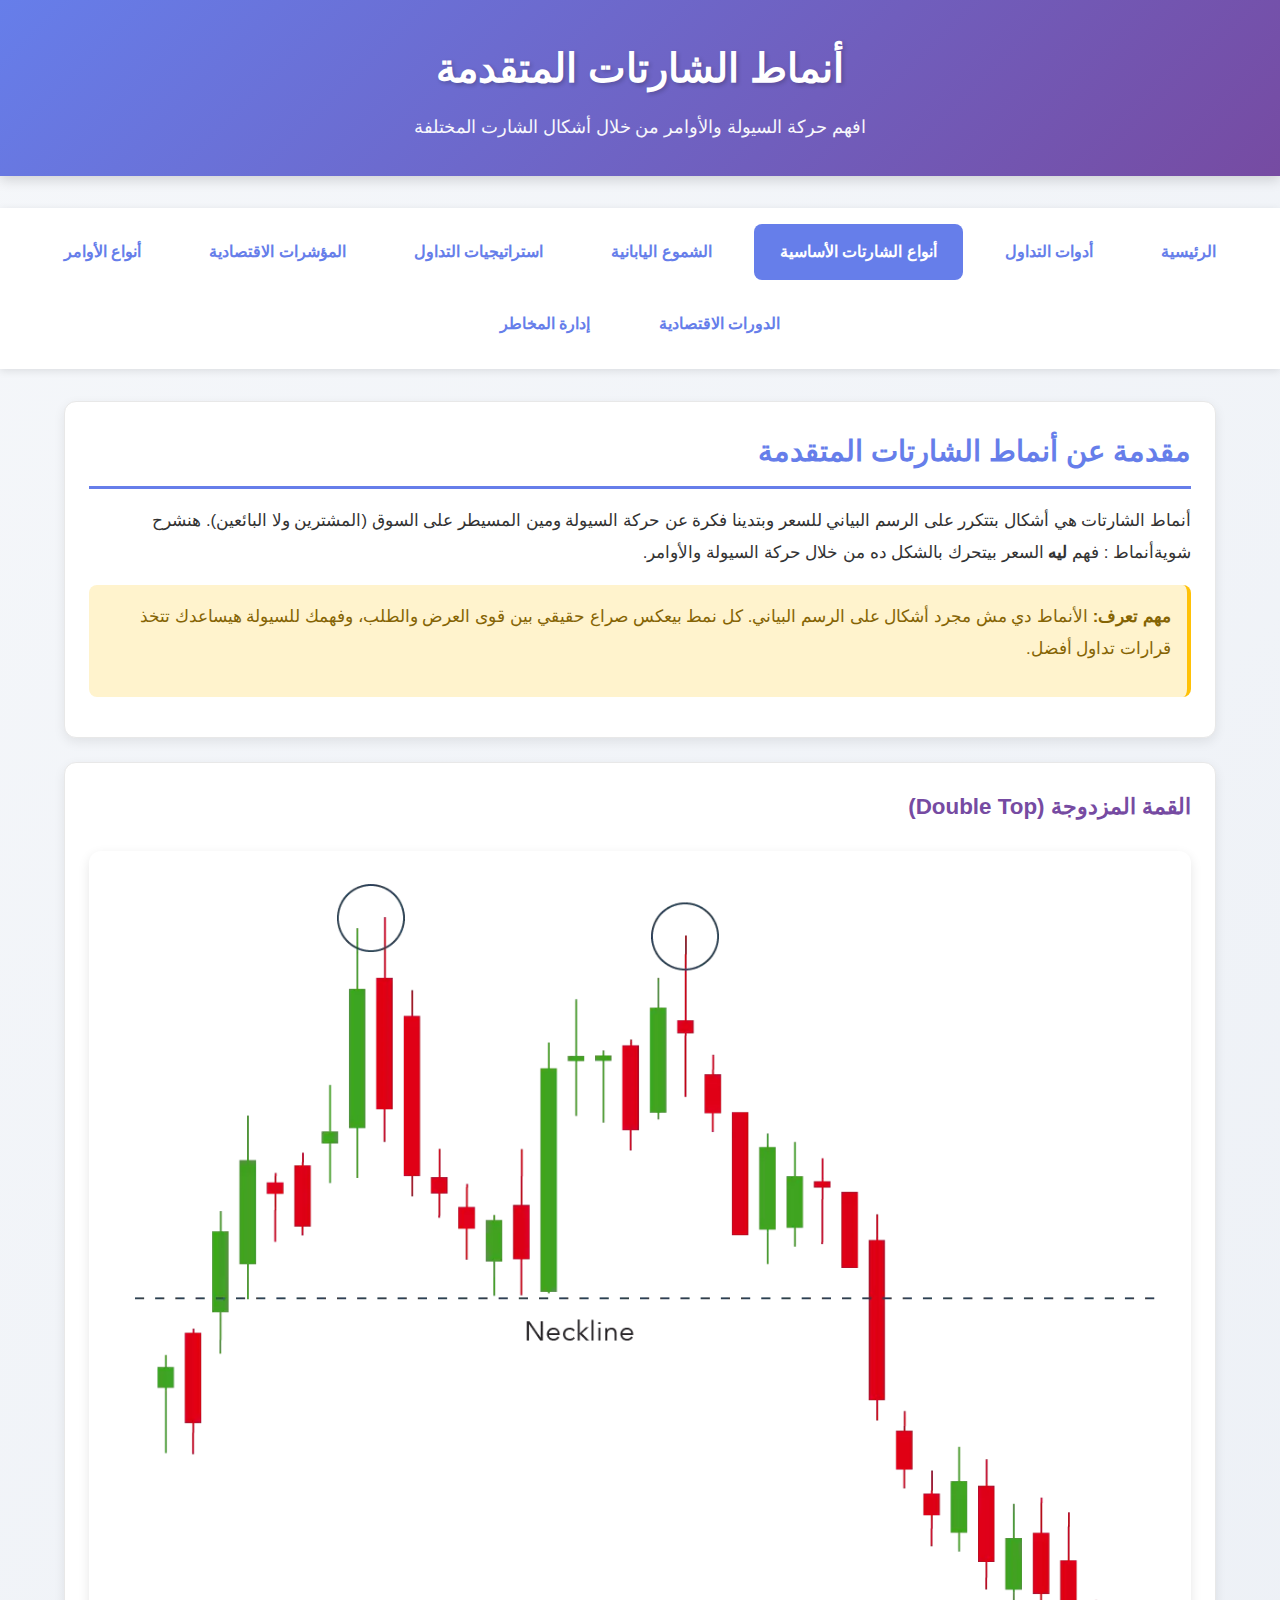
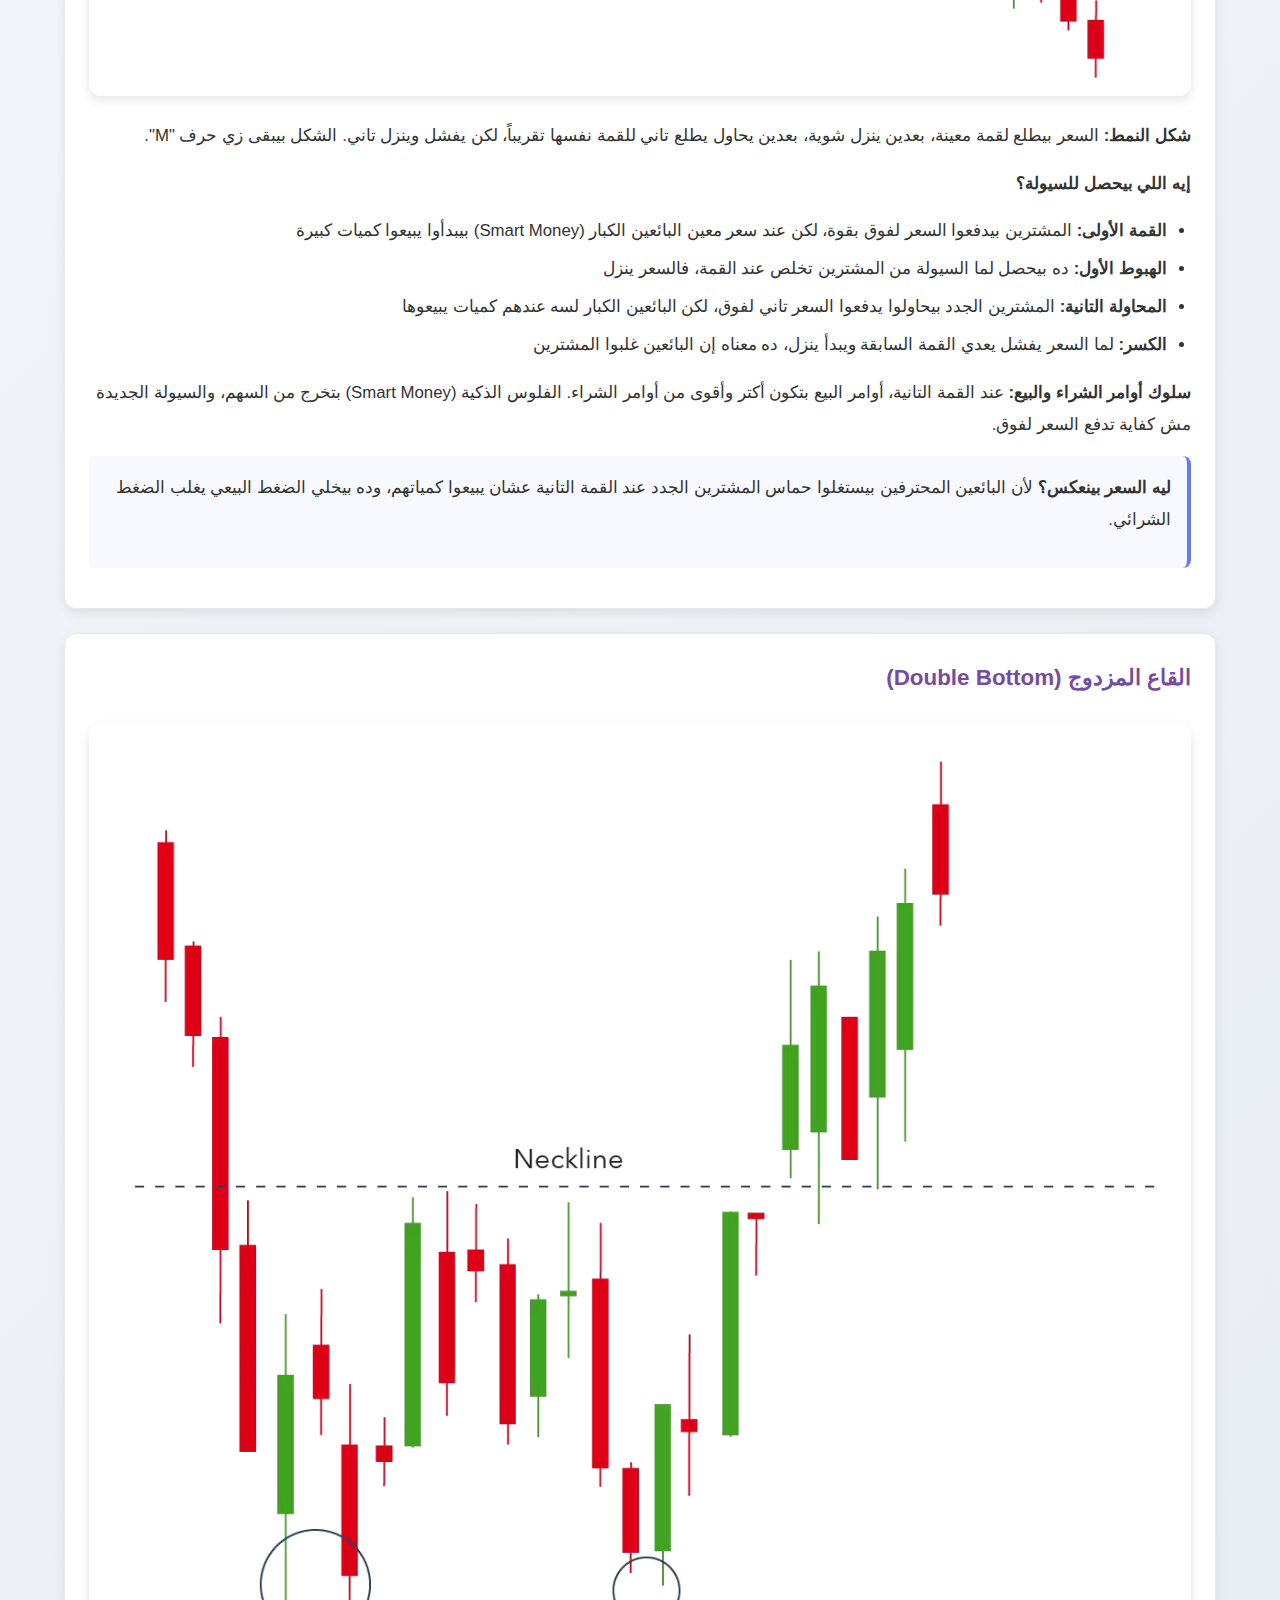
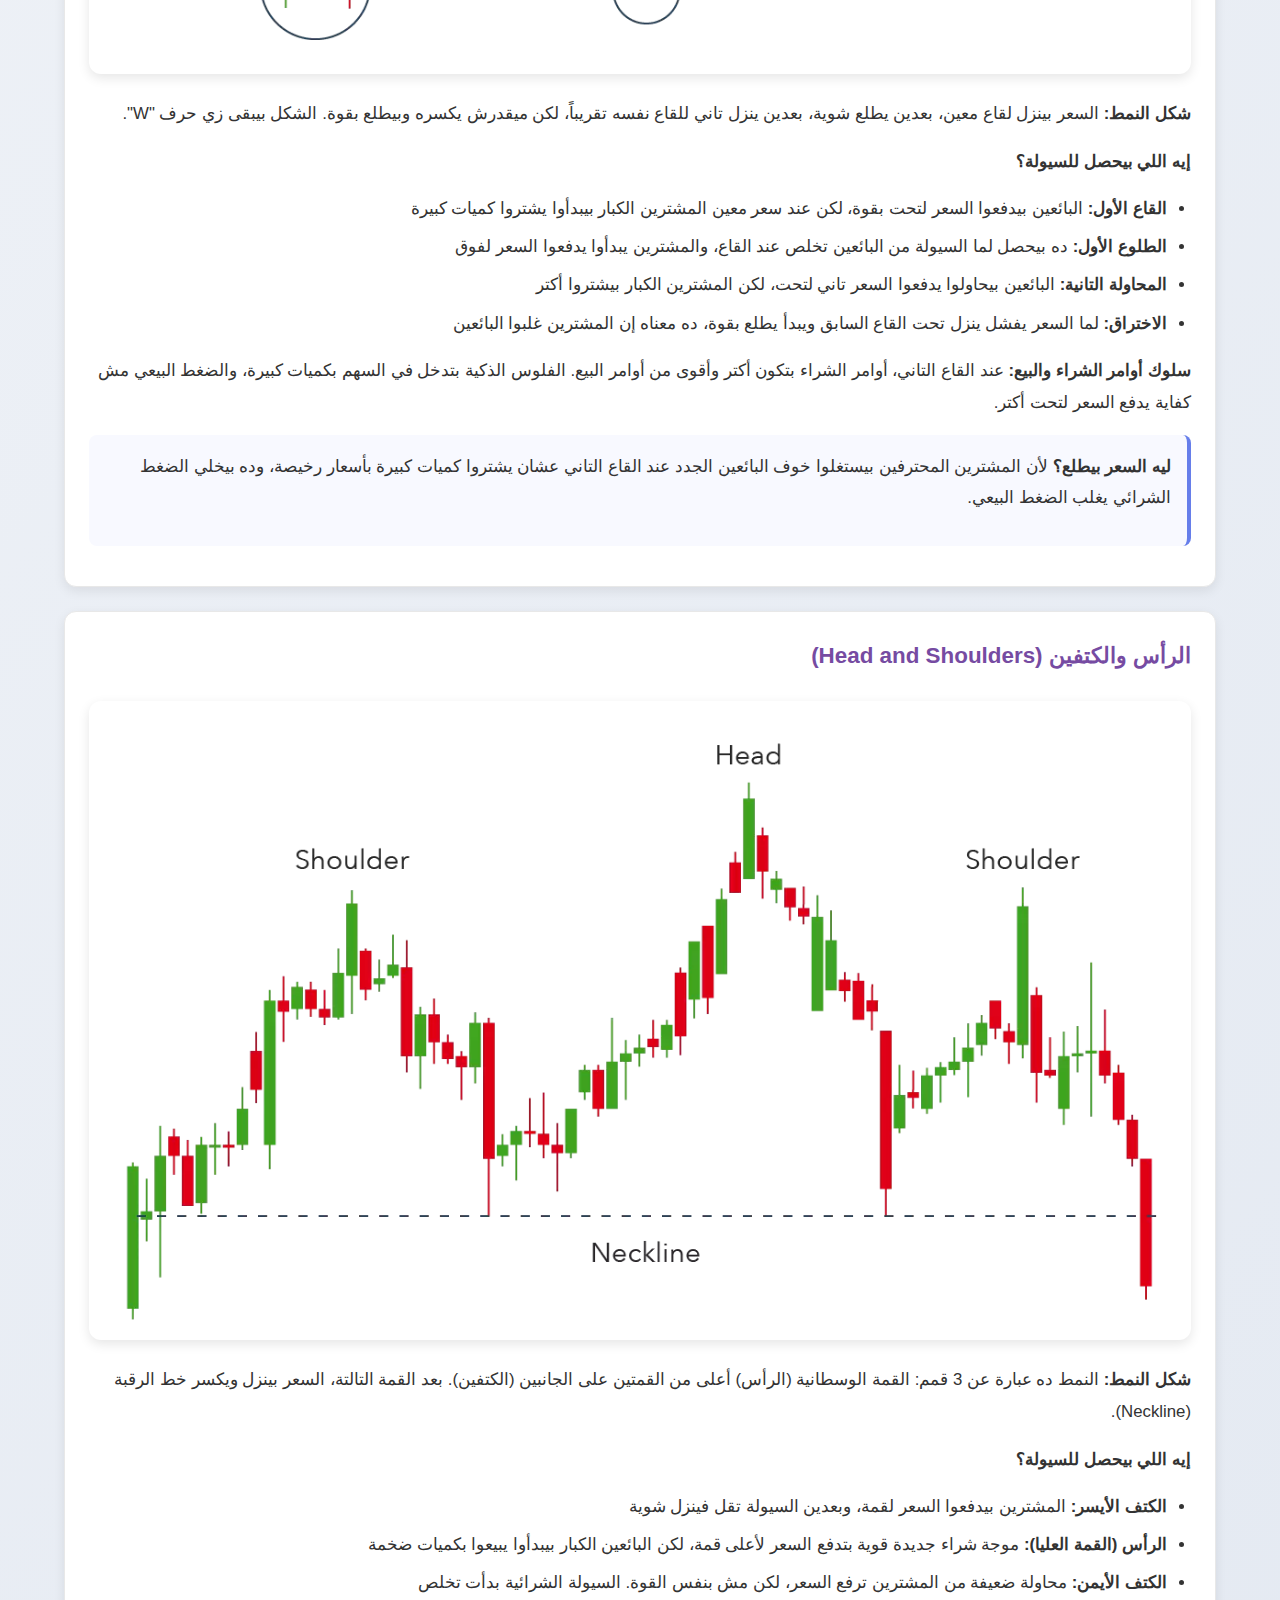
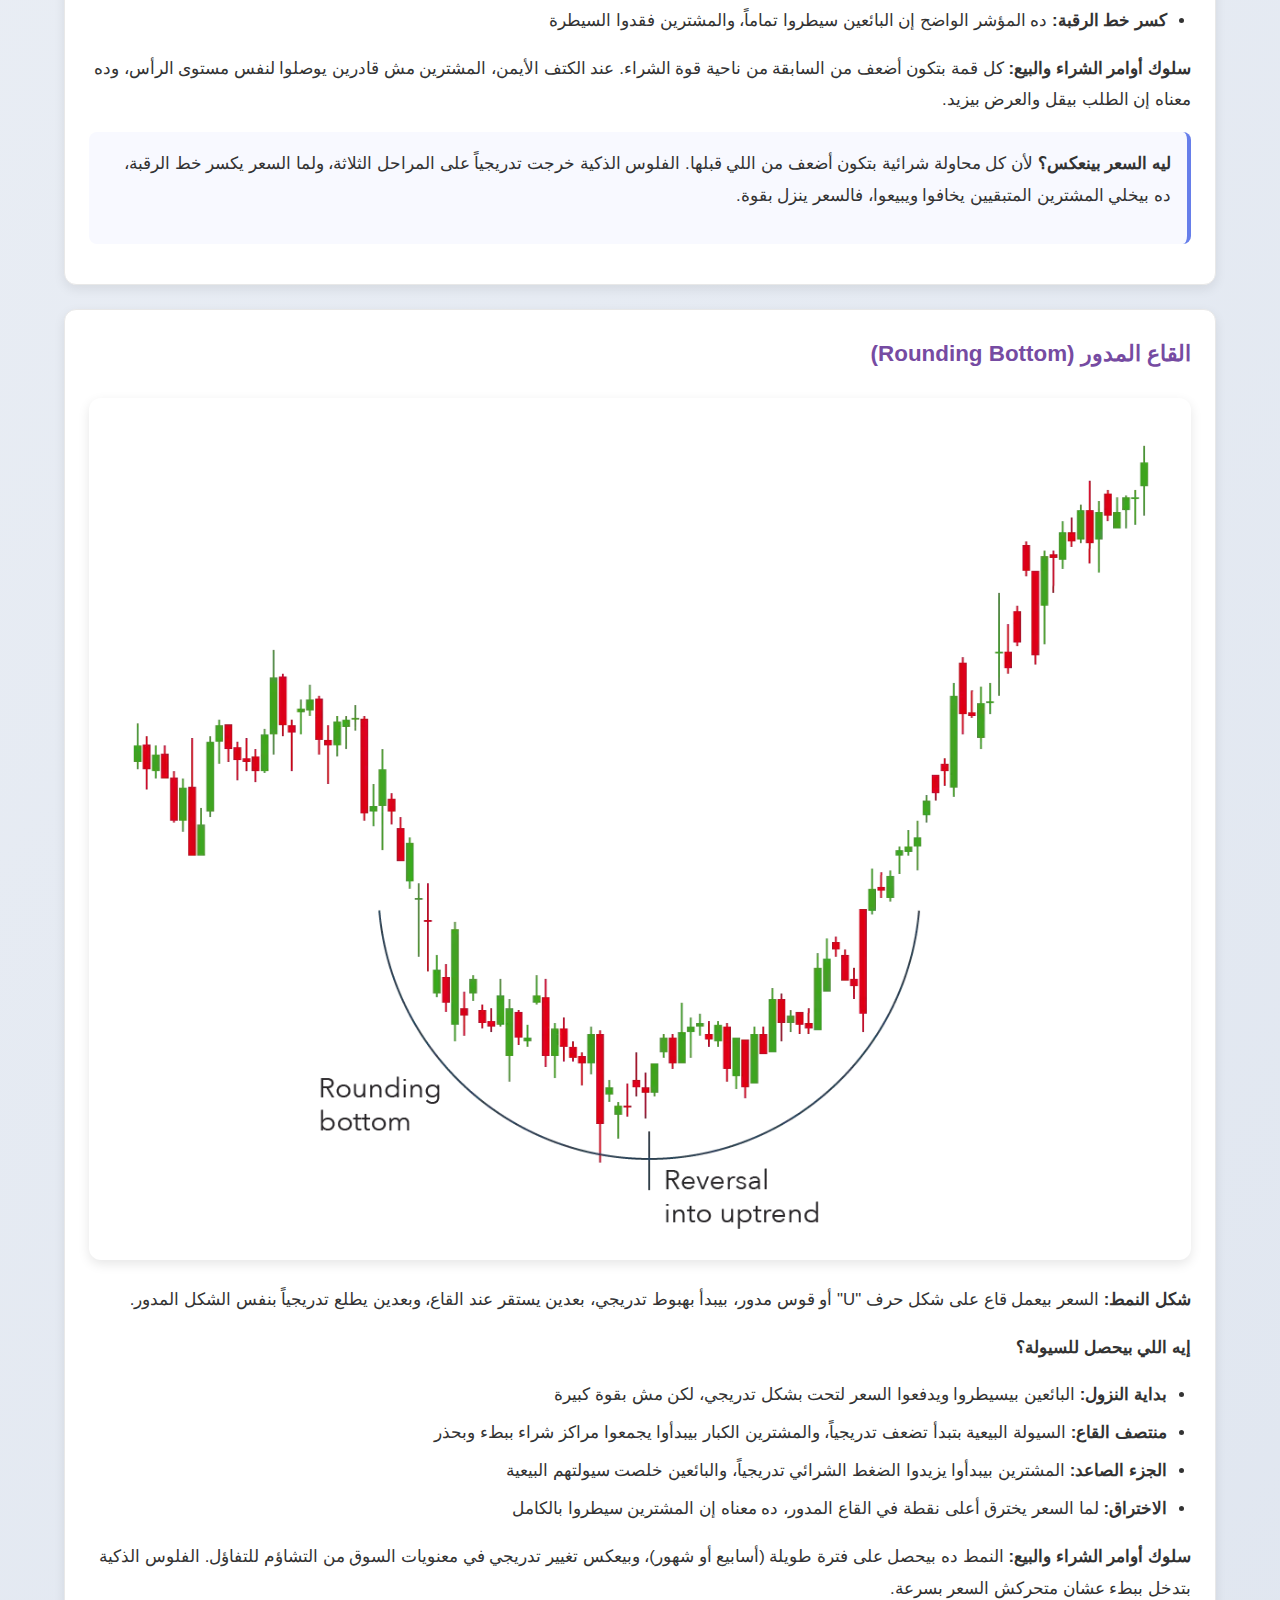
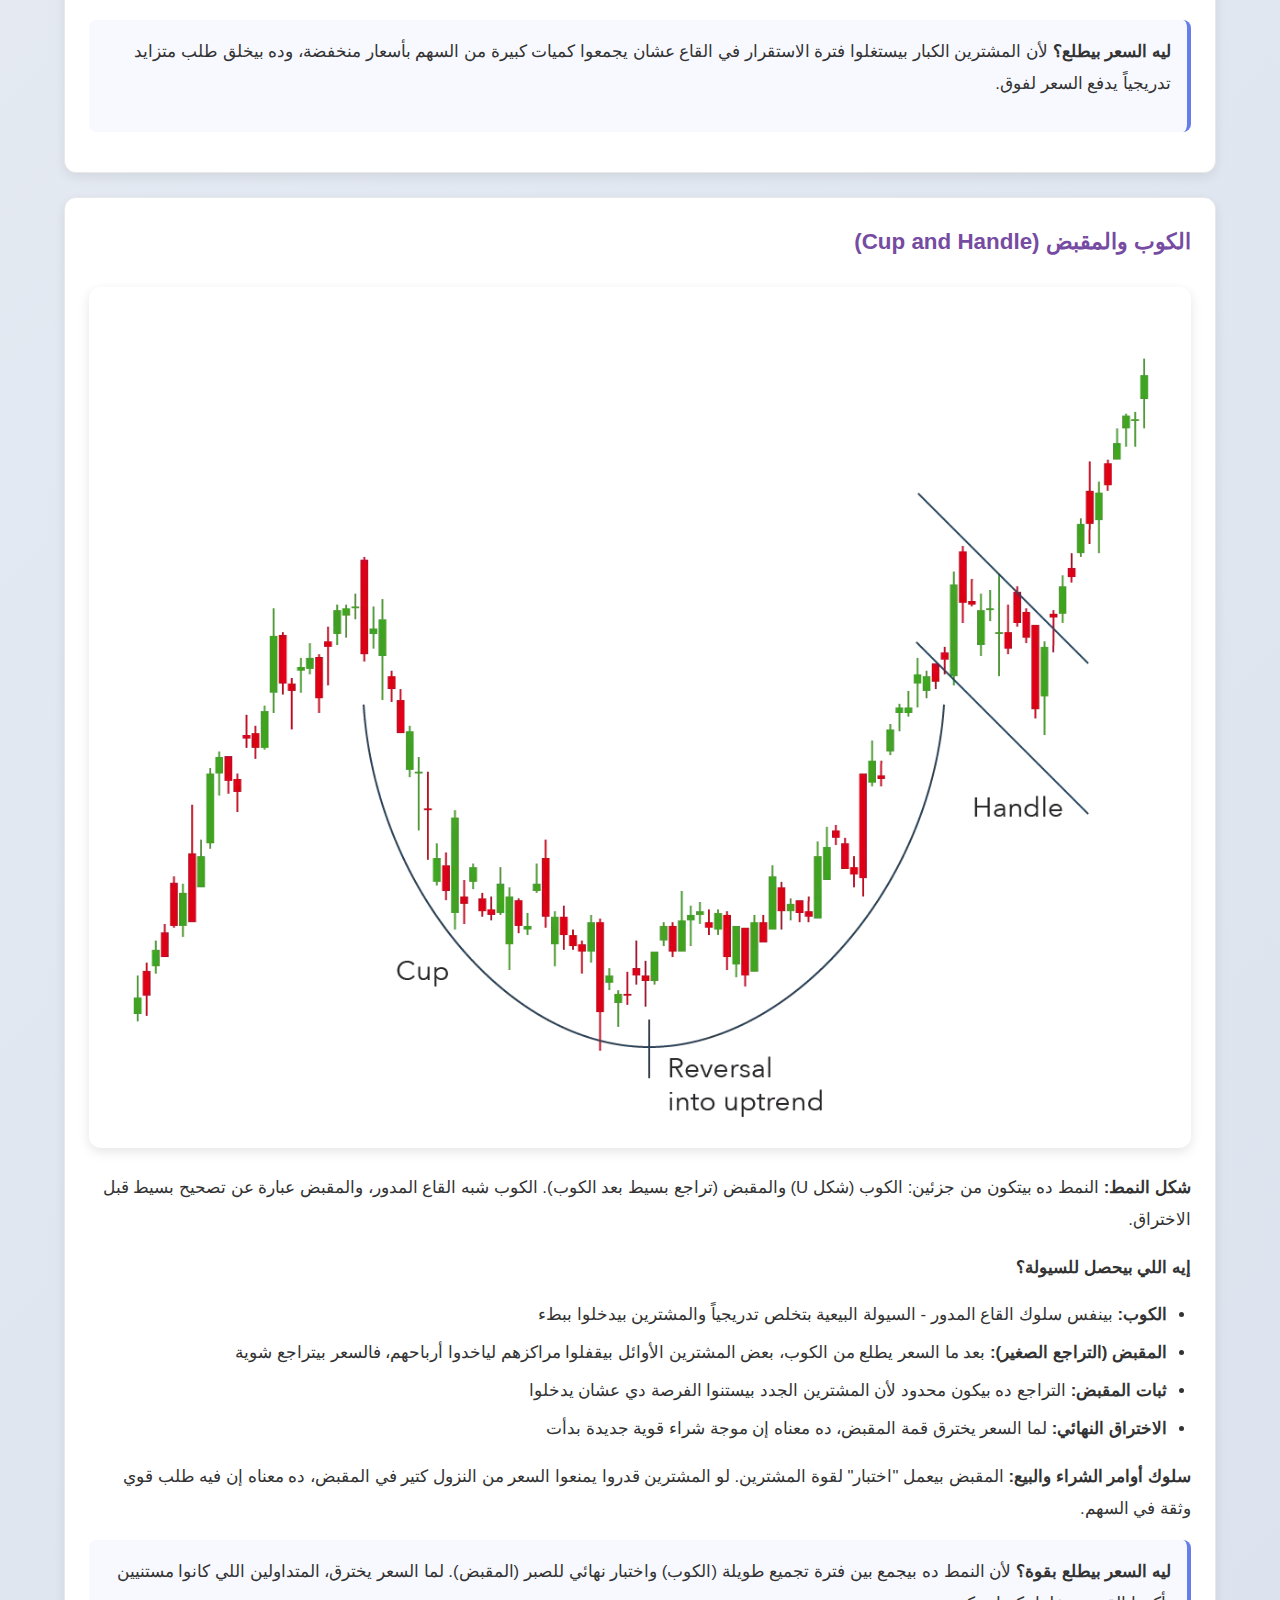
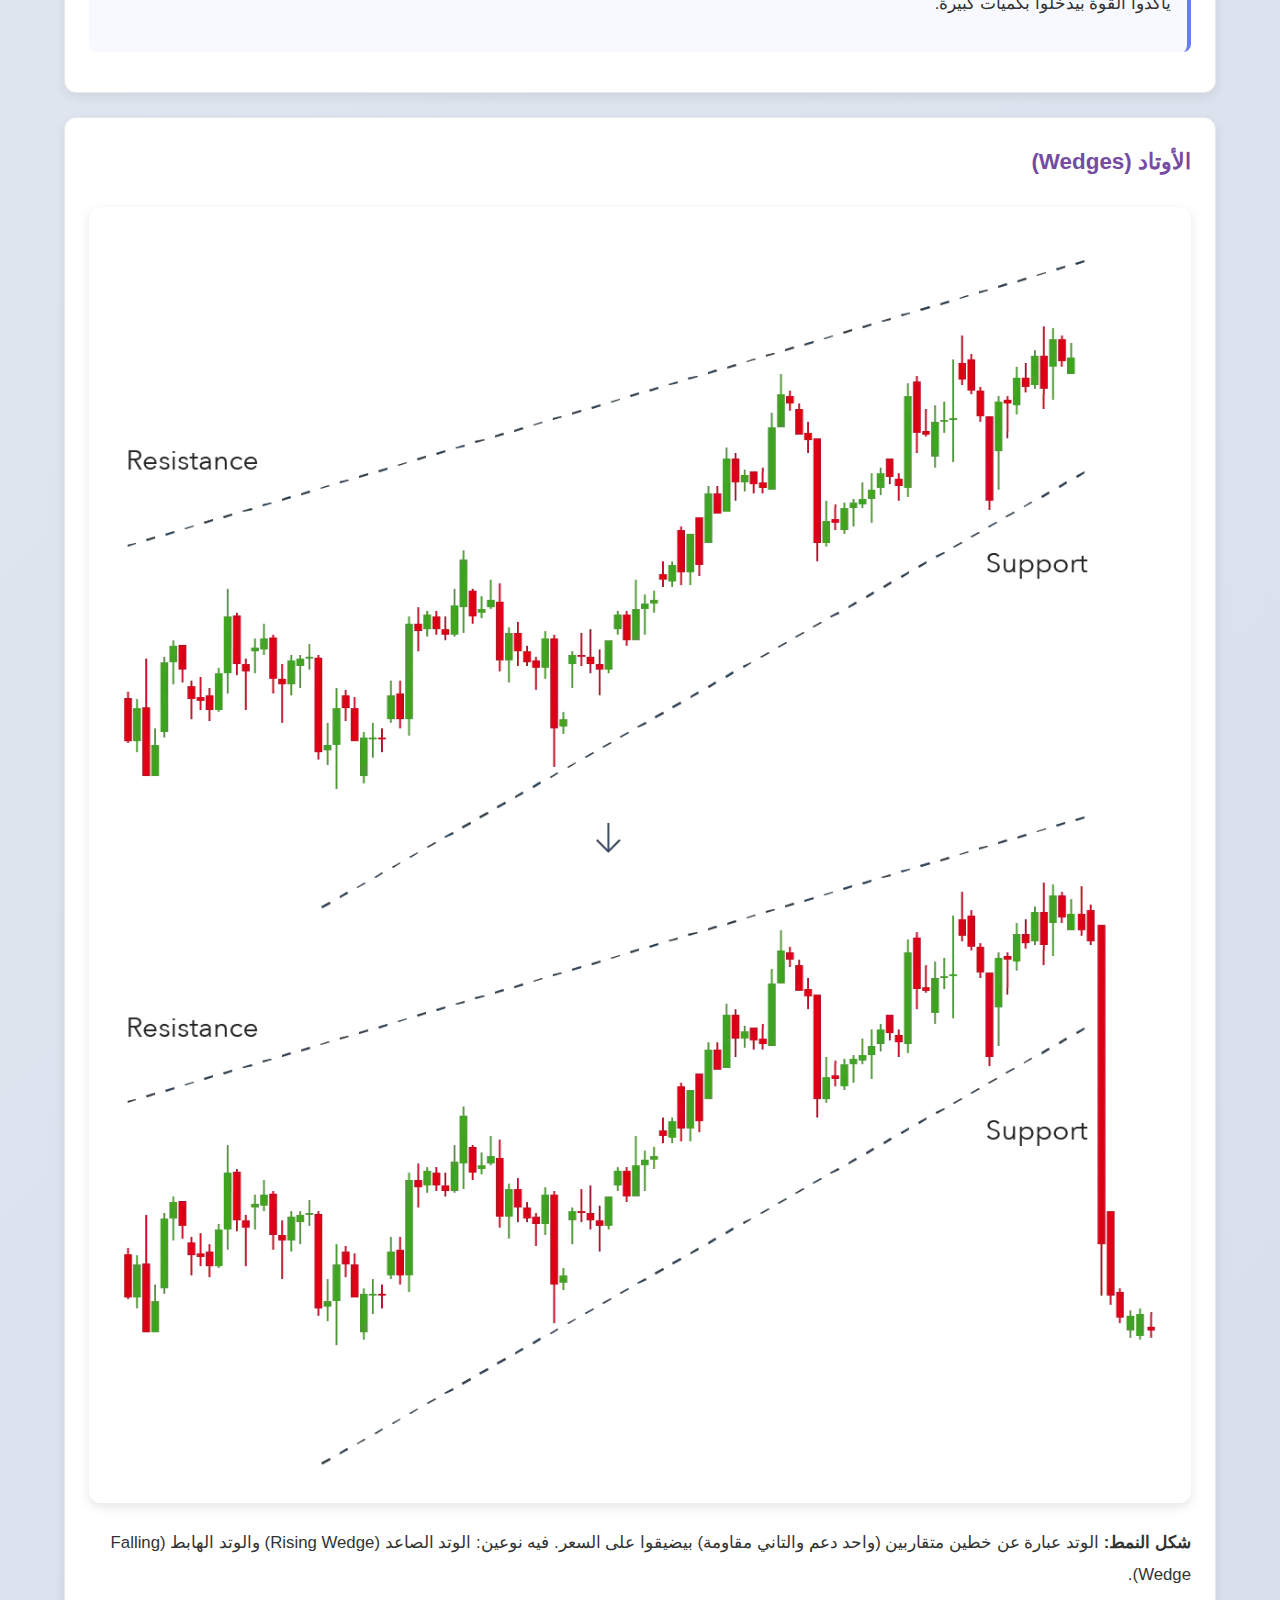
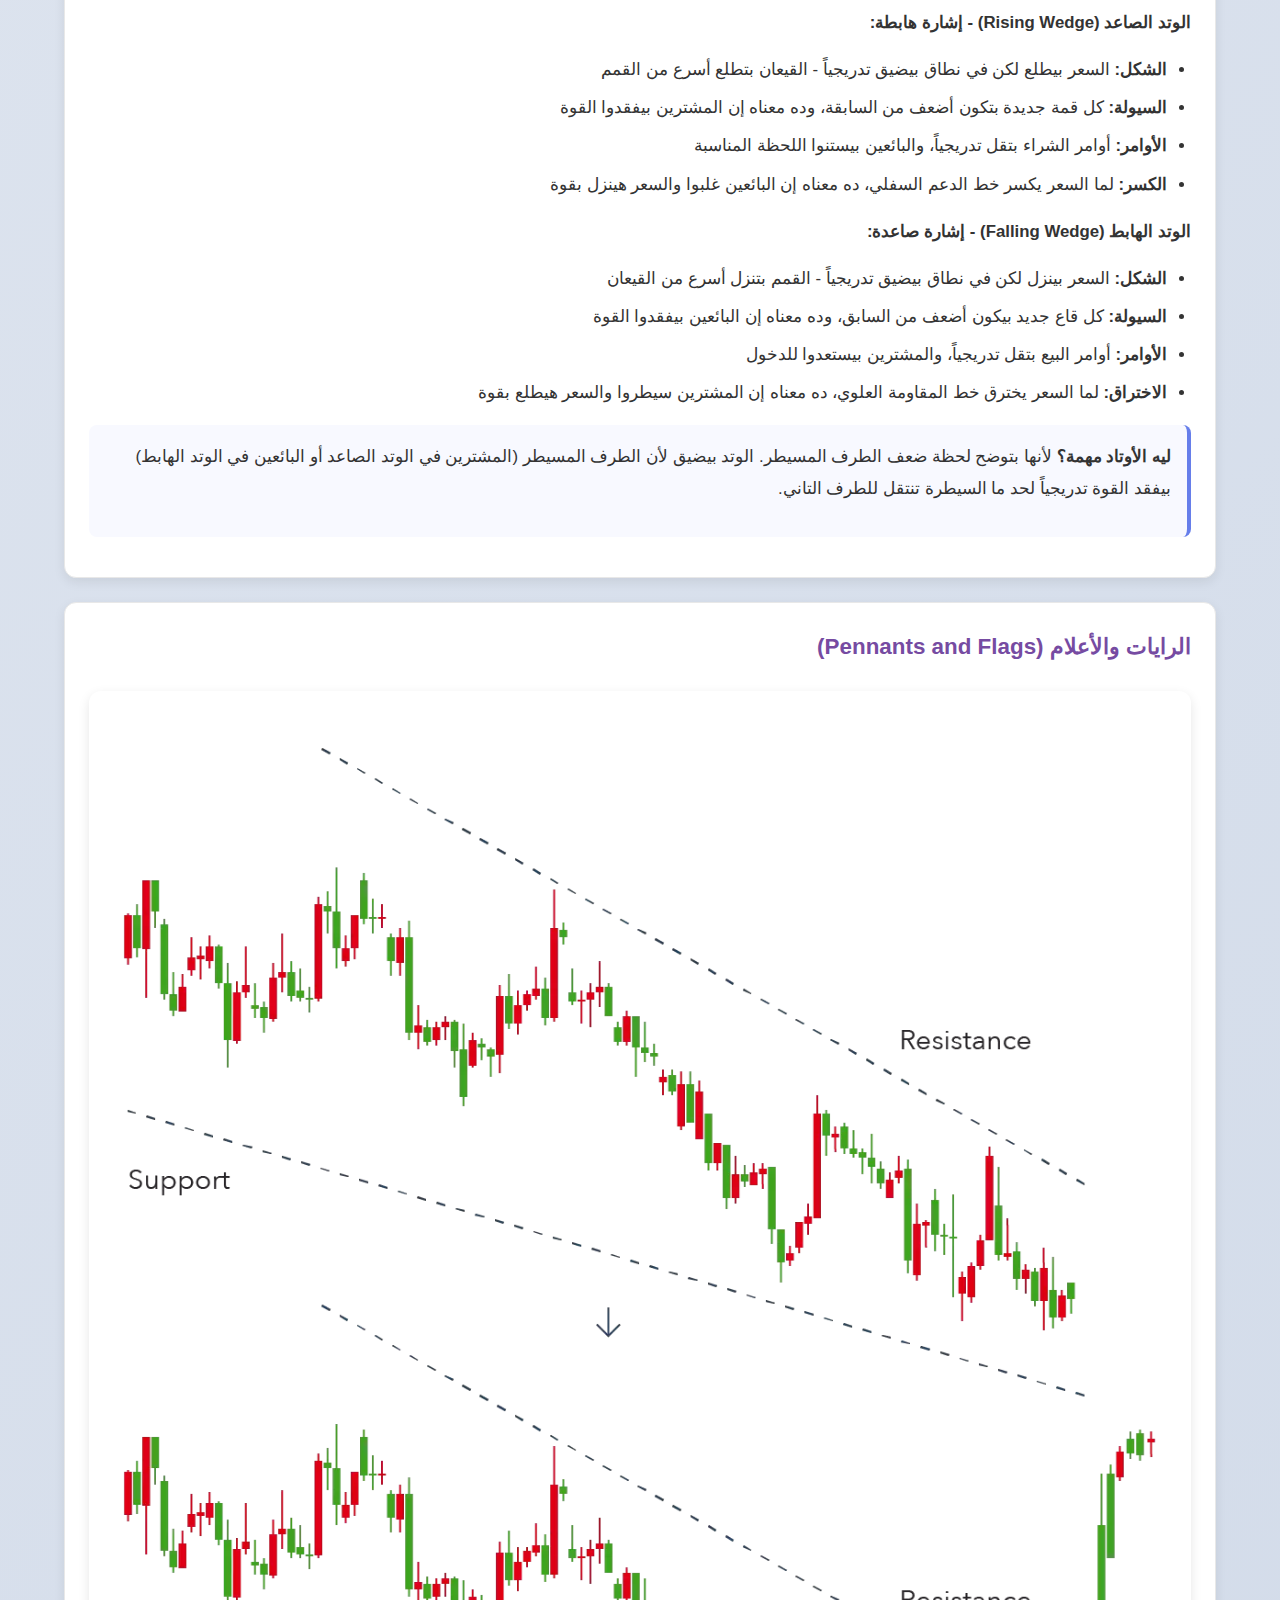
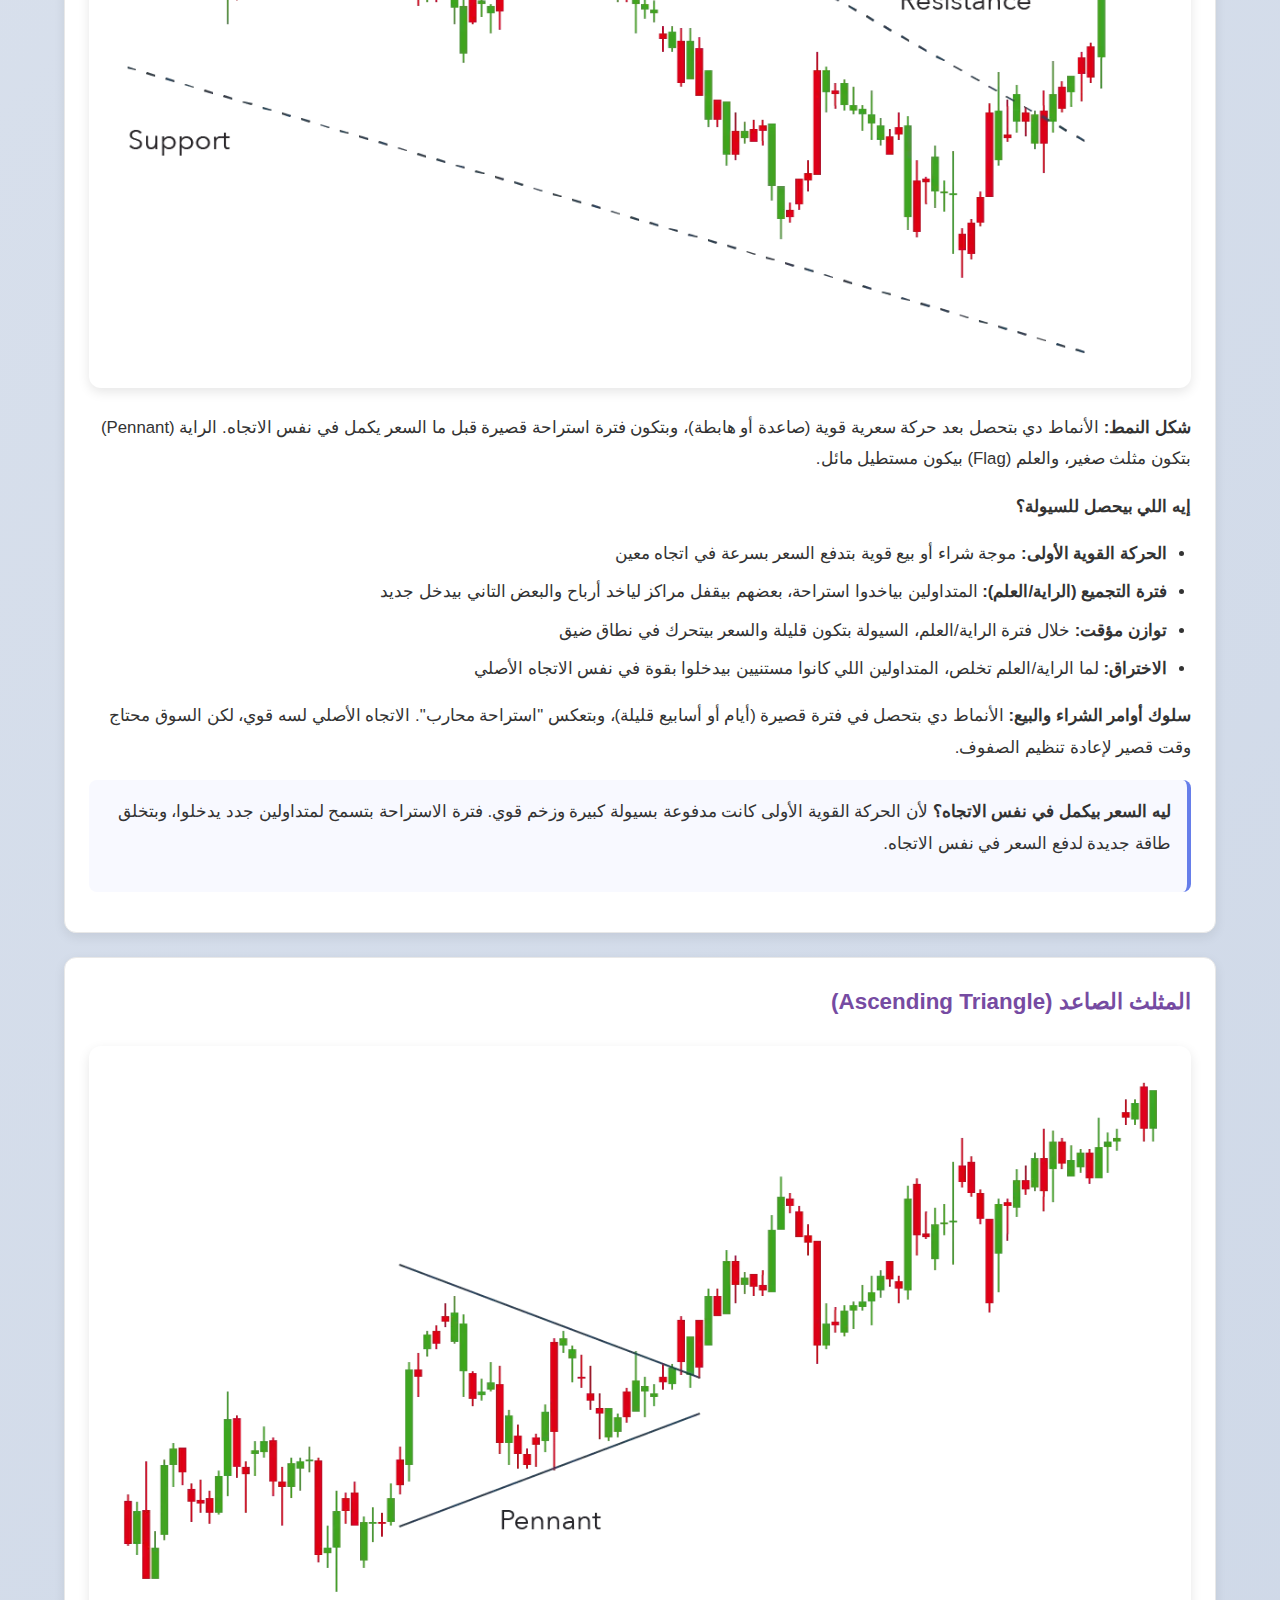
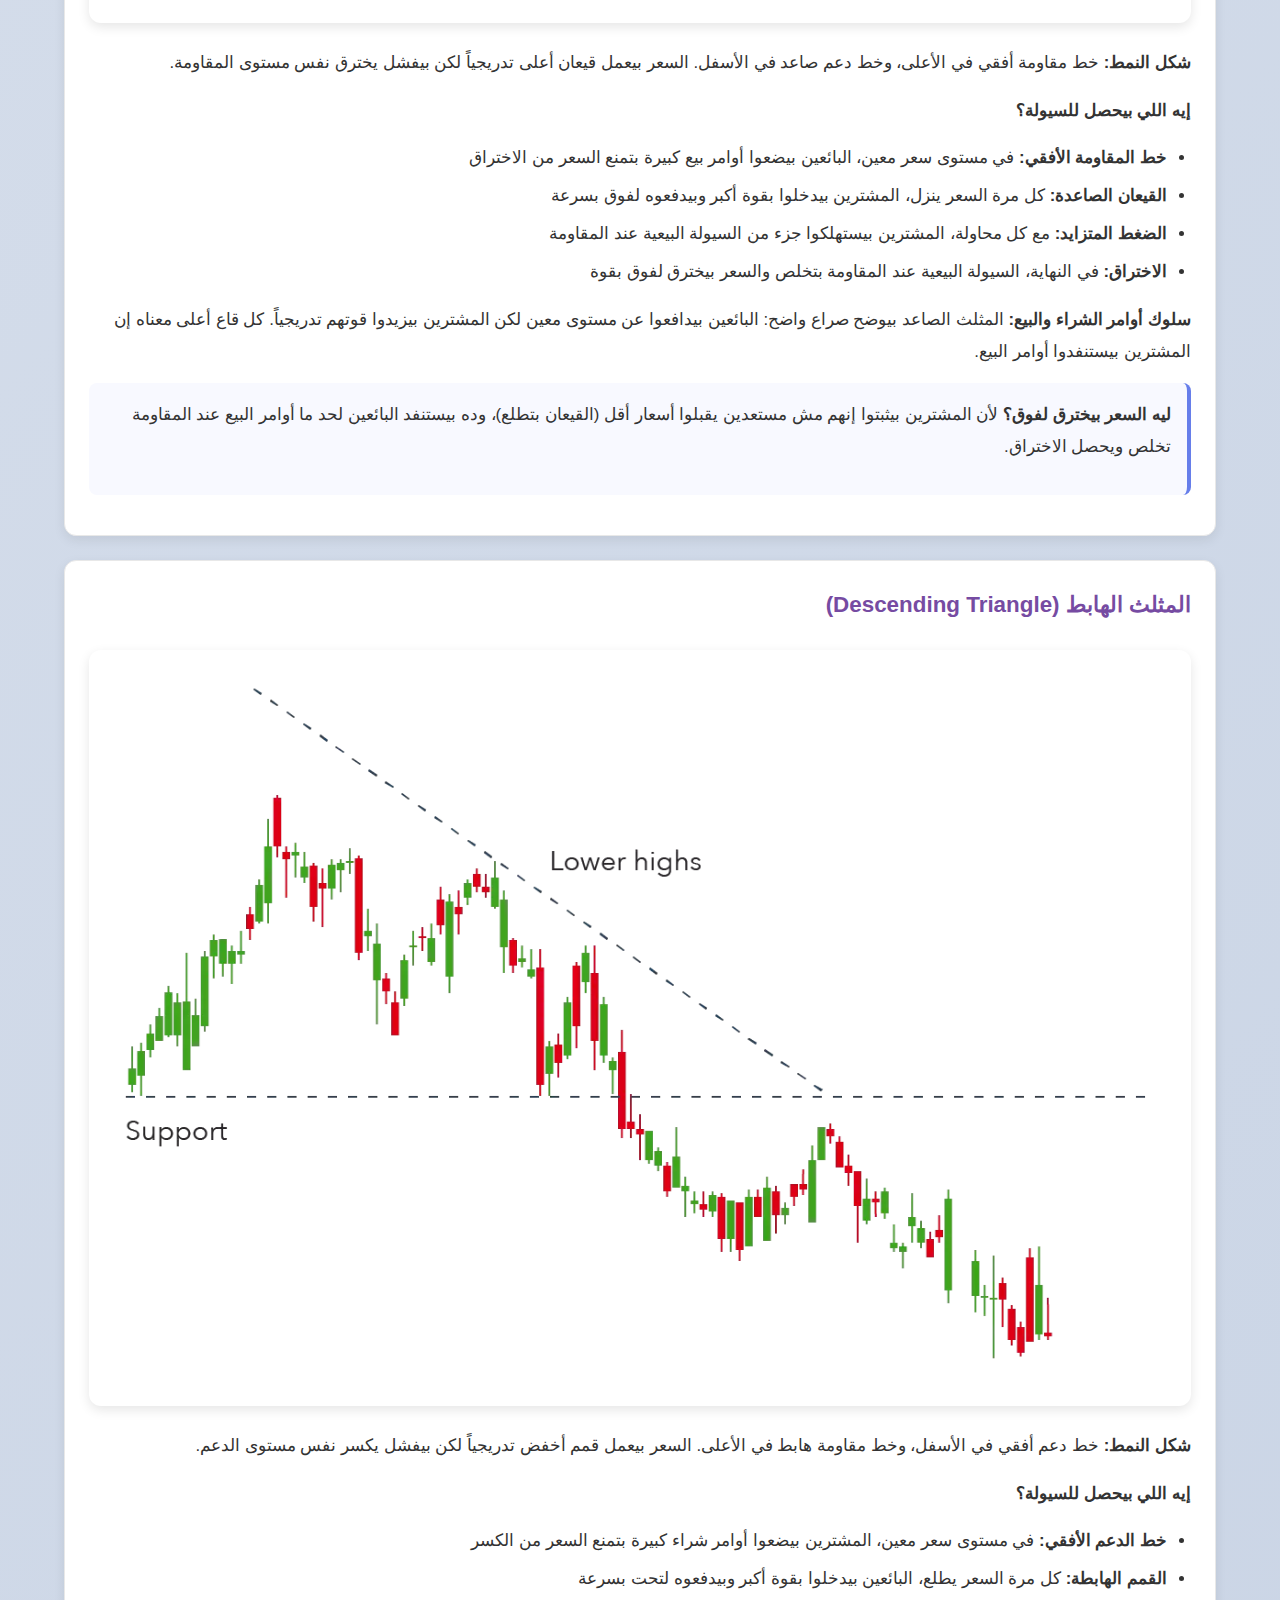
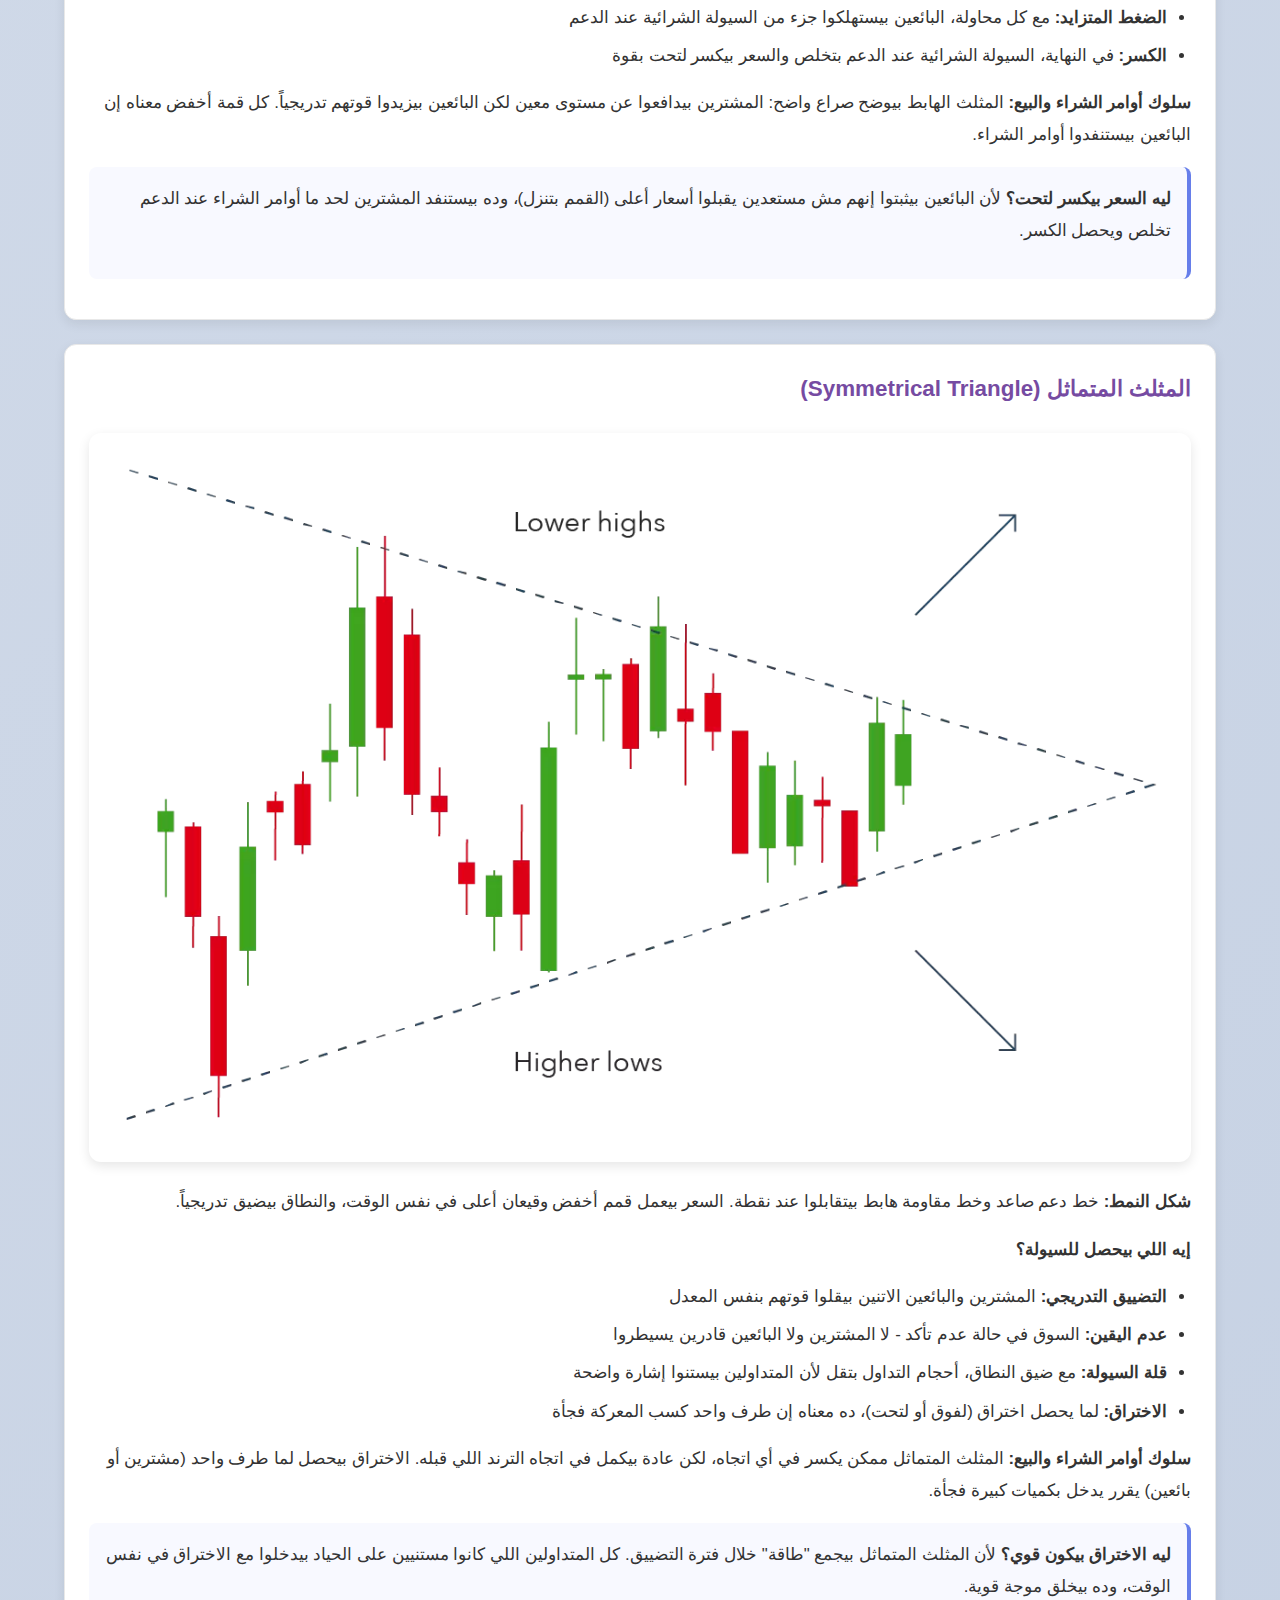
<file: trading-charts.html>
<!DOCTYPE html>
<html lang="ar" dir="rtl">
<head>
    <meta charset="UTF-8">
    <meta name="viewport" content="width=device-width, initial-scale=1.0">
    <title>أنماط الشارتات - تعليم تداول الأسهم</title>
    <link rel="stylesheet" href="assets/css/styles.css">
</head>
<body>
    <header>
        <h1>أنماط الشارتات المتقدمة</h1>
        <p>افهم حركة السيولة والأوامر من خلال أشكال الشارت المختلفة</p>
    </header>

    <nav>
        <ul>
            <li><a href="index.html">الرئيسية</a></li>
            <li><a href="tools.html">أدوات التداول</a></li>
            <li><a href="trading-charts.html" class="active">أنواع الشارتات الأساسية</a></li>
            <li><a href="candlesticks.html">الشموع اليابانية</a></li>
            <li><a href="strategies.html">استراتيجيات التداول</a></li>
            <li><a href="indicators.html">المؤشرات الاقتصادية</a></li>
            <li><a href="orders.html">أنواع الأوامر</a></li>
            <li><a href="cycles-hub.html">الدورات الاقتصادية</a></li>
            <li><a href="risk-management.html">إدارة المخاطر</a></li>
        </ul>
    </nav>

    <div class="container">
        <div class="card">
            <h2>مقدمة عن أنماط الشارتات المتقدمة</h2>
            <p>أنماط الشارتات هي أشكال بتتكرر على الرسم البياني للسعر وبتدينا فكرة عن حركة السيولة ومين المسيطر على السوق (المشترين ولا البائعين). هنشرح شويةأنماط : فهم <strong>ليه</strong> السعر بيتحرك بالشكل ده من خلال حركة السيولة والأوامر.</p>
            
            <div class="note-box">
                <p><strong>مهم تعرف:</strong> الأنماط دي مش مجرد أشكال على الرسم البياني. كل نمط بيعكس صراع حقيقي بين قوى العرض والطلب، وفهمك للسيولة هيساعدك تتخذ قرارات تداول أفضل.</p>
            </div>
        </div>

        <div class="card">
            <h3>القمة المزدوجة (Double Top)</h3>
            
            <div class="chart-image-container">
                <img src="resources/Double Top.webp" alt="Double Top Pattern" class="pattern-image">
            </div>
            
            <p><strong>شكل النمط:</strong> السعر بيطلع لقمة معينة، بعدين ينزل شوية، بعدين يحاول يطلع تاني للقمة نفسها تقريباً، لكن يفشل وينزل تاني. الشكل بيبقى زي حرف "M".</p>
            
            <p><strong>إيه اللي بيحصل للسيولة؟</strong></p>
            <ul>
                <li><strong>القمة الأولى:</strong> المشترين بيدفعوا السعر لفوق بقوة، لكن عند سعر معين البائعين الكبار (Smart Money) بيبدأوا يبيعوا كميات كبيرة</li>
                <li><strong>الهبوط الأول:</strong> ده بيحصل لما السيولة من المشترين تخلص عند القمة، فالسعر ينزل</li>
                <li><strong>المحاولة التانية:</strong> المشترين الجدد بيحاولوا يدفعوا السعر تاني لفوق، لكن البائعين الكبار لسه عندهم كميات يبيعوها</li>
                <li><strong>الكسر:</strong> لما السعر يفشل يعدي القمة السابقة ويبدأ ينزل، ده معناه إن البائعين غلبوا المشترين</li>
            </ul>
            
            <p><strong>سلوك أوامر الشراء والبيع:</strong> عند القمة التانية، أوامر البيع بتكون أكتر وأقوى من أوامر الشراء. الفلوس الذكية (Smart Money) بتخرج من السهم، والسيولة الجديدة مش كفاية تدفع السعر لفوق.</p>
            
            <div class="highlight-box">
                <p><strong>ليه السعر بينعكس؟</strong> لأن البائعين المحترفين بيستغلوا حماس المشترين الجدد عند القمة التانية عشان يبيعوا كمياتهم، وده بيخلي الضغط البيعي يغلب الضغط الشرائي.</p>
            </div>
        </div>

        <div class="card">
            <h3>القاع المزدوج (Double Bottom)</h3>
            
            <div class="chart-image-container">
                <img src="resources/Double Bottom.webp" alt="Double Bottom Pattern" class="pattern-image">
            </div>
            
            <p><strong>شكل النمط:</strong> السعر بينزل لقاع معين، بعدين يطلع شوية، بعدين ينزل تاني للقاع نفسه تقريباً، لكن ميقدرش يكسره وبيطلع بقوة. الشكل بيبقى زي حرف "W".</p>
            
            <p><strong>إيه اللي بيحصل للسيولة؟</strong></p>
            <ul>
                <li><strong>القاع الأول:</strong> البائعين بيدفعوا السعر لتحت بقوة، لكن عند سعر معين المشترين الكبار بيبدأوا يشتروا كميات كبيرة</li>
                <li><strong>الطلوع الأول:</strong> ده بيحصل لما السيولة من البائعين تخلص عند القاع، والمشترين يبدأوا يدفعوا السعر لفوق</li>
                <li><strong>المحاولة التانية:</strong> البائعين بيحاولوا يدفعوا السعر تاني لتحت، لكن المشترين الكبار بيشتروا أكتر</li>
                <li><strong>الاختراق:</strong> لما السعر يفشل ينزل تحت القاع السابق ويبدأ يطلع بقوة، ده معناه إن المشترين غلبوا البائعين</li>
            </ul>
            
            <p><strong>سلوك أوامر الشراء والبيع:</strong> عند القاع التاني، أوامر الشراء بتكون أكتر وأقوى من أوامر البيع. الفلوس الذكية بتدخل في السهم بكميات كبيرة، والضغط البيعي مش كفاية يدفع السعر لتحت أكتر.</p>
            
            <div class="highlight-box">
                <p><strong>ليه السعر بيطلع؟</strong> لأن المشترين المحترفين بيستغلوا خوف البائعين الجدد عند القاع التاني عشان يشتروا كميات كبيرة بأسعار رخيصة، وده بيخلي الضغط الشرائي يغلب الضغط البيعي.</p>
            </div>
        </div>

        <div class="card">
            <h3>الرأس والكتفين (Head and Shoulders)</h3>
            
            <div class="chart-image-container">
                <img src="resources/Head and Shoulders.webp" alt="Head and Shoulders Pattern" class="pattern-image">
            </div>
            
            <p><strong>شكل النمط:</strong> النمط ده عبارة عن 3 قمم: القمة الوسطانية (الرأس) أعلى من القمتين على الجانبين (الكتفين). بعد القمة التالتة، السعر بينزل ويكسر خط الرقبة (Neckline).</p>
            
            <p><strong>إيه اللي بيحصل للسيولة؟</strong></p>
            <ul>
                <li><strong>الكتف الأيسر:</strong> المشترين بيدفعوا السعر لقمة، وبعدين السيولة تقل فينزل شوية</li>
                <li><strong>الرأس (القمة العليا):</strong> موجة شراء جديدة قوية بتدفع السعر لأعلى قمة، لكن البائعين الكبار بيبدأوا يبيعوا بكميات ضخمة</li>
                <li><strong>الكتف الأيمن:</strong> محاولة ضعيفة من المشترين ترفع السعر، لكن مش بنفس القوة. السيولة الشرائية بدأت تخلص</li>
                <li><strong>كسر خط الرقبة:</strong> ده المؤشر الواضح إن البائعين سيطروا تماماً، والمشترين فقدوا السيطرة</li>
            </ul>
            
            <p><strong>سلوك أوامر الشراء والبيع:</strong> كل قمة بتكون أضعف من السابقة من ناحية قوة الشراء. عند الكتف الأيمن، المشترين مش قادرين يوصلوا لنفس مستوى الرأس، وده معناه إن الطلب بيقل والعرض بيزيد.</p>
            
            <div class="highlight-box">
                <p><strong>ليه السعر بينعكس؟</strong> لأن كل محاولة شرائية بتكون أضعف من اللي قبلها. الفلوس الذكية خرجت تدريجياً على المراحل الثلاثة، ولما السعر يكسر خط الرقبة، ده بيخلي المشترين المتبقيين يخافوا ويبيعوا، فالسعر ينزل بقوة.</p>
            </div>
        </div>

        <div class="card">
            <h3>القاع المدور (Rounding Bottom)</h3>
            
            <div class="chart-image-container">
                <img src="resources/Rounding Bottom.webp" alt="Rounding Bottom Pattern" class="pattern-image">
            </div>
            
            <p><strong>شكل النمط:</strong> السعر بيعمل قاع على شكل حرف "U" أو قوس مدور، بيبدأ بهبوط تدريجي، بعدين يستقر عند القاع، وبعدين يطلع تدريجياً بنفس الشكل المدور.</p>
            
            <p><strong>إيه اللي بيحصل للسيولة؟</strong></p>
            <ul>
                <li><strong>بداية النزول:</strong> البائعين بيسيطروا ويدفعوا السعر لتحت بشكل تدريجي، لكن مش بقوة كبيرة</li>
                <li><strong>منتصف القاع:</strong> السيولة البيعية بتبدأ تضعف تدريجياً، والمشترين الكبار بيبدأوا يجمعوا مراكز شراء ببطء وبحذر</li>
                <li><strong>الجزء الصاعد:</strong> المشترين بيبدأوا يزيدوا الضغط الشرائي تدريجياً، والبائعين خلصت سيولتهم البيعية</li>
                <li><strong>الاختراق:</strong> لما السعر يخترق أعلى نقطة في القاع المدور، ده معناه إن المشترين سيطروا بالكامل</li>
            </ul>
            
            <p><strong>سلوك أوامر الشراء والبيع:</strong> النمط ده بيحصل على فترة طويلة (أسابيع أو شهور)، وبيعكس تغيير تدريجي في معنويات السوق من التشاؤم للتفاؤل. الفلوس الذكية بتدخل ببطء عشان متحركش السعر بسرعة.</p>
            
            <div class="highlight-box">
                <p><strong>ليه السعر بيطلع؟</strong> لأن المشترين الكبار بيستغلوا فترة الاستقرار في القاع عشان يجمعوا كميات كبيرة من السهم بأسعار منخفضة، وده بيخلق طلب متزايد تدريجياً يدفع السعر لفوق.</p>
            </div>
        </div>

        <div class="card">
            <h3>الكوب والمقبض (Cup and Handle)</h3>
            
            <div class="chart-image-container">
                <img src="resources/Cup and Handle.webp" alt="Cup and Handle Pattern" class="pattern-image">
            </div>
            
            <p><strong>شكل النمط:</strong> النمط ده بيتكون من جزئين: الكوب (شكل U) والمقبض (تراجع بسيط بعد الكوب). الكوب شبه القاع المدور، والمقبض عبارة عن تصحيح بسيط قبل الاختراق.</p>
            
            <p><strong>إيه اللي بيحصل للسيولة؟</strong></p>
            <ul>
                <li><strong>الكوب:</strong> بينفس سلوك القاع المدور - السيولة البيعية بتخلص تدريجياً والمشترين بيدخلوا ببطء</li>
                <li><strong>المقبض (التراجع الصغير):</strong> بعد ما السعر يطلع من الكوب، بعض المشترين الأوائل بيقفلوا مراكزهم لياخدوا أرباحهم، فالسعر بيتراجع شوية</li>
                <li><strong>ثبات المقبض:</strong> التراجع ده بيكون محدود لأن المشترين الجدد بيستنوا الفرصة دي عشان يدخلوا</li>
                <li><strong>الاختراق النهائي:</strong> لما السعر يخترق قمة المقبض، ده معناه إن موجة شراء قوية جديدة بدأت</li>
            </ul>
            
            <p><strong>سلوك أوامر الشراء والبيع:</strong> المقبض بيعمل "اختبار" لقوة المشترين. لو المشترين قدروا يمنعوا السعر من النزول كتير في المقبض، ده معناه إن فيه طلب قوي وثقة في السهم.</p>
            
            <div class="highlight-box">
                <p><strong>ليه السعر بيطلع بقوة؟</strong> لأن النمط ده بيجمع بين فترة تجميع طويلة (الكوب) واختبار نهائي للصبر (المقبض). لما السعر يخترق، المتداولين اللي كانوا مستنيين يأكدوا القوة بيدخلوا بكميات كبيرة.</p>
            </div>
        </div>

        <div class="card">
            <h3>الأوتاد (Wedges)</h3>
            
            <div class="chart-image-container">
                <img src="resources/Wedges.webp" alt="Wedges Pattern" class="pattern-image">
            </div>
            
            <p><strong>شكل النمط:</strong> الوتد عبارة عن خطين متقاربين (واحد دعم والتاني مقاومة) بيضيقوا على السعر. فيه نوعين: الوتد الصاعد (Rising Wedge) والوتد الهابط (Falling Wedge).</p>
            
            <p><strong>الوتد الصاعد (Rising Wedge) - إشارة هابطة:</strong></p>
            <ul>
                <li><strong>الشكل:</strong> السعر بيطلع لكن في نطاق بيضيق تدريجياً - القيعان بتطلع أسرع من القمم</li>
                <li><strong>السيولة:</strong> كل قمة جديدة بتكون أضعف من السابقة، وده معناه إن المشترين بيفقدوا القوة</li>
                <li><strong>الأوامر:</strong> أوامر الشراء بتقل تدريجياً، والبائعين بيستنوا اللحظة المناسبة</li>
                <li><strong>الكسر:</strong> لما السعر يكسر خط الدعم السفلي، ده معناه إن البائعين غلبوا والسعر هينزل بقوة</li>
            </ul>
            
            <p><strong>الوتد الهابط (Falling Wedge) - إشارة صاعدة:</strong></p>
            <ul>
                <li><strong>الشكل:</strong> السعر بينزل لكن في نطاق بيضيق تدريجياً - القمم بتنزل أسرع من القيعان</li>
                <li><strong>السيولة:</strong> كل قاع جديد بيكون أضعف من السابق، وده معناه إن البائعين بيفقدوا القوة</li>
                <li><strong>الأوامر:</strong> أوامر البيع بتقل تدريجياً، والمشترين بيستعدوا للدخول</li>
                <li><strong>الاختراق:</strong> لما السعر يخترق خط المقاومة العلوي، ده معناه إن المشترين سيطروا والسعر هيطلع بقوة</li>
            </ul>
            
            <div class="highlight-box">
                <p><strong>ليه الأوتاد مهمة؟</strong> لأنها بتوضح لحظة ضعف الطرف المسيطر. الوتد بيضيق لأن الطرف المسيطر (المشترين في الوتد الصاعد أو البائعين في الوتد الهابط) بيفقد القوة تدريجياً لحد ما السيطرة تنتقل للطرف التاني.</p>
            </div>
        </div>

        <div class="card">
            <h3>الرايات والأعلام (Pennants and Flags)</h3>
            
            <div class="chart-image-container">
                <img src="resources/Pennant or Flags.webp" alt="Pennant and Flags Pattern" class="pattern-image">
            </div>
            
            <p><strong>شكل النمط:</strong> الأنماط دي بتحصل بعد حركة سعرية قوية (صاعدة أو هابطة)، وبتكون فترة استراحة قصيرة قبل ما السعر يكمل في نفس الاتجاه. الراية (Pennant) بتكون مثلث صغير، والعلم (Flag) بيكون مستطيل مائل.</p>
            
            <p><strong>إيه اللي بيحصل للسيولة؟</strong></p>
            <ul>
                <li><strong>الحركة القوية الأولى:</strong> موجة شراء أو بيع قوية بتدفع السعر بسرعة في اتجاه معين</li>
                <li><strong>فترة التجميع (الراية/العلم):</strong> المتداولين بياخدوا استراحة، بعضهم بيقفل مراكز لياخد أرباح والبعض التاني بيدخل جديد</li>
                <li><strong>توازن مؤقت:</strong> خلال فترة الراية/العلم، السيولة بتكون قليلة والسعر بيتحرك في نطاق ضيق</li>
                <li><strong>الاختراق:</strong> لما الراية/العلم تخلص، المتداولين اللي كانوا مستنيين بيدخلوا بقوة في نفس الاتجاه الأصلي</li>
            </ul>
            
            <p><strong>سلوك أوامر الشراء والبيع:</strong> الأنماط دي بتحصل في فترة قصيرة (أيام أو أسابيع قليلة)، وبتعكس "استراحة محارب". الاتجاه الأصلي لسه قوي، لكن السوق محتاج وقت قصير لإعادة تنظيم الصفوف.</p>
            
            <div class="highlight-box">
                <p><strong>ليه السعر بيكمل في نفس الاتجاه؟</strong> لأن الحركة القوية الأولى كانت مدفوعة بسيولة كبيرة وزخم قوي. فترة الاستراحة بتسمح لمتداولين جدد يدخلوا، وبتخلق طاقة جديدة لدفع السعر في نفس الاتجاه.</p>
            </div>
        </div>

        <div class="card">
            <h3>المثلث الصاعد (Ascending Triangle)</h3>
            
            <div class="chart-image-container">
                <img src="resources/Ascending Triangle.webp" alt="Ascending Triangle Pattern" class="pattern-image">
            </div>
            
            <p><strong>شكل النمط:</strong> خط مقاومة أفقي في الأعلى، وخط دعم صاعد في الأسفل. السعر بيعمل قيعان أعلى تدريجياً لكن بيفشل يخترق نفس مستوى المقاومة.</p>
            
            <p><strong>إيه اللي بيحصل للسيولة؟</strong></p>
            <ul>
                <li><strong>خط المقاومة الأفقي:</strong> في مستوى سعر معين، البائعين بيضعوا أوامر بيع كبيرة بتمنع السعر من الاختراق</li>
                <li><strong>القيعان الصاعدة:</strong> كل مرة السعر ينزل، المشترين بيدخلوا بقوة أكبر وبيدفعوه لفوق بسرعة</li>
                <li><strong>الضغط المتزايد:</strong> مع كل محاولة، المشترين بيستهلكوا جزء من السيولة البيعية عند المقاومة</li>
                <li><strong>الاختراق:</strong> في النهاية، السيولة البيعية عند المقاومة بتخلص والسعر بيخترق لفوق بقوة</li>
            </ul>
            
            <p><strong>سلوك أوامر الشراء والبيع:</strong> المثلث الصاعد بيوضح صراع واضح: البائعين بيدافعوا عن مستوى معين لكن المشترين بيزيدوا قوتهم تدريجياً. كل قاع أعلى معناه إن المشترين بيستنفدوا أوامر البيع.</p>
            
            <div class="highlight-box">
                <p><strong>ليه السعر بيخترق لفوق؟</strong> لأن المشترين بيثبتوا إنهم مش مستعدين يقبلوا أسعار أقل (القيعان بتطلع)، وده بيستنفد البائعين لحد ما أوامر البيع عند المقاومة تخلص ويحصل الاختراق.</p>
            </div>
        </div>

        <div class="card">
            <h3>المثلث الهابط (Descending Triangle)</h3>
            
            <div class="chart-image-container">
                <img src="resources/Descending Triangle.webp" alt="Descending Triangle Pattern" class="pattern-image">
            </div>
            
            <p><strong>شكل النمط:</strong> خط دعم أفقي في الأسفل، وخط مقاومة هابط في الأعلى. السعر بيعمل قمم أخفض تدريجياً لكن بيفشل يكسر نفس مستوى الدعم.</p>
            
            <p><strong>إيه اللي بيحصل للسيولة؟</strong></p>
            <ul>
                <li><strong>خط الدعم الأفقي:</strong> في مستوى سعر معين، المشترين بيضعوا أوامر شراء كبيرة بتمنع السعر من الكسر</li>
                <li><strong>القمم الهابطة:</strong> كل مرة السعر يطلع، البائعين بيدخلوا بقوة أكبر وبيدفعوه لتحت بسرعة</li>
                <li><strong>الضغط المتزايد:</strong> مع كل محاولة، البائعين بيستهلكوا جزء من السيولة الشرائية عند الدعم</li>
                <li><strong>الكسر:</strong> في النهاية، السيولة الشرائية عند الدعم بتخلص والسعر بيكسر لتحت بقوة</li>
            </ul>
            
            <p><strong>سلوك أوامر الشراء والبيع:</strong> المثلث الهابط بيوضح صراع واضح: المشترين بيدافعوا عن مستوى معين لكن البائعين بيزيدوا قوتهم تدريجياً. كل قمة أخفض معناه إن البائعين بيستنفدوا أوامر الشراء.</p>
            
            <div class="highlight-box">
                <p><strong>ليه السعر بيكسر لتحت؟</strong> لأن البائعين بيثبتوا إنهم مش مستعدين يقبلوا أسعار أعلى (القمم بتنزل)، وده بيستنفد المشترين لحد ما أوامر الشراء عند الدعم تخلص ويحصل الكسر.</p>
            </div>
        </div>

        <div class="card">
            <h3>المثلث المتماثل (Symmetrical Triangle)</h3>
            
            <div class="chart-image-container">
                <img src="resources/Symmetrical Triangle.webp" alt="Symmetrical Triangle Pattern" class="pattern-image">
            </div>
            
            <p><strong>شكل النمط:</strong> خط دعم صاعد وخط مقاومة هابط بيتقابلوا عند نقطة. السعر بيعمل قمم أخفض وقيعان أعلى في نفس الوقت، والنطاق بيضيق تدريجياً.</p>
            
            <p><strong>إيه اللي بيحصل للسيولة؟</strong></p>
            <ul>
                <li><strong>التضييق التدريجي:</strong> المشترين والبائعين الاتنين بيقلوا قوتهم بنفس المعدل</li>
                <li><strong>عدم اليقين:</strong> السوق في حالة عدم تأكد - لا المشترين ولا البائعين قادرين يسيطروا</li>
                <li><strong>قلة السيولة:</strong> مع ضيق النطاق، أحجام التداول بتقل لأن المتداولين بيستنوا إشارة واضحة</li>
                <li><strong>الاختراق:</strong> لما يحصل اختراق (لفوق أو لتحت)، ده معناه إن طرف واحد كسب المعركة فجأة</li>
            </ul>
            
            <p><strong>سلوك أوامر الشراء والبيع:</strong> المثلث المتماثل ممكن يكسر في أي اتجاه، لكن عادة بيكمل في اتجاه الترند اللي قبله. الاختراق بيحصل لما طرف واحد (مشترين أو بائعين) يقرر يدخل بكميات كبيرة فجأة.</p>
            
            <div class="highlight-box">
                <p><strong>ليه الاختراق بيكون قوي؟</strong> لأن المثلث المتماثل بيجمع "طاقة" خلال فترة التضييق. كل المتداولين اللي كانوا مستنيين على الحياد بيدخلوا مع الاختراق في نفس الوقت، وده بيخلق موجة قوية.</p>
            </div>
        </div>

        <div class="card">
            <h2>نقاط مهمة للدعم والمقاومة في الأنماط المتقدمة</h2>
            
            <p><strong>الدعم والمقاومة الديناميكية:</strong> في الأنماط زي المثلثات والأوتاد، خطوط الدعم والمقاومة مش ثابتة - هي بتتحرك مع الوقت. ده معناه إن المتداولين لازم يحدثوا تحليلهم باستمرار.</p>
            
            <p><strong>حجم التداول (Volume):</strong> أي نمط بيكون أقوى لو مصحوب بحجم تداول كبير. لما يحصل اختراق أو كسر مع حجم تداول عالي، ده معناه إن السيولة الحقيقية موجودة وراء الحركة.</p>
            
            <p><strong>الأهداف السعرية:</strong> بعد اختراق أي نمط، الهدف السعري المتوقع عادة بيكون بنفس ارتفاع النمط نفسه. مثلاً، لو مثلث صاعد ارتفاعه 10 جنيه، الهدف بعد الاختراق هيكون 10 جنيه فوق نقطة الاختراق.</p>
            
            <div class="note-box">
                <p><strong>تذكر:</strong> كل الأنماط المتقدمة دي بتعكس نفس المبدأ الأساسي - صراع بين المشترين والبائعين، وحركة السيولة من طرف للتاني. فهمك لهذا الصراع أهم من حفظ شكل النمط.</p>
            </div>
        </div>

        <div class="card">
            <h2>خلاصة مهمة</h2>
            <p>الأنماط المتقدمة دي بتوفر لك رؤية أعمق لسلوك السوق وحركة السيولة. كل نمط بيحكي قصة مختلفة عن الصراع بين قوى العرض والطلب:</p>
            
            <ul>
                <li><strong>القاع المدور والكوب والمقبض:</strong> بيوضحوا تغيير تدريجي في معنويات السوق</li>
                <li><strong>الأوتاد:</strong> بتوضح ضعف الطرف المسيطر وانتقال السيطرة</li>
                <li><strong>الرايات والأعلام:</strong> بتوضح استراحة قصيرة في اتجاه قوي</li>
                <li><strong>المثلثات:</strong> بتوضح صراع متوازن بيحسم لصالح طرف في النهاية</li>
                <li><strong>القمة المزدوجة والقاع المزدوج:</strong> بتوضح فشل السعر في تجاوز مستوى معين مرتين</li>
                <li><strong>الرأس والكتفين:</strong> بيوضح ضعف تدريجي للمشترين على ثلاث مراحل</li>
            </ul>
            
            <div class="highlight-box">
                <p><strong>النصيحة الذهبية:</strong> متعتمدش على نمط واحد بس. استخدم الأنماط دي مع التحليل الفني التاني (مؤشرات، حجم التداول، مستويات دعم ومقاومة إضافية) وإدارة مخاطر صحيحة عشان تزيد فرص نجاحك.</p>
            </div>
        </div>
    </div>

    <footer>
        <p>© 2026 موقع تعليم تداول الأسهم - محتوى تعليمي فقط</p>
        <p>التداول في الأسواق المالية ينطوي على مخاطر - استثمر بحذر</p>
        <div style="margin-top: 1.5rem; padding-top: 1.5rem; border-top: 1px solid rgba(255,255,255,0.2);">
            <p style="margin: 0.5rem 0;"><strong>Ahmed Eltaher</strong></p>
            <p style="margin: 0.5rem 0;">
                <a href="https://wa.me/4915154346438" target="_blank" style="color: white; text-decoration: none;">
                    📱 +4915154346438
                </a>
            </p>
            <p style="margin: 0.5rem 0;">
                <a href="mailto:ahmedmahmoud.eltaher@gmail.com" style="color: white; text-decoration: none;">
                    ✉️ ahmedmahmoud.eltaher@gmail.com
                </a>
            </p>
        </div>
    </footer>

    <script src="assets/js/main.js"></script>
</body>
</html>
</file>
<file: assets/css/styles.css>
/* Global Styles - RTL Arabic Design */

* {
  margin: 0;
  padding: 0;
  box-sizing: border-box;
}

body {
  direction: rtl;
  text-align: right;
  font-family: 'Segoe UI', Tahoma, Geneva, Verdana, sans-serif;
  background: linear-gradient(135deg, #f5f7fa 0%, #c3cfe2 100%);
  color: #333;
  line-height: 1.8;
  min-height: 100vh;
}

/* Header Styles */
header {
  background: linear-gradient(135deg, #667eea 0%, #764ba2 100%);
  color: white;
  padding: 2rem 0;
  box-shadow: 0 4px 12px rgba(0,0,0,0.15);
  margin-bottom: 2rem;
}

header h1 {
  text-align: center;
  font-size: 2.5rem;
  margin-bottom: 0.5rem;
  text-shadow: 2px 2px 4px rgba(0,0,0,0.2);
}

header p {
  text-align: center;
  font-size: 1.1rem;
  opacity: 0.95;
}

/* Navigation Styles */
nav {
  background: #ffffff;
  padding: 1rem 0;
  box-shadow: 0 2px 8px rgba(0,0,0,0.1);
  margin-bottom: 2rem;
}

nav ul {
  list-style: none;
  display: flex;
  justify-content: center;
  flex-wrap: wrap;
  gap: 1rem;
  padding: 0 1rem;
}

nav li {
  display: inline-block;
}

nav a {
  display: block;
  padding: 0.75rem 1.5rem;
  color: #667eea;
  text-decoration: none;
  border-radius: 8px;
  font-weight: 600;
  transition: all 0.3s ease;
  border: 2px solid transparent;
}

nav a:hover {
  background: #667eea;
  color: white;
  border-color: #667eea;
  transform: translateY(-2px);
  box-shadow: 0 4px 8px rgba(102, 126, 234, 0.3);
}

nav a.active {
  background: #667eea;
  color: white;
}

/* Container Styles */
.container {
  max-width: 1200px;
  margin: 0 auto;
  padding: 0 1.5rem 2rem 1.5rem;
}

/* Card Styles */
.card {
  background: #ffffff;
  border-radius: 12px;
  padding: 1.5rem;
  margin-bottom: 1.5rem;
  box-shadow: 0 4px 12px rgba(0,0,0,0.08);
  transition: all 0.3s ease;
  border: 1px solid #e8e8e8;
}

.card:hover {
  transform: translateY(-4px);
  box-shadow: 0 8px 20px rgba(0,0,0,0.12);
}

.card h2 {
  color: #667eea;
  margin-bottom: 1rem;
  font-size: 1.8rem;
  border-bottom: 3px solid #667eea;
  padding-bottom: 0.5rem;
}

.card h3 {
  color: #764ba2;
  margin-bottom: 0.75rem;
  font-size: 1.4rem;
}

.card p {
  margin-bottom: 1rem;
  font-size: 1.05rem;
  line-height: 1.9;
}

.card ul {
  margin-right: 1.5rem;
  margin-bottom: 1rem;
}

.card li {
  margin-bottom: 0.5rem;
  font-size: 1.05rem;
}

/* Navigation Cards - Special Style */
.nav-cards {
  display: grid;
  grid-template-columns: repeat(auto-fit, minmax(280px, 1fr));
  gap: 1.5rem;
  margin-top: 2rem;
}

.nav-card {
  background: linear-gradient(135deg, #667eea 0%, #764ba2 100%);
  color: white;
  padding: 2rem;
  border-radius: 12px;
  text-align: center;
  text-decoration: none;
  display: block;
  transition: all 0.3s ease;
  box-shadow: 0 4px 12px rgba(102, 126, 234, 0.3);
}

.nav-card:hover {
  transform: translateY(-8px);
  box-shadow: 0 12px 24px rgba(102, 126, 234, 0.4);
}

.nav-card h3 {
  color: white;
  font-size: 1.6rem;
  margin-bottom: 0.75rem;
}

.nav-card p {
  color: rgba(255,255,255,0.95);
  font-size: 1.1rem;
}

/* External Links */
.external-link {
  display: inline-block;
  color: #667eea;
  text-decoration: none;
  font-weight: 600;
  padding: 0.5rem 1rem;
  border: 2px solid #667eea;
  border-radius: 8px;
  margin-top: 0.5rem;
  transition: all 0.3s ease;
}

.external-link:hover {
  background: #667eea;
  color: white;
  transform: translateX(-4px);
}

/* Footer */
footer {
  background: #2c3e50;
  color: white;
  text-align: center;
  padding: 2rem;
  margin-top: 3rem;
}

footer p {
  font-size: 0.95rem;
  opacity: 0.9;
}

/* Responsive Design */
@media (max-width: 768px) {
  header h1 {
    font-size: 2rem;
  }
  
  header p {
    font-size: 1rem;
  }
  
  nav ul {
    flex-direction: column;
    align-items: center;
  }
  
  .card h2 {
    font-size: 1.5rem;
  }
  
  .card h3 {
    font-size: 1.2rem;
  }
  
  .nav-cards {
    grid-template-columns: 1fr;
  }
}

/* Highlight Box */
.highlight-box {
  background: #f8f9ff;
  border-right: 4px solid #667eea;
  padding: 1rem;
  margin: 1rem 0;
  border-radius: 8px;
}

/* Warning/Note Box */
.note-box {
  background: #fff3cd;
  border-right: 4px solid #ffc107;
  padding: 1rem;
  margin: 1rem 0;
  border-radius: 8px;
  color: #856404;
}
/* Chart Image Container */
.chart-image-container {
  width: 100%;
  margin: 1.5rem 0;
  border-radius: 12px;
  overflow: hidden;
  box-shadow: 0 4px 12px rgba(0,0,0,0.1);
  transition: transform 0.3s ease, box-shadow 0.3s ease;
}

.chart-image-container:hover {
  transform: translateY(-5px);
  box-shadow: 0 8px 20px rgba(0,0,0,0.15);
}

.pattern-image {
  width: 100%;
  height: auto;
  display: block;
  object-fit: cover;
}
/* Comparison Table */
.comparison-table {
  width: 100%;
  border-collapse: collapse;
  margin: 1.5rem 0;
  background: white;
  box-shadow: 0 2px 8px rgba(0,0,0,0.1);
  border-radius: 8px;
  overflow: hidden;
}

.comparison-table thead {
  background: linear-gradient(135deg, #667eea 0%, #764ba2 100%);
  color: white;
}

.comparison-table th {
  padding: 1rem;
  text-align: right;
  font-weight: bold;
  font-size: 1rem;
}

.comparison-table td {
  padding: 1rem;
  text-align: right;
  border-bottom: 1px solid #e0e0e0;
}

.comparison-table tbody tr:hover {
  background: #f8f9fa;
  transition: background 0.3s ease;
}

.comparison-table tbody tr:last-child td {
  border-bottom: none;
}

/* Animated Chart Styles */
.animated-chart {
  background: linear-gradient(135deg, #f8f9fa 0%, #e9ecef 100%);
  border-radius: 15px;
  padding: 20px;
  margin: 20px 0;
  box-shadow: 0 4px 15px rgba(0,0,0,0.1);
}

.chart-title {
  text-align: center;
  font-size: 1.3rem;
  font-weight: bold;
  color: #667eea;
  margin-bottom: 15px;
}

.order-chart {
  width: 100%;
  max-width: 500px;
  height: auto;
  margin: 0 auto;
  display: block;
}

.chart-legend {
  display: flex;
  justify-content: center;
  flex-wrap: wrap;
  gap: 15px;
  margin-top: 15px;
  padding-top: 15px;
  border-top: 1px solid #ddd;
}

.legend-item {
  display: flex;
  align-items: center;
  gap: 8px;
  font-size: 0.9rem;
  color: #555;
}

.legend-color {
  width: 20px;
  height: 12px;
  border-radius: 3px;
  display: inline-block;
}

@media (max-width: 768px) {
  .chart-title {
    font-size: 1.1rem;
  }
  
  .chart-legend {
    flex-direction: column;
    align-items: center;
  }
}

/* Flowchart Styles */
.flowchart {
  display: flex;
  flex-direction: column;
  align-items: center;
  gap: 0;
  margin: 1.5rem 0;
}

.flowchart-step {
  display: flex;
  align-items: center;
  gap: 1rem;
  background: linear-gradient(135deg, #f8f9ff 0%, #eef1ff 100%);
  border: 2px solid #667eea;
  border-radius: 12px;
  padding: 1.2rem 1.5rem;
  width: 100%;
  max-width: 550px;
  transition: all 0.3s ease;
}

.flowchart-step:hover {
  transform: scale(1.03);
  box-shadow: 0 6px 18px rgba(102, 126, 234, 0.25);
}

.flowchart-step-loop {
  border-color: #764ba2;
  background: linear-gradient(135deg, #faf8ff 0%, #f3eeff 100%);
}

.step-number {
  background: linear-gradient(135deg, #667eea 0%, #764ba2 100%);
  color: white;
  width: 40px;
  height: 40px;
  border-radius: 50%;
  display: flex;
  align-items: center;
  justify-content: center;
  font-weight: bold;
  font-size: 1.2rem;
  flex-shrink: 0;
}

.step-content {
  display: flex;
  flex-direction: column;
  gap: 0.3rem;
}

.step-content strong {
  color: #667eea;
  font-size: 1.1rem;
}

.step-content span {
  color: #666;
  font-size: 0.95rem;
}

.flowchart-arrow {
  font-size: 1.5rem;
  color: #667eea;
  margin: 0.3rem 0;
  text-align: center;
}

.flowchart-loop-arrow {
  color: #764ba2;
  font-size: 1.6rem;
}

@media (max-width: 768px) {
  .flowchart-step {
    padding: 1rem;
  }

  .step-content strong {
    font-size: 1rem;
  }

  .step-content span {
    font-size: 0.85rem;
  }
}
</file>
